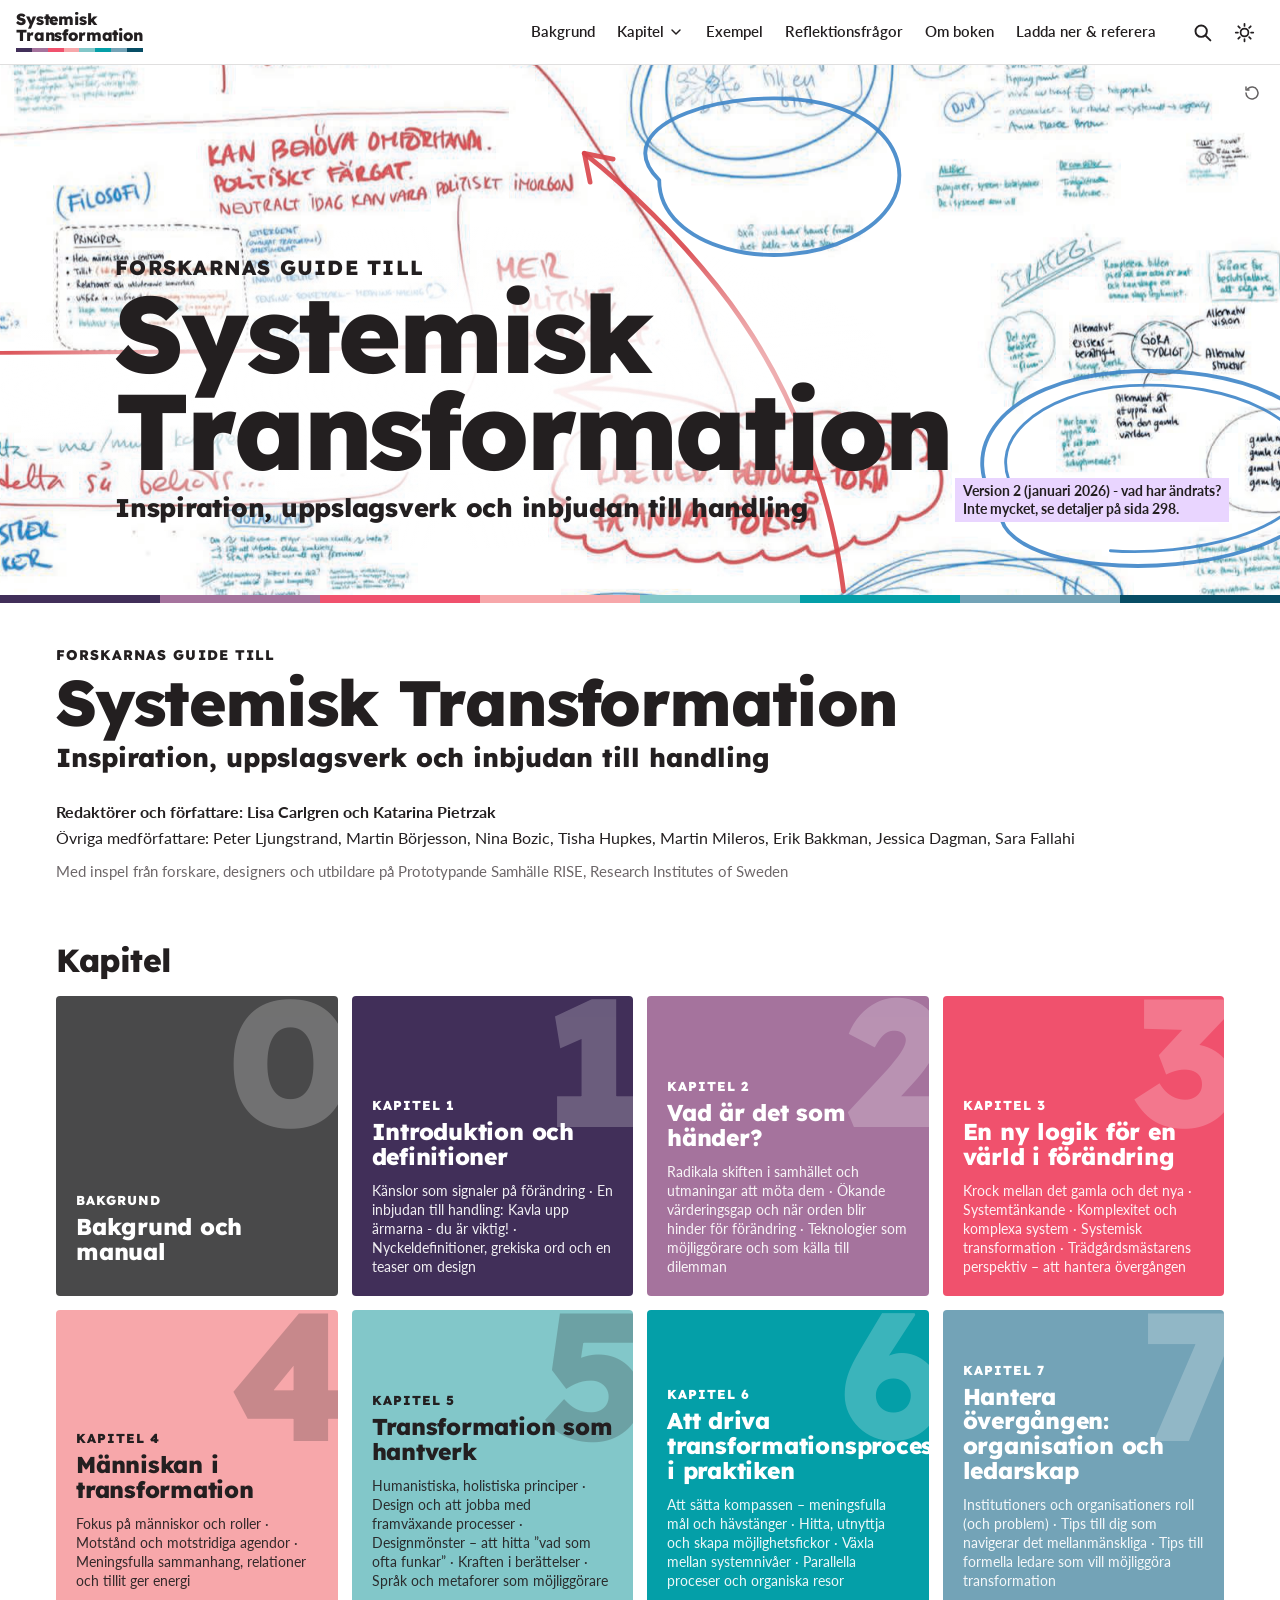
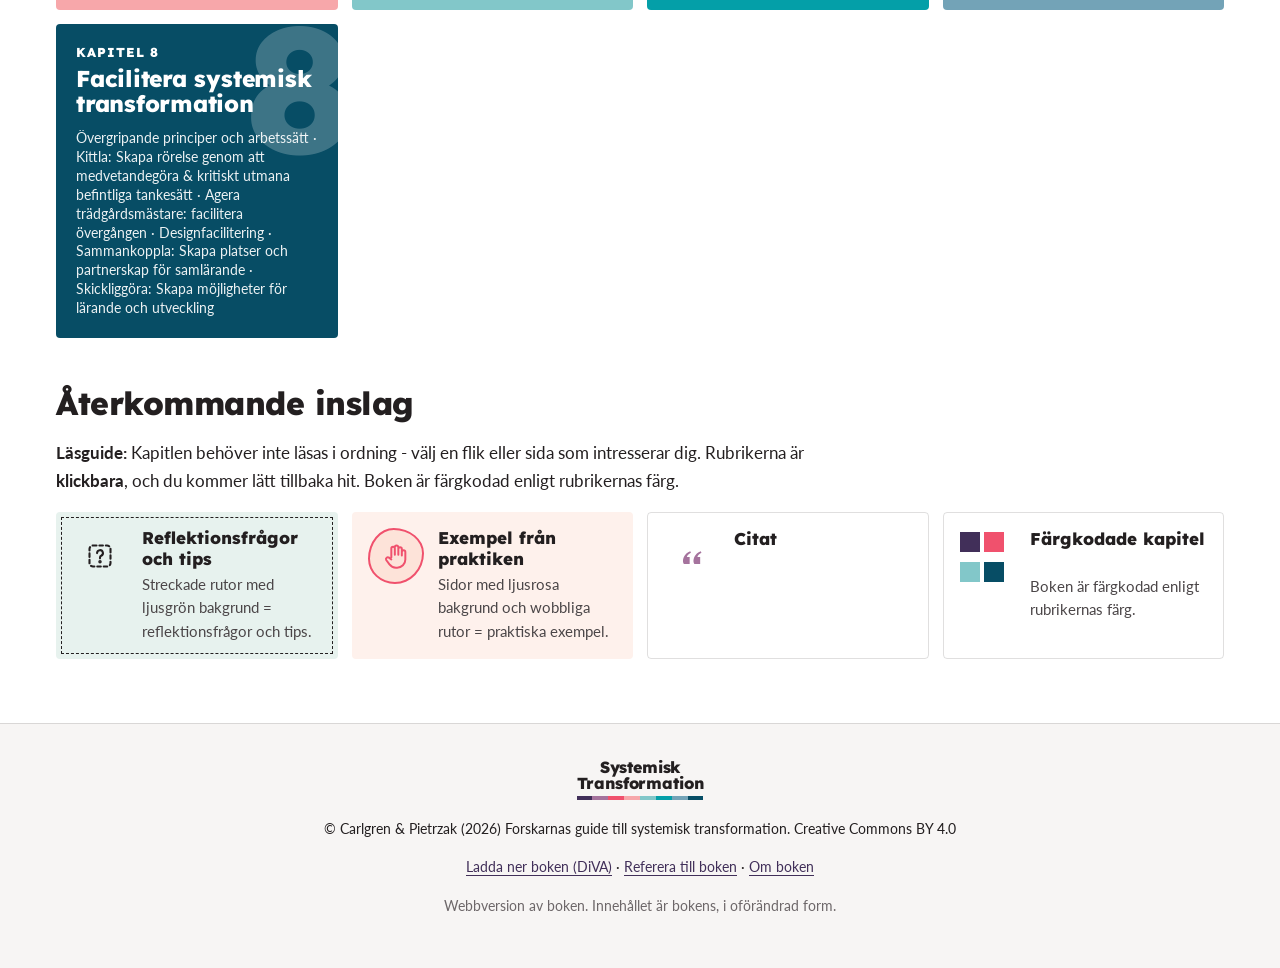
<file: index.html>
<!doctype html>
<html lang="sv">
<head>
<meta charset="utf-8">
<meta name="viewport" content="width=device-width, initial-scale=1">
<title>Systemisk Transformation – Forskarnas guide</title>
<meta name="description" content="Webbversion av Forskarnas guide till Systemisk Transformation: Inspiration, uppslagsverk och inbjudan till handling (RISE).">
<meta name="color-scheme" content="light dark">
<script>try{var t=localStorage.getItem('st-tema');if(t)document.documentElement.dataset.theme=t;}catch(e){}</script>
<link rel="preconnect" href="https://fonts.googleapis.com">
<link rel="preconnect" href="https://fonts.gstatic.com" crossorigin>
<link href="https://fonts.googleapis.com/css2?family=Lato:ital,wght@0,400;0,700;1,400;1,700&family=Lexend:wght@600;800&family=Roboto+Mono:wght@400;500&family=Caveat:wght@600&display=swap" rel="stylesheet">
<link rel="stylesheet" href="assets/style.css">
<link rel="icon" href="assets/favicon.svg" type="image/svg+xml">
</head>
<body class="hem-sida">
<svg xmlns="http://www.w3.org/2000/svg" style="display:none" aria-hidden="true">
<symbol id="i-chev" viewBox="0 0 24 24"><path d="M6 9l6 6 6-6" fill="none" stroke="currentColor" stroke-width="2.2" stroke-linecap="round" stroke-linejoin="round"/></symbol>
<symbol id="i-sok" viewBox="0 0 24 24"><g fill="none" stroke="currentColor" stroke-width="2.2" stroke-linecap="round"><circle cx="10.5" cy="10.5" r="6.5"/><path d="M15.5 15.5L21 21"/></g></symbol>
<symbol id="i-sol" viewBox="0 0 24 24"><g fill="none" stroke="currentColor" stroke-width="2" stroke-linecap="round"><circle cx="12" cy="12" r="4.5"/><path d="M12 2v2.5M12 19.5V22M2 12h2.5M19.5 12H22M4.9 4.9l1.8 1.8M17.3 17.3l1.8 1.8M4.9 19.1l1.8-1.8M17.3 6.7l1.8-1.8"/></g></symbol>
<symbol id="i-mane" viewBox="0 0 24 24"><path d="M20 14.5A8.5 8.5 0 0 1 9.5 4a8.5 8.5 0 1 0 10.5 10.5z" fill="none" stroke="currentColor" stroke-width="2" stroke-linejoin="round"/></symbol>
<symbol id="i-meny" viewBox="0 0 24 24"><path d="M4 7h16M4 12h16M4 17h16" fill="none" stroke="currentColor" stroke-width="2.2" stroke-linecap="round"/></symbol>
<symbol id="i-x" viewBox="0 0 24 24"><path d="M6 6l12 12M18 6L6 18" fill="none" stroke="currentColor" stroke-width="2.2" stroke-linecap="round"/></symbol>
<symbol id="i-kopia" viewBox="0 0 24 24"><g fill="none" stroke="currentColor" stroke-width="2" stroke-linejoin="round"><rect x="8" y="8" width="12" height="12" rx="2"/><path d="M16 8V5a1 1 0 0 0-1-1H5a1 1 0 0 0-1 1v10a1 1 0 0 0 1 1h3"/></g></symbol>
<symbol id="i-bock" viewBox="0 0 24 24"><path d="M5 12.5l4.5 4.5L19 7" fill="none" stroke="currentColor" stroke-width="2.6" stroke-linecap="round" stroke-linejoin="round"/></symbol>
<symbol id="i-hand" viewBox="0 0 24 24"><path d="M8 13V5.5a1.5 1.5 0 0 1 3 0V11m0-6.5a1.5 1.5 0 0 1 3 0V11m0-5a1.5 1.5 0 0 1 3 0v5.5m0-3a1.5 1.5 0 0 1 3 0V15a7 7 0 0 1-7 7h-1a7 7 0 0 1-5.6-2.8L3.6 15.4a1.6 1.6 0 0 1 2.4-2l2 1.6" fill="none" stroke="currentColor" stroke-width="1.7" stroke-linecap="round" stroke-linejoin="round"/></symbol>
<symbol id="i-fraga" viewBox="0 0 24 24"><g fill="none" stroke="currentColor" stroke-width="1.8" stroke-linecap="round"><rect x="3" y="3" width="18" height="18" rx="3" stroke-dasharray="3 2.5"/><path d="M9.5 9.5a2.5 2.5 0 1 1 3.5 2.3c-.7.3-1 .9-1 1.6V14"/><circle cx="12" cy="17" r=".6" fill="currentColor"/></g></symbol>
<symbol id="i-citat" viewBox="0 0 24 24"><path d="M5 18c-1-1.5-1-3.6 0-6 1-2.3 3-4 5.5-5l.6 1.4C9 9.4 8 10.6 7.6 12H10v6zm9 0c-1-1.5-1-3.6 0-6 1-2.3 3-4 5.5-5l.6 1.4C18 9.4 17 10.6 16.6 12H19v6z" fill="currentColor"/></symbol>
<symbol id="i-ner" viewBox="0 0 24 24"><path d="M12 4v11m-5-5l5 5 5-5M5 20h14" fill="none" stroke="currentColor" stroke-width="2.2" stroke-linecap="round" stroke-linejoin="round"/></symbol>
<symbol id="i-ut" viewBox="0 0 24 24"><path d="M14 4h6v6M20 4l-9 9M18 14v5a1 1 0 0 1-1 1H5a1 1 0 0 1-1-1V7a1 1 0 0 1 1-1h5" fill="none" stroke="currentColor" stroke-width="2" stroke-linecap="round" stroke-linejoin="round"/></symbol>
<symbol id="i-spela" viewBox="0 0 24 24"><path d="M4 12a8 8 0 1 0 2.4-5.7M4 4v4h4" fill="none" stroke="currentColor" stroke-width="2" stroke-linecap="round" stroke-linejoin="round"/></symbol>
<symbol id="i-pil-v" viewBox="0 0 24 24"><path d="M19 12H5m6-6l-6 6 6 6" fill="none" stroke="currentColor" stroke-width="2.2" stroke-linecap="round" stroke-linejoin="round"/></symbol>
<symbol id="i-pil-h" viewBox="0 0 24 24"><path d="M5 12h14m-6-6l6 6-6 6" fill="none" stroke="currentColor" stroke-width="2.2" stroke-linecap="round" stroke-linejoin="round"/></symbol>
</svg>
<a class="skip" href="#main">Hoppa till innehållet</a>
<header class="topbar">
<div class="topbar-in">
<a class="logo" href="index.html" aria-label="Systemisk Transformation, startsida"><span class="logo-w">Systemisk<br>Transformation</span><span class="logo-bar" aria-hidden="true"><i style="background:#412f59"></i><i style="background:#a5739d"></i><i style="background:#f0516d"></i><i style="background:#f7a7aa"></i><i style="background:#82c7c9"></i><i style="background:#049fa8"></i><i style="background:#73a3b7"></i><i style="background:#074d65"></i></span></a>
<nav class="mainnav" aria-label="Huvudmeny">
<a href="bakgrund.html" class="">Bakgrund</a>
<div class="dd"><button class="dd-btn" aria-expanded="false" aria-controls="dd-kap">Kapitel<svg aria-hidden="true"><use href="#i-chev"/></svg></button>
<ul class="dd-menu" id="dd-kap"><li><a href="bakgrund.html" style="--kap:#49494a;--on-kap:#ffffff"><span class="dd-num">0</span><span>Bakgrund och manual</span></a></li><li><a href="kapitel-1.html" style="--kap:#412f59;--on-kap:#ffffff"><span class="dd-num">1</span><span>Introduktion och definitioner</span></a></li><li><a href="kapitel-2.html" style="--kap:#a5739d;--on-kap:#ffffff"><span class="dd-num">2</span><span>Vad är det som händer?</span></a></li><li><a href="kapitel-3.html" style="--kap:#f0516d;--on-kap:#ffffff"><span class="dd-num">3</span><span>En ny logik för en värld i förändring</span></a></li><li><a href="kapitel-4.html" style="--kap:#f7a7aa;--on-kap:#231f20"><span class="dd-num">4</span><span>Människan i transformation</span></a></li><li><a href="kapitel-5.html" style="--kap:#82c7c9;--on-kap:#231f20"><span class="dd-num">5</span><span>Transformation som hantverk</span></a></li><li><a href="kapitel-6.html" style="--kap:#049fa8;--on-kap:#ffffff"><span class="dd-num">6</span><span>Att driva transformationsprocesser i praktiken</span></a></li><li><a href="kapitel-7.html" style="--kap:#73a3b7;--on-kap:#ffffff"><span class="dd-num">7</span><span>Hantera övergången: organisation och ledarskap</span></a></li><li><a href="kapitel-8.html" style="--kap:#074d65;--on-kap:#ffffff"><span class="dd-num">8</span><span>Facilitera systemisk transformation</span></a></li></ul></div>
<a href="exempel.html" class="">Exempel</a><a href="reflektion.html" class="">Reflektionsfrågor</a><a href="om.html" class="">Om boken</a><a href="ladda-ner.html" class="">Ladda ner &amp; referera</a>
</nav>
<div class="tools">
<button class="icon-btn sok-btn" aria-label="Sök i boken" title="Sök i boken (/)"><svg aria-hidden="true"><use href="#i-sok"/></svg></button>
<button class="icon-btn tema-btn" aria-label="Byt mellan ljust och mörkt tema" title="Byt mellan ljust och mörkt tema"><svg class="sun" aria-hidden="true"><use href="#i-sol"/></svg><svg class="moon" aria-hidden="true"><use href="#i-mane"/></svg></button>
<button class="icon-btn meny-btn" aria-label="Meny" aria-expanded="false" aria-controls="mobilmeny"><svg aria-hidden="true"><use href="#i-meny"/></svg></button>
</div>
</div>
<div class="progress" aria-hidden="true"><i></i></div>
</header>
<div class="mobilmeny" id="mobilmeny" hidden>
<nav aria-label="Meny">
<a href="index.html">Startsida</a>
<p class="mm-h">Kapitel</p>
<ul><li><a href="bakgrund.html" style="--kap:#49494a;--on-kap:#ffffff"><span class="dd-num">0</span><span>Bakgrund och manual</span></a></li><li><a href="kapitel-1.html" style="--kap:#412f59;--on-kap:#ffffff"><span class="dd-num">1</span><span>Introduktion och definitioner</span></a></li><li><a href="kapitel-2.html" style="--kap:#a5739d;--on-kap:#ffffff"><span class="dd-num">2</span><span>Vad är det som händer?</span></a></li><li><a href="kapitel-3.html" style="--kap:#f0516d;--on-kap:#ffffff"><span class="dd-num">3</span><span>En ny logik för en värld i förändring</span></a></li><li><a href="kapitel-4.html" style="--kap:#f7a7aa;--on-kap:#231f20"><span class="dd-num">4</span><span>Människan i transformation</span></a></li><li><a href="kapitel-5.html" style="--kap:#82c7c9;--on-kap:#231f20"><span class="dd-num">5</span><span>Transformation som hantverk</span></a></li><li><a href="kapitel-6.html" style="--kap:#049fa8;--on-kap:#ffffff"><span class="dd-num">6</span><span>Att driva transformationsprocesser i praktiken</span></a></li><li><a href="kapitel-7.html" style="--kap:#73a3b7;--on-kap:#ffffff"><span class="dd-num">7</span><span>Hantera övergången: organisation och ledarskap</span></a></li><li><a href="kapitel-8.html" style="--kap:#074d65;--on-kap:#ffffff"><span class="dd-num">8</span><span>Facilitera systemisk transformation</span></a></li></ul>
<p class="mm-h">Mer</p>
<a href="exempel.html">Exempel från praktiken</a>
<a href="reflektion.html">Reflektionsfrågor</a>
<a href="om.html">Om boken</a>
<a href="ladda-ner.html">Ladda ner &amp; referera</a>
</nav>
</div>
<div class="sok" id="sok" hidden role="dialog" aria-modal="true" aria-label="Sök i boken">
<div class="sok-panel">
<div class="sok-rad"><svg aria-hidden="true"><use href="#i-sok"/></svg><input type="search" id="sok-in" placeholder="Sök i boken, t.ex. möjlighetsfickor" autocomplete="off" aria-label="Sökord"><button class="icon-btn sok-stang" aria-label="Stäng"><svg aria-hidden="true"><use href="#i-x"/></svg></button></div>
<p class="sok-info" id="sok-info" aria-live="polite"></p>
<ol class="sok-res" id="sok-res"></ol>
</div></div>
<main id="main" class="hem">
<section class="omslag" aria-label="Bokens omslag">
<div class="omslag-skiss" role="img" aria-label="Whiteboardskiss med anteckningar i rött och blått, bakgrunden på bokens omslag"></div>
<svg class="omslag-drag" viewBox="0 0 1600 560" preserveAspectRatio="xMidYMid slice" aria-hidden="true">
<g fill="none" stroke-linecap="round" stroke-linejoin="round">
<path class="d d1" pathLength="1" stroke="#d9454b" stroke-width="5" d="M1012 548 C 1000 450, 960 330, 880 230 C 840 180, 790 130, 742 92"/>
<path class="d d2" pathLength="1" stroke="#d9454b" stroke-width="5" d="M742 92 L 772 98 M742 92 L 748 122"/>
<path class="d d3" pathLength="1" stroke="#3f86c8" stroke-width="4" d="M1180 470 C 1120 400, 1180 330, 1300 320 C 1430 310, 1530 360, 1520 430 C 1510 500, 1380 530, 1280 520 C 1200 512, 1150 480, 1190 440"/>
<path class="d d4" pathLength="1" stroke="#3f86c8" stroke-width="3" d="M1196 452 C 1150 395, 1215 340, 1310 334 C 1420 328, 1505 372, 1498 428 C 1490 488, 1370 512, 1290 506"/>
<path class="d d5" pathLength="1" stroke="#d9454b" stroke-width="4" d="M60 300 C 300 300, 520 296, 690 290"/>
<path class="d d6" pathLength="1" stroke="#3f86c8" stroke-width="4" d="M820 120 C 760 60, 900 20, 990 40 C 1080 60, 1100 140, 1020 180 C 940 220, 820 190, 820 120"/>
</g>
</svg>
<div class="omslag-glow" aria-hidden="true"></div>
<div class="omslag-text" aria-hidden="true">
<p class="omslag-kicker">FORSKARNAS GUIDE TILL</p>
<p class="omslag-titel"><span class="ord"><span style="--i:0">S</span><span style="--i:1">y</span><span style="--i:2">s</span><span style="--i:3">t</span><span style="--i:4">e</span><span style="--i:5">m</span><span style="--i:6">i</span><span style="--i:7">s</span><span style="--i:8">k</span></span><span class="ord"><span style="--i:9">T</span><span style="--i:10">r</span><span style="--i:11">a</span><span style="--i:12">n</span><span style="--i:13">s</span><span style="--i:14">f</span><span style="--i:15">o</span><span style="--i:16">r</span><span style="--i:17">m</span><span style="--i:18">a</span><span style="--i:19">t</span><span style="--i:20">i</span><span style="--i:21">o</span><span style="--i:22">n</span></span></p>
<p class="omslag-sub">Inspiration, uppslagsverk och inbjudan till handling</p>
</div>
<a class="omslag-version" href="om.html#bollen-ar-i-rullning">Version 2 (januari 2026) - vad har ändrats?<br>Inte mycket, se detaljer på sida 298.</a>
<button class="omslag-spela" type="button" aria-label="Spela omslagets animation igen" title="Spela igen"><svg aria-hidden="true"><use href="#i-spela"/></svg></button>
<div class="omslag-band" aria-hidden="true"><i></i><i></i><i></i><i></i><i></i><i></i><i></i><i></i></div>
</section>

<section class="hem-intro">
<p class="kicker">Forskarnas guide till</p>
<h1>Systemisk Transformation</h1>
<p class="hem-sub">Inspiration, uppslagsverk och inbjudan till handling</p>
<p class="hem-auth">Redaktörer och författare: Lisa Carlgren och Katarina Pietrzak<br>Övriga medförfattare: Peter Ljungstrand, Martin Börjesson, Nina Bozic, Tisha Hupkes, Martin Mileros, Erik Bakkman, Jessica Dagman, Sara Fallahi</p>
<p class="hem-inspel">Med inspel från forskare, designers och utbildare på Prototypande Samhälle RISE, Research Institutes of Sweden</p>
</section>
<section class="hem-kap" aria-labelledby="kap-h">
<h2 id="kap-h" class="hem-h">Kapitel</h2>
<ol class="kort-g"><li><a class="kort" href="bakgrund.html" style="--kap:#49494a;--on-kap:#ffffff">
<span class="kort-num" aria-hidden="true">0</span>
<span class="kort-label">Bakgrund</span>
<span class="kort-t">Bakgrund och manual</span>
<span class="kort-s"></span>
</a></li><li><a class="kort" href="kapitel-1.html" style="--kap:#412f59;--on-kap:#ffffff">
<span class="kort-num" aria-hidden="true">1</span>
<span class="kort-label">Kapitel 1</span>
<span class="kort-t">Introduktion och definitioner</span>
<span class="kort-s">Känslor som signaler på förändring · En inbjudan till handling: Kavla upp ärmarna - du är viktig! · Nyckeldefinitioner, grekiska ord och en teaser om design</span>
</a></li><li><a class="kort" href="kapitel-2.html" style="--kap:#a5739d;--on-kap:#ffffff">
<span class="kort-num" aria-hidden="true">2</span>
<span class="kort-label">Kapitel 2</span>
<span class="kort-t">Vad är det som händer?</span>
<span class="kort-s">Radikala skiften i samhället och utmaningar att möta dem · Ökande värderingsgap och när orden blir hinder för förändring · Teknologier som möjliggörare och som källa till dilemman</span>
</a></li><li><a class="kort" href="kapitel-3.html" style="--kap:#f0516d;--on-kap:#ffffff">
<span class="kort-num" aria-hidden="true">3</span>
<span class="kort-label">Kapitel 3</span>
<span class="kort-t">En ny logik för en värld i förändring</span>
<span class="kort-s">Krock mellan det gamla och det nya · Systemtänkande · Komplexitet och komplexa system · Systemisk transformation · Trädgårdsmästarens perspektiv – att hantera övergången</span>
</a></li><li><a class="kort" href="kapitel-4.html" style="--kap:#f7a7aa;--on-kap:#231f20">
<span class="kort-num" aria-hidden="true">4</span>
<span class="kort-label">Kapitel 4</span>
<span class="kort-t">Människan i transformation</span>
<span class="kort-s">Fokus på människor och roller · Motstånd och motstridiga agendor · Meningsfulla sammanhang, relationer och tillit ger energi</span>
</a></li><li><a class="kort" href="kapitel-5.html" style="--kap:#82c7c9;--on-kap:#231f20">
<span class="kort-num" aria-hidden="true">5</span>
<span class="kort-label">Kapitel 5</span>
<span class="kort-t">Transformation som hantverk</span>
<span class="kort-s">Humanistiska, holistiska principer · Design och att jobba med framväxande processer · Designmönster – att hitta ”vad som ofta funkar” · Kraften i berättelser · Språk och metaforer som möjliggörare</span>
</a></li><li><a class="kort" href="kapitel-6.html" style="--kap:#049fa8;--on-kap:#ffffff">
<span class="kort-num" aria-hidden="true">6</span>
<span class="kort-label">Kapitel 6</span>
<span class="kort-t">Att driva transformationsprocesser i praktiken</span>
<span class="kort-s">Att sätta kompassen – meningsfulla mål och hävstänger · Hitta, utnyttja och skapa möjlighetsfickor · Växla mellan systemnivåer · Parallella proceser och organiska resor</span>
</a></li><li><a class="kort" href="kapitel-7.html" style="--kap:#73a3b7;--on-kap:#ffffff">
<span class="kort-num" aria-hidden="true">7</span>
<span class="kort-label">Kapitel 7</span>
<span class="kort-t">Hantera övergången: organisation och ledarskap</span>
<span class="kort-s">Institutioners och organisationers roll (och problem) · Tips till dig som navigerar det mellanmänskliga · Tips till formella ledare som vill möjliggöra transformation</span>
</a></li><li><a class="kort" href="kapitel-8.html" style="--kap:#074d65;--on-kap:#ffffff">
<span class="kort-num" aria-hidden="true">8</span>
<span class="kort-label">Kapitel 8</span>
<span class="kort-t">Facilitera systemisk transformation</span>
<span class="kort-s">Övergripande principer och arbetssätt · Kittla: Skapa rörelse genom att medvetandegöra &amp; kritiskt utmana befintliga tankesätt · Agera trädgårdsmästare: facilitera övergången · Designfacilitering · Sammankoppla: Skapa platser och partnerskap för samlärande · Skickliggöra: Skapa möjligheter för lärande och utveckling</span>
</a></li></ol>
</section>
<section class="legend" aria-labelledby="legend-h">
<h2 id="legend-h" class="hem-h">Återkommande inslag</h2>
<p class="legend-guide"><strong>Läsguide:</strong> Kapitlen behöver inte läsas i ordning - välj en flik eller sida som intresserar dig. Rubrikerna är <strong>klickbara</strong>, och du kommer lätt tillbaka hit. Boken är färgkodad enligt rubrikernas färg.</p>
<ul class="legend-g">
<li><a class="lg lg-reflektion" href="reflektion.html"><span class="lg-prov" aria-hidden="true"><svg><use href="#i-fraga"/></svg></span><span class="lg-t">Reflektionsfrågor och tips</span><span class="lg-d">Streckade rutor med ljusgrön bakgrund = reflektionsfrågor och tips.</span></a></li>
<li><a class="lg lg-exempel" href="exempel.html"><span class="lg-prov" aria-hidden="true"><svg><use href="#i-hand"/></svg></span><span class="lg-t">Exempel från praktiken</span><span class="lg-d">Sidor med ljusrosa bakgrund och wobbliga rutor = praktiska exempel.</span></a></li>
<li><a class="lg lg-citat" href="kapitel-1.html#design-och-konstnarliga-perspektiv-som-aterkommande-teman"><span class="lg-prov" aria-hidden="true"><svg><use href="#i-citat"/></svg></span><span class="lg-t">Citat</span></a></li>
<li><a class="lg lg-farg" href="#kap-h"><span class="lg-prov" aria-hidden="true"><i></i><i></i><i></i><i></i></span><span class="lg-t">Färgkodade kapitel</span><span class="lg-d">Boken är färgkodad enligt rubrikernas färg.</span></a></li>
</ul>
</section>

</main>
<footer class="sidfot">
<div class="sidfot-in">
<a class="logo" href="index.html" aria-label="Systemisk Transformation, startsida"><span class="logo-w">Systemisk<br>Transformation</span><span class="logo-bar" aria-hidden="true"><i style="background:#412f59"></i><i style="background:#a5739d"></i><i style="background:#f0516d"></i><i style="background:#f7a7aa"></i><i style="background:#82c7c9"></i><i style="background:#049fa8"></i><i style="background:#73a3b7"></i><i style="background:#074d65"></i></span></a>
<p>© Carlgren &amp; Pietrzak (2026) Forskarnas guide till systemisk transformation. Creative Commons BY 4.0</p>
<p><a href="ladda-ner.html">Ladda ner boken (DiVA)</a> · <a href="ladda-ner.html#referera">Referera till boken</a> · <a href="om.html">Om boken</a></p>
<p class="liten">Webbversion av boken. Innehållet är bokens, i oförändrad form.</p>
</div>
</footer>
<script src="assets/app.js" defer></script>
<script src="assets/figures.js" defer></script>
</body>
</html>
</file>
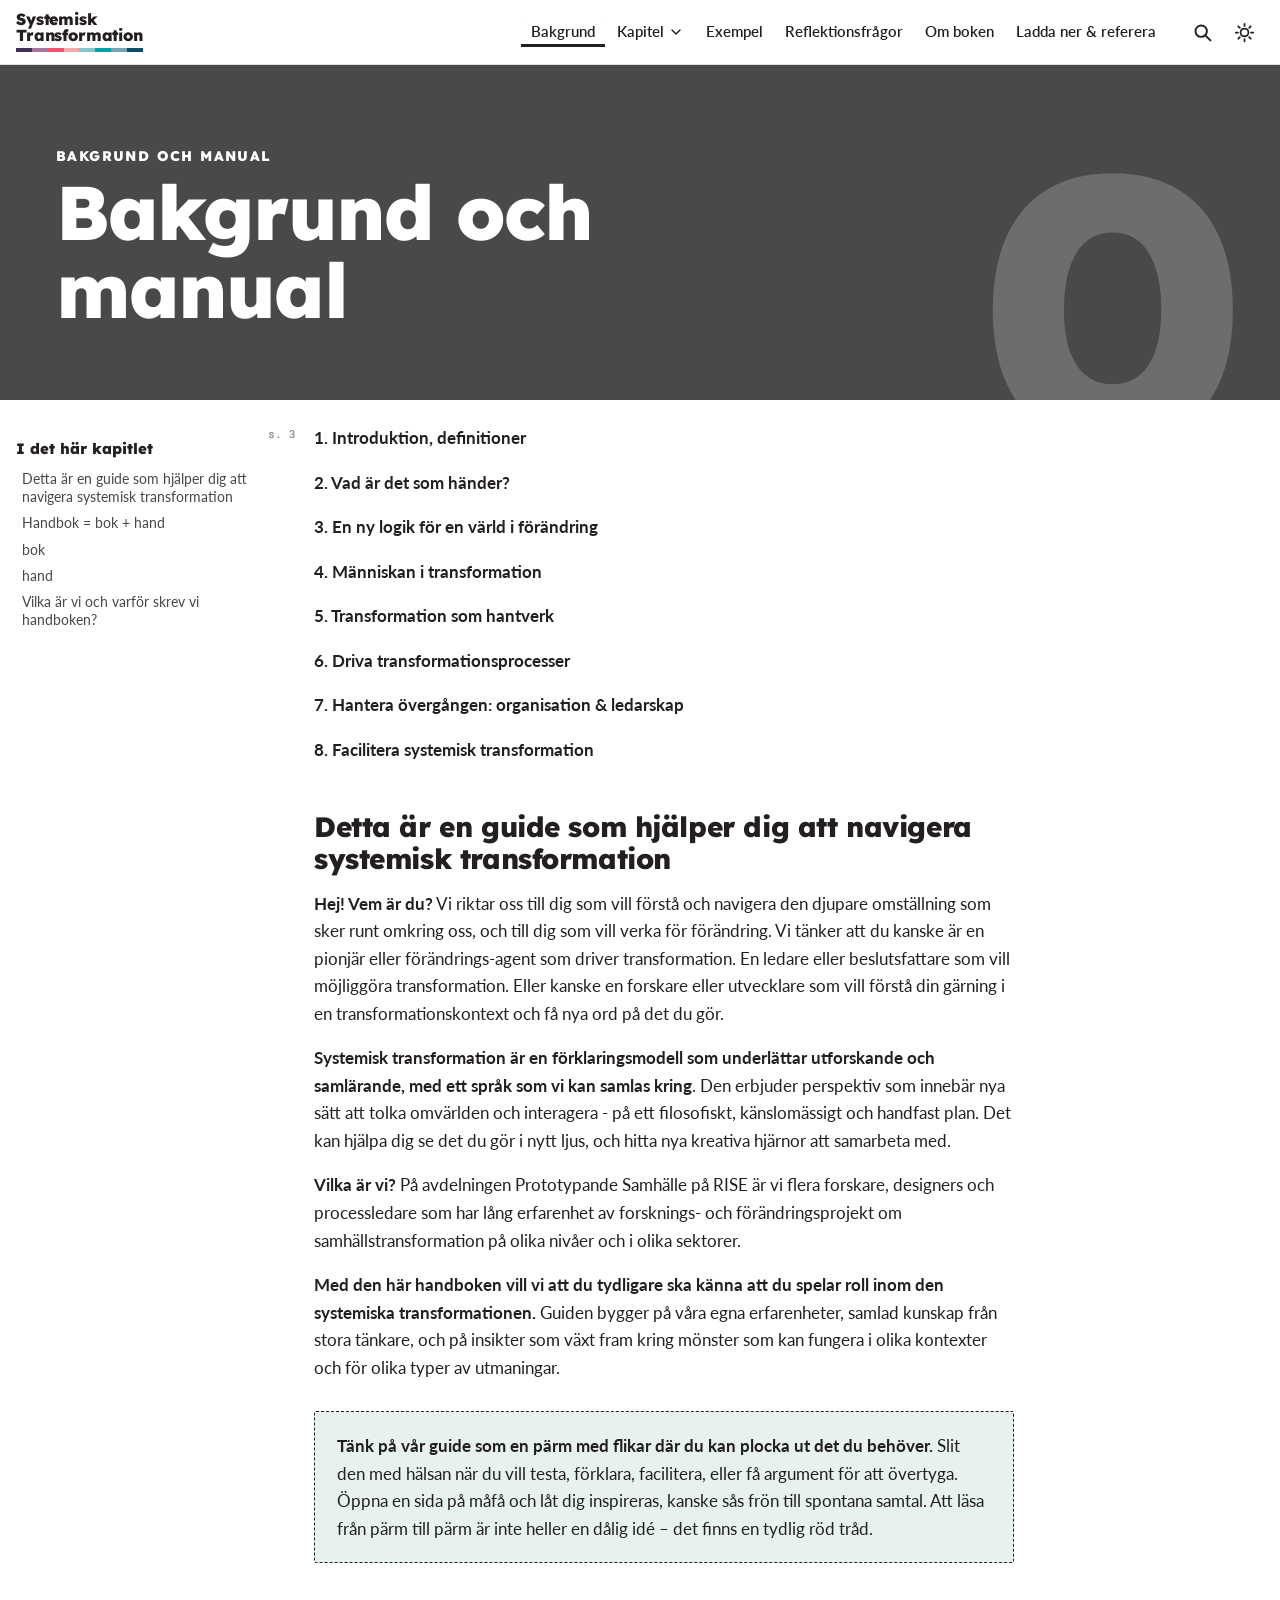
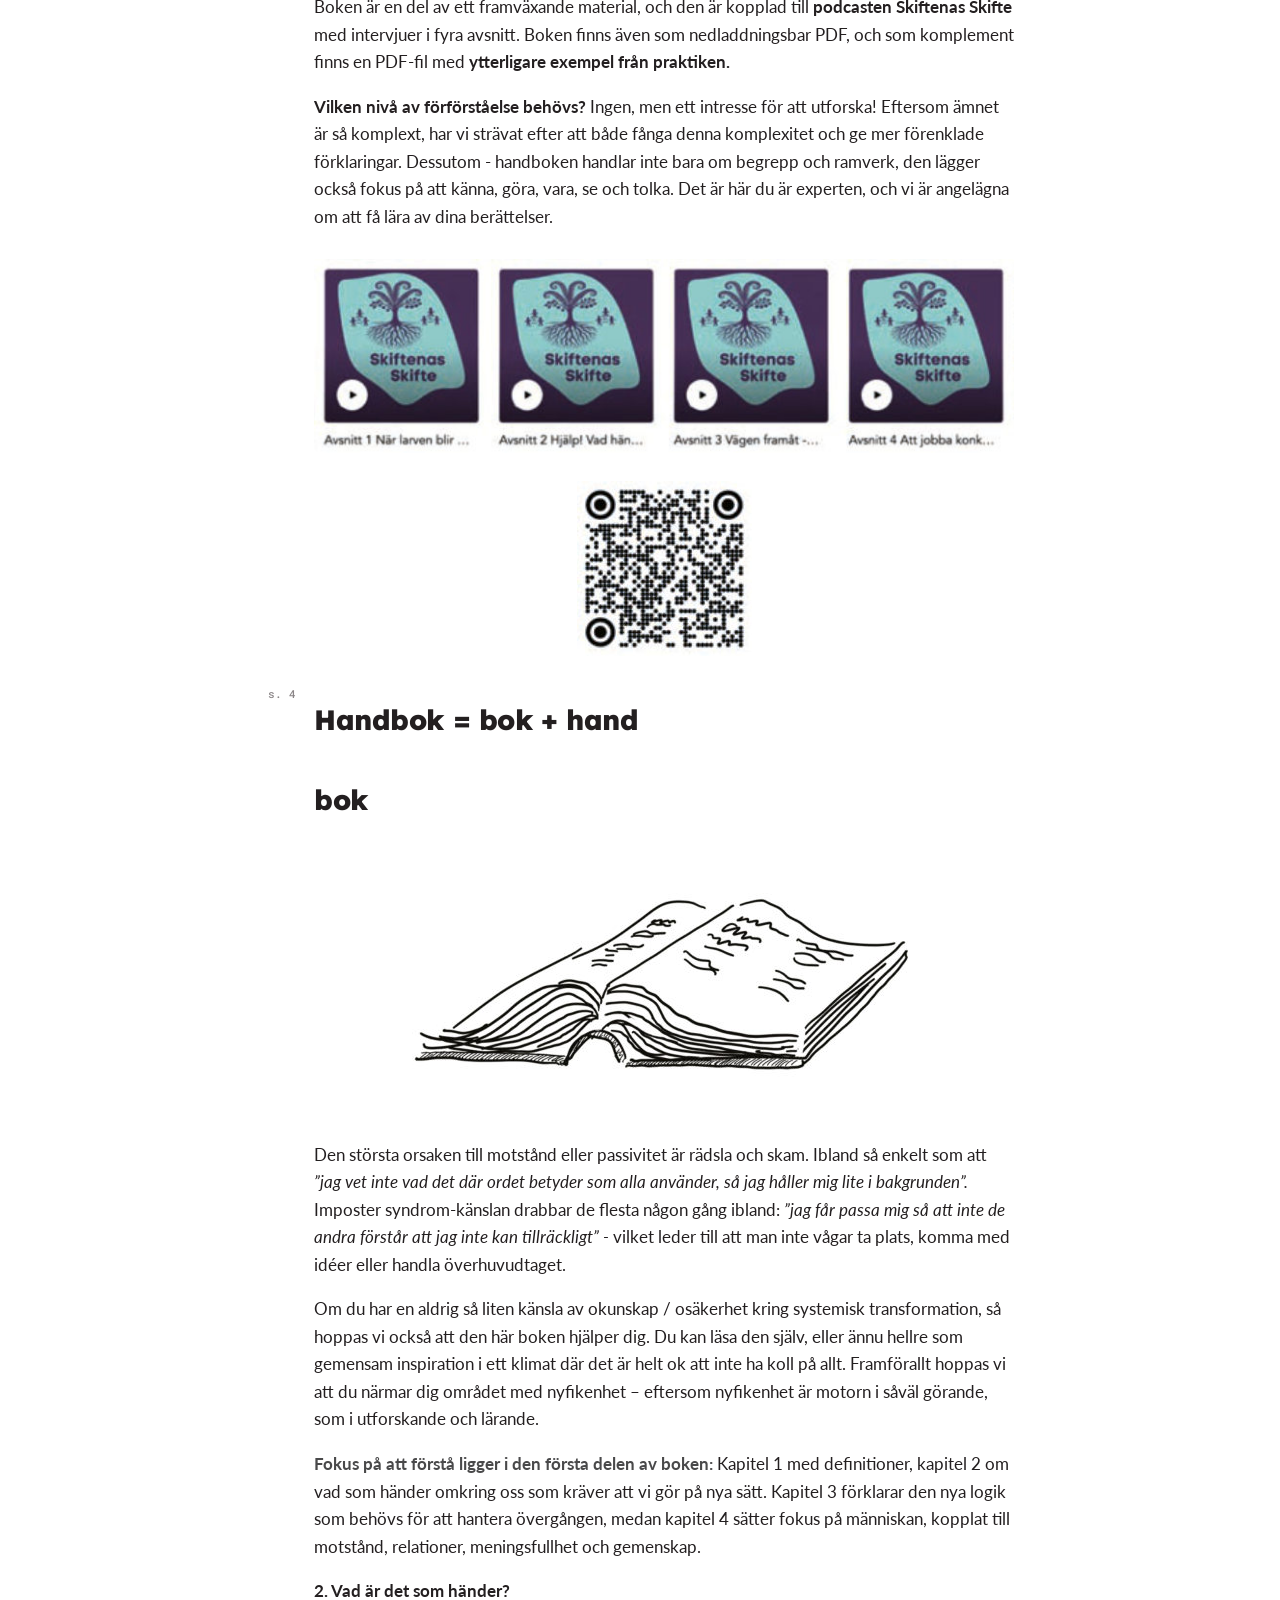
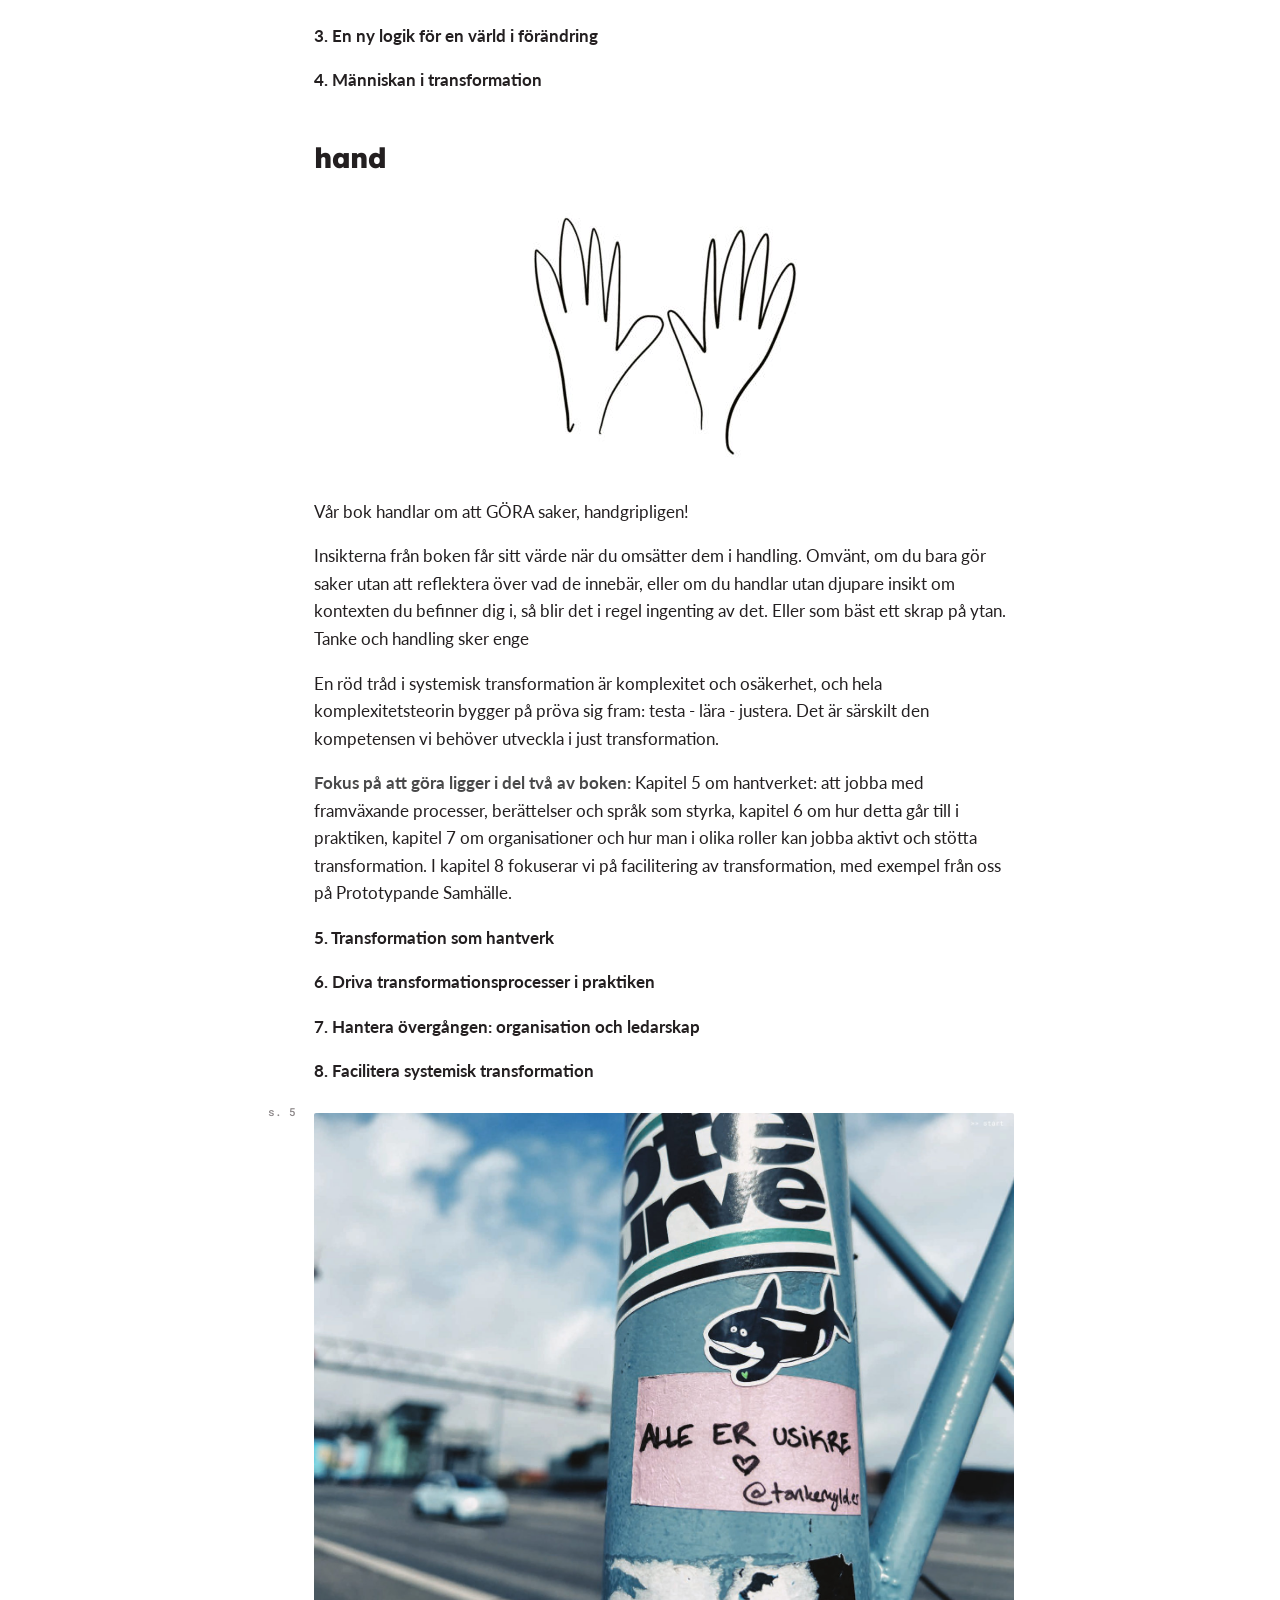
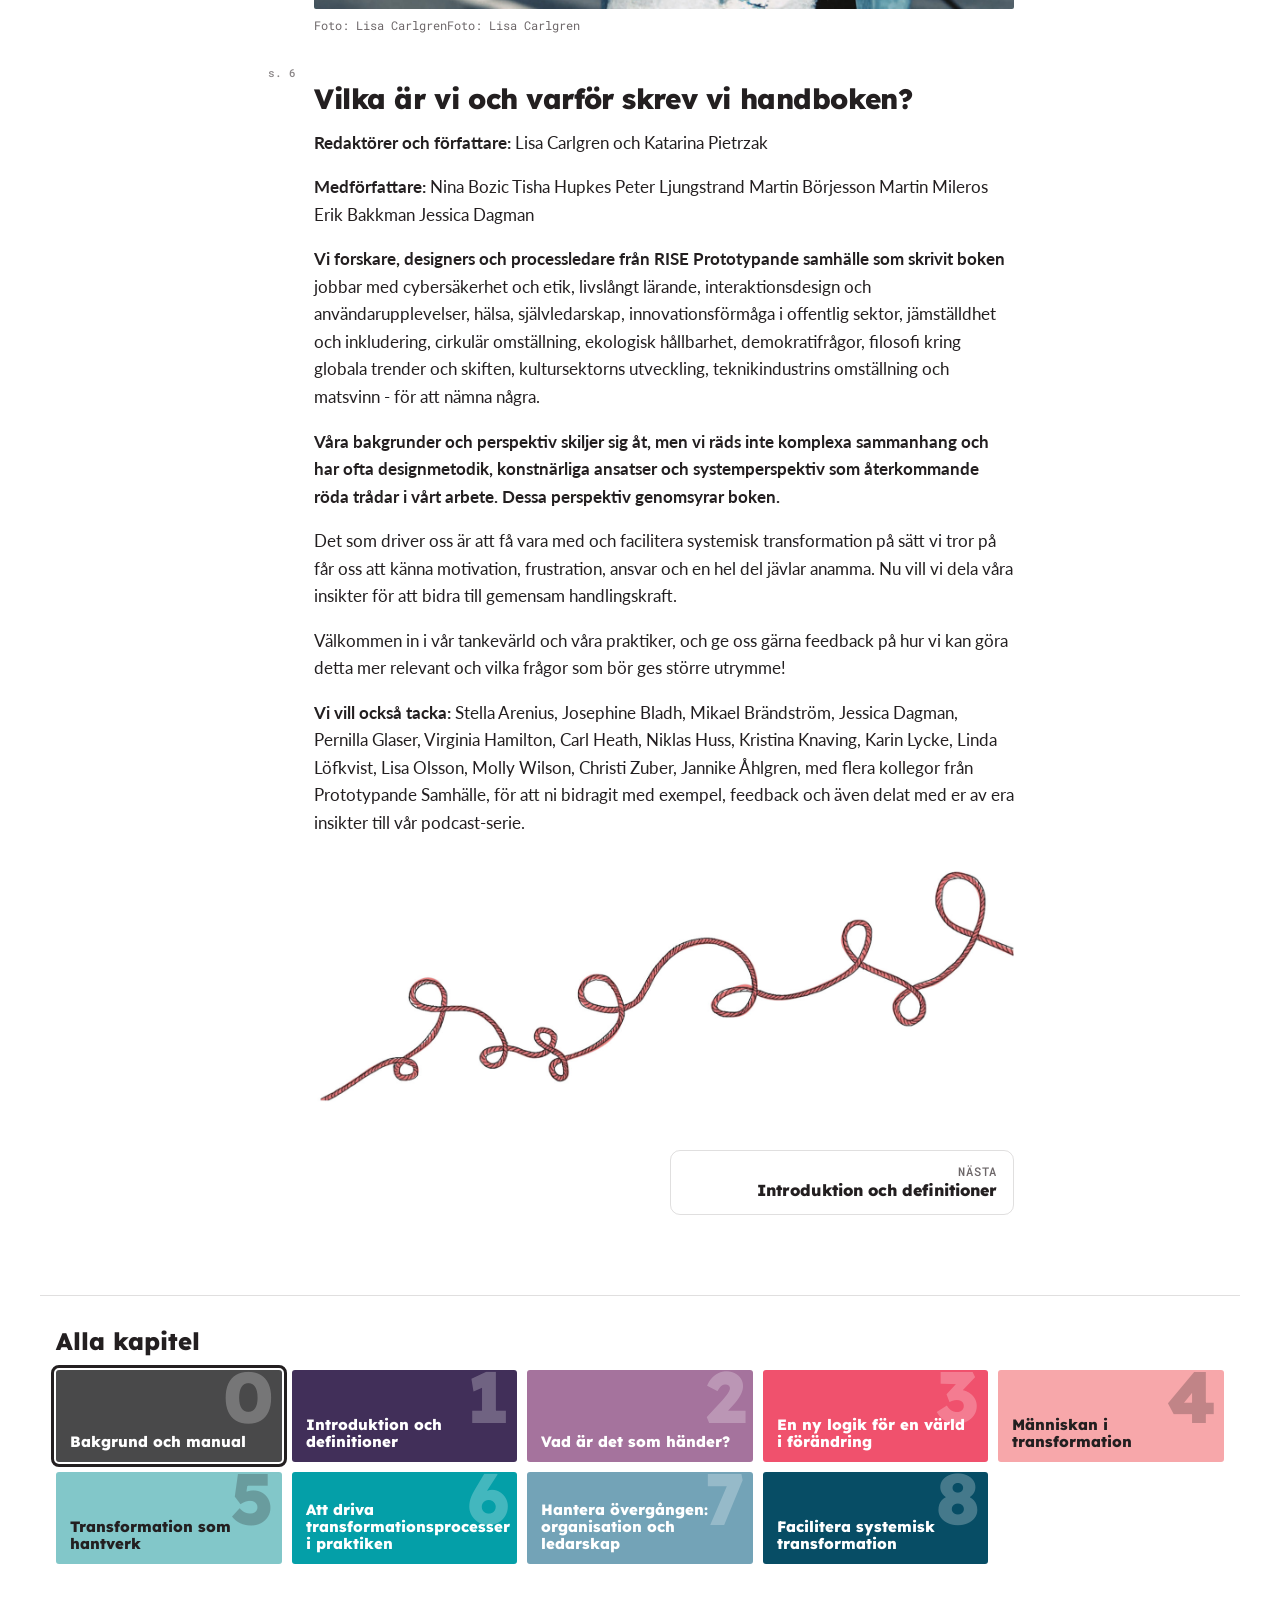
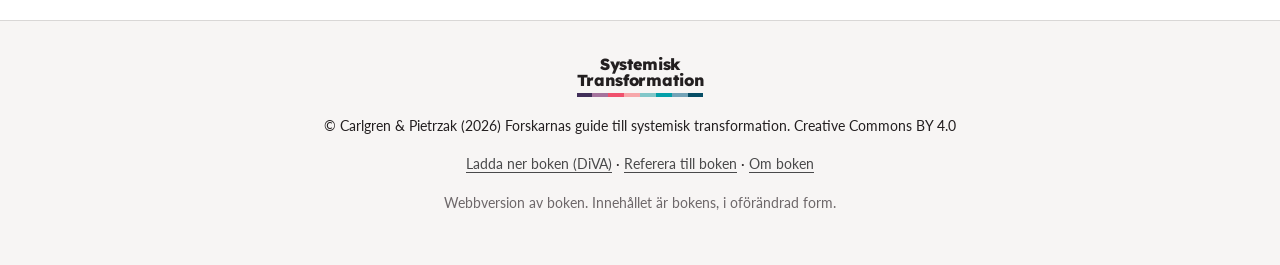
<file: bakgrund.html>
<!doctype html>
<html lang="sv" style="--kap:#49494a;--on-kap:#ffffff;--ink-l:#49494a;--ink-d:#c9c9ca">
<head>
<meta charset="utf-8">
<meta name="viewport" content="width=device-width, initial-scale=1">
<title>Bakgrund och manual – Systemisk Transformation</title>
<meta name="description" content="Bakgrund och manual. Ur Forskarnas guide till Systemisk Transformation.">
<meta name="color-scheme" content="light dark">
<script>try{var t=localStorage.getItem('st-tema');if(t)document.documentElement.dataset.theme=t;}catch(e){}</script>
<link rel="preconnect" href="https://fonts.googleapis.com">
<link rel="preconnect" href="https://fonts.gstatic.com" crossorigin>
<link href="https://fonts.googleapis.com/css2?family=Lato:ital,wght@0,400;0,700;1,400;1,700&family=Lexend:wght@600;800&family=Roboto+Mono:wght@400;500&family=Caveat:wght@600&display=swap" rel="stylesheet">
<link rel="stylesheet" href="assets/style.css">
<link rel="icon" href="assets/favicon.svg" type="image/svg+xml">
</head>
<body class="kap kap-k00">
<svg xmlns="http://www.w3.org/2000/svg" style="display:none" aria-hidden="true">
<symbol id="i-chev" viewBox="0 0 24 24"><path d="M6 9l6 6 6-6" fill="none" stroke="currentColor" stroke-width="2.2" stroke-linecap="round" stroke-linejoin="round"/></symbol>
<symbol id="i-sok" viewBox="0 0 24 24"><g fill="none" stroke="currentColor" stroke-width="2.2" stroke-linecap="round"><circle cx="10.5" cy="10.5" r="6.5"/><path d="M15.5 15.5L21 21"/></g></symbol>
<symbol id="i-sol" viewBox="0 0 24 24"><g fill="none" stroke="currentColor" stroke-width="2" stroke-linecap="round"><circle cx="12" cy="12" r="4.5"/><path d="M12 2v2.5M12 19.5V22M2 12h2.5M19.5 12H22M4.9 4.9l1.8 1.8M17.3 17.3l1.8 1.8M4.9 19.1l1.8-1.8M17.3 6.7l1.8-1.8"/></g></symbol>
<symbol id="i-mane" viewBox="0 0 24 24"><path d="M20 14.5A8.5 8.5 0 0 1 9.5 4a8.5 8.5 0 1 0 10.5 10.5z" fill="none" stroke="currentColor" stroke-width="2" stroke-linejoin="round"/></symbol>
<symbol id="i-meny" viewBox="0 0 24 24"><path d="M4 7h16M4 12h16M4 17h16" fill="none" stroke="currentColor" stroke-width="2.2" stroke-linecap="round"/></symbol>
<symbol id="i-x" viewBox="0 0 24 24"><path d="M6 6l12 12M18 6L6 18" fill="none" stroke="currentColor" stroke-width="2.2" stroke-linecap="round"/></symbol>
<symbol id="i-kopia" viewBox="0 0 24 24"><g fill="none" stroke="currentColor" stroke-width="2" stroke-linejoin="round"><rect x="8" y="8" width="12" height="12" rx="2"/><path d="M16 8V5a1 1 0 0 0-1-1H5a1 1 0 0 0-1 1v10a1 1 0 0 0 1 1h3"/></g></symbol>
<symbol id="i-bock" viewBox="0 0 24 24"><path d="M5 12.5l4.5 4.5L19 7" fill="none" stroke="currentColor" stroke-width="2.6" stroke-linecap="round" stroke-linejoin="round"/></symbol>
<symbol id="i-hand" viewBox="0 0 24 24"><path d="M8 13V5.5a1.5 1.5 0 0 1 3 0V11m0-6.5a1.5 1.5 0 0 1 3 0V11m0-5a1.5 1.5 0 0 1 3 0v5.5m0-3a1.5 1.5 0 0 1 3 0V15a7 7 0 0 1-7 7h-1a7 7 0 0 1-5.6-2.8L3.6 15.4a1.6 1.6 0 0 1 2.4-2l2 1.6" fill="none" stroke="currentColor" stroke-width="1.7" stroke-linecap="round" stroke-linejoin="round"/></symbol>
<symbol id="i-fraga" viewBox="0 0 24 24"><g fill="none" stroke="currentColor" stroke-width="1.8" stroke-linecap="round"><rect x="3" y="3" width="18" height="18" rx="3" stroke-dasharray="3 2.5"/><path d="M9.5 9.5a2.5 2.5 0 1 1 3.5 2.3c-.7.3-1 .9-1 1.6V14"/><circle cx="12" cy="17" r=".6" fill="currentColor"/></g></symbol>
<symbol id="i-citat" viewBox="0 0 24 24"><path d="M5 18c-1-1.5-1-3.6 0-6 1-2.3 3-4 5.5-5l.6 1.4C9 9.4 8 10.6 7.6 12H10v6zm9 0c-1-1.5-1-3.6 0-6 1-2.3 3-4 5.5-5l.6 1.4C18 9.4 17 10.6 16.6 12H19v6z" fill="currentColor"/></symbol>
<symbol id="i-ner" viewBox="0 0 24 24"><path d="M12 4v11m-5-5l5 5 5-5M5 20h14" fill="none" stroke="currentColor" stroke-width="2.2" stroke-linecap="round" stroke-linejoin="round"/></symbol>
<symbol id="i-ut" viewBox="0 0 24 24"><path d="M14 4h6v6M20 4l-9 9M18 14v5a1 1 0 0 1-1 1H5a1 1 0 0 1-1-1V7a1 1 0 0 1 1-1h5" fill="none" stroke="currentColor" stroke-width="2" stroke-linecap="round" stroke-linejoin="round"/></symbol>
<symbol id="i-spela" viewBox="0 0 24 24"><path d="M4 12a8 8 0 1 0 2.4-5.7M4 4v4h4" fill="none" stroke="currentColor" stroke-width="2" stroke-linecap="round" stroke-linejoin="round"/></symbol>
<symbol id="i-pil-v" viewBox="0 0 24 24"><path d="M19 12H5m6-6l-6 6 6 6" fill="none" stroke="currentColor" stroke-width="2.2" stroke-linecap="round" stroke-linejoin="round"/></symbol>
<symbol id="i-pil-h" viewBox="0 0 24 24"><path d="M5 12h14m-6-6l6 6-6 6" fill="none" stroke="currentColor" stroke-width="2.2" stroke-linecap="round" stroke-linejoin="round"/></symbol>
</svg>
<a class="skip" href="#main">Hoppa till innehållet</a>
<header class="topbar">
<div class="topbar-in">
<a class="logo" href="index.html" aria-label="Systemisk Transformation, startsida"><span class="logo-w">Systemisk<br>Transformation</span><span class="logo-bar" aria-hidden="true"><i style="background:#412f59"></i><i style="background:#a5739d"></i><i style="background:#f0516d"></i><i style="background:#f7a7aa"></i><i style="background:#82c7c9"></i><i style="background:#049fa8"></i><i style="background:#73a3b7"></i><i style="background:#074d65"></i></span></a>
<nav class="mainnav" aria-label="Huvudmeny">
<a href="bakgrund.html" class="" aria-current="page">Bakgrund</a>
<div class="dd"><button class="dd-btn" aria-expanded="false" aria-controls="dd-kap">Kapitel<svg aria-hidden="true"><use href="#i-chev"/></svg></button>
<ul class="dd-menu" id="dd-kap"><li><a href="bakgrund.html" aria-current="page" style="--kap:#49494a;--on-kap:#ffffff"><span class="dd-num">0</span><span>Bakgrund och manual</span></a></li><li><a href="kapitel-1.html" style="--kap:#412f59;--on-kap:#ffffff"><span class="dd-num">1</span><span>Introduktion och definitioner</span></a></li><li><a href="kapitel-2.html" style="--kap:#a5739d;--on-kap:#ffffff"><span class="dd-num">2</span><span>Vad är det som händer?</span></a></li><li><a href="kapitel-3.html" style="--kap:#f0516d;--on-kap:#ffffff"><span class="dd-num">3</span><span>En ny logik för en värld i förändring</span></a></li><li><a href="kapitel-4.html" style="--kap:#f7a7aa;--on-kap:#231f20"><span class="dd-num">4</span><span>Människan i transformation</span></a></li><li><a href="kapitel-5.html" style="--kap:#82c7c9;--on-kap:#231f20"><span class="dd-num">5</span><span>Transformation som hantverk</span></a></li><li><a href="kapitel-6.html" style="--kap:#049fa8;--on-kap:#ffffff"><span class="dd-num">6</span><span>Att driva transformationsprocesser i praktiken</span></a></li><li><a href="kapitel-7.html" style="--kap:#73a3b7;--on-kap:#ffffff"><span class="dd-num">7</span><span>Hantera övergången: organisation och ledarskap</span></a></li><li><a href="kapitel-8.html" style="--kap:#074d65;--on-kap:#ffffff"><span class="dd-num">8</span><span>Facilitera systemisk transformation</span></a></li></ul></div>
<a href="exempel.html" class="">Exempel</a><a href="reflektion.html" class="">Reflektionsfrågor</a><a href="om.html" class="">Om boken</a><a href="ladda-ner.html" class="">Ladda ner &amp; referera</a>
</nav>
<div class="tools">
<button class="icon-btn sok-btn" aria-label="Sök i boken" title="Sök i boken (/)"><svg aria-hidden="true"><use href="#i-sok"/></svg></button>
<button class="icon-btn tema-btn" aria-label="Byt mellan ljust och mörkt tema" title="Byt mellan ljust och mörkt tema"><svg class="sun" aria-hidden="true"><use href="#i-sol"/></svg><svg class="moon" aria-hidden="true"><use href="#i-mane"/></svg></button>
<button class="icon-btn meny-btn" aria-label="Meny" aria-expanded="false" aria-controls="mobilmeny"><svg aria-hidden="true"><use href="#i-meny"/></svg></button>
</div>
</div>
<div class="progress" aria-hidden="true"><i></i></div>
</header>
<div class="mobilmeny" id="mobilmeny" hidden>
<nav aria-label="Meny">
<a href="index.html">Startsida</a>
<p class="mm-h">Kapitel</p>
<ul><li><a href="bakgrund.html" aria-current="page" style="--kap:#49494a;--on-kap:#ffffff"><span class="dd-num">0</span><span>Bakgrund och manual</span></a></li><li><a href="kapitel-1.html" style="--kap:#412f59;--on-kap:#ffffff"><span class="dd-num">1</span><span>Introduktion och definitioner</span></a></li><li><a href="kapitel-2.html" style="--kap:#a5739d;--on-kap:#ffffff"><span class="dd-num">2</span><span>Vad är det som händer?</span></a></li><li><a href="kapitel-3.html" style="--kap:#f0516d;--on-kap:#ffffff"><span class="dd-num">3</span><span>En ny logik för en värld i förändring</span></a></li><li><a href="kapitel-4.html" style="--kap:#f7a7aa;--on-kap:#231f20"><span class="dd-num">4</span><span>Människan i transformation</span></a></li><li><a href="kapitel-5.html" style="--kap:#82c7c9;--on-kap:#231f20"><span class="dd-num">5</span><span>Transformation som hantverk</span></a></li><li><a href="kapitel-6.html" style="--kap:#049fa8;--on-kap:#ffffff"><span class="dd-num">6</span><span>Att driva transformationsprocesser i praktiken</span></a></li><li><a href="kapitel-7.html" style="--kap:#73a3b7;--on-kap:#ffffff"><span class="dd-num">7</span><span>Hantera övergången: organisation och ledarskap</span></a></li><li><a href="kapitel-8.html" style="--kap:#074d65;--on-kap:#ffffff"><span class="dd-num">8</span><span>Facilitera systemisk transformation</span></a></li></ul>
<p class="mm-h">Mer</p>
<a href="exempel.html">Exempel från praktiken</a>
<a href="reflektion.html">Reflektionsfrågor</a>
<a href="om.html">Om boken</a>
<a href="ladda-ner.html">Ladda ner &amp; referera</a>
</nav>
</div>
<div class="sok" id="sok" hidden role="dialog" aria-modal="true" aria-label="Sök i boken">
<div class="sok-panel">
<div class="sok-rad"><svg aria-hidden="true"><use href="#i-sok"/></svg><input type="search" id="sok-in" placeholder="Sök i boken, t.ex. möjlighetsfickor" autocomplete="off" aria-label="Sökord"><button class="icon-btn sok-stang" aria-label="Stäng"><svg aria-hidden="true"><use href="#i-x"/></svg></button></div>
<p class="sok-info" id="sok-info" aria-live="polite"></p>
<ol class="sok-res" id="sok-res"></ol>
</div></div>
<main id="main" class="kapitel">
<header class="kap-hero">
<div class="kap-hero-in">
<p class="kap-label">Bakgrund och manual</p>
<h1>Bakgrund och manual</h1>
<p class="kap-num" aria-hidden="true">0</p>
</div>
</header>
<div class="las">
<aside class="sidtoc" aria-label="Innehåll i kapitlet"><details open><summary>I det här kapitlet</summary><ol><li class="t3"><a href="#detta-ar-en-guide-som-hjalper-dig-att-navigera-systemisk-tra">Detta är en guide som hjälper dig att navigera systemisk transformation</a></li><li class="t3"><a href="#handbok-bok-hand">Handbok = bok + hand</a></li><li class="t3"><a href="#bok">bok</a></li><li class="t3"><a href="#hand">hand</a></li><li class="t3"><a href="#vilka-ar-vi-och-varfor-skrev-vi-handboken">Vilka är vi och varför skrev vi handboken?</a></li></ol></details></aside>
<article class="text">
<span class="sidmark" id="s-3" data-s="3" aria-hidden="true"></span>
<p><strong>1. Introduktion, definitioner</strong></p>
<p><strong>2. Vad är det som händer?</strong></p>
<p><strong>3. En ny logik för en värld i förändring</strong></p>
<p><strong>4. Människan i transformation</strong></p>
<p><strong>5. Transformation som hantverk</strong></p>
<p><strong>6. Driva transformationsprocesser</strong></p>
<p><strong>7. Hantera övergången: organisation &amp; ledarskap</strong></p>
<p><strong>8. Facilitera systemisk transformation</strong></p>
<h3 id="detta-ar-en-guide-som-hjalper-dig-att-navigera-systemisk-tra">Detta är en guide som hjälper dig att navigera systemisk transformation</h3>
<p><strong>Hej! Vem är du?</strong> Vi riktar oss till dig som vill förstå och navigera den djupare omställning som sker runt omkring oss, och till dig som vill verka för förändring. Vi tänker att du kanske är en pionjär eller förändrings-agent som driver transformation. En ledare eller beslutsfattare som vill möjliggöra transformation. Eller kanske en forskare eller utvecklare som vill förstå din gärning i en transformationskontext och få nya ord på det du gör.</p>
<p><strong>Systemisk transformation är en förklaringsmodell som underlättar utforskande och samlärande, med ett språk som vi kan samlas kring</strong>. Den erbjuder perspektiv som innebär nya sätt att tolka omvärlden och interagera - på ett filosofiskt, känslomässigt och handfast plan. Det kan hjälpa dig se det du gör i nytt ljus, och hitta nya kreativa hjärnor att samarbeta med.</p>
<p><strong>Vilka är vi?</strong> På avdelningen Prototypande Samhälle på RISE är vi flera forskare, designers och processledare som har lång erfarenhet av forsknings- och förändringsprojekt om samhällstransformation på olika nivåer och i olika sektorer.</p>
<p><strong>Med den här handboken vill vi att du tydligare ska känna att du spelar roll inom den systemiska transformationen.</strong> Guiden bygger på våra egna erfarenheter, samlad kunskap från stora tänkare, och på insikter som växt fram kring mönster som kan fungera i olika kontexter och för olika typer av utmaningar.</p>
<aside class="reflektion"><p><strong>Tänk på vår guide som en pärm med flikar där du kan plocka ut det du behöver.</strong> Slit den med hälsan när du vill testa, förklara, facilitera, eller få argument för att övertyga. Öppna en sida på måfå och låt dig inspireras, kanske sås frön till spontana samtal. Att läsa från pärm till pärm är inte heller en dålig idé – det finns en tydlig röd tråd.</p></aside>
<p>Boken är en del av ett framväxande material, och den är kopplad till <strong>podcasten Skiftenas Skifte</strong> med intervjuer i fyra avsnitt. Boken finns även som nedladdningsbar PDF, och som komplement finns en PDF-fil med <strong>ytterligare exempel från praktiken.</strong></p>
<p><strong>Vilken nivå av förförståelse behövs?</strong> Ingen, men ett intresse för att utforska! Eftersom ämnet är så komplext, har vi strävat efter att både fånga denna komplexitet och ge mer förenklade förklaringar. Dessutom - handboken handlar inte bara om begrepp och ramverk, den lägger också fokus på att känna, göra, vara, se och tolka. Det är här du är experten, och vi är angelägna om att få lära av dina berättelser.</p>
<figure class="bild "><img src="img/s003-1.jpg" alt="" loading="lazy"></figure>
<figure class="bild "><img src="img/s003-2.jpg" alt="" loading="lazy"></figure>
<span class="sidmark" id="s-4" data-s="4" aria-hidden="true"></span>
<h3 id="handbok-bok-hand">Handbok = bok + hand</h3>
<h3 id="bok">bok</h3>
<figure class="bild "><img src="img/s004-2.jpg" alt="" loading="lazy"></figure>
<p>Den största orsaken till motstånd eller passivitet är rädsla och skam. Ibland så enkelt som att <em>”jag vet inte vad det där ordet betyder som alla använder, så jag håller mig lite i bakgrunden”.</em> Imposter syndrom-känslan drabbar de flesta någon gång ibland: <em>”jag får passa mig så att inte de andra förstår att jag inte kan tillräckligt” -</em> vilket leder till att man inte vågar ta plats, komma med idéer eller handla överhuvudtaget.</p>
<p>Om du har en aldrig så liten känsla av okunskap / osäkerhet kring systemisk transformation, så hoppas vi också att den här boken hjälper dig. Du kan läsa den själv, eller ännu hellre som gemensam inspiration i ett klimat där det är helt ok att inte ha koll på allt. Framförallt hoppas vi att du närmar dig området med nyfikenhet – eftersom nyfikenhet är motorn i såväl görande, som i utforskande och lärande.</p>
<p><strong><span class="acc">Fokus på att förstå ligger i den första delen av boken:</span></strong> Kapitel 1 med definitioner, kapitel 2 om vad som händer omkring oss som kräver att vi gör på nya sätt. Kapitel 3 förklarar den nya logik som behövs för att hantera övergången, medan kapitel 4 sätter fokus på människan, kopplat till motstånd, relationer, meningsfullhet och gemenskap.</p>
<p><strong>2. Vad är det som händer?</strong></p>
<p><strong>3. En ny logik för en värld i förändring</strong></p>
<p><strong>4. Människan i transformation</strong></p>
<h3 id="hand">hand</h3>
<figure class="bild "><img src="img/s004-1.jpg" alt="" loading="lazy"></figure>
<p>Vår bok handlar om att GÖRA saker, handgripligen!</p>
<p>Insikterna från boken får sitt värde när du omsätter dem i handling. Omvänt, om du bara gör saker utan att reflektera över vad de innebär, eller om du handlar utan djupare insikt om kontexten du befinner dig i, så blir det i regel ingenting av det. Eller som bäst ett skrap på ytan. Tanke och handling sker enge</p>
<p>En röd tråd i systemisk transformation är komplexitet och osäkerhet, och hela komplexitetsteorin bygger på pröva sig fram: testa - lära - justera. Det är särskilt den kompetensen vi behöver utveckla i just transformation.</p>
<p><strong><span class="acc">Fokus på att göra ligger i del två av boken:</span></strong> Kapitel 5 om hantverket: att jobba med framväxande processer, berättelser och språk som styrka, kapitel 6 om hur detta går till i praktiken, kapitel 7 om organisationer och hur man i olika roller kan jobba aktivt och stötta transformation. I kapitel 8 fokuserar vi på facilitering av transformation, med exempel från oss på Prototypande Samhälle.</p>
<p><strong>5. Transformation som hantverk</strong></p>
<p><strong>6. Driva transformationsprocesser i praktiken</strong></p>
<p><strong>7. Hantera övergången: organisation och ledarskap</strong></p>
<p><strong>8. Facilitera systemisk transformation</strong></p>
<span class="sidmark" id="s-5" data-s="5" aria-hidden="true"></span>
<figure class="bild "><img src="img/s005-1.jpg" alt="" loading="lazy"><figcaption>Foto: Lisa CarlgrenFoto: Lisa Carlgren</figcaption></figure>
<span class="sidmark" id="s-6" data-s="6" aria-hidden="true"></span>
<h3 id="vilka-ar-vi-och-varfor-skrev-vi-handboken">Vilka är vi och varför skrev vi handboken?</h3>
<p><strong>Redaktörer och författare:</strong> Lisa Carlgren och Katarina Pietrzak</p>
<p><strong>Medförfattare:</strong> Nina Bozic Tisha Hupkes Peter Ljungstrand Martin Börjesson Martin Mileros Erik Bakkman Jessica Dagman</p>
<p><strong>Vi forskare, designers och processledare från RISE Prototypande samhälle som skrivit boken</strong> jobbar med cybersäkerhet och etik, livslångt lärande, interaktionsdesign och användarupplevelser, hälsa, självledarskap, innovationsförmåga i offentlig sektor, jämställdhet och inkludering, cirkulär omställning, ekologisk hållbarhet, demokratifrågor, filosofi kring globala trender och skiften, kultursektorns utveckling, teknikindustrins omställning och matsvinn - för att nämna några.</p>
<p><strong>Våra bakgrunder och perspektiv skiljer sig åt, men vi räds inte komplexa sammanhang och har ofta designmetodik, konstnärliga ansatser och systemperspektiv som återkommande röda trådar i vårt arbete. Dessa perspektiv genomsyrar boken.</strong></p>
<p>Det som driver oss är att få vara med och facilitera systemisk transformation på sätt vi tror på får oss att känna motivation, frustration, ansvar och en hel del jävlar anamma. Nu vill vi dela våra insikter för att bidra till gemensam handlingskraft.</p>
<p>Välkommen in i vår tankevärld och våra praktiker, och ge oss gärna feedback på hur vi kan göra detta mer relevant och vilka frågor som bör ges större utrymme!</p>
<p><strong>Vi vill också tacka:</strong> Stella Arenius, Josephine Bladh, Mikael Brändström, Jessica Dagman, Pernilla Glaser, Virginia Hamilton, Carl Heath, Niklas Huss, Kristina Knaving, Karin Lycke, Linda Löfkvist, Lisa Olsson, Molly Wilson, Christi Zuber, Jannike Åhlgren, med flera kollegor från Prototypande Samhälle, för att ni bidragit med exempel, feedback och även delat med er av era insikter till vår podcast-serie.</p>
<figure class="bild "><img src="img/s006-1.jpg" alt="" loading="lazy"></figure>
<nav class="prevnext" aria-label="Föregående och nästa"><span></span><a class="pn-next" href="kapitel-1.html"><span>Nästa</span><strong>Introduktion och definitioner</strong></a></nav>
</article>
</div>
<section class="allakap" aria-labelledby="allakap-h"><h2 id="allakap-h">Alla kapitel</h2><ol class="allakap-g"><li><a href="bakgrund.html" aria-current="page" style="--kap:#49494a;--on-kap:#ffffff"><span class="g-num">0</span><span class="g-t">Bakgrund och manual</span></a></li><li><a href="kapitel-1.html" style="--kap:#412f59;--on-kap:#ffffff"><span class="g-num">1</span><span class="g-t">Introduktion och definitioner</span></a></li><li><a href="kapitel-2.html" style="--kap:#a5739d;--on-kap:#ffffff"><span class="g-num">2</span><span class="g-t">Vad är det som händer?</span></a></li><li><a href="kapitel-3.html" style="--kap:#f0516d;--on-kap:#ffffff"><span class="g-num">3</span><span class="g-t">En ny logik för en värld i förändring</span></a></li><li><a href="kapitel-4.html" style="--kap:#f7a7aa;--on-kap:#231f20"><span class="g-num">4</span><span class="g-t">Människan i transformation</span></a></li><li><a href="kapitel-5.html" style="--kap:#82c7c9;--on-kap:#231f20"><span class="g-num">5</span><span class="g-t">Transformation som hantverk</span></a></li><li><a href="kapitel-6.html" style="--kap:#049fa8;--on-kap:#ffffff"><span class="g-num">6</span><span class="g-t">Att driva transformationsprocesser i praktiken</span></a></li><li><a href="kapitel-7.html" style="--kap:#73a3b7;--on-kap:#ffffff"><span class="g-num">7</span><span class="g-t">Hantera övergången: organisation och ledarskap</span></a></li><li><a href="kapitel-8.html" style="--kap:#074d65;--on-kap:#ffffff"><span class="g-num">8</span><span class="g-t">Facilitera systemisk transformation</span></a></li></ol></section>
</main>
<footer class="sidfot">
<div class="sidfot-in">
<a class="logo" href="index.html" aria-label="Systemisk Transformation, startsida"><span class="logo-w">Systemisk<br>Transformation</span><span class="logo-bar" aria-hidden="true"><i style="background:#412f59"></i><i style="background:#a5739d"></i><i style="background:#f0516d"></i><i style="background:#f7a7aa"></i><i style="background:#82c7c9"></i><i style="background:#049fa8"></i><i style="background:#73a3b7"></i><i style="background:#074d65"></i></span></a>
<p>© Carlgren &amp; Pietrzak (2026) Forskarnas guide till systemisk transformation. Creative Commons BY 4.0</p>
<p><a href="ladda-ner.html">Ladda ner boken (DiVA)</a> · <a href="ladda-ner.html#referera">Referera till boken</a> · <a href="om.html">Om boken</a></p>
<p class="liten">Webbversion av boken. Innehållet är bokens, i oförändrad form.</p>
</div>
</footer>
<script src="assets/app.js" defer></script>
<script src="assets/figures.js" defer></script>
</body>
</html>
</file>
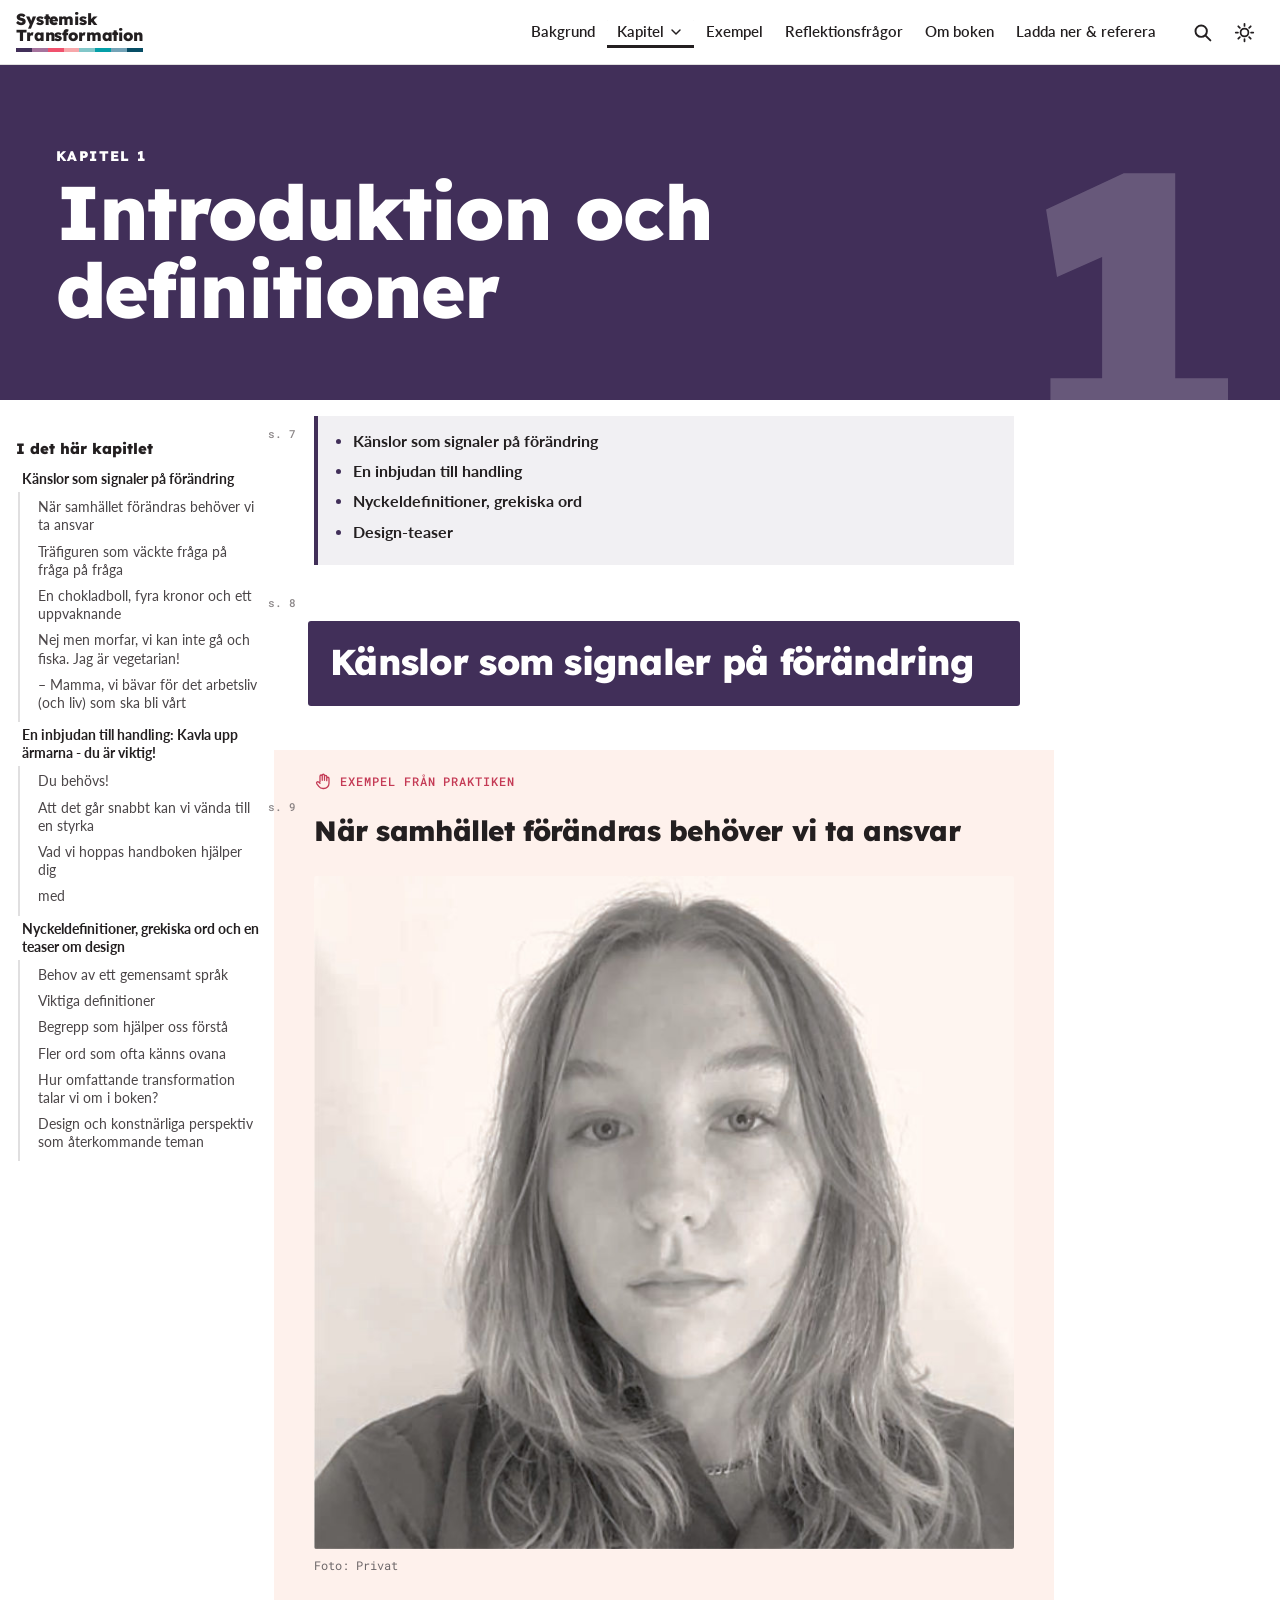
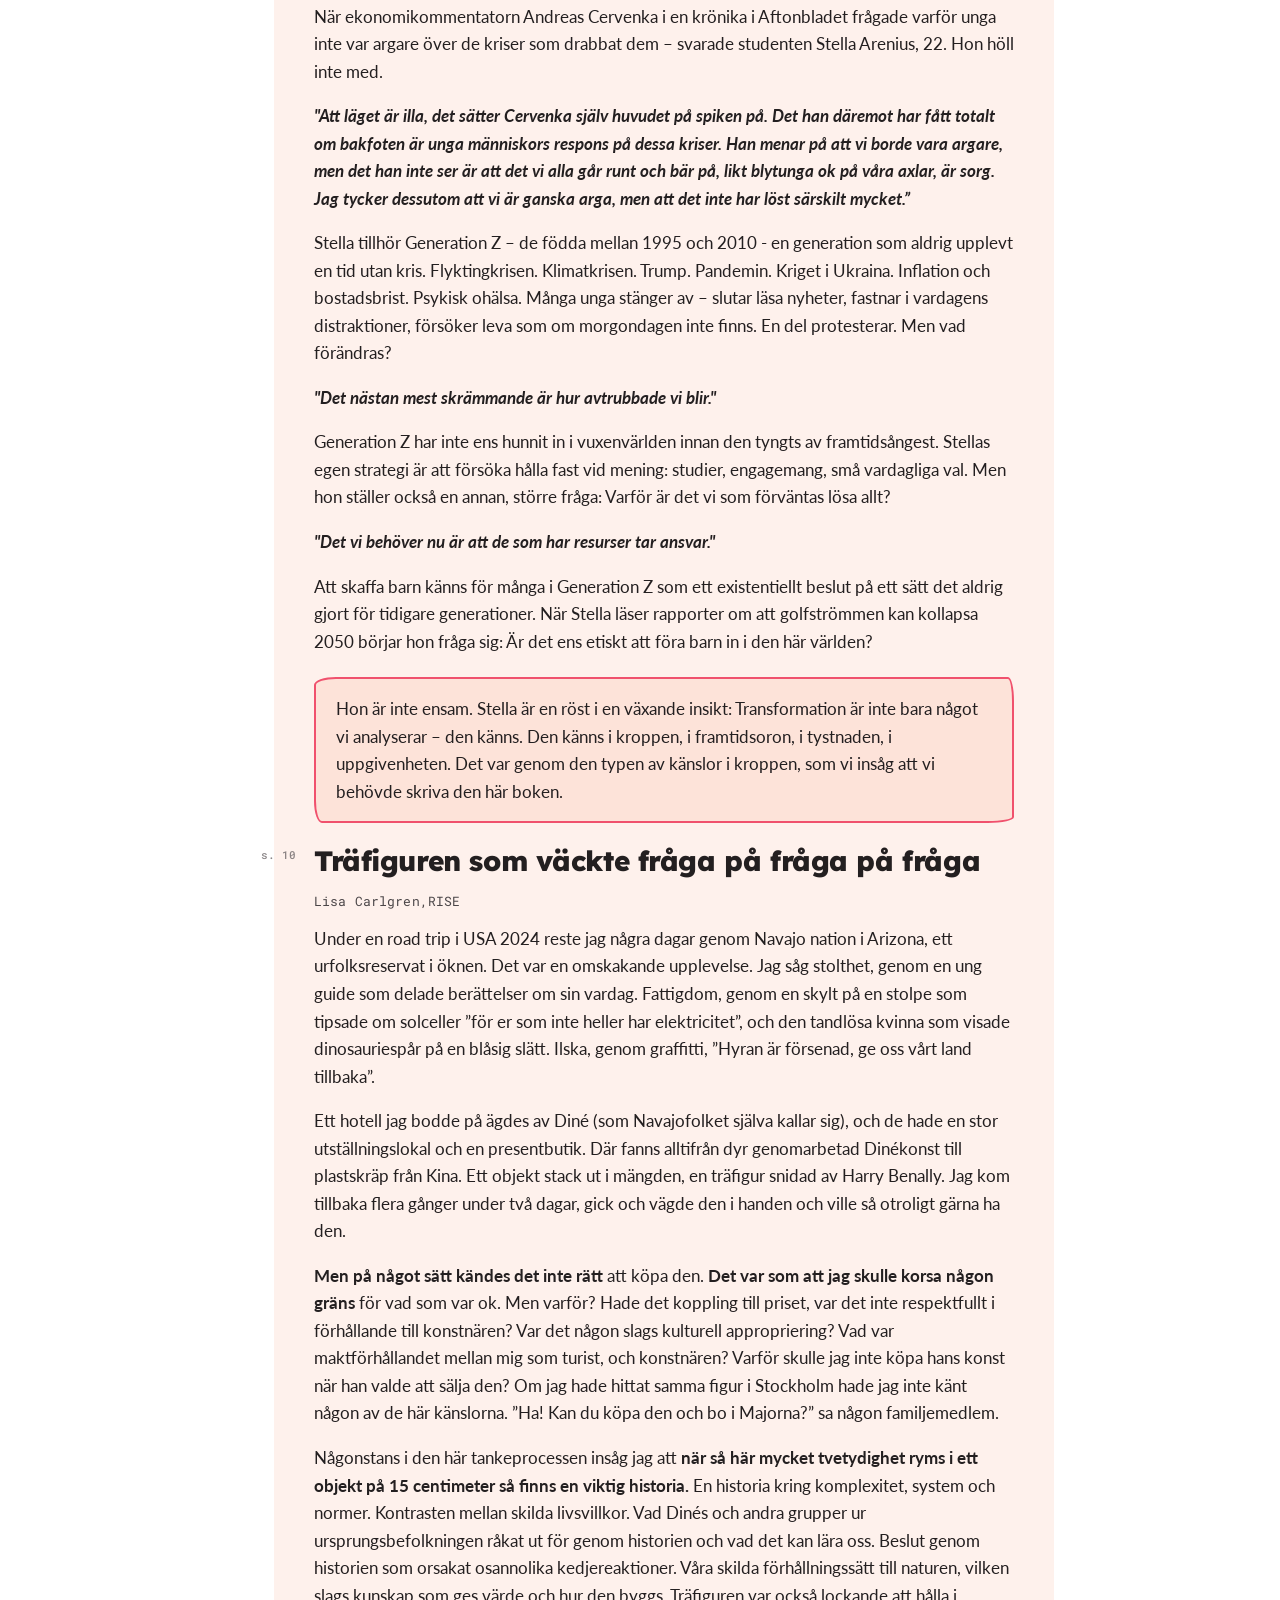
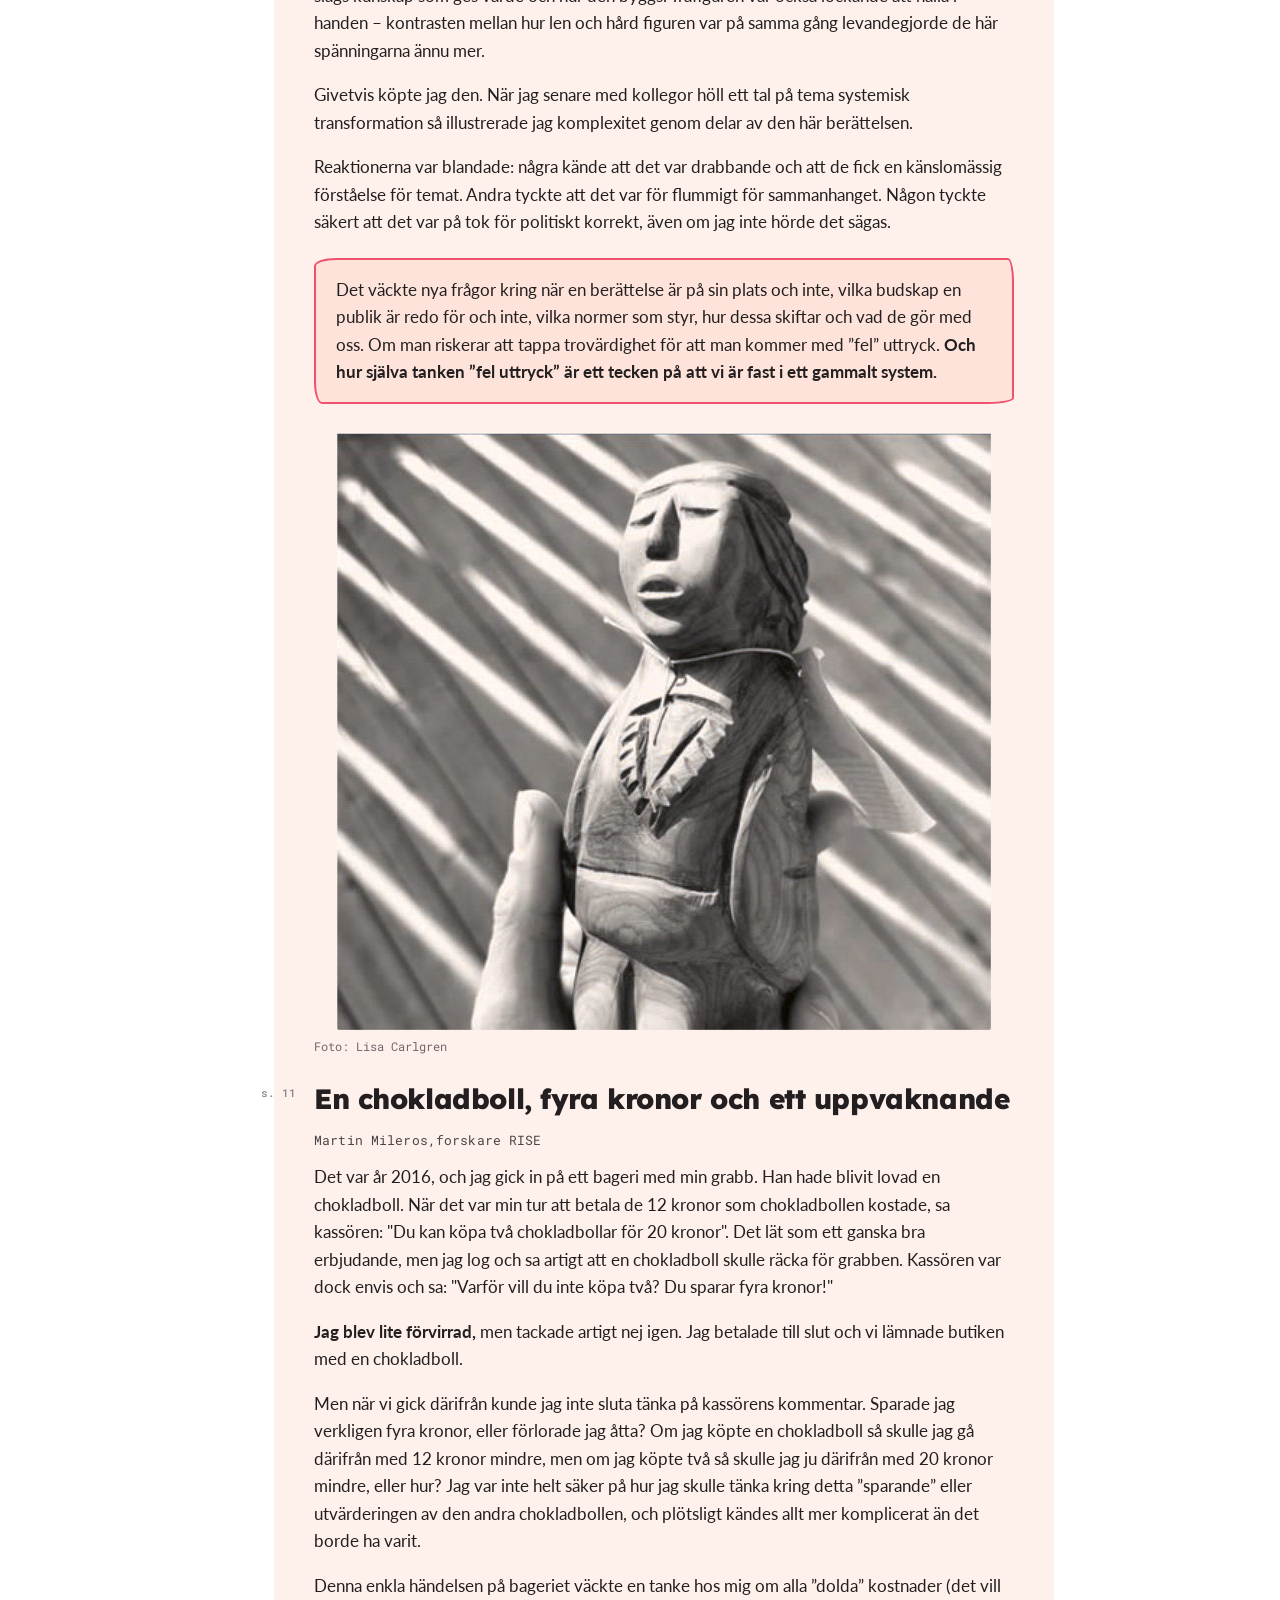
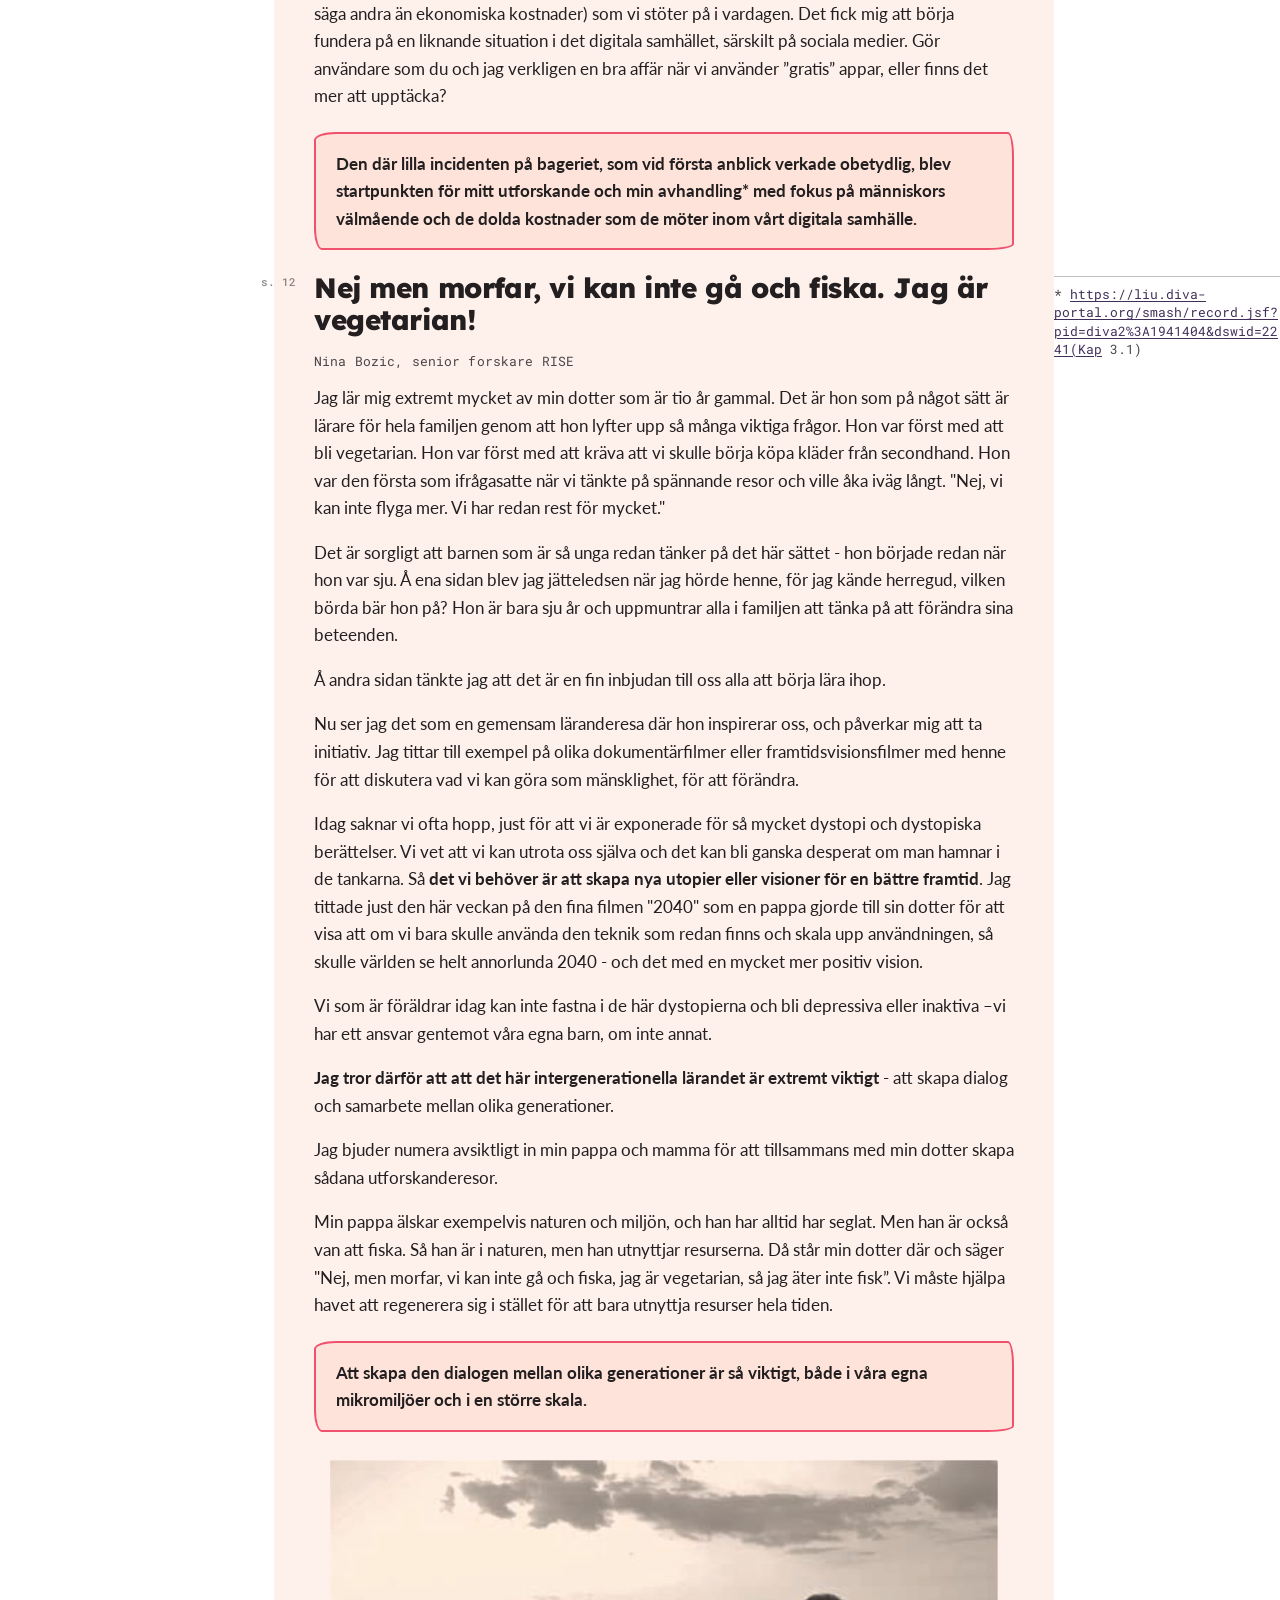
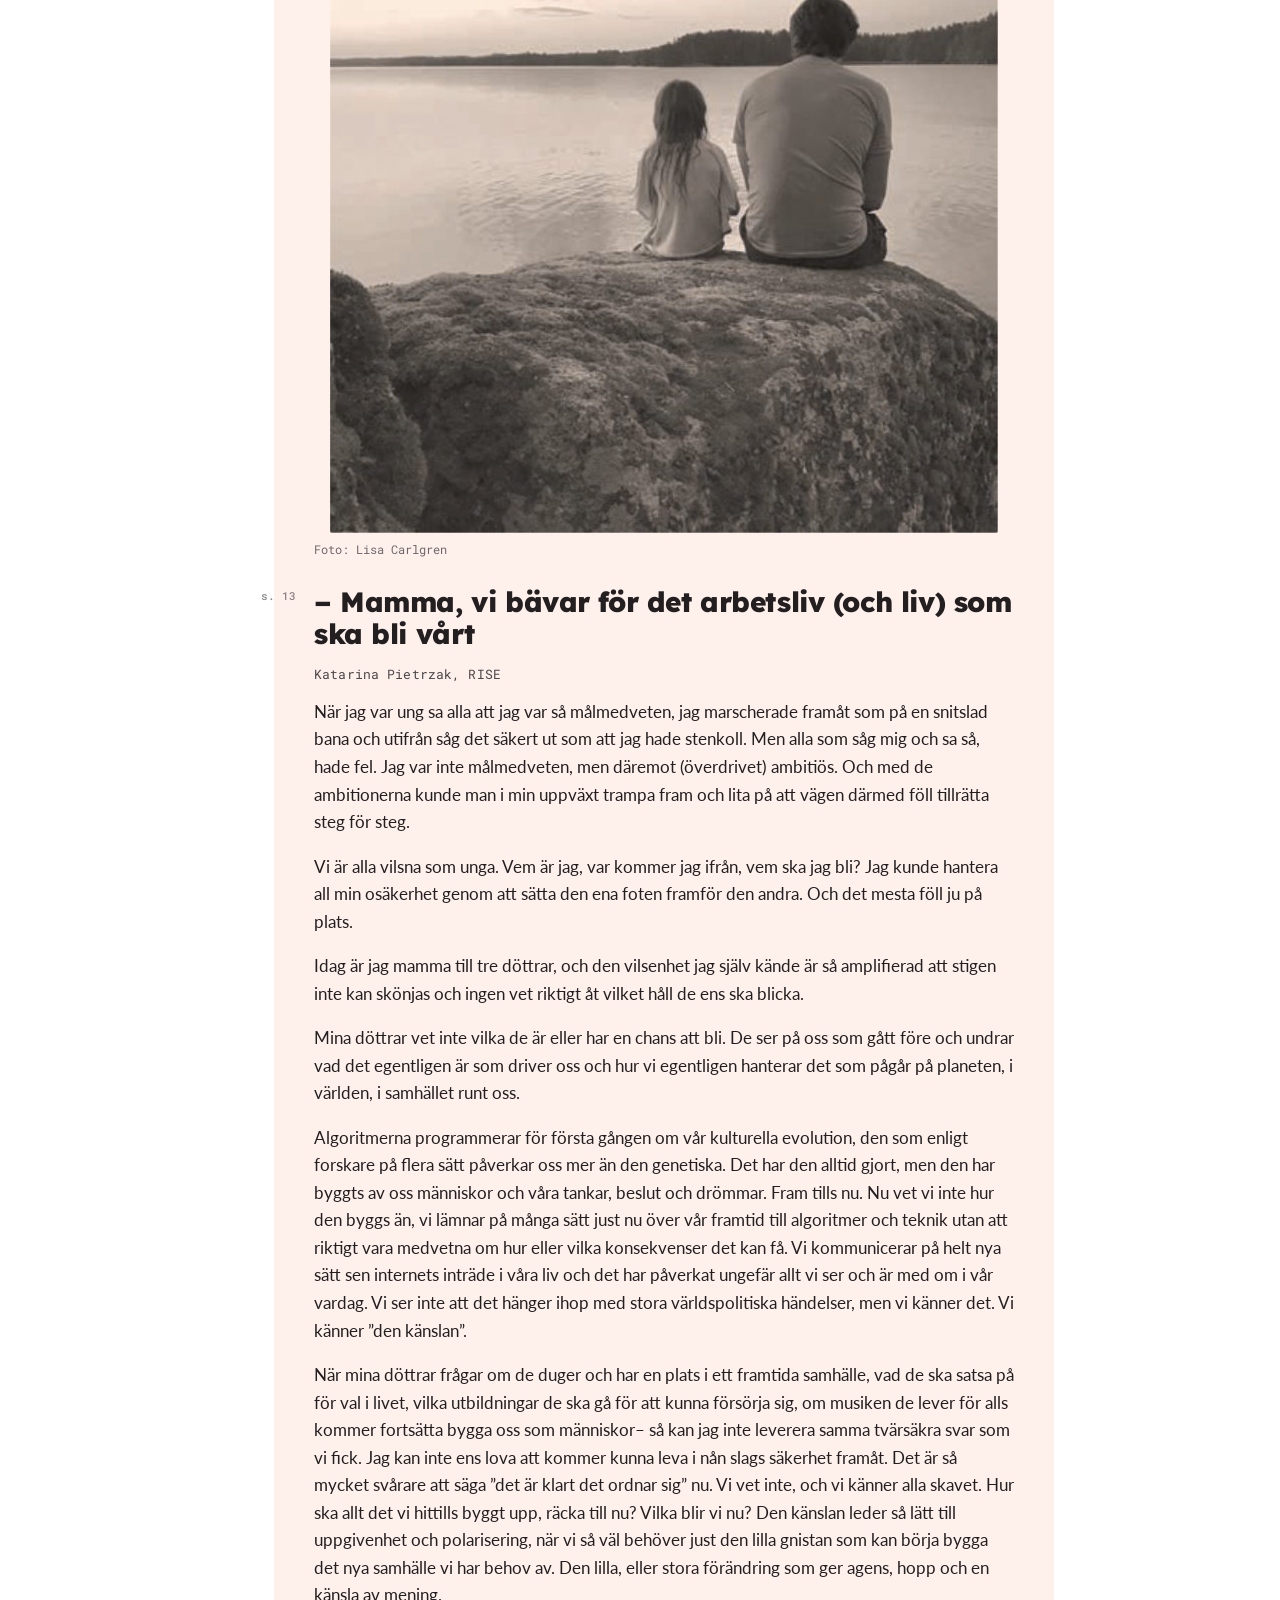
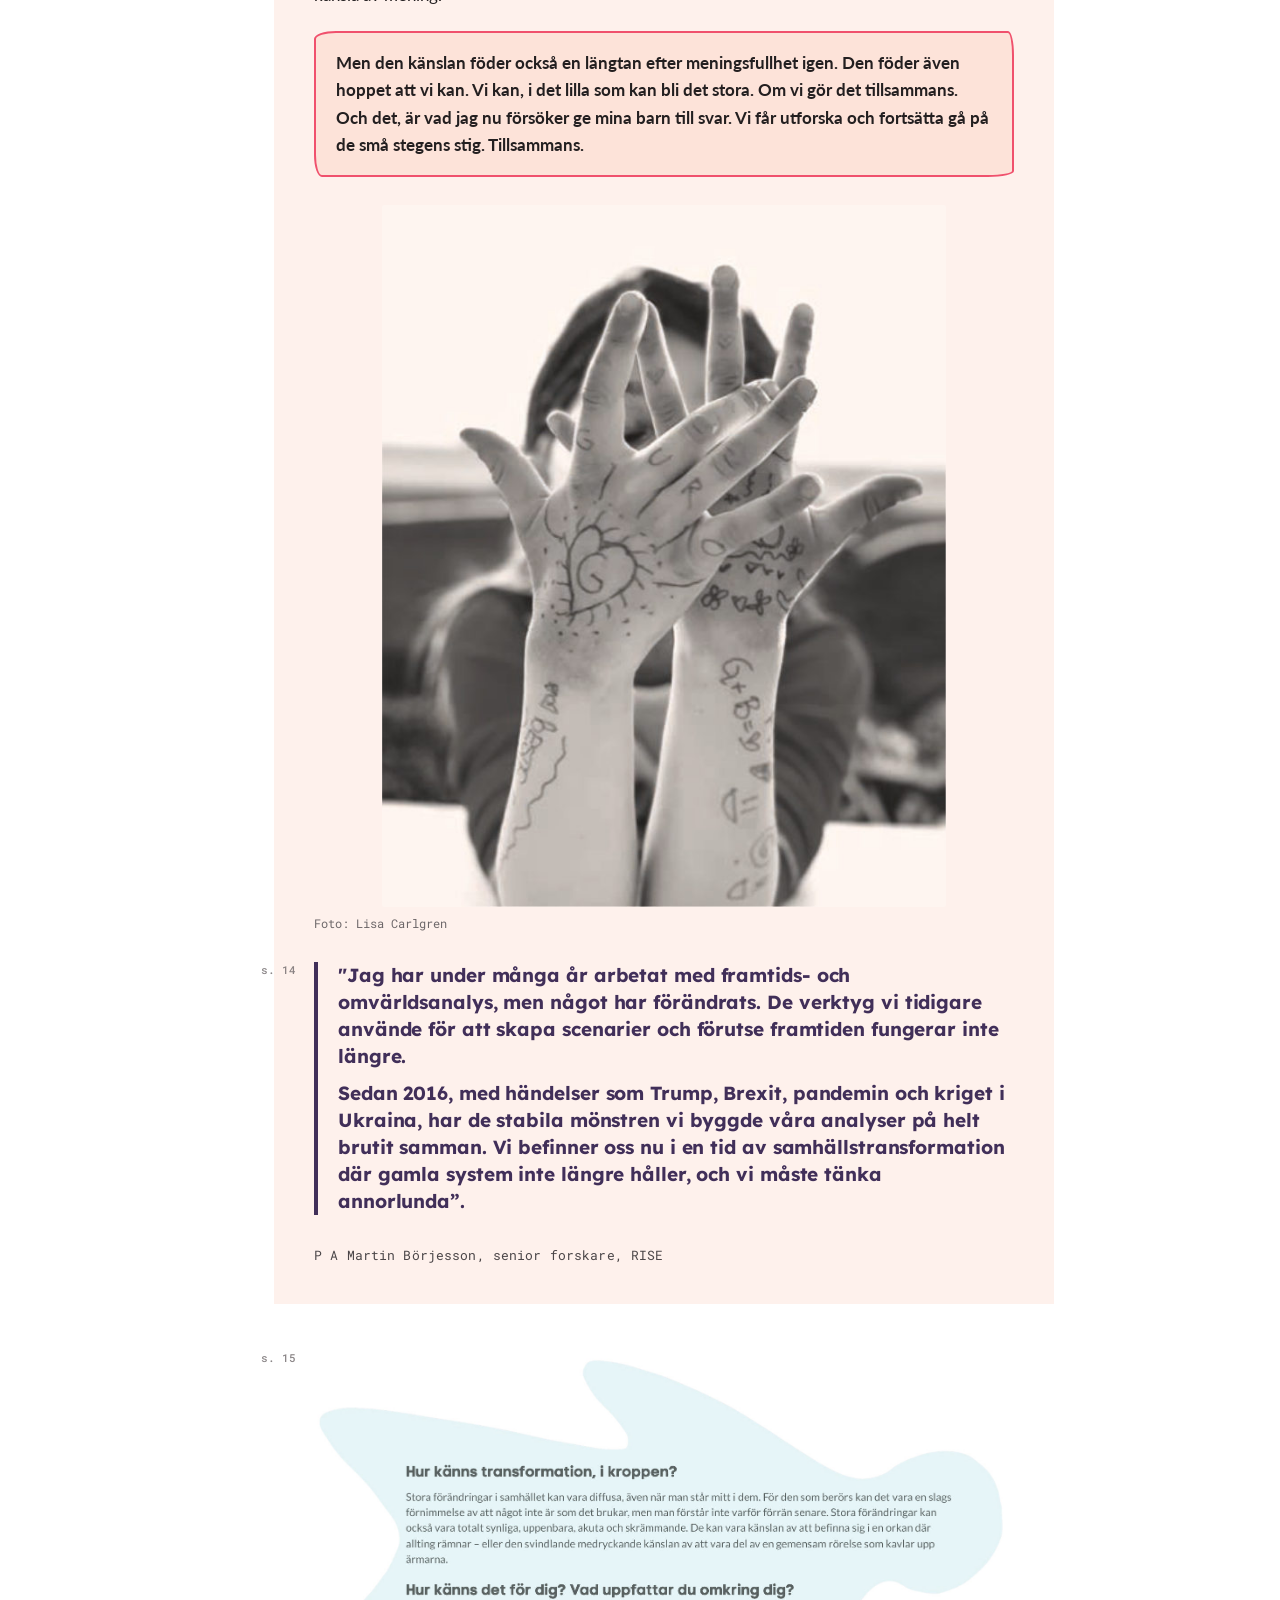
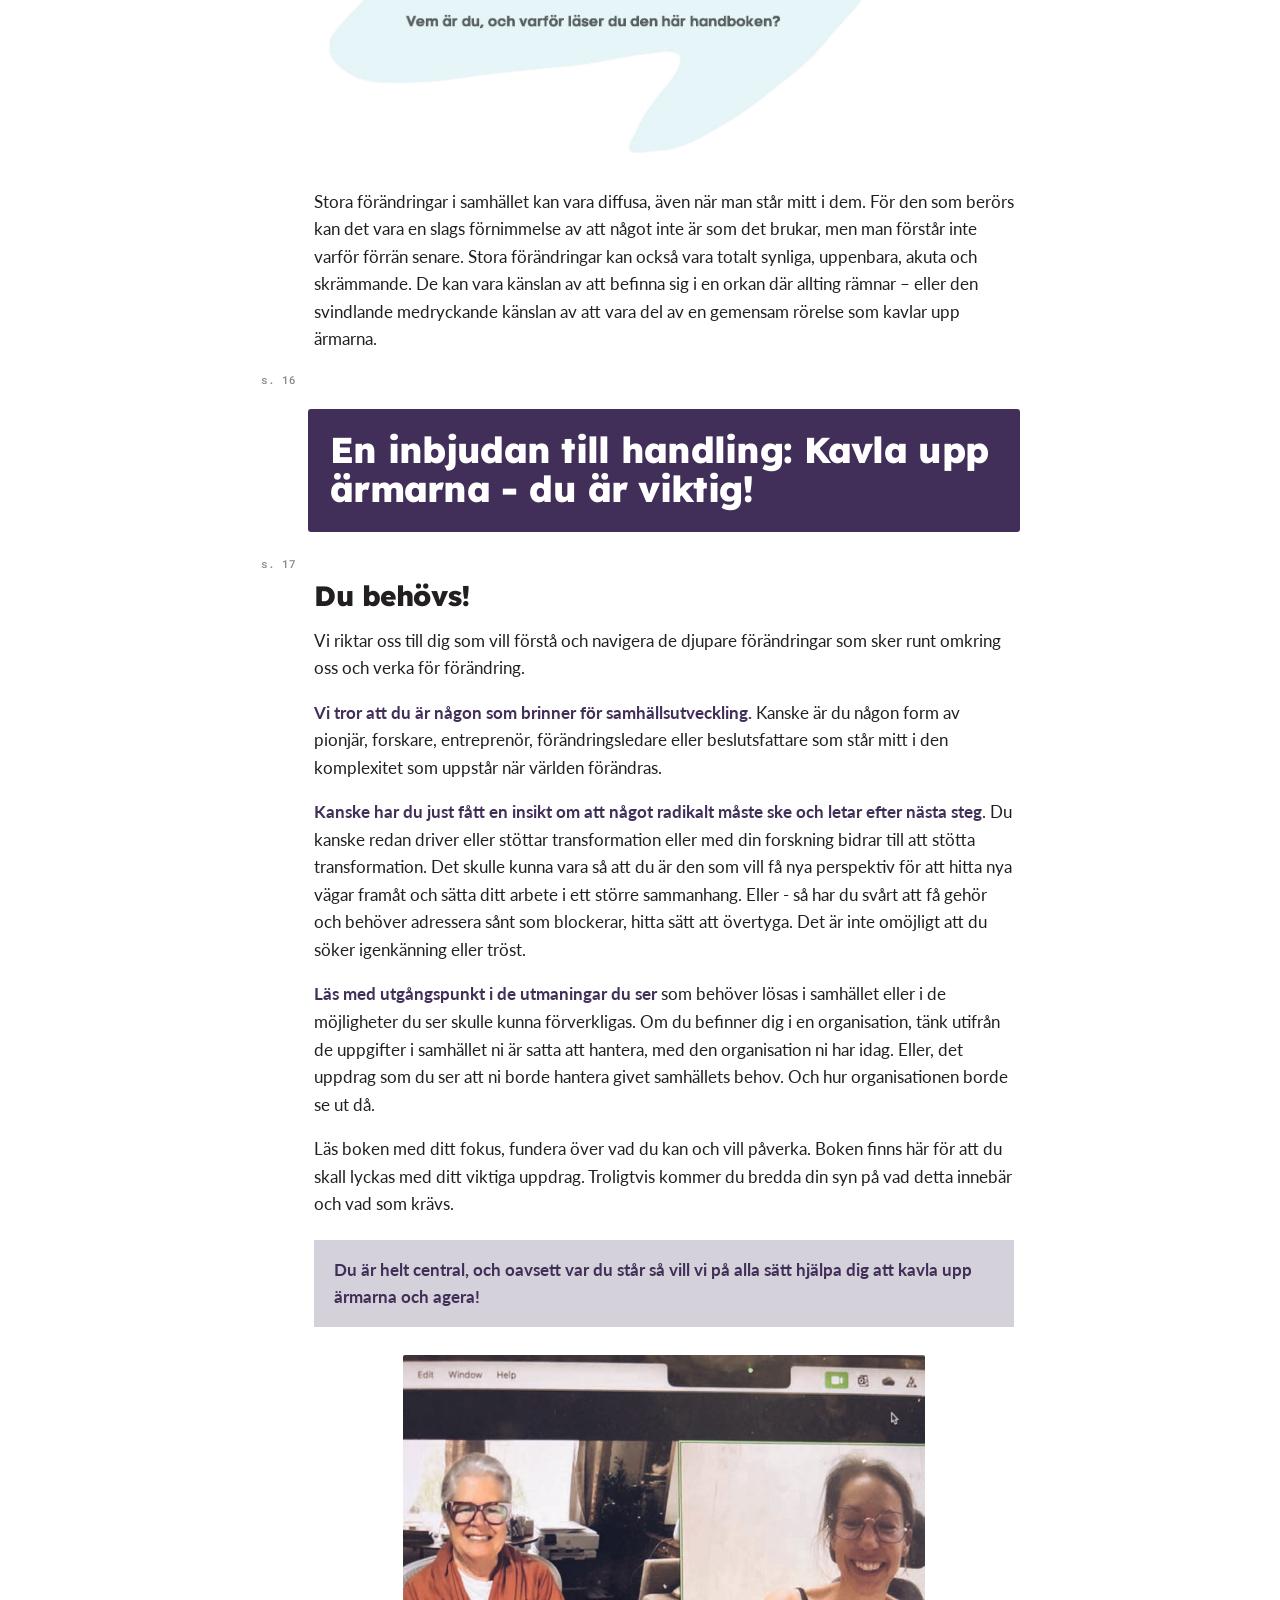
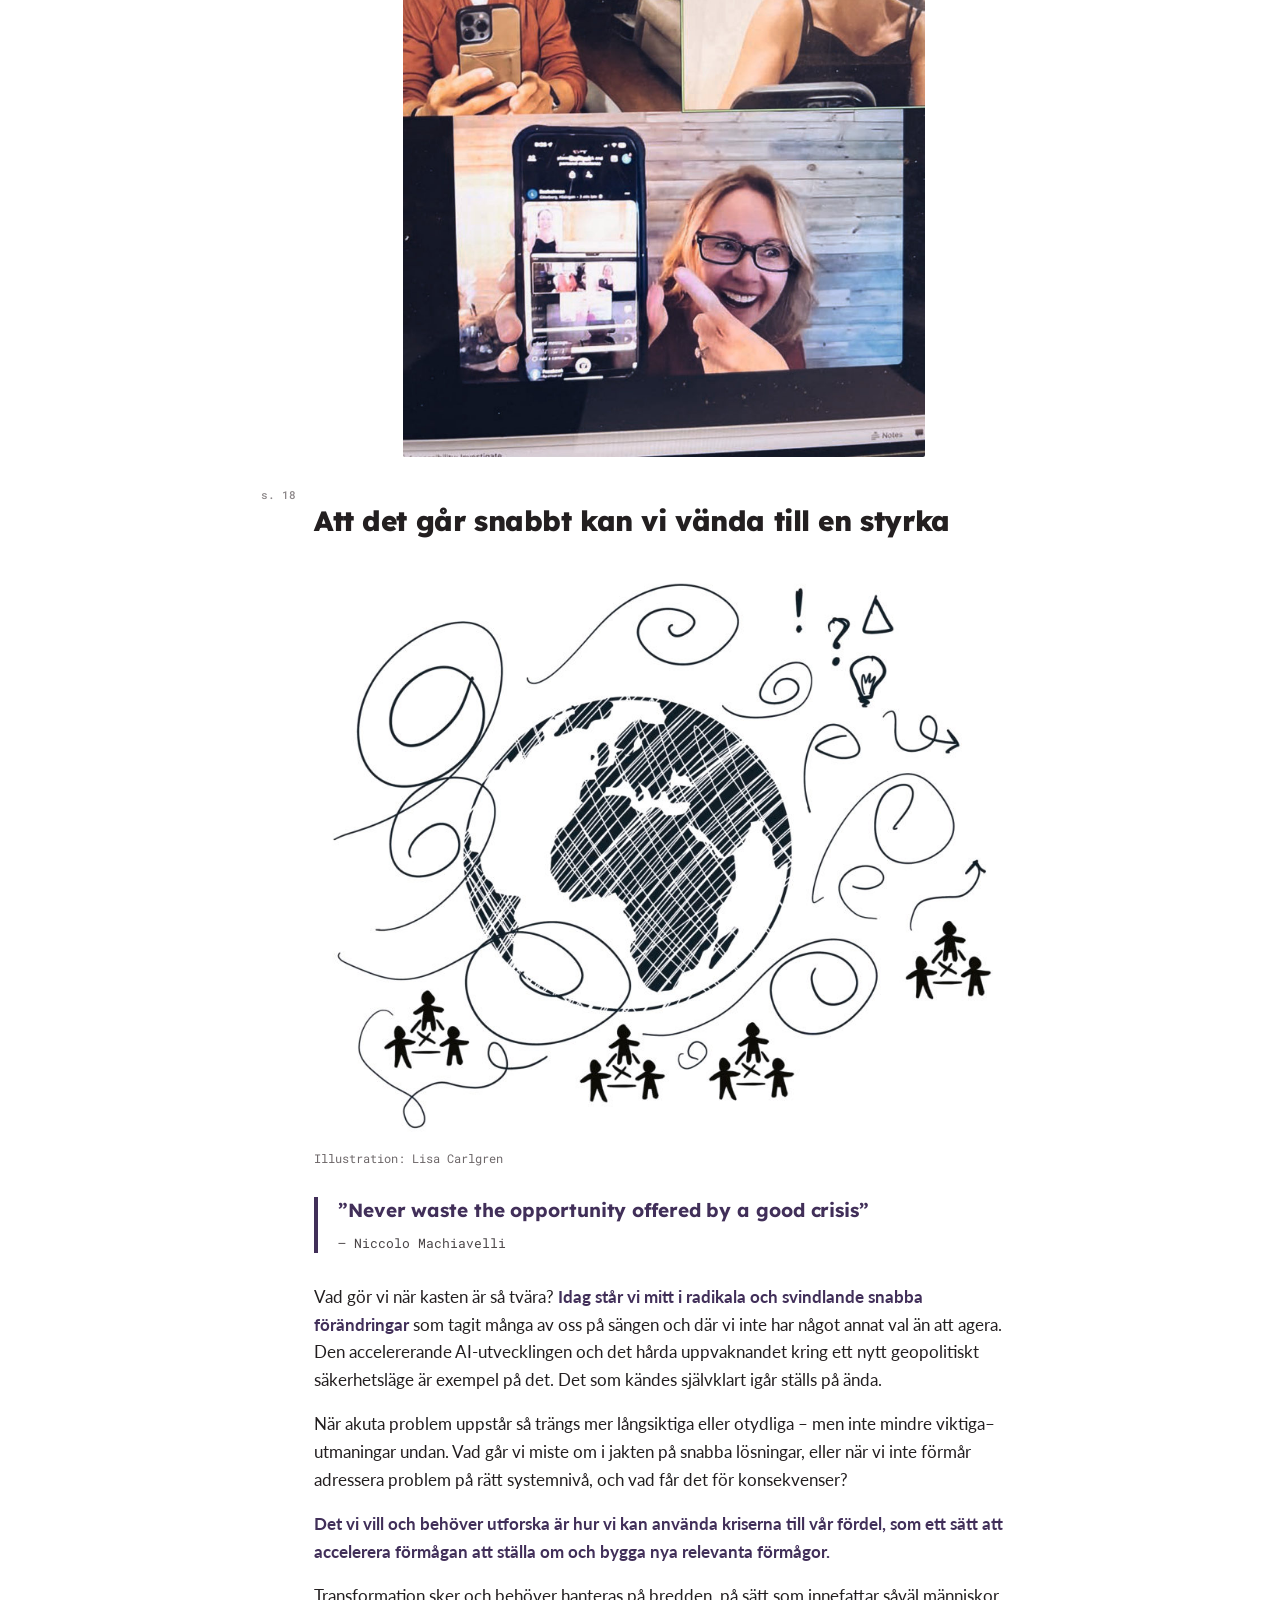
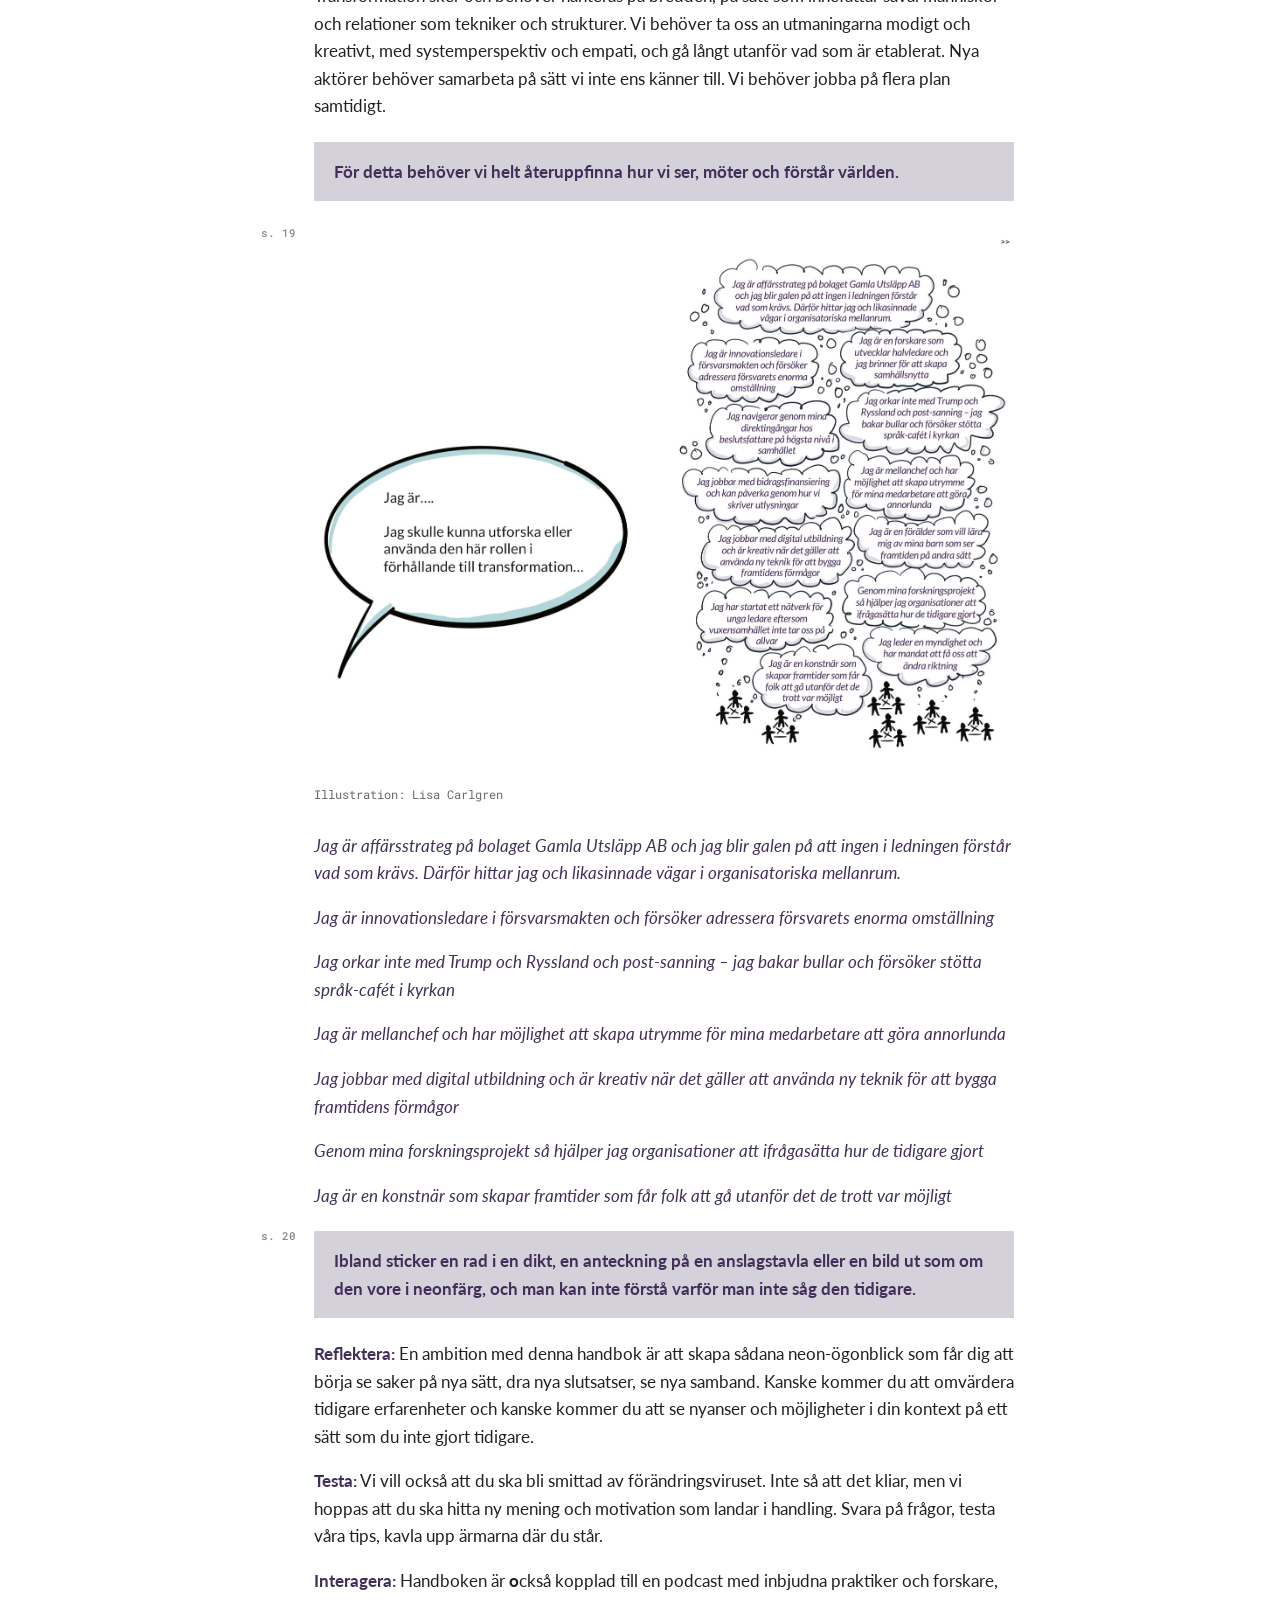
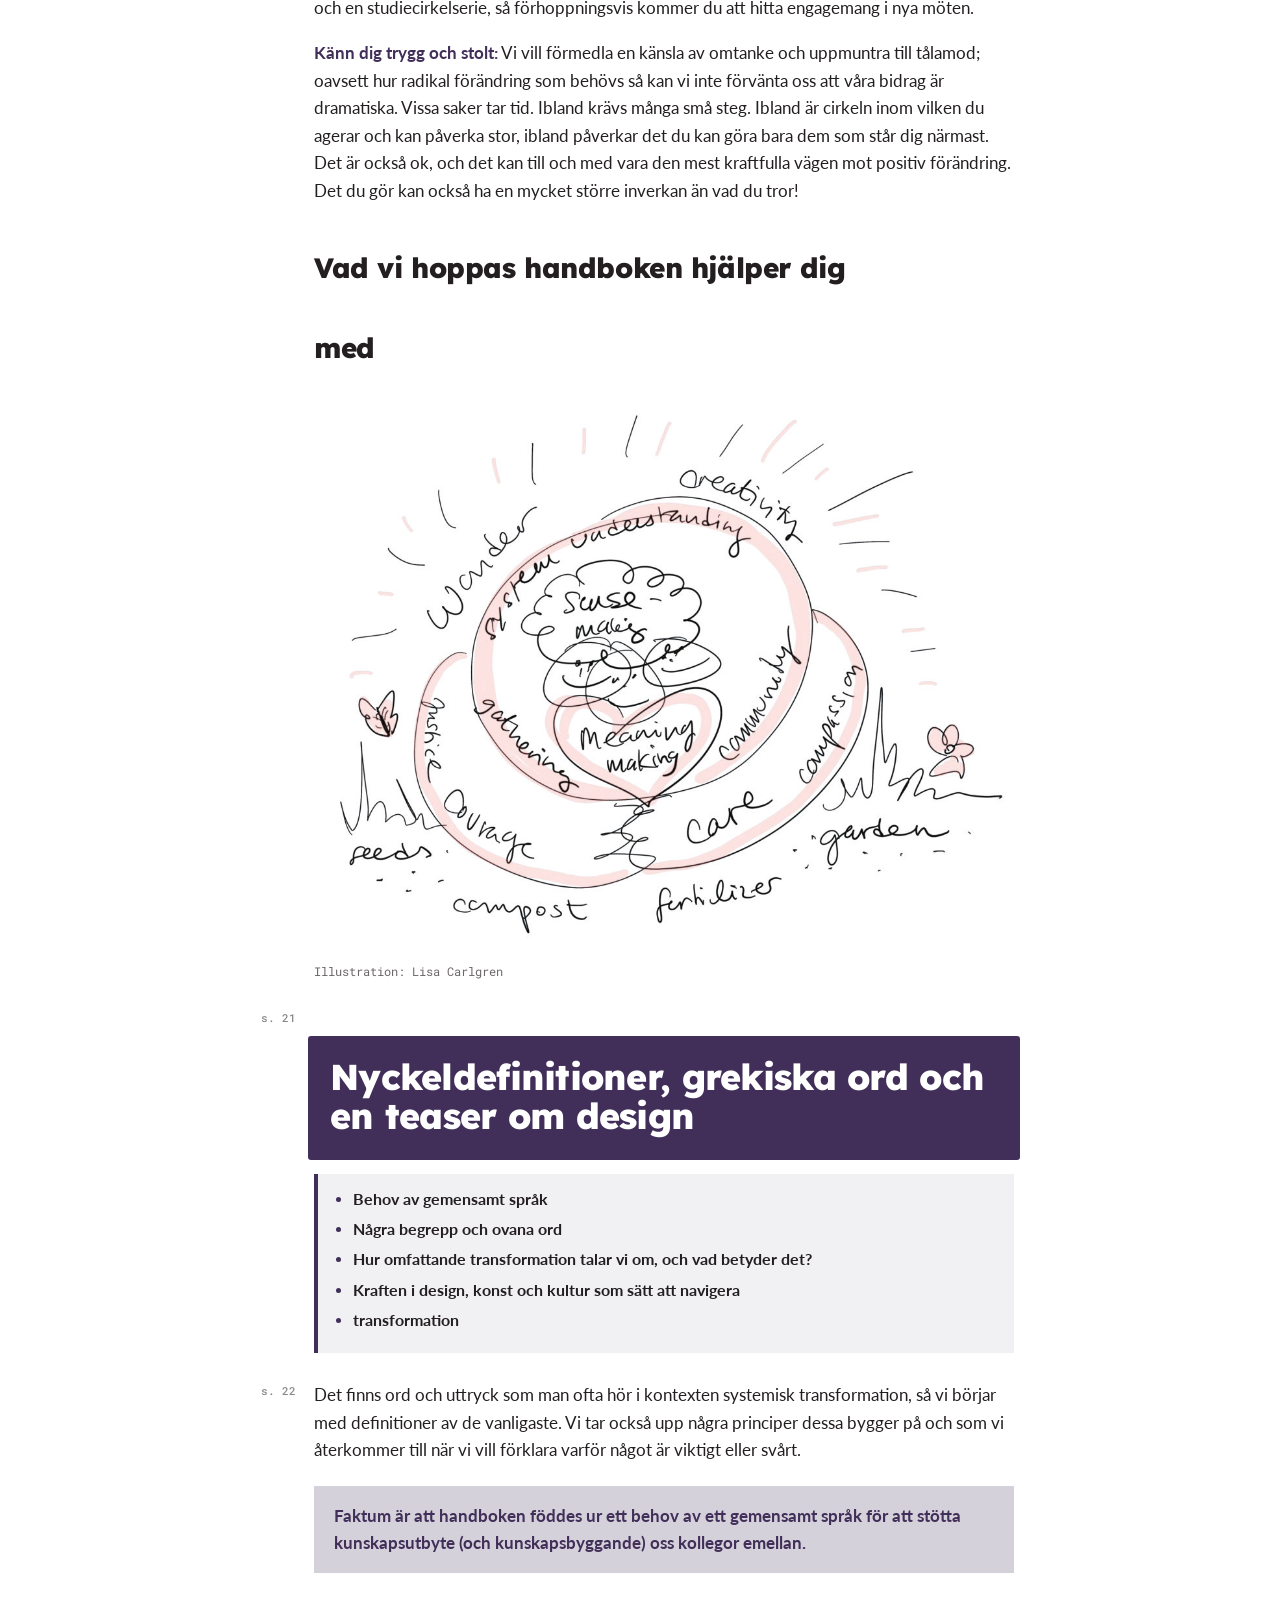
<file: kapitel-1.html>
<!doctype html>
<html lang="sv" style="--kap:#412f59;--on-kap:#ffffff;--ink-l:#412f59;--ink-d:#c3b1dc">
<head>
<meta charset="utf-8">
<meta name="viewport" content="width=device-width, initial-scale=1">
<title>Introduktion och definitioner – Systemisk Transformation</title>
<meta name="description" content="Introduktion och definitioner. Ur Forskarnas guide till Systemisk Transformation.">
<meta name="color-scheme" content="light dark">
<script>try{var t=localStorage.getItem('st-tema');if(t)document.documentElement.dataset.theme=t;}catch(e){}</script>
<link rel="preconnect" href="https://fonts.googleapis.com">
<link rel="preconnect" href="https://fonts.gstatic.com" crossorigin>
<link href="https://fonts.googleapis.com/css2?family=Lato:ital,wght@0,400;0,700;1,400;1,700&family=Lexend:wght@600;800&family=Roboto+Mono:wght@400;500&family=Caveat:wght@600&display=swap" rel="stylesheet">
<link rel="stylesheet" href="assets/style.css">
<link rel="icon" href="assets/favicon.svg" type="image/svg+xml">
</head>
<body class="kap kap-k01">
<svg xmlns="http://www.w3.org/2000/svg" style="display:none" aria-hidden="true">
<symbol id="i-chev" viewBox="0 0 24 24"><path d="M6 9l6 6 6-6" fill="none" stroke="currentColor" stroke-width="2.2" stroke-linecap="round" stroke-linejoin="round"/></symbol>
<symbol id="i-sok" viewBox="0 0 24 24"><g fill="none" stroke="currentColor" stroke-width="2.2" stroke-linecap="round"><circle cx="10.5" cy="10.5" r="6.5"/><path d="M15.5 15.5L21 21"/></g></symbol>
<symbol id="i-sol" viewBox="0 0 24 24"><g fill="none" stroke="currentColor" stroke-width="2" stroke-linecap="round"><circle cx="12" cy="12" r="4.5"/><path d="M12 2v2.5M12 19.5V22M2 12h2.5M19.5 12H22M4.9 4.9l1.8 1.8M17.3 17.3l1.8 1.8M4.9 19.1l1.8-1.8M17.3 6.7l1.8-1.8"/></g></symbol>
<symbol id="i-mane" viewBox="0 0 24 24"><path d="M20 14.5A8.5 8.5 0 0 1 9.5 4a8.5 8.5 0 1 0 10.5 10.5z" fill="none" stroke="currentColor" stroke-width="2" stroke-linejoin="round"/></symbol>
<symbol id="i-meny" viewBox="0 0 24 24"><path d="M4 7h16M4 12h16M4 17h16" fill="none" stroke="currentColor" stroke-width="2.2" stroke-linecap="round"/></symbol>
<symbol id="i-x" viewBox="0 0 24 24"><path d="M6 6l12 12M18 6L6 18" fill="none" stroke="currentColor" stroke-width="2.2" stroke-linecap="round"/></symbol>
<symbol id="i-kopia" viewBox="0 0 24 24"><g fill="none" stroke="currentColor" stroke-width="2" stroke-linejoin="round"><rect x="8" y="8" width="12" height="12" rx="2"/><path d="M16 8V5a1 1 0 0 0-1-1H5a1 1 0 0 0-1 1v10a1 1 0 0 0 1 1h3"/></g></symbol>
<symbol id="i-bock" viewBox="0 0 24 24"><path d="M5 12.5l4.5 4.5L19 7" fill="none" stroke="currentColor" stroke-width="2.6" stroke-linecap="round" stroke-linejoin="round"/></symbol>
<symbol id="i-hand" viewBox="0 0 24 24"><path d="M8 13V5.5a1.5 1.5 0 0 1 3 0V11m0-6.5a1.5 1.5 0 0 1 3 0V11m0-5a1.5 1.5 0 0 1 3 0v5.5m0-3a1.5 1.5 0 0 1 3 0V15a7 7 0 0 1-7 7h-1a7 7 0 0 1-5.6-2.8L3.6 15.4a1.6 1.6 0 0 1 2.4-2l2 1.6" fill="none" stroke="currentColor" stroke-width="1.7" stroke-linecap="round" stroke-linejoin="round"/></symbol>
<symbol id="i-fraga" viewBox="0 0 24 24"><g fill="none" stroke="currentColor" stroke-width="1.8" stroke-linecap="round"><rect x="3" y="3" width="18" height="18" rx="3" stroke-dasharray="3 2.5"/><path d="M9.5 9.5a2.5 2.5 0 1 1 3.5 2.3c-.7.3-1 .9-1 1.6V14"/><circle cx="12" cy="17" r=".6" fill="currentColor"/></g></symbol>
<symbol id="i-citat" viewBox="0 0 24 24"><path d="M5 18c-1-1.5-1-3.6 0-6 1-2.3 3-4 5.5-5l.6 1.4C9 9.4 8 10.6 7.6 12H10v6zm9 0c-1-1.5-1-3.6 0-6 1-2.3 3-4 5.5-5l.6 1.4C18 9.4 17 10.6 16.6 12H19v6z" fill="currentColor"/></symbol>
<symbol id="i-ner" viewBox="0 0 24 24"><path d="M12 4v11m-5-5l5 5 5-5M5 20h14" fill="none" stroke="currentColor" stroke-width="2.2" stroke-linecap="round" stroke-linejoin="round"/></symbol>
<symbol id="i-ut" viewBox="0 0 24 24"><path d="M14 4h6v6M20 4l-9 9M18 14v5a1 1 0 0 1-1 1H5a1 1 0 0 1-1-1V7a1 1 0 0 1 1-1h5" fill="none" stroke="currentColor" stroke-width="2" stroke-linecap="round" stroke-linejoin="round"/></symbol>
<symbol id="i-spela" viewBox="0 0 24 24"><path d="M4 12a8 8 0 1 0 2.4-5.7M4 4v4h4" fill="none" stroke="currentColor" stroke-width="2" stroke-linecap="round" stroke-linejoin="round"/></symbol>
<symbol id="i-pil-v" viewBox="0 0 24 24"><path d="M19 12H5m6-6l-6 6 6 6" fill="none" stroke="currentColor" stroke-width="2.2" stroke-linecap="round" stroke-linejoin="round"/></symbol>
<symbol id="i-pil-h" viewBox="0 0 24 24"><path d="M5 12h14m-6-6l6 6-6 6" fill="none" stroke="currentColor" stroke-width="2.2" stroke-linecap="round" stroke-linejoin="round"/></symbol>
</svg>
<a class="skip" href="#main">Hoppa till innehållet</a>
<header class="topbar">
<div class="topbar-in">
<a class="logo" href="index.html" aria-label="Systemisk Transformation, startsida"><span class="logo-w">Systemisk<br>Transformation</span><span class="logo-bar" aria-hidden="true"><i style="background:#412f59"></i><i style="background:#a5739d"></i><i style="background:#f0516d"></i><i style="background:#f7a7aa"></i><i style="background:#82c7c9"></i><i style="background:#049fa8"></i><i style="background:#73a3b7"></i><i style="background:#074d65"></i></span></a>
<nav class="mainnav" aria-label="Huvudmeny">
<a href="bakgrund.html" class="">Bakgrund</a>
<div class="dd is-current"><button class="dd-btn" aria-expanded="false" aria-controls="dd-kap">Kapitel<svg aria-hidden="true"><use href="#i-chev"/></svg></button>
<ul class="dd-menu" id="dd-kap"><li><a href="bakgrund.html" style="--kap:#49494a;--on-kap:#ffffff"><span class="dd-num">0</span><span>Bakgrund och manual</span></a></li><li><a href="kapitel-1.html" aria-current="page" style="--kap:#412f59;--on-kap:#ffffff"><span class="dd-num">1</span><span>Introduktion och definitioner</span></a></li><li><a href="kapitel-2.html" style="--kap:#a5739d;--on-kap:#ffffff"><span class="dd-num">2</span><span>Vad är det som händer?</span></a></li><li><a href="kapitel-3.html" style="--kap:#f0516d;--on-kap:#ffffff"><span class="dd-num">3</span><span>En ny logik för en värld i förändring</span></a></li><li><a href="kapitel-4.html" style="--kap:#f7a7aa;--on-kap:#231f20"><span class="dd-num">4</span><span>Människan i transformation</span></a></li><li><a href="kapitel-5.html" style="--kap:#82c7c9;--on-kap:#231f20"><span class="dd-num">5</span><span>Transformation som hantverk</span></a></li><li><a href="kapitel-6.html" style="--kap:#049fa8;--on-kap:#ffffff"><span class="dd-num">6</span><span>Att driva transformationsprocesser i praktiken</span></a></li><li><a href="kapitel-7.html" style="--kap:#73a3b7;--on-kap:#ffffff"><span class="dd-num">7</span><span>Hantera övergången: organisation och ledarskap</span></a></li><li><a href="kapitel-8.html" style="--kap:#074d65;--on-kap:#ffffff"><span class="dd-num">8</span><span>Facilitera systemisk transformation</span></a></li></ul></div>
<a href="exempel.html" class="">Exempel</a><a href="reflektion.html" class="">Reflektionsfrågor</a><a href="om.html" class="">Om boken</a><a href="ladda-ner.html" class="">Ladda ner &amp; referera</a>
</nav>
<div class="tools">
<button class="icon-btn sok-btn" aria-label="Sök i boken" title="Sök i boken (/)"><svg aria-hidden="true"><use href="#i-sok"/></svg></button>
<button class="icon-btn tema-btn" aria-label="Byt mellan ljust och mörkt tema" title="Byt mellan ljust och mörkt tema"><svg class="sun" aria-hidden="true"><use href="#i-sol"/></svg><svg class="moon" aria-hidden="true"><use href="#i-mane"/></svg></button>
<button class="icon-btn meny-btn" aria-label="Meny" aria-expanded="false" aria-controls="mobilmeny"><svg aria-hidden="true"><use href="#i-meny"/></svg></button>
</div>
</div>
<div class="progress" aria-hidden="true"><i></i></div>
</header>
<div class="mobilmeny" id="mobilmeny" hidden>
<nav aria-label="Meny">
<a href="index.html">Startsida</a>
<p class="mm-h">Kapitel</p>
<ul><li><a href="bakgrund.html" style="--kap:#49494a;--on-kap:#ffffff"><span class="dd-num">0</span><span>Bakgrund och manual</span></a></li><li><a href="kapitel-1.html" aria-current="page" style="--kap:#412f59;--on-kap:#ffffff"><span class="dd-num">1</span><span>Introduktion och definitioner</span></a></li><li><a href="kapitel-2.html" style="--kap:#a5739d;--on-kap:#ffffff"><span class="dd-num">2</span><span>Vad är det som händer?</span></a></li><li><a href="kapitel-3.html" style="--kap:#f0516d;--on-kap:#ffffff"><span class="dd-num">3</span><span>En ny logik för en värld i förändring</span></a></li><li><a href="kapitel-4.html" style="--kap:#f7a7aa;--on-kap:#231f20"><span class="dd-num">4</span><span>Människan i transformation</span></a></li><li><a href="kapitel-5.html" style="--kap:#82c7c9;--on-kap:#231f20"><span class="dd-num">5</span><span>Transformation som hantverk</span></a></li><li><a href="kapitel-6.html" style="--kap:#049fa8;--on-kap:#ffffff"><span class="dd-num">6</span><span>Att driva transformationsprocesser i praktiken</span></a></li><li><a href="kapitel-7.html" style="--kap:#73a3b7;--on-kap:#ffffff"><span class="dd-num">7</span><span>Hantera övergången: organisation och ledarskap</span></a></li><li><a href="kapitel-8.html" style="--kap:#074d65;--on-kap:#ffffff"><span class="dd-num">8</span><span>Facilitera systemisk transformation</span></a></li></ul>
<p class="mm-h">Mer</p>
<a href="exempel.html">Exempel från praktiken</a>
<a href="reflektion.html">Reflektionsfrågor</a>
<a href="om.html">Om boken</a>
<a href="ladda-ner.html">Ladda ner &amp; referera</a>
</nav>
</div>
<div class="sok" id="sok" hidden role="dialog" aria-modal="true" aria-label="Sök i boken">
<div class="sok-panel">
<div class="sok-rad"><svg aria-hidden="true"><use href="#i-sok"/></svg><input type="search" id="sok-in" placeholder="Sök i boken, t.ex. möjlighetsfickor" autocomplete="off" aria-label="Sökord"><button class="icon-btn sok-stang" aria-label="Stäng"><svg aria-hidden="true"><use href="#i-x"/></svg></button></div>
<p class="sok-info" id="sok-info" aria-live="polite"></p>
<ol class="sok-res" id="sok-res"></ol>
</div></div>
<main id="main" class="kapitel">
<header class="kap-hero">
<div class="kap-hero-in">
<p class="kap-label">KAPITEL 1</p>
<h1>Introduktion och definitioner</h1>
<p class="kap-num" aria-hidden="true">1</p>
</div>
</header>
<div class="las">
<aside class="sidtoc" aria-label="Innehåll i kapitlet"><details open><summary>I det här kapitlet</summary><ol><li class="t2"><a href="#kanslor-som-signaler-pa-forandring">Känslor som signaler på förändring</a><ol><li class="t3"><a href="#nar-samhallet-forandras-behover-vi-ta-ansvar">När samhället förändras behöver vi ta ansvar</a></li><li class="t3"><a href="#trafiguren-som-vackte-fraga-pa-fraga-pa-fraga">Träfiguren som väckte fråga på fråga på fråga</a></li><li class="t3"><a href="#en-chokladboll-fyra-kronor-och-ett-uppvaknande">En chokladboll, fyra kronor och ett uppvaknande</a></li><li class="t3"><a href="#nej-men-morfar-vi-kan-inte-ga-och-fiska-jag-ar-vegetarian">Nej men morfar, vi kan inte gå och fiska. Jag är vegetarian!</a></li><li class="t3"><a href="#mamma-vi-bavar-for-det-arbetsliv-och-liv-som-ska-bli-vart">– Mamma, vi bävar för det arbetsliv (och liv) som ska bli vårt</a></li></ol></li><li class="t2"><a href="#en-inbjudan-till-handling-kavla-upp-armarna-du-ar-viktig">En inbjudan till handling: Kavla upp ärmarna - du är viktig!</a><ol><li class="t3"><a href="#du-behovs">Du behövs!</a></li><li class="t3"><a href="#att-det-gar-snabbt-kan-vi-vanda-till-en-styrka">Att det går snabbt kan vi vända till en styrka</a></li><li class="t3"><a href="#vad-vi-hoppas-handboken-hjalper-dig">Vad vi hoppas handboken hjälper dig</a></li><li class="t3"><a href="#med">med</a></li></ol></li><li class="t2"><a href="#nyckeldefinitioner-grekiska-ord-och-en-teaser-om-design">Nyckeldefinitioner, grekiska ord och en teaser om design</a><ol><li class="t3"><a href="#behov-av-ett-gemensamt-sprak">Behov av ett gemensamt språk</a></li><li class="t3"><a href="#viktiga-definitioner">Viktiga definitioner</a></li><li class="t3"><a href="#begrepp-som-hjalper-oss-forsta">Begrepp som hjälper oss förstå</a></li><li class="t3"><a href="#fler-ord-som-ofta-kanns-ovana">Fler ord som ofta känns ovana</a></li><li class="t3"><a href="#hur-omfattande-transformation-talar-vi-om-i-boken">Hur omfattande transformation talar vi om i boken?</a></li><li class="t3"><a href="#design-och-konstnarliga-perspektiv-som-aterkommande-teman">Design och konstnärliga perspektiv som återkommande teman</a></li></ol></li></ol></details></aside>
<article class="text">
<span class="sidmark" id="s-7" data-s="7" aria-hidden="true"></span>
<nav class="innehall" aria-label="I det här avsnittet"><ul><li>Känslor som signaler på förändring</li><li>En inbjudan till handling</li><li>Nyckeldefinitioner, grekiska ord</li><li>Design-teaser</li></ul></nav>
<span class="sidmark" id="s-8" data-s="8" aria-hidden="true"></span>
<h2 id="kanslor-som-signaler-pa-forandring" class="sec"><span>Känslor som signaler på förändring</span></h2>
<section class="exempel" id="exempel-s9"><div class="exempel-in"><p class="exempel-tag"><svg aria-hidden="true"><use href="#i-hand"/></svg>Exempel från praktiken</p>
<span class="sidmark" id="s-9" data-s="9" aria-hidden="true"></span>
<h3 id="nar-samhallet-forandras-behover-vi-ta-ansvar">När samhället förändras behöver vi ta ansvar</h3>
<figure class="bild "><img src="img/s009-1.jpg" alt="" loading="lazy"><figcaption>Foto: Privat</figcaption></figure>
<p>När ekonomikommentatorn Andreas Cervenka i en krönika i Aftonbladet frågade varför unga inte var argare över de kriser som drabbat dem – svarade studenten Stella Arenius, 22. Hon höll inte med.</p>
<p><strong><em>"Att läget är illa, det sätter Cervenka själv huvudet på spiken på. Det han däremot har fått totalt om bakfoten är unga människors respons på dessa kriser. Han menar på att vi borde vara argare, men det han inte ser är att det vi alla går runt och bär på, likt blytunga ok på våra axlar, är sorg. Jag tycker dessutom att vi är ganska arga, men att det inte har löst särskilt mycket.”</em></strong></p>
<p>Stella tillhör Generation Z – de födda mellan 1995 och 2010 - en generation som aldrig upplevt en tid utan kris. Flyktingkrisen. Klimatkrisen. Trump. Pandemin. Kriget i Ukraina. Inflation och bostadsbrist. Psykisk ohälsa. Många unga stänger av – slutar läsa nyheter, fastnar i vardagens distraktioner, försöker leva som om morgondagen inte finns. En del protesterar. Men vad förändras?</p>
<p><strong><em>"Det nästan mest skrämmande är hur avtrubbade vi blir."</em></strong></p>
<p>Generation Z har inte ens hunnit in i vuxenvärlden innan den tyngts av framtidsångest. Stellas egen strategi är att försöka hålla fast vid mening: studier, engagemang, små vardagliga val. Men hon ställer också en annan, större fråga: Varför är det vi som förväntas lösa allt?</p>
<p><strong><em>"Det vi behöver nu är att de som har resurser tar ansvar."</em></strong></p>
<p>Att skaffa barn känns för många i Generation Z som ett existentiellt beslut på ett sätt det aldrig gjort för tidigare generationer. När Stella läser rapporter om att golfströmmen kan kollapsa 2050 börjar hon fråga sig: Är det ens etiskt att föra barn in i den här världen?</p>
<div class="markering"><p>Hon är inte ensam. Stella är en röst i en växande insikt: Transformation är inte bara något vi analyserar – den känns. Den känns i kroppen, i framtidsoron, i tystnaden, i uppgivenheten. Det var genom den typen av känslor i kroppen, som vi insåg att vi behövde skriva den här boken.</p></div>
<span class="sidmark" id="s-10" data-s="10" aria-hidden="true"></span>
<h3 id="trafiguren-som-vackte-fraga-pa-fraga-pa-fraga">Träfiguren som väckte fråga på fråga på fråga</h3>
<p class="mono">Lisa Carlgren,RISE</p>
<p>Under en road trip i USA 2024 reste jag några dagar genom Navajo nation i Arizona, ett urfolksreservat i öknen. Det var en omskakande upplevelse. Jag såg stolthet, genom en ung guide som delade berättelser om sin vardag. Fattigdom, genom en skylt på en stolpe som tipsade om solceller ”för er som inte heller har elektricitet”, och den tandlösa kvinna som visade dinosauriespår på en blåsig slätt. Ilska, genom graffitti, ”Hyran är försenad, ge oss vårt land tillbaka”.</p>
<p>Ett hotell jag bodde på ägdes av Diné (som Navajofolket själva kallar sig), och de hade en stor utställningslokal och en presentbutik. Där fanns alltifrån dyr genomarbetad Dinékonst till plastskräp från Kina. Ett objekt stack ut i mängden, en träfigur snidad av Harry Benally. Jag kom tillbaka flera gånger under två dagar, gick och vägde den i handen och ville så otroligt gärna ha den.</p>
<p><strong>Men på något sätt kändes det inte rätt</strong> att köpa den. <strong>Det var som att jag skulle korsa någon gräns</strong> för vad som var ok. Men varför? Hade det koppling till priset, var det inte respektfullt i förhållande till konstnären? Var det någon slags kulturell appropriering? Vad var maktförhållandet mellan mig som turist, och konstnären? Varför skulle jag inte köpa hans konst när han valde att sälja den? Om jag hade hittat samma figur i Stockholm hade jag inte känt någon av de här känslorna. ”Ha! Kan du köpa den och bo i Majorna?” sa någon familjemedlem.</p>
<p>Någonstans i den här tankeprocessen insåg jag att <strong>när så här mycket tvetydighet ryms i ett objekt på 15 centimeter så finns en viktig historia.</strong> En historia kring komplexitet, system och normer. Kontrasten mellan skilda livsvillkor. Vad Dinés och andra grupper ur ursprungsbefolkningen råkat ut för genom historien och vad det kan lära oss. Beslut genom historien som orsakat osannolika kedjereaktioner. Våra skilda förhållningssätt till naturen, vilken slags kunskap som ges värde och hur den byggs. Träfiguren var också lockande att hålla i handen – kontrasten mellan hur len och hård figuren var på samma gång levandegjorde de här spänningarna ännu mer.</p>
<p>Givetvis köpte jag den. När jag senare med kollegor höll ett tal på tema systemisk transformation så illustrerade jag komplexitet genom delar av den här berättelsen.</p>
<p>Reaktionerna var blandade: några kände att det var drabbande och att de fick en känslomässig förståelse för temat. Andra tyckte att det var för flummigt för sammanhanget. Någon tyckte säkert att det var på tok för politiskt korrekt, även om jag inte hörde det sägas.</p>
<div class="markering"><p>Det väckte nya frågor kring när en berättelse är på sin plats och inte, vilka budskap en publik är redo för och inte, vilka normer som styr, hur dessa skiftar och vad de gör med oss. Om man riskerar att tappa trovärdighet för att man kommer med ”fel” uttryck. <strong>Och hur själva tanken ”fel uttryck” är ett tecken på att vi är fast i ett gammalt system.</strong></p></div>
<figure class="bild "><img src="img/s010-1.jpg" alt="" loading="lazy"><figcaption>Foto: Lisa Carlgren</figcaption></figure>
<span class="sidmark" id="s-11" data-s="11" aria-hidden="true"></span>
<h3 id="en-chokladboll-fyra-kronor-och-ett-uppvaknande">En chokladboll, fyra kronor och ett uppvaknande</h3>
<p class="mono">Martin Mileros,forskare RISE</p>
<p>Det var år 2016, och jag gick in på ett bageri med min grabb. Han hade blivit lovad en chokladboll. När det var min tur att betala de 12 kronor som chokladbollen kostade, sa kassören: "Du kan köpa två chokladbollar för 20 kronor". Det lät som ett ganska bra erbjudande, men jag log och sa artigt att en chokladboll skulle räcka för grabben. Kassören var dock envis och sa: "Varför vill du inte köpa två? Du sparar fyra kronor!"</p>
<p><strong>Jag blev lite förvirrad,</strong> men tackade artigt nej igen. Jag betalade till slut och vi lämnade butiken med en chokladboll.</p>
<p>Men när vi gick därifrån kunde jag inte sluta tänka på kassörens kommentar. Sparade jag verkligen fyra kronor, eller förlorade jag åtta? Om jag köpte en chokladboll så skulle jag gå därifrån med 12 kronor mindre, men om jag köpte två så skulle jag ju därifrån med 20 kronor mindre, eller hur? Jag var inte helt säker på hur jag skulle tänka kring detta ”sparande” eller utvärderingen av den andra chokladbollen, och plötsligt kändes allt mer komplicerat än det borde ha varit.</p>
<p>Denna enkla händelsen på bageriet väckte en tanke hos mig om alla ”dolda” kostnader (det vill säga andra än ekonomiska kostnader) som vi stöter på i vardagen. Det fick mig att börja fundera på en liknande situation i det digitala samhället, särskilt på sociala medier. Gör användare som du och jag verkligen en bra affär när vi använder ”gratis” appar, eller finns det mer att upptäcka?</p>
<div class="markering"><p><strong>Den där lilla incidenten på bageriet, som vid första anblick verkade obetydlig, blev startpunkten för mitt utforskande och min avhandling* med fokus på människors välmående och de dolda kostnader som de möter inom vårt digitala samhälle.</strong></p></div>
<aside class="not"><p>* <a href="https://liu.diva-portal.org/smash/record.jsf?pid=diva2%3A1941404&amp;amp;dswid=2241(Kap" target="_blank" rel="noopener">https://liu.diva-portal.org/smash/record.jsf?pid=diva2%3A1941404&amp;dswid=2241(Kap</a> 3.1)</p></aside>
<span class="sidmark" id="s-12" data-s="12" aria-hidden="true"></span>
<h3 id="nej-men-morfar-vi-kan-inte-ga-och-fiska-jag-ar-vegetarian">Nej men morfar, vi kan inte gå och fiska. Jag är vegetarian!</h3>
<p class="mono">Nina Bozic, senior forskare RISE</p>
<p>Jag lär mig extremt mycket av min dotter som är tio år gammal. Det är hon som på något sätt är lärare för hela familjen genom att hon lyfter upp så många viktiga frågor. Hon var först med att bli vegetarian. Hon var först med att kräva att vi skulle börja köpa kläder från secondhand. Hon var den första som ifrågasatte när vi tänkte på spännande resor och ville åka iväg långt. "Nej, vi kan inte flyga mer. Vi har redan rest för mycket."</p>
<p>Det är sorgligt att barnen som är så unga redan tänker på det här sättet - hon började redan när hon var sju. Å ena sidan blev jag jätteledsen när jag hörde henne, för jag kände herregud, vilken börda bär hon på? Hon är bara sju år och uppmuntrar alla i familjen att tänka på att förändra sina beteenden.</p>
<p>Å andra sidan tänkte jag att det är en fin inbjudan till oss alla att börja lära ihop.</p>
<p>Nu ser jag det som en gemensam läranderesa där hon inspirerar oss, och påverkar mig att ta initiativ. Jag tittar till exempel på olika dokumentärfilmer eller framtidsvisionsfilmer med henne för att diskutera vad vi kan göra som mänsklighet, för att förändra.</p>
<p>Idag saknar vi ofta hopp, just för att vi är exponerade för så mycket dystopi och dystopiska berättelser. Vi vet att vi kan utrota oss själva och det kan bli ganska desperat om man hamnar i de tankarna. Så <strong>det vi behöver är att skapa nya utopier eller visioner för en bättre framtid</strong>. Jag tittade just den här veckan på den fina filmen "2040" som en pappa gjorde till sin dotter för att visa att om vi bara skulle använda den teknik som redan finns och skala upp användningen, så skulle världen se helt annorlunda 2040 - och det med en mycket mer positiv vision.</p>
<p>Vi som är föräldrar idag kan inte fastna i de här dystopierna och bli depressiva eller inaktiva –vi har ett ansvar gentemot våra egna barn, om inte annat.</p>
<p><strong>Jag tror därför att att det här intergenerationella lärandet är extremt viktigt</strong> - att skapa dialog och samarbete mellan olika generationer.</p>
<p>Jag bjuder numera avsiktligt in min pappa och mamma för att tillsammans med min dotter skapa sådana utforskanderesor.</p>
<p>Min pappa älskar exempelvis naturen och miljön, och han har alltid har seglat. Men han är också van att fiska. Så han är i naturen, men han utnyttjar resurserna. Då står min dotter där och säger "Nej, men morfar, vi kan inte gå och fiska, jag är vegetarian, så jag äter inte fisk”. Vi måste hjälpa havet att regenerera sig i stället för att bara utnyttja resurser hela tiden.</p>
<div class="markering"><p><strong>Att skapa den dialogen mellan olika generationer är så viktigt, både i våra egna mikromiljöer och i en större skala.</strong></p></div>
<figure class="bild "><img src="img/s012-1.jpg" alt="" loading="lazy"><figcaption>Foto: Lisa Carlgren</figcaption></figure>
<span class="sidmark" id="s-13" data-s="13" aria-hidden="true"></span>
<h3 id="mamma-vi-bavar-for-det-arbetsliv-och-liv-som-ska-bli-vart">– Mamma, vi bävar för det arbetsliv (och liv) som ska bli vårt</h3>
<p class="mono">Katarina Pietrzak, RISE</p>
<p>När jag var ung sa alla att jag var så målmedveten, jag marscherade framåt som på en snitslad bana och utifrån såg det säkert ut som att jag hade stenkoll. Men alla som såg mig och sa så, hade fel. Jag var inte målmedveten, men däremot (överdrivet) ambitiös. Och med de ambitionerna kunde man i min uppväxt trampa fram och lita på att vägen därmed föll tillrätta steg för steg.</p>
<p>Vi är alla vilsna som unga. Vem är jag, var kommer jag ifrån, vem ska jag bli? Jag kunde hantera all min osäkerhet genom att sätta den ena foten framför den andra. Och det mesta föll ju på plats.</p>
<p>Idag är jag mamma till tre döttrar, och den vilsenhet jag själv kände är så amplifierad att stigen inte kan skönjas och ingen vet riktigt åt vilket håll de ens ska blicka.</p>
<p>Mina döttrar vet inte vilka de är eller har en chans att bli. De ser på oss som gått före och undrar vad det egentligen är som driver oss och hur vi egentligen hanterar det som pågår på planeten, i världen, i samhället runt oss.</p>
<p>Algoritmerna programmerar för första gången om vår kulturella evolution, den som enligt forskare på flera sätt påverkar oss mer än den genetiska. Det har den alltid gjort, men den har byggts av oss människor och våra tankar, beslut och drömmar. Fram tills nu. Nu vet vi inte hur den byggs än, vi lämnar på många sätt just nu över vår framtid till algoritmer och teknik utan att riktigt vara medvetna om hur eller vilka konsekvenser det kan få. Vi kommunicerar på helt nya sätt sen internets inträde i våra liv och det har påverkat ungefär allt vi ser och är med om i vår vardag. Vi ser inte att det hänger ihop med stora världspolitiska händelser, men vi känner det. Vi känner ”den känslan”.</p>
<p>När mina döttrar frågar om de duger och har en plats i ett framtida samhälle, vad de ska satsa på för val i livet, vilka utbildningar de ska gå för att kunna försörja sig, om musiken de lever för alls kommer fortsätta bygga oss som människor– så kan jag inte leverera samma tvärsäkra svar som vi fick. Jag kan inte ens lova att kommer kunna leva i nån slags säkerhet framåt. Det är så mycket svårare att säga ”det är klart det ordnar sig” nu. Vi vet inte, och vi känner alla skavet. Hur ska allt det vi hittills byggt upp, räcka till nu? Vilka blir vi nu? Den känslan leder så lätt till uppgivenhet och polarisering, när vi så väl behöver just den lilla gnistan som kan börja bygga det nya samhälle vi har behov av. Den lilla, eller stora förändring som ger agens, hopp och en känsla av mening.</p>
<div class="markering"><p><strong>Men den känslan föder också en längtan efter meningsfullhet igen. Den föder även hoppet att vi kan. Vi kan, i det lilla som kan bli det stora. Om vi gör det tillsammans. Och det, är vad jag nu försöker ge mina barn till svar. Vi får utforska och fortsätta gå på de små stegens stig. Tillsammans.</strong></p></div>
<figure class="bild "><img src="img/s013-1.jpg" alt="" loading="lazy"><figcaption>Foto: Lisa Carlgren</figcaption></figure>
<span class="sidmark" id="s-14" data-s="14" aria-hidden="true"></span>
<blockquote class="citat"><p>"Jag har under många år arbetat med framtids- och omvärldsanalys, men något har förändrats. De verktyg vi tidigare använde för att skapa scenarier och förutse framtiden fungerar inte längre.</p><p>Sedan 2016, med händelser som Trump, Brexit, pandemin och kriget i Ukraina, har de stabila mönstren vi byggde våra analyser på helt brutit samman. Vi befinner oss nu i en tid av samhällstransformation där gamla system inte längre håller, och vi måste tänka annorlunda”.</p></blockquote>
<p class="mono">P A Martin Börjesson, senior forskare, RISE</p>
</div></section>
<span class="sidmark" id="s-15" data-s="15" aria-hidden="true"></span>
<figure class="bild "><img src="img/s015-1.jpg" alt="" loading="lazy"></figure>
<p>Stora förändringar i samhället kan vara diffusa, även när man står mitt i dem. För den som berörs kan det vara en slags förnimmelse av att något inte är som det brukar, men man förstår inte varför förrän senare. Stora förändringar kan också vara totalt synliga, uppenbara, akuta och skrämmande. De kan vara känslan av att befinna sig i en orkan där allting rämnar – eller den svindlande medryckande känslan av att vara del av en gemensam rörelse som kavlar upp ärmarna.</p>
<span class="sidmark" id="s-16" data-s="16" aria-hidden="true"></span>
<h2 id="en-inbjudan-till-handling-kavla-upp-armarna-du-ar-viktig" class="sec"><span>En inbjudan till handling: Kavla upp ärmarna - du är viktig!</span></h2>
<span class="sidmark" id="s-17" data-s="17" aria-hidden="true"></span>
<h3 id="du-behovs">Du behövs!</h3>
<p>Vi riktar oss till dig som vill förstå och navigera de djupare förändringar som sker runt omkring oss och verka för förändring.</p>
<p><strong><span class="acc">Vi tror att du är någon som brinner för samhällsutveckling.</span></strong> Kanske är du någon form av pionjär, forskare, entreprenör, förändringsledare eller beslutsfattare som står mitt i den komplexitet som uppstår när världen förändras.</p>
<p><strong><span class="acc">Kanske har du just fått en insikt om att något radikalt måste ske och letar efter nästa steg</span></strong>. Du kanske redan driver eller stöttar transformation eller med din forskning bidrar till att stötta transformation. Det skulle kunna vara så att du är den som vill få nya perspektiv för att hitta nya vägar framåt och sätta ditt arbete i ett större sammanhang. Eller - så har du svårt att få gehör och behöver adressera sånt som blockerar, hitta sätt att övertyga. Det är inte omöjligt att du söker igenkänning eller tröst.</p>
<p><strong><span class="acc">Läs med utgångspunkt i de utmaningar du ser</span></strong> som behöver lösas i samhället eller i de möjligheter du ser skulle kunna förverkligas. Om du befinner dig i en organisation, tänk utifrån de uppgifter i samhället ni är satta att hantera, med den organisation ni har idag. Eller, det uppdrag som du ser att ni borde hantera givet samhällets behov. Och hur organisationen borde se ut då.</p>
<p>Läs boken med ditt fokus, fundera över vad du kan och vill påverka. Boken finns här för att du skall lyckas med ditt viktiga uppdrag. Troligtvis kommer du bredda din syn på vad detta innebär och vad som krävs.</p>
<div class="markering"><p><strong><span class="acc">Du är helt central, och oavsett var du står så vill vi på alla sätt hjälpa dig att kavla upp ärmarna och agera!</span></strong></p></div>
<figure class="bild "><img src="img/s017-1.jpg" alt="" loading="lazy"></figure>
<span class="sidmark" id="s-18" data-s="18" aria-hidden="true"></span>
<h3 id="att-det-gar-snabbt-kan-vi-vanda-till-en-styrka">Att det går snabbt kan vi vända till en styrka</h3>
<figure class="bild "><img src="img/s018-1.jpg" alt="" loading="lazy"><figcaption>Illustration: Lisa Carlgren</figcaption></figure>
<blockquote class="citat"><p>”Never waste the opportunity offered by a good crisis”</p><footer>Niccolo Machiavelli</footer></blockquote>
<p>Vad gör vi när kasten är så tvära? <strong><span class="acc">Idag står vi mitt i radikala och svindlande snabba förändringar</span></strong> som tagit många av oss på sängen och där vi inte har något annat val än att agera. Den accelererande AI-utvecklingen och det hårda uppvaknandet kring ett nytt geopolitiskt säkerhetsläge är exempel på det. Det som kändes självklart igår ställs på ända.</p>
<p>När akuta problem uppstår så trängs mer långsiktiga eller otydliga – men inte mindre viktiga– utmaningar undan. Vad går vi miste om i jakten på snabba lösningar, eller när vi inte förmår adressera problem på rätt systemnivå, och vad får det för konsekvenser?</p>
<p><strong><span class="acc">Det vi vill och behöver utforska är hur vi kan använda kriserna till vår fördel, som ett sätt att accelerera förmågan att ställa om och bygga nya relevanta förmågor.</span></strong></p>
<p>Transformation sker och behöver hanteras på bredden, på sätt som innefattar såväl människor och relationer som tekniker och strukturer. Vi behöver ta oss an utmaningarna modigt och kreativt, med systemperspektiv och empati, och gå långt utanför vad som är etablerat. Nya aktörer behöver samarbeta på sätt vi inte ens känner till. Vi behöver jobba på flera plan samtidigt.</p>
<div class="markering"><p><strong><span class="acc">För detta behöver vi helt återuppfinna hur vi ser, möter och förstår världen.</span></strong></p></div>
<span class="sidmark" id="s-19" data-s="19" aria-hidden="true"></span>
<figure class="bild "><img src="img/s019-1.jpg" alt="" loading="lazy"><figcaption>Illustration: Lisa Carlgren</figcaption></figure>
<p><em><span class="acc">Jag är affärsstrateg på bolaget Gamla Utsläpp AB och jag blir galen på att ingen i ledningen förstår vad som krävs. Därför hittar jag och likasinnade vägar i organisatoriska mellanrum.</span></em></p>
<p><em><span class="acc">Jag är innovationsledare i försvarsmakten och försöker adressera försvarets enorma omställning</span></em></p>
<p><em><span class="acc">Jag orkar inte med Trump och Ryssland och post-sanning – jag bakar bullar och försöker stötta språk-cafét i kyrkan</span></em></p>
<p><em><span class="acc">Jag är mellanchef och har möjlighet att skapa utrymme för mina medarbetare att göra annorlunda</span></em></p>
<p><em><span class="acc">Jag jobbar med digital utbildning och är kreativ när det gäller att använda ny teknik för att bygga framtidens förmågor</span></em></p>
<p><em><span class="acc">Genom mina forskningsprojekt så hjälper jag organisationer att ifrågasätta hur de tidigare gjort</span></em></p>
<p><em><span class="acc">Jag är en konstnär som skapar framtider som får folk att gå utanför det de trott var möjligt</span></em></p>
<span class="sidmark" id="s-20" data-s="20" aria-hidden="true"></span>
<div class="markering"><p><strong><span class="acc">Ibland sticker en rad i en dikt, en anteckning på en anslagstavla eller en bild ut som om den vore i neonfärg, och man kan inte förstå varför man inte såg den tidigare.</span></strong></p></div>
<p><strong><span class="acc">Reflektera:</span></strong> En ambition med denna handbok är att skapa sådana neon-ögonblick som får dig att börja se saker på nya sätt, dra nya slutsatser, se nya samband. Kanske kommer du att omvärdera tidigare erfarenheter och kanske kommer du att se nyanser och möjligheter i din kontext på ett sätt som du inte gjort tidigare.</p>
<p><strong><span class="acc">Testa:</span></strong> Vi vill också att du ska bli smittad av förändringsviruset. Inte så att det kliar, men vi hoppas att du ska hitta ny mening och motivation som landar i handling. Svara på frågor, testa våra tips, kavla upp ärmarna där du står.</p>
<p><strong><span class="acc">Interagera:</span></strong> Handboken är <strong>o</strong>ckså kopplad till en podcast med inbjudna praktiker och forskare, och en studiecirkelserie, så förhoppningsvis kommer du att hitta engagemang i nya möten.</p>
<p><strong><span class="acc">Känn dig trygg och stolt:</span></strong> Vi vill förmedla en känsla av omtanke och uppmuntra till tålamod; oavsett hur radikal förändring som behövs så kan vi inte förvänta oss att våra bidrag är dramatiska. Vissa saker tar tid. Ibland krävs många små steg. Ibland är cirkeln inom vilken du agerar och kan påverka stor, ibland påverkar det du kan göra bara dem som står dig närmast. Det är också ok, och det kan till och med vara den mest kraftfulla vägen mot positiv förändring. Det du gör kan också ha en mycket större inverkan än vad du tror!</p>
<h3 id="vad-vi-hoppas-handboken-hjalper-dig">Vad vi hoppas handboken hjälper dig</h3>
<h3 id="med">med</h3>
<figure class="bild "><img src="img/s020-1.jpg" alt="" loading="lazy"><figcaption>Illustration: Lisa Carlgren</figcaption></figure>
<span class="sidmark" id="s-21" data-s="21" aria-hidden="true"></span>
<h2 id="nyckeldefinitioner-grekiska-ord-och-en-teaser-om-design" class="sec"><span>Nyckeldefinitioner, grekiska ord och en teaser om design</span></h2>
<nav class="innehall" aria-label="I det här avsnittet"><ul><li>Behov av gemensamt språk</li><li>Några begrepp och ovana ord</li><li>Hur omfattande transformation talar vi om, och vad betyder det?</li><li>Kraften i design, konst och kultur som sätt att navigera</li><li>transformation</li></ul></nav>
<span class="sidmark" id="s-22" data-s="22" aria-hidden="true"></span>
<p>Det finns ord och uttryck som man ofta hör i kontexten systemisk transformation, så vi börjar med definitioner av de vanligaste. Vi tar också upp några principer dessa bygger på och som vi återkommer till när vi vill förklara varför något är viktigt eller svårt.</p>
<div class="markering"><p><strong><span class="acc">Faktum är att handboken föddes ur ett behov av ett gemensamt språk för att stötta kunskapsutbyte (och kunskapsbyggande) oss kollegor emellan.</span></strong></p></div>
<p>Trots att vi författare började träffas genom vårt intresse för systemisk transformation så upplevde vi att vi ofta talade förbi varandra – och att fler än vi förmodligen hade liknande utmaningar och behov. Till exempel kunde vi på grund av våra olika ”språk”, ha svårt att se kopplingar mellan projekt och exempel som egentligen hade allt med varandra att göra.</p>
<p>Vi behöver också aktivt skapa nya ord, begrepp, tankefigurer, modeller och berättelser om det nya som håller på att växa fram, och som vi inte redan har ett språk för sen tidigare. Det vi inte kan uttrycka och förhålla oss till blir ännu svårare att förstå.</p>
<p><strong><span class="acc">Så låt dig inte skrämmas (eller skämmas) om det finns ord som du känner att du borde ha känt till.</span></strong> Vi försöker ta upp dem här, och om det fortfarande känns ovant så beror det inte på dig, utan på oss.</p>
<h3 id="behov-av-ett-gemensamt-sprak">Behov av ett gemensamt språk</h3>
<figure class="bild "><img src="img/s022-1.jpg" alt="" loading="lazy"><figcaption>Illustration: Lisa Carlgren</figcaption></figure>
<span class="sidmark" id="s-23" data-s="23" aria-hidden="true"></span>
<h3 id="viktiga-definitioner">Viktiga definitioner</h3>
<figure class="bild "><img src="img/s023-1.jpg" alt="" loading="lazy"><figcaption>Illustration: Martin Börjesson och Lisa Carlgren</figcaption></figure>
<p>Underliggande strukturer Systemets organisationsprinciper, mål, regler och informationsflöden</p>
<p>Mentala modeller Värderingar, mindset, antaganden, perspektiv och världsbild som strukturen växer fram ur</p>
<h4>System</h4>
<p>Flera delar som är ömsesidigt sammankopplade, beroende av, och med påverkan på varandra. Delar som arbetar tillsammans för att uppnå ett gemensamt mål, exempelvis ett ekosystem, en levande organism eller organisationer. Systemet är större än summan av dess delar, snarare består det av interaktionerna mellan dessa.</p>
<h4>Transformation vs. Transition (omställning)</h4>
<p>Både transition och transformation innebär genomgripande förändringar som kan omfatta alla systemnivåer. Skillnaden ligger i deras natur. <em>Transition</em> är en stegvis övergång från ett känt tillstånd till ett annat, med tydliga mål och definierade steg. <em>Transformation</em> däremot innebär en förändring från något känt till något okänt, där både mål och riktning är osäkra och förändringen sker i en komplex och dynamisk kontext.</p>
<h4>Systemisk transformation</h4>
<p>En djupgående förändring som omformar ett systems strukturer, processer och logik genom ömsesidig påverkan mellan helheten och dess delar. Förändringen är icke-linjär och skapar ett nytt tillstånd där både mål och väg framåt är osäkra. Systemisk transformation innebär att den omfattar hela systemets komplexitet och uppstår genom samspelet mellan många sammanlänkade delsystem på olika nivåer.</p>
<h4>Resiliens</h4>
<p>Ett systems förmåga att motstå, anpassa sig till och återhämta sig från förändringar, störningar eller påfrestningar utan att förlora sin funktion eller identitet. Resiliens handlar inte bara om att återgå till ett tidigare tillstånd, utan också om att utvecklas och förändras genom anpassning och transformation, och bli till något nytt. Resiliensen bygger på samspelet mellan stabilitet och förändring, där återkoppling, diversitet och lärande spelar en central roll i systemets långsiktiga hållbarhet.</p>
<span class="sidmark" id="s-24" data-s="24" aria-hidden="true"></span>
<h3 id="begrepp-som-hjalper-oss-forsta">Begrepp som hjälper oss förstå</h3>
<figure class="bild "><img src="img/s024-2.jpg" alt="" loading="lazy"></figure>
<h4>Modernitetens linjära synsätt</h4>
<p>Tankesätt som dominerar (den västerländska) världsbilden idag och sedan de sista 150 åren. Det är inspirerat av upplysningsfilosofin och natur-vetenskapen, där samband mellan orsak och verkan antas vara tydliga och repeterbara, där parametrar går att isolera och problem går att analysera genom att delas upp i mindre delar. Detta</p>
<h4>Reduktionism</h4>
<p>Också ett grundläggande tankesätt inom västerländsk vetenskap och filosofi, som bygger på antagandet att helheten kan förstås genom att delas upp i sina beståndsdelar. Genom att isolera variabler och studera dem var för sig försöker vi förklara, förutsäga och kontrollera. Reduktionismen har möjliggjort stora framsteg inom teknik, och medicin – men synsätt utgör grunden för ett samhälle som bygger på idéer om mätbarhet och tenderar att förbise relationer, sammanhang och systemdynamik. Synsättet leder ofta till förenklade lösningar på komplexa problem, där det som inte är mätbart ofta betraktas som oväsentligt.</p>
<figure class="bild "><img src="img/s024-1.jpg" alt="" loading="lazy"><figcaption>Illustration: Lisa Carlgren</figcaption></figure>
<h4>Emergens</h4>
<p>En framväxande process där nya mönster, strukturer eller egenskaper växer fram genom samspelet mellan ett systems delar och helhet, utan att vara direkt styrda eller planerade. Emergenta fenomen uppstår ur relationer, återkoppling och dynamisk anpassning inom systemet. De förändras och utvecklas över tid genom interaktioner, där små variationer kan ge upphov till genomgripande systemförändringar. Det går inte att förstå emergens genom reduktionism eller determinism, då fenomenet inte går att spåra till en enskild grundorsak.</p>
<h4>Komplexitet</h4>
<p>Ett tillstånd där många samman-länkade delar samverkar på ett sätt som skapar ickelinjära och oförutsägbara mönster. Orsak och verkan är ofta svåra att överblicka, och små förändringar kan få stora system-effekter. Typexempel är biologiska ekosystem, men också samhällen och sociala system. Att hantera komplexitet handlar därför mindre om att kontrollera och styra, och mer om att förstå, navigera och anpassa i ett system av relationer och ömsesidig påverkan. Ofta fungerar berättelser och metaforer bättre än försök till tydlighet och kontroll.</p>
<h4>Wicked Problems</h4>
<p>Komplexa problem utan enkla lösningar, där orsak och verkan är svåra att urskilja och varje åtgärd förändrar problemet. De kräver både insikter om alla som påverkas och ett systemiskt perspektiv som ser hur olika nivåer samspelar. Framgång handlar inte om kontroll, utan om att navigera komplexiteten och hitta hävstångspunkter för verklig förändring.</p>
<span class="sidmark" id="s-25" data-s="25" aria-hidden="true"></span>
<h3 id="fler-ord-som-ofta-kanns-ovana">Fler ord som ofta känns ovana</h3>
<figure class="bild "><img src="img/s025-1.jpg" alt="" loading="lazy"></figure>
<p><strong>Systemlogik</strong> De underliggande principer, samband och dynamiker som formar ett systems beteende, vad som uppfattas som möjligt, effektfullt och rationellt inom dess ramar, samt hur inblandade aktörer agerar. Systemlogiken är emergent och kontextbunden och förändras när strukturer, relationer eller yttre förutsättningar skiftar, vilket kan omforma hela systemets funktion och riktning. <strong><span class="acc">Till exempel idén om universella mänskliga</span></strong></p>
<p><strong><span class="acc">rättigheter, eller logiken bakom NPM – new public management.</span></strong></p>
<p><strong>Paradigm</strong> Ett ramverk av grundläggande antaganden, perspektiv och samband som formar hur vi uppfattar, tolkar och organiserar världen. <strong><span class="acc">Till exempel liberal demokrati, kapitalism.</span></strong></p>
<p>Paradigm avgör vad som ses som relevant kunskap och vilka lösningar som är tänkbara inom en given kontext. De är inte statiska – när befintliga sätt att förstå verkligheten blir otillräckliga, kan ett paradigmskifte uppstå där en ny logik omformar hur vi ser och agerar i världen.</p>
<p><strong>Adaptiv</strong> Förmågan att anpassa sig efter nya förutsättningar. Komplexa adaptiva system är system som anpassar sig och utvecklas över tid som svar på förändringar i omgivningen – vilket i sig ger upphov till ny komplexitet.</p>
<p><strong>Praktik</strong> En (de facto) etablerad form för hur man gör något, i en viss social och domänkontext. Ofta kopplad till tyst kunskap, erfarenhet, och något som växt fram under en längre tid i ett visst socialt och domän-kopplat sammanhang. Jämför med t ex ”communities of practice” och fack-kunskap inom ett visst område. <strong><span class="acc">Till exempel snickares och hantverkares</span></strong></p>
<p><strong><span class="acc">etablerade sätt att bygga hus.</span></strong></p>
<p><strong>Institutioner</strong> Stabila normer, strukturer och regler som formar samhällets funktion, såsom <strong><span class="acc">vården, kyrkan och skolsystemet</span></strong>. Institutioner är inte enbart formella, som myndigheter, utan även kan även bestå av informella praktiker och system som har institutional-iserats genom förväntningar och etablerade beteendemönster. Institutioner utvecklas i samspel med samhället och kan förändras när normer, maktförhållanden eller yttre förutsättningar skiftar.</p>
<p><strong>Intermediär</strong> Något som befinner sig mellan två tillstånd: exempelvis olika tidpunkter, nivåer, aktörer, men också organisatoriskt och begreppsligt. En intermediär lösning är lämplig i stunden och under vissa förutsättningar, men ersätts sedan av något annat.</p>
<span class="sidmark" id="s-26" data-s="26" aria-hidden="true"></span>
<figure class="bild "><img src="img/s026-1.jpg" alt="" loading="lazy"><figcaption>Foto: Lisa Carlgren</figcaption></figure>
<p>Berlinmuren, West Side Gallery</p>
<span class="sidmark" id="s-27" data-s="27" aria-hidden="true"></span>
<h3 id="hur-omfattande-transformation-talar-vi-om-i-boken">Hur omfattande transformation talar vi om i boken?</h3>
<figure class="bild "><img src="img/s027-1.jpg" alt="" loading="lazy"></figure>
<p><strong><span class="acc">Vi är intresserade av systemisk förändring som tar hänsyn till systemens hela komplexitet</span></strong> - som innefattar strukturer, beteenden, tankesätt, hur vi organiserar – och hur allt det här interagerar. Ju mer komplex fråga, desto mer blir de här nivåerna intrasslade och fler aktörer blir inblandade.</p>
<p><strong><span class="acc">Ibland handlar transformation om det lokala, det som ligger nära,</span></strong> om det lilla just där man står - som man kanske inte alls upplever som en del av hela det här komplexa systemet. Trots detta så kan man genom att se på sin fråga ur ett systemperspektiv, inse att den är en del av hela den komplexa väven.</p>
<p><strong><span class="acc">Vi människor vet inte hur radikal utveckling våra olika ansträngningar så småningom kommer att landa i,</span></strong> men där det finns mycket komplexitet och osäkerhet, där behöver vi också börja göra och tänka helt annorlunda. Med det sagt:</p>
<ul><li>Förändring kan ske med olika magnitud, med olika hastighet, i stora kliv eller många pyttesmå steg. Det som är omvälvande på ett ställe behöver inte kännas så i andra sammanhang.</li><li>Den omgivning du agerar i och har möjlighet att påverka, kan handla om mindre eller större cirklar – och det du gör kommer i sin tur påverka andra cirklar genom ringar på vattnet som rör sig i olika hastighet. Emergenta fenomen som interferens och resonans kan uppstå, som förvränger eller förstärker effekten.</li><li>Förändring kan ske i flera lager samtidigt, och beroende på perspektiv så kan något framstå som antingen futtigt eller enormt. Förmodligen kommer man i efterhand att se att helt andra saker påverkade, än det man trodde när man stod mitt uppe i det.</li><li>Ofta ligger nyckeln till de största, mest komplexa frågorna i hur vi tänker och handlar i vardagen – vilka perspektiv, tankefigurer och ramar vi använder för att förhålla oss till världen.</li></ul>
<span class="sidmark" id="s-28" data-s="28" aria-hidden="true"></span>
<h3 id="design-och-konstnarliga-perspektiv-som-aterkommande-teman">Design och konstnärliga perspektiv som återkommande teman</h3>
<p>Utan att ha gått in på några detaljer så har vi redan nu – genom ordlistan - antytt att linjära och reduktionistiska tankesätt inte passar när verkligheten är alltmer komplex och föränderlig. När den är präglad av ”wicked problems” och systeminteraktioner som inte går att greppa. <strong><span class="acc">Så hur kan man tänka och göra annorlunda?</span></strong></p>
<div class="markering"><p>Vi vill redan nu lyfta design och konst som inspiration till hur du kan närma dig transformation, vilket styrks av forskning och går som en röd tråd genom våra sätt att göra.</p></div>
<p><span class="acc">Det innebär inte att de som inte har kunskap om eller är ointresserade av design inte skulle kunna jobba med transformation – men att</span> <strong><span class="acc">det finns ett spännande befintligt fält att lära från, och som är långt ifrån flummigt.</span></strong></p>
<blockquote class="citat"><p>“Konsten erbjuder språk, arbetssätt och förhållningssätt till det komplexa, suddiga och motsägelsefulla – precis det som ofta</p><p>saknas i organisationssystemen. Genom konsten kommer vi åt vår mänskliga kreativitet, vår nyfikenhet, våra frågor. Inte för att det är</p></blockquote>
<h4>effektivt, utan för att det är meningsfullt”.</h4>
<blockquote class="citat"><footer>Pernilla Glaser, processledare, författare och terapeut</footer></blockquote>
<p><strong><span class="acc">Vad menar vi med design och varför passar det in i sammanhanget systemisk transformation?</span></strong></p>
<ul><li><strong><span class="acc">Design och konst hjälper oss att förflytta oss</span></strong> in i det nya: det handlar om arbetssätt och förhållningssätt som passar de utmaningar vi står inför kopplat till komplexitet och osäkerhet.</li><li>Design, som kortfattat kan beskrivas som <em>framväxande, experimenterande angreppssätt, kritiskt ifrågasättande och fokus på människor i system,</em> passar därför utmärkt.</li><li><strong><span class="acc">Design är också en representation av det som kan vara det nya:</span></strong> de humanistiska, hållbara, systemorienterande tankemodeller som ligger till grund för design är i sig själva en del av det vi vill luta oss mot i det nya.</li></ul>
<p><strong><span class="acc">Design och konst i boken:</span></strong></p>
<ul><li><strong><span class="acc">I kapitel 5</span></strong> ger vi fördjupning och förklaringar kring design när vi talar om framväxande processer, prototypande och systemförståelse. (s. 117)</li><li><strong>Hela kapitel 6</strong> är egentligen en beskrivning av designmetodik i praktiken, även om rubrikerna inte heter något med design. (s. 159)</li><li><strong><span class="acc">I kapitel 7</span></strong> nämner vi Schibbolet-metoden som bjuder in konst i ledarskapsutbildning, (s. 223)</li><li><strong><span class="acc">I kapitel 8</span></strong> ger vi flera exempel på hur vi på Prototypande Samhälle på RISE jobbar med eller lyfter fram design, konst och kultur, till exempel genom framtidsprototyper. Vi beskriver också (kort) design thinking, designfacilitering och systemisk design. (s. 227)</li></ul>
<nav class="prevnext" aria-label="Föregående och nästa"><a class="pn-prev" href="bakgrund.html"><span>Föregående</span><strong>Bakgrund och manual</strong></a><a class="pn-next" href="kapitel-2.html"><span>Nästa</span><strong>Vad är det som händer?</strong></a></nav>
</article>
</div>
<section class="allakap" aria-labelledby="allakap-h"><h2 id="allakap-h">Alla kapitel</h2><ol class="allakap-g"><li><a href="bakgrund.html" style="--kap:#49494a;--on-kap:#ffffff"><span class="g-num">0</span><span class="g-t">Bakgrund och manual</span></a></li><li><a href="kapitel-1.html" aria-current="page" style="--kap:#412f59;--on-kap:#ffffff"><span class="g-num">1</span><span class="g-t">Introduktion och definitioner</span></a></li><li><a href="kapitel-2.html" style="--kap:#a5739d;--on-kap:#ffffff"><span class="g-num">2</span><span class="g-t">Vad är det som händer?</span></a></li><li><a href="kapitel-3.html" style="--kap:#f0516d;--on-kap:#ffffff"><span class="g-num">3</span><span class="g-t">En ny logik för en värld i förändring</span></a></li><li><a href="kapitel-4.html" style="--kap:#f7a7aa;--on-kap:#231f20"><span class="g-num">4</span><span class="g-t">Människan i transformation</span></a></li><li><a href="kapitel-5.html" style="--kap:#82c7c9;--on-kap:#231f20"><span class="g-num">5</span><span class="g-t">Transformation som hantverk</span></a></li><li><a href="kapitel-6.html" style="--kap:#049fa8;--on-kap:#ffffff"><span class="g-num">6</span><span class="g-t">Att driva transformationsprocesser i praktiken</span></a></li><li><a href="kapitel-7.html" style="--kap:#73a3b7;--on-kap:#ffffff"><span class="g-num">7</span><span class="g-t">Hantera övergången: organisation och ledarskap</span></a></li><li><a href="kapitel-8.html" style="--kap:#074d65;--on-kap:#ffffff"><span class="g-num">8</span><span class="g-t">Facilitera systemisk transformation</span></a></li></ol></section>
</main>
<footer class="sidfot">
<div class="sidfot-in">
<a class="logo" href="index.html" aria-label="Systemisk Transformation, startsida"><span class="logo-w">Systemisk<br>Transformation</span><span class="logo-bar" aria-hidden="true"><i style="background:#412f59"></i><i style="background:#a5739d"></i><i style="background:#f0516d"></i><i style="background:#f7a7aa"></i><i style="background:#82c7c9"></i><i style="background:#049fa8"></i><i style="background:#73a3b7"></i><i style="background:#074d65"></i></span></a>
<p>© Carlgren &amp; Pietrzak (2026) Forskarnas guide till systemisk transformation. Creative Commons BY 4.0</p>
<p><a href="ladda-ner.html">Ladda ner boken (DiVA)</a> · <a href="ladda-ner.html#referera">Referera till boken</a> · <a href="om.html">Om boken</a></p>
<p class="liten">Webbversion av boken. Innehållet är bokens, i oförändrad form.</p>
</div>
</footer>
<script src="assets/app.js" defer></script>
<script src="assets/figures.js" defer></script>
</body>
</html>
</file>
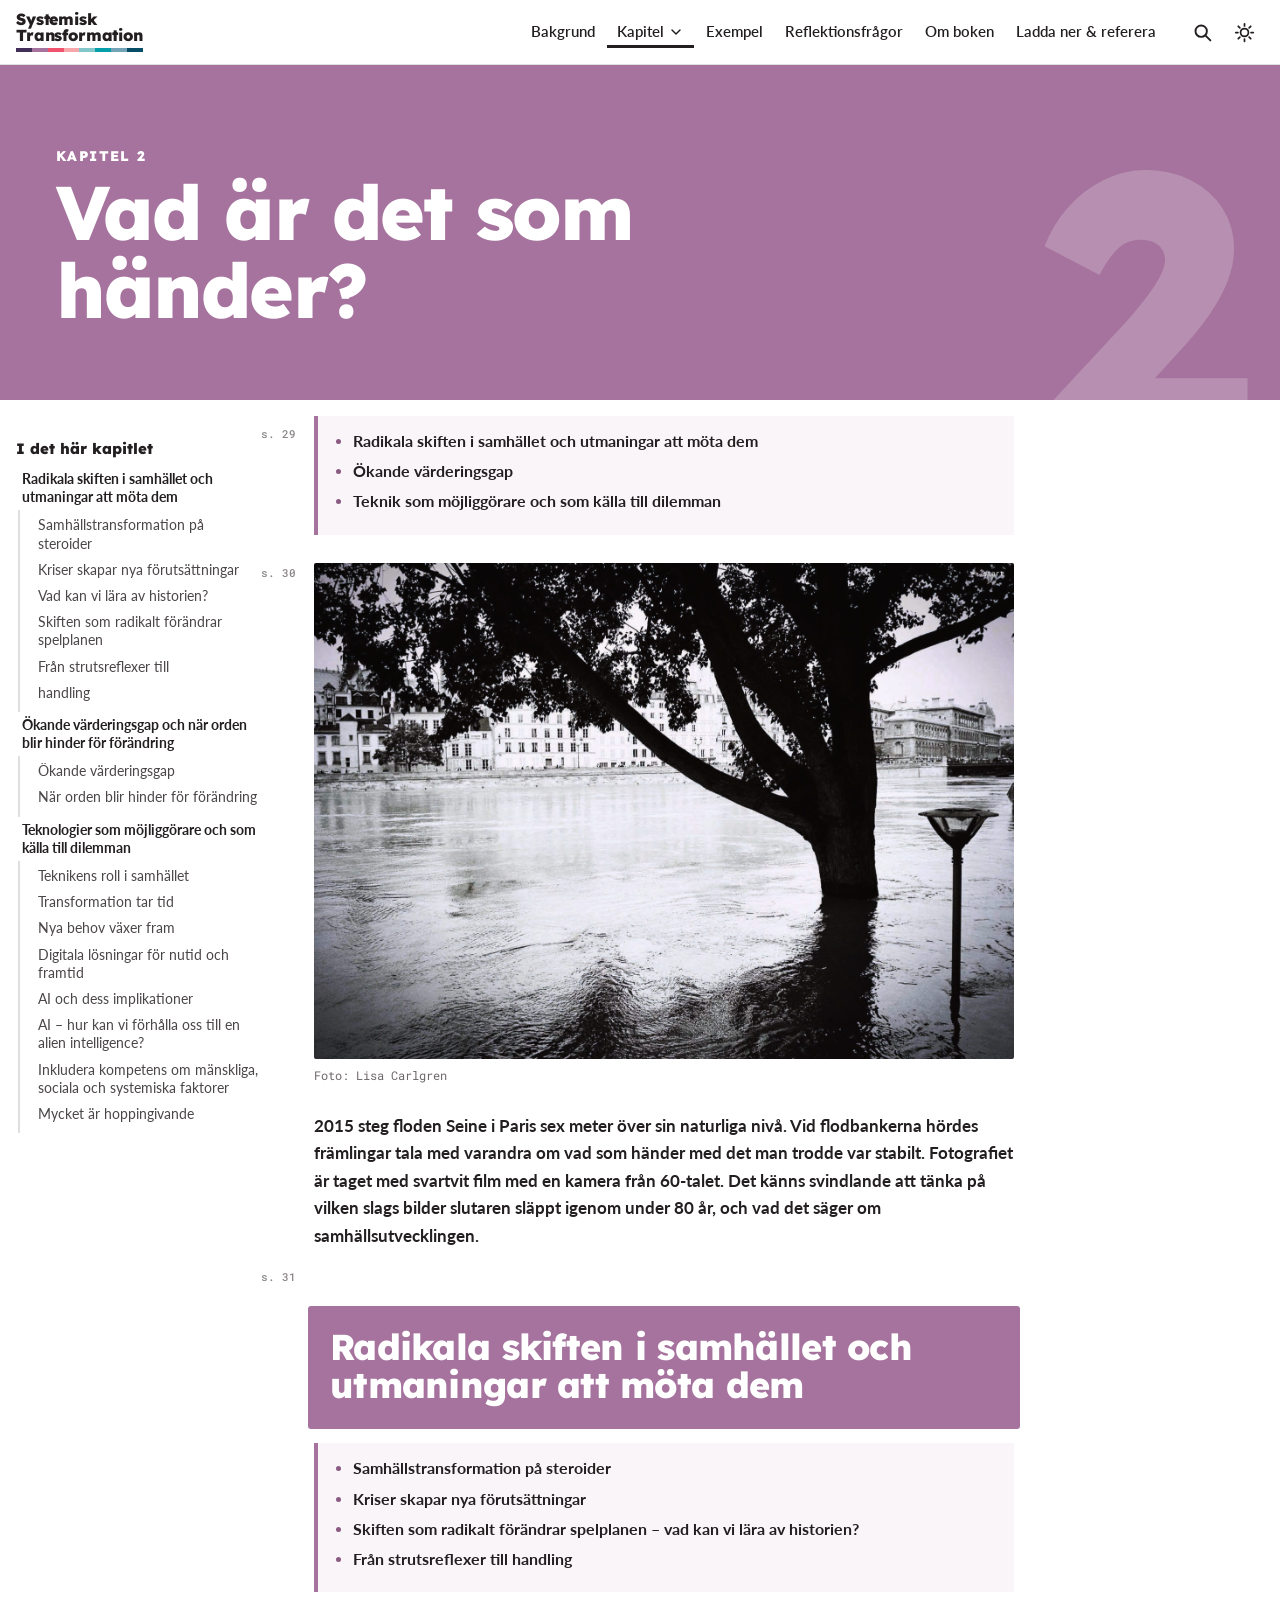
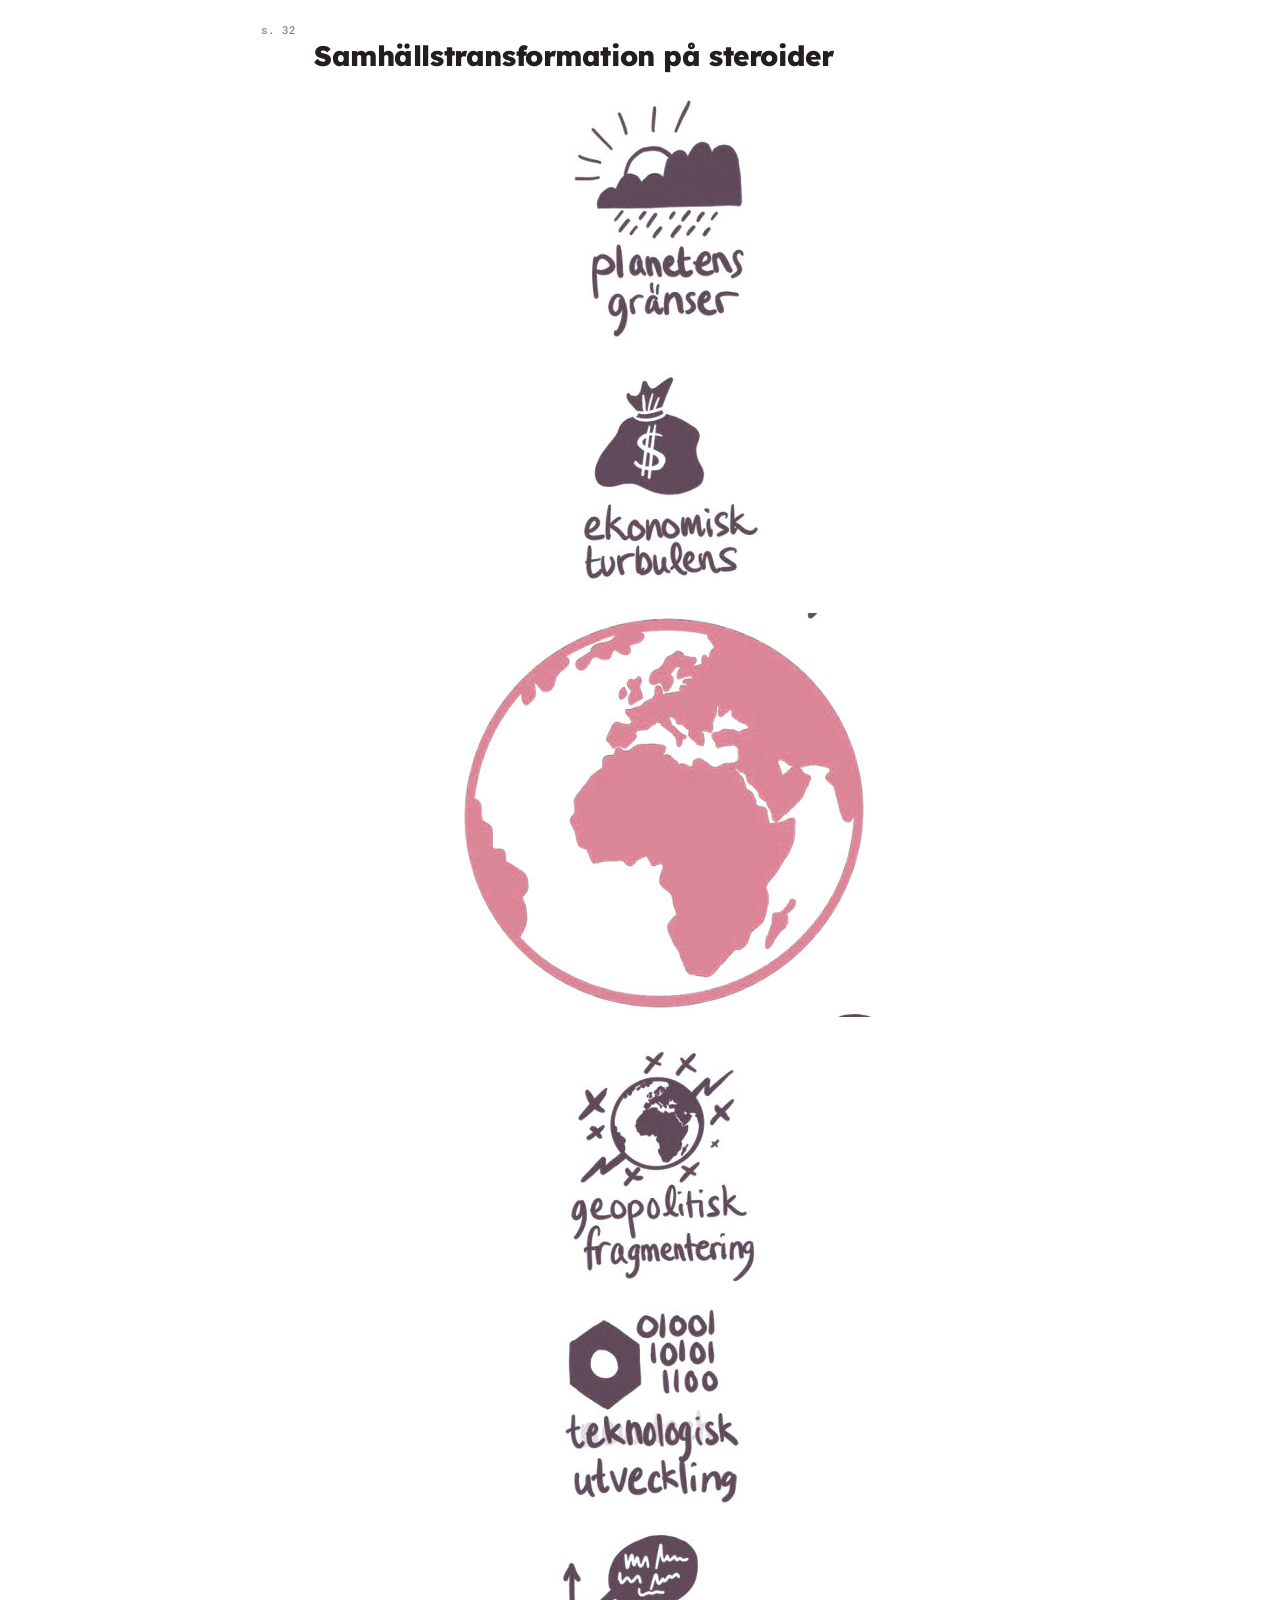
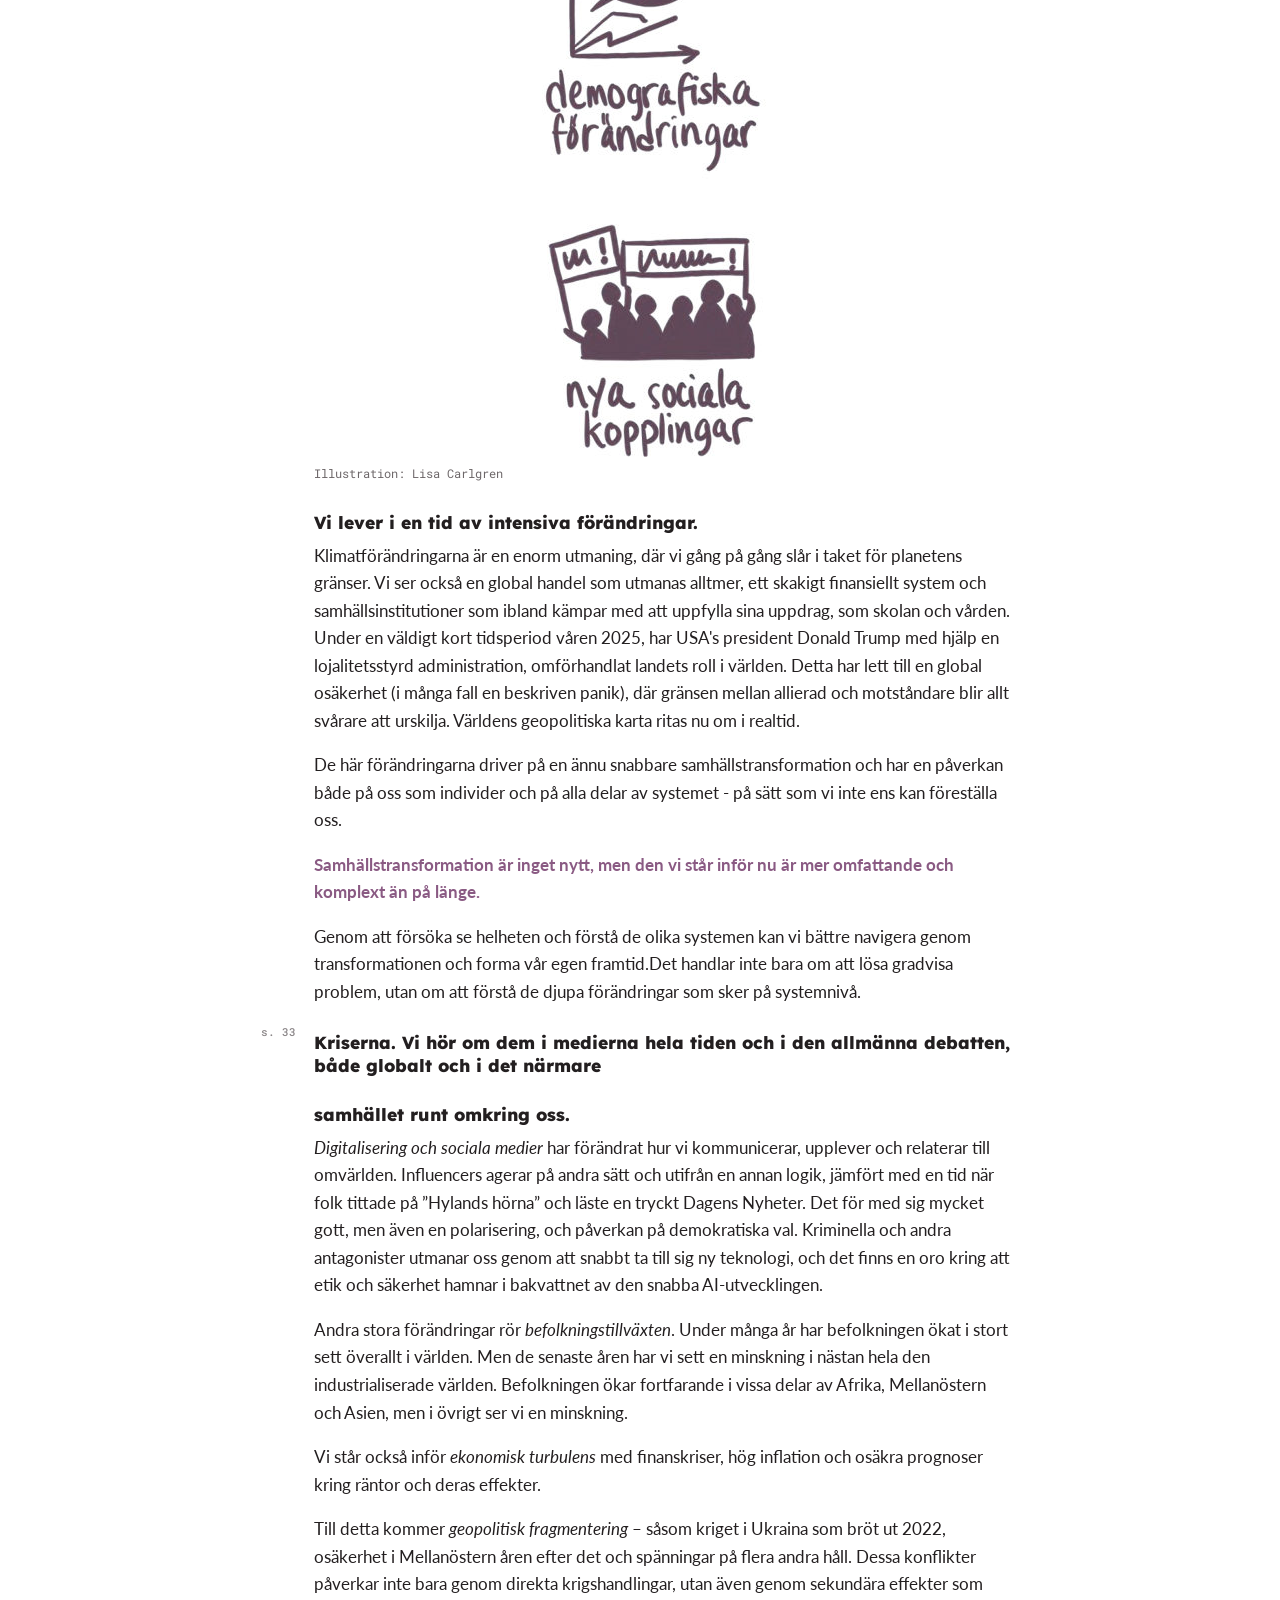
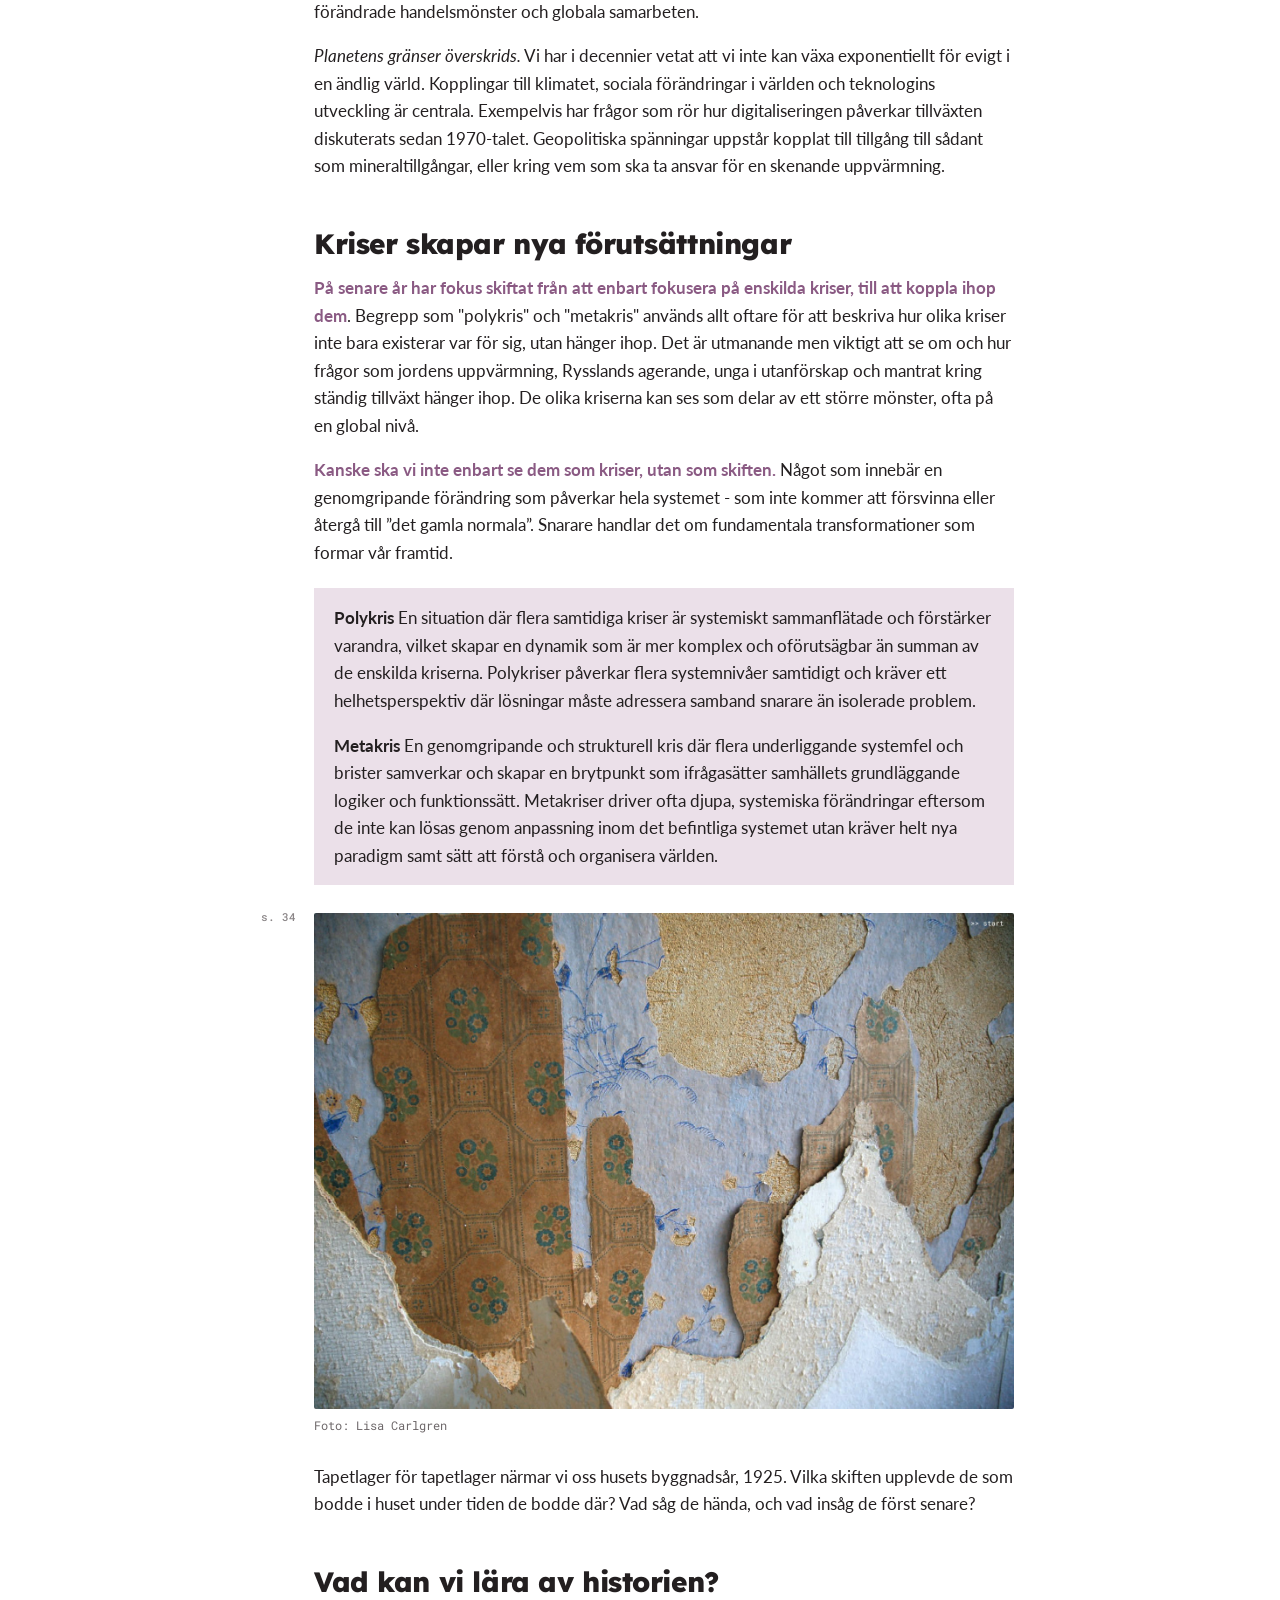
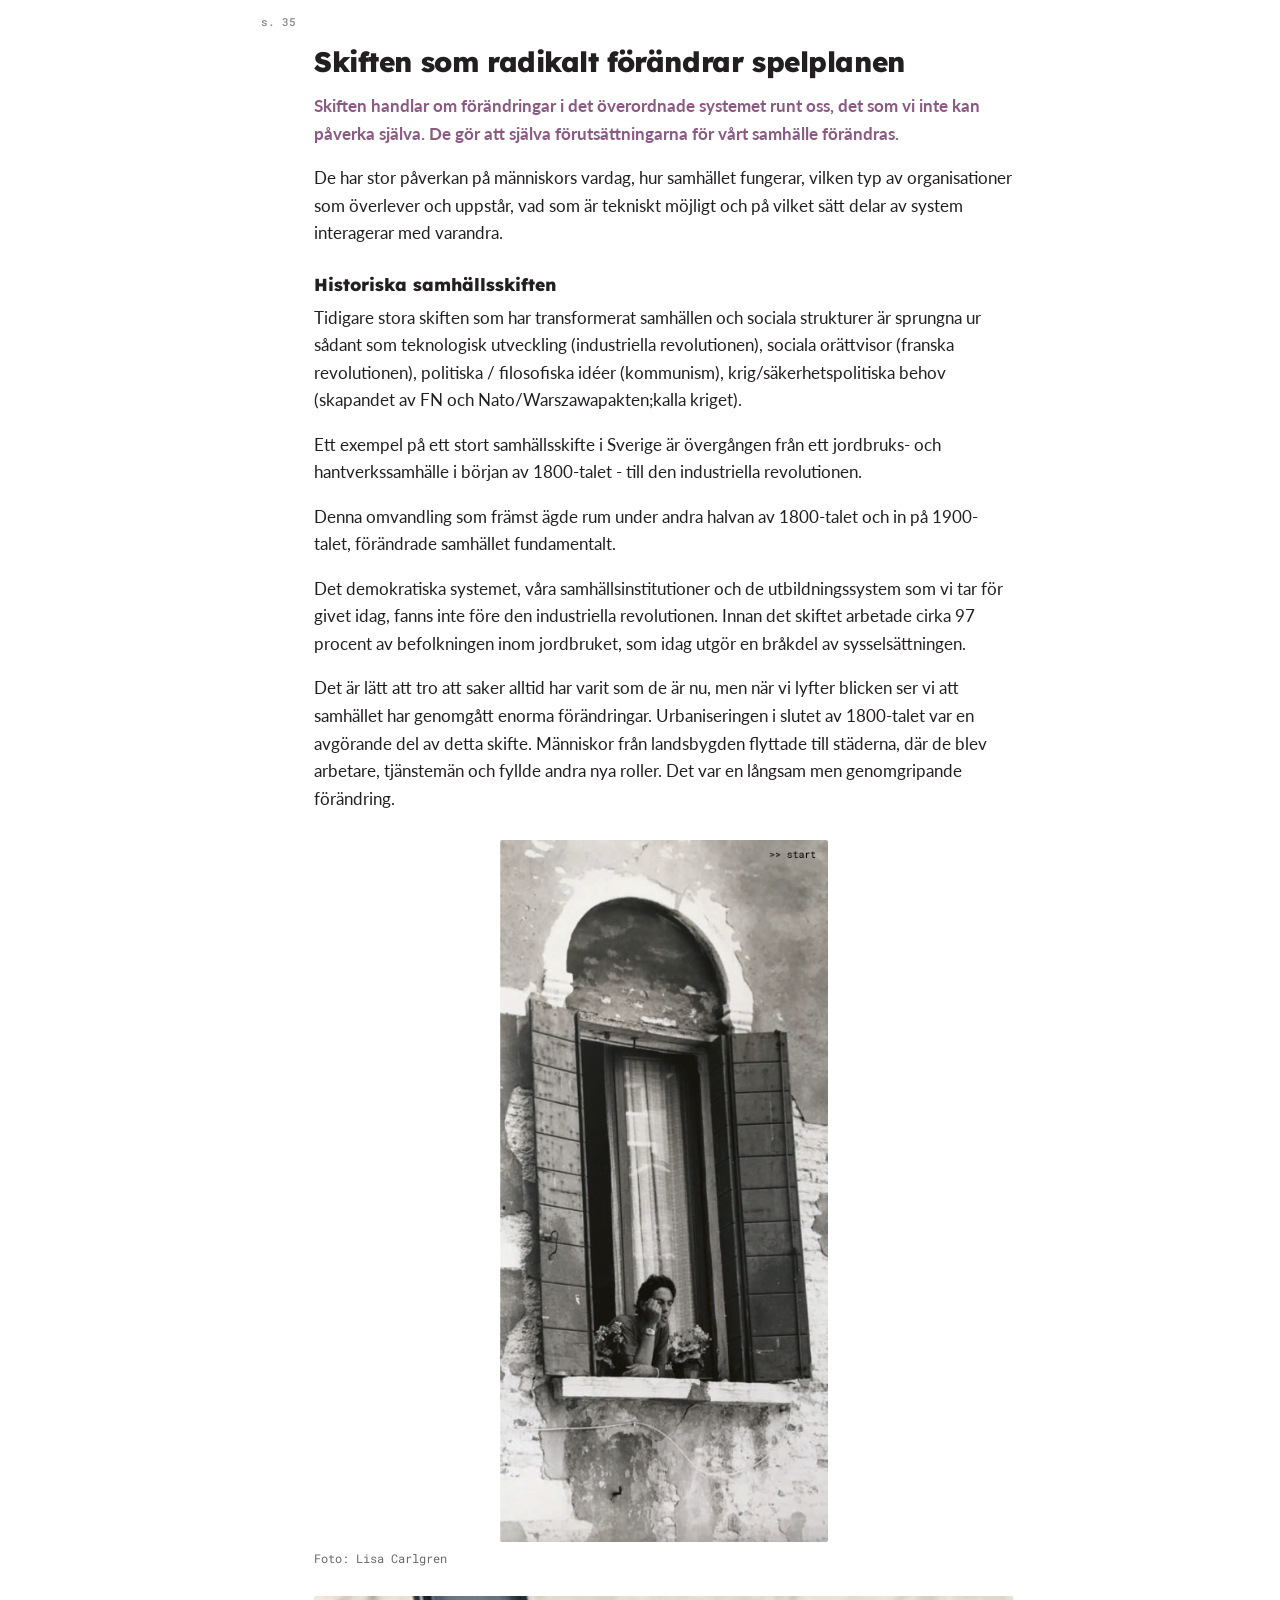
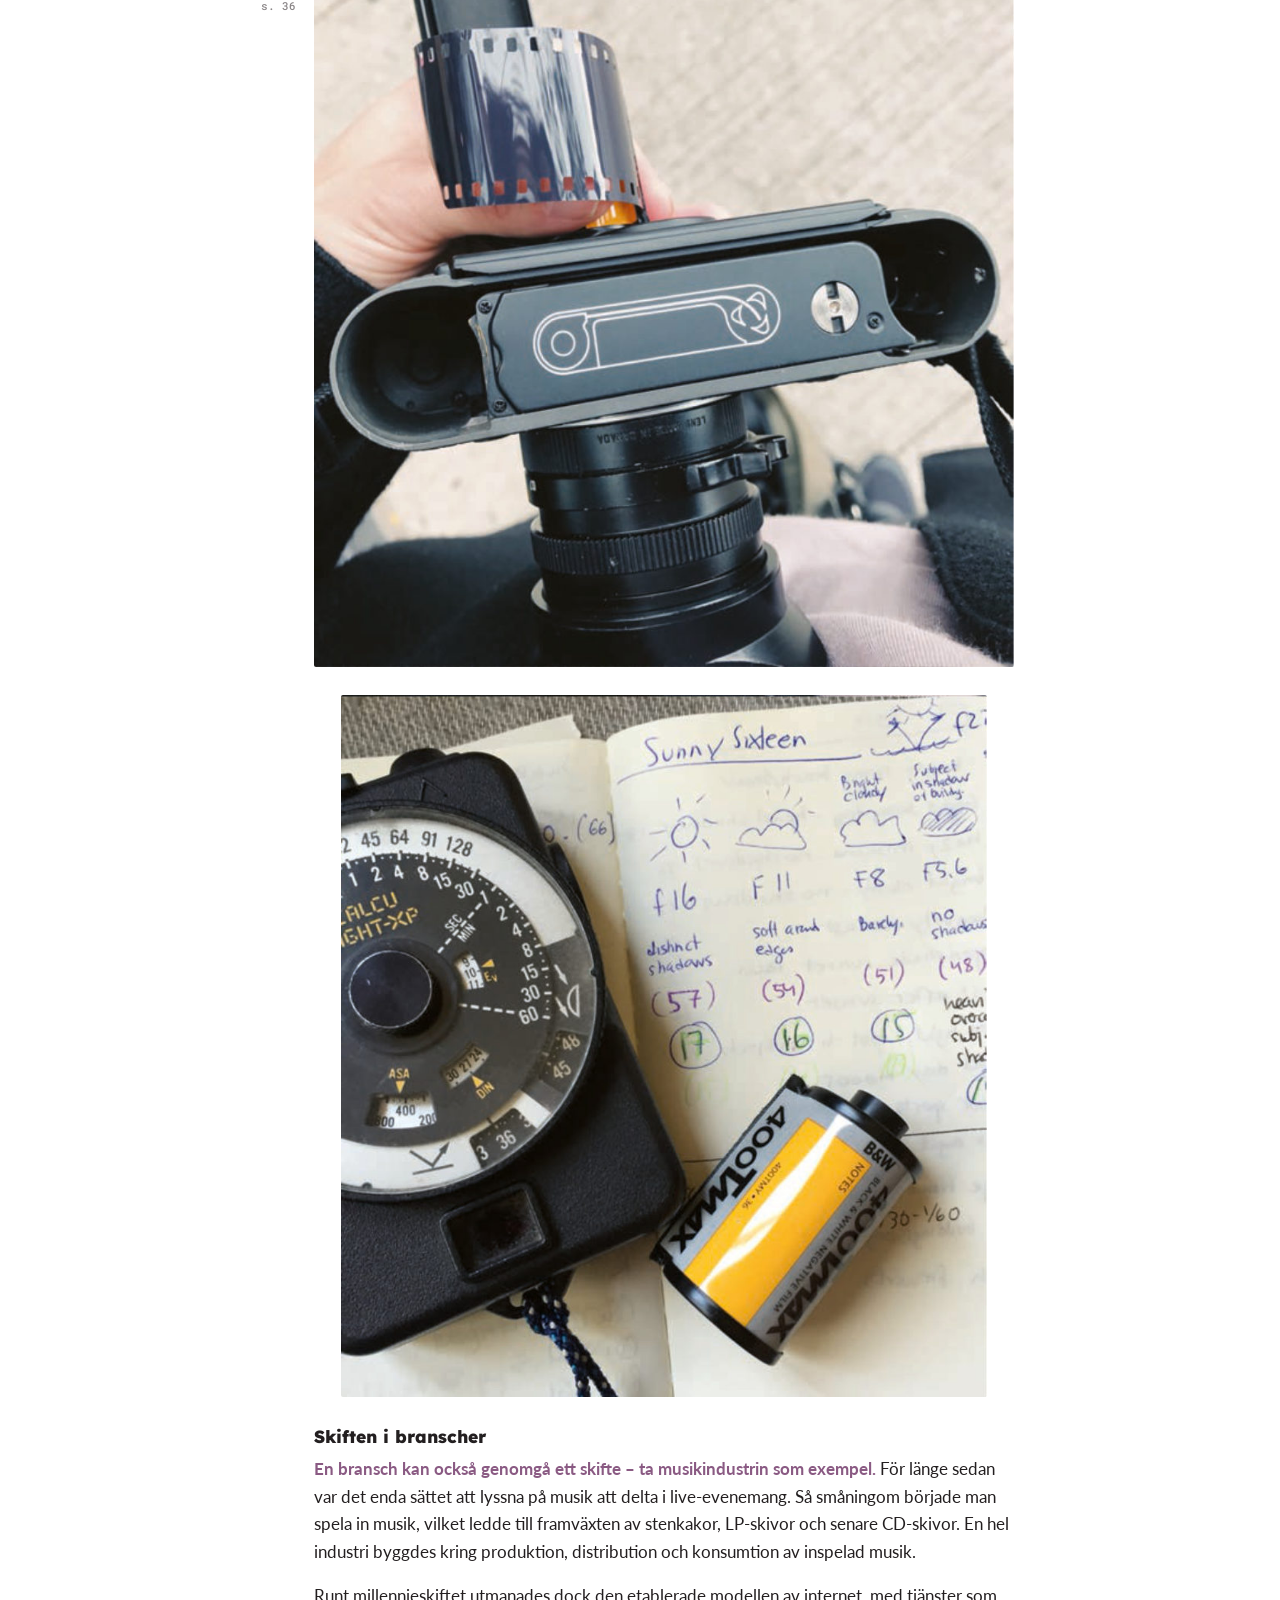
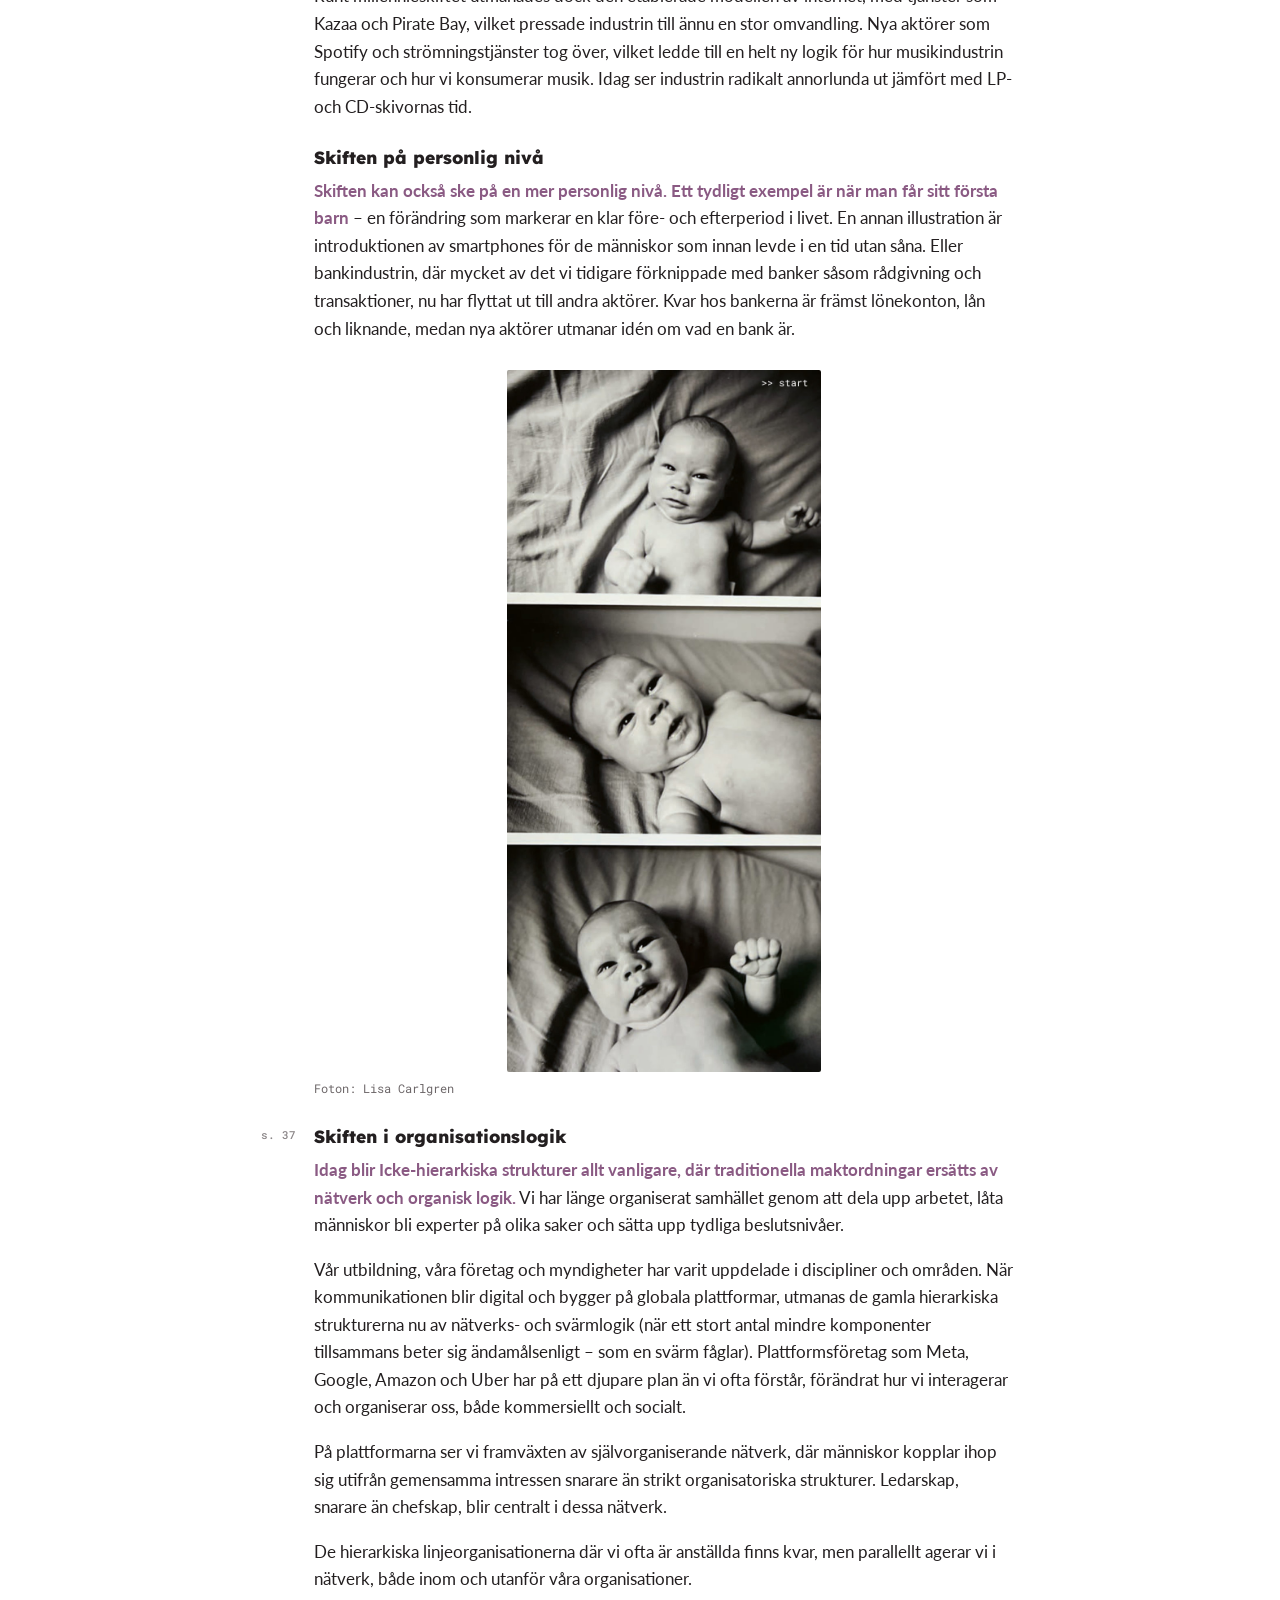
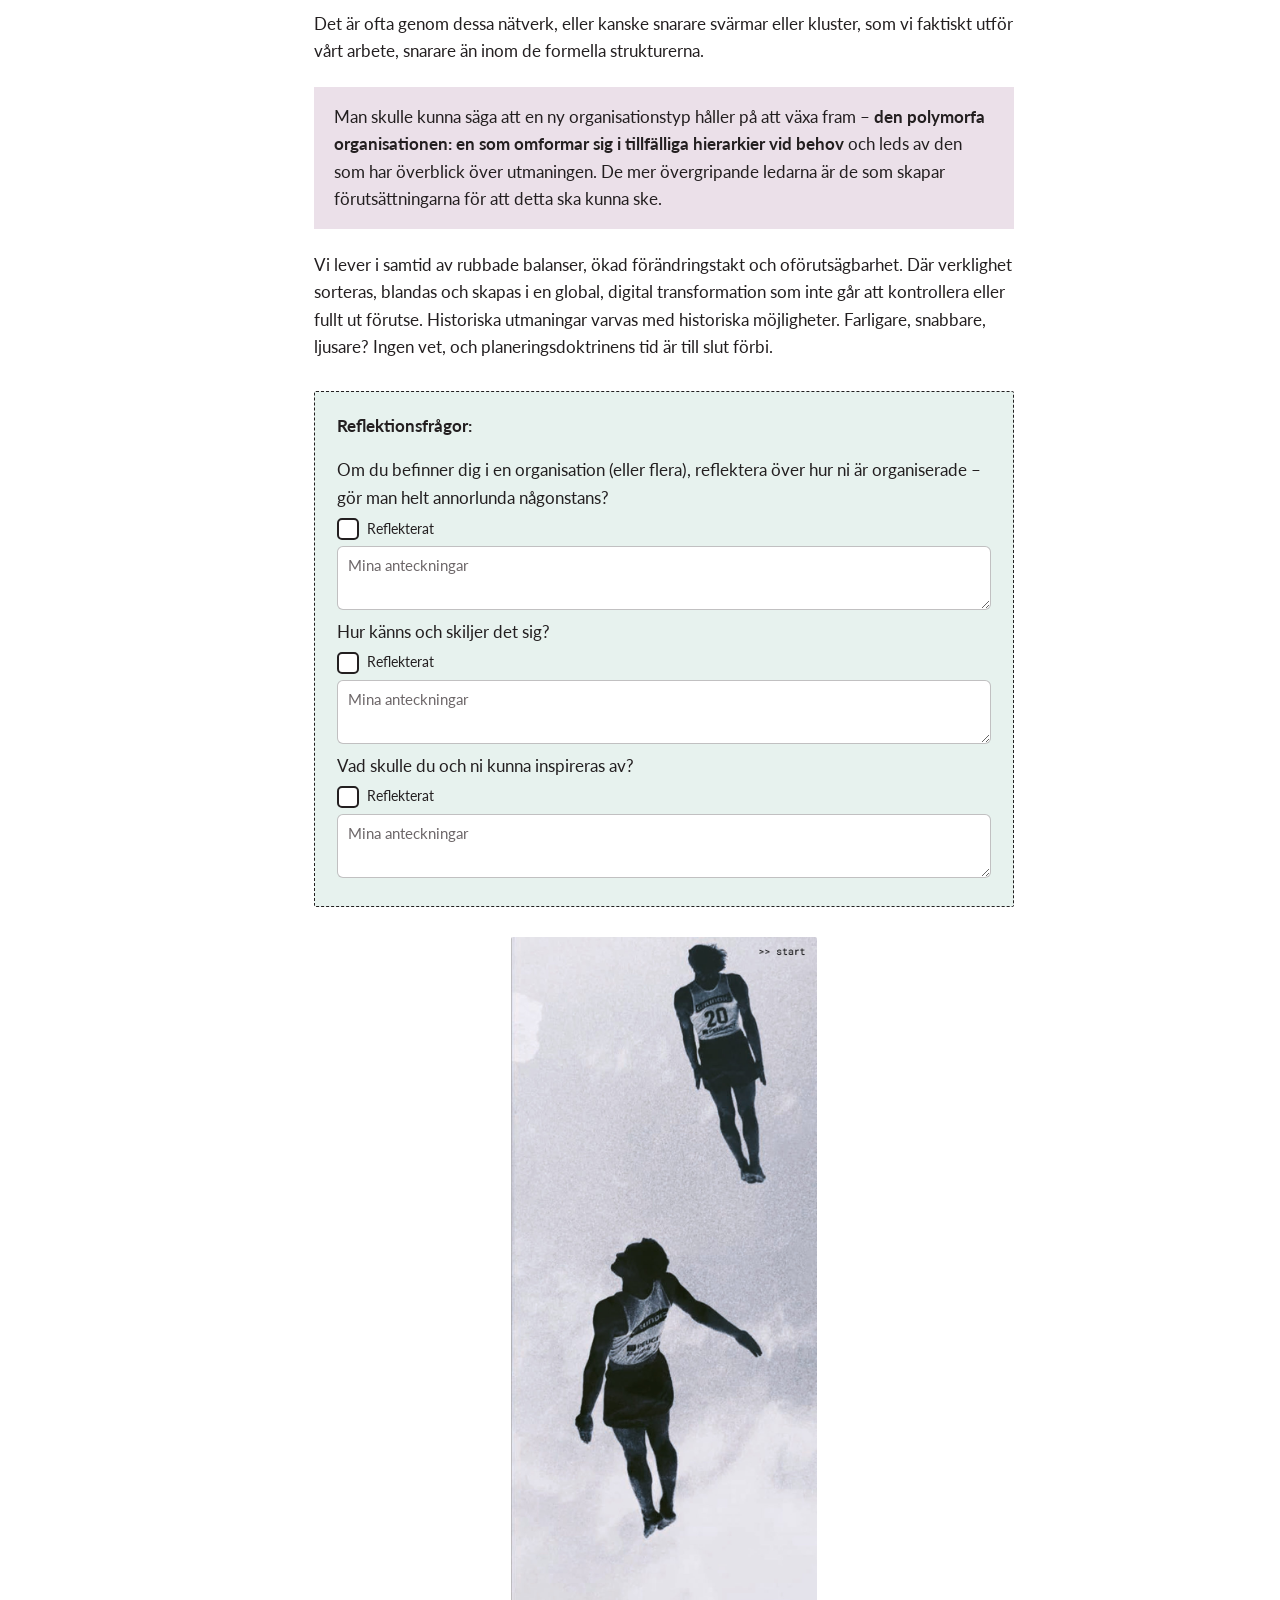
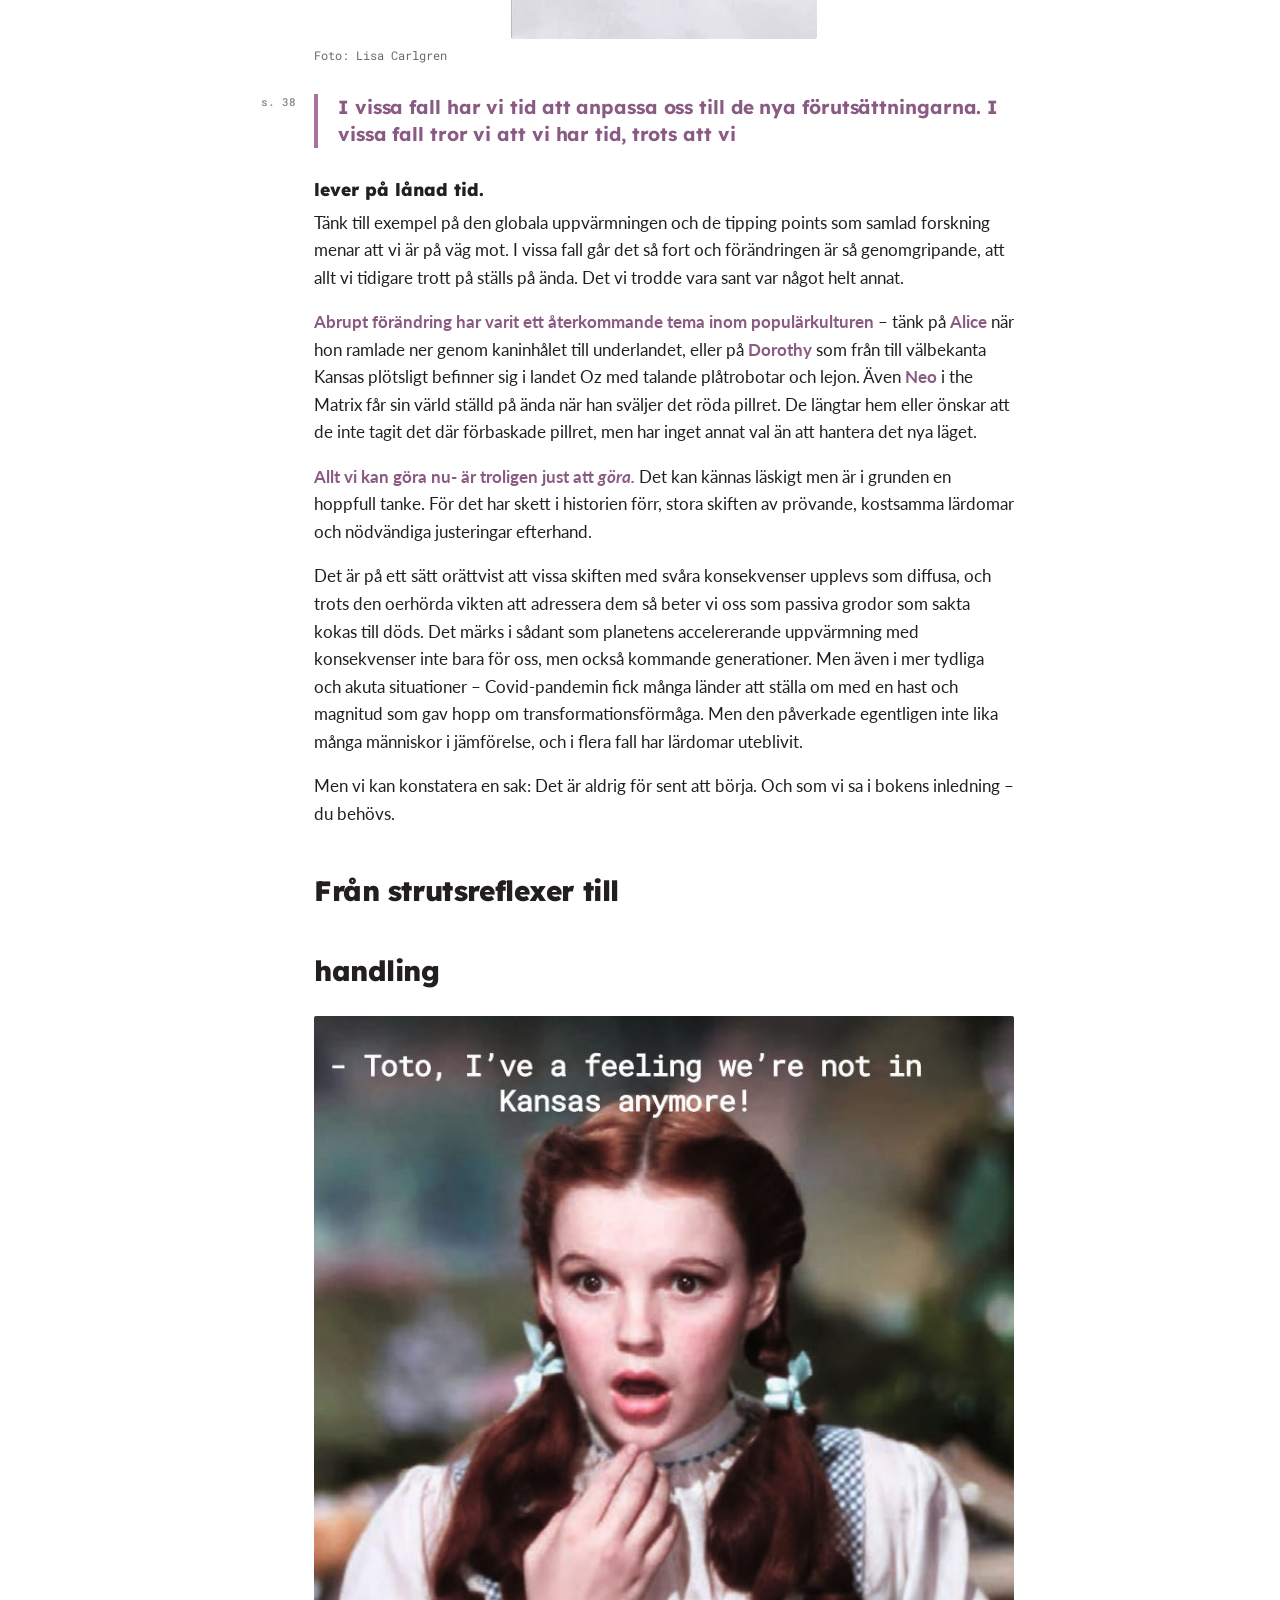
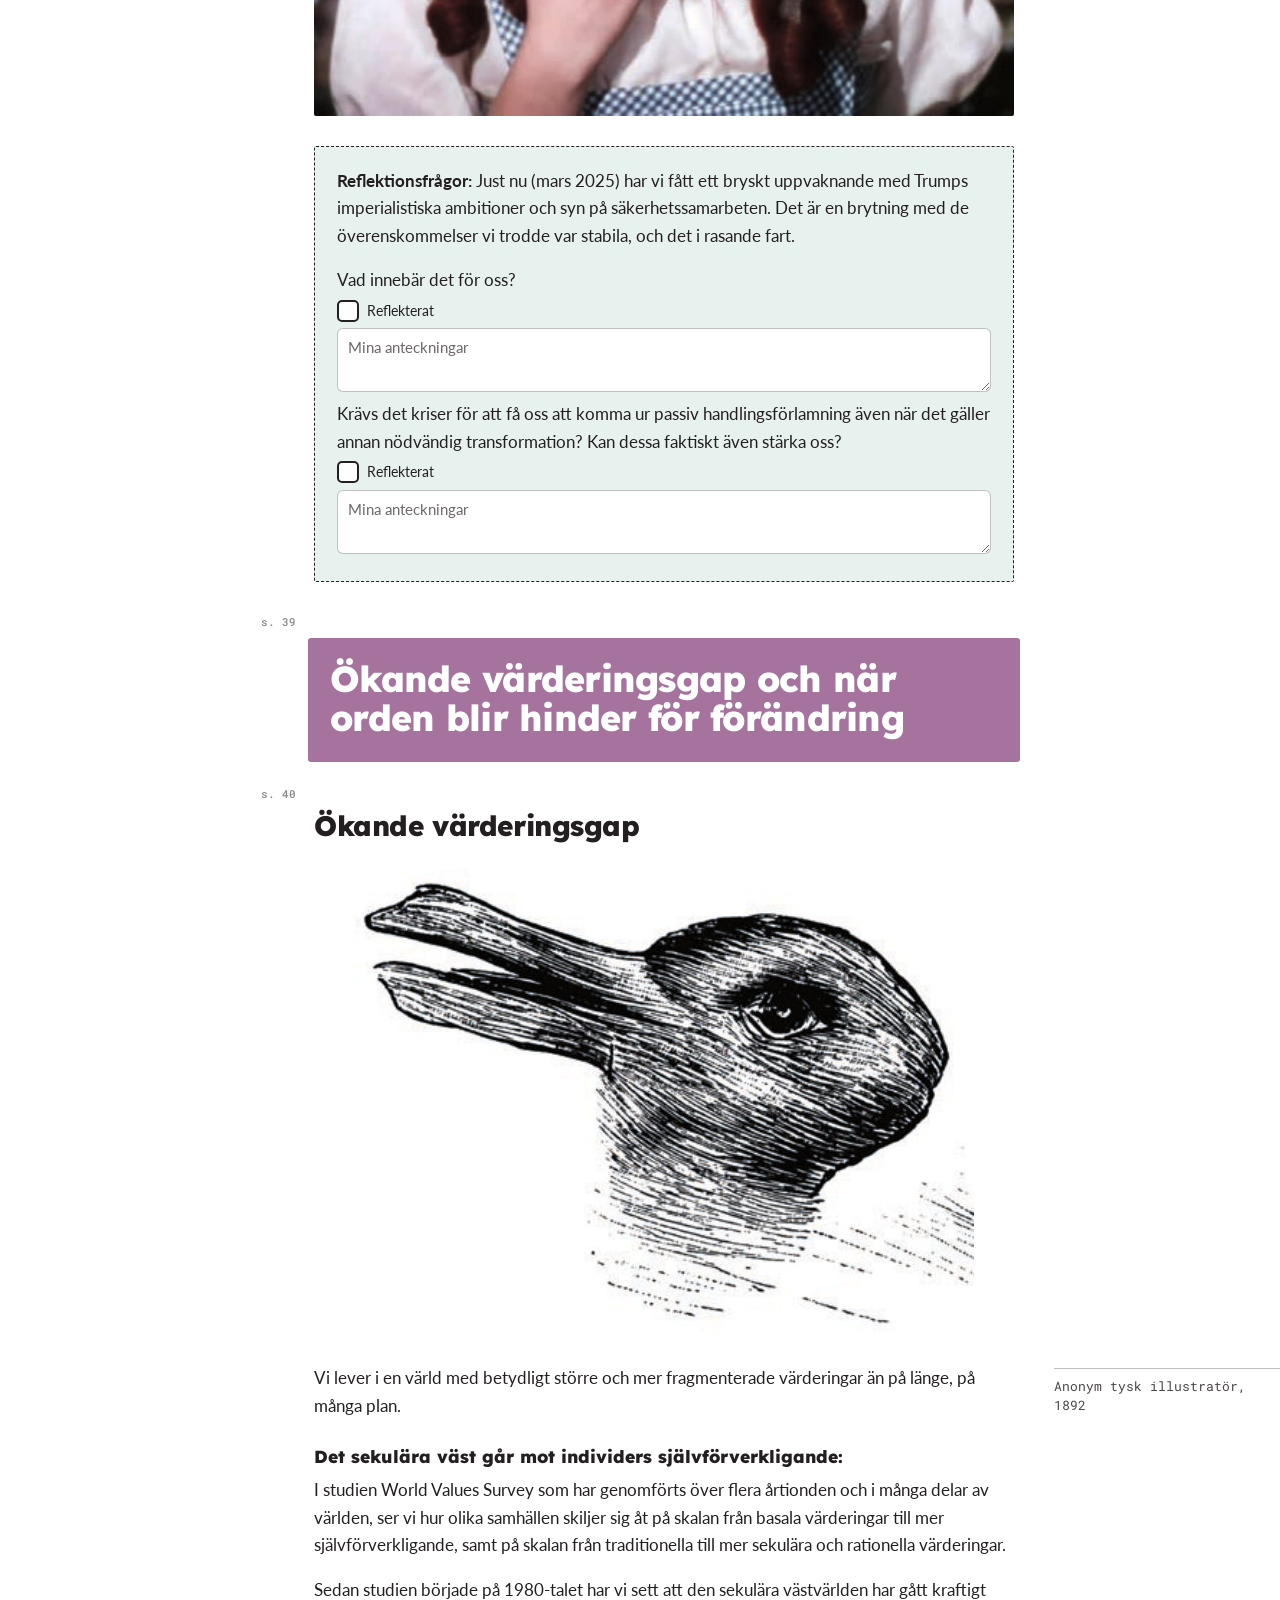
<file: kapitel-2.html>
<!doctype html>
<html lang="sv" style="--kap:#a5739d;--on-kap:#ffffff;--ink-l:#8a5a83;--ink-d:#dcb0d5">
<head>
<meta charset="utf-8">
<meta name="viewport" content="width=device-width, initial-scale=1">
<title>Vad är det som händer? – Systemisk Transformation</title>
<meta name="description" content="Vad är det som händer?. Ur Forskarnas guide till Systemisk Transformation.">
<meta name="color-scheme" content="light dark">
<script>try{var t=localStorage.getItem('st-tema');if(t)document.documentElement.dataset.theme=t;}catch(e){}</script>
<link rel="preconnect" href="https://fonts.googleapis.com">
<link rel="preconnect" href="https://fonts.gstatic.com" crossorigin>
<link href="https://fonts.googleapis.com/css2?family=Lato:ital,wght@0,400;0,700;1,400;1,700&family=Lexend:wght@600;800&family=Roboto+Mono:wght@400;500&family=Caveat:wght@600&display=swap" rel="stylesheet">
<link rel="stylesheet" href="assets/style.css">
<link rel="icon" href="assets/favicon.svg" type="image/svg+xml">
</head>
<body class="kap kap-k02">
<svg xmlns="http://www.w3.org/2000/svg" style="display:none" aria-hidden="true">
<symbol id="i-chev" viewBox="0 0 24 24"><path d="M6 9l6 6 6-6" fill="none" stroke="currentColor" stroke-width="2.2" stroke-linecap="round" stroke-linejoin="round"/></symbol>
<symbol id="i-sok" viewBox="0 0 24 24"><g fill="none" stroke="currentColor" stroke-width="2.2" stroke-linecap="round"><circle cx="10.5" cy="10.5" r="6.5"/><path d="M15.5 15.5L21 21"/></g></symbol>
<symbol id="i-sol" viewBox="0 0 24 24"><g fill="none" stroke="currentColor" stroke-width="2" stroke-linecap="round"><circle cx="12" cy="12" r="4.5"/><path d="M12 2v2.5M12 19.5V22M2 12h2.5M19.5 12H22M4.9 4.9l1.8 1.8M17.3 17.3l1.8 1.8M4.9 19.1l1.8-1.8M17.3 6.7l1.8-1.8"/></g></symbol>
<symbol id="i-mane" viewBox="0 0 24 24"><path d="M20 14.5A8.5 8.5 0 0 1 9.5 4a8.5 8.5 0 1 0 10.5 10.5z" fill="none" stroke="currentColor" stroke-width="2" stroke-linejoin="round"/></symbol>
<symbol id="i-meny" viewBox="0 0 24 24"><path d="M4 7h16M4 12h16M4 17h16" fill="none" stroke="currentColor" stroke-width="2.2" stroke-linecap="round"/></symbol>
<symbol id="i-x" viewBox="0 0 24 24"><path d="M6 6l12 12M18 6L6 18" fill="none" stroke="currentColor" stroke-width="2.2" stroke-linecap="round"/></symbol>
<symbol id="i-kopia" viewBox="0 0 24 24"><g fill="none" stroke="currentColor" stroke-width="2" stroke-linejoin="round"><rect x="8" y="8" width="12" height="12" rx="2"/><path d="M16 8V5a1 1 0 0 0-1-1H5a1 1 0 0 0-1 1v10a1 1 0 0 0 1 1h3"/></g></symbol>
<symbol id="i-bock" viewBox="0 0 24 24"><path d="M5 12.5l4.5 4.5L19 7" fill="none" stroke="currentColor" stroke-width="2.6" stroke-linecap="round" stroke-linejoin="round"/></symbol>
<symbol id="i-hand" viewBox="0 0 24 24"><path d="M8 13V5.5a1.5 1.5 0 0 1 3 0V11m0-6.5a1.5 1.5 0 0 1 3 0V11m0-5a1.5 1.5 0 0 1 3 0v5.5m0-3a1.5 1.5 0 0 1 3 0V15a7 7 0 0 1-7 7h-1a7 7 0 0 1-5.6-2.8L3.6 15.4a1.6 1.6 0 0 1 2.4-2l2 1.6" fill="none" stroke="currentColor" stroke-width="1.7" stroke-linecap="round" stroke-linejoin="round"/></symbol>
<symbol id="i-fraga" viewBox="0 0 24 24"><g fill="none" stroke="currentColor" stroke-width="1.8" stroke-linecap="round"><rect x="3" y="3" width="18" height="18" rx="3" stroke-dasharray="3 2.5"/><path d="M9.5 9.5a2.5 2.5 0 1 1 3.5 2.3c-.7.3-1 .9-1 1.6V14"/><circle cx="12" cy="17" r=".6" fill="currentColor"/></g></symbol>
<symbol id="i-citat" viewBox="0 0 24 24"><path d="M5 18c-1-1.5-1-3.6 0-6 1-2.3 3-4 5.5-5l.6 1.4C9 9.4 8 10.6 7.6 12H10v6zm9 0c-1-1.5-1-3.6 0-6 1-2.3 3-4 5.5-5l.6 1.4C18 9.4 17 10.6 16.6 12H19v6z" fill="currentColor"/></symbol>
<symbol id="i-ner" viewBox="0 0 24 24"><path d="M12 4v11m-5-5l5 5 5-5M5 20h14" fill="none" stroke="currentColor" stroke-width="2.2" stroke-linecap="round" stroke-linejoin="round"/></symbol>
<symbol id="i-ut" viewBox="0 0 24 24"><path d="M14 4h6v6M20 4l-9 9M18 14v5a1 1 0 0 1-1 1H5a1 1 0 0 1-1-1V7a1 1 0 0 1 1-1h5" fill="none" stroke="currentColor" stroke-width="2" stroke-linecap="round" stroke-linejoin="round"/></symbol>
<symbol id="i-spela" viewBox="0 0 24 24"><path d="M4 12a8 8 0 1 0 2.4-5.7M4 4v4h4" fill="none" stroke="currentColor" stroke-width="2" stroke-linecap="round" stroke-linejoin="round"/></symbol>
<symbol id="i-pil-v" viewBox="0 0 24 24"><path d="M19 12H5m6-6l-6 6 6 6" fill="none" stroke="currentColor" stroke-width="2.2" stroke-linecap="round" stroke-linejoin="round"/></symbol>
<symbol id="i-pil-h" viewBox="0 0 24 24"><path d="M5 12h14m-6-6l6 6-6 6" fill="none" stroke="currentColor" stroke-width="2.2" stroke-linecap="round" stroke-linejoin="round"/></symbol>
</svg>
<a class="skip" href="#main">Hoppa till innehållet</a>
<header class="topbar">
<div class="topbar-in">
<a class="logo" href="index.html" aria-label="Systemisk Transformation, startsida"><span class="logo-w">Systemisk<br>Transformation</span><span class="logo-bar" aria-hidden="true"><i style="background:#412f59"></i><i style="background:#a5739d"></i><i style="background:#f0516d"></i><i style="background:#f7a7aa"></i><i style="background:#82c7c9"></i><i style="background:#049fa8"></i><i style="background:#73a3b7"></i><i style="background:#074d65"></i></span></a>
<nav class="mainnav" aria-label="Huvudmeny">
<a href="bakgrund.html" class="">Bakgrund</a>
<div class="dd is-current"><button class="dd-btn" aria-expanded="false" aria-controls="dd-kap">Kapitel<svg aria-hidden="true"><use href="#i-chev"/></svg></button>
<ul class="dd-menu" id="dd-kap"><li><a href="bakgrund.html" style="--kap:#49494a;--on-kap:#ffffff"><span class="dd-num">0</span><span>Bakgrund och manual</span></a></li><li><a href="kapitel-1.html" style="--kap:#412f59;--on-kap:#ffffff"><span class="dd-num">1</span><span>Introduktion och definitioner</span></a></li><li><a href="kapitel-2.html" aria-current="page" style="--kap:#a5739d;--on-kap:#ffffff"><span class="dd-num">2</span><span>Vad är det som händer?</span></a></li><li><a href="kapitel-3.html" style="--kap:#f0516d;--on-kap:#ffffff"><span class="dd-num">3</span><span>En ny logik för en värld i förändring</span></a></li><li><a href="kapitel-4.html" style="--kap:#f7a7aa;--on-kap:#231f20"><span class="dd-num">4</span><span>Människan i transformation</span></a></li><li><a href="kapitel-5.html" style="--kap:#82c7c9;--on-kap:#231f20"><span class="dd-num">5</span><span>Transformation som hantverk</span></a></li><li><a href="kapitel-6.html" style="--kap:#049fa8;--on-kap:#ffffff"><span class="dd-num">6</span><span>Att driva transformationsprocesser i praktiken</span></a></li><li><a href="kapitel-7.html" style="--kap:#73a3b7;--on-kap:#ffffff"><span class="dd-num">7</span><span>Hantera övergången: organisation och ledarskap</span></a></li><li><a href="kapitel-8.html" style="--kap:#074d65;--on-kap:#ffffff"><span class="dd-num">8</span><span>Facilitera systemisk transformation</span></a></li></ul></div>
<a href="exempel.html" class="">Exempel</a><a href="reflektion.html" class="">Reflektionsfrågor</a><a href="om.html" class="">Om boken</a><a href="ladda-ner.html" class="">Ladda ner &amp; referera</a>
</nav>
<div class="tools">
<button class="icon-btn sok-btn" aria-label="Sök i boken" title="Sök i boken (/)"><svg aria-hidden="true"><use href="#i-sok"/></svg></button>
<button class="icon-btn tema-btn" aria-label="Byt mellan ljust och mörkt tema" title="Byt mellan ljust och mörkt tema"><svg class="sun" aria-hidden="true"><use href="#i-sol"/></svg><svg class="moon" aria-hidden="true"><use href="#i-mane"/></svg></button>
<button class="icon-btn meny-btn" aria-label="Meny" aria-expanded="false" aria-controls="mobilmeny"><svg aria-hidden="true"><use href="#i-meny"/></svg></button>
</div>
</div>
<div class="progress" aria-hidden="true"><i></i></div>
</header>
<div class="mobilmeny" id="mobilmeny" hidden>
<nav aria-label="Meny">
<a href="index.html">Startsida</a>
<p class="mm-h">Kapitel</p>
<ul><li><a href="bakgrund.html" style="--kap:#49494a;--on-kap:#ffffff"><span class="dd-num">0</span><span>Bakgrund och manual</span></a></li><li><a href="kapitel-1.html" style="--kap:#412f59;--on-kap:#ffffff"><span class="dd-num">1</span><span>Introduktion och definitioner</span></a></li><li><a href="kapitel-2.html" aria-current="page" style="--kap:#a5739d;--on-kap:#ffffff"><span class="dd-num">2</span><span>Vad är det som händer?</span></a></li><li><a href="kapitel-3.html" style="--kap:#f0516d;--on-kap:#ffffff"><span class="dd-num">3</span><span>En ny logik för en värld i förändring</span></a></li><li><a href="kapitel-4.html" style="--kap:#f7a7aa;--on-kap:#231f20"><span class="dd-num">4</span><span>Människan i transformation</span></a></li><li><a href="kapitel-5.html" style="--kap:#82c7c9;--on-kap:#231f20"><span class="dd-num">5</span><span>Transformation som hantverk</span></a></li><li><a href="kapitel-6.html" style="--kap:#049fa8;--on-kap:#ffffff"><span class="dd-num">6</span><span>Att driva transformationsprocesser i praktiken</span></a></li><li><a href="kapitel-7.html" style="--kap:#73a3b7;--on-kap:#ffffff"><span class="dd-num">7</span><span>Hantera övergången: organisation och ledarskap</span></a></li><li><a href="kapitel-8.html" style="--kap:#074d65;--on-kap:#ffffff"><span class="dd-num">8</span><span>Facilitera systemisk transformation</span></a></li></ul>
<p class="mm-h">Mer</p>
<a href="exempel.html">Exempel från praktiken</a>
<a href="reflektion.html">Reflektionsfrågor</a>
<a href="om.html">Om boken</a>
<a href="ladda-ner.html">Ladda ner &amp; referera</a>
</nav>
</div>
<div class="sok" id="sok" hidden role="dialog" aria-modal="true" aria-label="Sök i boken">
<div class="sok-panel">
<div class="sok-rad"><svg aria-hidden="true"><use href="#i-sok"/></svg><input type="search" id="sok-in" placeholder="Sök i boken, t.ex. möjlighetsfickor" autocomplete="off" aria-label="Sökord"><button class="icon-btn sok-stang" aria-label="Stäng"><svg aria-hidden="true"><use href="#i-x"/></svg></button></div>
<p class="sok-info" id="sok-info" aria-live="polite"></p>
<ol class="sok-res" id="sok-res"></ol>
</div></div>
<main id="main" class="kapitel">
<header class="kap-hero">
<div class="kap-hero-in">
<p class="kap-label">KAPITEL 2</p>
<h1>Vad är det som händer?</h1>
<p class="kap-num" aria-hidden="true">2</p>
</div>
</header>
<div class="las">
<aside class="sidtoc" aria-label="Innehåll i kapitlet"><details open><summary>I det här kapitlet</summary><ol><li class="t2"><a href="#radikala-skiften-i-samhallet-och-utmaningar-att-mota-dem">Radikala skiften i samhället och utmaningar att möta dem</a><ol><li class="t3"><a href="#samhallstransformation-pa-steroider">Samhällstransformation på steroider</a></li><li class="t3"><a href="#kriser-skapar-nya-forutsattningar">Kriser skapar nya förutsättningar</a></li><li class="t3"><a href="#vad-kan-vi-lara-av-historien">Vad kan vi lära av historien?</a></li><li class="t3"><a href="#skiften-som-radikalt-forandrar-spelplanen">Skiften som radikalt förändrar spelplanen</a></li><li class="t3"><a href="#fran-strutsreflexer-till">Från strutsreflexer till</a></li><li class="t3"><a href="#handling">handling</a></li></ol></li><li class="t2"><a href="#okande-varderingsgap-och-nar-orden-blir-hinder-for-forandrin">Ökande värderingsgap och när orden blir hinder för förändring</a><ol><li class="t3"><a href="#okande-varderingsgap">Ökande värderingsgap</a></li><li class="t3"><a href="#nar-orden-blir-hinder-for-forandring">När orden blir hinder för förändring</a></li></ol></li><li class="t2"><a href="#teknologier-som-mojliggorare-och-som-kalla-till-dilemman">Teknologier som möjliggörare och som källa till dilemman</a><ol><li class="t3"><a href="#teknikens-roll-i-samhallet">Teknikens roll i samhället</a></li><li class="t3"><a href="#transformation-tar-tid">Transformation tar tid</a></li><li class="t3"><a href="#nya-behov-vaxer-fram">Nya behov växer fram</a></li><li class="t3"><a href="#digitala-losningar-for-nutid-och-framtid">Digitala lösningar för nutid och framtid</a></li><li class="t3"><a href="#ai-och-dess-implikationer">AI och dess implikationer</a></li><li class="t3"><a href="#ai-hur-kan-vi-forhalla-oss-till-en-alien-intelligence">AI – hur kan vi förhålla oss till en alien intelligence?</a></li><li class="t3"><a href="#inkludera-kompetens-om-manskliga-sociala-och-systemiska-fakt">Inkludera kompetens om mänskliga, sociala och systemiska faktorer</a></li><li class="t3"><a href="#mycket-ar-hoppingivande">Mycket är hoppingivande</a></li></ol></li></ol></details></aside>
<article class="text">
<span class="sidmark" id="s-29" data-s="29" aria-hidden="true"></span>
<nav class="innehall" aria-label="I det här avsnittet"><ul><li>Radikala skiften i samhället och utmaningar att möta dem</li><li>Ökande värderingsgap</li><li>Teknik som möjliggörare och som källa till dilemman</li></ul></nav>
<span class="sidmark" id="s-30" data-s="30" aria-hidden="true"></span>
<figure class="bild "><img src="img/s030-1.jpg" alt="" loading="lazy"><figcaption>Foto: Lisa Carlgren</figcaption></figure>
<p><strong>2015 steg floden Seine i Paris sex meter över sin naturliga nivå. Vid flodbankerna hördes främlingar tala med varandra om vad som händer med det man trodde var stabilt. Fotografiet är taget med svartvit film med en kamera från 60-talet. Det känns svindlande att tänka på vilken slags bilder slutaren släppt igenom under 80 år, och vad det säger om samhällsutvecklingen.</strong></p>
<span class="sidmark" id="s-31" data-s="31" aria-hidden="true"></span>
<h2 id="radikala-skiften-i-samhallet-och-utmaningar-att-mota-dem" class="sec"><span>Radikala skiften i samhället och utmaningar att möta dem</span></h2>
<nav class="innehall" aria-label="I det här avsnittet"><ul><li>Samhällstransformation på steroider</li><li>Kriser skapar nya förutsättningar</li><li>Skiften som radikalt förändrar spelplanen – vad kan vi lära av historien?</li><li>Från strutsreflexer till handling</li></ul></nav>
<span class="sidmark" id="s-32" data-s="32" aria-hidden="true"></span>
<h3 id="samhallstransformation-pa-steroider">Samhällstransformation på steroider</h3>
<figure class="bild "><img src="img/s032-6.jpg" alt="" loading="lazy"></figure>
<figure class="bild "><img src="img/s032-5.jpg" alt="" loading="lazy"></figure>
<figure class="bild "><img src="img/s032-1.jpg" alt="" loading="lazy"></figure>
<figure class="bild "><img src="img/s032-7.jpg" alt="" loading="lazy"></figure>
<figure class="bild "><img src="img/s032-2.jpg" alt="" loading="lazy"></figure>
<figure class="bild "><img src="img/s032-4.jpg" alt="" loading="lazy"></figure>
<figure class="bild "><img src="img/s032-3.jpg" alt="" loading="lazy"><figcaption>Illustration: Lisa Carlgren</figcaption></figure>
<h4>Vi lever i en tid av intensiva förändringar.</h4>
<p>Klimatförändringarna är en enorm utmaning, där vi gång på gång slår i taket för planetens gränser. Vi ser också en global handel som utmanas alltmer, ett skakigt finansiellt system och samhällsinstitutioner som ibland kämpar med att uppfylla sina uppdrag, som skolan och vården. Under en väldigt kort tidsperiod våren 2025, har USA's president Donald Trump med hjälp en lojalitetsstyrd administration, omförhandlat landets roll i världen. Detta har lett till en global osäkerhet (i många fall en beskriven panik), där gränsen mellan allierad och motståndare blir allt svårare att urskilja. Världens geopolitiska karta ritas nu om i realtid.</p>
<p>De här förändringarna driver på en ännu snabbare samhällstransformation och har en påverkan både på oss som individer och på alla delar av systemet - på sätt som vi inte ens kan föreställa oss.</p>
<p><strong><span class="acc">Samhällstransformation är inget nytt, men den vi står inför nu är mer omfattande och komplext än på länge.</span></strong></p>
<p>Genom att försöka se helheten och förstå de olika systemen kan vi bättre navigera genom transformationen och forma vår egen framtid.Det handlar inte bara om att lösa gradvisa problem, utan om att förstå de djupa förändringar som sker på systemnivå.</p>
<span class="sidmark" id="s-33" data-s="33" aria-hidden="true"></span>
<h4>Kriserna. Vi hör om dem i medierna hela tiden och i den allmänna debatten, både globalt och i det närmare</h4>
<h4>samhället runt omkring oss.</h4>
<p><em>Digitalisering och sociala medier</em> har förändrat hur vi kommunicerar, upplever och relaterar till omvärlden. Influencers agerar på andra sätt och utifrån en annan logik, jämfört med en tid när folk tittade på ”Hylands hörna” och läste en tryckt Dagens Nyheter. Det för med sig mycket gott, men även en polarisering, och påverkan på demokratiska val. Kriminella och andra antagonister utmanar oss genom att snabbt ta till sig ny teknologi, och det finns en oro kring att etik och säkerhet hamnar i bakvattnet av den snabba AI-utvecklingen.</p>
<p>Andra stora förändringar rör <em>befolkningstillväxten</em>. Under många år har befolkningen ökat i stort sett överallt i världen. Men de senaste åren har vi sett en minskning i nästan hela den industrialiserade världen. Befolkningen ökar fortfarande i vissa delar av Afrika, Mellanöstern och Asien, men i övrigt ser vi en minskning.</p>
<p>Vi står också inför <em>ekonomisk turbulens</em> med finanskriser, hög inflation och osäkra prognoser kring räntor och deras effekter.</p>
<p>Till detta kommer <em>geopolitisk fragmentering</em> – såsom kriget i Ukraina som bröt ut 2022, osäkerhet i Mellanöstern åren efter det och spänningar på flera andra håll. Dessa konflikter påverkar inte bara genom direkta krigshandlingar, utan även genom sekundära effekter som förändrade handelsmönster och globala samarbeten.</p>
<p><em>Planetens gränser överskrids.</em> Vi har i decennier vetat att vi inte kan växa exponentiellt för evigt i en ändlig värld. Kopplingar till klimatet, sociala förändringar i världen och teknologins utveckling är centrala. Exempelvis har frågor som rör hur digitaliseringen påverkar tillväxten diskuterats sedan 1970-talet. Geopolitiska spänningar uppstår kopplat till tillgång till sådant som mineraltillgångar, eller kring vem som ska ta ansvar för en skenande uppvärmning.</p>
<h3 id="kriser-skapar-nya-forutsattningar">Kriser skapar nya förutsättningar</h3>
<p><strong><span class="acc">På senare år har fokus skiftat från att enbart fokusera på enskilda kriser, till att koppla ihop dem</span></strong>. Begrepp som "polykris" och "metakris" används allt oftare för att beskriva hur olika kriser inte bara existerar var för sig, utan hänger ihop. Det är utmanande men viktigt att se om och hur frågor som jordens uppvärmning, Rysslands agerande, unga i utanförskap och mantrat kring ständig tillväxt hänger ihop. De olika kriserna kan ses som delar av ett större mönster, ofta på en global nivå.</p>
<p><strong><span class="acc">Kanske ska vi inte enbart se dem som kriser, utan som skiften.</span></strong> Något som innebär en genomgripande förändring som påverkar hela systemet - som inte kommer att försvinna eller återgå till ”det gamla normala”. Snarare handlar det om fundamentala transformationer som formar vår framtid.</p>
<div class="markering"><p><strong>Polykris</strong> En situation där flera samtidiga kriser är systemiskt sammanflätade och förstärker varandra, vilket skapar en dynamik som är mer komplex och oförutsägbar än summan av de enskilda kriserna. Polykriser påverkar flera systemnivåer samtidigt och kräver ett helhetsperspektiv där lösningar måste adressera samband snarare än isolerade problem.</p><p><strong>Metakris</strong> En genomgripande och strukturell kris där flera underliggande systemfel och brister samverkar och skapar en brytpunkt som ifrågasätter samhällets grundläggande logiker och funktionssätt. Metakriser driver ofta djupa, systemiska förändringar eftersom de inte kan lösas genom anpassning inom det befintliga systemet utan kräver helt nya paradigm samt sätt att förstå och organisera världen.</p></div>
<span class="sidmark" id="s-34" data-s="34" aria-hidden="true"></span>
<figure class="bild "><img src="img/s034-1.jpg" alt="" loading="lazy"><figcaption>Foto: Lisa Carlgren</figcaption></figure>
<p>Tapetlager för tapetlager närmar vi oss husets byggnadsår, 1925. Vilka skiften upplevde de som bodde i huset under tiden de bodde där? Vad såg de hända, och vad insåg de först senare?</p>
<h3 id="vad-kan-vi-lara-av-historien">Vad kan vi lära av historien?</h3>
<span class="sidmark" id="s-35" data-s="35" aria-hidden="true"></span>
<h3 id="skiften-som-radikalt-forandrar-spelplanen">Skiften som radikalt förändrar spelplanen</h3>
<p><strong><span class="acc">Skiften handlar om förändringar i det överordnade systemet runt oss, det som vi inte kan påverka själva. De gör att själva förutsättningarna för vårt samhälle förändras.</span></strong></p>
<p>De har stor påverkan på människors vardag, hur samhället fungerar, vilken typ av organisationer som överlever och uppstår, vad som är tekniskt möjligt och på vilket sätt delar av system interagerar med varandra.</p>
<h4>Historiska samhällsskiften</h4>
<p>Tidigare stora skiften som har transformerat samhällen och sociala strukturer är sprungna ur sådant som teknologisk utveckling (industriella revolutionen), sociala orättvisor (franska revolutionen), politiska / filosofiska idéer (kommunism), krig/säkerhetspolitiska behov (skapandet av FN och Nato/Warszawapakten;kalla kriget).</p>
<p>Ett exempel på ett stort samhällsskifte i Sverige är övergången från ett jordbruks- och hantverkssamhälle i början av 1800-talet - till den industriella revolutionen.</p>
<p>Denna omvandling som främst ägde rum under andra halvan av 1800-talet och in på 1900- talet, förändrade samhället fundamentalt.</p>
<p>Det demokratiska systemet, våra samhällsinstitutioner och de utbildningssystem som vi tar för givet idag, fanns inte före den industriella revolutionen. Innan det skiftet arbetade cirka 97 procent av befolkningen inom jordbruket, som idag utgör en bråkdel av sysselsättningen.</p>
<p>Det är lätt att tro att saker alltid har varit som de är nu, men när vi lyfter blicken ser vi att samhället har genomgått enorma förändringar. Urbaniseringen i slutet av 1800-talet var en avgörande del av detta skifte. Människor från landsbygden flyttade till städerna, där de blev arbetare, tjänstemän och fyllde andra nya roller. Det var en långsam men genomgripande förändring.</p>
<figure class="bild "><img src="img/s035-1.jpg" alt="" loading="lazy"><figcaption>Foto: Lisa Carlgren</figcaption></figure>
<span class="sidmark" id="s-36" data-s="36" aria-hidden="true"></span>
<figure class="bild "><img src="img/s036-3.jpg" alt="" loading="lazy"></figure>
<figure class="bild "><img src="img/s036-2.jpg" alt="" loading="lazy"></figure>
<h4>Skiften i branscher</h4>
<p><strong><span class="acc">En bransch kan också genomgå ett skifte – ta musikindustrin som exempel.</span></strong> För länge sedan var det enda sättet att lyssna på musik att delta i live-evenemang. Så småningom började man spela in musik, vilket ledde till framväxten av stenkakor, LP-skivor och senare CD-skivor. En hel industri byggdes kring produktion, distribution och konsumtion av inspelad musik.</p>
<p>Runt millennieskiftet utmanades dock den etablerade modellen av internet, med tjänster som Kazaa och Pirate Bay, vilket pressade industrin till ännu en stor omvandling. Nya aktörer som Spotify och strömningstjänster tog över, vilket ledde till en helt ny logik för hur musikindustrin fungerar och hur vi konsumerar musik. Idag ser industrin radikalt annorlunda ut jämfört med LP- och CD-skivornas tid.</p>
<h4>Skiften på personlig nivå</h4>
<p><strong><span class="acc">Skiften kan också ske på en mer personlig nivå. Ett tydligt exempel är när man får sitt första barn</span></strong> – en förändring som markerar en klar före- och efterperiod i livet. En annan illustration är introduktionen av smartphones för de människor som innan levde i en tid utan såna. Eller bankindustrin, där mycket av det vi tidigare förknippade med banker såsom rådgivning och transaktioner, nu har flyttat ut till andra aktörer. Kvar hos bankerna är främst lönekonton, lån och liknande, medan nya aktörer utmanar idén om vad en bank är.</p>
<figure class="bild "><img src="img/s036-1.jpg" alt="" loading="lazy"><figcaption>Foton: Lisa Carlgren</figcaption></figure>
<span class="sidmark" id="s-37" data-s="37" aria-hidden="true"></span>
<h4>Skiften i organisationslogik</h4>
<p><strong><span class="acc">Idag blir Icke-hierarkiska strukturer allt vanligare, där traditionella maktordningar ersätts av nätverk och organisk logik.</span></strong> Vi har länge organiserat samhället genom att dela upp arbetet, låta människor bli experter på olika saker och sätta upp tydliga beslutsnivåer.</p>
<p>Vår utbildning, våra företag och myndigheter har varit uppdelade i discipliner och områden. När kommunikationen blir digital och bygger på globala plattformar, utmanas de gamla hierarkiska strukturerna nu av nätverks- och svärmlogik (när ett stort antal mindre komponenter tillsammans beter sig ändamålsenligt – som en svärm fåglar). Plattformsföretag som Meta, Google, Amazon och Uber har på ett djupare plan än vi ofta förstår, förändrat hur vi interagerar och organiserar oss, både kommersiellt och socialt.</p>
<p>På plattformarna ser vi framväxten av självorganiserande nätverk, där människor kopplar ihop sig utifrån gemensamma intressen snarare än strikt organisatoriska strukturer. Ledarskap, snarare än chefskap, blir centralt i dessa nätverk.</p>
<p>De hierarkiska linjeorganisationerna där vi ofta är anställda finns kvar, men parallellt agerar vi i nätverk, både inom och utanför våra organisationer.</p>
<p>Det är ofta genom dessa nätverk, eller kanske snarare svärmar eller kluster, som vi faktiskt utför vårt arbete, snarare än inom de formella strukturerna.</p>
<div class="markering"><p>Man skulle kunna säga att en ny organisationstyp håller på att växa fram – <strong>den polymorfa organisationen: en som omformar sig i tillfälliga hierarkier vid behov</strong> och leds av den som har överblick över utmaningen. De mer övergripande ledarna är de som skapar förutsättningarna för att detta ska kunna ske.</p></div>
<p>Vi lever i samtid av rubbade balanser, ökad förändringstakt och oförutsägbarhet. Där verklighet sorteras, blandas och skapas i en global, digital transformation som inte går att kontrollera eller fullt ut förutse. Historiska utmaningar varvas med historiska möjligheter. Farligare, snabbare, ljusare? Ingen vet, och planeringsdoktrinens tid är till slut förbi.</p>
<aside class="reflektion"><p><strong>Reflektionsfrågor:</strong></p><ul><li class="fraga" id="k02-6f3714f8" data-q="k02-6f3714f8"><span class="q">Om du befinner dig i en organisation (eller flera), reflektera över hur ni är organiserade – gör man helt annorlunda någonstans?</span></li><li class="fraga" id="k02-5957e015" data-q="k02-5957e015"><span class="q">Hur känns och skiljer det sig?</span></li><li class="fraga" id="k02-5836dbf3" data-q="k02-5836dbf3"><span class="q">Vad skulle du och ni kunna inspireras av?</span></li></ul></aside>
<figure class="bild "><img src="img/s037-1.jpg" alt="" loading="lazy"><figcaption>Foto: Lisa Carlgren</figcaption></figure>
<span class="sidmark" id="s-38" data-s="38" aria-hidden="true"></span>
<blockquote class="citat"><p>I vissa fall har vi tid att anpassa oss till de nya förutsättningarna. I vissa fall tror vi att vi har tid, trots att vi</p></blockquote>
<h4>lever på lånad tid.</h4>
<p>Tänk till exempel på den globala uppvärmningen och de tipping points som samlad forskning menar att vi är på väg mot. I vissa fall går det så fort och förändringen är så genomgripande, att allt vi tidigare trott på ställs på ända. Det vi trodde vara sant var något helt annat.</p>
<p><strong><span class="acc">Abrupt förändring har varit ett återkommande tema inom populärkulturen</span></strong> – tänk på <strong><span class="acc">Alice</span></strong> när hon ramlade ner genom kaninhålet till underlandet, eller på <strong><span class="acc">Dorothy</span></strong> som från till välbekanta Kansas plötsligt befinner sig i landet Oz med talande plåtrobotar och lejon. Även <strong><span class="acc">Neo</span></strong> i the Matrix får sin värld ställd på ända när han sväljer det röda pillret. De längtar hem eller önskar att de inte tagit det där förbaskade pillret, men har inget annat val än att hantera det nya läget.</p>
<p><strong><span class="acc">Allt vi kan göra nu- är troligen just att</span> <em><span class="acc">göra.</span></em></strong> Det kan kännas läskigt men är i grunden en hoppfull tanke. För det har skett i historien förr, stora skiften av prövande, kostsamma lärdomar och nödvändiga justeringar efterhand.</p>
<p>Det är på ett sätt orättvist att vissa skiften med svåra konsekvenser upplevs som diffusa, och trots den oerhörda vikten att adressera dem så beter vi oss som passiva grodor som sakta kokas till döds. Det märks i sådant som planetens accelererande uppvärmning med konsekvenser inte bara för oss, men också kommande generationer. Men även i mer tydliga och akuta situationer – Covid-pandemin fick många länder att ställa om med en hast och magnitud som gav hopp om transformationsförmåga. Men den påverkade egentligen inte lika många människor i jämförelse, och i flera fall har lärdomar uteblivit.</p>
<p>Men vi kan konstatera en sak: Det är aldrig för sent att börja. Och som vi sa i bokens inledning – du behövs.</p>
<h3 id="fran-strutsreflexer-till">Från strutsreflexer till</h3>
<h3 id="handling">handling</h3>
<figure class="bild "><img src="img/s038-1.jpg" alt="" loading="lazy"></figure>
<aside class="reflektion"><p><strong>Reflektionsfrågor:</strong> Just nu (mars 2025) har vi fått ett bryskt uppvaknande med Trumps imperialistiska ambitioner och syn på säkerhetssamarbeten. Det är en brytning med de överenskommelser vi trodde var stabila, och det i rasande fart.</p><ul><li class="fraga" id="k02-f725730f" data-q="k02-f725730f"><span class="q">Vad innebär det för oss?</span></li><li class="fraga" id="k02-4885a4a8" data-q="k02-4885a4a8"><span class="q">Krävs det kriser för att få oss att komma ur passiv handlingsförlamning även när det gäller annan nödvändig transformation? Kan dessa faktiskt även stärka oss?</span></li></ul></aside>
<span class="sidmark" id="s-39" data-s="39" aria-hidden="true"></span>
<h2 id="okande-varderingsgap-och-nar-orden-blir-hinder-for-forandrin" class="sec"><span>Ökande värderingsgap och när orden blir hinder för förändring</span></h2>
<span class="sidmark" id="s-40" data-s="40" aria-hidden="true"></span>
<h3 id="okande-varderingsgap">Ökande värderingsgap</h3>
<figure class="bild "><img src="img/s040-1.jpg" alt="" loading="lazy"></figure>
<aside class="not"><p>Anonym tysk illustratör, 1892</p></aside>
<p>Vi lever i en värld med betydligt större och mer fragmenterade värderingar än på länge, på många plan.</p>
<h4>Det sekulära väst går mot individers självförverkligande:</h4>
<p>I studien World Values Survey som har genomförts över flera årtionden och i många delar av världen, ser vi hur olika samhällen skiljer sig åt på skalan från basala värderingar till mer självförverkligande, samt på skalan från traditionella till mer sekulära och rationella värderingar.</p>
<p>Sedan studien började på 1980-talet har vi sett att den sekulära västvärlden har gått kraftigt mot individers önskan om självförverkligande (”innervärldsstyrt”) medan de andra delarna i världen följt andra mönster. Detta innebär dels att det sekulära väst blivit mycket mer innervärldsstyrt men också att världens värderingar har fragmenterats markant.</p>
<p>Om våra samhällen i väst tidigare stagades upp av en bred medelklass med ”yttervärldsstyrda värderingar” - dvs mellannivåerna i Maslows behovshierarki (t ex grupptillhörighet och självkänsla) – så har stora grupper flyttat sig högre upp och strävar allt mer efter självförverkligande. Detta har lett till ökad fragmentering av perspektiv, till den grad att förtroendet för institutioner rasat och den gemensamma berättelse som binder oss samman, har kollapsat.</p>
<p>På det globala planet ser vi hur geopolitiska spänningar och konflikter också speglar denna fragmentering av värderingar, vilket inneburit att <strong>vår bild av att vi alla tillsammans strävar mot en ökad sekulär, liberal demokrati med mänskliga rättigheter - inte är lika självklar längre.</strong></p>
<h4>Idésprickor mellan USA och Europa</h4>
<p>Statsvetaren Gina Gustavsson skriver i Dagens Nyheter (2025-03-18) om efterspelet till den infamösa presskonferensen där Trump och Vance förnedrade Ukrainas president Zelenzkyj i USA, och hur Frankrikes president i ett tal efteråt tog upp de värden som nu står på spel – respekt och humanism. Sprickan blir tydlig om man ser på yttrandefriheten. I USA prioriteras yttrandefrihet i absolut form, även på bekostnad av sanning och social sammanhållning. I Europa balanseras yttrandefriheten ofta mot andra principer som integritet, värdighet och heder.</p>
<div class="markering"><p><strong>Vad händer när själva fundamenten för samhällsdebatten – sådana som värdighet, respekt, sanning och yttrandefrihet – tolkas olika</strong>? När sådana värden kolliderar påverkar det vilken typ av förändring som anses legitim, eftersträvansvärd – eller ens möjlig. För systemisk transformation innebär detta att transformationens språk och idéer inte kan tas för givna – de tolkas genom helt olika kulturella filter.</p></div>
<span class="sidmark" id="s-41" data-s="41" aria-hidden="true"></span>
<blockquote class="citat"><p>”Det verkar intressant men väldigt politiskt korrekt - det är nog orden ni använder. Ansvar. Radikala skiften. Människor och känslor. Kraften”.</p></blockquote>
<p><strong><span class="acc">Det här var en 19-åring killes spontana reaktion när han läste handbokens innehållsförteckning.</span></strong></p>
<p>Hans reaktion på dessa vanliga ord träffade något viktigt som påverkar hur vi som kollektiv hanterar och navigerar transformation. För även om hans reaktion var en personlig kommentar, så uppstår inte känslor, uppfattningar och erfarenheter i ett vakuum.</p>
<p>19-åringen reagerade på orden vi använder – "ansvar", "radikala skiften", "känslor", "kraften" – som politiskt korrekta, men kanske också som också inlärda och urvattnade.</p>
<p>Många unga vuxna idag har vuxit upp i en värld där de konstant ser kriser och där <strong><span class="acc">vuxenvärlden ofta pratar mycket, men verkar göra väldigt lite</span></strong>. Dessa unga kan ha en hög tröskel för att anamma det som är välformulerat, men som känns ideologiskt eller som vuxenvärldens försök att sälja in något. Känslan är ”visa mig vad ni faktiskt gör", snarare än "säg rätt saker”.</p>
<p>Att något som uppfattas som ”politiskt korrekt” är också ett uttryck för ett störrre skifte vi ser, där <strong>begrepp som under ett par decennier uppfattades som neutrala – som solidaritet, empati eller transformation – nu i vissa kretsar tolkas som uttryck för en viss ideologi.</strong></p>
<h4>Unga män rör sig i konservativ, anti-progressiv riktning</h4>
<p>Just unga män är en växande grupp som verkar känna sig alltmer skeptiska till värden som för oss varit självklara - inte bara i vårt språkbruk utan i hela samhällsdebatten.</p>
<p>Flera studier och forskningsöversikter* visar på en värderingsmässig polarisering bland unga. Särskilt bland unga män i västvärlden ser vi en rörelse i mer konservativ eller traditionell riktning, ibland med inslag av öppen kritik mot det som tidigare betraktats som progressiva grundvärden.</p>
<p>Jämfört med unga kvinnor håller de unga männen i mindre utsträckning med om påståenden som rör jämställdhet, antirasism och LGBTQ+-rättigheter, och de är mer benägna att uppfatta frågor om jämlikhet, mångfald och klimat som politiskt vinklade och överdrivna.</p>
<p>Sociologen Jonathan Haidt, advokaten Greg Lukianoff och psykologen Jean Twenge har pekat på att unga män ofta reagerar negativt på vad de uppfattar som ett samhällsklimat där det finns en <strong><span class="acc">"rätt" åsikt eller ett "rätt" känslospråk – något som kan upplevas som moralisk dominans snarare än genuin dialog.</span></strong></p>
<p><strong><span class="acc">I vissa länder mobiliserar politiker väljare genom att rentav spela på antifeministiska värderingar, vilket lett till ytterligare polarisering.</span></strong> Ett exempel är Sydkorea där man lockat män genom att underblåsa känslor kopplade till ekonomisk osäkerhet och det man uppfattar som omvänd diskriminering. Analyser efter intervjuer med influencers från ”manosfären”(som den bland flera unga män omåttligt populära Joe Rogan), pekar på att USA:s president Trump hade framgång bland unga manliga väljare.</p>
<aside class="not"><p>* Unga och värderingar i förändring, MUCF (Myndigheten för ungdoms- och civilsamhällesfrågor) 2023</p><p>Haidt, J., &amp; Lukianoff, G. (2018). The coddling of the American mind: How good intentions and bad ideas are setting up a generation for failure. New York, NY: Penguin Press.</p><p>Twenge, J. M. (2023). Generations: The Real Differences between Gen Z, Millennials, Gen X, Boomers, and Silents—and What They Mean for America's Future. New York: Atria Books.</p></aside>
<span class="sidmark" id="s-42" data-s="42" aria-hidden="true"></span>
<h3 id="nar-orden-blir-hinder-for-forandring">När orden blir hinder för förändring</h3>
<aside class="reflektion"><p><strong>Reflektionsfrågor:</strong></p><ul><li class="fraga" id="k02-d9cb9718" data-q="k02-d9cb9718"><span class="q">Om du stöter på ökande värderingsgap kring frågorna du jobbar med eller är engagerad i, hur kan det då se ut?</span></li><li class="fraga" id="k02-4e7b07f7" data-q="k02-4e7b07f7"><span class="q">Hur har du/ni bemött det hittills?</span></li><li class="fraga" id="k02-acd6532f" data-q="k02-acd6532f"><span class="q">Vad tänker du att du skulle kunna göra för att överbrygga gapen?</span></li></ul></aside>
<p><strong>Språk och värderingar kommer alltså att ifrågasättas än mer</strong>: Begrepp som “hållbarhet”, “ansvar”, “inkludering” eller “systemförändring” kommer inte längre ses som självklara eller neutrala. De kommer kräva tydligare förankring och konkretisering, annars riskerar de att uppfattas som ideologiska eller elitistiska markörer.</p>
<p><strong>Tillitsgapet ökar och olika grupper kan känna sig marginaliserade</strong>: Om några upplever att samhällsdiskussionen förs över deras huvuden eller “inte är för dem”, kan detta leda till ett tyst utanförskap eller aktivt motstånd. Det blir svårare att skapa bred rörelse i en gemensam riktning, om en växande grupp känner sig marginaliserad av just sättet vi talar om förändring.</p>
<p><strong>Framväxt av parallella rörelser.</strong> Det kan uppstå två parallella förändringskulturer. En som fortsätter att drivas av progressiva ideal, ofta akademiskt och konstnärligt orienterad. Och en annan som växer underifrån, ibland ur frustration, ibland ur en vilja till handlingskraft, där språket och symbolerna är annorlunda men behovet av förändring ändå finns. Frågan är om dessa kan mötas – eller om de utvecklas som motkrafter till varandra.</p>
<p><strong>Det vi skriver om i den här boken är på sätt och vis "politiskt korrekt" – men inte i bemärkelsen slätstruket.</strong></p>
<ul><li>Vågar vi tala om ansvar och rättigheter, om känslor och mänsklighet, saker som ibland förlöjligas i ett klimat där det är lättare att vara cynisk än hoppfull?</li><li>Kan vi se att språket vi använder kan kännas distanserat eller som “någon annans projekt”? Särskilt för en generation som kanske är trött på visioner, som efterfrågar handling, ärlighet och ofiltrerad verklighet.</li><li>Kan vi kommunicera på sätt som bjuder in utan att mästra? Som skapar nyfikenhet snarare än lojalitet, och som är öppna för olika erfarenheter – även de obekväma?</li></ul>
<div class="markering"><p><strong>Det här ställer oss inför ett viktigt val:</strong> Antingen skyddar vi vår diskurs och riskerar att förstärka avståndet. Eller så lyssnar vi och tar samtalet på allvar. För i varje motreaktion finns också en signal: om tillhörighet, om att vilja bli förstådd, om att ha en given plats i framtidsbygget. Det är inte alltid enkelt, men om vi menar allvar med transformation behöver vi förstå att även de reaktioner som skaver kan visa vägen.</p></div>
<span class="sidmark" id="s-43" data-s="43" aria-hidden="true"></span>
<blockquote class="citat"><p>"Jag ser ett växande värderingsgap som försvårar samhällstransformationen. Unga ledare organiserar sig demokratiskt, kollektivt och utan ersättning – och bygger framtiden i det tysta. Samtidigt får de som ropar högst, ofta i motstånd mot förändring, mest utrymme. Det skapar en snedfördelning i vilka berättelser som formar framtiden.</p><p>Alla kommer inte vilja, kunna eller våga göra arbetet som transformation kräver. Det kan kännas tungt, men vi måste acceptera det. Därför måste vi ge stöd och bygga vidare där förändring faktiskt är möjlig – för att inte tappa kraft i motståndet.</p></blockquote>
<h4>Det handlar om att skapa fickor av framtiden i det nuvarande, och låta dem växa.”.</h4>
<p class="mono">-Josephine Bladh, Konung Gustav V:s 90-årsfond</p>
<span class="sidmark" id="s-44" data-s="44" aria-hidden="true"></span>
<figure class="bild "><img src="img/s044-1.jpg" alt="" loading="lazy"><figcaption>Foto: Lisa Carlgren</figcaption></figure>
<div class="markering"><p>Civilsamhällets kraft: Engagerade ledare för ungdomsorganisationer som utforskar samtidens utmaningar för de ungdomar de riktar sig till – utmaningar som ofta är kopplade till värderingsgap av olika slag.</p></div>
<span class="sidmark" id="s-45" data-s="45" aria-hidden="true"></span>
<h2 id="teknologier-som-mojliggorare-och-som-kalla-till-dilemman" class="sec"><span>Teknologier som möjliggörare och som källa till dilemman</span></h2>
<nav class="innehall" aria-label="I det här avsnittet"><ul><li>Teknikens roll i samhället</li><li>Transformation tar tid</li><li>Nya behov växer fram</li><li>Digitala lösningar för nutid och framtid</li><li>AI och dess implikationer</li><li>Inkludera kompetens om mänskliga, sociala och systemiska faktorer</li><li>Mycket är hoppingivande</li></ul></nav>
<span class="sidmark" id="s-46" data-s="46" aria-hidden="true"></span>
<blockquote class="citat"><p>"Teknologin fungerar som en ständig katalysator för förändring, vilket tvingar oss att ställa oss frågan: Hur kan vi bäst använda dess potential för att möta våra största samhällsutmaningar?"</p><p>“De mest intressanta lösningarna är de som förenar teknologiska framsteg med mänsklig kreativitet och samhällsnytta."</p><footer>Carl Heath, senior forskare, RISE</footer></blockquote>
<span class="sidmark" id="s-47" data-s="47" aria-hidden="true"></span>
<h3 id="teknikens-roll-i-samhallet">Teknikens roll i samhället</h3>
<p>Tekniken är mer integrerad i våra liv och samhälle än vi ofta tänker på. När teknik förändras ändras samtidigt strukturer och beteenden. Ibland är förändringarna så djupa att de ändrar förutsättningar för hela samhället.</p>
<p>AI i form av autonoma och självlärande entiteter, är exempel på en teknologi som konkurrerar med våra egna förmågor på ett sätt vi tidigare aldrig varit med om. Vi anar redan att detta är en teknologi som förändrar vår civilisation på djupet, men också hur vi människor påverkar naturens ordning.</p>
<p><strong><span class="acc">Vi behöver förstå vilken roll tekniken spelar, och framförallt vad den medför för förändringar på de olika systemnivåerna. Utan detta får vi svårt att designa de tekniska tillämpningarna så att de är robusta och bidrar till mänsklighetens positiva utveckling.</span></strong></p>
<p><strong><span class="acc">Risken just nu är ett alltför instrumentellt tankesätt där vi bara ser den ytliga verktygsaspekten av teknologier som i själva verket har systemtransformerande effekter.</span></strong></p>
<h3 id="transformation-tar-tid">Transformation tar tid</h3>
<p>När teknologier transformerar samhällen sker detta varken enkelt eller snabbt. Kanske har du sett bilder som illustrerar olika faser av industriell utveckling. Poängen med dessa är ofta att visa hur lång tid det tar innan en teknologisk förändring leder till en märkbar samhällseffekt. Spinning Jenny uppfanns redan på 1700-talet, men det var först med elektriciteten, Henry Fords introduktion av löpande bandet och scientific management under 1900-talet, som industrialiseringen tog fart på riktigt och omformade hela samhället.</p>
<p>På samma sätt såg vi de första mikroprocessorerna och den tidiga digitaliseringen redan på 1960-, 70- och 80-talen, men dessa förändrade inte världen på ett strukturellt sätt. Det var inte förrän en bit in på 2000-talet, med framväxten av sociala medier, plattformsföretag, smartphones och AI, som digitaliseringen började förändra samhället på riktigt. Idag har den tekniskt drivna accelererande transformationsvågen fått upp farten och omvandlar område efter område.</p>
<h3 id="nya-behov-vaxer-fram">Nya behov växer fram</h3>
<p>Transformationen vi befinner oss i idag är till stor del en effekt av de nya tankemodeller och förutsättningar som växt fram i kölvattnet av den nya digitala tekniken. Detta utmanar på ett djupt plan befintliga arbetssätt och system och ställer nya krav på både ledarskap som skall navigera igenom förändringen. Det skapar också behov av nya strukturer för att stödja övergången och nya sätt att arbeta.</p>
<p>Transformationen kan alltså inte enbart mötas med tekniska anpassningar, utan innebär fundamentala förändringar av strukturer, strategier och arbetssätt.</p>
<p><strong><span class="acc">Vi behöver förstå att de tekniska lösningarna inte kan hanteras separat. De behöver växa fram tillsammans med mänskliga och organisatoriska mål och värden för att fungera och leda till samhället vi vill ha; ett samhälle som är uppbyggt runt dynamiska och resilienta system. Ett samhälle som har förmågan att hantera och återhämta sig från omedelbara kriser och samtidigt främja långsiktig innovation och förändring.</span></strong></p>
<span class="sidmark" id="s-48" data-s="48" aria-hidden="true"></span>
<h3 id="digitala-losningar-for-nutid-och-framtid">Digitala lösningar för nutid och framtid</h3>
<p>Enligt Carl Heath, forskare på RISE, så är i dagsläget (2025) de mest hoppingivande tekniska lösningarna bland annat digitala plattformar för medborgardialog, automatisering av rutinuppgifter och teknologier som förstärker mänskliga förmågor. Dessa teknologier kan förbättra transparens, effektivitet och medborgarengagemang, vilket kan stärka individers rådighet.</p>
<p><strong><span class="acc">Innovativa tekniska lösningar inkluderar:</span></strong></p>
<ul><li><em>AI och maskininlärning</em>: För beslutsstöd och automatisering.</li><li><em>Öppna plattformar och datadelning</em>: Möjliggör samarbete och innovation över sektorer.</li><li><em>Hållbar teknik</em>: För cirkulära lösningar och förnybar energi.</li><li><em>Internet of Things (IoT) och blockchain:</em> Erbjuder möjligheter för ökad spårbarhet, säkerhet och transparens i datautbyte, vilket förbättrar övervakning och kontroll av processer.</li><li><em>Augmented reality (AR) och virtual reality (VR):</em> Har potentialen att revolutionera hur vi interagerar med digitala miljöer, vilket kan förbättra både medborgardialogen och utbildningsinsatser genom mer immersiva och engagerande upplevelser.</li></ul>
<figure class="bild "><img src="img/s048-1.jpg" alt="AI-genererad illustration" loading="lazy"><figcaption>AI-genererad illustration</figcaption></figure>
<span class="sidmark" id="s-49" data-s="49" aria-hidden="true"></span>
<h3 id="ai-och-dess-implikationer">AI och dess implikationer</h3>
<p>AI är en av de mest genomgripande teknologierna i vår tid, och dess utveckling påverkar alla nivåer av samhället – från hur vi arbetar till hur vi fattar beslut. Självlärande system förändrar gränserna mellan människa och maskin, och vi ser redan idag hur AI kan ta över uppgifter som tidigare varit reserverade för mänsklig kognition.</p>
<p>Samtidigt innebär AI både möjligheter och risker. Exempelvis har automatiserade beslutsstödsystem potential att effektivisera organisationer och minska mänskliga bias, men de kan också förstärka ojämlikheter och brist på transparens om de används fel. Ett tydligt exempel är hur AI kan påverka rekrytering, där algoritmer kan både minska och förstärka diskriminering beroende på hur de tränats.</p>
<div class="markering"><p>För att hantera dessa utmaningar behöver vi en kritisk diskussion om hur AI utvecklas och används. Vi måste fråga oss: Vem tränar systemen? Vilka data används? Och hur säkerställer vi att AI inte blir en förstärkare av befintliga maktstrukturer?</p><p>I en värld där AI blir allt mer integrerad i beslutsfattande processer, krävs en större medvetenhet om dess systemiska effekter. Att förstå AI handlar inte bara om teknik – det handlar om etik, samhälle och människans roll i en digital era.</p></div>
<figure class="bild "><img src="img/s049-1.jpg" alt="" loading="lazy"><figcaption>Illustration: Lisa Carlgren</figcaption></figure>
<span class="sidmark" id="s-50" data-s="50" aria-hidden="true"></span>
<h3 id="ai-hur-kan-vi-forhalla-oss-till-en-alien-intelligence">AI – hur kan vi förhålla oss till en alien intelligence?</h3>
<p>När vi tittar på AI är det svårt att fullt ut förstå vad tekniken innebär och hur vi ska förhålla oss till den. AI-system lär sig analysera och agera med övermänsklig hastighet och kapacitet. De är självlärande och fungerar på sätt som vi människor inte riktigt kan greppa. Vi har redan gett AI-system tillgång till stora mängder data – allt från språk till mänsklig kunskap – vilket har möjliggjort deras enorma framsteg.</p>
<p>AI kan beskrivas som något som animerar döda ting och ger dem en form av organisations-, handlings- och beslutsförmåga. Även om detta inte är biologiskt liv, påminner det om liv på vissa sätt. Den här utvecklingen är en av de mest omvälvande förändringarna vi står inför.</p>
<p>Herbert Simon, Nobelpristagare och forskare vid MIT, påpekade redan på 1960-talet att vi lever i en alltmer artificiell värld. Även om vi påverkas av naturens lagar, är det mesta av det vi interagerar med i vardagen konstruerat – från städer till sociala system. För att förstå och hantera detta har vi utvecklat designvetenskap och ingenjörsvetenskap, som kompletterar naturvetenskapen.</p>
<p>Men när vi nu går mot en värld där självlärande och autonoma system agerar i svärmar, ställs vi inför nya utmaningar. När en självkörande Tesla stöter på ett hinder, lär sig alla Tesla-bilar något av den erfarenheten. Detta skiljer sig fundamentalt från hur vi människor lär oss, eftersom AI-system lär sig kollektivt och i realtid, på sätt som vi inte har några motsvarigheter till, och som kan verka utomjordiska.</p>
<div class="markering"><p><strong>En personlig reflektion och dilemma:</strong> Att interagera med självlärande system som en ”buddy” eller ”personlig assistent” hjälper oss att bli mer effektiva, produktiva och kanske till och med mer kreativa. Såklart man inte vill hamna på efterkälken. Men det gör något med ens identitet, och vi känner det redan. Var går gränsen för vad som är jag och inte, hur jag bidrar? Det som verkar vara en enorm möjlighet har också potential att skapa en avgrund av självtvivel och identitetskris.</p><p>Vi ser också hur det påverkar dynamiken i samarbeten, när individer tar till sig tekniken på olika sätt och den här förvirringen kring vem man egentligen jobbar med uppstår. Det gör mig lite orolig eftersom relationer och tillit är så centrala för att få till transformation på flera systemnivåer – men kanske är det bara ett barndomsproblem i utvecklingen? Oavsett vilket så är den typen av svaga signaler något som man behöver ta på allvar”.</p><blockquote class="citat"><p>— Lisa Carlgren, RISE</p></blockquote></div>
<aside class="not"><p>Simon, H, (1969). The Sciences of the Artificial. MIT Press.</p></aside>
<span class="sidmark" id="s-51" data-s="51" aria-hidden="true"></span>
<div class="markering"><p>Använder vi orden teknik, teknologi eller rent av techno? Att teknologier är systemrelevanta har vi lyft, men vi talar senare också om upplevelser och konstens roll. Exempelvis hur sci-fi författare bidrar till transformation genom framtidsvisioner och kritiska samhällsreflektioner– ofta kopplat till teknologi.</p></div>
<figure class="bild "><img src="img/s051-1.jpg" alt="" loading="lazy"><figcaption>Foto: Lisa Carlgren</figcaption></figure>
<span class="sidmark" id="s-52" data-s="52" aria-hidden="true"></span>
<h3 id="inkludera-kompetens-om-manskliga-sociala-och-systemiska-fakt">Inkludera kompetens om mänskliga, sociala och systemiska faktorer</h3>
<p>Det finns en risk för överdrivna förväntningar på teknikens förmåga att lösa alla problem, och för att bli blind för fallgropar kopplade till människa och maskin.</p>
<p>Carl Heath ger ett exempel från kommunernas värld:</p>
<p>”Det är viktigt att komma ihåg att innovation och förändring i kommunal verksamhet inte enbart handlar om att introducera ny teknik eller implementera nya arbetsmetoder. Det handlar också om att skapa en organisationskultur som främjar kreativitet, samverkan och lärande. Motstånd mot förändring kan vara både rationellt och känslomässigt motiverat, och det kan finnas osäkerhet inför ny teknik, rädsla för att förlora kontroll eller oro för ökade krav på anställda. Därför är det viktigt att inte enbart förlita sig på tekniska lösningar utan också adressera kulturella och affektiva faktorer”.</p>
<p>Det är till och med så att alla organisationer är i grunden sociala system där teknik och mänskliga beteenden samspelar och integreras i ett komplext mönster – en kultur. När en ny teknik eller metod skall ”införas” handlar det alltid om att förändra ett sammankopplat komplext system, där mänskliga beteenden och föreställningar formats tillsammans med och sedermera växt ihop med en uppsättning tekniska verktyg.</p>
<blockquote class="citat"><p>”Motivation att skapa förändring och lära nytt föds i såväl nyfikenhet som i psykologisk trygghet. Människors behov av meningsskapande behöver designas in i systemet och inkludera alla som ingår i det”.</p><p>”Teknik är aldrig neutral och måste förstås och tillämpas i sitt sammanhang. För att undvika fallgropar krävs en kritisk analys av hur tekniska lösningar påverkar människor och samhällen. Teknik måste ses som en del av ett större ekosystem som inkluderar mänskliga, sociala och politiska faktorer”.</p><footer>Katarina Pietrzak RISE<br>Carl Heath RISE</footer></blockquote>
<figure class="bild "><img src="img/s052-1.jpg" alt="" loading="lazy"><figcaption>Foto: Lisa Carlgren</figcaption></figure>
<span class="sidmark" id="s-53" data-s="53" aria-hidden="true"></span>
<h3 id="mycket-ar-hoppingivande">Mycket är hoppingivande</h3>
<p><strong><span class="acc">Trots osäkerheten och orosmoln finns det mycket hopp. Inom många områden börjar vi förstå att vi behöver arbeta på nya sätt.</span></strong> Agil utveckling, användarcentrering och tjänstedesign är exempel på metoder som hjälper oss att sätta användarens behov snarare än tekniken, i centrum. Testbäddar och experimenterande arbetssätt har blivit viktiga verktyg för att gradvis skala upp lösningar som faktiskt fungerar, istället för att tvinga fram linjära modeller.</p>
<p><strong><span class="acc">Vi ser hur digitala plattformar används för att koordinera hjälpinsatser vid kriser,</span></strong> och hur människor tillsammans skapar lösningar som är snabbare och mer effektiva än traditionella system, som t.ex. den <em>Öppna Skolplattformen</em> i Stockholm. Det visar att förändring är möjlig, men den måste börja hos oss själva och i vår direkta omgivning. Det handlar om att balansera mellan att bevara det gamla och att bygga det nya, och om att själv ta på sig ansvar för att driva förändring och föregå med goda exempel.</p>
<div class="markering"><p>V<strong>i märker i vårt arbete med den här boken att det hjälper många att få ta del av modeller och historiska exempel</strong> för att förstå olika typer av skiften. Det kan handla om samhällsnivån, men också om mer personliga förändringar. När vi lever i ett system som dominerar vår vardag utgör detta ofta gränsen för vårt synfält. Det är svårt att föreställa sig något utanför det systemet, och allt som följer en annan logik kan kännas främmande.</p></div>
<blockquote class="citat"><p>"Att bygga nya strukturer och gemenskaper på det lilla planet är det som kommer att forma morgondagens samhälle."</p></blockquote>
<p class="mono">- P A Martin Börjesson, RISE</p>
<figure class="bild "><img src="img/s053-1.jpg" alt="" loading="lazy"><figcaption>Foto: Lisa Carlgren</figcaption></figure>
<section class="exempel" id="exempel-s54"><div class="exempel-in"><p class="exempel-tag"><svg aria-hidden="true"><use href="#i-hand"/></svg>Exempel från praktiken</p>
<span class="sidmark" id="s-54" data-s="54" aria-hidden="true"></span>
<h4>Salt Tech – teknik för transformation och demokrati</h4>
<figure class="bild "><img src="img/s054-1.jpg" alt="" loading="lazy"><figcaption>Foto: Privat</figcaption></figure>
<p class="mono">William Asefaw, ung entreprenör Örebro</p>
<p>När teknik utvecklas i nära relation till verkliga behov och lokala sammanhang, kan den bli ett avgörande verktyg i omställningen mot en mer rättvis och hållbar värld. Innovation handlar då inte om nya produkter i sig, utan om nya möjligheter för människor att leva, arbeta och känna sig trygga – även där systemen brister.</p>
<p><strong>Salt Tech</strong> är ett exempel på detta. Det är en belysningslösning som drivs med hjälp av saltvatten, framtagen av William Asefaw i Örebro. Lamporna är tänkta att fungera i nödsituationer och i delar av världen där elektricitet är instabilt, dyrt eller obefintligt. Målet är att erbjuda en prisvärd, robust och miljövänlig lösning som inte förutsätter tillgång till elnät.</p>
<p>Idén föddes under en resa till Kenya och Eritrea, där William såg hur gatubelysning släcks tidigt på kvällen och där strömavbrott ofta förlamar vardagen. Upplevelsen av mörker och utsatthet blev en drivkraft för innovation: kan man skapa ljus med hjälp av det som redan finns – som vatten och salt?</p>
<p>Tillsammans med sin bror började William utveckla prototyper som idag är under patentskydd. Tekniken bygger på elektrolyter och kemisk reaktion mellan salt och vatten.</p>
<p>På så vis skapas ljus som kan användas oberoende av extern elförsörjning – något som kan spela en avgörande roll i humanitära insatser, i utsatta områden eller i klimatrelaterade kriser.</p>
<p>Genom stöd från innovationsmiljöer och genom priser och stipendier från bland annat XO Foundation och familjen Spendrup, har William också fått tillgång till verktyg, handledare och tekniskt kunnande inom exempelvis CAD, 3D-design och produktutveckling. I detta möte mellan idé, teknik och lokal infrastruktur har något tagit form – inte bara en lösning, utan en framtidsriktad förmåga att tänka nytt där behoven är störst.</p>
<p>Salt Tech visar att <strong>omställning inte bara handlar om stora systemskiften</strong>, utan också om unga människors vilja att förändra världen – en lampa i taget.</p>
<span class="sidmark" id="s-55" data-s="55" aria-hidden="true"></span>
<h4>Från havets botten till byggbranschens framtid</h4>
<p>När teknik utvecklas i samklang med naturen och i syfte att lösa verkliga samhällsutmaningar, kan den bli en katalysator för hållbar transformation. Alga Insulation är ett exempel på detta – ett företag som omvandlar alger och tång, ofta betraktade som avfall, till miljövänligt isoleringsmaterial för byggbranschen.</p>
<p>Företaget är grundat av 20-åriga Janna Naser under hennes gymnasietid i Örebro. Sen dess har Alga Insulation vuxit från en idé inom Ung Företagsamhet till ett lovande företag med ambitionen att revolutionera hela byggindustrin. Genom att använda alger som råmaterial adresserar företaget både problemet med övergödning i haven och behovet av hållbara byggmaterial.</p>
<p>Janna har mottagit flera utmärkelser för sitt arbete, inklusive Anders Walls Ung Företagsamhets-stipendium och Frodas stipendium "Framtidens kvinnliga företagare”. Dessa erkännanden har möjliggjort vidare forskning och utveckling i samarbete med forskare på RISE, med målet att lansera produkten på marknaden inom två år.</p>
<p>Alga Insulation exemplifierar hur unga entreprenörer kan driva systemförändring genom att kombinera vetenskaplig kunskap med ett starkt engagemang för hållbarhet. Genom att förvandla ett miljöproblem till en resurs visar företaget vägen mot en mer cirkulär och hållbar framtid.</p>
<figure class="bild "><img src="img/s055-1.jpg" alt="" loading="lazy"><figcaption>Foto: Privat</figcaption></figure>
<p class="mono">Janna Naser, ung entreprenör Götborg</p>
</div></section>
<span class="sidmark" id="s-56" data-s="56" aria-hidden="true"></span>
<figure class="bild "><img src="img/s056-1.jpg" alt="" loading="lazy"><figcaption>Foto: Lisa Carlgren</figcaption></figure>
<nav class="prevnext" aria-label="Föregående och nästa"><a class="pn-prev" href="kapitel-1.html"><span>Föregående</span><strong>Introduktion och definitioner</strong></a><a class="pn-next" href="kapitel-3.html"><span>Nästa</span><strong>En ny logik för en värld i förändring</strong></a></nav>
</article>
</div>
<section class="allakap" aria-labelledby="allakap-h"><h2 id="allakap-h">Alla kapitel</h2><ol class="allakap-g"><li><a href="bakgrund.html" style="--kap:#49494a;--on-kap:#ffffff"><span class="g-num">0</span><span class="g-t">Bakgrund och manual</span></a></li><li><a href="kapitel-1.html" style="--kap:#412f59;--on-kap:#ffffff"><span class="g-num">1</span><span class="g-t">Introduktion och definitioner</span></a></li><li><a href="kapitel-2.html" aria-current="page" style="--kap:#a5739d;--on-kap:#ffffff"><span class="g-num">2</span><span class="g-t">Vad är det som händer?</span></a></li><li><a href="kapitel-3.html" style="--kap:#f0516d;--on-kap:#ffffff"><span class="g-num">3</span><span class="g-t">En ny logik för en värld i förändring</span></a></li><li><a href="kapitel-4.html" style="--kap:#f7a7aa;--on-kap:#231f20"><span class="g-num">4</span><span class="g-t">Människan i transformation</span></a></li><li><a href="kapitel-5.html" style="--kap:#82c7c9;--on-kap:#231f20"><span class="g-num">5</span><span class="g-t">Transformation som hantverk</span></a></li><li><a href="kapitel-6.html" style="--kap:#049fa8;--on-kap:#ffffff"><span class="g-num">6</span><span class="g-t">Att driva transformationsprocesser i praktiken</span></a></li><li><a href="kapitel-7.html" style="--kap:#73a3b7;--on-kap:#ffffff"><span class="g-num">7</span><span class="g-t">Hantera övergången: organisation och ledarskap</span></a></li><li><a href="kapitel-8.html" style="--kap:#074d65;--on-kap:#ffffff"><span class="g-num">8</span><span class="g-t">Facilitera systemisk transformation</span></a></li></ol></section>
</main>
<footer class="sidfot">
<div class="sidfot-in">
<a class="logo" href="index.html" aria-label="Systemisk Transformation, startsida"><span class="logo-w">Systemisk<br>Transformation</span><span class="logo-bar" aria-hidden="true"><i style="background:#412f59"></i><i style="background:#a5739d"></i><i style="background:#f0516d"></i><i style="background:#f7a7aa"></i><i style="background:#82c7c9"></i><i style="background:#049fa8"></i><i style="background:#73a3b7"></i><i style="background:#074d65"></i></span></a>
<p>© Carlgren &amp; Pietrzak (2026) Forskarnas guide till systemisk transformation. Creative Commons BY 4.0</p>
<p><a href="ladda-ner.html">Ladda ner boken (DiVA)</a> · <a href="ladda-ner.html#referera">Referera till boken</a> · <a href="om.html">Om boken</a></p>
<p class="liten">Webbversion av boken. Innehållet är bokens, i oförändrad form.</p>
</div>
</footer>
<script src="assets/app.js" defer></script>
<script src="assets/figures.js" defer></script>
</body>
</html>
</file>
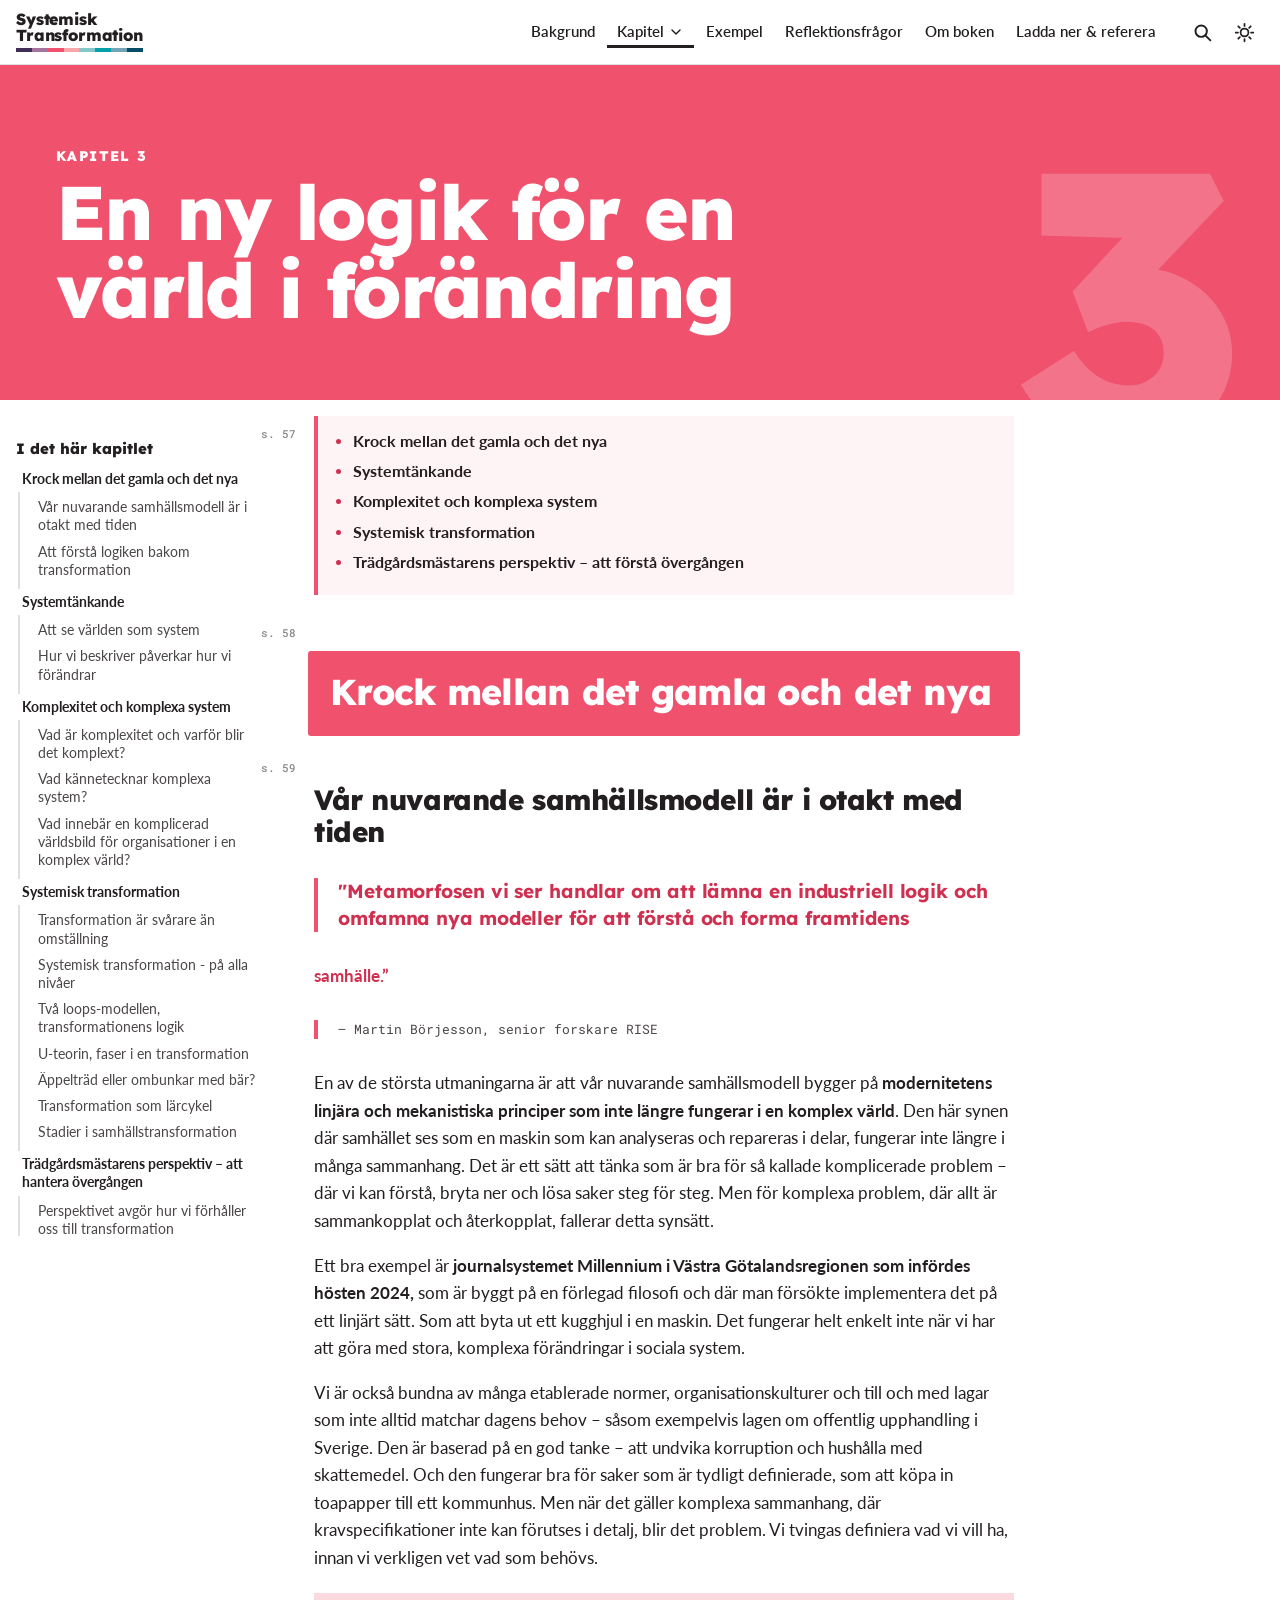
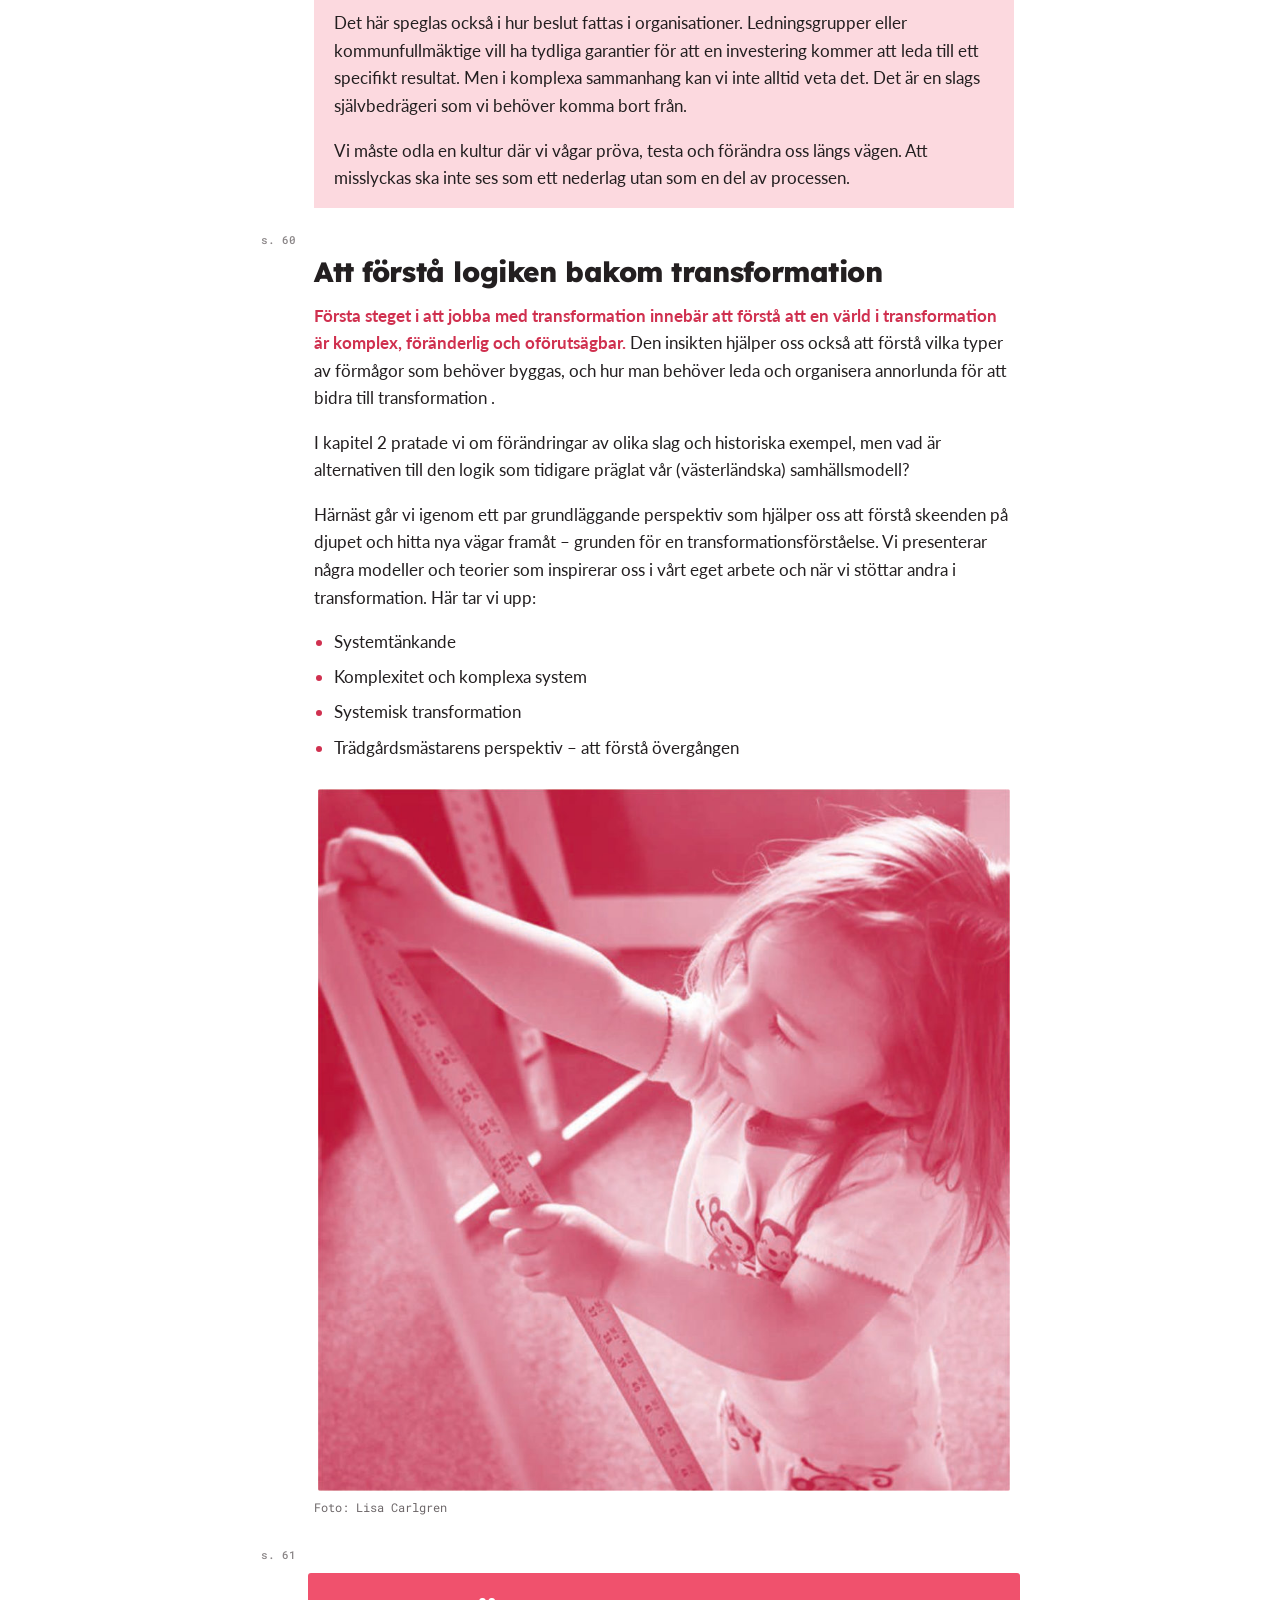
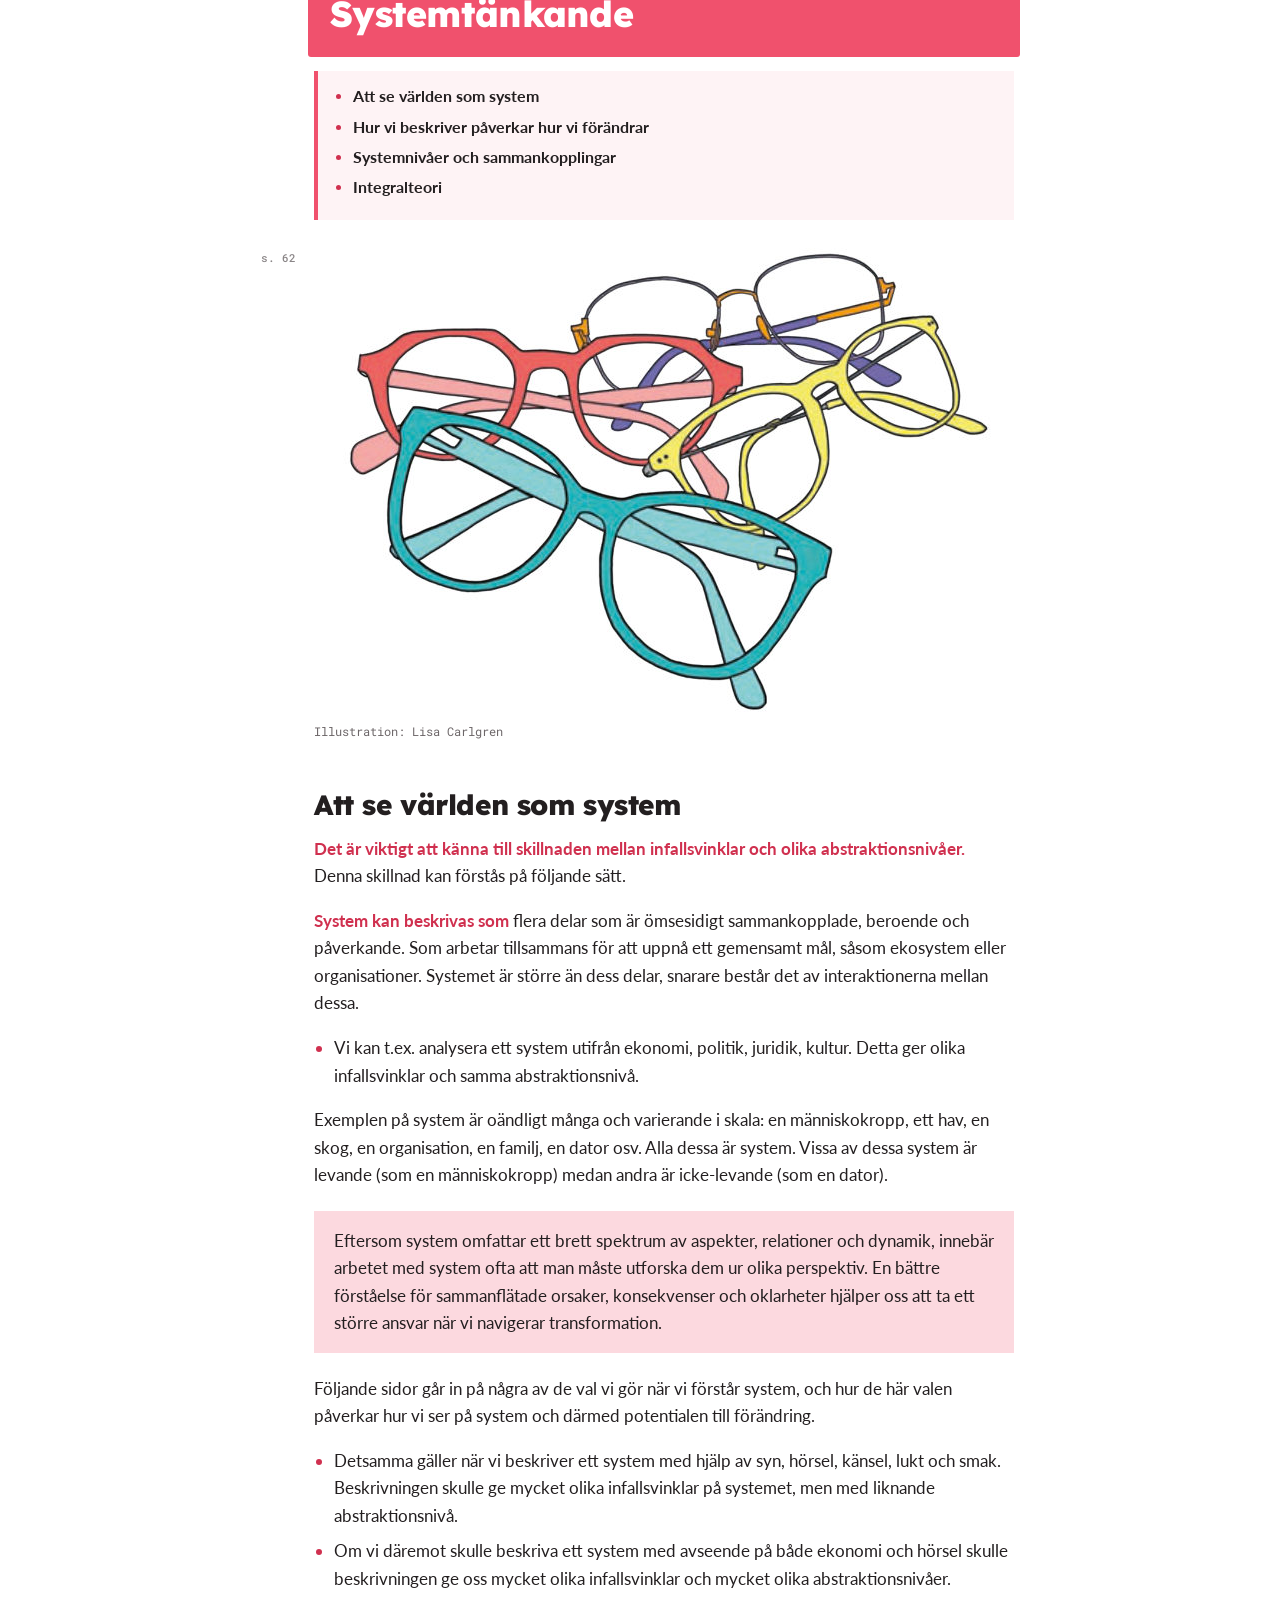
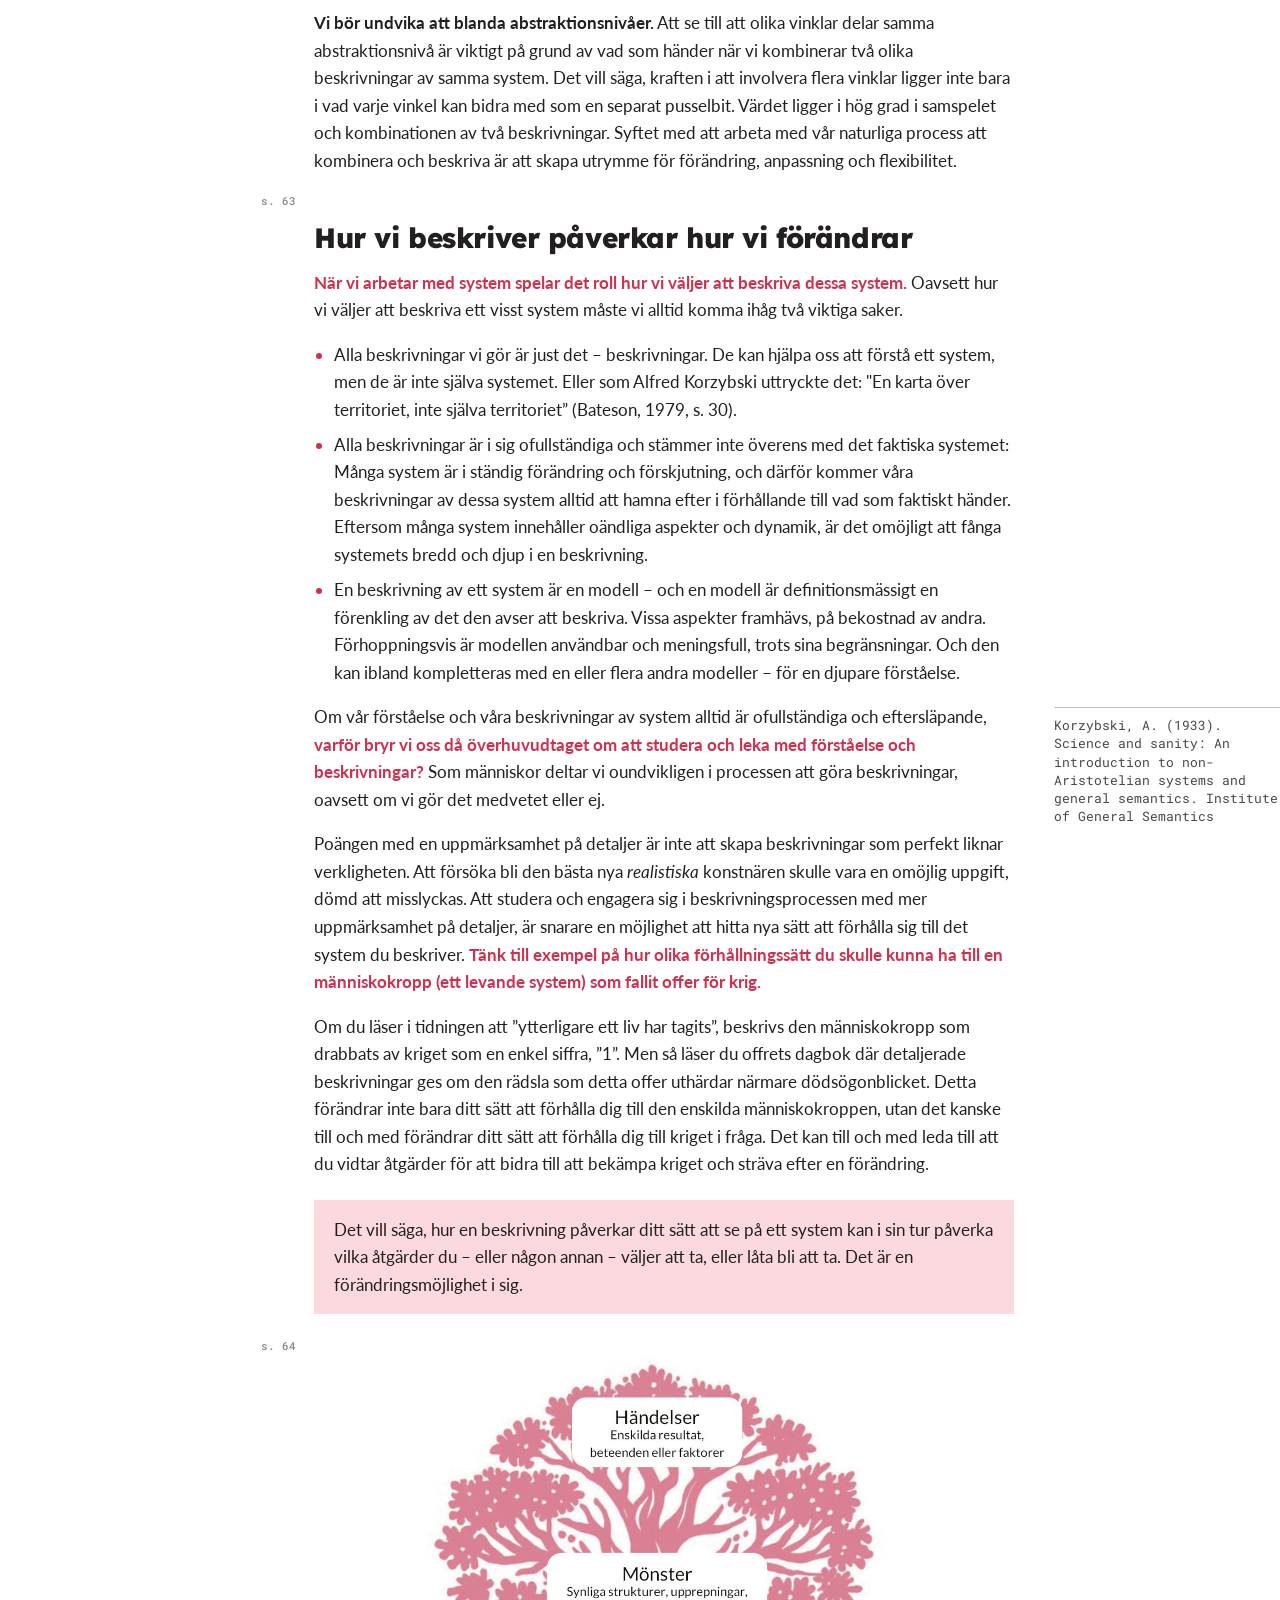
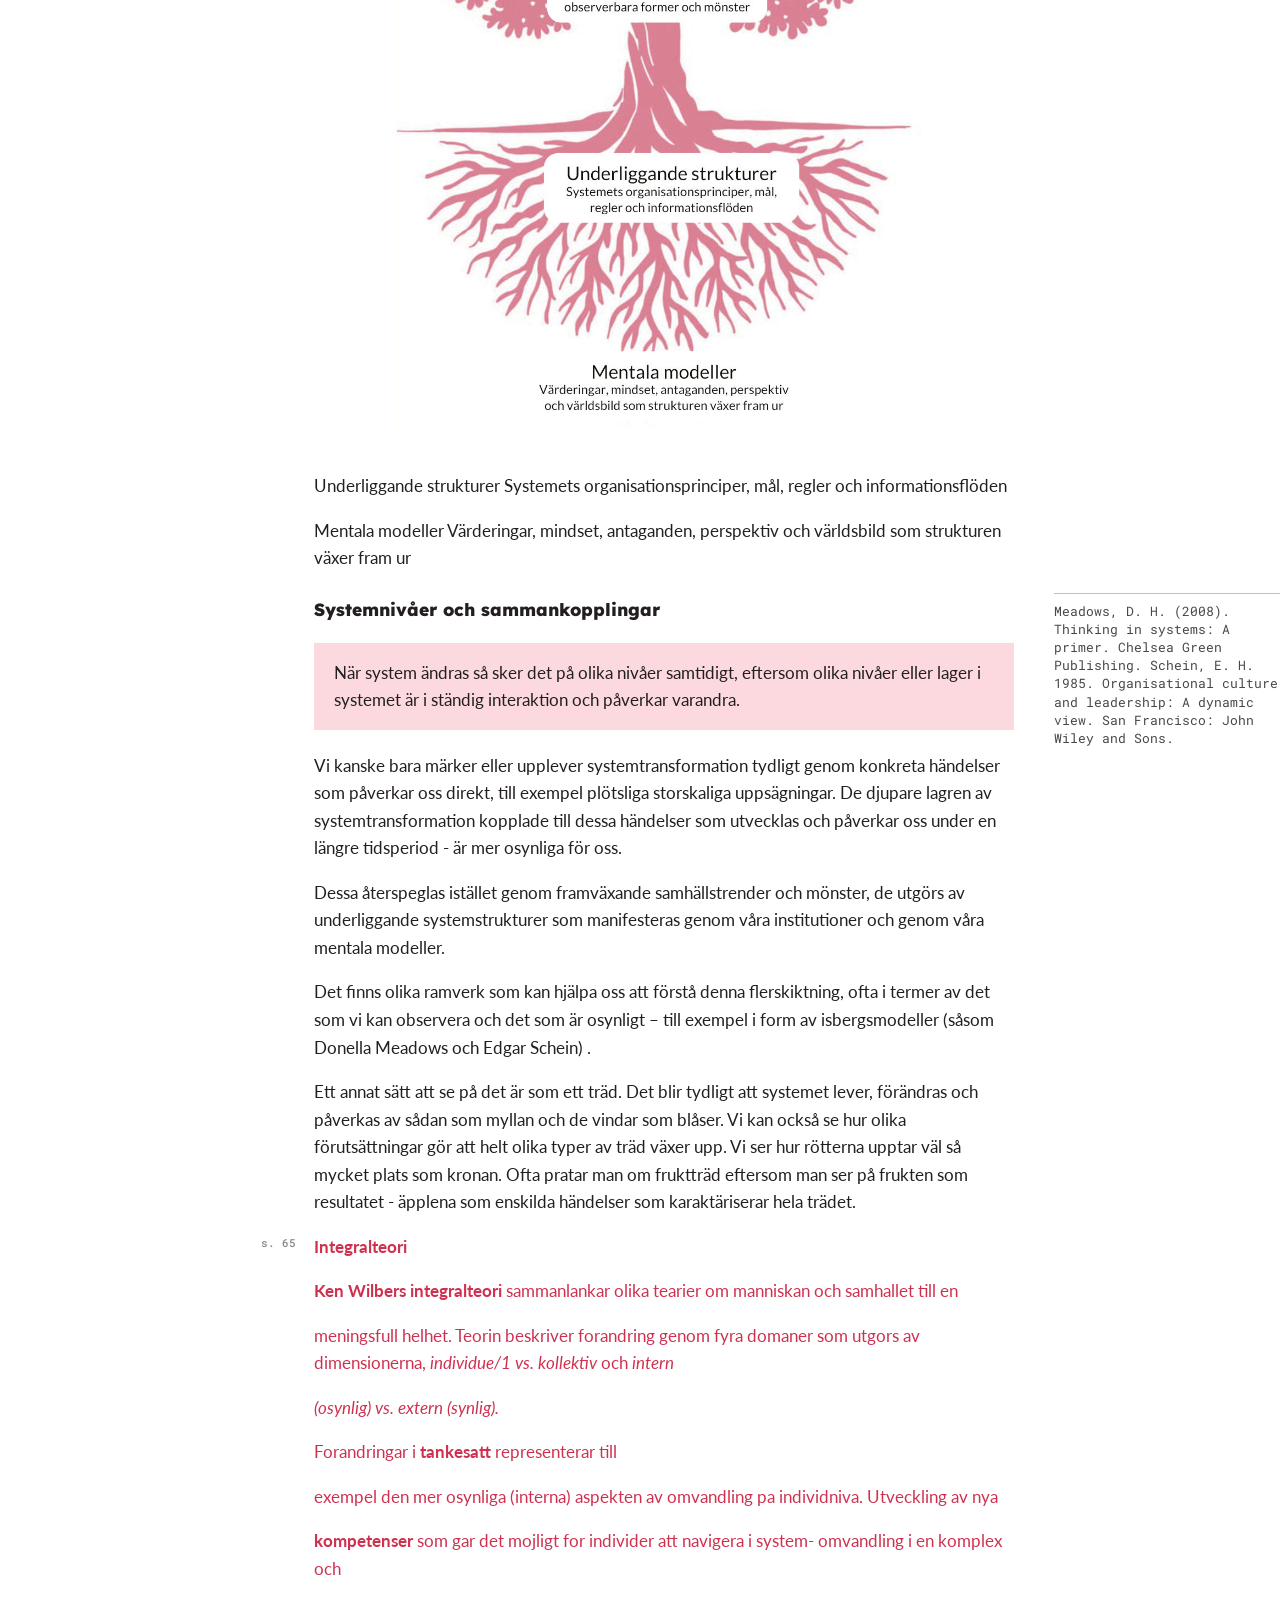
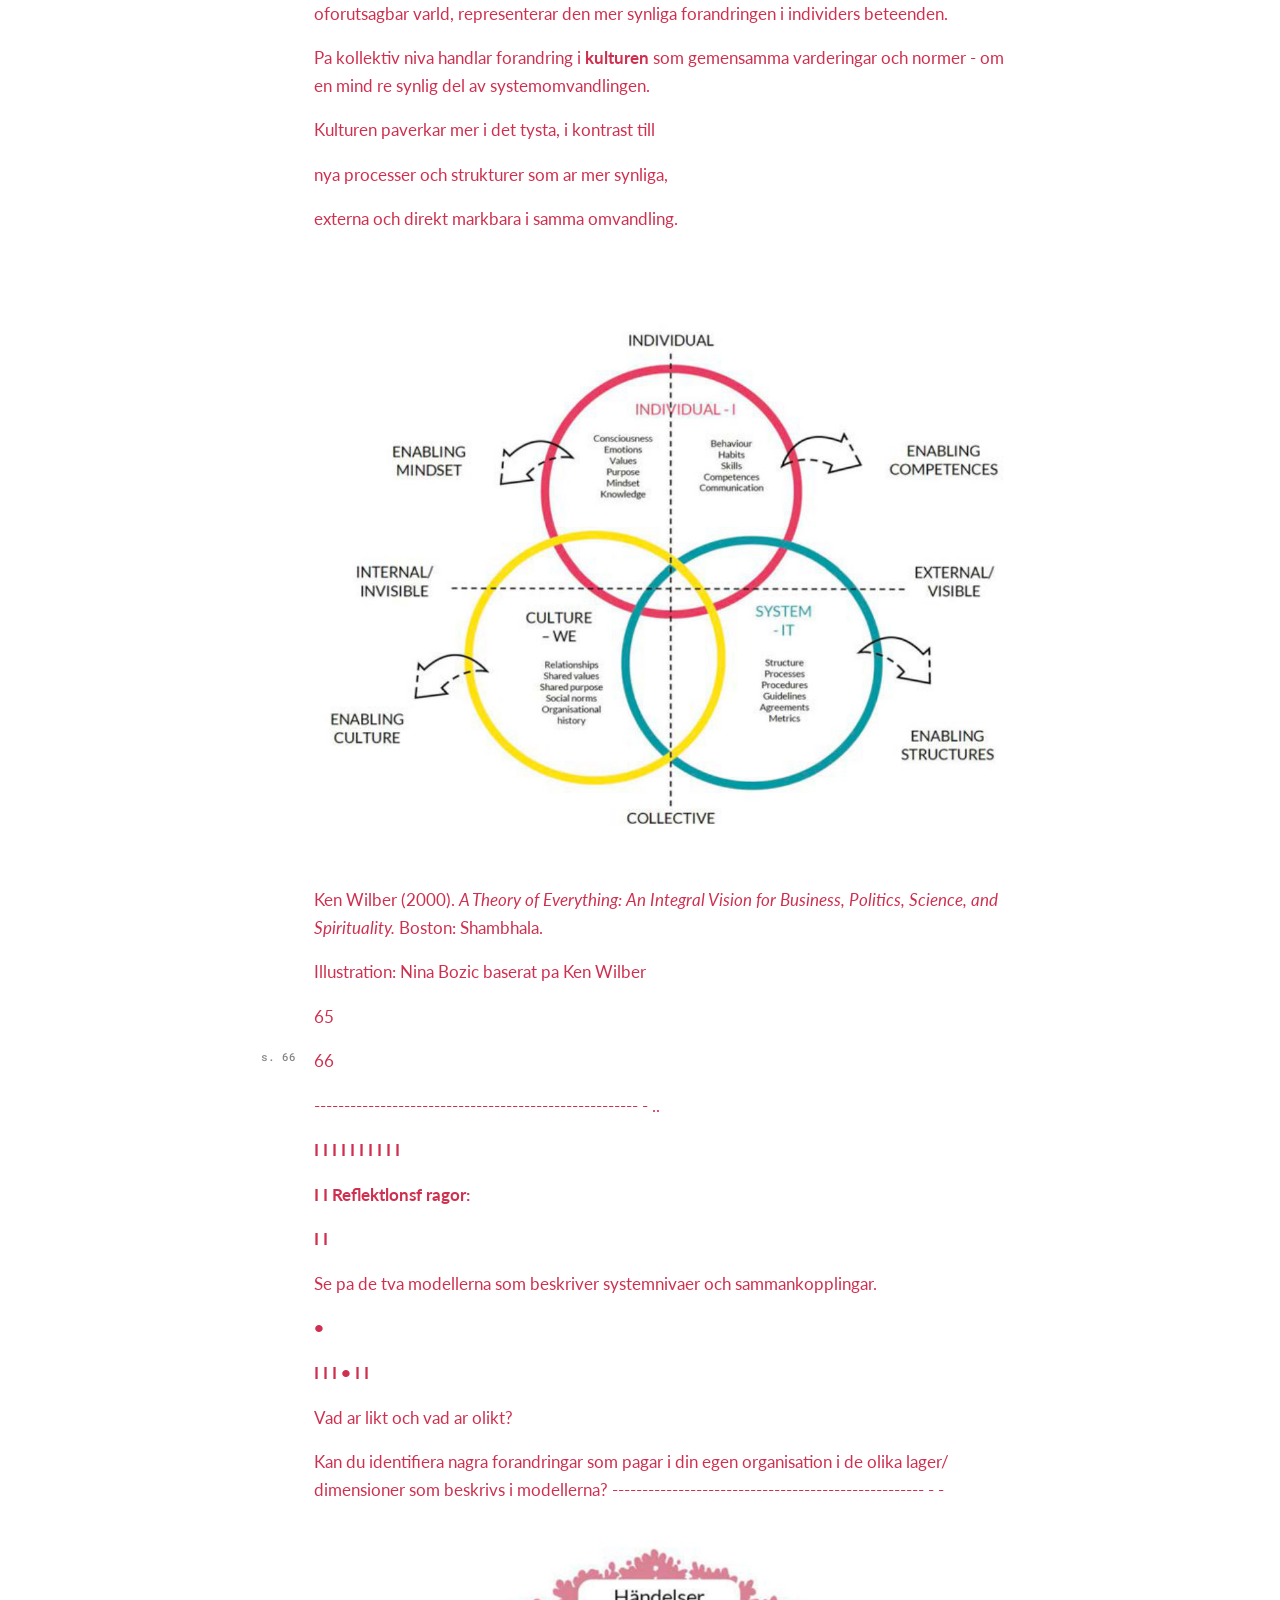
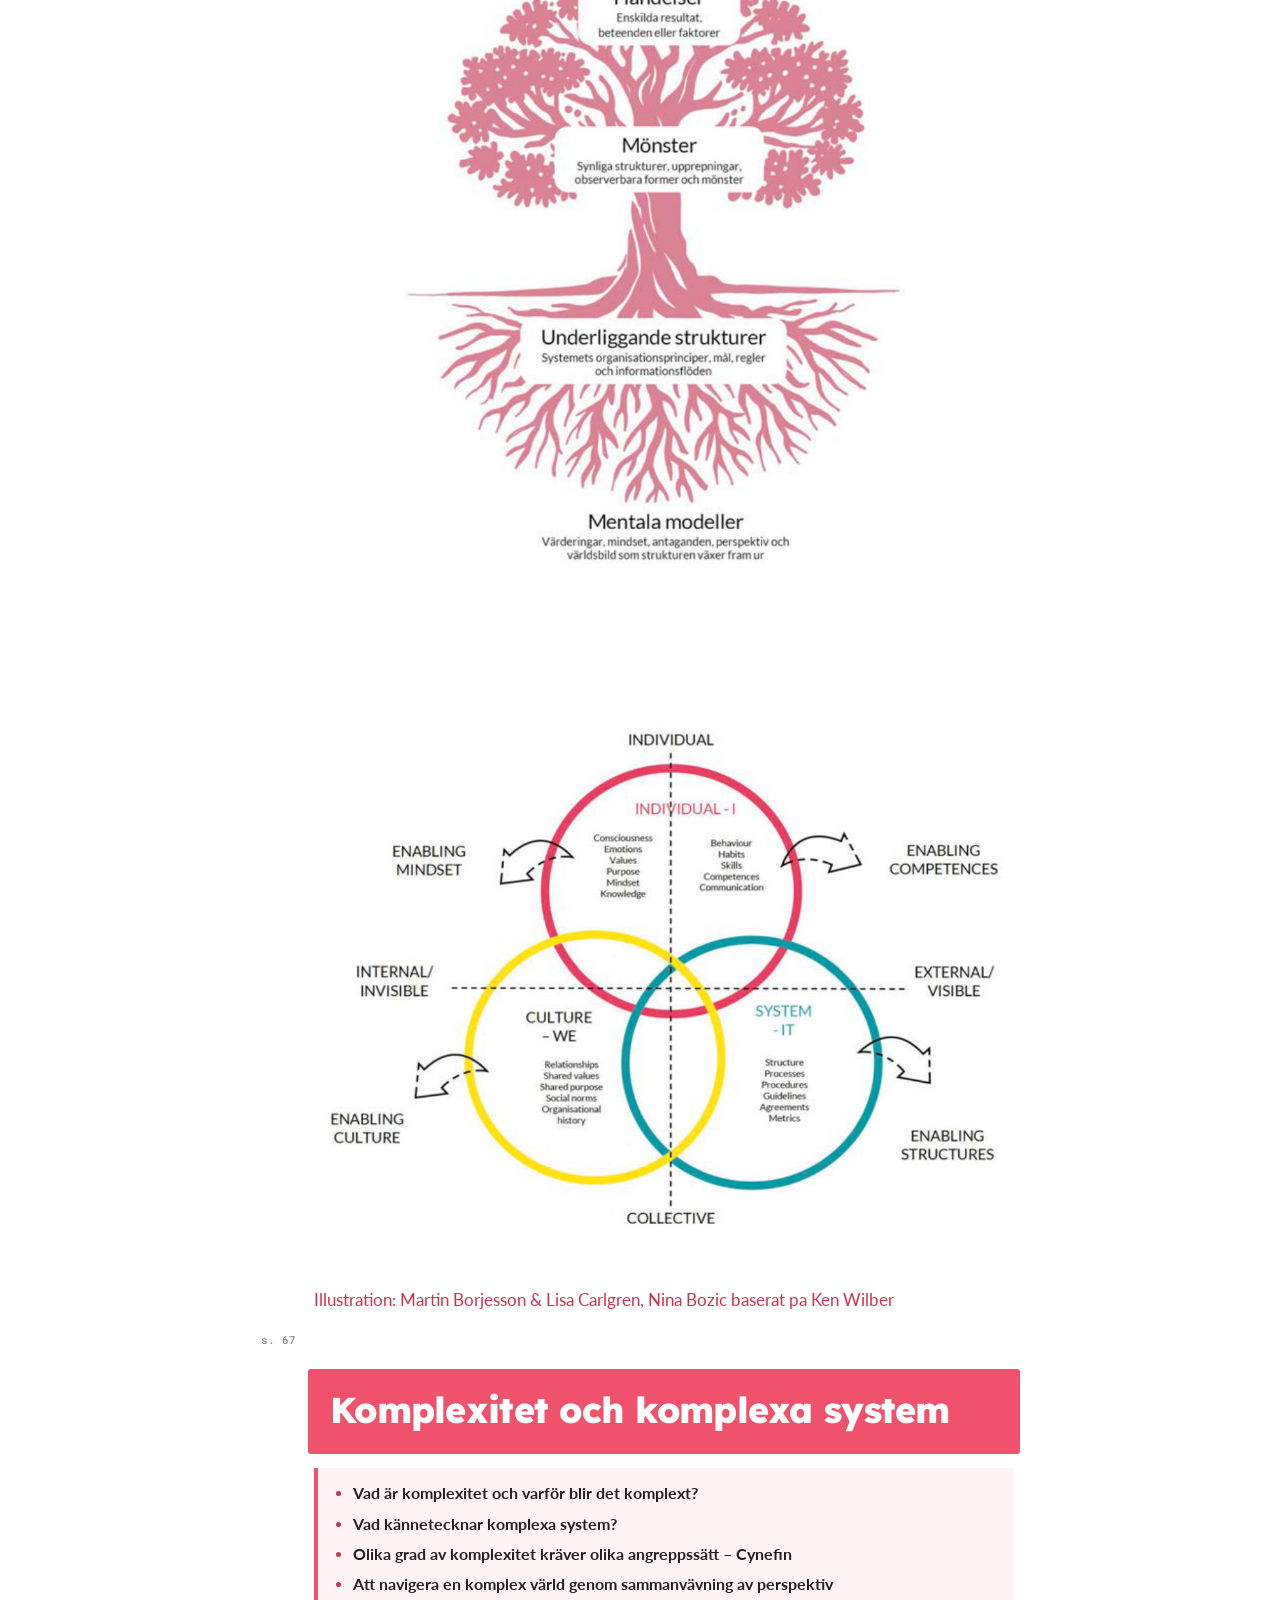
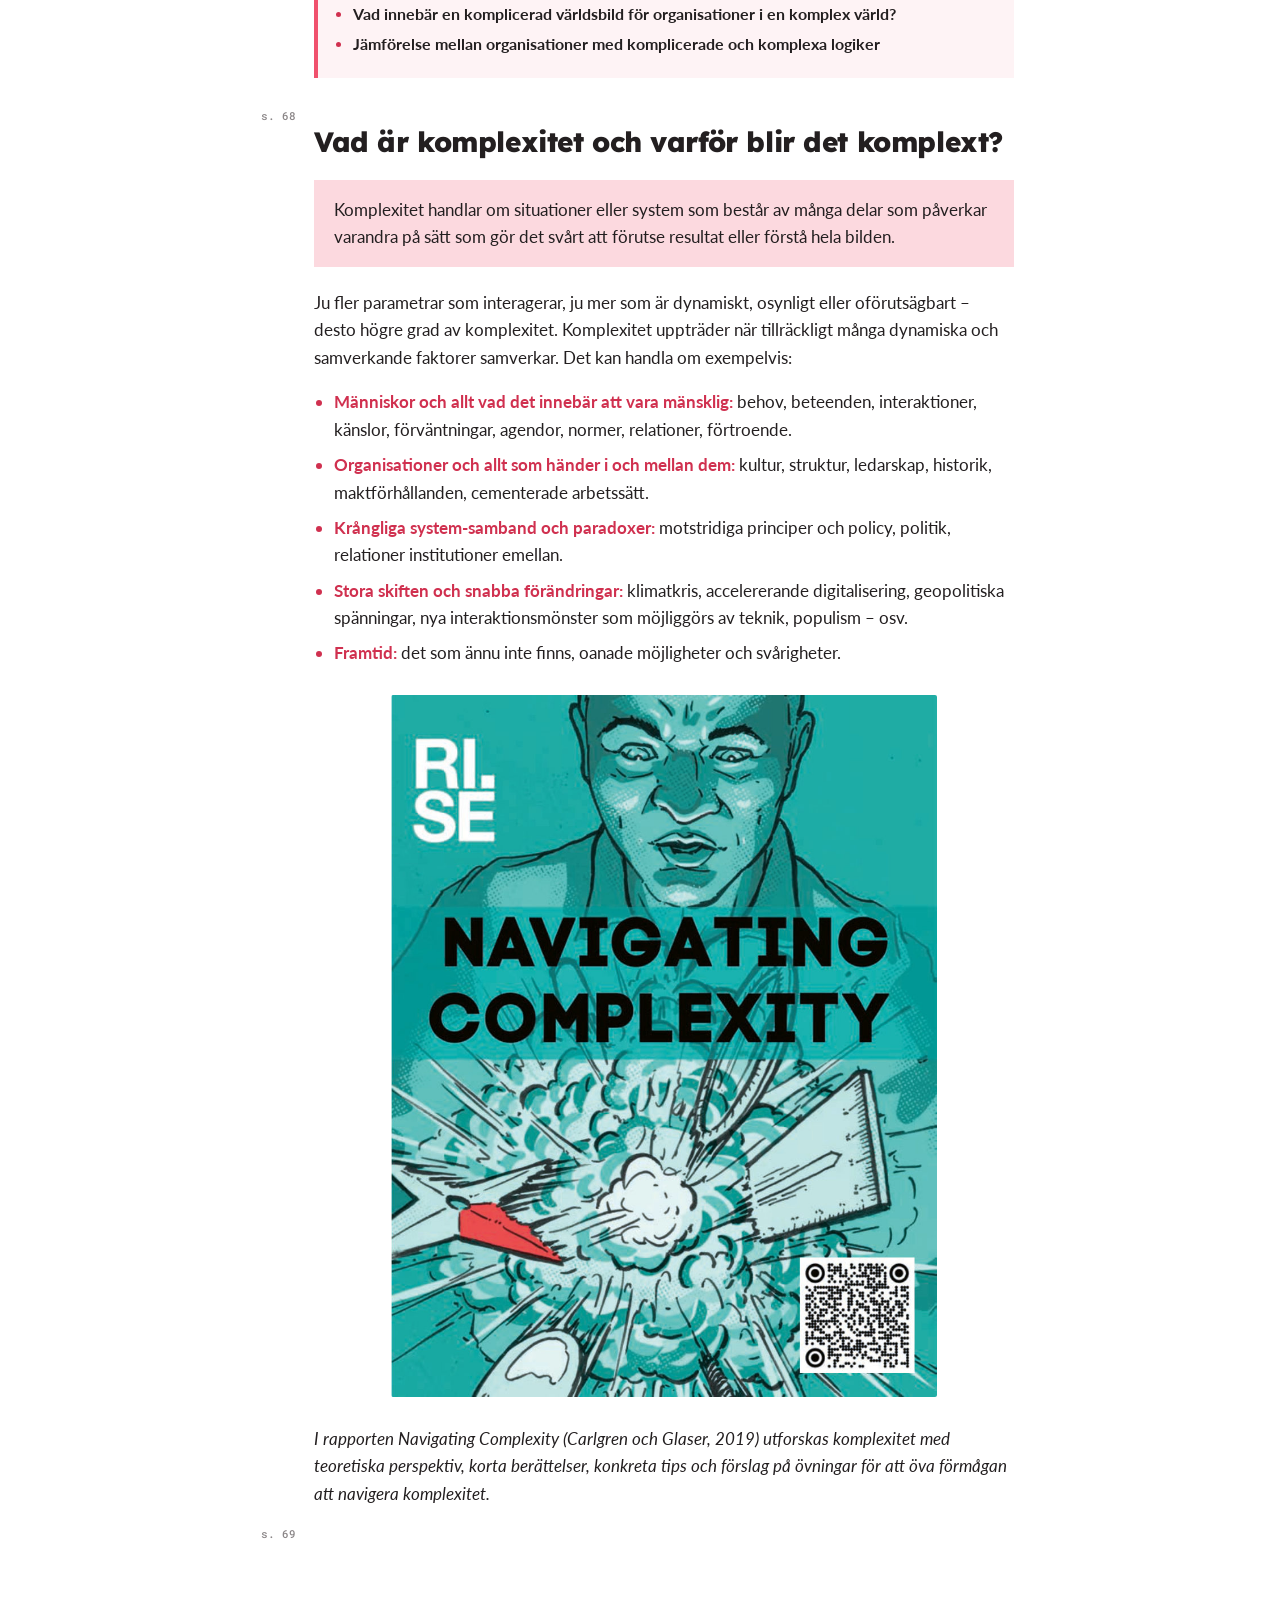
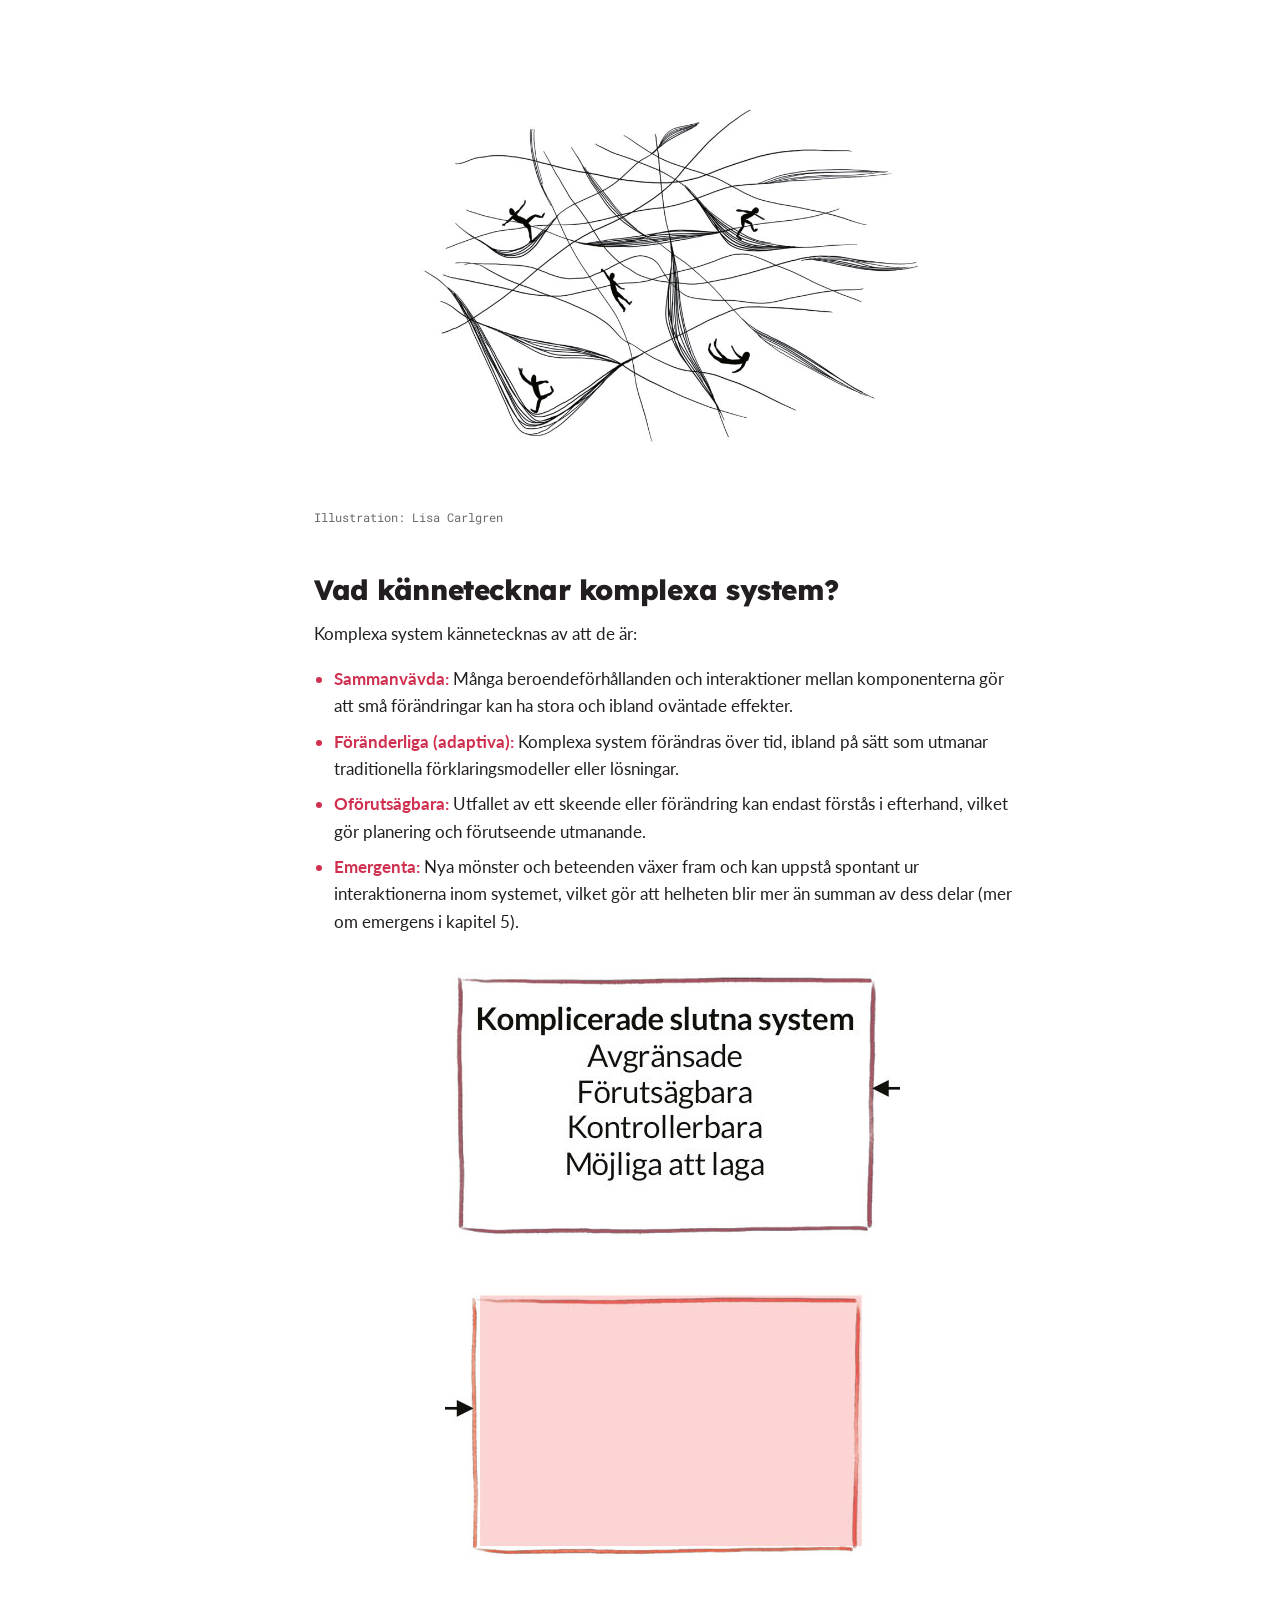
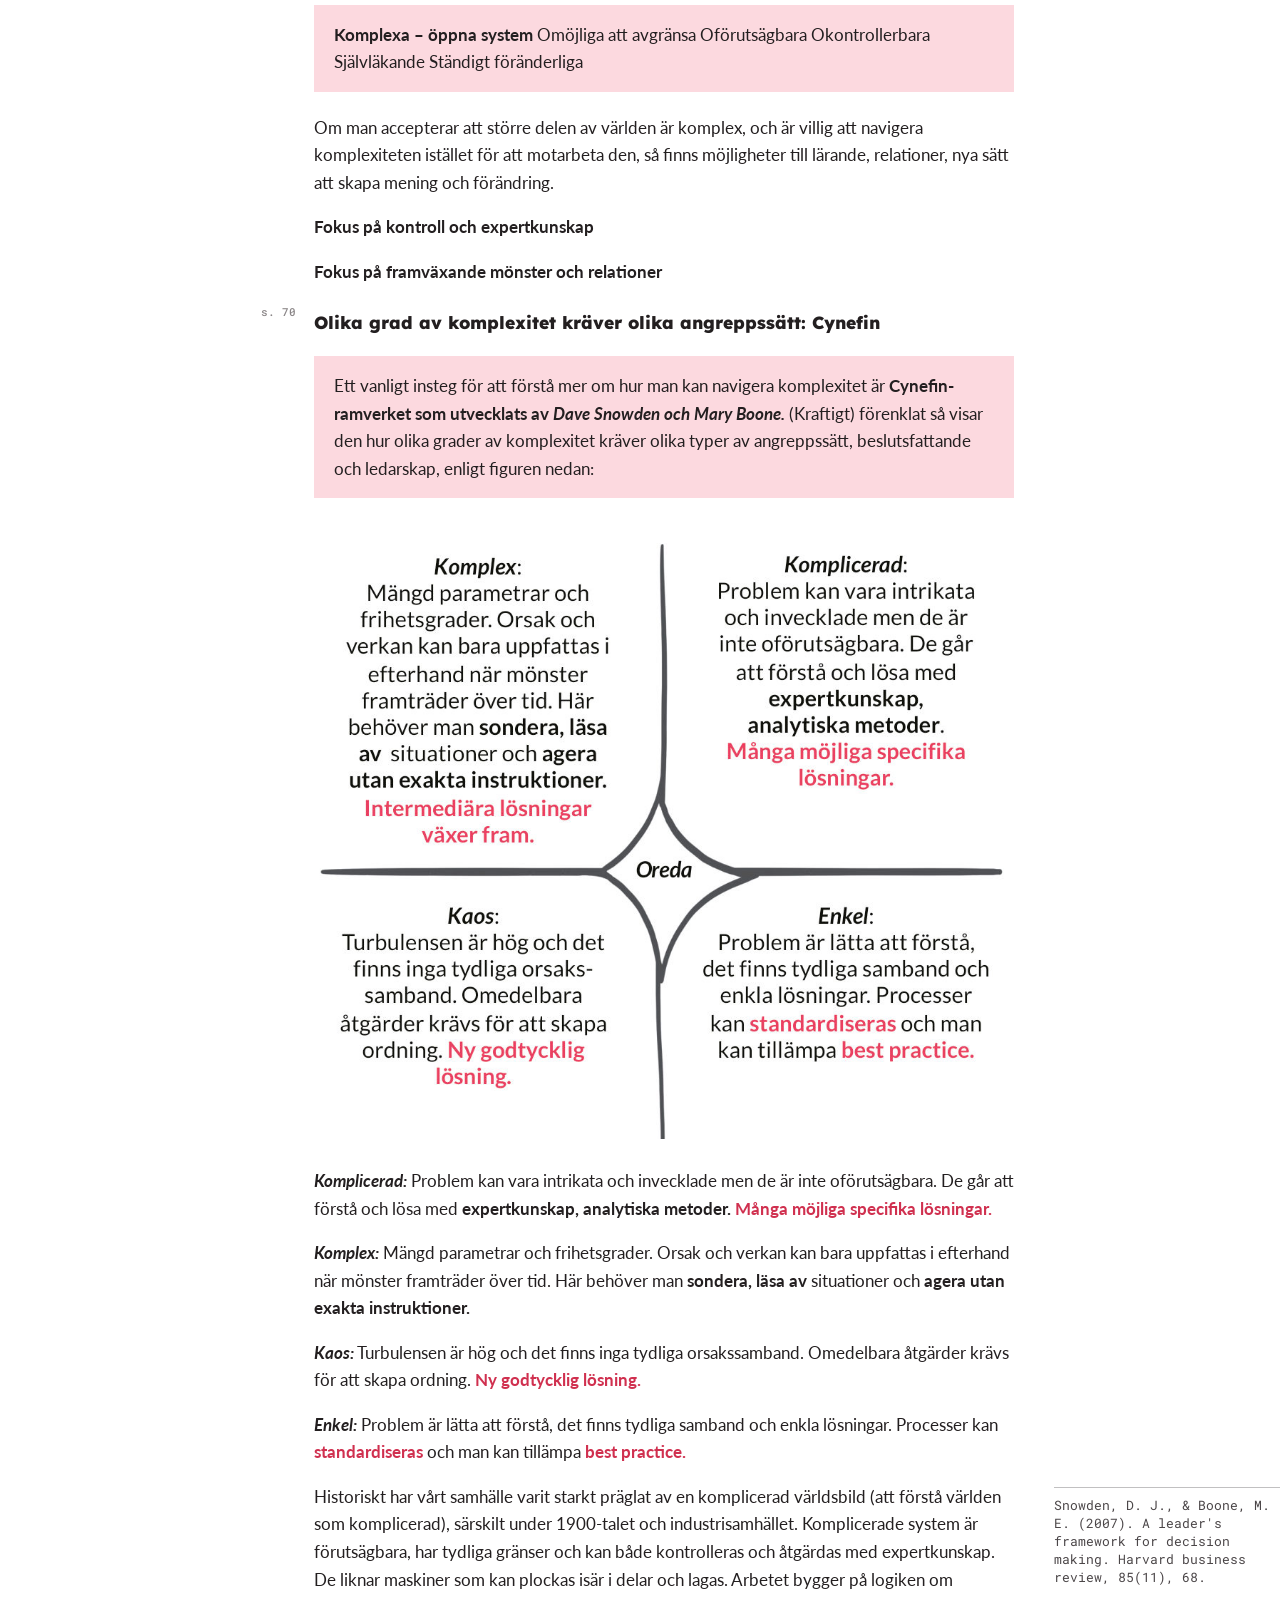
<file: kapitel-3.html>
<!doctype html>
<html lang="sv" style="--kap:#f0516d;--on-kap:#ffffff;--ink-l:#d0304f;--ink-d:#ff8da1">
<head>
<meta charset="utf-8">
<meta name="viewport" content="width=device-width, initial-scale=1">
<title>En ny logik för en värld i förändring – Systemisk Transformation</title>
<meta name="description" content="En ny logik för en värld i förändring. Ur Forskarnas guide till Systemisk Transformation.">
<meta name="color-scheme" content="light dark">
<script>try{var t=localStorage.getItem('st-tema');if(t)document.documentElement.dataset.theme=t;}catch(e){}</script>
<link rel="preconnect" href="https://fonts.googleapis.com">
<link rel="preconnect" href="https://fonts.gstatic.com" crossorigin>
<link href="https://fonts.googleapis.com/css2?family=Lato:ital,wght@0,400;0,700;1,400;1,700&family=Lexend:wght@600;800&family=Roboto+Mono:wght@400;500&family=Caveat:wght@600&display=swap" rel="stylesheet">
<link rel="stylesheet" href="assets/style.css">
<link rel="icon" href="assets/favicon.svg" type="image/svg+xml">
</head>
<body class="kap kap-k03">
<svg xmlns="http://www.w3.org/2000/svg" style="display:none" aria-hidden="true">
<symbol id="i-chev" viewBox="0 0 24 24"><path d="M6 9l6 6 6-6" fill="none" stroke="currentColor" stroke-width="2.2" stroke-linecap="round" stroke-linejoin="round"/></symbol>
<symbol id="i-sok" viewBox="0 0 24 24"><g fill="none" stroke="currentColor" stroke-width="2.2" stroke-linecap="round"><circle cx="10.5" cy="10.5" r="6.5"/><path d="M15.5 15.5L21 21"/></g></symbol>
<symbol id="i-sol" viewBox="0 0 24 24"><g fill="none" stroke="currentColor" stroke-width="2" stroke-linecap="round"><circle cx="12" cy="12" r="4.5"/><path d="M12 2v2.5M12 19.5V22M2 12h2.5M19.5 12H22M4.9 4.9l1.8 1.8M17.3 17.3l1.8 1.8M4.9 19.1l1.8-1.8M17.3 6.7l1.8-1.8"/></g></symbol>
<symbol id="i-mane" viewBox="0 0 24 24"><path d="M20 14.5A8.5 8.5 0 0 1 9.5 4a8.5 8.5 0 1 0 10.5 10.5z" fill="none" stroke="currentColor" stroke-width="2" stroke-linejoin="round"/></symbol>
<symbol id="i-meny" viewBox="0 0 24 24"><path d="M4 7h16M4 12h16M4 17h16" fill="none" stroke="currentColor" stroke-width="2.2" stroke-linecap="round"/></symbol>
<symbol id="i-x" viewBox="0 0 24 24"><path d="M6 6l12 12M18 6L6 18" fill="none" stroke="currentColor" stroke-width="2.2" stroke-linecap="round"/></symbol>
<symbol id="i-kopia" viewBox="0 0 24 24"><g fill="none" stroke="currentColor" stroke-width="2" stroke-linejoin="round"><rect x="8" y="8" width="12" height="12" rx="2"/><path d="M16 8V5a1 1 0 0 0-1-1H5a1 1 0 0 0-1 1v10a1 1 0 0 0 1 1h3"/></g></symbol>
<symbol id="i-bock" viewBox="0 0 24 24"><path d="M5 12.5l4.5 4.5L19 7" fill="none" stroke="currentColor" stroke-width="2.6" stroke-linecap="round" stroke-linejoin="round"/></symbol>
<symbol id="i-hand" viewBox="0 0 24 24"><path d="M8 13V5.5a1.5 1.5 0 0 1 3 0V11m0-6.5a1.5 1.5 0 0 1 3 0V11m0-5a1.5 1.5 0 0 1 3 0v5.5m0-3a1.5 1.5 0 0 1 3 0V15a7 7 0 0 1-7 7h-1a7 7 0 0 1-5.6-2.8L3.6 15.4a1.6 1.6 0 0 1 2.4-2l2 1.6" fill="none" stroke="currentColor" stroke-width="1.7" stroke-linecap="round" stroke-linejoin="round"/></symbol>
<symbol id="i-fraga" viewBox="0 0 24 24"><g fill="none" stroke="currentColor" stroke-width="1.8" stroke-linecap="round"><rect x="3" y="3" width="18" height="18" rx="3" stroke-dasharray="3 2.5"/><path d="M9.5 9.5a2.5 2.5 0 1 1 3.5 2.3c-.7.3-1 .9-1 1.6V14"/><circle cx="12" cy="17" r=".6" fill="currentColor"/></g></symbol>
<symbol id="i-citat" viewBox="0 0 24 24"><path d="M5 18c-1-1.5-1-3.6 0-6 1-2.3 3-4 5.5-5l.6 1.4C9 9.4 8 10.6 7.6 12H10v6zm9 0c-1-1.5-1-3.6 0-6 1-2.3 3-4 5.5-5l.6 1.4C18 9.4 17 10.6 16.6 12H19v6z" fill="currentColor"/></symbol>
<symbol id="i-ner" viewBox="0 0 24 24"><path d="M12 4v11m-5-5l5 5 5-5M5 20h14" fill="none" stroke="currentColor" stroke-width="2.2" stroke-linecap="round" stroke-linejoin="round"/></symbol>
<symbol id="i-ut" viewBox="0 0 24 24"><path d="M14 4h6v6M20 4l-9 9M18 14v5a1 1 0 0 1-1 1H5a1 1 0 0 1-1-1V7a1 1 0 0 1 1-1h5" fill="none" stroke="currentColor" stroke-width="2" stroke-linecap="round" stroke-linejoin="round"/></symbol>
<symbol id="i-spela" viewBox="0 0 24 24"><path d="M4 12a8 8 0 1 0 2.4-5.7M4 4v4h4" fill="none" stroke="currentColor" stroke-width="2" stroke-linecap="round" stroke-linejoin="round"/></symbol>
<symbol id="i-pil-v" viewBox="0 0 24 24"><path d="M19 12H5m6-6l-6 6 6 6" fill="none" stroke="currentColor" stroke-width="2.2" stroke-linecap="round" stroke-linejoin="round"/></symbol>
<symbol id="i-pil-h" viewBox="0 0 24 24"><path d="M5 12h14m-6-6l6 6-6 6" fill="none" stroke="currentColor" stroke-width="2.2" stroke-linecap="round" stroke-linejoin="round"/></symbol>
</svg>
<a class="skip" href="#main">Hoppa till innehållet</a>
<header class="topbar">
<div class="topbar-in">
<a class="logo" href="index.html" aria-label="Systemisk Transformation, startsida"><span class="logo-w">Systemisk<br>Transformation</span><span class="logo-bar" aria-hidden="true"><i style="background:#412f59"></i><i style="background:#a5739d"></i><i style="background:#f0516d"></i><i style="background:#f7a7aa"></i><i style="background:#82c7c9"></i><i style="background:#049fa8"></i><i style="background:#73a3b7"></i><i style="background:#074d65"></i></span></a>
<nav class="mainnav" aria-label="Huvudmeny">
<a href="bakgrund.html" class="">Bakgrund</a>
<div class="dd is-current"><button class="dd-btn" aria-expanded="false" aria-controls="dd-kap">Kapitel<svg aria-hidden="true"><use href="#i-chev"/></svg></button>
<ul class="dd-menu" id="dd-kap"><li><a href="bakgrund.html" style="--kap:#49494a;--on-kap:#ffffff"><span class="dd-num">0</span><span>Bakgrund och manual</span></a></li><li><a href="kapitel-1.html" style="--kap:#412f59;--on-kap:#ffffff"><span class="dd-num">1</span><span>Introduktion och definitioner</span></a></li><li><a href="kapitel-2.html" style="--kap:#a5739d;--on-kap:#ffffff"><span class="dd-num">2</span><span>Vad är det som händer?</span></a></li><li><a href="kapitel-3.html" aria-current="page" style="--kap:#f0516d;--on-kap:#ffffff"><span class="dd-num">3</span><span>En ny logik för en värld i förändring</span></a></li><li><a href="kapitel-4.html" style="--kap:#f7a7aa;--on-kap:#231f20"><span class="dd-num">4</span><span>Människan i transformation</span></a></li><li><a href="kapitel-5.html" style="--kap:#82c7c9;--on-kap:#231f20"><span class="dd-num">5</span><span>Transformation som hantverk</span></a></li><li><a href="kapitel-6.html" style="--kap:#049fa8;--on-kap:#ffffff"><span class="dd-num">6</span><span>Att driva transformationsprocesser i praktiken</span></a></li><li><a href="kapitel-7.html" style="--kap:#73a3b7;--on-kap:#ffffff"><span class="dd-num">7</span><span>Hantera övergången: organisation och ledarskap</span></a></li><li><a href="kapitel-8.html" style="--kap:#074d65;--on-kap:#ffffff"><span class="dd-num">8</span><span>Facilitera systemisk transformation</span></a></li></ul></div>
<a href="exempel.html" class="">Exempel</a><a href="reflektion.html" class="">Reflektionsfrågor</a><a href="om.html" class="">Om boken</a><a href="ladda-ner.html" class="">Ladda ner &amp; referera</a>
</nav>
<div class="tools">
<button class="icon-btn sok-btn" aria-label="Sök i boken" title="Sök i boken (/)"><svg aria-hidden="true"><use href="#i-sok"/></svg></button>
<button class="icon-btn tema-btn" aria-label="Byt mellan ljust och mörkt tema" title="Byt mellan ljust och mörkt tema"><svg class="sun" aria-hidden="true"><use href="#i-sol"/></svg><svg class="moon" aria-hidden="true"><use href="#i-mane"/></svg></button>
<button class="icon-btn meny-btn" aria-label="Meny" aria-expanded="false" aria-controls="mobilmeny"><svg aria-hidden="true"><use href="#i-meny"/></svg></button>
</div>
</div>
<div class="progress" aria-hidden="true"><i></i></div>
</header>
<div class="mobilmeny" id="mobilmeny" hidden>
<nav aria-label="Meny">
<a href="index.html">Startsida</a>
<p class="mm-h">Kapitel</p>
<ul><li><a href="bakgrund.html" style="--kap:#49494a;--on-kap:#ffffff"><span class="dd-num">0</span><span>Bakgrund och manual</span></a></li><li><a href="kapitel-1.html" style="--kap:#412f59;--on-kap:#ffffff"><span class="dd-num">1</span><span>Introduktion och definitioner</span></a></li><li><a href="kapitel-2.html" style="--kap:#a5739d;--on-kap:#ffffff"><span class="dd-num">2</span><span>Vad är det som händer?</span></a></li><li><a href="kapitel-3.html" aria-current="page" style="--kap:#f0516d;--on-kap:#ffffff"><span class="dd-num">3</span><span>En ny logik för en värld i förändring</span></a></li><li><a href="kapitel-4.html" style="--kap:#f7a7aa;--on-kap:#231f20"><span class="dd-num">4</span><span>Människan i transformation</span></a></li><li><a href="kapitel-5.html" style="--kap:#82c7c9;--on-kap:#231f20"><span class="dd-num">5</span><span>Transformation som hantverk</span></a></li><li><a href="kapitel-6.html" style="--kap:#049fa8;--on-kap:#ffffff"><span class="dd-num">6</span><span>Att driva transformationsprocesser i praktiken</span></a></li><li><a href="kapitel-7.html" style="--kap:#73a3b7;--on-kap:#ffffff"><span class="dd-num">7</span><span>Hantera övergången: organisation och ledarskap</span></a></li><li><a href="kapitel-8.html" style="--kap:#074d65;--on-kap:#ffffff"><span class="dd-num">8</span><span>Facilitera systemisk transformation</span></a></li></ul>
<p class="mm-h">Mer</p>
<a href="exempel.html">Exempel från praktiken</a>
<a href="reflektion.html">Reflektionsfrågor</a>
<a href="om.html">Om boken</a>
<a href="ladda-ner.html">Ladda ner &amp; referera</a>
</nav>
</div>
<div class="sok" id="sok" hidden role="dialog" aria-modal="true" aria-label="Sök i boken">
<div class="sok-panel">
<div class="sok-rad"><svg aria-hidden="true"><use href="#i-sok"/></svg><input type="search" id="sok-in" placeholder="Sök i boken, t.ex. möjlighetsfickor" autocomplete="off" aria-label="Sökord"><button class="icon-btn sok-stang" aria-label="Stäng"><svg aria-hidden="true"><use href="#i-x"/></svg></button></div>
<p class="sok-info" id="sok-info" aria-live="polite"></p>
<ol class="sok-res" id="sok-res"></ol>
</div></div>
<main id="main" class="kapitel">
<header class="kap-hero">
<div class="kap-hero-in">
<p class="kap-label">KAPITEL 3</p>
<h1>En ny logik för en värld i förändring</h1>
<p class="kap-num" aria-hidden="true">3</p>
</div>
</header>
<div class="las">
<aside class="sidtoc" aria-label="Innehåll i kapitlet"><details open><summary>I det här kapitlet</summary><ol><li class="t2"><a href="#krock-mellan-det-gamla-och-det-nya">Krock mellan det gamla och det nya</a><ol><li class="t3"><a href="#var-nuvarande-samhallsmodell-ar-i-otakt-med-tiden">Vår nuvarande samhällsmodell är i otakt med tiden</a></li><li class="t3"><a href="#att-forsta-logiken-bakom-transformation">Att förstå logiken bakom transformation</a></li></ol></li><li class="t2"><a href="#systemtankande">Systemtänkande</a><ol><li class="t3"><a href="#att-se-varlden-som-system">Att se världen som system</a></li><li class="t3"><a href="#hur-vi-beskriver-paverkar-hur-vi-forandrar">Hur vi beskriver påverkar hur vi förändrar</a></li></ol></li><li class="t2"><a href="#komplexitet-och-komplexa-system">Komplexitet och komplexa system</a><ol><li class="t3"><a href="#vad-ar-komplexitet-och-varfor-blir-det-komplext">Vad är komplexitet och varför blir det komplext?</a></li><li class="t3"><a href="#vad-kannetecknar-komplexa-system">Vad kännetecknar komplexa system?</a></li><li class="t3"><a href="#vad-innebar-en-komplicerad-varldsbild-for-organisationer-i-e">Vad innebär en komplicerad världsbild för organisationer i en komplex värld?</a></li></ol></li><li class="t2"><a href="#systemisk-transformation">Systemisk transformation</a><ol><li class="t3"><a href="#transformation-ar-svarare-an-omstallning">Transformation är svårare än omställning</a></li><li class="t3"><a href="#systemisk-transformation-pa-alla-nivaer">Systemisk transformation - på alla nivåer</a></li><li class="t3"><a href="#tva-loops-modellen-transformationens-logik">Två loops-modellen, transformationens logik</a></li><li class="t3"><a href="#u-teorin-faser-i-en-transformation">U-teorin, faser i en transformation</a></li><li class="t3"><a href="#appeltrad-eller-ombunkar-med-bar">Äppelträd eller ombunkar med bär?</a></li><li class="t3"><a href="#transformation-som-larcykel">Transformation som lärcykel</a></li><li class="t3"><a href="#stadier-i-samhallstransformation">Stadier i samhällstransformation</a></li></ol></li><li class="t2"><a href="#tradgardsmastarens-perspektiv-att-hantera-overgangen">Trädgårdsmästarens perspektiv – att hantera övergången</a><ol><li class="t3"><a href="#perspektivet-avgor-hur-vi-forhaller-oss-till-transformation">Perspektivet avgör hur vi förhåller oss till transformation</a></li><li class="t3"><a href="#tradgardsmastarens-perspektiv">Trädgårdsmästarens perspektiv</a></li></ol></li></ol></details></aside>
<article class="text">
<span class="sidmark" id="s-57" data-s="57" aria-hidden="true"></span>
<nav class="innehall" aria-label="I det här avsnittet"><ul><li>Krock mellan det gamla och det nya</li><li>Systemtänkande</li><li>Komplexitet och komplexa system</li><li>Systemisk transformation</li><li>Trädgårdsmästarens perspektiv – att förstå övergången</li></ul></nav>
<span class="sidmark" id="s-58" data-s="58" aria-hidden="true"></span>
<h2 id="krock-mellan-det-gamla-och-det-nya" class="sec"><span>Krock mellan det gamla och det nya</span></h2>
<span class="sidmark" id="s-59" data-s="59" aria-hidden="true"></span>
<h3 id="var-nuvarande-samhallsmodell-ar-i-otakt-med-tiden">Vår nuvarande samhällsmodell är i otakt med tiden</h3>
<blockquote class="citat"><p>"Metamorfosen vi ser handlar om att lämna en industriell logik och omfamna nya modeller för att förstå och forma framtidens</p></blockquote>
<p><strong><span class="acc">samhälle.”</span></strong></p>
<blockquote class="citat"><footer>Martin Börjesson, senior forskare RISE</footer></blockquote>
<p>En av de största utmaningarna är att vår nuvarande samhällsmodell bygger på <strong>modernitetens linjära och mekanistiska principer som inte längre fungerar i en komplex värld</strong>. Den här synen där samhället ses som en maskin som kan analyseras och repareras i delar, fungerar inte längre i många sammanhang. Det är ett sätt att tänka som är bra för så kallade komplicerade problem – där vi kan förstå, bryta ner och lösa saker steg för steg. Men för komplexa problem, där allt är sammankopplat och återkopplat, fallerar detta synsätt.</p>
<p>Ett bra exempel är <strong>journalsystemet Millennium i Västra Götalandsregionen som infördes hösten 2024,</strong> som är byggt på en förlegad filosofi och där man försökte implementera det på ett linjärt sätt. Som att byta ut ett kugghjul i en maskin. Det fungerar helt enkelt inte när vi har att göra med stora, komplexa förändringar i sociala system.</p>
<p>Vi är också bundna av många etablerade normer, organisationskulturer och till och med lagar som inte alltid matchar dagens behov – såsom exempelvis lagen om offentlig upphandling i Sverige. Den är baserad på en god tanke – att undvika korruption och hushålla med skattemedel. Och den fungerar bra för saker som är tydligt definierade, som att köpa in toapapper till ett kommunhus. Men när det gäller komplexa sammanhang, där kravspecifikationer inte kan förutses i detalj, blir det problem. Vi tvingas definiera vad vi vill ha, innan vi verkligen vet vad som behövs.</p>
<div class="markering"><p>Det här speglas också i hur beslut fattas i organisationer. Ledningsgrupper eller kommunfullmäktige vill ha tydliga garantier för att en investering kommer att leda till ett specifikt resultat. Men i komplexa sammanhang kan vi inte alltid veta det. Det är en slags självbedrägeri som vi behöver komma bort från.</p><p>Vi måste odla en kultur där vi vågar pröva, testa och förändra oss längs vägen. Att misslyckas ska inte ses som ett nederlag utan som en del av processen.</p></div>
<span class="sidmark" id="s-60" data-s="60" aria-hidden="true"></span>
<h3 id="att-forsta-logiken-bakom-transformation">Att förstå logiken bakom transformation</h3>
<p><strong><span class="acc">Första steget i att jobba med transformation innebär att förstå att en värld i transformation är komplex, föränderlig och oförutsägbar.</span></strong> Den insikten hjälper oss också att förstå vilka typer av förmågor som behöver byggas, och hur man behöver leda och organisera annorlunda för att bidra till transformation .</p>
<p>I kapitel 2 pratade vi om förändringar av olika slag och historiska exempel, men vad är alternativen till den logik som tidigare präglat vår (västerländska) samhällsmodell?</p>
<p>Härnäst går vi igenom ett par grundläggande perspektiv som hjälper oss att förstå skeenden på djupet och hitta nya vägar framåt – grunden för en transformationsförståelse. Vi presenterar några modeller och teorier som inspirerar oss i vårt eget arbete och när vi stöttar andra i transformation. Här tar vi upp:</p>
<ul><li>Systemtänkande</li><li>Komplexitet och komplexa system</li><li>Systemisk transformation</li><li>Trädgårdsmästarens perspektiv – att förstå övergången</li></ul>
<figure class="bild "><img src="img/s060-1.jpg" alt="" loading="lazy"><figcaption>Foto: Lisa Carlgren</figcaption></figure>
<span class="sidmark" id="s-61" data-s="61" aria-hidden="true"></span>
<h2 id="systemtankande" class="sec"><span>Systemtänkande</span></h2>
<nav class="innehall" aria-label="I det här avsnittet"><ul><li>Att se världen som system</li><li>Hur vi beskriver påverkar hur vi förändrar</li><li>Systemnivåer och sammankopplingar</li><li>Integralteori</li></ul></nav>
<span class="sidmark" id="s-62" data-s="62" aria-hidden="true"></span>
<figure class="bild "><img src="img/s062-1.jpg" alt="" loading="lazy"><figcaption>Illustration: Lisa Carlgren</figcaption></figure>
<h3 id="att-se-varlden-som-system">Att se världen som system</h3>
<p><strong><span class="acc">Det är viktigt att känna till skillnaden mellan infallsvinklar och olika abstraktionsnivåer.</span></strong> Denna skillnad kan förstås på följande sätt.</p>
<p><strong><span class="acc">System kan beskrivas som</span></strong> flera delar som är ömsesidigt sammankopplade, beroende och påverkande. Som arbetar tillsammans för att uppnå ett gemensamt mål, såsom ekosystem eller organisationer. Systemet är större än dess delar, snarare består det av interaktionerna mellan dessa.</p>
<ul><li>Vi kan t.ex. analysera ett system utifrån ekonomi, politik, juridik, kultur. Detta ger olika infallsvinklar och samma abstraktionsnivå.</li></ul>
<p>Exemplen på system är oändligt många och varierande i skala: en människokropp, ett hav, en skog, en organisation, en familj, en dator osv. Alla dessa är system. Vissa av dessa system är levande (som en människokropp) medan andra är icke-levande (som en dator).</p>
<div class="markering"><p>Eftersom system omfattar ett brett spektrum av aspekter, relationer och dynamik, innebär arbetet med system ofta att man måste utforska dem ur olika perspektiv. En bättre förståelse för sammanflätade orsaker, konsekvenser och oklarheter hjälper oss att ta ett större ansvar när vi navigerar transformation.</p></div>
<p>Följande sidor går in på några av de val vi gör när vi förstår system, och hur de här valen påverkar hur vi ser på system och därmed potentialen till förändring.</p>
<ul><li>Detsamma gäller när vi beskriver ett system med hjälp av syn, hörsel, känsel, lukt och smak. Beskrivningen skulle ge mycket olika infallsvinklar på systemet, men med liknande abstraktionsnivå.</li><li>Om vi däremot skulle beskriva ett system med avseende på både ekonomi och hörsel skulle beskrivningen ge oss mycket olika infallsvinklar och mycket olika abstraktionsnivåer.</li></ul>
<p><strong>Vi bör undvika att blanda abstraktionsnivåer.</strong> Att se till att olika vinklar delar samma abstraktionsnivå är viktigt på grund av vad som händer när vi kombinerar två olika beskrivningar av samma system. Det vill säga, kraften i att involvera flera vinklar ligger inte bara i vad varje vinkel kan bidra med som en separat pusselbit. Värdet ligger i hög grad i samspelet och kombinationen av två beskrivningar. Syftet med att arbeta med vår naturliga process att kombinera och beskriva är att skapa utrymme för förändring, anpassning och flexibilitet.</p>
<span class="sidmark" id="s-63" data-s="63" aria-hidden="true"></span>
<h3 id="hur-vi-beskriver-paverkar-hur-vi-forandrar">Hur vi beskriver påverkar hur vi förändrar</h3>
<p><strong><span class="acc">När vi arbetar med system spelar det roll hur vi väljer att beskriva dessa system.</span></strong> Oavsett hur vi väljer att beskriva ett visst system måste vi alltid komma ihåg två viktiga saker.</p>
<ul><li>Alla beskrivningar vi gör är just det – beskrivningar. De kan hjälpa oss att förstå ett system, men de är inte själva systemet. Eller som Alfred Korzybski uttryckte det: "En karta över territoriet, inte själva territoriet” (Bateson, 1979, s. 30).</li><li>Alla beskrivningar är i sig ofullständiga och stämmer inte överens med det faktiska systemet: Många system är i ständig förändring och förskjutning, och därför kommer våra beskrivningar av dessa system alltid att hamna efter i förhållande till vad som faktiskt händer. Eftersom många system innehåller oändliga aspekter och dynamik, är det omöjligt att fånga systemets bredd och djup i en beskrivning.</li><li>En beskrivning av ett system är en modell – och en modell är definitionsmässigt en förenkling av det den avser att beskriva. Vissa aspekter framhävs, på bekostnad av andra. Förhoppningsvis är modellen användbar och meningsfull, trots sina begränsningar. Och den kan ibland kompletteras med en eller flera andra modeller – för en djupare förståelse.</li></ul>
<aside class="not"><p>Korzybski, A. (1933). Science and sanity: An introduction to non-Aristotelian systems and general semantics. Institute of General Semantics</p></aside>
<p>Om vår förståelse och våra beskrivningar av system alltid är ofullständiga och eftersläpande, <strong><span class="acc">varför bryr vi oss då överhuvudtaget om att studera och leka med förståelse och beskrivningar?</span></strong> Som människor deltar vi oundvikligen i processen att göra beskrivningar, oavsett om vi gör det medvetet eller ej.</p>
<p>Poängen med en uppmärksamhet på detaljer är inte att skapa beskrivningar som perfekt liknar verkligheten. Att försöka bli den bästa nya <em>realistiska</em> konstnären skulle vara en omöjlig uppgift, dömd att misslyckas. Att studera och engagera sig i beskrivningsprocessen med mer uppmärksamhet på detaljer, är snarare en möjlighet att hitta nya sätt att förhålla sig till det system du beskriver. <strong><span class="acc">Tänk till exempel på hur olika förhållningssätt du skulle kunna ha till en människokropp (ett levande system) som fallit offer för krig.</span></strong></p>
<p>Om du läser i tidningen att ”ytterligare ett liv har tagits”, beskrivs den människokropp som drabbats av kriget som en enkel siffra, ”1”. Men så läser du offrets dagbok där detaljerade beskrivningar ges om den rädsla som detta offer uthärdar närmare dödsögonblicket. Detta förändrar inte bara ditt sätt att förhålla dig till den enskilda människokroppen, utan det kanske till och med förändrar ditt sätt att förhålla dig till kriget i fråga. Det kan till och med leda till att du vidtar åtgärder för att bidra till att bekämpa kriget och sträva efter en förändring.</p>
<div class="markering"><p>Det vill säga, hur en beskrivning påverkar ditt sätt att se på ett system kan i sin tur påverka vilka åtgärder du – eller någon annan – väljer att ta, eller låta bli att ta. Det är en förändringsmöjlighet i sig.</p></div>
<span class="sidmark" id="s-64" data-s="64" aria-hidden="true"></span>
<figure class="bild "><img src="img/s064-1.jpg" alt="" loading="lazy"></figure>
<p>Underliggande strukturer Systemets organisationsprinciper, mål, regler och informationsflöden</p>
<p>Mentala modeller Värderingar, mindset, antaganden, perspektiv och världsbild som strukturen växer fram ur</p>
<aside class="not"><p>Meadows, D. H. (2008). Thinking in systems: A primer. Chelsea Green Publishing. Schein, E. H. 1985. Organisational culture and leadership: A dynamic view. San Francisco: John Wiley and Sons.</p></aside>
<h4>Systemnivåer och sammankopplingar</h4>
<div class="markering"><p>När system ändras så sker det på olika nivåer samtidigt, eftersom olika nivåer eller lager i systemet är i ständig interaktion och påverkar varandra.</p></div>
<p>Vi kanske bara märker eller upplever systemtransformation tydligt genom konkreta händelser som påverkar oss direkt, till exempel plötsliga storskaliga uppsägningar. De djupare lagren av systemtransformation kopplade till dessa händelser som utvecklas och påverkar oss under en längre tidsperiod - är mer osynliga för oss.</p>
<p>Dessa återspeglas istället genom framväxande samhällstrender och mönster, de utgörs av underliggande systemstrukturer som manifesteras genom våra institutioner och genom våra mentala modeller.</p>
<p>Det finns olika ramverk som kan hjälpa oss att förstå denna flerskiktning, ofta i termer av det som vi kan observera och det som är osynligt – till exempel i form av isbergsmodeller (såsom Donella Meadows och Edgar Schein) .</p>
<p>Ett annat sätt att se på det är som ett träd. Det blir tydligt att systemet lever, förändras och påverkas av sådan som myllan och de vindar som blåser. Vi kan också se hur olika förutsättningar gör att helt olika typer av träd växer upp. Vi ser hur rötterna upptar väl så mycket plats som kronan. Ofta pratar man om fruktträd eftersom man ser på frukten som resultatet - äpplena som enskilda händelser som karaktäriserar hela trädet.</p>
<span class="sidmark" id="s-65" data-s="65" aria-hidden="true"></span>
<p><strong><span class="acc">Integralteori</span></strong></p>
<p><strong><span class="acc">Ken Wilbers integralteori</span></strong> <span class="acc">sammanlankar olika tearier om manniskan och samhallet till en</span></p>
<p><span class="acc">meningsfull helhet. Teorin beskriver forandring genom fyra domaner som utgors av dimensionerna,</span> <em><span class="acc">individue/1 vs. kollektiv</span></em> <span class="acc">och</span> <em><span class="acc">intern</span></em></p>
<p><em><span class="acc">(osynlig) vs. extern (synlig).</span></em></p>
<p><span class="acc">Forandringar i</span> <strong><span class="acc">tankesatt</span></strong> <span class="acc">representerar till</span></p>
<p><span class="acc">exempel den mer osynliga (interna) aspekten av omvandling pa individniva. Utveckling av nya</span></p>
<p><strong><span class="acc">kompetenser</span></strong> <span class="acc">som gar det mojligt for individer att navigera i system- omvandling i en komplex och</span></p>
<p><span class="acc">oforutsagbar varld, representerar den mer synliga forandringen i individers beteenden.</span></p>
<p><span class="acc">Pa kollektiv niva handlar forandring i</span> <strong><span class="acc">kulturen</span></strong> <span class="acc">som gemensamma varderingar och normer - om en mind re synlig del av systemomvandlingen.</span></p>
<p><span class="acc">Kulturen paverkar mer i det tysta, i kontrast till</span></p>
<p><span class="acc">nya processer och strukturer som ar mer synliga,</span></p>
<p><span class="acc">externa och direkt markbara i samma omvandling.</span></p>
<figure class="bild "><img src="img/s065-1.jpg" alt="" loading="lazy"></figure>
<p><span class="acc">Ken Wilber (2000).</span> <em><span class="acc">A Theory of Everything: An Integral Vision for Business, Politics, Science, and Spirituality.</span></em> <span class="acc">Boston: Shambhala.</span></p>
<p><span class="acc">Illustration: Nina Bozic baserat pa Ken Wilber</span></p>
<p><span class="acc">65</span></p>
<span class="sidmark" id="s-66" data-s="66" aria-hidden="true"></span>
<p><span class="acc">66</span></p>
<p><span class="acc">------------------------------------------------------ - ..</span></p>
<p><strong><span class="acc">I I I I I I I I I I</span></strong></p>
<p><strong><span class="acc">I I Reflektlonsf ragor:</span></strong></p>
<p><strong><span class="acc">I I</span></strong></p>
<p><span class="acc">Se pa de tva modellerna som beskriver systemnivaer och sammankopplingar.</span></p>
<p><strong><span class="acc">•</span></strong></p>
<p><strong><span class="acc">I I I • I I</span></strong></p>
<p><span class="acc">Vad ar likt och vad ar olikt?</span></p>
<p><span class="acc">Kan du identifiera nagra forandringar som pagar i din egen organisation i de olika lager/ dimensioner som beskrivs i modellerna? ---------------------------------------------------- - -</span></p>
<figure class="bild "><img src="img/s066-2.jpg" alt="" loading="lazy"></figure>
<figure class="bild "><img src="img/s066-1.jpg" alt="" loading="lazy"></figure>
<p><span class="acc">Illustration: Martin Borjesson &amp; Lisa Carlgren, Nina Bozic baserat pa Ken Wilber</span></p>
<span class="sidmark" id="s-67" data-s="67" aria-hidden="true"></span>
<h2 id="komplexitet-och-komplexa-system" class="sec"><span>Komplexitet och komplexa system</span></h2>
<nav class="innehall" aria-label="I det här avsnittet"><ul><li>Vad är komplexitet och varför blir det komplext?</li><li>Vad kännetecknar komplexa system?</li><li>Olika grad av komplexitet kräver olika angreppssätt – Cynefin</li><li>Att navigera en komplex värld genom sammanvävning av perspektiv</li><li>Vad innebär en komplicerad världsbild för organisationer i en komplex värld?</li><li>Jämförelse mellan organisationer med komplicerade och komplexa logiker</li></ul></nav>
<span class="sidmark" id="s-68" data-s="68" aria-hidden="true"></span>
<h3 id="vad-ar-komplexitet-och-varfor-blir-det-komplext">Vad är komplexitet och varför blir det komplext?</h3>
<div class="markering"><p>Komplexitet handlar om situationer eller system som består av många delar som påverkar varandra på sätt som gör det svårt att förutse resultat eller förstå hela bilden.</p></div>
<p>Ju fler parametrar som interagerar, ju mer som är dynamiskt, osynligt eller oförutsägbart – desto högre grad av komplexitet. Komplexitet uppträder när tillräckligt många dynamiska och samverkande faktorer samverkar. Det kan handla om exempelvis:</p>
<ul><li><strong><span class="acc">Människor och allt vad det innebär att vara mänsklig:</span></strong> behov, beteenden, interaktioner, känslor, förväntningar, agendor, normer, relationer, förtroende.</li><li><strong><span class="acc">Organisationer och allt som händer i och mellan dem:</span></strong> kultur, struktur, ledarskap, historik, maktförhållanden, cementerade arbetssätt.</li><li><strong><span class="acc">Krångliga system-samband och paradoxer:</span></strong> motstridiga principer och policy, politik, relationer institutioner emellan.</li><li><strong><span class="acc">Stora skiften och snabba förändringar:</span></strong> klimatkris, accelererande digitalisering, geopolitiska spänningar, nya interaktionsmönster som möjliggörs av teknik, populism – osv.</li><li><strong><span class="acc">Framtid:</span></strong> det som ännu inte finns, oanade möjligheter och svårigheter.</li></ul>
<figure class="bild "><img src="img/s068-1.jpg" alt="" loading="lazy"></figure>
<p><em>I rapporten Navigating Complexity (Carlgren och Glaser, 2019) utforskas komplexitet med teoretiska perspektiv, korta berättelser, konkreta tips och förslag på övningar för att öva förmågan att navigera komplexitet.</em></p>
<span class="sidmark" id="s-69" data-s="69" aria-hidden="true"></span>
<figure class="bild "><img src="img/s069-3.jpg" alt="" loading="lazy"><figcaption>Illustration: Lisa Carlgren</figcaption></figure>
<h3 id="vad-kannetecknar-komplexa-system">Vad kännetecknar komplexa system?</h3>
<p>Komplexa system kännetecknas av att de är:</p>
<ul><li><strong><span class="acc">Sammanvävda:</span></strong> Många beroendeförhållanden och interaktioner mellan komponenterna gör att små förändringar kan ha stora och ibland oväntade effekter.</li><li><strong><span class="acc">Föränderliga (adaptiva):</span></strong> Komplexa system förändras över tid, ibland på sätt som utmanar traditionella förklaringsmodeller eller lösningar.</li><li><strong><span class="acc">Oförutsägbara:</span></strong> Utfallet av ett skeende eller förändring kan endast förstås i efterhand, vilket gör planering och förutseende utmanande.</li><li><strong><span class="acc">Emergenta:</span></strong> Nya mönster och beteenden växer fram och kan uppstå spontant ur interaktionerna inom systemet, vilket gör att helheten blir mer än summan av dess delar (mer om emergens i kapitel 5).</li></ul>
<figure class="bild "><img src="img/s069-2.jpg" alt="" loading="lazy"></figure>
<figure class="bild "><img src="img/s069-1.jpg" alt="" loading="lazy"></figure>
<div class="markering"><p><strong>Komplexa – öppna system</strong> Omöjliga att avgränsa Oförutsägbara Okontrollerbara Självläkande Ständigt föränderliga</p></div>
<p>Om man accepterar att större delen av världen är komplex, och är villig att navigera komplexiteten istället för att motarbeta den, så finns möjligheter till lärande, relationer, nya sätt att skapa mening och förändring.</p>
<p><strong>Fokus på kontroll och expertkunskap</strong></p>
<p><strong>Fokus på framväxande mönster och relationer</strong></p>
<span class="sidmark" id="s-70" data-s="70" aria-hidden="true"></span>
<h4>Olika grad av komplexitet kräver olika angreppssätt: Cynefin</h4>
<div class="markering"><p>Ett vanligt insteg för att förstå mer om hur man kan navigera komplexitet är <strong>Cynefin-ramverket som utvecklats av <em>Dave Snowden och Mary Boone.</em></strong> (Kraftigt) förenklat så visar den hur olika grader av komplexitet kräver olika typer av angreppssätt, beslutsfattande och ledarskap, enligt figuren nedan:</p></div>
<figure class="bild "><img src="img/s070-1.jpg" alt="" loading="lazy"></figure>
<p><strong><em>Komplicerad:</em></strong> Problem kan vara intrikata och invecklade men de är inte oförutsägbara. De går att förstå och lösa med <strong>expertkunskap, analytiska metoder. <span class="acc">Många möjliga specifika lösningar.</span></strong></p>
<p><strong><em>Komplex:</em></strong> Mängd parametrar och frihetsgrader. Orsak och verkan kan bara uppfattas i efterhand när mönster framträder över tid. Här behöver man <strong>sondera, läsa av</strong> situationer och <strong>agera utan exakta instruktioner.</strong></p>
<p><strong><em>Kaos:</em></strong> Turbulensen är hög och det finns inga tydliga orsakssamband. Omedelbara åtgärder krävs för att skapa ordning. <strong><span class="acc">Ny godtycklig lösning.</span></strong></p>
<p><strong><em>Enkel:</em></strong> Problem är lätta att förstå, det finns tydliga samband och enkla lösningar. Processer kan <strong><span class="acc">standardiseras</span></strong> och man kan tillämpa <strong><span class="acc">best practice.</span></strong></p>
<aside class="not"><p>Snowden, D. J., &amp; Boone, M. E. (2007). A leader's framework for decision making. Harvard business review, 85(11), 68.</p></aside>
<p>Historiskt har vårt samhälle varit starkt präglat av en komplicerad världsbild (att förstå världen som komplicerad), särskilt under 1900-talet och industrisamhället. Komplicerade system är förutsägbara, har tydliga gränser och kan både kontrolleras och åtgärdas med expertkunskap. De liknar maskiner som kan plockas isär i delar och lagas. Arbetet bygger på logiken om separerade delar och på tydliga, linjära samband mellan orsak och verkan. Detta synsätt har genomsyrat inte bara industrin utan även skapandet av offentlig sektor, utbildningssystem och andra institutioner.</p>
<p><strong><span class="acc">Med en komplicerad världsbild löser man svåra problem med hjälp av kunnigare experter, djupare analys, fler verktyg, mer resurser, och genom att dela upp problemen i mindre delar.</span></strong></p>
<p>Men idag rör vi oss alltså mot en värld som präglas av ökande komplexitet. <em>Komplexa adaptiva system</em> är just det: oförutsägbara, okontrollerbara och ständigt föränderliga. Det finns inga garantier för resultaten och vi kan inte förutse exakt vad vi kommer att behöva på förhand. Osynliga parametrar och samband slår undan benen för analytiskt tänkande, vi kan inte längre dela upp problem i isolerade beståndsdelar. Det komplicerade sättet att förhålla sig till problem och system fallerar.</p>
<p><strong><span class="acc">I komplexa adaptiva system och situationer behöver utmaningar adresseras med flexibla, iterativa tillvägagångssätt och en medvetenhet om att varje ingripande kan få oväntade konsekvenser.</span></strong></p>
<p>Både Cynefin-ramverket och sättet vi beskriver den på är förenklade. De flesta situationer inte är så lätta att kategorisera, och de kan ändra karaktär längs vägen. De kan bestå av lager med olika grad av komplexitet, mer eller mindre synliga beroende på perspektiv och hur man interagerar med situationen. Till exempel, att hantera en komplex situation med spända relationer som något som enkelt kan lösas, kan skapa ännu mer spänning.</p>
<span class="sidmark" id="s-71" data-s="71" aria-hidden="true"></span>
<figure class="bild "><img src="img/s071-1.jpg" alt="" loading="lazy"><figcaption>Foto: Erik Carlgren, Lisa Carlgren</figcaption></figure>
<p>Sarek, sent 1960-tal. Skulle det gå att förstå komplexiteten och problematiken kring urfolk och deras rättigheter genom att dela upp situationen i delar, och öppna en låda i taget tills man hittar den rätta?</p>
<span class="sidmark" id="s-72" data-s="72" aria-hidden="true"></span>
<h4>Att navigera en komplex värld genom sammanvävning av perspektiv (combining)</h4>
<p><strong><span class="acc">I komplexa levande system kan vi inte få de direkta resultat vi kanske hoppats på, eftersom vi inte kan laga enskilda delar för att åtgärda helheten – så som vi kan i komplicerade system, exempelvis maskiner.</span></strong></p>
<p>Det innebär att i komplexa system kommer saker att ske som en följd av våra handlingar, utan att vi alltid kan spåra eller koppla dem till specifika orsaker. Vissa variabler påverkar andra i kedjor av händelser som är ömsesidigt beroende av varandra, vilket i sin tur skapar nya möjligheter vi inte kan förutse i förväg.</p>
<p><strong><span class="acc">Nora Bateson skriver om</span> <em><span class="acc">combining</span></em><span class="acc">, eller sammanvävning.</span></strong> För att kunna hantera komplexitet krävs nya sätt att kombinera perspektiv och sammanhang. Det går inte att göra utifrån statiska, beräknade eller förutbestämda lösningar. Vi behöver istället möta variabler i ständig rörelse från en plats av personlig och nära förståelse. Vi behöver aktivera alla våra sinnen och känslor för att kunna ta in de många lager av komplexitet som finns, utan att reducera dem till något förenklat.</p>
<p>Nora Bateson tar människor på flykt som exempel och poängterar att vi måste kunna möta flyktingar som människor, snarare än att avhumanisera dem eller reducera dem till ”de där” eller ”andra”, som utgör enbart en kostnad för samhället eller som konkurrerar om ”våra” jobb.</p>
<aside class="not"><p>Nora Bateson, Cmbining (2024) Axminster, Triarchy Press</p></aside>
<figure class="bild "><img src="img/s072-1.jpg" alt="" loading="lazy"></figure>
<p>Att fastna i sådana förenklingar gör att vi blundar för att miljontals människor kommer att fortsätta tvingas fly på grund av miljömässiga, ekonomiska och politiska omvälvningar – och att ”de där andra” en dag kan vara vi själva. Att skapa fiendebilder, särskilt av människor med behov, leder sällan någonstans. Vi kan bara möta den typen av komplexa utmaningar om vi ser varandra som faktiska människor, inte som kategorier av människor. Om vi ser varandra som individer med berättelser och erfarenheter – och om vi har en vilja att hjälpa varandra.</p>
<div class="markering"><blockquote class="citat"><p>”Preparation for future events is not a matter of knowing or planning what will happen, but of learning to be flexible to respond as needed in context”</p></blockquote><p class="mono">Nora Bateson, Combining: p.13.</p></div>
<span class="sidmark" id="s-73" data-s="73" aria-hidden="true"></span>
<blockquote class="citat"><p>“To live in another way.</p></blockquote>
<p><strong>At first, it appears that it is the parts of the system that must be made better or fixed.</strong></p>
<p><strong>Then, it becomes clear that the system is not in the parts – it is in the relationships between them.</strong></p>
<p><strong>So, it seems like it is the relationships that need to be made better or fixed.</strong></p>
<p><strong>But relationships, it turns out, are made of communication.</strong></p>
<p><strong>And then – The communication becomes the place to address the needed adaptations.</strong></p>
<p><strong>And then – you realize</strong></p>
<p><strong>what is communicated is not what is expressed or even what is not expressed</strong></p>
<p><strong>– it is what it is possible to express.</strong></p>
<p><strong>That is where the limits move, in the combining.</strong></p>
<p><strong>How shall I tend to the premises of what is possible to communicate?”</strong></p>
<p class="mono">Nora Bateson, Combining: p.5</p>
<aside class="not"><p>Guilbaud, S. (2024). Combining: by Nora Bateson, Axminster, Triarchy Press</p></aside>
<span class="sidmark" id="s-74" data-s="74" aria-hidden="true"></span>
<figure class="bild "><img src="img/s074-1.jpg" alt="" loading="lazy"><figcaption>Foto Patrik Johansson</figcaption></figure>
<span class="sidmark" id="s-75" data-s="75" aria-hidden="true"></span>
<h3 id="vad-innebar-en-komplicerad-varldsbild-for-organisationer-i-e">Vad innebär en komplicerad världsbild för organisationer i en komplex värld?</h3>
<p><strong><span class="acc">När vi förstår våra organisationer som komplicerade system så leder det till en specifik typ av organisationsstruktur, ledningsstil och syn på medarbetare.</span></strong> Vi kommer att fokusera på optimering och effektivitet, mäta output per timme, tillämpa ett kortsiktigt perspektiv och lägga fokus på att lösa problem när de uppstår. Detta synsätt har sina rötter i moderniteten, och grunden för att hantera organisationer utifrån denna logik lades av taylorismen eller det vetenskapliga ledarskapet som utvecklades av Frederick Taylor*.</p>
<p><strong><span class="acc">I ett samhälle som är byggt på det komplicerade paradigmet – med tydliga regler, mätbara resultat och strukturerade lösningar</span></strong> <span class="acc">–</span> <strong><span class="acc">blir komplexa problem en stor utmaning.</span></strong> Vi saknar metoder för att hantera dessa så kallade ”wicked problems”**, eftersom de inte går att definiera eller mäta på samma sätt som komplicerade problem.</p>
<p>Att hantera en komplex situation som om den vore komplicerad är dömt att misslyckas. Därför behövs en medvetenhet om komplexitet, och sätt att hantera komplexa problem och situationer.</p>
<aside class="not"><p>Taylor, F. W. (1911). The principles of scientific management. New York: Harper Bros.</p><p>**Rittel , H.J. and Webber , M.M. 1973 . Dilemmas in the general theory of planning . Policy Science , 4 : 155 – 169 .</p></aside>
<p>Forskning om designpraktik och komplexa adaptiva system visar oss att vi för att för att kunna orientera oss i komplexa system och komplexa organisationer - behöver bland annat följande:</p>
<div class="markering"><ul><li>Fokusera på framväxande mönster och relationer. Navigera genom att prova någonting, se hur systemet reagerar, göra en förändring och prova igen.</li><li>Jobba med systemperspektiv: Lösningar kräver att man ser systemet som en helhet snarare än att fokusera på dess enskilda delar.</li></ul></div>
<p>Hur förändras organisationsstrukturer om vi istället börjar betrakta organisationer som komplexa system, och riktar fokus mot de andra typer av förmågor som behöver byggas? Nästa sida visar en jämförelse.</p>
<span class="sidmark" id="s-76" data-s="76" aria-hidden="true"></span>
<h4>Organisationer som styrs som komplicerade system</h4>
<h4>Organisationer som styrs som komplexa system</h4>
<h4>Organisation</h4>
<h4>Ledarskap</h4>
<h4>Medarbetare</h4>
<p><strong>Toppstyrd hierarki (reaktiv)</strong></p>
<p>Effektivitet / Planera-kontrollera-mäta</p>
<p>Kortsiktigt perspektiv</p>
<p>Funktionsuppdelning / Homogena silos</p>
<p>Fast struktur / Byråkratisk styrning</p>
<p>Konkurrens</p>
<p><strong>Makt utgår från toppen / centrum</strong></p>
<p>Styrning</p>
<p>Universella lösningar</p>
<p>Formellt</p>
<p>Individfokus</p>
<p>Säkerställa tydlighet, stabilitet och förutsägbarhet</p>
<p><strong>Medarbetare som passiva produktionsenheter</strong></p>
<p>Tydligt definierade arbetsbeskrivningar</p>
<p>Formell utbildning</p>
<p>Kognitiva färdigheter i fokus</p>
<p>Stämpla in och ut</p>
<p><strong><span class="acc">Nedifrån-och-upp-emergens (experimenterande)</span></strong></p>
<p><span class="acc">Relationer, mening, syfte och värdeskapande i fokus</span></p>
<p><span class="acc">Balanserar kortsiktigt och långsiktigt perspektiv</span></p>
<p><span class="acc">Multifunktionellt, holistiskt och integrerat</span></p>
<p><span class="acc">Adaptiv struktur med många perspektiv</span></p>
<p><span class="acc">Samarbete</span></p>
<p><strong><span class="acc">Flera samverkande maktcentra</span></strong></p>
<p><span class="acc">Möjliggörande snarare än styrande</span></p>
<p><span class="acc">Kontextsberoende</span></p>
<p><span class="acc">Informellt</span></p>
<p><span class="acc">Delat / kollektivt / distribuerat ledarskap</span></p>
<p><span class="acc">Omfamnar tvetydighet, osäkerhet och förändring</span></p>
<p><strong><span class="acc">Medlemmar / samskapande partners</span></strong></p>
<p><span class="acc">Flytande roller</span></p>
<p><span class="acc">Kontinuerligt lärande i arbetet</span></p>
<p><span class="acc">Människan som helhet i fokus</span></p>
<p><span class="acc">Syftesdrivet arbete</span></p>
<p>Illustration: Nina Bozic</p>
<aside class="reflektion"><h4>Reflektionsfråga:</h4><ul><li class="fraga" id="k03-8fdd9573" data-q="k03-8fdd9573"><span class="q">Vilka aspekter av de två paradigmen kan du identifiera i din egen organisation?</span></li></ul></aside>
<span class="sidmark" id="s-77" data-s="77" aria-hidden="true"></span>
<h2 id="systemisk-transformation" class="sec"><span>Systemisk transformation</span></h2>
<nav class="innehall" aria-label="I det här avsnittet"><ul><li>Transformation är svårare än omställning</li><li>Systemisk transformation - på alla nivåer</li><li>Två loops-modellen, transformationens logik</li><li>U-teorin, faser i en transformation</li><li>Äppelträd eller ormbunkar med bär?</li><li>Transformation som lärcykel</li></ul></nav>
<span class="sidmark" id="s-78" data-s="78" aria-hidden="true"></span>
<h3 id="transformation-ar-svarare-an-omstallning">Transformation är svårare än omställning</h3>
<figure class="bild "><img src="img/s078-1.jpg" alt="" loading="lazy"><figcaption>Foto: Lisa Carlgren</figcaption></figure>
<p><strong><span class="acc">En omställning eller transition handlar om en övergång från ett tillstånd till ett annat, där båda är väldefinierade och kända.</span></strong></p>
<p>Det gamla lever kvar i hög grad, om än förändrat. Logikerna – de underliggande tankesätten - är liknande och kommer till hög grad att samexistera. Ett bra exempel är fossildriven till grön energi - och materialproduktion.</p>
<p><strong><span class="acc">Transformation handlar om ett genomgripande skifte från något som vi känner till väl, till något nytt som är mycket mer okänt.</span></strong></p>
<p>På förhand har vi inte de begrepp, modeller och tankefigurer som behövs för att förstå eller ens uttrycka vart vi är på väg. När vi står mitt i transformationen har vi bara en rudimentär och fragmentarisk bild av vart vi är på väg – målbilden är något som kommer att växa fram och utvecklas på sikt, parallellt med att det nya tar form. Det nya växer fram medan det gamla omstöps eller försvinner, själva logiken som samhället bygger på blir radikalt annorlunda. Det gamla kommer inte leva kvar, men delar kan ha förändrats och har en roll i det nya.</p>
<span class="sidmark" id="s-79" data-s="79" aria-hidden="true"></span>
<h3 id="systemisk-transformation-pa-alla-nivaer">Systemisk transformation - på alla nivåer</h3>
<p><strong><span class="acc">Systemisk transformation är en djupgående förändring på djupet</span></strong> som omformar ett systems strukturer, processer och underliggande logik. Att den är systemisk innebär att det inte bara handlar om förändring av enskilda delar, utan att förändringen påverkar hela systemets funktion, komplexitet och dynamik.</p>
<p><strong><span class="acc">Förändringen utgår från och inkluderar skiften på systemets djupaste nivåer.</span></strong> Det som ändras är systemets underliggande förutsättningar vilket ger upphov till en helt ny systemlogik.</p>
<p>Systemisk transformation kan ske på flera nivåer men i olika takt och ofta asynkront. Små, till synes inkrementella steg som sprider sig till systemets djupare nivå kan resultera i en radikal transformation. Förändringens frön kan sås på olika nivåer – till exempel kan det visa sig att nya begrepp och språkbruk på djupet förändrar hur vi interagerar, vilket i sin tur omformar våra logiker, normer och till slut även strukturer och policyer.</p>
<p>Systemisk transformation handlar därför inte bara om att ändra regler eller organisationer – det handlar om djupgående förändringar som har effekter på hela systemet.</p>
<p>En ny kultur framträder som ett mönster i samspelet mellan underliggande strukturer och mentala modeller, och det är därför den är så svår att ändra. Men för att etablera en ny kultur måste dessa två växa ihop på ett nytt sätt.</p>
<figure class="bild "><img src="img/s079-1.jpg" alt="" loading="lazy"><figcaption>Illustration: Lisa Carlgren</figcaption></figure>
<div class="markering"><p>Ett trestegsexempel från den digitala världen:</p><h4>1. Digitisering:</h4><p>Handlar om att omvandla analoga processer eller material till digitalt format. Ett exempel är att skanna in papper för att få texten i digitalt format.</p><h4>2. Digitalisering:</h4><p>Går ett steg längre och fokuserar på att använda teknik för att förbättra och automatisera processer. Här handlar det om att koppla samman system så att de fungerar smidigare, både internt inom organisationer och mellan företag. Det kan även inkludera att nyttja teknik för att effektivisera ekonomiska kedjor.</p><h4>3. Digital transformation:</h4><p>Är den mest omfattande och handlar om en förändring som påverkar hela samhället eller systemet. Det är inte bara en teknisk förändring, utan även en kulturell och beteendemässig omvandling som kan involvera både medvetna och omedvetna förändringar.</p><p>Transformationen påverkar både strukturer och individer och drivs och möjliggörs av digitalisering, men innefattar också hur vi anpassar oss till nya modeller. Processen har inte alltid en tydlig riktning och den involverar både medvetna och omedvetna förändringar.</p></div>
<span class="sidmark" id="s-80" data-s="80" aria-hidden="true"></span>
<h3 id="tva-loops-modellen-transformationens-logik">Två loops-modellen, transformationens logik</h3>
<p>Transformation för ofta tankarna till det nya som växer fram, men handlar lika mycket om det gamla som faller sönder. Framväxt och sönderfall sker nästan alltid parallellt, men på olika nivåer och i olika tidscykler. Vissa processer rör sig snabbt, medan andra dröjer sig kvar eller omformas i nya skepnader.</p>
<p><strong><span class="acc">Meg Wheatley och Deborah Frieze vid Berkana-institutet</span></strong> har utvecklat en förenklad modell för systemskiften, som illustrerar hur transformation består av två överlappande rörelser: det gamla som förlorar sin relevans och det nya som växer fram i dess ställe.</p>
<p>Två-loopsmodellen är en abstrakt och generisk modell som kan användas för att förstå systemiska transformationer på olika nivåer, allt från samhällsskiften, paradigmskiften till betydligt mindre skiften.</p>
<p>Samhällssystem börjar ofta krackelera <strong><span class="acc">när deras interna logik inte längre är i samklang med omvärldens förändringar.</span></strong> Nya teknologier, skiftande sociala mönster och generationsväxlingar kan vara katalysatorer, men processen kan också ske när existerande aktörer omvärderar, experimenterar och förändrar inifrån.</p>
<p>Det är då <strong><span class="acc">nya pionjärer träder fram</span></strong> och börjar betrakta det gamla med nya ögon, utvecklar nya metoder och sätter igång förändringsprocesser. Dessa pionjärer <strong><span class="acc">formar så småningom nätverk</span></strong>, lär av varandra och <strong><span class="acc">utvecklar nya praktiker</span></strong> och idéer. Gradvis växer ett nytt system, med nya strukturer och arbetssätt fram.</p>
<p><strong><span class="acc">När ett nytt system börjar ta form och dess logiker, strukturer och praktiker får allt bredare genomslag, anar vi att ett framväxande system som kan ersätta det gamla.</span></strong> Övergången går till en början långsamt, men när nedmonteringen nått en viss punkt och förtroendet flyttar, hoppar den stora massan snabbt till det nya.</p>
<p><strong><span class="acc">Det etablerade systemet är en kraftfull motpol till förändring</span></strong> eftersom det sitter på resurser, infrastruktur och institutionell legitimitet. Detta fungerar som en hämmande faktor eftersom människor tenderar att följa det som är känt, stabilt och tydligt, vilket skapar en asymmetri mellan det trygga och det som ännu inte tagit form. Att navigera mot ett framväxande system kräver därför inte bara mod, utan också förmågan att skapa tillit till något som ännu är under uppbyggnad.</p>
<p>Spänningen mellan de två looparna ger dessutom upphov till en enorm komplexitet, vilket gör det svårt att bara förstå vad som händer.</p>
<p>Att navigera igenom en transformation handlar alltså både om att <strong><span class="acc">fokusera på det som dör, och på det som växer fram.</span></strong> Att någonting dör betyder inte att det försvinner helt – tvärtom kan delar omvandlas och återuppstå i ändrad form.</p>
<aside class="not"><p>Wheatley, M., &amp; Frieze, D. (2006). Using Emergence to Take Social Innovation to Scale. The Berkana Institute.</p></aside>
<span class="sidmark" id="s-81" data-s="81" aria-hidden="true"></span>
<p class="mono">Stabilisatorer</p>
<figure class="bild "><img src="img/s081-1.jpg" alt="" loading="lazy"><figcaption>Illustration: Lisa Carlgren, inspirerat av Wheatly &amp; Frieze</figcaption></figure>
<section class="exempel" id="exempel-s82"><div class="exempel-in"><p class="exempel-tag"><svg aria-hidden="true"><use href="#i-hand"/></svg>Exempel från praktiken</p>
<span class="sidmark" id="s-82" data-s="82" aria-hidden="true"></span>
<h4>System som hindrar cirkulär omställning</h4>
<p><strong>Cirkulär transformation</strong> handlar om att lämna en filosofi där man utnyttjar planeten genom att gräva upp, använda och slänga material, för en där man fokuserar på att återvinna och återbruka material och produkter så långt det går.</p>
<p><strong>Men det kan vara svårt för ett företag som gör stora vinster i det gamla systemet att överge sin affärsmodell till förmån till något där roller, nya marknader och intäktsmöjligheter är oklara, och där få av systemets nya pusselbitar finns på plats.</strong></p>
<figure class="bild "><img src="img/s082-1.jpg" alt="" loading="lazy"></figure>
<p>Det kan också handla om en kortsiktig syn på värdeskapande, intäkter och utgifter, där ett specifikt årligt vinstmål eller en redan slimmad budgetkostym blir viktigare att uppnå, än att se på det värde man kan skapa över tid med ett annat sätt att tänka. Ett där det kanske finns större vinster om man bara har tålamod.</p>
<p>Få politiker och företagsägare har mod tänka nytt kring vinster och kostnader där planetens välbefinnande och gränser räknas in. Om det gjordes skulle inte en ny dörr på Bauhaus kosta 400 kr medan en återbrukad kostar det mångdubbla - förutom allt extra tid och krångel som krävs för hanteringen av en sådan. Men när ingen är beredd att betala, är det svårt att vara föregångare.</p>
<p>Om man ser på instanser som <strong>skola, hälso-sjukvård, polisen och andra myndigheter</strong> där new public managementlogiken och det filosofen Jonna Bornemark kallar förpappring brett ut sig, så är det svårt att släppa idén om kontroll och detaljer. Det har då blivit en del av ryggraden i systemet – även om alla ser att orimlig tid går åt till att fylla i dokument eller att själva filosofin förhindrar reflektion, kunskapsutveckling och fördjupade relationer. Där värderingsdrivna medarbetare med djup passion för sitt yrke och expertis om vad som är viktigt - inte får vara autonoma eller lägga kraften där de ser att den bäst behövs.</p>
<p>Vem vågar börja nedmontera det som är skadligt men som sitter i väggarna nästan överallt?</p>
<aside class="not"><p>Bornemark, Jonna (2018). Det omätbaras renässans – en uppgörelse med pedanternas världsherravälde. Stockholm: Volante</p></aside>
</div></section>
<span class="sidmark" id="s-83" data-s="83" aria-hidden="true"></span>
<h3 id="u-teorin-faser-i-en-transformation">U-teorin, faser i en transformation</h3>
<p>En modell som är användbar för att förklara olika faser i transformationsprocesser – oavsett om det handlar om individ, grupp, organisation eller samhälle – är U-teorin, utvecklad av <strong><span class="acc">Otto Scharmer</span></strong> vid MIT. <strong><span class="acc">Denna modell beskriver fem transformativa rörelser:</span></strong> co-initiating, co-sensing, presencing, co-creating och co-evolving.</p>
<ul><li><strong>Co-initiating</strong> (sam-initiera) hjälper oss att sluta använda invanda tankemönster, att tillfälligt lägga våra bedömningar åt sidan. Genom att öppna vårt sinne samt lyssna på andra börjar vi se med nya ögon och upptäcka en gemensam intention.</li><li><strong>Co-sensing</strong> (sam-känna) bjuder in oss att fördjupa kontakten med olika människor och miljöer för att ta in flera perspektiv och uppleva systemet genom dess olika lager. Detta sker genom att vi öppnar våra sinnen och vårt hjärta.</li><li><strong>Presencing</strong> (sam-vara) låter oss gå ännu djupare genom att vända fokus inåt och släppa taget i en plats av tystnad. Här kopplar vi an till vår vilja och låter en inre förståelse växa fram kring frågor som: Vem är jag? Vad är mitt arbete?</li><li>Från denna plats av inre insikt och presencing kan en ny vision och intention utkristalliseras, vilket leder oss in i <strong>co-creating</strong> (samskapa), där vi utforskar framtiden genom att pröva nya arbetssätt och experimentera med prototyper i praktiken.</li><li>Detta för oss vidare till <strong>co-evolving</strong>, där vi börjar förkroppsliga det nya genom att institutionalisera nya metoder och koppla samman förändring på mikro- (individ), meso- (grupp, organisation) och makronivå (samhälle).</li></ul>
<figure class="bild "><img src="img/s083-1.jpg" alt="" loading="lazy"></figure>
<p><strong><span class="acc">1. Co-Initiating: Uncover Common intent Stop and listen to others and to what life calls you to do</span></strong></p>
<p><strong><span class="acc">2. Co-Sensing: Observe, observe observe Connect with diverse people and places to sense the system from the whole</span></strong></p>
<p><strong><span class="acc">3. Presencing: Connect to the source of inspiration and will Go to the place of silence and allow the inner knowing to emerge</span></strong></p>
<aside class="not"><p>Theory U: 1 process, 5 rörelser. Scharmer, C. Otto. (2009). Theory U: Leading from the Future as It Emerges. Berrett-Koehler Publishers.</p></aside>
<span class="sidmark" id="s-84" data-s="84" aria-hidden="true"></span>
<figure class="bild "><img src="img/s084-1.jpg" alt="" loading="lazy"><figcaption>Illustration: Lisa Carlgren och Martin Börjesson</figcaption></figure>
<h3 id="appeltrad-eller-ombunkar-med-bar">Äppelträd eller ombunkar med bär?</h3>
<p><strong><span class="acc">Vi kan även koppla U-teorin för förändring till metaforen om träd.</span></strong> Ett äppleträd är till största delen en konsekvens av flera förutsättningar som är dolda under mark och i trädets gener. Om dessa förutsättningar ändras, till exempel om genernas kombination ändras, kommer de nya förutsättningarna då att producera olivträd? Eller konstiga ormbunkar eller svampmycel med skumma bär vi inte känner till? Oavsett kommer det att ge upphov till en väldigt annorlunda ekologi.</p>
<p><strong><span class="acc">Industrisamhällets framväxande och nu dominerande logik ersatte inte jordbrukslogiken.</span></strong> Den kapslades snarare in i en industriell form och marginaliserades på ett sätt som gjorde den osynlig för nästan hela samhället. Vad vi ser växa fram idag, är ett samhälle där algoritmer och plattformar kapslar in och formar om den industriella logiken. Kommer förändringarna i de underliggande strukturerna förändra samhället så att dagens industriella samhällsform marginaliseras och kapslas in på samma sätt som jordbrukslogiken försvann i den industriella logiken under förra århundradet?</p>
<p>Liksom jordbrukssamhällets (jordens) logik gav upphov till furstendömen och kolonialisering, så gjorde vetenskapens och fabrikernas intåg att förutsättningarna förändrades. Utifrån de nya underliggande förutsättningarna växte ett industrisamhälle fram och marginaliserade jordbrukslogiken. Ur det värdeskapande som tidigare byggde på extraktion av värde från jorden, formades industrisamhällets värdeskapande och sociala organisation runt fabrikens och de välutvecklade transportsystemens logik.</p>
<span class="sidmark" id="s-85" data-s="85" aria-hidden="true"></span>
<figure class="bild "><img src="img/s085-1.jpg" alt="" loading="lazy"><figcaption>Foto: Lisa Carlgren</figcaption></figure>
<p><strong>Träd som anpassat sig efter förutsättningarna. Över tid växer här bara träd som klarar av den hårda blåsten på Point Reyes på Stilla havets kust. När klimatet värms upp och vindarna slutar blåsa kanske vi ser en skog med ormbunkar som på dinosauriernas tid?</strong></p>
<span class="sidmark" id="s-86" data-s="86" aria-hidden="true"></span>
<h3 id="transformation-som-larcykel">Transformation som lärcykel</h3>
<p>En annan modell som är användbar för att förstå olika faser i systemtransformation är <strong><span class="acc">Human Learning Systems Cycle</span></strong> (se bild på nästa uppslag) som utvecklats av Toby Lowe med kollegor.</p>
<p>På liknande sätt som Scharmers U-teori inleds denna cykel med att <strong><span class="acc">förstå systemet och etablera ett gemensamt syfte</span></strong> (co-initiating och co-sensing i Scharmers termer). I denna fas kartläggs systemet och dess gränser – vem ingår och vem gör det inte? Här handlar det om att bygga relationer och förtroende mellan aktörer, forma ett gemensamt syfte och synliggöra systemet för dess deltagare. Det handlar också om att möjliggöra ett samskapande lärande om systemet och de faktorer som påverkar det – hur påverkar systemets olika nivåer varandra?</p>
<p>När aktörerna enas om gemensamma principer, värderingar och önskade beteenden (hur vill vi möta varandra?), rör de sig in i en <strong><span class="acc">co-designfas</span></strong> (co-creating i Scharmers termer). Här sker olika iterativa cykler av prototypande, där aktörerna lär genom experimenterande, utforskande, reflektion och omdesign. De olika prototyperna som utvecklas parallellt bidrar till att utkristallisera vilka nya arbetssätt och lärdomar om systemet, dess syfte, aktörer och faktorer som aktörerna vill integrera i systemet. Detta är det som co-evolving innebär i Scharmers teori, innan cykeln går in i en ny fas av lärande och utveckling.</p>
<aside class="not"><p>Lowe, T., Padmanabhan, C., McCart, D., McNeill, K., Brogan, A., &amp; Smith, M. (2022). Human Learning Systems: A practical guide for the curious. Centre for Public Impact.</p></aside>
<figure class="bild "><img src="img/s086-1.jpg" alt="" loading="lazy"><figcaption>Foto: Lisa Carlgren</figcaption></figure>
<span class="sidmark" id="s-87" data-s="87" aria-hidden="true"></span>
<figure class="bild "><img src="img/s087-1.jpg" alt="" loading="lazy"></figure>
<aside class="not"><p>Lowe, T., Padmanabhan, C., McCart, D., McNeill, K., Brogan, A., &amp; Smith, M. (2022). Human Learning Systems: A practical guide for the curious. Centre for Public Impact.</p></aside>
<aside class="reflektion"><h4>Reflektionsfrågor:</h4><ul><li class="fraga" id="k03-d15af2ae" data-q="k03-d15af2ae"><span class="q">Vad är likt och vad är olikt mellan modellerna U-teorin och Human learning systems?</span></li><li class="fraga" id="k03-f64e37e6" data-q="k03-f64e37e6"><span class="q">På vilket sätt kan du använda dessa modeller för att förklara förändringsprocesser som du är/har varit en del av?</span></li></ul></aside>
<span class="sidmark" id="s-88" data-s="88" aria-hidden="true"></span>
<p><strong><span class="acc">Historiskt sett har samhällen utvecklats genom olika stadier, där en av förändringarna har varit rörelsen från en statligt styrd ekonomi till en mer marknadsdriven ekonomi och vidare mot en ekonomi som drivs av intressenter och systemperspektiv.</span></strong></p>
<p>Dessa stadier kan existera parallellt inom ett land, och olika länder befinner sig i olika faser vid olika tidpunkter.</p>
<p>I Sverige kan vi till exempel se en tydlig dominans av en intressentdriven socialmarknadsekonomi, samtidigt som vissa delar av samhället strävar mot en mer marknadsorienterad modell. Ytterligare andra rör sig mot en ekonomi som i högre grad bygger på systemperspektiv och samverkan mellan aktörer.</p>
<p>I olika typer av samhällen finns det olika centrala aktörer, samordningsmekanismer och drivande teknologier, vilket i sin tur leder till skilda sätt att organisera samhället och utöva ledarskap.</p>
<p>Till exempel, i ett statligt styrt samhälle är staten eller regeringen den primära aktören, där styrning sker genom hierarkiska strukturer. Den huvudsakliga samordningsmekanismen bygger på ordergivning, och ledarskapet utövas genom centraliserad kontroll, ofta i en auktoritär form.</p>
<p>I en systemdriven ekonomi däremot, är samverkan mellan civilsamhälle, privata och offentliga aktörer central. Här sker samordning genom samskapande och kollektivt ledarskap, där kreativitet och gemensamt ansvarstagande spelar en avgörande roll. Detta möjliggörs av människocentrerade teknologier och självorganisering, snarare än av toppstyrd kontroll.</p>
<h3 id="stadier-i-samhallstransformation">Stadier i samhällstransformation</h3>
<figure class="bild "><img src="img/s088-2.jpg" alt="" loading="lazy"></figure>
<p>Society 3.0: <em>Stakeholder</em>-Driven, Social-Market Economy</p>
<p>Society 1.0: <em>State</em>-Driven, Mercantilism, Socialism</p>
<p>Society 4.0: <em>Eco-system</em> Driven, Economy</p>
<figure class="bild "><img src="img/s088-1.jpg" alt="" loading="lazy"><figcaption>Illustration: Nina Bozic</figcaption></figure>
<p>Society 2.0: <em>Free-Market</em>- Driven, Laissez-Faire</p>
<p class="mono">Scharmer and Kaufer, 2013</p>
<span class="sidmark" id="s-89" data-s="89" aria-hidden="true"></span>
<h2 id="tradgardsmastarens-perspektiv-att-hantera-overgangen" class="sec"><span>Trädgårdsmästarens perspektiv – att hantera övergången</span></h2>
<nav class="innehall" aria-label="I det här avsnittet"><ul><li>Perspektivet avgör hur vi förhåller oss till transformation</li></ul></nav>
<span class="sidmark" id="s-90" data-s="90" aria-hidden="true"></span>
<figure class="bild "><img src="img/s090-1.jpg" alt="" loading="lazy"><figcaption>Foto: Lisa Carlgren</figcaption></figure>
<span class="sidmark" id="s-91" data-s="91" aria-hidden="true"></span>
<h3 id="perspektivet-avgor-hur-vi-forhaller-oss-till-transformation">Perspektivet avgör hur vi förhåller oss till transformation</h3>
<h4>Trädgårdsmästarens perspektiv</h4>
<ul><li>Ställer kursen mot det övergripande målet</li><li>Utanför och ovanför system</li></ul>
<figure class="bild "><img src="img/s091-1.jpg" alt="" loading="lazy"><figcaption>Illustration: Lisa Carlgren</figcaption></figure>
<h4>Det dominanta perspektivet</h4>
<ul><li>Systemets överlevnad</li><li>Justera och anpassa</li><li>Mätning och resultat</li><li>Nya tankar och idéer</li><li>Byta ut det gamla</li></ul>
<span class="sidmark" id="s-92" data-s="92" aria-hidden="true"></span>
<h3 id="tradgardsmastarens-perspektiv">Trädgårdsmästarens perspektiv</h3>
<p>Transformationsfilosofin handlar om att försöka förstå och klargöra för oss själva vilket utvecklingsstadium vi egentligen befinner oss i. Här är något vi kallar trädgårdsmästarens perspektiv centralt. I dennes perspektiv ryms <strong><span class="acc">den övergripande förståelsen för vad som är det nya och vad som är det gamla, och för transformationsprocesser i sig.</span></strong> Men också en förståelse för vad man vill med sin trädgård. Det handlar om att se när växter behöver dö med värdighet och vilka nya som ska ersätta dem.</p>
<p>Att omsätta perspektivet i praktiken handlar om:</p>
<ul><li><strong><span class="acc">Att lära sig att utforska och forma det nya.</span></strong></li><li><strong><span class="acc">Att längs vägen upprätta riktningen och vart vi vill</span></strong> – söka, formulera och härbärgera engagerande och attraktiva bilder och berättelser.</li><li><strong><span class="acc">Att medvetet demontera och dekonstruera de strukturer som inte funkar,</span></strong> de kan komposteras och ge näring åt det nya som kan växa på de fria ytor som öppnas upp. Ett exempel är att arbeta med ”exnovation” (se exempel på sida 252).</li></ul>
<p>Trädgårdsmästaren förstår att en transformation inte kan ske över en natt. De gamla strukturerna är ofta värdefulla, och ibland kanske helt essentiella då de ger oss mat och husrum. Och dessa kan vi inte ha ihjäl – inte förrän det finns nya strukturer på plats.</p>
<blockquote class="citat"><p>”Om vi inte aktivt plockar ner dem, så kommer de - liksom i vilken trädgård som helst - att falla ner, och</p></blockquote>
<p><strong><span class="acc">det blir farligt. Den stora ruttna eken kommer att ramla ner och skada någon. Men om vi i stället inser att eken är rutten och börjar bygga i det lilla - då kan vi kanske till och med se till att den här eken kan</span></strong></p>
<p><strong><span class="acc">monteras ner bit för bit - på ett sunt och balanserat sätt.”</span></strong></p>
<blockquote class="citat"><footer>Martin Börjesson, RISE</footer></blockquote>
<figure class="bild "><img src="img/s092-1.jpg" alt="AI-genererad illustration" loading="lazy"><figcaption>AI-genererad illustration</figcaption></figure>
<nav class="prevnext" aria-label="Föregående och nästa"><a class="pn-prev" href="kapitel-2.html"><span>Föregående</span><strong>Vad är det som händer?</strong></a><a class="pn-next" href="kapitel-4.html"><span>Nästa</span><strong>Människan i transformation</strong></a></nav>
</article>
</div>
<section class="allakap" aria-labelledby="allakap-h"><h2 id="allakap-h">Alla kapitel</h2><ol class="allakap-g"><li><a href="bakgrund.html" style="--kap:#49494a;--on-kap:#ffffff"><span class="g-num">0</span><span class="g-t">Bakgrund och manual</span></a></li><li><a href="kapitel-1.html" style="--kap:#412f59;--on-kap:#ffffff"><span class="g-num">1</span><span class="g-t">Introduktion och definitioner</span></a></li><li><a href="kapitel-2.html" style="--kap:#a5739d;--on-kap:#ffffff"><span class="g-num">2</span><span class="g-t">Vad är det som händer?</span></a></li><li><a href="kapitel-3.html" aria-current="page" style="--kap:#f0516d;--on-kap:#ffffff"><span class="g-num">3</span><span class="g-t">En ny logik för en värld i förändring</span></a></li><li><a href="kapitel-4.html" style="--kap:#f7a7aa;--on-kap:#231f20"><span class="g-num">4</span><span class="g-t">Människan i transformation</span></a></li><li><a href="kapitel-5.html" style="--kap:#82c7c9;--on-kap:#231f20"><span class="g-num">5</span><span class="g-t">Transformation som hantverk</span></a></li><li><a href="kapitel-6.html" style="--kap:#049fa8;--on-kap:#ffffff"><span class="g-num">6</span><span class="g-t">Att driva transformationsprocesser i praktiken</span></a></li><li><a href="kapitel-7.html" style="--kap:#73a3b7;--on-kap:#ffffff"><span class="g-num">7</span><span class="g-t">Hantera övergången: organisation och ledarskap</span></a></li><li><a href="kapitel-8.html" style="--kap:#074d65;--on-kap:#ffffff"><span class="g-num">8</span><span class="g-t">Facilitera systemisk transformation</span></a></li></ol></section>
</main>
<footer class="sidfot">
<div class="sidfot-in">
<a class="logo" href="index.html" aria-label="Systemisk Transformation, startsida"><span class="logo-w">Systemisk<br>Transformation</span><span class="logo-bar" aria-hidden="true"><i style="background:#412f59"></i><i style="background:#a5739d"></i><i style="background:#f0516d"></i><i style="background:#f7a7aa"></i><i style="background:#82c7c9"></i><i style="background:#049fa8"></i><i style="background:#73a3b7"></i><i style="background:#074d65"></i></span></a>
<p>© Carlgren &amp; Pietrzak (2026) Forskarnas guide till systemisk transformation. Creative Commons BY 4.0</p>
<p><a href="ladda-ner.html">Ladda ner boken (DiVA)</a> · <a href="ladda-ner.html#referera">Referera till boken</a> · <a href="om.html">Om boken</a></p>
<p class="liten">Webbversion av boken. Innehållet är bokens, i oförändrad form.</p>
</div>
</footer>
<script src="assets/app.js" defer></script>
<script src="assets/figures.js" defer></script>
</body>
</html>
</file>
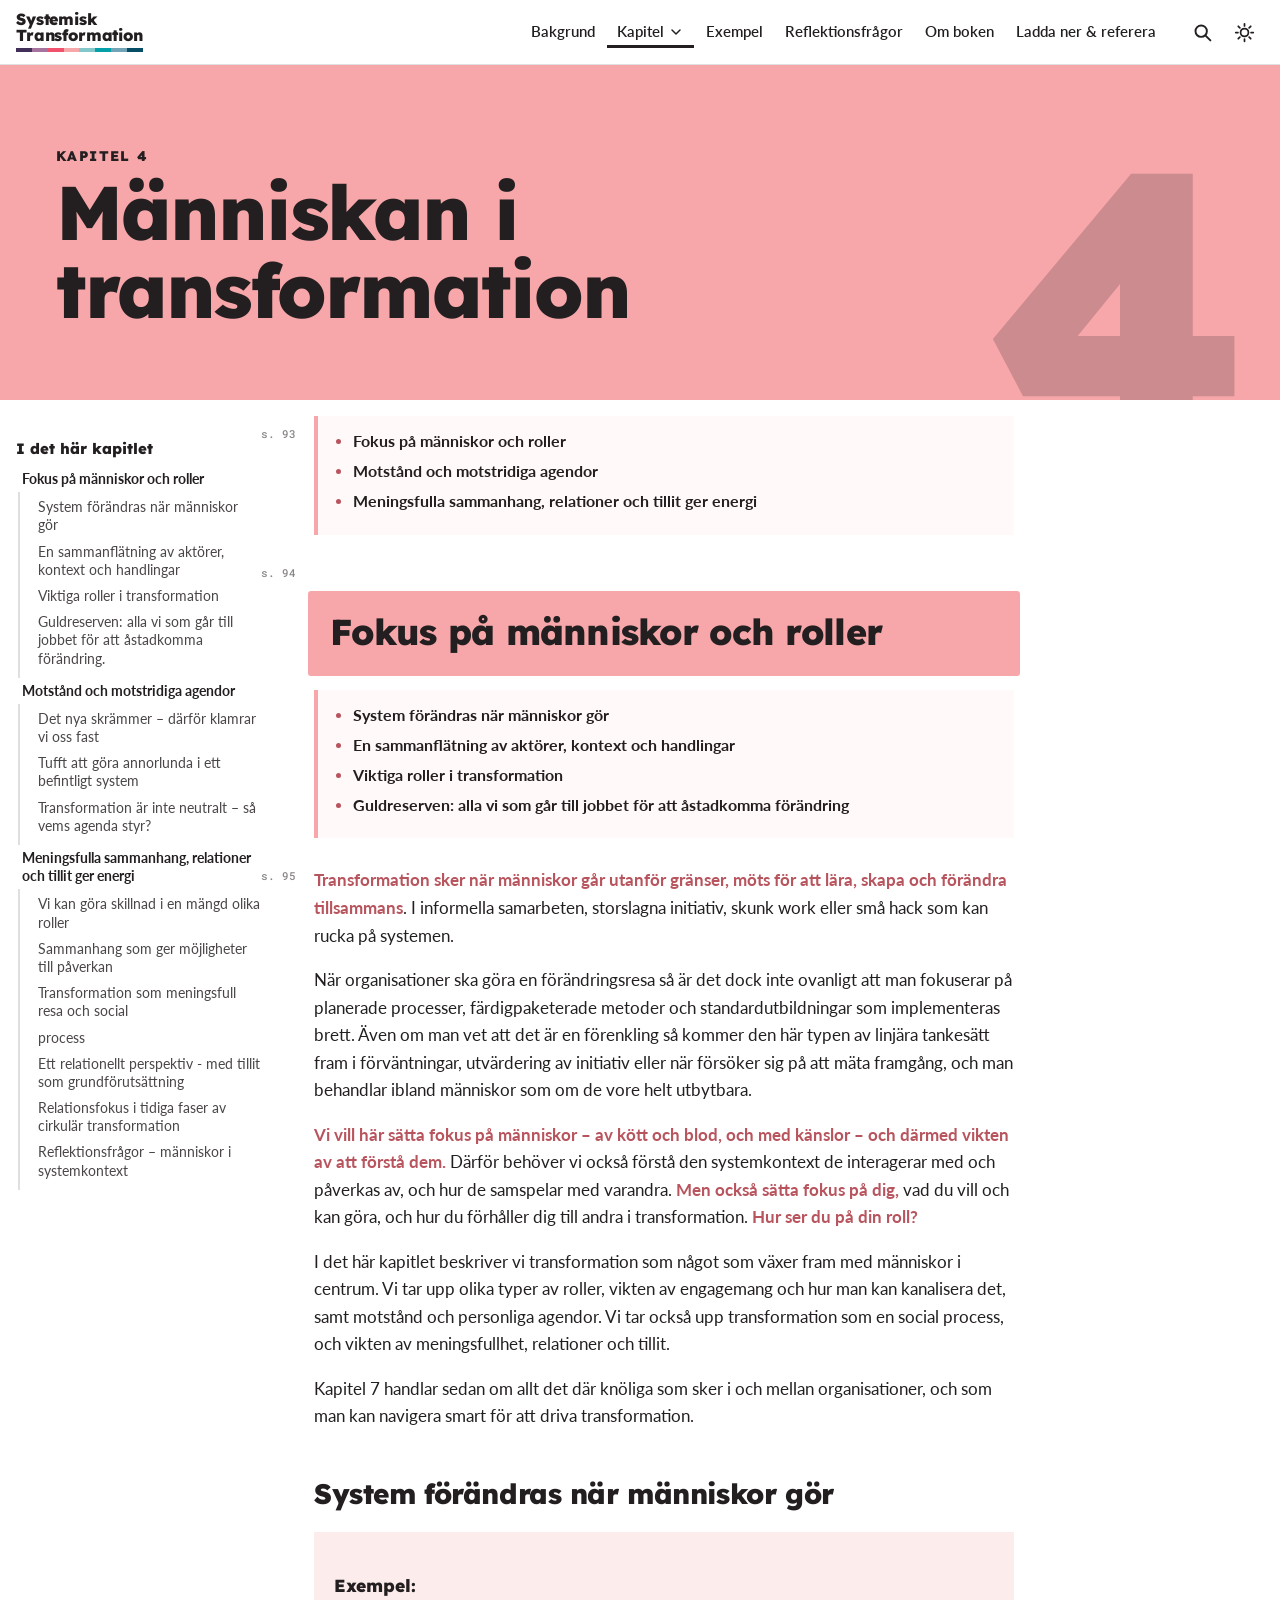
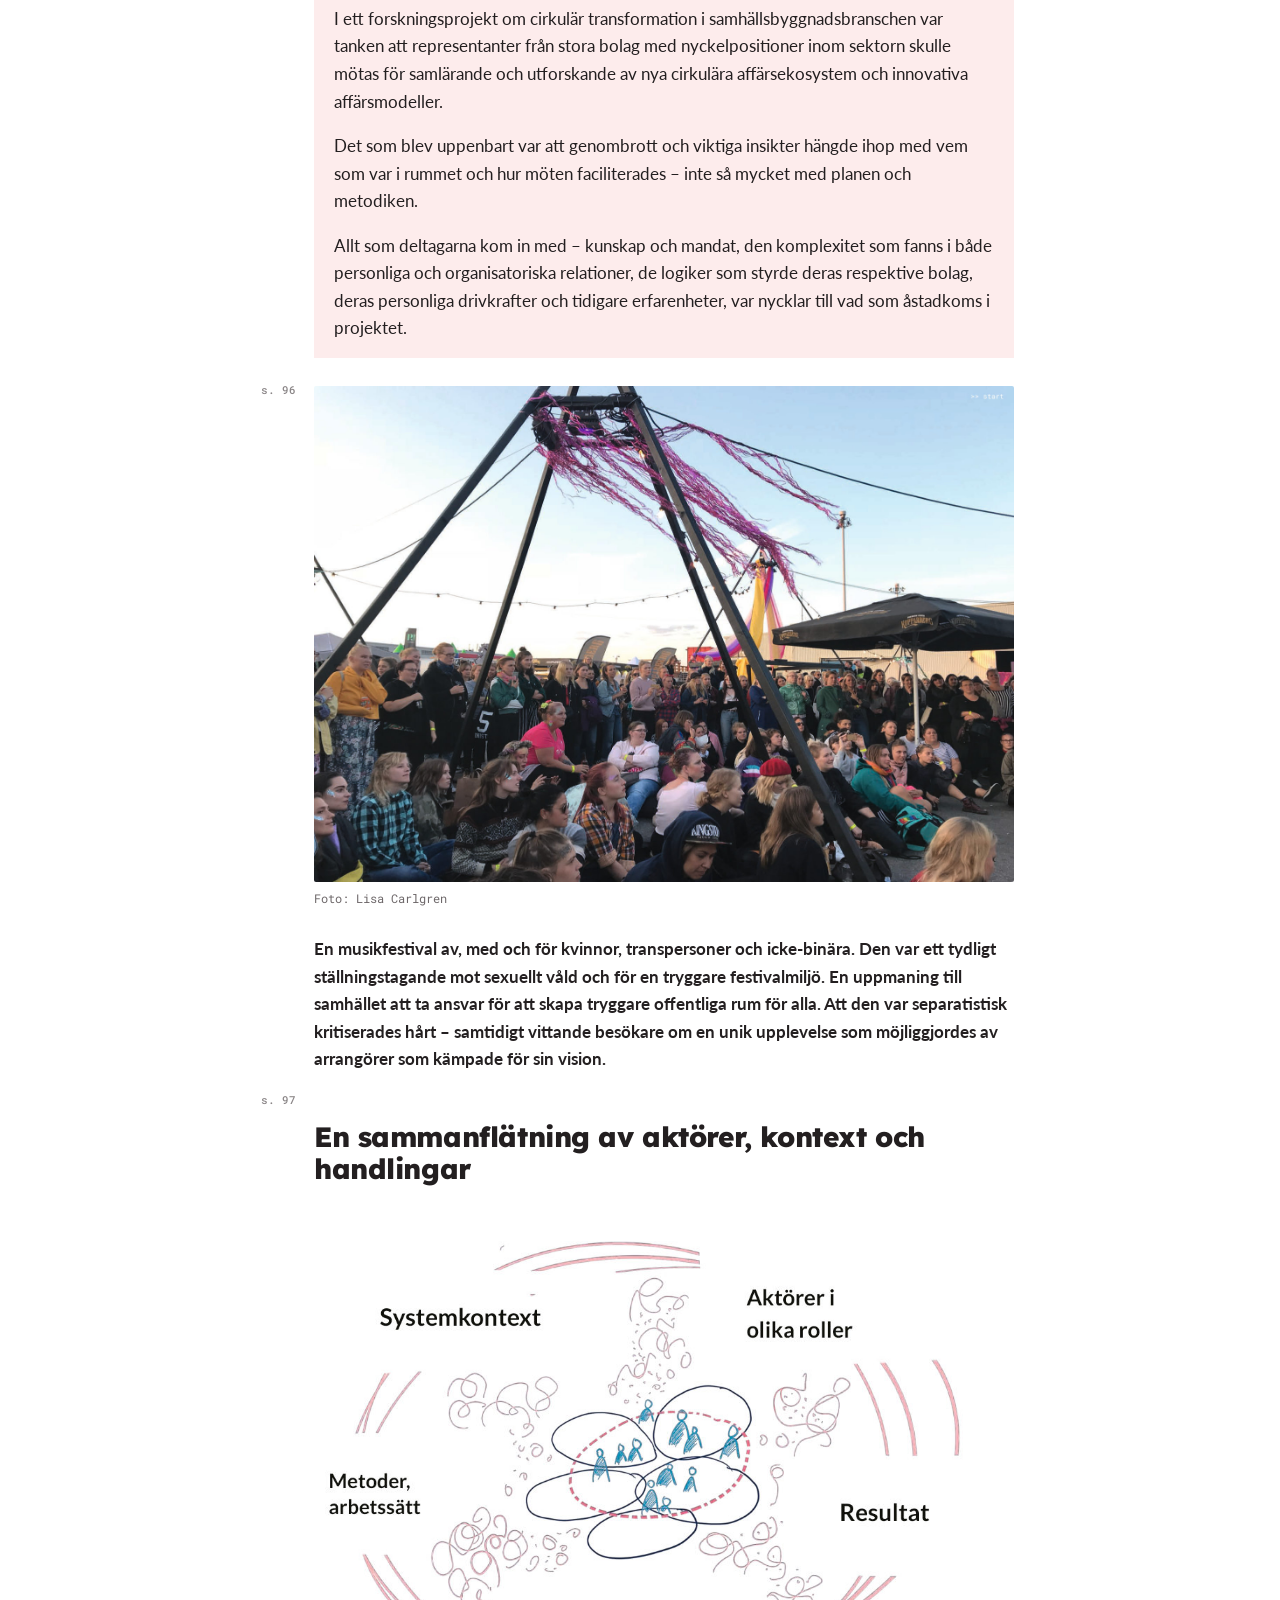
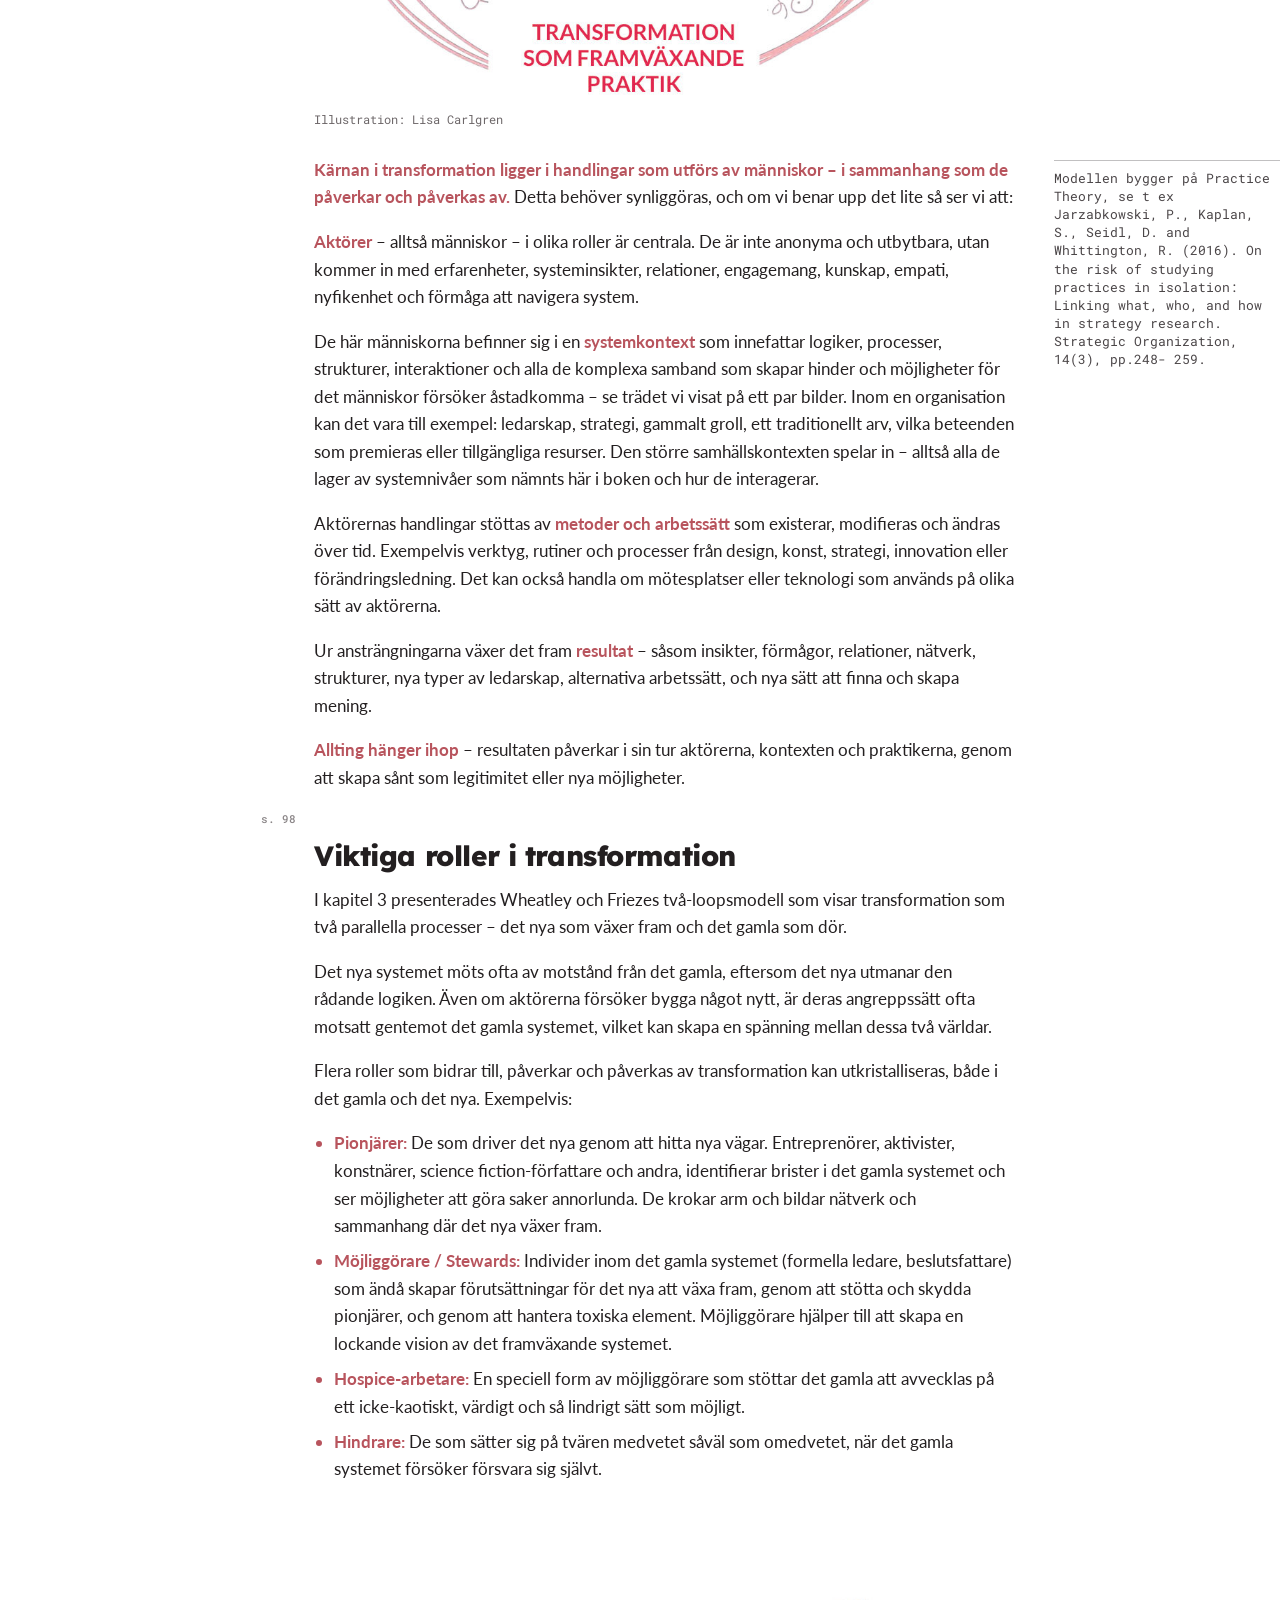
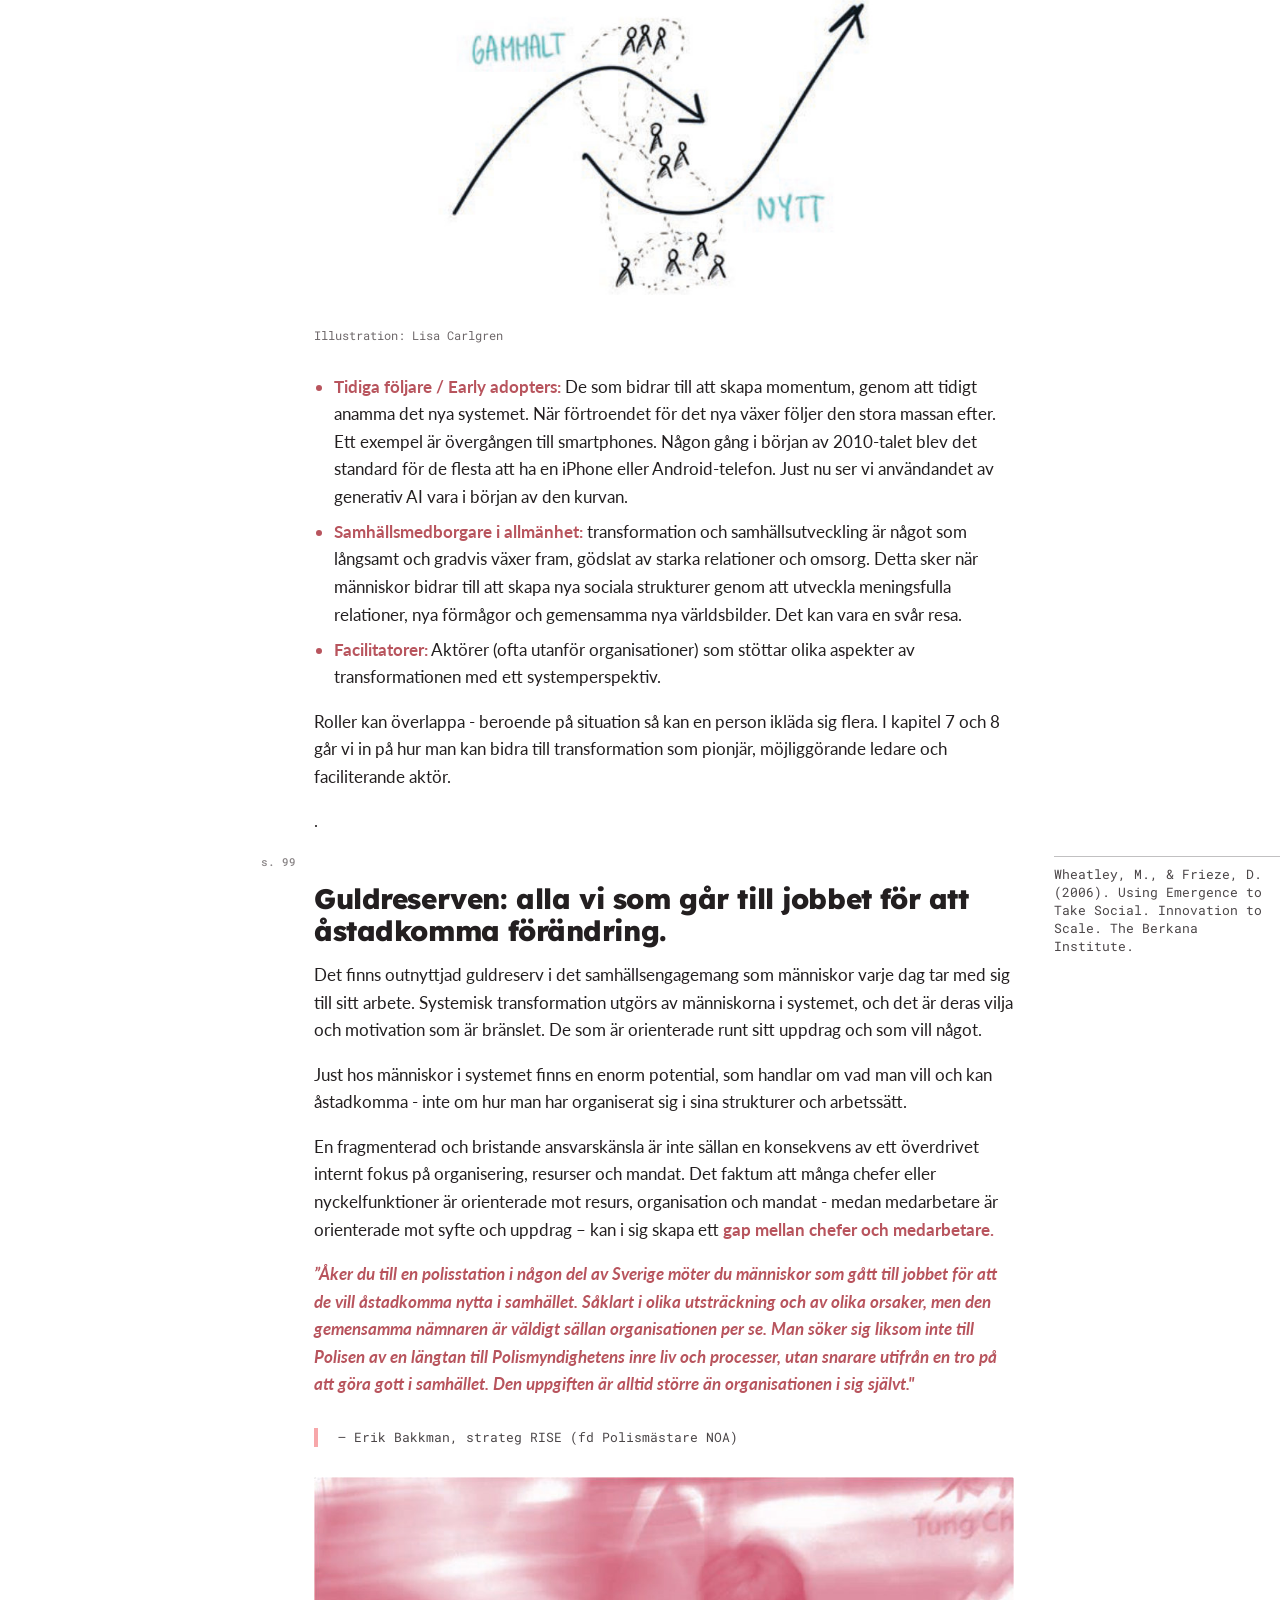
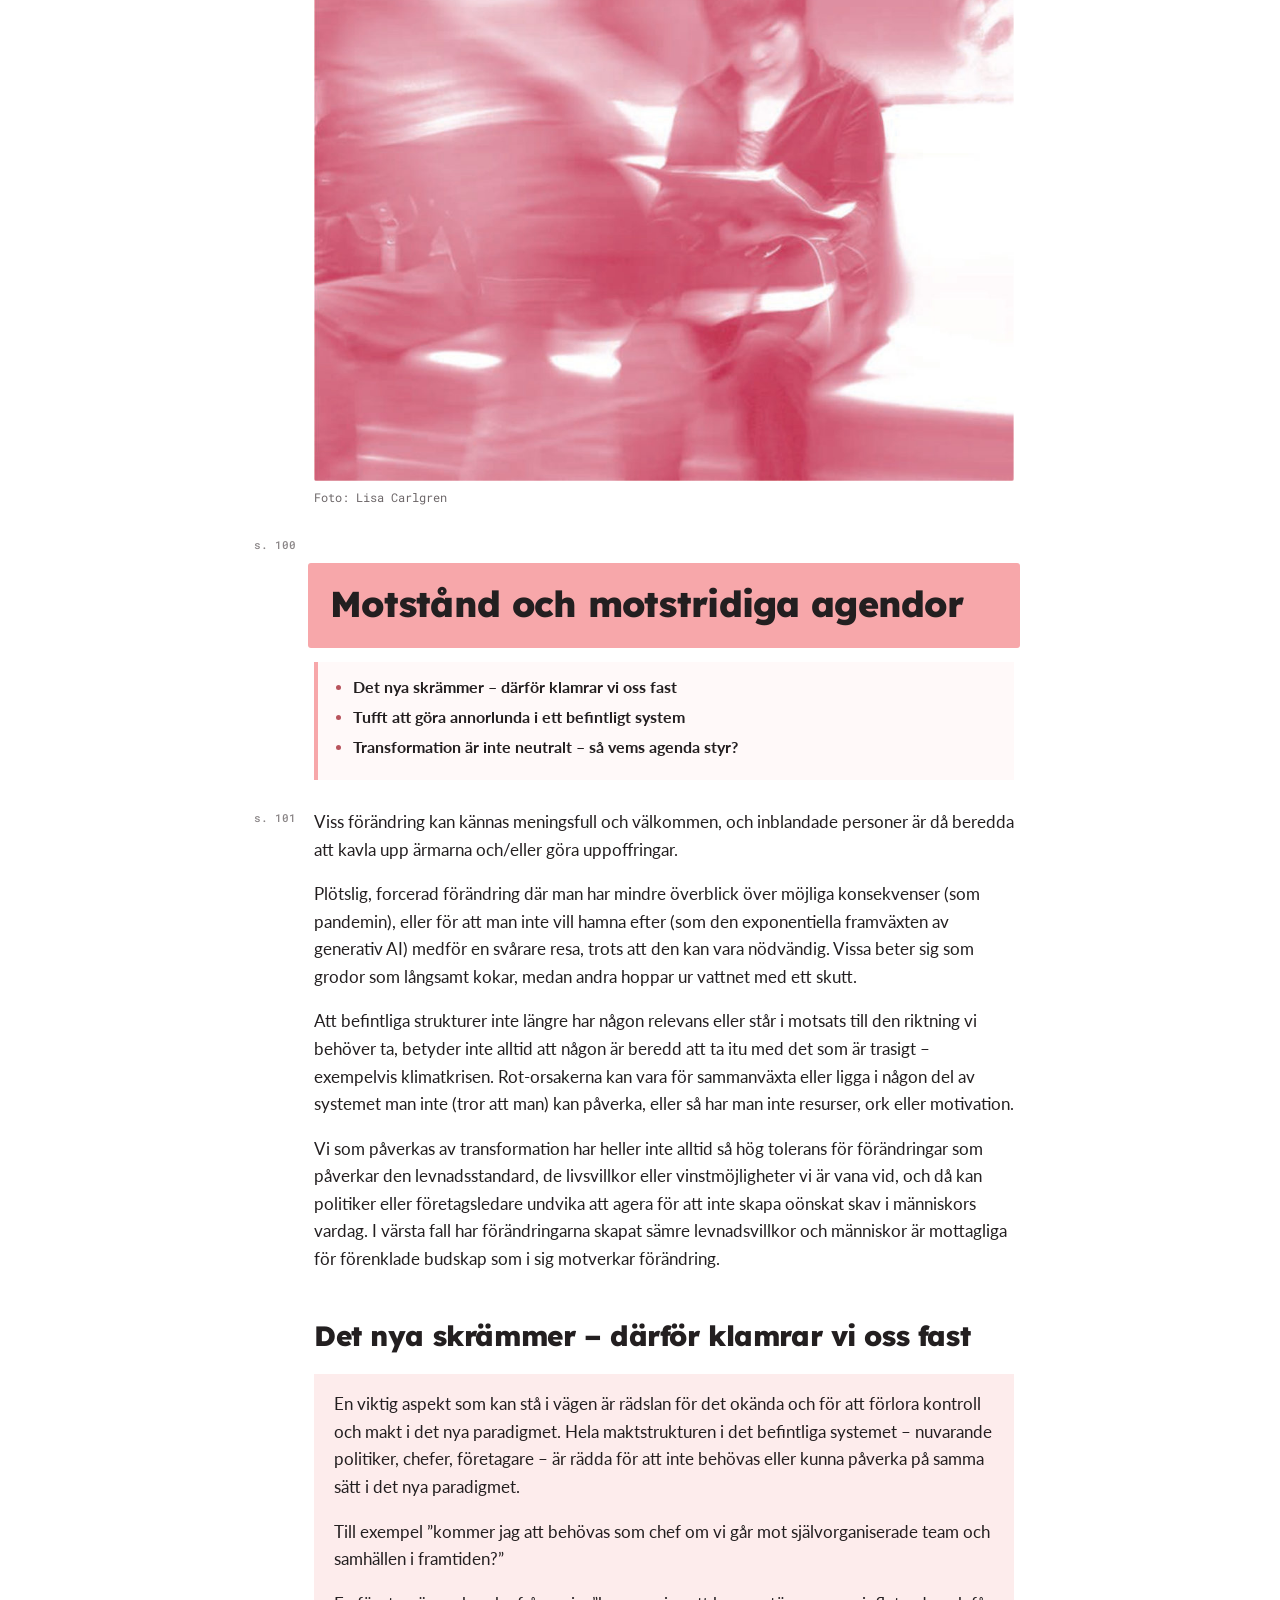
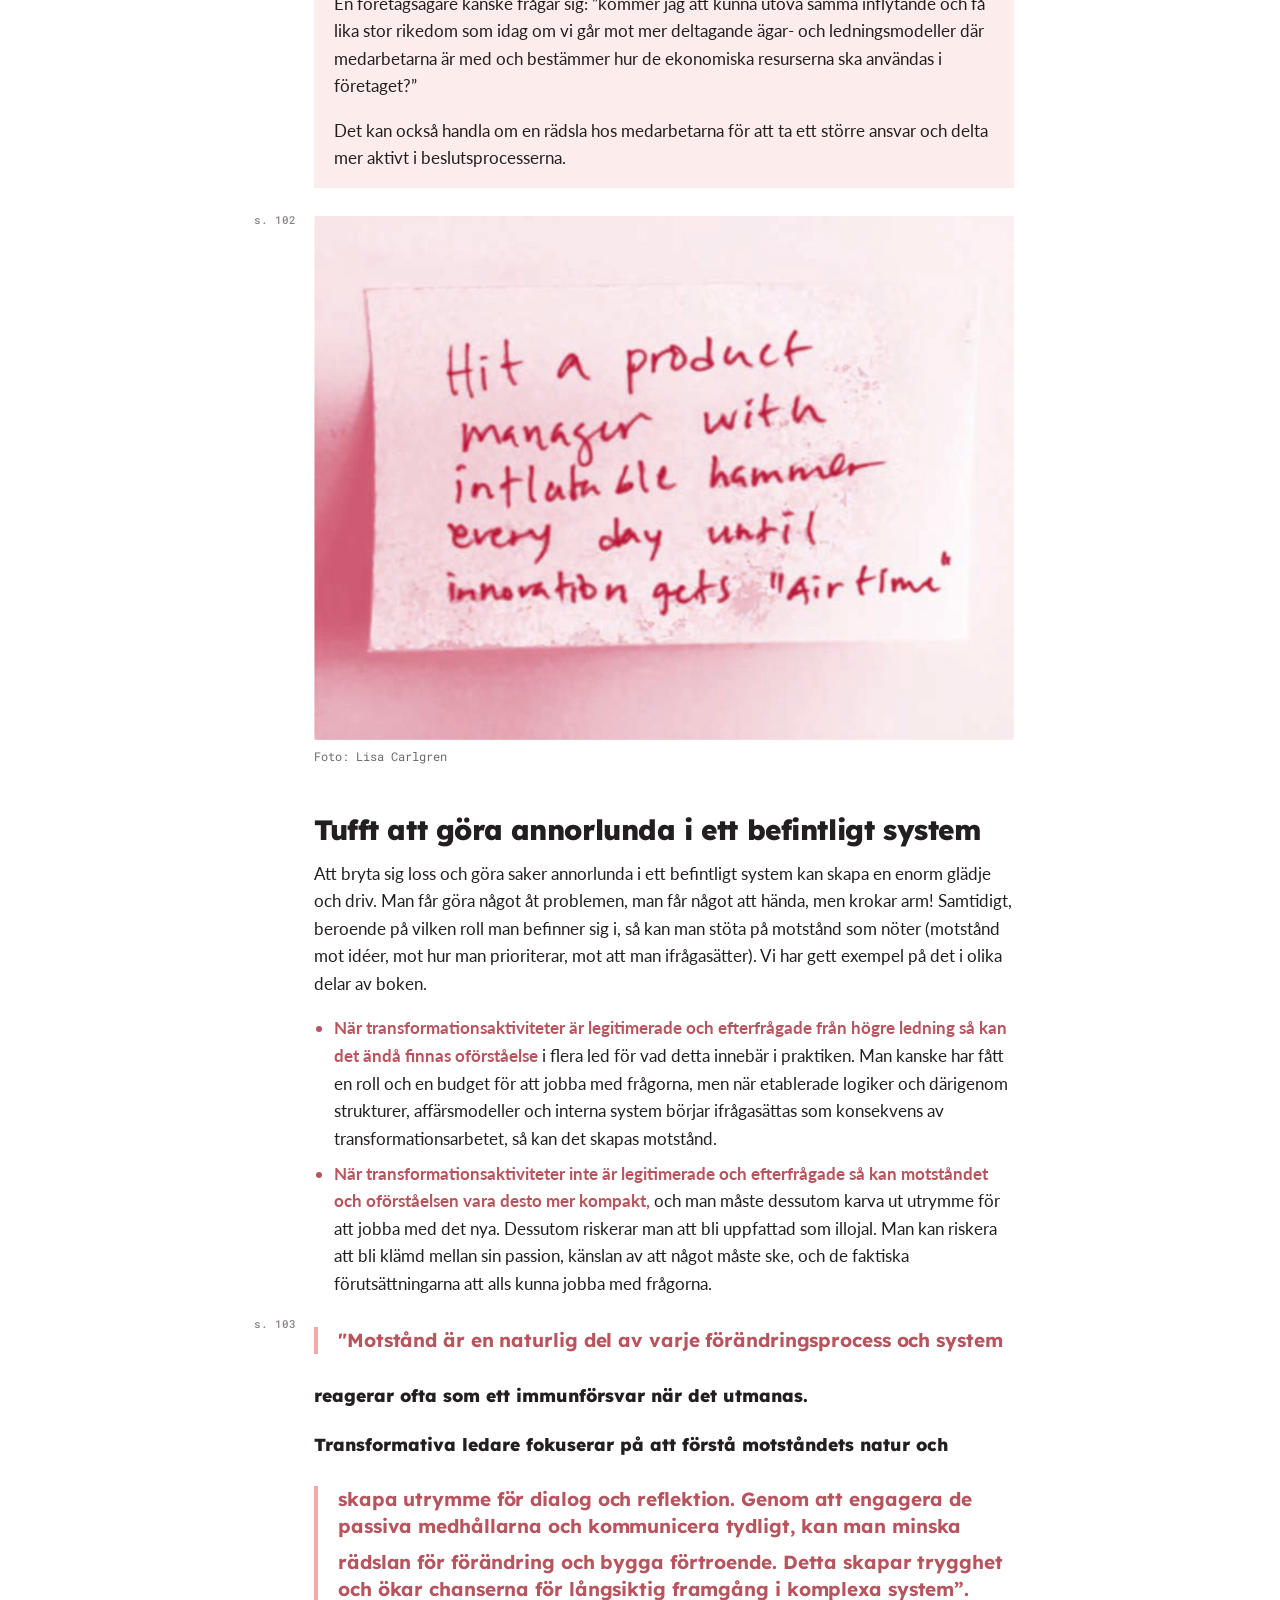
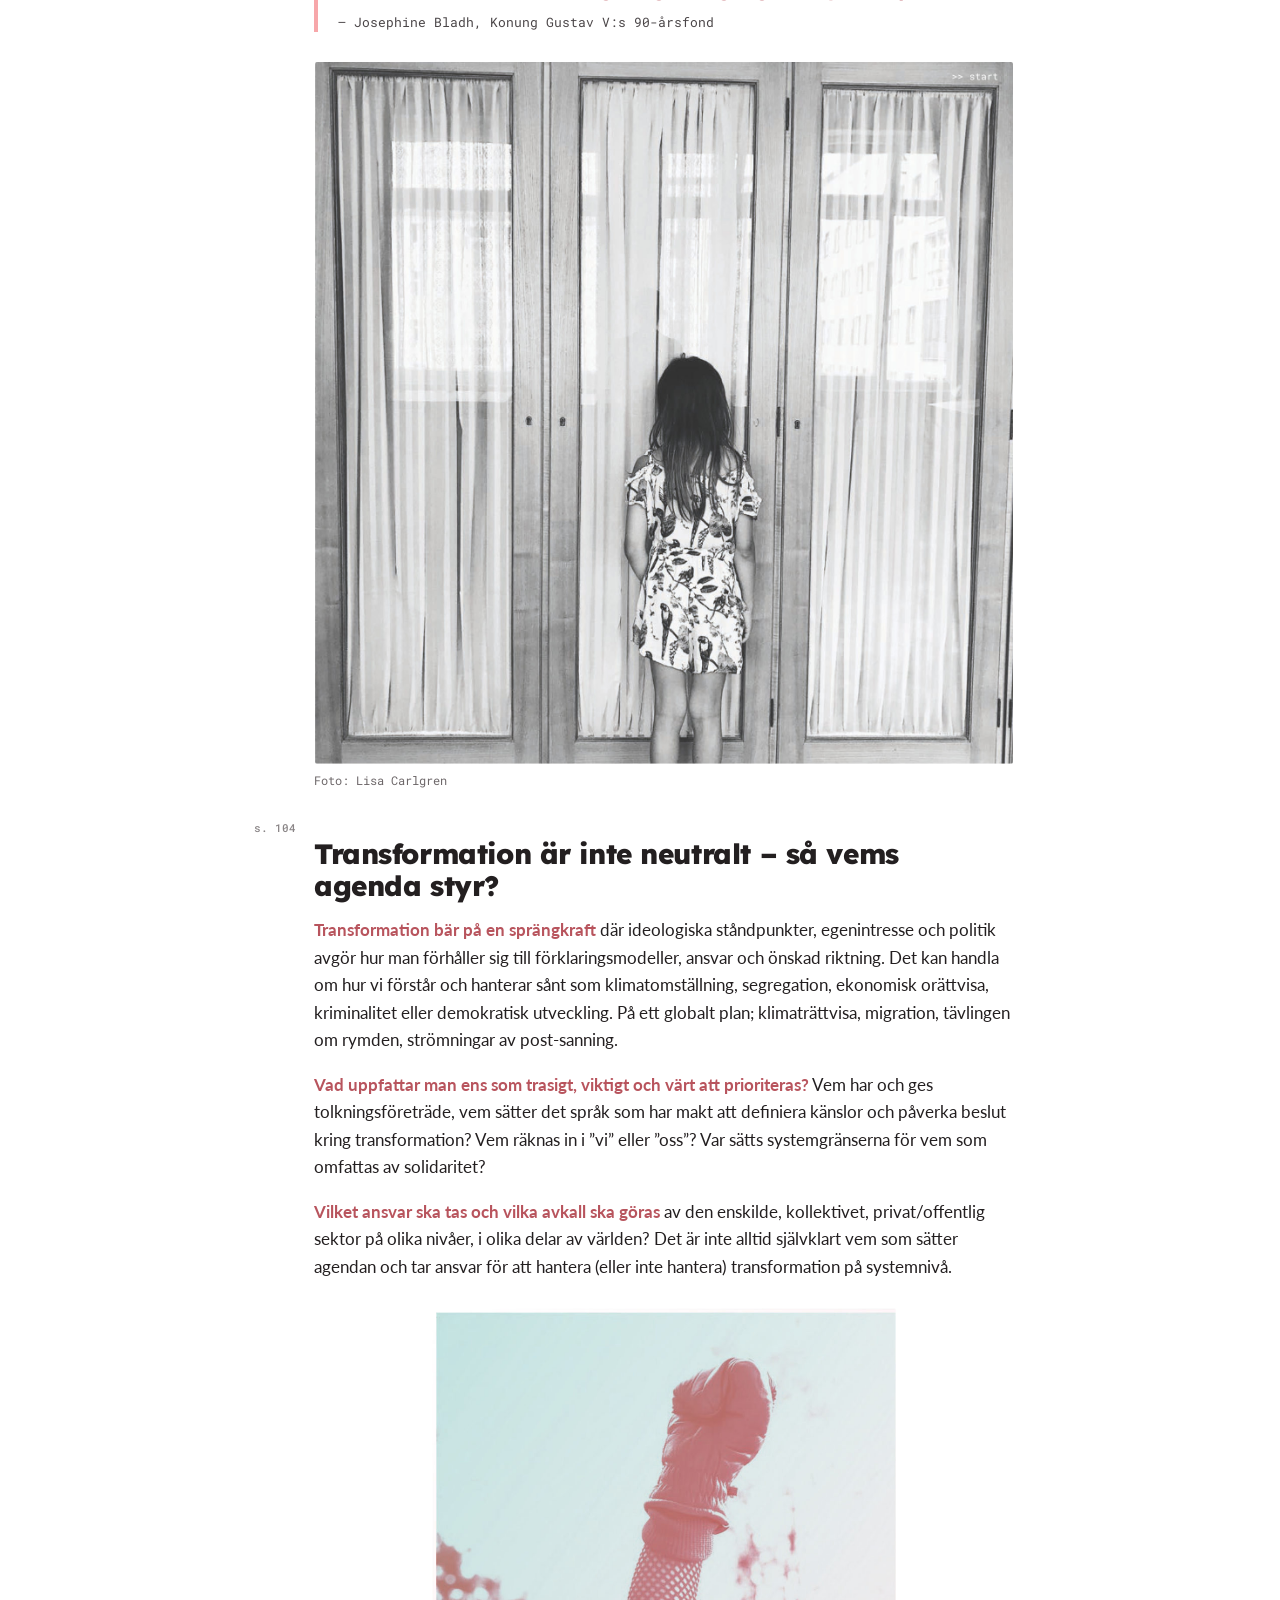
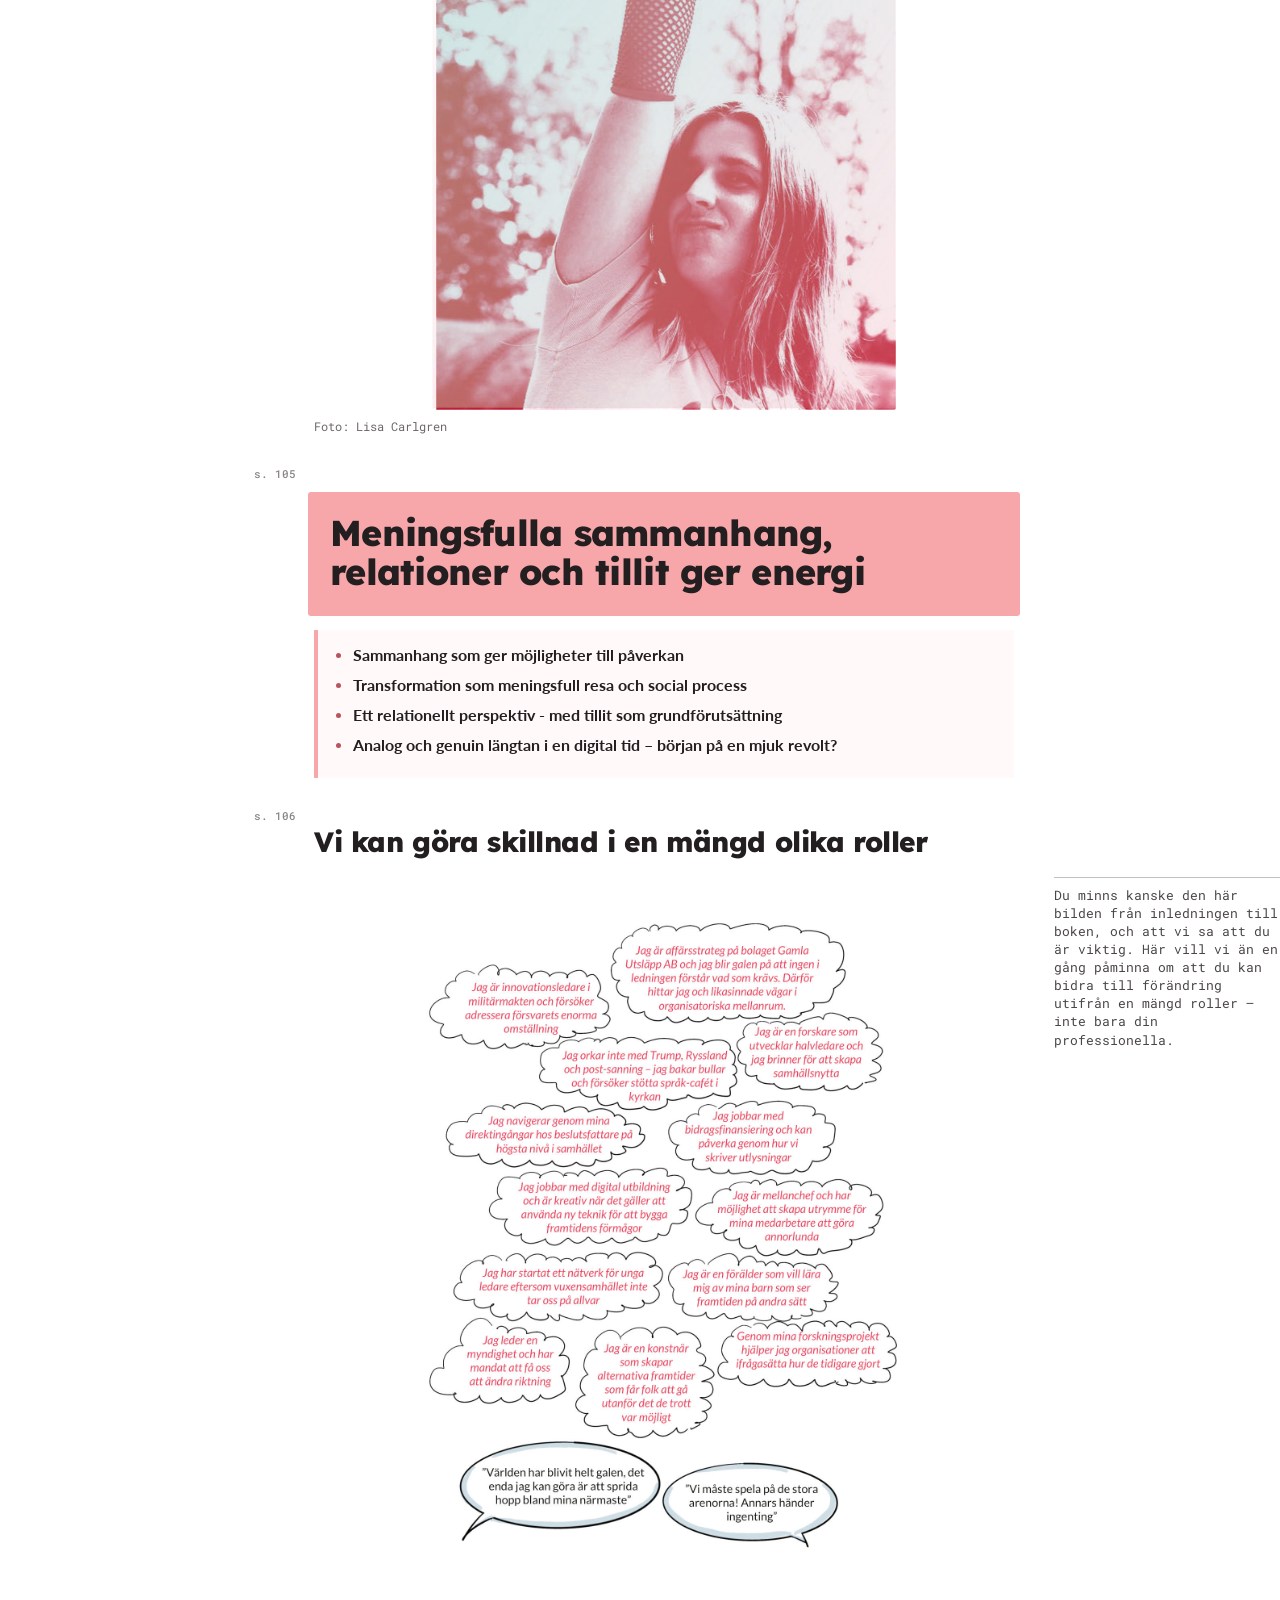
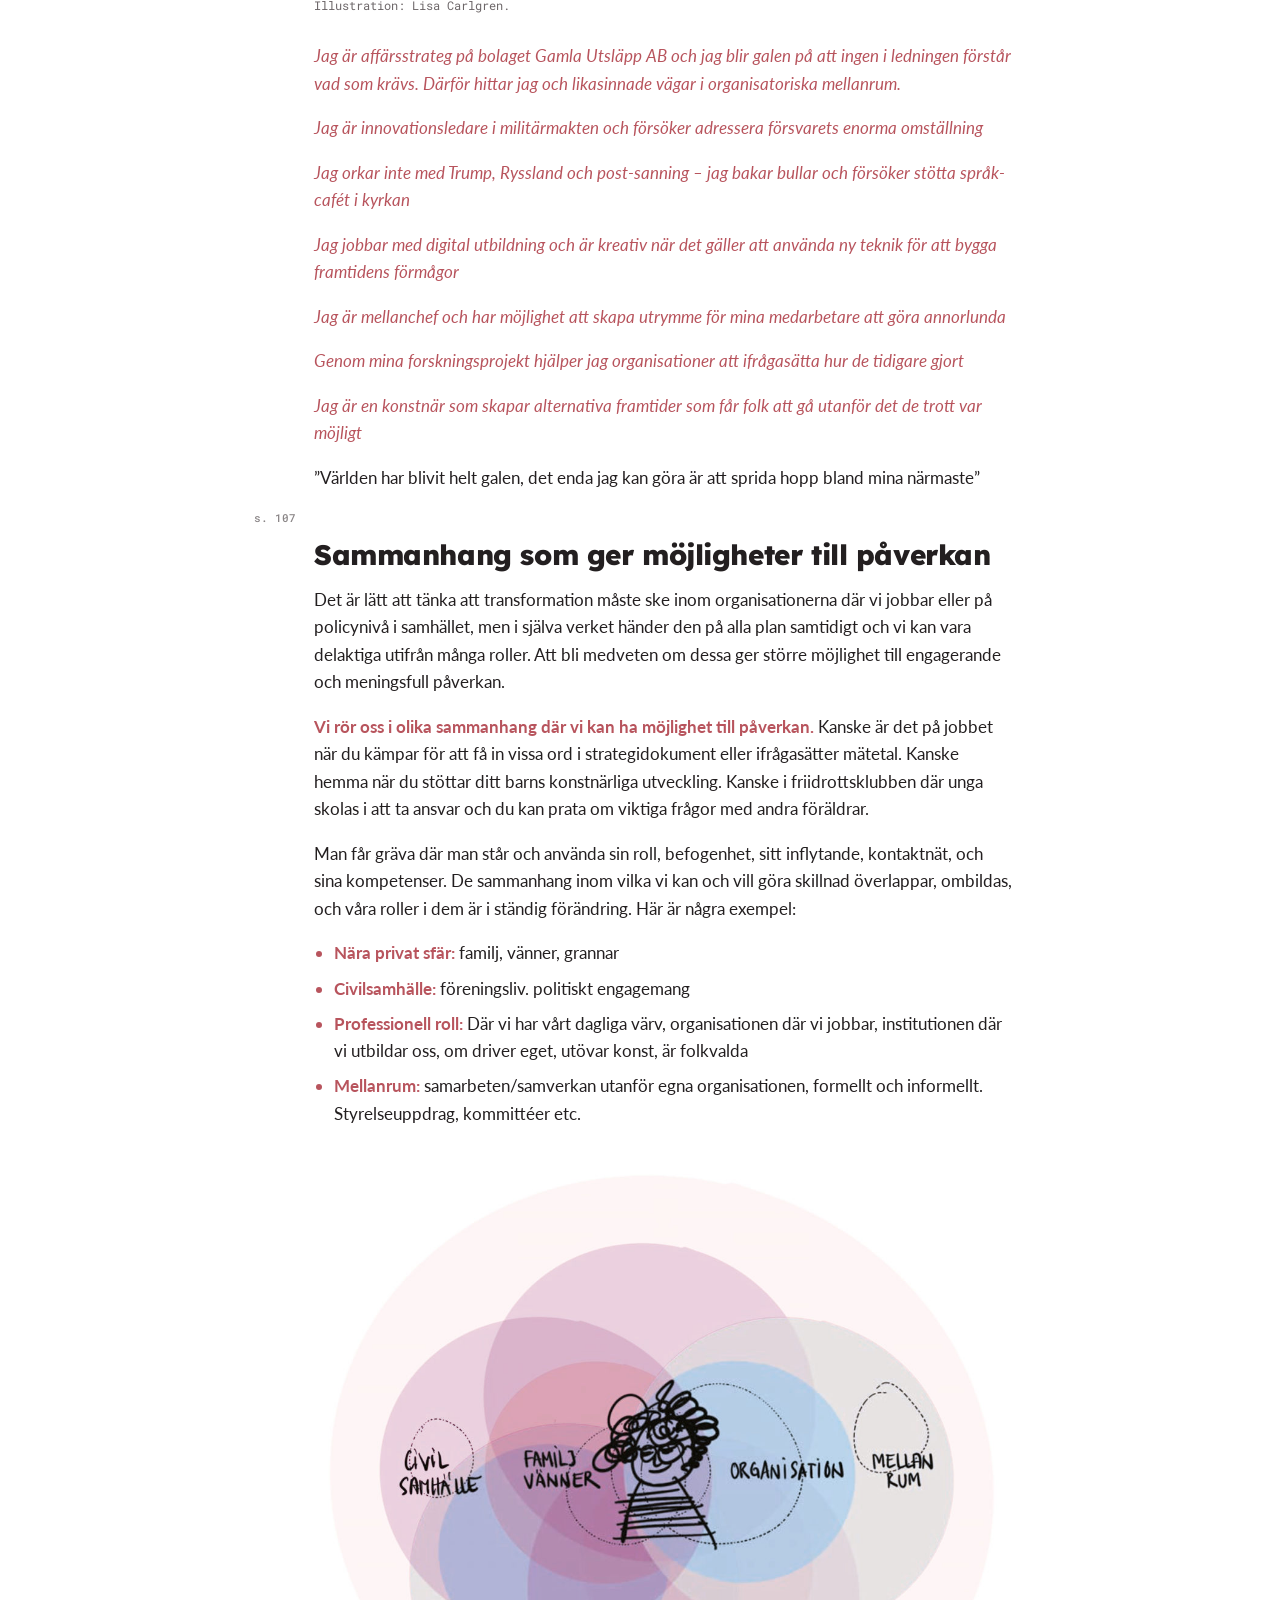
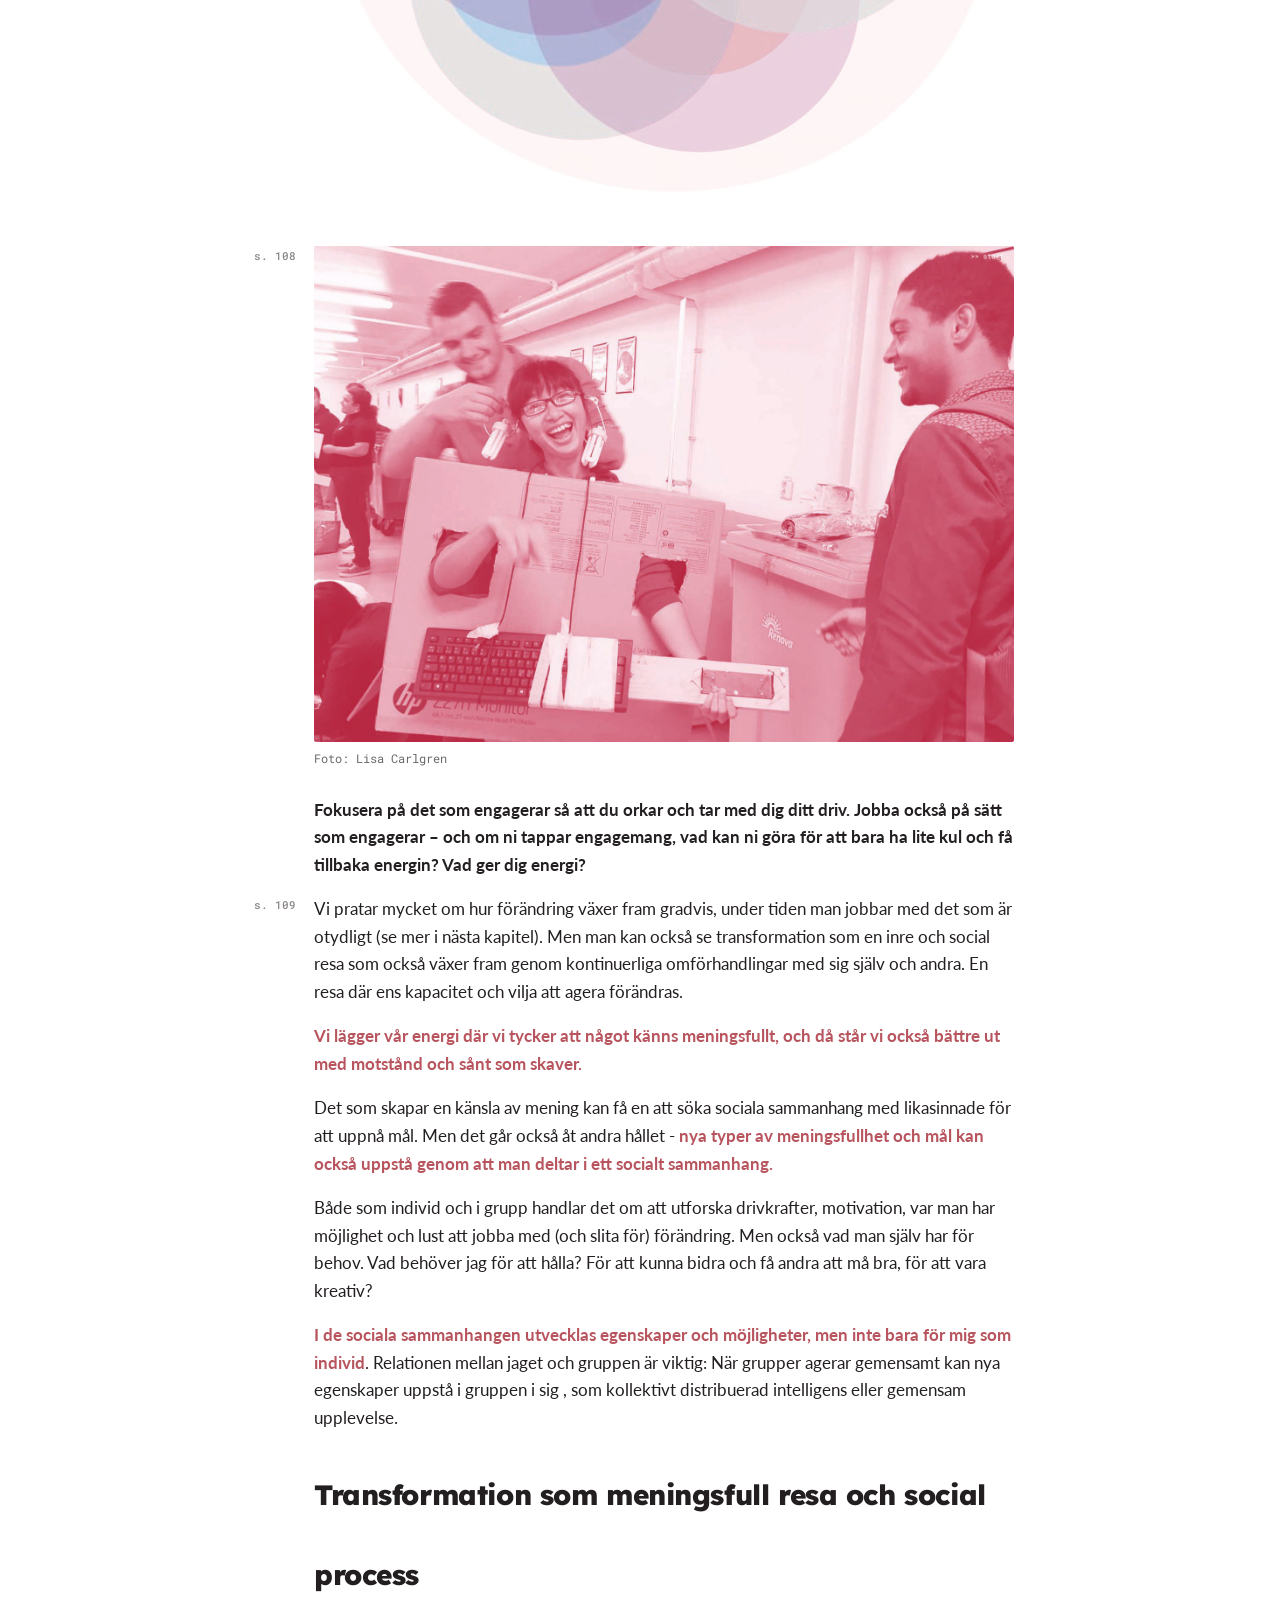
<file: kapitel-4.html>
<!doctype html>
<html lang="sv" style="--kap:#f7a7aa;--on-kap:#231f20;--ink-l:#b8545d;--ink-d:#f7a7aa">
<head>
<meta charset="utf-8">
<meta name="viewport" content="width=device-width, initial-scale=1">
<title>Människan i transformation – Systemisk Transformation</title>
<meta name="description" content="Människan i transformation. Ur Forskarnas guide till Systemisk Transformation.">
<meta name="color-scheme" content="light dark">
<script>try{var t=localStorage.getItem('st-tema');if(t)document.documentElement.dataset.theme=t;}catch(e){}</script>
<link rel="preconnect" href="https://fonts.googleapis.com">
<link rel="preconnect" href="https://fonts.gstatic.com" crossorigin>
<link href="https://fonts.googleapis.com/css2?family=Lato:ital,wght@0,400;0,700;1,400;1,700&family=Lexend:wght@600;800&family=Roboto+Mono:wght@400;500&family=Caveat:wght@600&display=swap" rel="stylesheet">
<link rel="stylesheet" href="assets/style.css">
<link rel="icon" href="assets/favicon.svg" type="image/svg+xml">
</head>
<body class="kap kap-k04">
<svg xmlns="http://www.w3.org/2000/svg" style="display:none" aria-hidden="true">
<symbol id="i-chev" viewBox="0 0 24 24"><path d="M6 9l6 6 6-6" fill="none" stroke="currentColor" stroke-width="2.2" stroke-linecap="round" stroke-linejoin="round"/></symbol>
<symbol id="i-sok" viewBox="0 0 24 24"><g fill="none" stroke="currentColor" stroke-width="2.2" stroke-linecap="round"><circle cx="10.5" cy="10.5" r="6.5"/><path d="M15.5 15.5L21 21"/></g></symbol>
<symbol id="i-sol" viewBox="0 0 24 24"><g fill="none" stroke="currentColor" stroke-width="2" stroke-linecap="round"><circle cx="12" cy="12" r="4.5"/><path d="M12 2v2.5M12 19.5V22M2 12h2.5M19.5 12H22M4.9 4.9l1.8 1.8M17.3 17.3l1.8 1.8M4.9 19.1l1.8-1.8M17.3 6.7l1.8-1.8"/></g></symbol>
<symbol id="i-mane" viewBox="0 0 24 24"><path d="M20 14.5A8.5 8.5 0 0 1 9.5 4a8.5 8.5 0 1 0 10.5 10.5z" fill="none" stroke="currentColor" stroke-width="2" stroke-linejoin="round"/></symbol>
<symbol id="i-meny" viewBox="0 0 24 24"><path d="M4 7h16M4 12h16M4 17h16" fill="none" stroke="currentColor" stroke-width="2.2" stroke-linecap="round"/></symbol>
<symbol id="i-x" viewBox="0 0 24 24"><path d="M6 6l12 12M18 6L6 18" fill="none" stroke="currentColor" stroke-width="2.2" stroke-linecap="round"/></symbol>
<symbol id="i-kopia" viewBox="0 0 24 24"><g fill="none" stroke="currentColor" stroke-width="2" stroke-linejoin="round"><rect x="8" y="8" width="12" height="12" rx="2"/><path d="M16 8V5a1 1 0 0 0-1-1H5a1 1 0 0 0-1 1v10a1 1 0 0 0 1 1h3"/></g></symbol>
<symbol id="i-bock" viewBox="0 0 24 24"><path d="M5 12.5l4.5 4.5L19 7" fill="none" stroke="currentColor" stroke-width="2.6" stroke-linecap="round" stroke-linejoin="round"/></symbol>
<symbol id="i-hand" viewBox="0 0 24 24"><path d="M8 13V5.5a1.5 1.5 0 0 1 3 0V11m0-6.5a1.5 1.5 0 0 1 3 0V11m0-5a1.5 1.5 0 0 1 3 0v5.5m0-3a1.5 1.5 0 0 1 3 0V15a7 7 0 0 1-7 7h-1a7 7 0 0 1-5.6-2.8L3.6 15.4a1.6 1.6 0 0 1 2.4-2l2 1.6" fill="none" stroke="currentColor" stroke-width="1.7" stroke-linecap="round" stroke-linejoin="round"/></symbol>
<symbol id="i-fraga" viewBox="0 0 24 24"><g fill="none" stroke="currentColor" stroke-width="1.8" stroke-linecap="round"><rect x="3" y="3" width="18" height="18" rx="3" stroke-dasharray="3 2.5"/><path d="M9.5 9.5a2.5 2.5 0 1 1 3.5 2.3c-.7.3-1 .9-1 1.6V14"/><circle cx="12" cy="17" r=".6" fill="currentColor"/></g></symbol>
<symbol id="i-citat" viewBox="0 0 24 24"><path d="M5 18c-1-1.5-1-3.6 0-6 1-2.3 3-4 5.5-5l.6 1.4C9 9.4 8 10.6 7.6 12H10v6zm9 0c-1-1.5-1-3.6 0-6 1-2.3 3-4 5.5-5l.6 1.4C18 9.4 17 10.6 16.6 12H19v6z" fill="currentColor"/></symbol>
<symbol id="i-ner" viewBox="0 0 24 24"><path d="M12 4v11m-5-5l5 5 5-5M5 20h14" fill="none" stroke="currentColor" stroke-width="2.2" stroke-linecap="round" stroke-linejoin="round"/></symbol>
<symbol id="i-ut" viewBox="0 0 24 24"><path d="M14 4h6v6M20 4l-9 9M18 14v5a1 1 0 0 1-1 1H5a1 1 0 0 1-1-1V7a1 1 0 0 1 1-1h5" fill="none" stroke="currentColor" stroke-width="2" stroke-linecap="round" stroke-linejoin="round"/></symbol>
<symbol id="i-spela" viewBox="0 0 24 24"><path d="M4 12a8 8 0 1 0 2.4-5.7M4 4v4h4" fill="none" stroke="currentColor" stroke-width="2" stroke-linecap="round" stroke-linejoin="round"/></symbol>
<symbol id="i-pil-v" viewBox="0 0 24 24"><path d="M19 12H5m6-6l-6 6 6 6" fill="none" stroke="currentColor" stroke-width="2.2" stroke-linecap="round" stroke-linejoin="round"/></symbol>
<symbol id="i-pil-h" viewBox="0 0 24 24"><path d="M5 12h14m-6-6l6 6-6 6" fill="none" stroke="currentColor" stroke-width="2.2" stroke-linecap="round" stroke-linejoin="round"/></symbol>
</svg>
<a class="skip" href="#main">Hoppa till innehållet</a>
<header class="topbar">
<div class="topbar-in">
<a class="logo" href="index.html" aria-label="Systemisk Transformation, startsida"><span class="logo-w">Systemisk<br>Transformation</span><span class="logo-bar" aria-hidden="true"><i style="background:#412f59"></i><i style="background:#a5739d"></i><i style="background:#f0516d"></i><i style="background:#f7a7aa"></i><i style="background:#82c7c9"></i><i style="background:#049fa8"></i><i style="background:#73a3b7"></i><i style="background:#074d65"></i></span></a>
<nav class="mainnav" aria-label="Huvudmeny">
<a href="bakgrund.html" class="">Bakgrund</a>
<div class="dd is-current"><button class="dd-btn" aria-expanded="false" aria-controls="dd-kap">Kapitel<svg aria-hidden="true"><use href="#i-chev"/></svg></button>
<ul class="dd-menu" id="dd-kap"><li><a href="bakgrund.html" style="--kap:#49494a;--on-kap:#ffffff"><span class="dd-num">0</span><span>Bakgrund och manual</span></a></li><li><a href="kapitel-1.html" style="--kap:#412f59;--on-kap:#ffffff"><span class="dd-num">1</span><span>Introduktion och definitioner</span></a></li><li><a href="kapitel-2.html" style="--kap:#a5739d;--on-kap:#ffffff"><span class="dd-num">2</span><span>Vad är det som händer?</span></a></li><li><a href="kapitel-3.html" style="--kap:#f0516d;--on-kap:#ffffff"><span class="dd-num">3</span><span>En ny logik för en värld i förändring</span></a></li><li><a href="kapitel-4.html" aria-current="page" style="--kap:#f7a7aa;--on-kap:#231f20"><span class="dd-num">4</span><span>Människan i transformation</span></a></li><li><a href="kapitel-5.html" style="--kap:#82c7c9;--on-kap:#231f20"><span class="dd-num">5</span><span>Transformation som hantverk</span></a></li><li><a href="kapitel-6.html" style="--kap:#049fa8;--on-kap:#ffffff"><span class="dd-num">6</span><span>Att driva transformationsprocesser i praktiken</span></a></li><li><a href="kapitel-7.html" style="--kap:#73a3b7;--on-kap:#ffffff"><span class="dd-num">7</span><span>Hantera övergången: organisation och ledarskap</span></a></li><li><a href="kapitel-8.html" style="--kap:#074d65;--on-kap:#ffffff"><span class="dd-num">8</span><span>Facilitera systemisk transformation</span></a></li></ul></div>
<a href="exempel.html" class="">Exempel</a><a href="reflektion.html" class="">Reflektionsfrågor</a><a href="om.html" class="">Om boken</a><a href="ladda-ner.html" class="">Ladda ner &amp; referera</a>
</nav>
<div class="tools">
<button class="icon-btn sok-btn" aria-label="Sök i boken" title="Sök i boken (/)"><svg aria-hidden="true"><use href="#i-sok"/></svg></button>
<button class="icon-btn tema-btn" aria-label="Byt mellan ljust och mörkt tema" title="Byt mellan ljust och mörkt tema"><svg class="sun" aria-hidden="true"><use href="#i-sol"/></svg><svg class="moon" aria-hidden="true"><use href="#i-mane"/></svg></button>
<button class="icon-btn meny-btn" aria-label="Meny" aria-expanded="false" aria-controls="mobilmeny"><svg aria-hidden="true"><use href="#i-meny"/></svg></button>
</div>
</div>
<div class="progress" aria-hidden="true"><i></i></div>
</header>
<div class="mobilmeny" id="mobilmeny" hidden>
<nav aria-label="Meny">
<a href="index.html">Startsida</a>
<p class="mm-h">Kapitel</p>
<ul><li><a href="bakgrund.html" style="--kap:#49494a;--on-kap:#ffffff"><span class="dd-num">0</span><span>Bakgrund och manual</span></a></li><li><a href="kapitel-1.html" style="--kap:#412f59;--on-kap:#ffffff"><span class="dd-num">1</span><span>Introduktion och definitioner</span></a></li><li><a href="kapitel-2.html" style="--kap:#a5739d;--on-kap:#ffffff"><span class="dd-num">2</span><span>Vad är det som händer?</span></a></li><li><a href="kapitel-3.html" style="--kap:#f0516d;--on-kap:#ffffff"><span class="dd-num">3</span><span>En ny logik för en värld i förändring</span></a></li><li><a href="kapitel-4.html" aria-current="page" style="--kap:#f7a7aa;--on-kap:#231f20"><span class="dd-num">4</span><span>Människan i transformation</span></a></li><li><a href="kapitel-5.html" style="--kap:#82c7c9;--on-kap:#231f20"><span class="dd-num">5</span><span>Transformation som hantverk</span></a></li><li><a href="kapitel-6.html" style="--kap:#049fa8;--on-kap:#ffffff"><span class="dd-num">6</span><span>Att driva transformationsprocesser i praktiken</span></a></li><li><a href="kapitel-7.html" style="--kap:#73a3b7;--on-kap:#ffffff"><span class="dd-num">7</span><span>Hantera övergången: organisation och ledarskap</span></a></li><li><a href="kapitel-8.html" style="--kap:#074d65;--on-kap:#ffffff"><span class="dd-num">8</span><span>Facilitera systemisk transformation</span></a></li></ul>
<p class="mm-h">Mer</p>
<a href="exempel.html">Exempel från praktiken</a>
<a href="reflektion.html">Reflektionsfrågor</a>
<a href="om.html">Om boken</a>
<a href="ladda-ner.html">Ladda ner &amp; referera</a>
</nav>
</div>
<div class="sok" id="sok" hidden role="dialog" aria-modal="true" aria-label="Sök i boken">
<div class="sok-panel">
<div class="sok-rad"><svg aria-hidden="true"><use href="#i-sok"/></svg><input type="search" id="sok-in" placeholder="Sök i boken, t.ex. möjlighetsfickor" autocomplete="off" aria-label="Sökord"><button class="icon-btn sok-stang" aria-label="Stäng"><svg aria-hidden="true"><use href="#i-x"/></svg></button></div>
<p class="sok-info" id="sok-info" aria-live="polite"></p>
<ol class="sok-res" id="sok-res"></ol>
</div></div>
<main id="main" class="kapitel">
<header class="kap-hero">
<div class="kap-hero-in">
<p class="kap-label">KAPITEL 4</p>
<h1>Människan i transformation</h1>
<p class="kap-num" aria-hidden="true">4</p>
</div>
</header>
<div class="las">
<aside class="sidtoc" aria-label="Innehåll i kapitlet"><details open><summary>I det här kapitlet</summary><ol><li class="t2"><a href="#fokus-pa-manniskor-och-roller">Fokus på människor och roller</a><ol><li class="t3"><a href="#system-forandras-nar-manniskor-gor">System förändras när människor gör</a></li><li class="t3"><a href="#en-sammanflatning-av-aktorer-kontext-och-handlingar">En sammanflätning av aktörer, kontext och handlingar</a></li><li class="t3"><a href="#viktiga-roller-i-transformation">Viktiga roller i transformation</a></li><li class="t3"><a href="#guldreserven-alla-vi-som-gar-till-jobbet-for-att-astadkomma-">Guldreserven: alla vi som går till jobbet för att åstadkomma förändring.</a></li></ol></li><li class="t2"><a href="#motstand-och-motstridiga-agendor">Motstånd och motstridiga agendor</a><ol><li class="t3"><a href="#det-nya-skrammer-darfor-klamrar-vi-oss-fast">Det nya skrämmer – därför klamrar vi oss fast</a></li><li class="t3"><a href="#tufft-att-gora-annorlunda-i-ett-befintligt-system">Tufft att göra annorlunda i ett befintligt system</a></li><li class="t3"><a href="#transformation-ar-inte-neutralt-sa-vems-agenda-styr">Transformation är inte neutralt – så vems agenda styr?</a></li></ol></li><li class="t2"><a href="#meningsfulla-sammanhang-relationer-och-tillit-ger-energi">Meningsfulla sammanhang, relationer och tillit ger energi</a><ol><li class="t3"><a href="#vi-kan-gora-skillnad-i-en-mangd-olika-roller">Vi kan göra skillnad i en mängd olika roller</a></li><li class="t3"><a href="#sammanhang-som-ger-mojligheter-till-paverkan">Sammanhang som ger möjligheter till påverkan</a></li><li class="t3"><a href="#transformation-som-meningsfull-resa-och-social">Transformation som meningsfull resa och social</a></li><li class="t3"><a href="#process">process</a></li><li class="t3"><a href="#ett-relationellt-perspektiv-med-tillit-som-grundforutsattnin">Ett relationellt perspektiv - med tillit som grundförutsättning</a></li><li class="t3"><a href="#relationsfokus-i-tidiga-faser-av-cirkular-transformation">Relationsfokus i tidiga faser av cirkulär transformation</a></li><li class="t3"><a href="#reflektionsfragor-manniskor-i-systemkontext">Reflektionsfrågor – människor i systemkontext</a></li></ol></li></ol></details></aside>
<article class="text">
<span class="sidmark" id="s-93" data-s="93" aria-hidden="true"></span>
<nav class="innehall" aria-label="I det här avsnittet"><ul><li>Fokus på människor och roller</li><li>Motstånd och motstridiga agendor</li><li>Meningsfulla sammanhang, relationer och tillit ger energi</li></ul></nav>
<span class="sidmark" id="s-94" data-s="94" aria-hidden="true"></span>
<h2 id="fokus-pa-manniskor-och-roller" class="sec"><span>Fokus på människor och roller</span></h2>
<nav class="innehall" aria-label="I det här avsnittet"><ul><li>System förändras när människor gör</li><li>En sammanflätning av aktörer, kontext och handlingar</li><li>Viktiga roller i transformation</li><li>Guldreserven: alla vi som går till jobbet för att åstadkomma förändring</li></ul></nav>
<span class="sidmark" id="s-95" data-s="95" aria-hidden="true"></span>
<p><strong><span class="acc">Transformation sker när människor går utanför gränser, möts för att lära, skapa och förändra tillsammans</span></strong>. I informella samarbeten, storslagna initiativ, skunk work eller små hack som kan rucka på systemen.</p>
<p>När organisationer ska göra en förändringsresa så är det dock inte ovanligt att man fokuserar på planerade processer, färdigpaketerade metoder och standardutbildningar som implementeras brett. Även om man vet att det är en förenkling så kommer den här typen av linjära tankesätt fram i förväntningar, utvärdering av initiativ eller när försöker sig på att mäta framgång, och man behandlar ibland människor som om de vore helt utbytbara.</p>
<p><strong><span class="acc">Vi vill här sätta fokus på människor – av kött och blod, och med känslor – och därmed vikten av att förstå dem.</span></strong> Därför behöver vi också förstå den systemkontext de interagerar med och påverkas av, och hur de samspelar med varandra. <strong><span class="acc">Men också sätta fokus på dig,</span></strong> vad du vill och kan göra, och hur du förhåller dig till andra i transformation. <strong><span class="acc">Hur ser du på din roll?</span></strong></p>
<p>I det här kapitlet beskriver vi transformation som något som växer fram med människor i centrum. Vi tar upp olika typer av roller, vikten av engagemang och hur man kan kanalisera det, samt motstånd och personliga agendor. Vi tar också upp transformation som en social process, och vikten av meningsfullhet, relationer och tillit.</p>
<p>Kapitel 7 handlar sedan om allt det där knöliga som sker i och mellan organisationer, och som man kan navigera smart för att driva transformation.</p>
<h3 id="system-forandras-nar-manniskor-gor">System förändras när människor gör</h3>
<div class="markering"><h4>Exempel:</h4><p>I ett forskningsprojekt om cirkulär transformation i samhällsbyggnadsbranschen var tanken att representanter från stora bolag med nyckelpositioner inom sektorn skulle mötas för samlärande och utforskande av nya cirkulära affärsekosystem och innovativa affärsmodeller.</p><p>Det som blev uppenbart var att genombrott och viktiga insikter hängde ihop med vem som var i rummet och hur möten faciliterades – inte så mycket med planen och metodiken.</p><p>Allt som deltagarna kom in med – kunskap och mandat, den komplexitet som fanns i både personliga och organisatoriska relationer, de logiker som styrde deras respektive bolag, deras personliga drivkrafter och tidigare erfarenheter, var nycklar till vad som åstadkoms i projektet.</p></div>
<span class="sidmark" id="s-96" data-s="96" aria-hidden="true"></span>
<figure class="bild "><img src="img/s096-1.jpg" alt="" loading="lazy"><figcaption>Foto: Lisa Carlgren</figcaption></figure>
<p><strong>En musikfestival av, med och för kvinnor, transpersoner och icke-binära. Den var ett tydligt ställningstagande mot sexuellt våld och för en tryggare festivalmiljö. En uppmaning till samhället att ta ansvar för att skapa tryggare offentliga rum för alla. Att den var separatistisk kritiserades hårt – samtidigt vittande besökare om en unik upplevelse som möjliggjordes av arrangörer som kämpade för sin vision.</strong></p>
<span class="sidmark" id="s-97" data-s="97" aria-hidden="true"></span>
<h3 id="en-sammanflatning-av-aktorer-kontext-och-handlingar">En sammanflätning av aktörer, kontext och handlingar</h3>
<figure class="bild "><img src="img/s097-1.jpg" alt="" loading="lazy"><figcaption>Illustration: Lisa Carlgren</figcaption></figure>
<aside class="not"><p>Modellen bygger på Practice Theory, se t ex Jarzabkowski, P., Kaplan, S., Seidl, D. and Whittington, R. (2016). On the risk of studying practices in isolation: Linking what, who, and how in strategy research. Strategic Organization, 14(3), pp.248- 259.</p></aside>
<p><strong><span class="acc">Kärnan i transformation ligger i handlingar som utförs av människor – i sammanhang som de påverkar och påverkas av.</span></strong> Detta behöver synliggöras, och om vi benar upp det lite så ser vi att:</p>
<p><strong><span class="acc">Aktörer</span></strong> – alltså människor – i olika roller är centrala. De är inte anonyma och utbytbara, utan kommer in med erfarenheter, systeminsikter, relationer, engagemang, kunskap, empati, nyfikenhet och förmåga att navigera system.</p>
<p>De här människorna befinner sig i en <strong><span class="acc">systemkontext</span></strong> som innefattar logiker, processer, strukturer, interaktioner och alla de komplexa samband som skapar hinder och möjligheter för det människor försöker åstadkomma – se trädet vi visat på ett par bilder. Inom en organisation kan det vara till exempel: ledarskap, strategi, gammalt groll, ett traditionellt arv, vilka beteenden som premieras eller tillgängliga resurser. Den större samhällskontexten spelar in – alltså alla de lager av systemnivåer som nämnts här i boken och hur de interagerar.</p>
<p>Aktörernas handlingar stöttas av <strong><span class="acc">metoder och arbetssätt</span></strong> som existerar, modifieras och ändras över tid. Exempelvis verktyg, rutiner och processer från design, konst, strategi, innovation eller förändringsledning. Det kan också handla om mötesplatser eller teknologi som används på olika sätt av aktörerna.</p>
<p>Ur ansträngningarna växer det fram <strong><span class="acc">resultat</span></strong> – såsom insikter, förmågor, relationer, nätverk, strukturer, nya typer av ledarskap, alternativa arbetssätt, och nya sätt att finna och skapa mening.</p>
<p><strong><span class="acc">Allting hänger ihop</span></strong> – resultaten påverkar i sin tur aktörerna, kontexten och praktikerna, genom att skapa sånt som legitimitet eller nya möjligheter.</p>
<span class="sidmark" id="s-98" data-s="98" aria-hidden="true"></span>
<h3 id="viktiga-roller-i-transformation">Viktiga roller i transformation</h3>
<p>I kapitel 3 presenterades Wheatley och Friezes två-loopsmodell som visar transformation som två parallella processer – det nya som växer fram och det gamla som dör.</p>
<p>Det nya systemet möts ofta av motstånd från det gamla, eftersom det nya utmanar den rådande logiken. Även om aktörerna försöker bygga något nytt, är deras angreppssätt ofta motsatt gentemot det gamla systemet, vilket kan skapa en spänning mellan dessa två världar.</p>
<p>Flera roller som bidrar till, påverkar och påverkas av transformation kan utkristalliseras, både i det gamla och det nya. Exempelvis:</p>
<ul><li><strong><span class="acc">Pionjärer:</span></strong> De som driver det nya genom att hitta nya vägar. Entreprenörer, aktivister, konstnärer, science fiction-författare och andra, identifierar brister i det gamla systemet och ser möjligheter att göra saker annorlunda. De krokar arm och bildar nätverk och sammanhang där det nya växer fram.</li><li><strong><span class="acc">Möjliggörare / Stewards:</span></strong> Individer inom det gamla systemet (formella ledare, beslutsfattare) som ändå skapar förutsättningar för det nya att växa fram, genom att stötta och skydda pionjärer, och genom att hantera toxiska element. Möjliggörare hjälper till att skapa en lockande vision av det framväxande systemet.</li><li><strong><span class="acc">Hospice-arbetare:</span></strong> En speciell form av möjliggörare som stöttar det gamla att avvecklas på ett icke-kaotiskt, värdigt och så lindrigt sätt som möjligt.</li><li><strong><span class="acc">Hindrare:</span></strong> De som sätter sig på tvären medvetet såväl som omedvetet, när det gamla systemet försöker försvara sig självt.</li></ul>
<figure class="bild "><img src="img/s098-1.jpg" alt="" loading="lazy"><figcaption>Illustration: Lisa Carlgren</figcaption></figure>
<ul><li><strong><span class="acc">Tidiga följare / Early adopters:</span></strong> De som bidrar till att skapa momentum, genom att tidigt anamma det nya systemet. När förtroendet för det nya växer följer den stora massan efter. Ett exempel är övergången till smartphones. Någon gång i början av 2010-talet blev det standard för de flesta att ha en iPhone eller Android-telefon. Just nu ser vi användandet av generativ AI vara i början av den kurvan.</li><li><strong><span class="acc">Samhällsmedborgare i allmänhet:</span></strong> transformation och samhällsutveckling är något som långsamt och gradvis växer fram, gödslat av starka relationer och omsorg. Detta sker när människor bidrar till att skapa nya sociala strukturer genom att utveckla meningsfulla relationer, nya förmågor och gemensamma nya världsbilder. Det kan vara en svår resa.</li><li><strong><span class="acc">Facilitatorer:</span></strong> Aktörer (ofta utanför organisationer) som stöttar olika aspekter av transformationen med ett systemperspektiv.</li></ul>
<p>Roller kan överlappa - beroende på situation så kan en person ikläda sig flera. I kapitel 7 och 8 går vi in på hur man kan bidra till transformation som pionjär, möjliggörande ledare och faciliterande aktör.</p>
<p>.</p>
<aside class="not"><p>Wheatley, M., &amp; Frieze, D. (2006). Using Emergence to Take Social. Innovation to Scale. The Berkana Institute.</p></aside>
<span class="sidmark" id="s-99" data-s="99" aria-hidden="true"></span>
<h3 id="guldreserven-alla-vi-som-gar-till-jobbet-for-att-astadkomma-">Guldreserven: alla vi som går till jobbet för att åstadkomma förändring.</h3>
<p>Det finns outnyttjad guldreserv i det samhällsengagemang som människor varje dag tar med sig till sitt arbete. Systemisk transformation utgörs av människorna i systemet, och det är deras vilja och motivation som är bränslet. De som är orienterade runt sitt uppdrag och som vill något.</p>
<p>Just hos människor i systemet finns en enorm potential, som handlar om vad man vill och kan åstadkomma - inte om hur man har organiserat sig i sina strukturer och arbetssätt.</p>
<p>En fragmenterad och bristande ansvarskänsla är inte sällan en konsekvens av ett överdrivet internt fokus på organisering, resurser och mandat. Det faktum att många chefer eller nyckelfunktioner är orienterade mot resurs, organisation och mandat - medan medarbetare är orienterade mot syfte och uppdrag – kan i sig skapa ett <strong><span class="acc">gap mellan chefer och medarbetare.</span></strong></p>
<p><strong><em><span class="acc">”Åker du till en polisstation i någon del av Sverige möter du människor som gått till jobbet för att de vill åstadkomma nytta i samhället. Såklart i olika utsträckning och av olika orsaker, men den gemensamma nämnaren är väldigt sällan organisationen per se. Man söker sig liksom inte till Polisen av en längtan till Polismyndighetens inre liv och processer, utan snarare utifrån en tro på att göra gott i samhället. Den uppgiften är alltid större än organisationen i sig självt."</span></em></strong></p>
<blockquote class="citat"><footer>Erik Bakkman, strateg RISE (fd Polismästare NOA)</footer></blockquote>
<figure class="bild "><img src="img/s099-1.jpg" alt="" loading="lazy"><figcaption>Foto: Lisa Carlgren</figcaption></figure>
<span class="sidmark" id="s-100" data-s="100" aria-hidden="true"></span>
<h2 id="motstand-och-motstridiga-agendor" class="sec"><span>Motstånd och motstridiga agendor</span></h2>
<nav class="innehall" aria-label="I det här avsnittet"><ul><li>Det nya skrämmer – därför klamrar vi oss fast</li><li>Tufft att göra annorlunda i ett befintligt system</li><li>Transformation är inte neutralt – så vems agenda styr?</li></ul></nav>
<span class="sidmark" id="s-101" data-s="101" aria-hidden="true"></span>
<p>Viss förändring kan kännas meningsfull och välkommen, och inblandade personer är då beredda att kavla upp ärmarna och/eller göra uppoffringar.</p>
<p>Plötslig, forcerad förändring där man har mindre överblick över möjliga konsekvenser (som pandemin), eller för att man inte vill hamna efter (som den exponentiella framväxten av generativ AI) medför en svårare resa, trots att den kan vara nödvändig. Vissa beter sig som grodor som långsamt kokar, medan andra hoppar ur vattnet med ett skutt.</p>
<p>Att befintliga strukturer inte längre har någon relevans eller står i motsats till den riktning vi behöver ta, betyder inte alltid att någon är beredd att ta itu med det som är trasigt – exempelvis klimatkrisen. Rot-orsakerna kan vara för sammanväxta eller ligga i någon del av systemet man inte (tror att man) kan påverka, eller så har man inte resurser, ork eller motivation.</p>
<p>Vi som påverkas av transformation har heller inte alltid så hög tolerans för förändringar som påverkar den levnadsstandard, de livsvillkor eller vinstmöjligheter vi är vana vid, och då kan politiker eller företagsledare undvika att agera för att inte skapa oönskat skav i människors vardag. I värsta fall har förändringarna skapat sämre levnadsvillkor och människor är mottagliga för förenklade budskap som i sig motverkar förändring.</p>
<h3 id="det-nya-skrammer-darfor-klamrar-vi-oss-fast">Det nya skrämmer – därför klamrar vi oss fast</h3>
<div class="markering"><p>En viktig aspekt som kan stå i vägen är rädslan för det okända och för att förlora kontroll och makt i det nya paradigmet. Hela maktstrukturen i det befintliga systemet – nuvarande politiker, chefer, företagare – är rädda för att inte behövas eller kunna påverka på samma sätt i det nya paradigmet.</p><p>Till exempel ”kommer jag att behövas som chef om vi går mot självorganiserade team och samhällen i framtiden?”</p><p>En företagsägare kanske frågar sig: ”kommer jag att kunna utöva samma inflytande och få lika stor rikedom som idag om vi går mot mer deltagande ägar- och ledningsmodeller där medarbetarna är med och bestämmer hur de ekonomiska resurserna ska användas i företaget?”</p><p>Det kan också handla om en rädsla hos medarbetarna för att ta ett större ansvar och delta mer aktivt i beslutsprocesserna.</p></div>
<span class="sidmark" id="s-102" data-s="102" aria-hidden="true"></span>
<figure class="bild "><img src="img/s102-1.jpg" alt="" loading="lazy"><figcaption>Foto: Lisa Carlgren</figcaption></figure>
<h3 id="tufft-att-gora-annorlunda-i-ett-befintligt-system">Tufft att göra annorlunda i ett befintligt system</h3>
<p>Att bryta sig loss och göra saker annorlunda i ett befintligt system kan skapa en enorm glädje och driv. Man får göra något åt problemen, man får något att hända, men krokar arm! Samtidigt, beroende på vilken roll man befinner sig i, så kan man stöta på motstånd som nöter (motstånd mot idéer, mot hur man prioriterar, mot att man ifrågasätter). Vi har gett exempel på det i olika delar av boken.</p>
<ul><li><strong><span class="acc">När transformationsaktiviteter är legitimerade och efterfrågade från högre ledning så kan det ändå finnas oförståelse</span></strong> i flera led för vad detta innebär i praktiken. Man kanske har fått en roll och en budget för att jobba med frågorna, men när etablerade logiker och därigenom strukturer, affärsmodeller och interna system börjar ifrågasättas som konsekvens av transformationsarbetet, så kan det skapas motstånd.</li><li><strong><span class="acc">När transformationsaktiviteter inte är legitimerade och efterfrågade så kan motståndet och oförståelsen vara desto mer kompakt,</span></strong> och man måste dessutom karva ut utrymme för att jobba med det nya. Dessutom riskerar man att bli uppfattad som illojal. Man kan riskera att bli klämd mellan sin passion, känslan av att något måste ske, och de faktiska förutsättningarna att alls kunna jobba med frågorna.</li></ul>
<span class="sidmark" id="s-103" data-s="103" aria-hidden="true"></span>
<blockquote class="citat"><p>"Motstånd är en naturlig del av varje förändringsprocess och system</p></blockquote>
<h4>reagerar ofta som ett immunförsvar när det utmanas.</h4>
<h4>Transformativa ledare fokuserar på att förstå motståndets natur och</h4>
<blockquote class="citat"><p>skapa utrymme för dialog och reflektion. Genom att engagera de passiva medhållarna och kommunicera tydligt, kan man minska</p><p>rädslan för förändring och bygga förtroende. Detta skapar trygghet och ökar chanserna för långsiktig framgång i komplexa system”.</p><footer>Josephine Bladh, Konung Gustav V:s 90-årsfond</footer></blockquote>
<figure class="bild "><img src="img/s103-1.jpg" alt="" loading="lazy"><figcaption>Foto: Lisa Carlgren</figcaption></figure>
<span class="sidmark" id="s-104" data-s="104" aria-hidden="true"></span>
<h3 id="transformation-ar-inte-neutralt-sa-vems-agenda-styr">Transformation är inte neutralt – så vems agenda styr?</h3>
<p><strong><span class="acc">Transformation bär på en sprängkraft</span></strong> där ideologiska ståndpunkter, egenintresse och politik avgör hur man förhåller sig till förklaringsmodeller, ansvar och önskad riktning. Det kan handla om hur vi förstår och hanterar sånt som klimatomställning, segregation, ekonomisk orättvisa, kriminalitet eller demokratisk utveckling. På ett globalt plan; klimaträttvisa, migration, tävlingen om rymden, strömningar av post-sanning.</p>
<p><strong><span class="acc">Vad uppfattar man ens som trasigt, viktigt och värt att prioriteras?</span></strong> Vem har och ges tolkningsföreträde, vem sätter det språk som har makt att definiera känslor och påverka beslut kring transformation? Vem räknas in i ”vi” eller ”oss”? Var sätts systemgränserna för vem som omfattas av solidaritet?</p>
<p><strong><span class="acc">Vilket ansvar ska tas och vilka avkall ska göras</span></strong> av den enskilde, kollektivet, privat/offentlig sektor på olika nivåer, i olika delar av världen? Det är inte alltid självklart vem som sätter agendan och tar ansvar för att hantera (eller inte hantera) transformation på systemnivå.</p>
<figure class="bild "><img src="img/s104-1.jpg" alt="" loading="lazy"><figcaption>Foto: Lisa Carlgren</figcaption></figure>
<span class="sidmark" id="s-105" data-s="105" aria-hidden="true"></span>
<h2 id="meningsfulla-sammanhang-relationer-och-tillit-ger-energi" class="sec"><span>Meningsfulla sammanhang, relationer och tillit ger energi</span></h2>
<nav class="innehall" aria-label="I det här avsnittet"><ul><li>Sammanhang som ger möjligheter till påverkan</li><li>Transformation som meningsfull resa och social process</li><li>Ett relationellt perspektiv - med tillit som grundförutsättning</li><li>Analog och genuin längtan i en digital tid – början på en mjuk revolt?</li></ul></nav>
<span class="sidmark" id="s-106" data-s="106" aria-hidden="true"></span>
<h3 id="vi-kan-gora-skillnad-i-en-mangd-olika-roller">Vi kan göra skillnad i en mängd olika roller</h3>
<aside class="not"><p>Du minns kanske den här bilden från inledningen till boken, och att vi sa att du är viktig. Här vill vi än en gång påminna om att du kan bidra till förändring utifrån en mängd roller – inte bara din professionella.</p></aside>
<figure class="bild "><img src="img/s106-1.jpg" alt="" loading="lazy"><figcaption>Illustration: Lisa Carlgren.</figcaption></figure>
<p><em><span class="acc">Jag är affärsstrateg på bolaget Gamla Utsläpp AB och jag blir galen på att ingen i ledningen förstår vad som krävs. Därför hittar jag och likasinnade vägar i organisatoriska mellanrum.</span></em></p>
<p><em><span class="acc">Jag är innovationsledare i militärmakten och försöker adressera försvarets enorma omställning</span></em></p>
<p><em><span class="acc">Jag orkar inte med Trump, Ryssland och post-sanning – jag bakar bullar och försöker stötta språk-cafét i kyrkan</span></em></p>
<p><em><span class="acc">Jag jobbar med digital utbildning och är kreativ när det gäller att använda ny teknik för att bygga framtidens förmågor</span></em></p>
<p><em><span class="acc">Jag är mellanchef och har möjlighet att skapa utrymme för mina medarbetare att göra annorlunda</span></em></p>
<p><em><span class="acc">Genom mina forskningsprojekt hjälper jag organisationer att ifrågasätta hur de tidigare gjort</span></em></p>
<p><em><span class="acc">Jag är en konstnär som skapar alternativa framtider som får folk att gå utanför det de trott var möjligt</span></em></p>
<p>”Världen har blivit helt galen, det enda jag kan göra är att sprida hopp bland mina närmaste”</p>
<span class="sidmark" id="s-107" data-s="107" aria-hidden="true"></span>
<h3 id="sammanhang-som-ger-mojligheter-till-paverkan">Sammanhang som ger möjligheter till påverkan</h3>
<p>Det är lätt att tänka att transformation måste ske inom organisationerna där vi jobbar eller på policynivå i samhället, men i själva verket händer den på alla plan samtidigt och vi kan vara delaktiga utifrån många roller. Att bli medveten om dessa ger större möjlighet till engagerande och meningsfull påverkan.</p>
<p><strong><span class="acc">Vi rör oss i olika sammanhang där vi kan ha möjlighet till påverkan.</span></strong> Kanske är det på jobbet när du kämpar för att få in vissa ord i strategidokument eller ifrågasätter mätetal. Kanske hemma när du stöttar ditt barns konstnärliga utveckling. Kanske i friidrottsklubben där unga skolas i att ta ansvar och du kan prata om viktiga frågor med andra föräldrar.</p>
<p>Man får gräva där man står och använda sin roll, befogenhet, sitt inflytande, kontaktnät, och sina kompetenser. De sammanhang inom vilka vi kan och vill göra skillnad överlappar, ombildas, och våra roller i dem är i ständig förändring. Här är några exempel:</p>
<ul><li><strong><span class="acc">Nära privat sfär:</span></strong> familj, vänner, grannar</li><li><strong><span class="acc">Civilsamhälle:</span></strong> föreningsliv. politiskt engagemang</li><li><strong><span class="acc">Professionell roll:</span></strong> Där vi har vårt dagliga värv, organisationen där vi jobbar, institutionen där vi utbildar oss, om driver eget, utövar konst, är folkvalda</li><li><strong><span class="acc">Mellanrum:</span></strong> samarbeten/samverkan utanför egna organisationen, formellt och informellt. Styrelseuppdrag, kommittéer etc.</li></ul>
<figure class="bild "><img src="img/s107-1.jpg" alt="" loading="lazy"></figure>
<span class="sidmark" id="s-108" data-s="108" aria-hidden="true"></span>
<figure class="bild "><img src="img/s108-1.jpg" alt="" loading="lazy"><figcaption>Foto: Lisa Carlgren</figcaption></figure>
<p><strong>Fokusera på det som engagerar så att du orkar och tar med dig ditt driv. Jobba också på sätt som engagerar – och om ni tappar engagemang, vad kan ni göra för att bara ha lite kul och få tillbaka energin? Vad ger dig energi?</strong></p>
<span class="sidmark" id="s-109" data-s="109" aria-hidden="true"></span>
<p>Vi pratar mycket om hur förändring växer fram gradvis, under tiden man jobbar med det som är otydligt (se mer i nästa kapitel). Men man kan också se transformation som en inre och social resa som också växer fram genom kontinuerliga omförhandlingar med sig själv och andra. En resa där ens kapacitet och vilja att agera förändras.</p>
<p><strong><span class="acc">Vi lägger vår energi där vi tycker att något känns meningsfullt, och då står vi också bättre ut med motstånd och sånt som skaver.</span></strong></p>
<p>Det som skapar en känsla av mening kan få en att söka sociala sammanhang med likasinnade för att uppnå mål. Men det går också åt andra hållet - <strong><span class="acc">nya typer av meningsfullhet och mål kan också uppstå genom att man deltar i ett socialt sammanhang.</span></strong></p>
<p>Både som individ och i grupp handlar det om att utforska drivkrafter, motivation, var man har möjlighet och lust att jobba med (och slita för) förändring. Men också vad man själv har för behov. Vad behöver jag för att hålla? För att kunna bidra och få andra att må bra, för att vara kreativ?</p>
<p><strong><span class="acc">I de sociala sammanhangen utvecklas egenskaper och möjligheter, men inte bara för mig som individ</span></strong>. Relationen mellan jaget och gruppen är viktig: När grupper agerar gemensamt kan nya egenskaper uppstå i gruppen i sig , som kollektivt distribuerad intelligens eller gemensam upplevelse.</p>
<h3 id="transformation-som-meningsfull-resa-och-social">Transformation som meningsfull resa och social</h3>
<h3 id="process">process</h3>
<figure class="bild "><img src="img/s109-1.jpg" alt="" loading="lazy"><figcaption>Illustration: Lisa Carlgren</figcaption></figure>
<h4>Riktning, roller och sammanhang omdefinieras och omförhandlas kontinuerligt</h4>
<ul><li>Vad är min och våra roller i transformation, vem är jag och vi i förhållande till varandra?</li><li>Hur vill jag/vi fortsätta, Vad behöver jag/vi för att agera, för att utvecklas?</li></ul>
<span class="sidmark" id="s-110" data-s="110" aria-hidden="true"></span>
<h3 id="ett-relationellt-perspektiv-med-tillit-som-grundforutsattnin">Ett relationellt perspektiv - med tillit som grundförutsättning</h3>
<p>Tillit handlar om både individer och organisationer. Tilliten kan vara till den egna förmågan och till andras, till transformationsprocessen, och till de institutioner som har inflytande och agens.</p>
<p>Tillit och mod går hand i hand, vilket är centralt för att montera ner och bygga upp, och för att våga ta täten. Tillit behövs för att bygga nödvändiga relationer för nya paradigm. När man vågar blotta sig och vara ärlig är det lättare att tillsammans förstå rotorsaker, komplexa samband och att hitta kreativa vägar framåt. Det gäller på individ - såväl som på organisations- och institutionsnivå.</p>
<p>Tillit hänger också nära ihop med trygghet – i ett psykologiskt tryggt klimat kan det vara lättare att hantera den ovisshet och det obehag som kan följa med transformation. En stor del av arbetet med att facilitera transformation handlar därför om att bygga och vårda tillit på olika plan.</p>
<blockquote class="citat"><p>”Ett företag valde att dela sina utmaningar öppet istället för att arbeta bakom stängda dörrar. Det resulterade i oväntade samarbeten och innovationer, vilket visade vilken kraft som finns i radikal öppenhet. Att våga vara öppen och nyfiken kan öppna dörrar till nya möjligheter, särskilt i en snabbt föränderlig värld."</p><footer>Nina Bozic, Senior forskare – RISE</footer></blockquote>
<figure class="bild "><img src="img/s110-1.jpg" alt="" loading="lazy"><figcaption>Foto: Lisa Carlgren</figcaption></figure>
<section class="exempel" id="exempel-s111"><div class="exempel-in"><p class="exempel-tag"><svg aria-hidden="true"><use href="#i-hand"/></svg>Exempel från praktiken</p>
<span class="sidmark" id="s-111" data-s="111" aria-hidden="true"></span>
<h3 id="relationsfokus-i-tidiga-faser-av-cirkular-transformation">Relationsfokus i tidiga faser av cirkulär transformation</h3>
<p>I det Vinnova-finansierade projektet Prototypa Digitala Cirkulära Affärsekosystem (PDCA,) utforskades den tidiga fasen av att bilda cirkulära affärsekosystem i ett faciliterat samarbete mellan tre stora aktörer inom systemet.</p>
<p><strong>I en så här tidig fasen är i princip allting luddigt</strong> – det finns inga branschöverenskommelser, standarder för informationsdelning och ansvarsfördelning, ingen logistisk infrastruktur, ingen marknadsplats. Dessutom är nyproducerade byggelement eller material både billigare att köpa in och enklare att hantera enligt den gamla logiken, så i övergångsskedet måste det finnas andra incitament. Att gå från en linjär till en cirkulär affärsmodell kan strida mot hela den logik ens företag bygger på, och man måste kanske överge den affärsmodell man idag tjänar pengar på.</p>
<p>De pionjärer som engagerade sig i projektet kämpade därför mot oförståelse eller ovilja. <strong>De var också beroende av samlärande och att utforska möjligheter ihop med andra aktörer.</strong> Detta behövde också ske på ett trevande sätt där man delar kunskap, testar idéer och partnerskap, utan att veta vem som kommer vara en stark aktör (eller ens finnas) i det nya systemet. Flera var pressade av sina egna organisationer.</p>
<p>För att kunna få till både ett öppet utforskande och möjliga framtida partnerskap, låg fokus på att bygga upp förtroende, upprätthålla engagemang och skapa ett tryggt och kreativt utrymme för gemensamt lärande, utbyte av perspektiv och ärlig dialog.</p>
<p><strong>Under de 18 månader som projektet pågick så var processen framför allt social och relationell</strong>, och det var viktigt att de som faciliterade tog hänsyn till denna dynamik. Att spela med öppna kort och släppa sitt eget fasta fokus i ett tidigt skede sågs som avgörande för att uppnå ömsesidigt förtroende. Samtidigt var alla deltagare medvetna om sina respektive intressen av att hitta möjligheter för de egna företagen, utöver de potentiella möjligheter som fanns i framtida samarbeten. Det var inte otänkbart att aktörerna kunde komma att konkurrera om samma roll i det framtida systemet. Därför var det viktigt att skapa förtroende och en respektfull balans.</p>
<p><strong>Mot slutet kunde deltagarna dela med sig av ärliga frustrationer</strong> relaterade till cirkulär omvandling i sina företag och ge varandra råd om hur man kunde hantera dessa. Flera uttryckte vikten av den här relationsskapande delen av utforskande faser och hur den ofta glöms bort helt, både praktiskt och i forskning om cirkulär transformation. Att springa rakt på den konkreta bollen för att jaga möjligheter kan skapa otålighet och missförstånd, - och missade möjligheter.</p>
<span class="sidmark" id="s-112" data-s="112" aria-hidden="true"></span>
<h4>BTS ARMY: Kollektiv omtanke - när fanskaran blir en förändringskraft</h4>
<p><strong>BTS (방탄소년단Bangtan Sonyeondan)</strong> är en sydkoreansk musikgrupp som sedan starten 2013 vuxit till ett globalt fenomen. Genom känsloladdade texter, inkluderande budskap och stark närvaro i sociala medier, har de byggt en nära och lojal relation till sin publik. Fansen, kallade ARMY (”Adorable Representative M.C. for Youth”, uppskattade till mellan 50 och 80 miljoner medlemmar), är idag mer än ett fan-community – de är en global, mångfacetterad rörelse som spänner över generationer, språk och nationella gränser.</p>
<p><strong>I en digital värld där många upplever internet som hårt, tomt, ytligt eller splittrande, har ARMY format något annat: en gemenskap präglad av omsorg, tillhörighet och emotionellt stöd.</strong></p>
<p>Genom sociala medier har de samskapat ett mjukare rum online, där det är tillåtet att visa känslor, uttrycka uppskattning och stå upp för varandra. Genom omsorgsfulla interaktioner, delade normer och viljan att lyfta varandra, visar ARMY hur digitala rum kan bli platser där omtanke blir handling, och gemenskap ett aktivt val.</p>
<p><strong>ARMY har också utvecklat en förmåga till självorganisering.</strong> När BTS donerade en miljon dollar till Black Lives Matter 2020, tog det bara 25 timmar för fanskaran ARMY att samla in lika mycket genom kampanjen #MatchAMillion – utan någon uppmaning från själva bandet. Initiativet koordinerades av det frivilliga nätverket One In An ARMY, som tillhandahöll tydliga mål, delningsbart material och enkla verktyg för deltagande.</p>
<p><strong>Forskare har nyligen visat hur ARMYs struktur liknar ett livskraftigt system,</strong> där olika roller – som översättare, kampanj-konton och medieproducenter – <strong>samverkar utan central styrning, men med tydlig effektivitet.</strong> Den starka samhörigheten i nätverket bygger på att människor med liknande värderingar och intressen söker sig till varandra. Detta skapar hög tillit och snabb spridning av information över gränser.</p>
<p><strong>ARMY är inte bara fans – de är en kulturell kraft. Deras organisering illustrerar en ny typ av global påverkan och kulturell sammanhållning,</strong> där digital infrastruktur, emotionell samhörighet och kollektiva handlingar samverkar. Det är ett exempel på hur förändring kan börja i det oväntade – men få kraft genom sammanhang där människor känner igen sig i varandra, där omtanke står i centrum och där kulturen bär på systempåverkande potential.</p>
<figure class="bild "><img src="img/s112-2.jpg" alt="" loading="lazy"></figure>
<figure class="bild "><img src="img/s112-3.jpg" alt="" loading="lazy"></figure>
<figure class="bild "><img src="img/s112-1.jpg" alt="" loading="lazy"></figure>
<aside class="not"><p>Nam, K., Kim, H., Kang, S., &amp; Kim, H. J. (2024). The BTS ARMY on Twitter flocks together: How transnational fandom on social media build a viable system.</p><p>Park, S. Y., Santero, N. K., Kaneshiro, B., &amp; Lee, J. H. (2021, May). Armed in ARMY: A case study of how BTS fans successfully collaborated to# MatchAMillion for black lives matter.</p><p>Dokumentärfilm Forever We Are Young, directed by Grace Lee and Patty Ahn</p></aside>
</div></section>
<span class="sidmark" id="s-113" data-s="113" aria-hidden="true"></span>
<h4>Analog och genuin längtan i en digital tid – början på en mjuk revolt?</h4>
<p>Vi ser ett tydligt skifte bland unga, inte minst bland unga kvinnor och icke-binära som söker andra vägar: bort från perfektion – mot närvaro, mening och gemenskap. En trötthet på ytliga ideal och det perfekta Instagram-livet börjar bli påtaglig.</p>
<p>Freya India, en generation Z*-skribent som har uppmärksammats i the Guardian, the Atlantic och New York Times, skriver träffsäkert och lyhört om unga människors längtan efter mening, sårbarhet och verklig närvaro*. Hon visar hur denna längtan – mitt i en digital tidsålder – kan bli en drivkraft för gemenskap och förändring. Det handlar om att återknyta till något mänskligt, och där kan en ny sorts rörelse ta form.</p>
<p>74 % av unga känner stress över skärmtid*. Allt fler väljer att kliva ur flödet och in i något annat – naturen, vänskap, analoga aktiviteter, spiritualitet. Clean girl-estetikens släta yta ersätts av stökigare, ärligare uttryck. DIY (Do It Yourself), grunge och second hand blandas med handskrivna dagböcker och knapptelefoner. Det analoga blir trendigt – men också meningsfullt. I musik och andra kulturyttringar får de unga dela känslan av mening. Intresset för andlighet och tro ökar, särskilt bland unga kvinnor.</p>
<div class="markering"><p><strong>Exempel:</strong> Artister och influencers som Billie Eilish och Charli XCX står för en annan rörelse än den vi sett de senaste åren. De skalar av, vågar vara sårbara, dansar i mjukisshorts. När tusentals unga på Billies Europaturné 2025 ropar att de älskar henne, är det inte för att hon glänser i snygga klädbyten eller avancerad scenteknik., Det är för att hon får dem att känna. För att de identifierar sig, för att hon erkänner det svåra i att vara ung människa idag, men samtidigt talar om hopp. Om hur vi kan hjälpas åt med klimatutmaningar, om hur det är att vara ung tjej i USA idag. Det är mitt i transformationen.</p><p>Det här är – medvetet eller inte – en motrörelse mot samtidens hårda ideal. En viskning mitt i allt skrik. I en värld där makt ofta har mansröst och muskler, väljer många unga något annat: det mjuka, det gemensamma, det ofiltrerade.</p></div>
<p>Det finns något djupt paradoxalt här. Samma generation som vuxit upp helt uppkopplad, drömmer nu om tystnad och tillhörighet. Det är en stillsam revolution pågående på skogsstigar, i syjuntor, i terapi-rum och vinylskivbutiker. Och den påminner oss alla om att mitt i det ständiga bruset finns det något ovärderligt i att då och då stanna upp, andas in, och återknyta till något grundläggande.</p>
<p><strong><span class="acc">Medan BTS ARMY är en globalt uppkopplad rörelse byggd på tillit, är den jordnära, analoga längtan hos unga av en annan frekvens – men den klingar i samma tonart: en längtan efter mening, äkthet och gemenskap.</span></strong></p>
<div class="markering"><p>Det som förenar dem är att båda är uttryck för omsorg, samhörighet och kollektiv potential – bara genom olika kanaler. Denna längtan efter närvaro och verklig kontakt bär kanske fröet till ett kulturellt skifte mot djupare, verkliga relationer igen.</p></div>
<p>Som Freya India observerat, finns här en stark möjlighet: när unga börjar agera utifrån sårbarhet och gemenskap, pekar de kanske mot nästa fas av systemisk transformation.</p>
<figure class="bild "><img src="img/s113-1.jpg" alt="" loading="lazy"></figure>
<aside class="not"><p>Ungdomsbarometern, 2025 Freya India (2024) A time we never knew Generation Z – födda mellan 1995 och 2010</p></aside>
<span class="sidmark" id="s-114" data-s="114" aria-hidden="true"></span>
<figure class="bild "><img src="img/s114-2.jpg" alt="" loading="lazy"></figure>
<figure class="bild "><img src="img/s114-1.jpg" alt="" loading="lazy"><figcaption>Foton: Claes Stråle</figcaption></figure>
<section class="exempel" id="exempel-s115"><div class="exempel-in"><p class="exempel-tag"><svg aria-hidden="true"><use href="#i-hand"/></svg>Exempel från praktiken</p>
<span class="sidmark" id="s-115" data-s="115" aria-hidden="true"></span>
<blockquote class="citat"><p>”När vi pratade med en grupp unga ledare kring framtidens utmaningar, beskrev en deltagare hur hon kände sig fast mellan hopp och förtvivlan. Jag ser potentialen i vad vi kan åstadkomma, men ibland känns det som att vi bara springer runt i cirklar.</p><p>Det vi behöver är fler platser där vi kan prata om detta – där det inte handlar om att hitta lösningen direkt, utan om att förstå och</p><p>bearbeta vad vi står inför. Det blev en påminnelse om vikten av samtal som inte bara är praktiska, utan också känslomässiga och reflekterande."</p><footer>Josephine Bladh, Konung Gustav V:s 90-årsfond</footer></blockquote>
</div></section>
<span class="sidmark" id="s-116" data-s="116" aria-hidden="true"></span>
<aside class="reflektion"><p><strong>Reflektionsfrågor:</strong></p><ul><li class="fraga" id="k04-41fe57a9" data-q="k04-41fe57a9"><span class="q">Inom vilka sammanhang kan och vill du själv påverka? Var hittar du energi idag?</span></li><li class="fraga" id="k04-a88fef66" data-q="k04-a88fef66"><span class="q">Vilka aktörer är involverade i transformationsarbete där du befinner dig? Vilka skulle behöva vara med och varför? T ex vilka egenskaper, färdigheter, erfarenheter, nätverk, skulle vara hjälpsamma?</span></li><li class="fraga" id="k04-92e01307" data-q="k04-92e01307"><span class="q">Hur kan nätverk för gemensamt utforskande utvecklas och struktureras, både inom och utanför det nuvarande systemet?</span></li><li class="fraga" id="k04-0f8d5fe7" data-q="k04-0f8d5fe7"><span class="q">Där du befinner dig, vilka aspekter av systemkontexten spelar en betydande roll för möjligheter till transformation?</span></li></ul></aside>
<h3 id="reflektionsfragor-manniskor-i-systemkontext">Reflektionsfrågor – människor i systemkontext</h3>
<figure class="bild "><img src="img/s116-1.jpg" alt="AI-genererad illustration" loading="lazy"><figcaption>AI-genererad illustration</figcaption></figure>
<nav class="prevnext" aria-label="Föregående och nästa"><a class="pn-prev" href="kapitel-3.html"><span>Föregående</span><strong>En ny logik för en värld i förändring</strong></a><a class="pn-next" href="kapitel-5.html"><span>Nästa</span><strong>Transformation som hantverk</strong></a></nav>
</article>
</div>
<section class="allakap" aria-labelledby="allakap-h"><h2 id="allakap-h">Alla kapitel</h2><ol class="allakap-g"><li><a href="bakgrund.html" style="--kap:#49494a;--on-kap:#ffffff"><span class="g-num">0</span><span class="g-t">Bakgrund och manual</span></a></li><li><a href="kapitel-1.html" style="--kap:#412f59;--on-kap:#ffffff"><span class="g-num">1</span><span class="g-t">Introduktion och definitioner</span></a></li><li><a href="kapitel-2.html" style="--kap:#a5739d;--on-kap:#ffffff"><span class="g-num">2</span><span class="g-t">Vad är det som händer?</span></a></li><li><a href="kapitel-3.html" style="--kap:#f0516d;--on-kap:#ffffff"><span class="g-num">3</span><span class="g-t">En ny logik för en värld i förändring</span></a></li><li><a href="kapitel-4.html" aria-current="page" style="--kap:#f7a7aa;--on-kap:#231f20"><span class="g-num">4</span><span class="g-t">Människan i transformation</span></a></li><li><a href="kapitel-5.html" style="--kap:#82c7c9;--on-kap:#231f20"><span class="g-num">5</span><span class="g-t">Transformation som hantverk</span></a></li><li><a href="kapitel-6.html" style="--kap:#049fa8;--on-kap:#ffffff"><span class="g-num">6</span><span class="g-t">Att driva transformationsprocesser i praktiken</span></a></li><li><a href="kapitel-7.html" style="--kap:#73a3b7;--on-kap:#ffffff"><span class="g-num">7</span><span class="g-t">Hantera övergången: organisation och ledarskap</span></a></li><li><a href="kapitel-8.html" style="--kap:#074d65;--on-kap:#ffffff"><span class="g-num">8</span><span class="g-t">Facilitera systemisk transformation</span></a></li></ol></section>
</main>
<footer class="sidfot">
<div class="sidfot-in">
<a class="logo" href="index.html" aria-label="Systemisk Transformation, startsida"><span class="logo-w">Systemisk<br>Transformation</span><span class="logo-bar" aria-hidden="true"><i style="background:#412f59"></i><i style="background:#a5739d"></i><i style="background:#f0516d"></i><i style="background:#f7a7aa"></i><i style="background:#82c7c9"></i><i style="background:#049fa8"></i><i style="background:#73a3b7"></i><i style="background:#074d65"></i></span></a>
<p>© Carlgren &amp; Pietrzak (2026) Forskarnas guide till systemisk transformation. Creative Commons BY 4.0</p>
<p><a href="ladda-ner.html">Ladda ner boken (DiVA)</a> · <a href="ladda-ner.html#referera">Referera till boken</a> · <a href="om.html">Om boken</a></p>
<p class="liten">Webbversion av boken. Innehållet är bokens, i oförändrad form.</p>
</div>
</footer>
<script src="assets/app.js" defer></script>
<script src="assets/figures.js" defer></script>
</body>
</html>
</file>
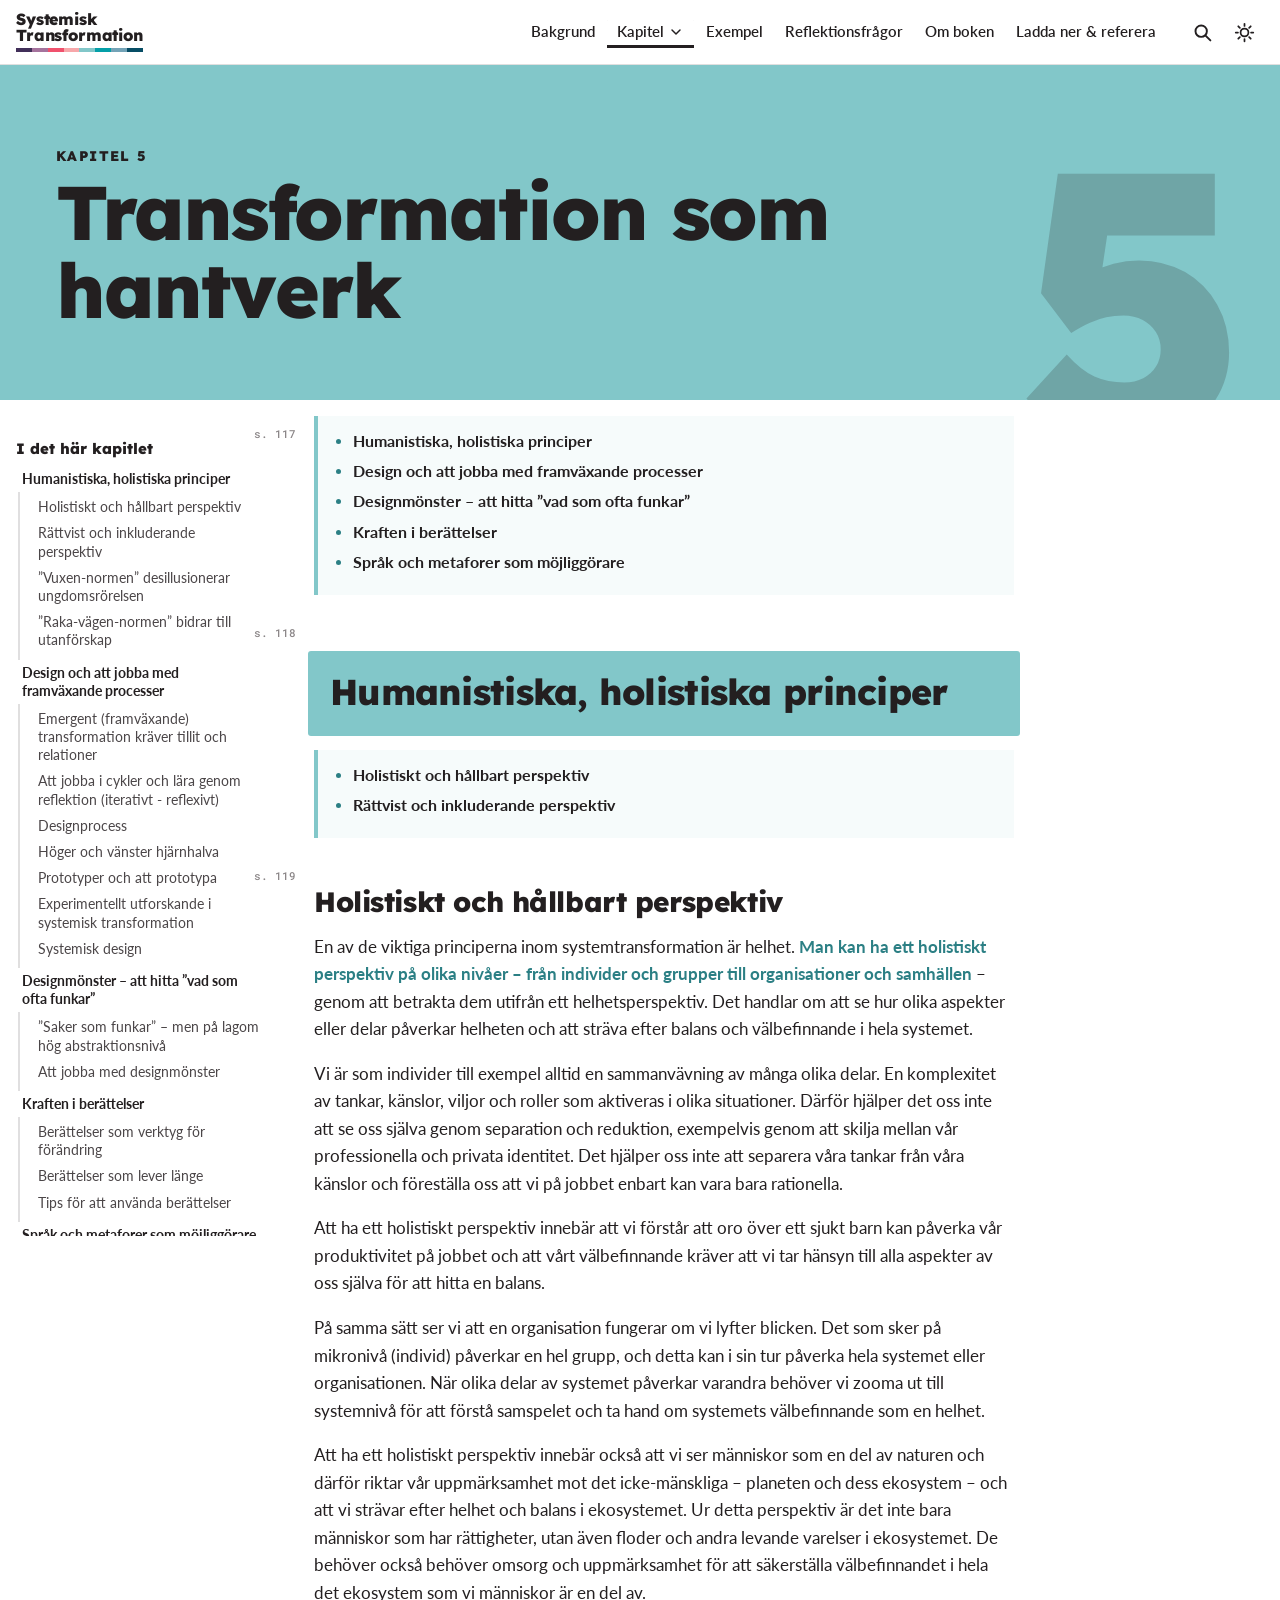
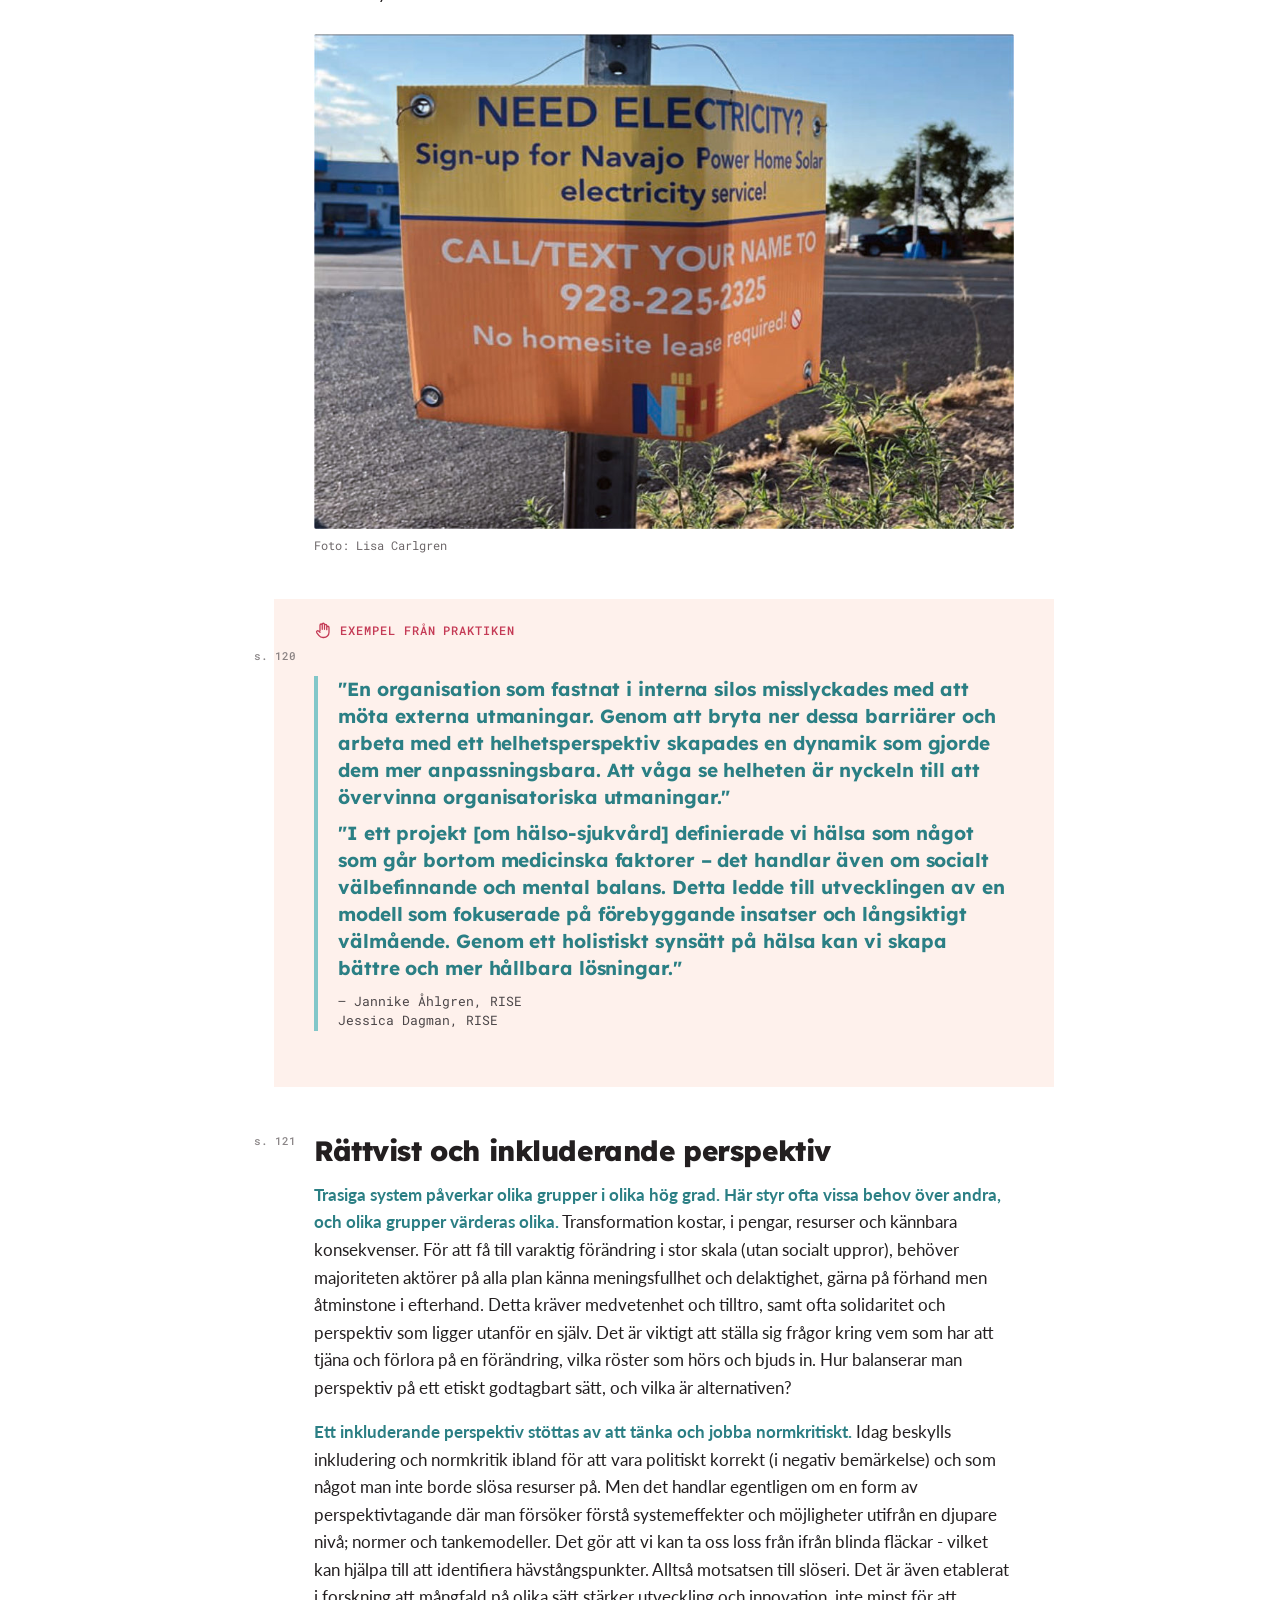
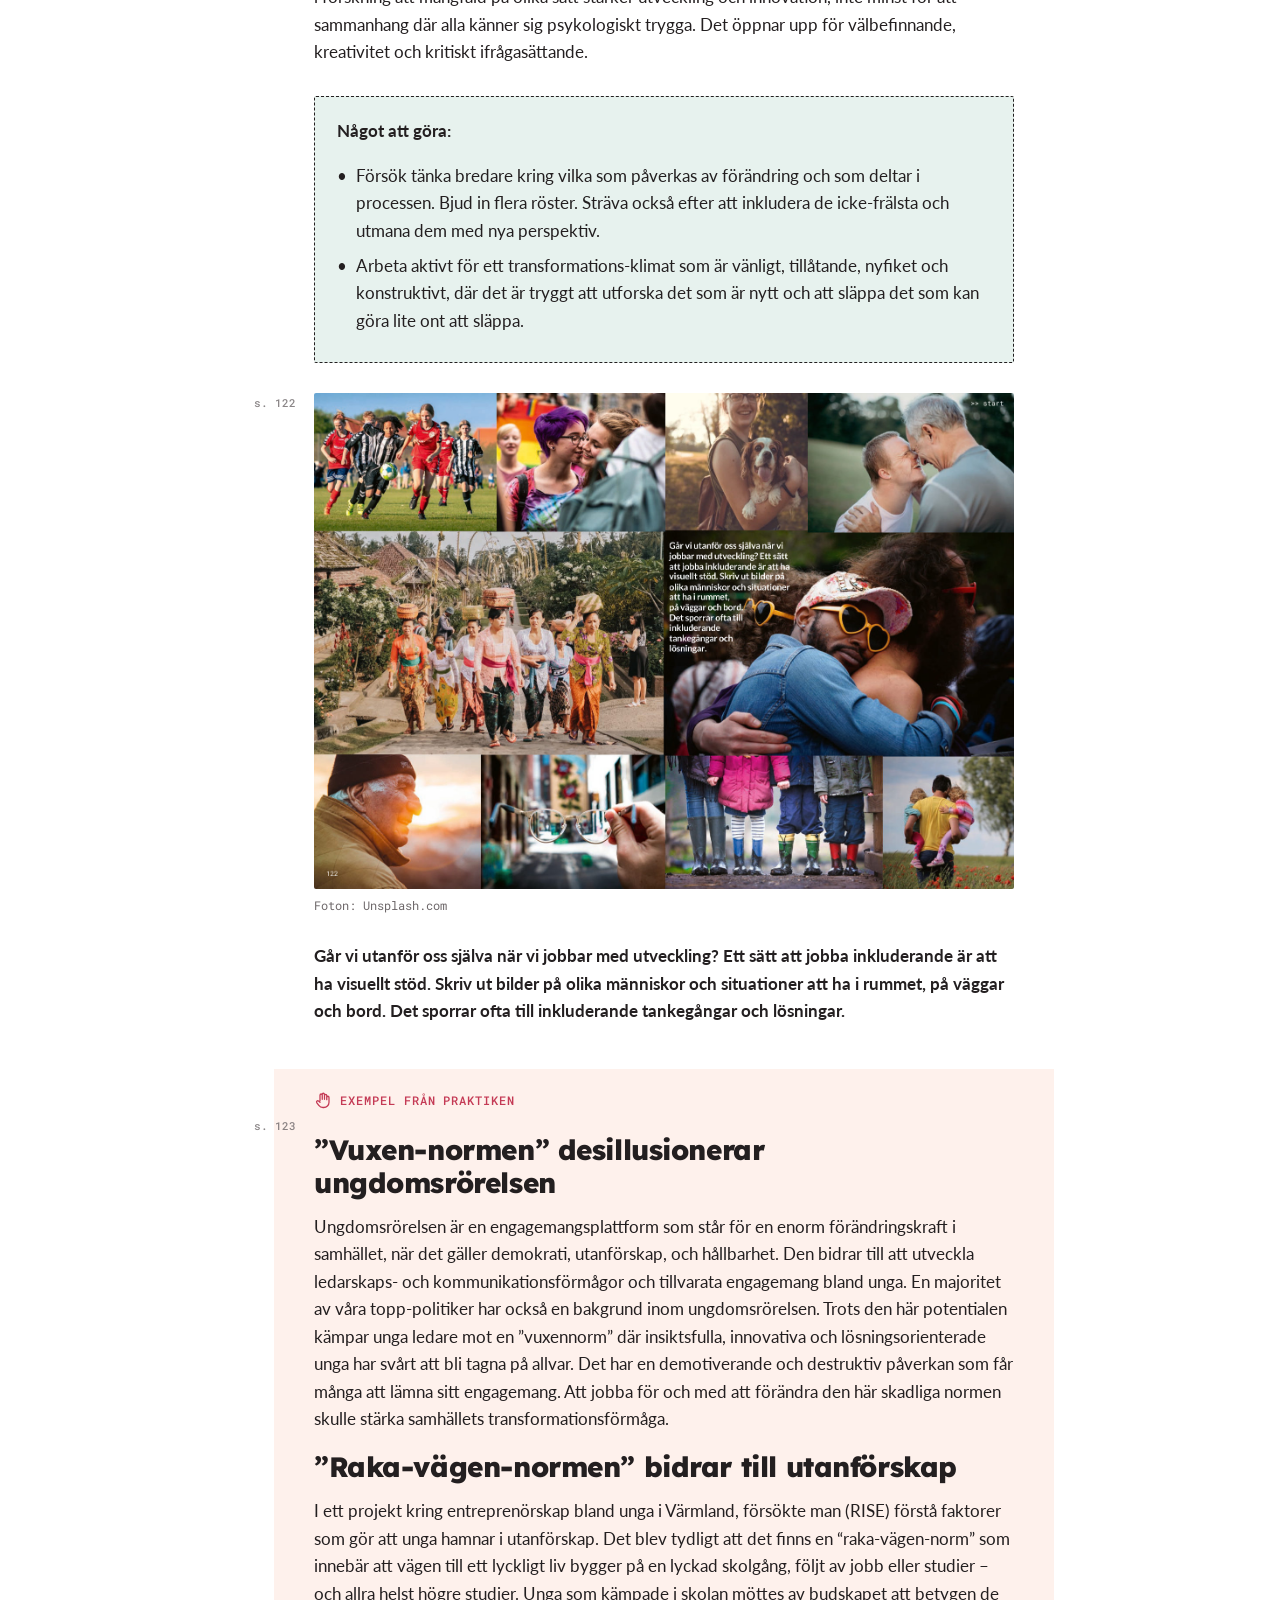
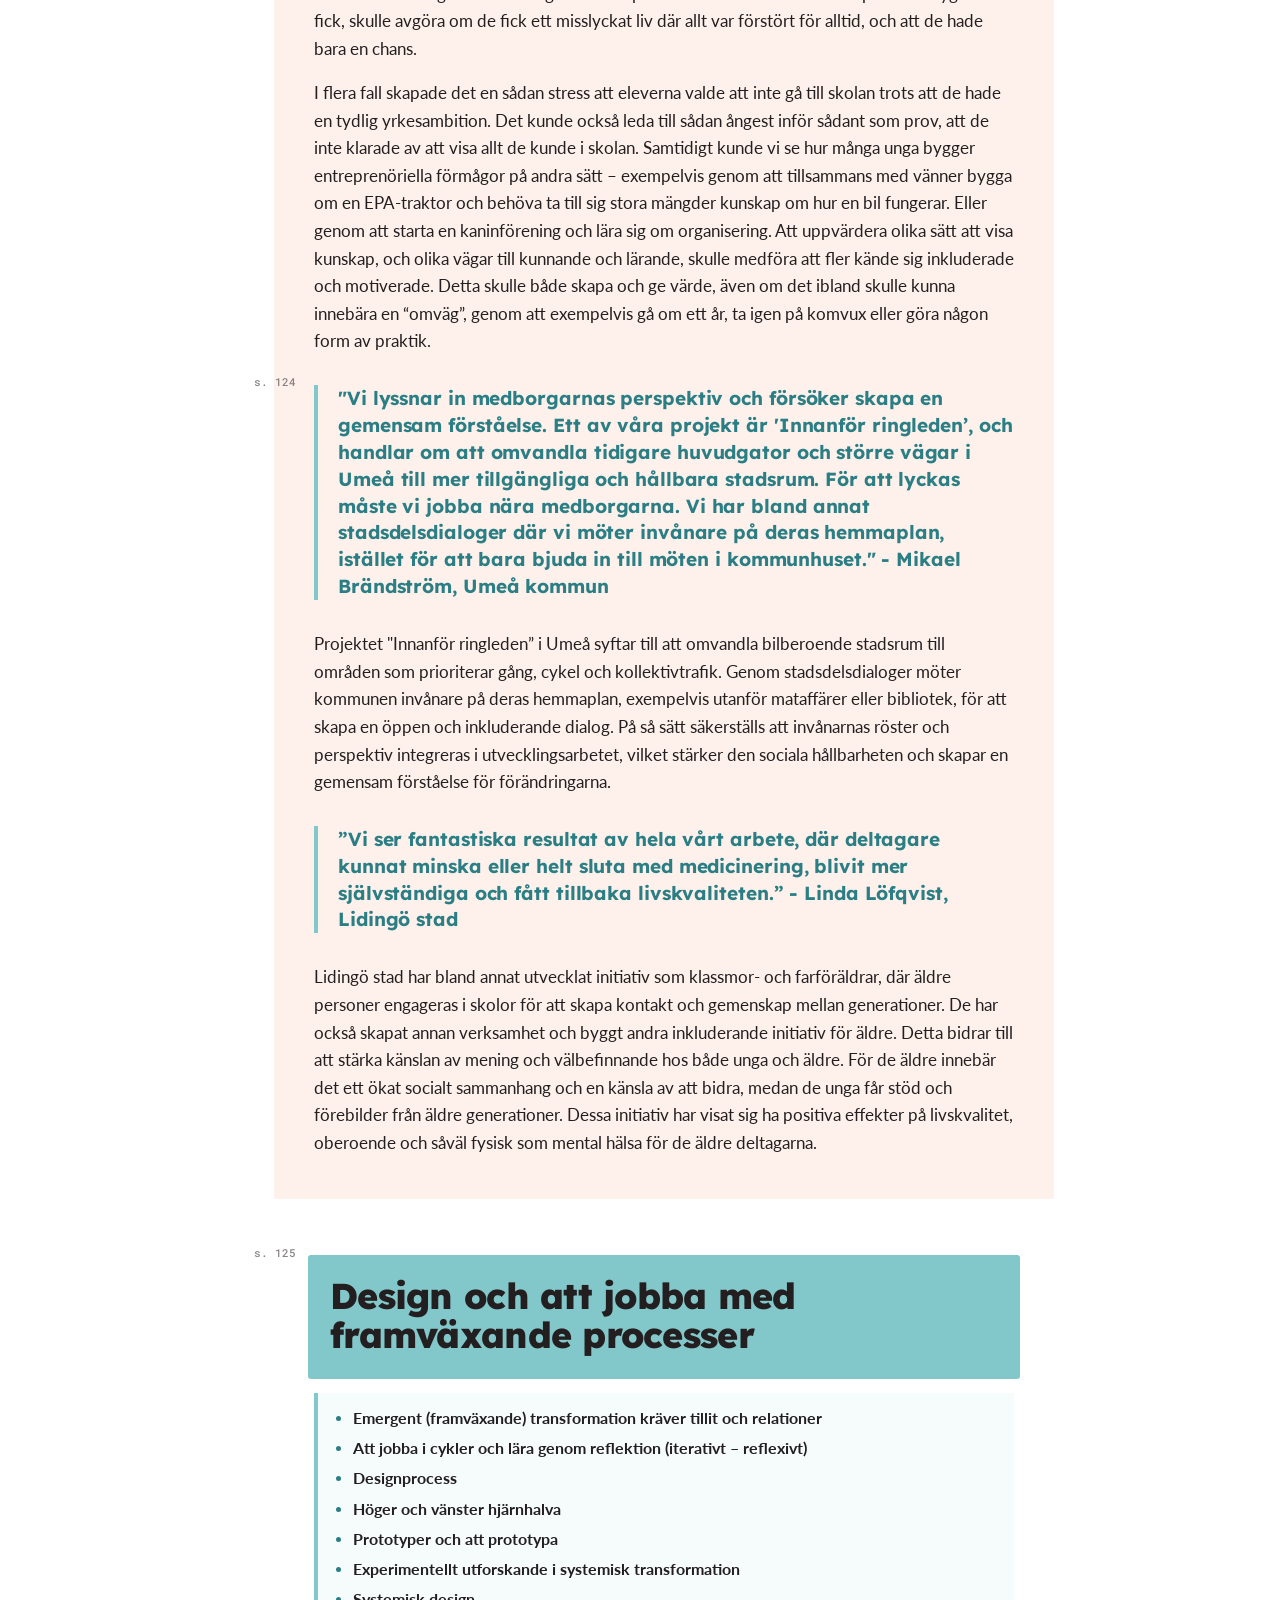
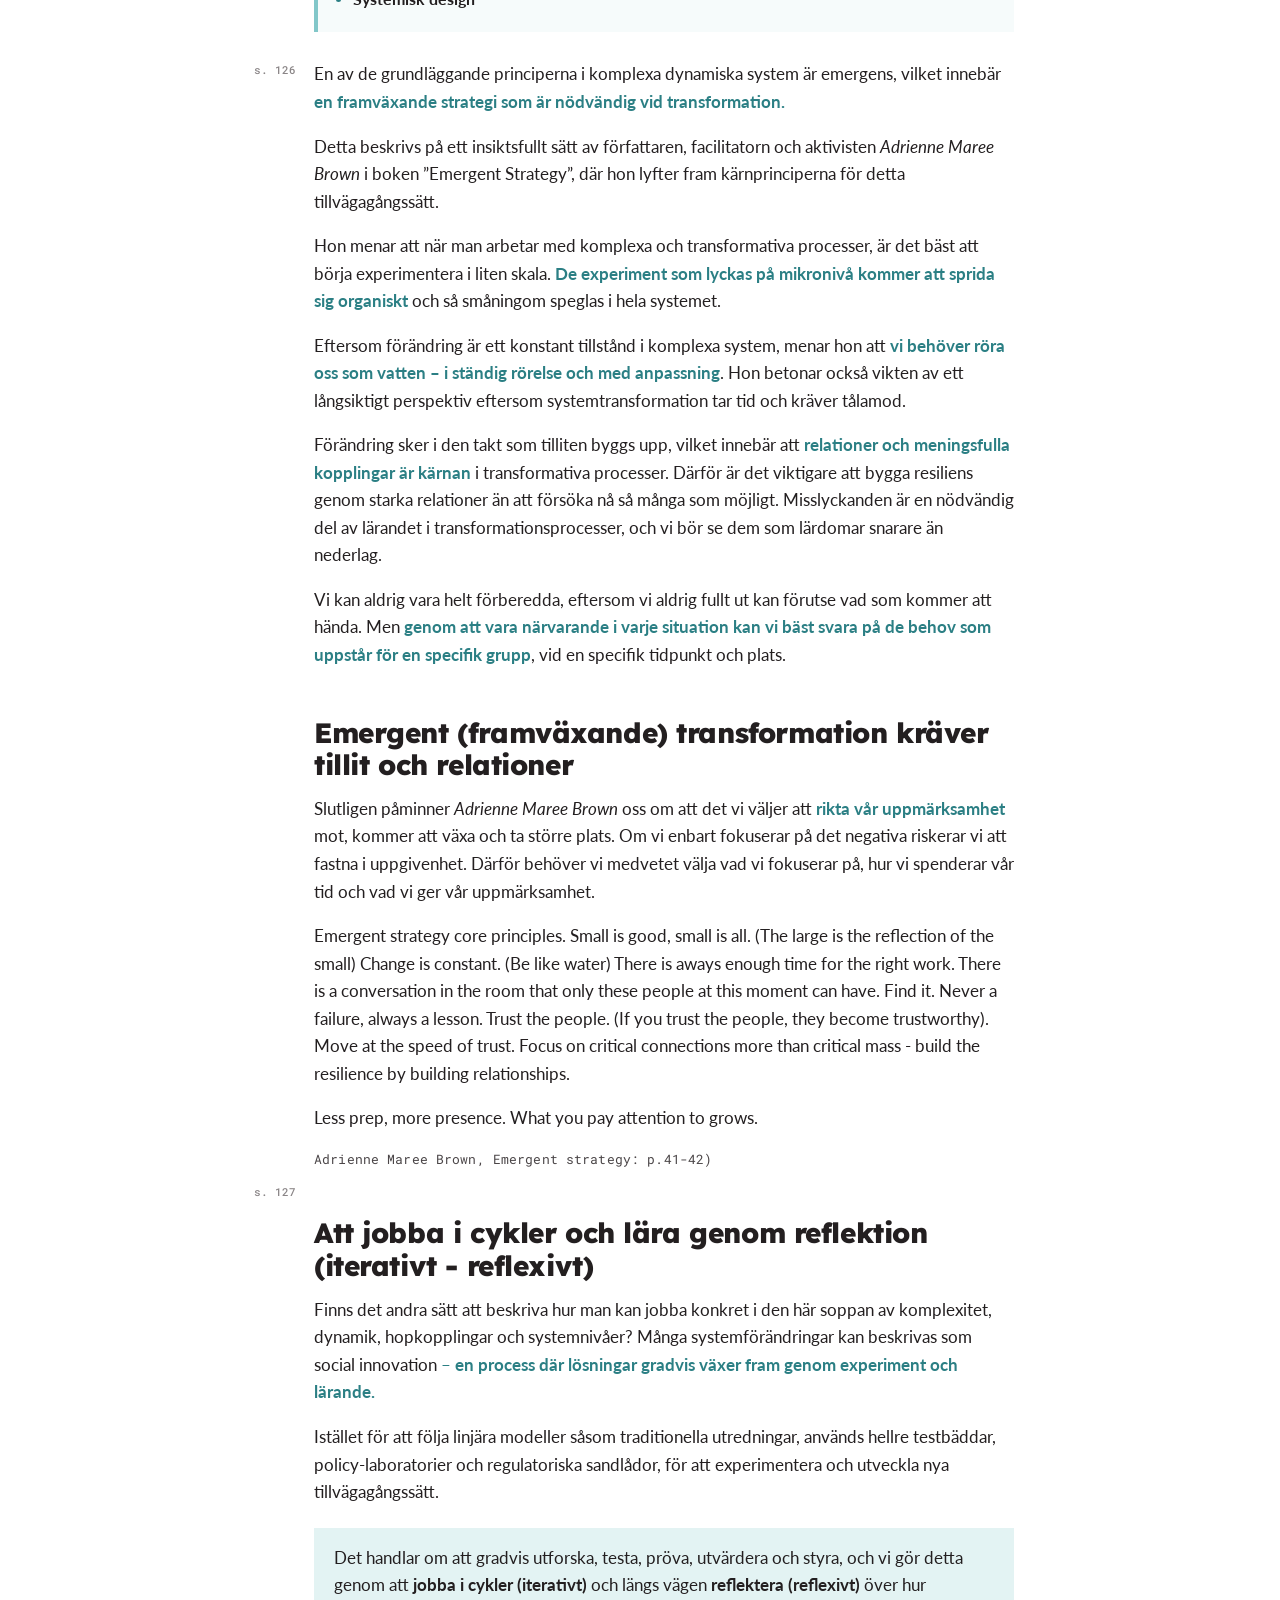
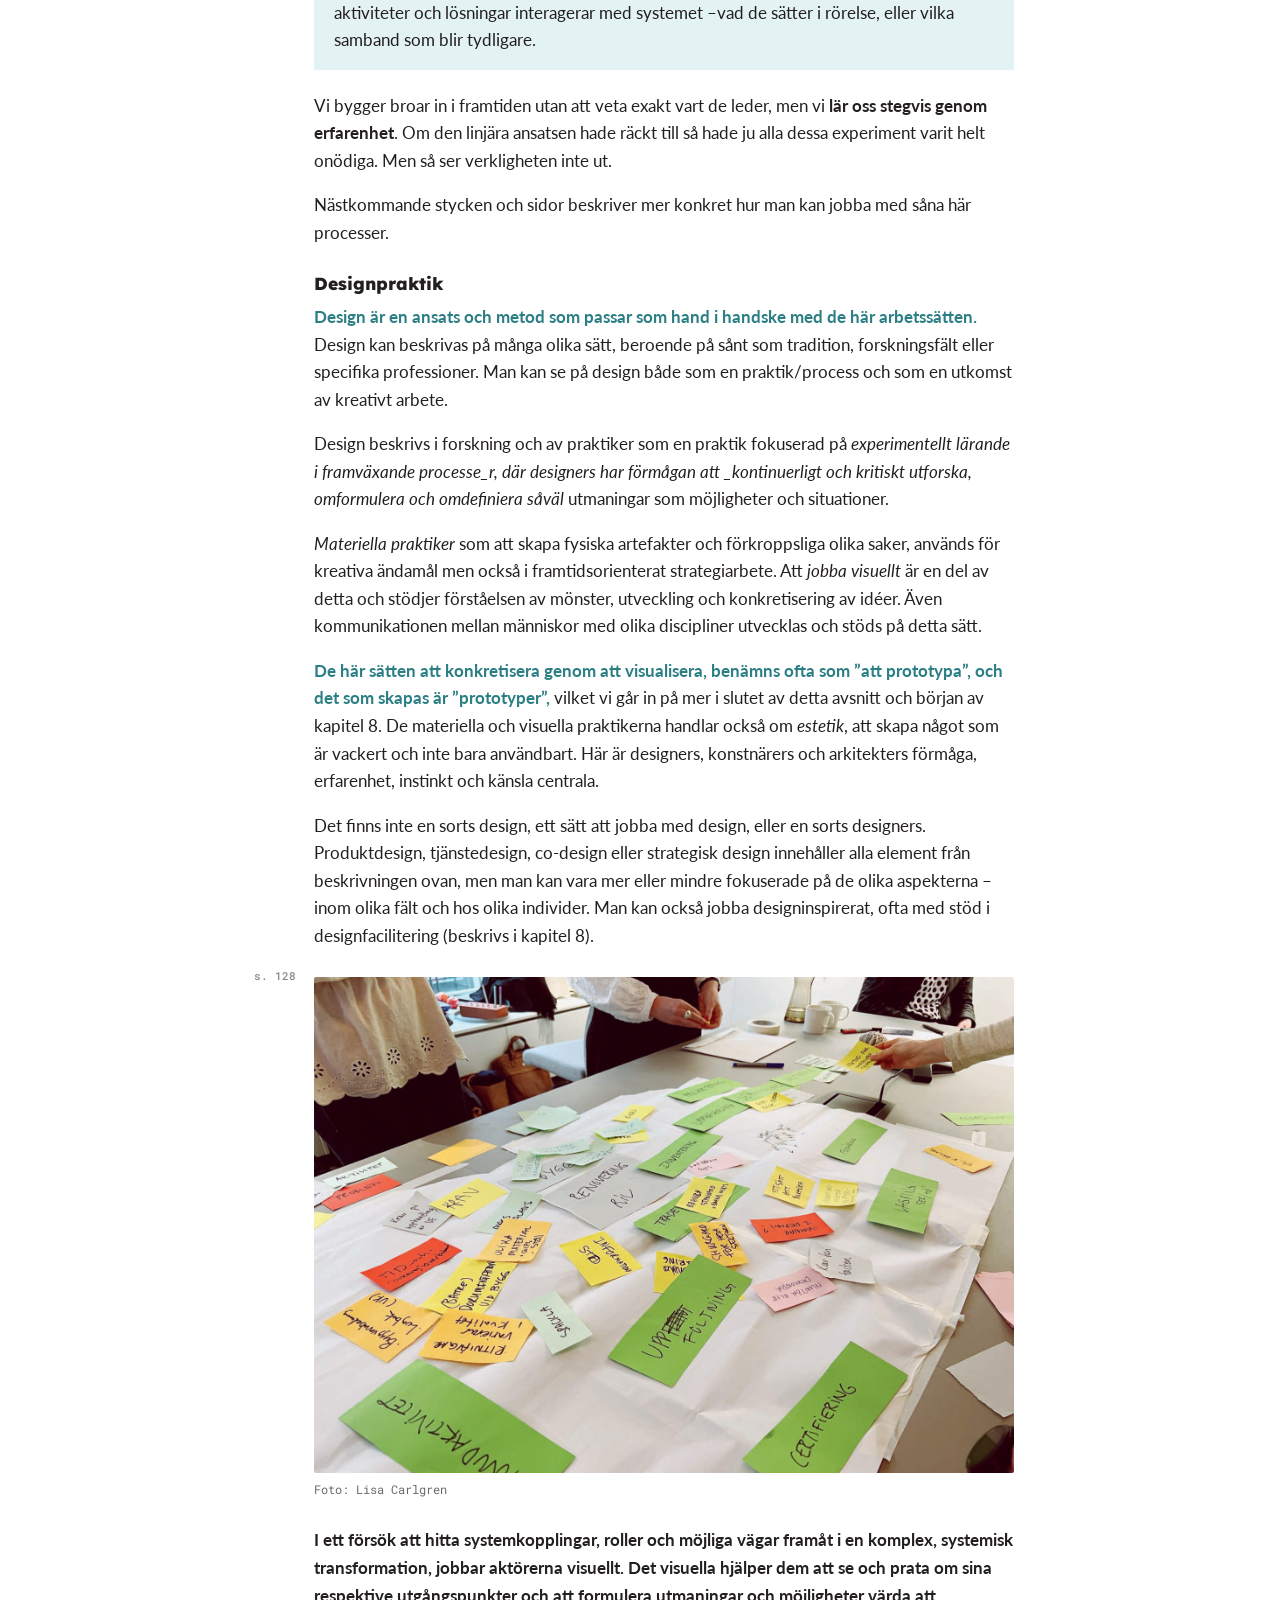
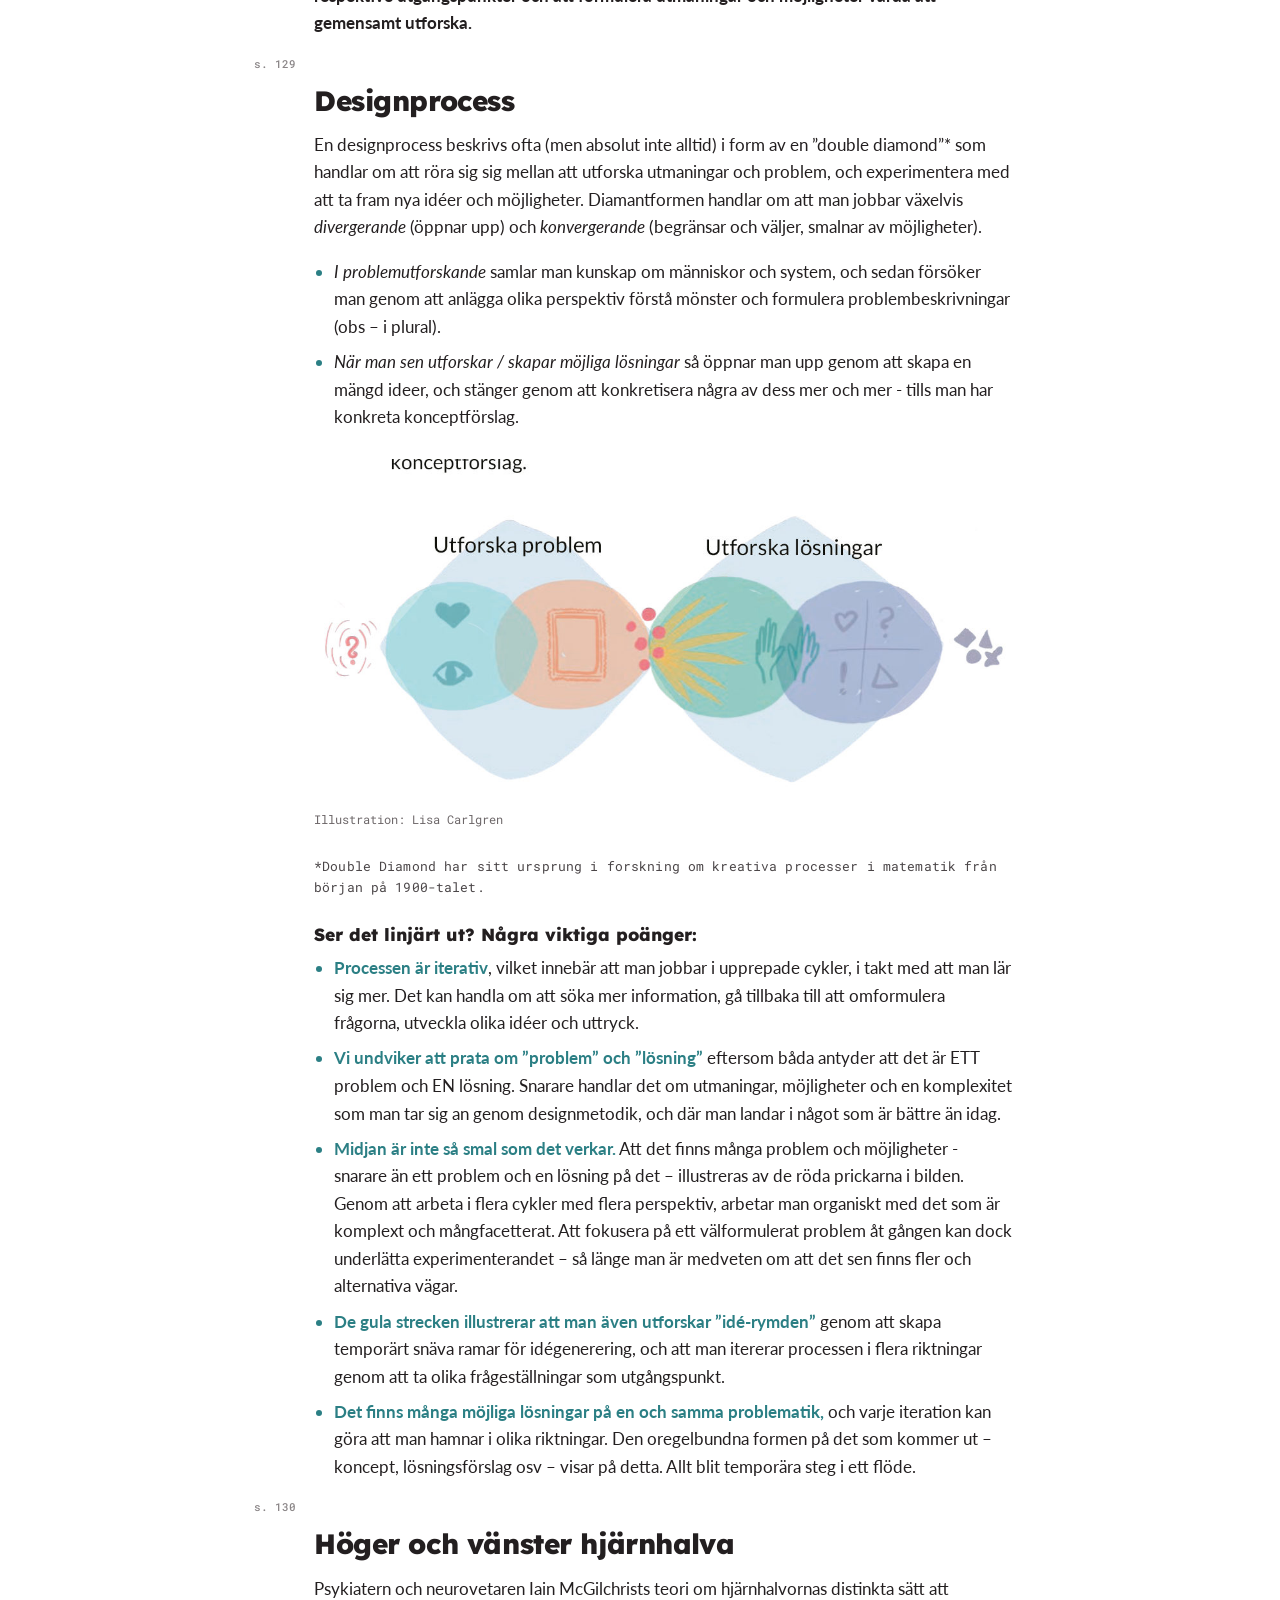
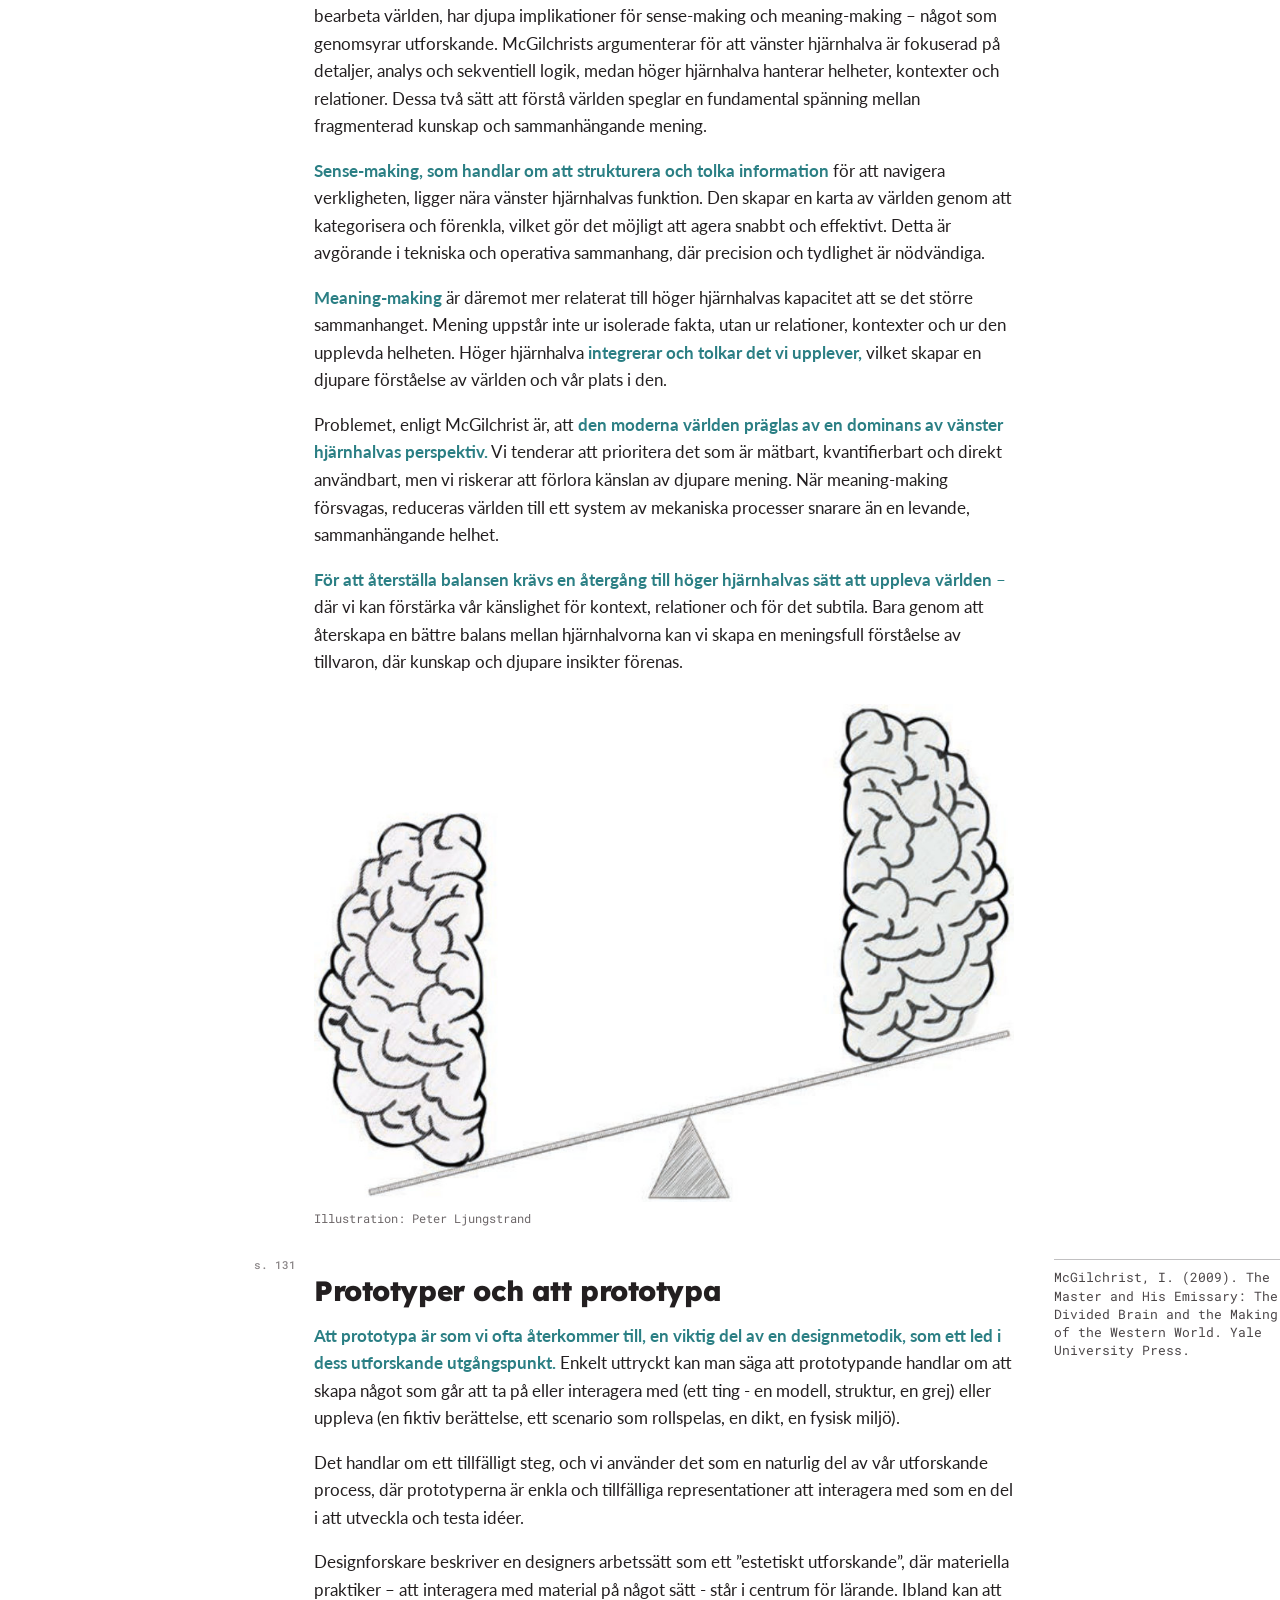
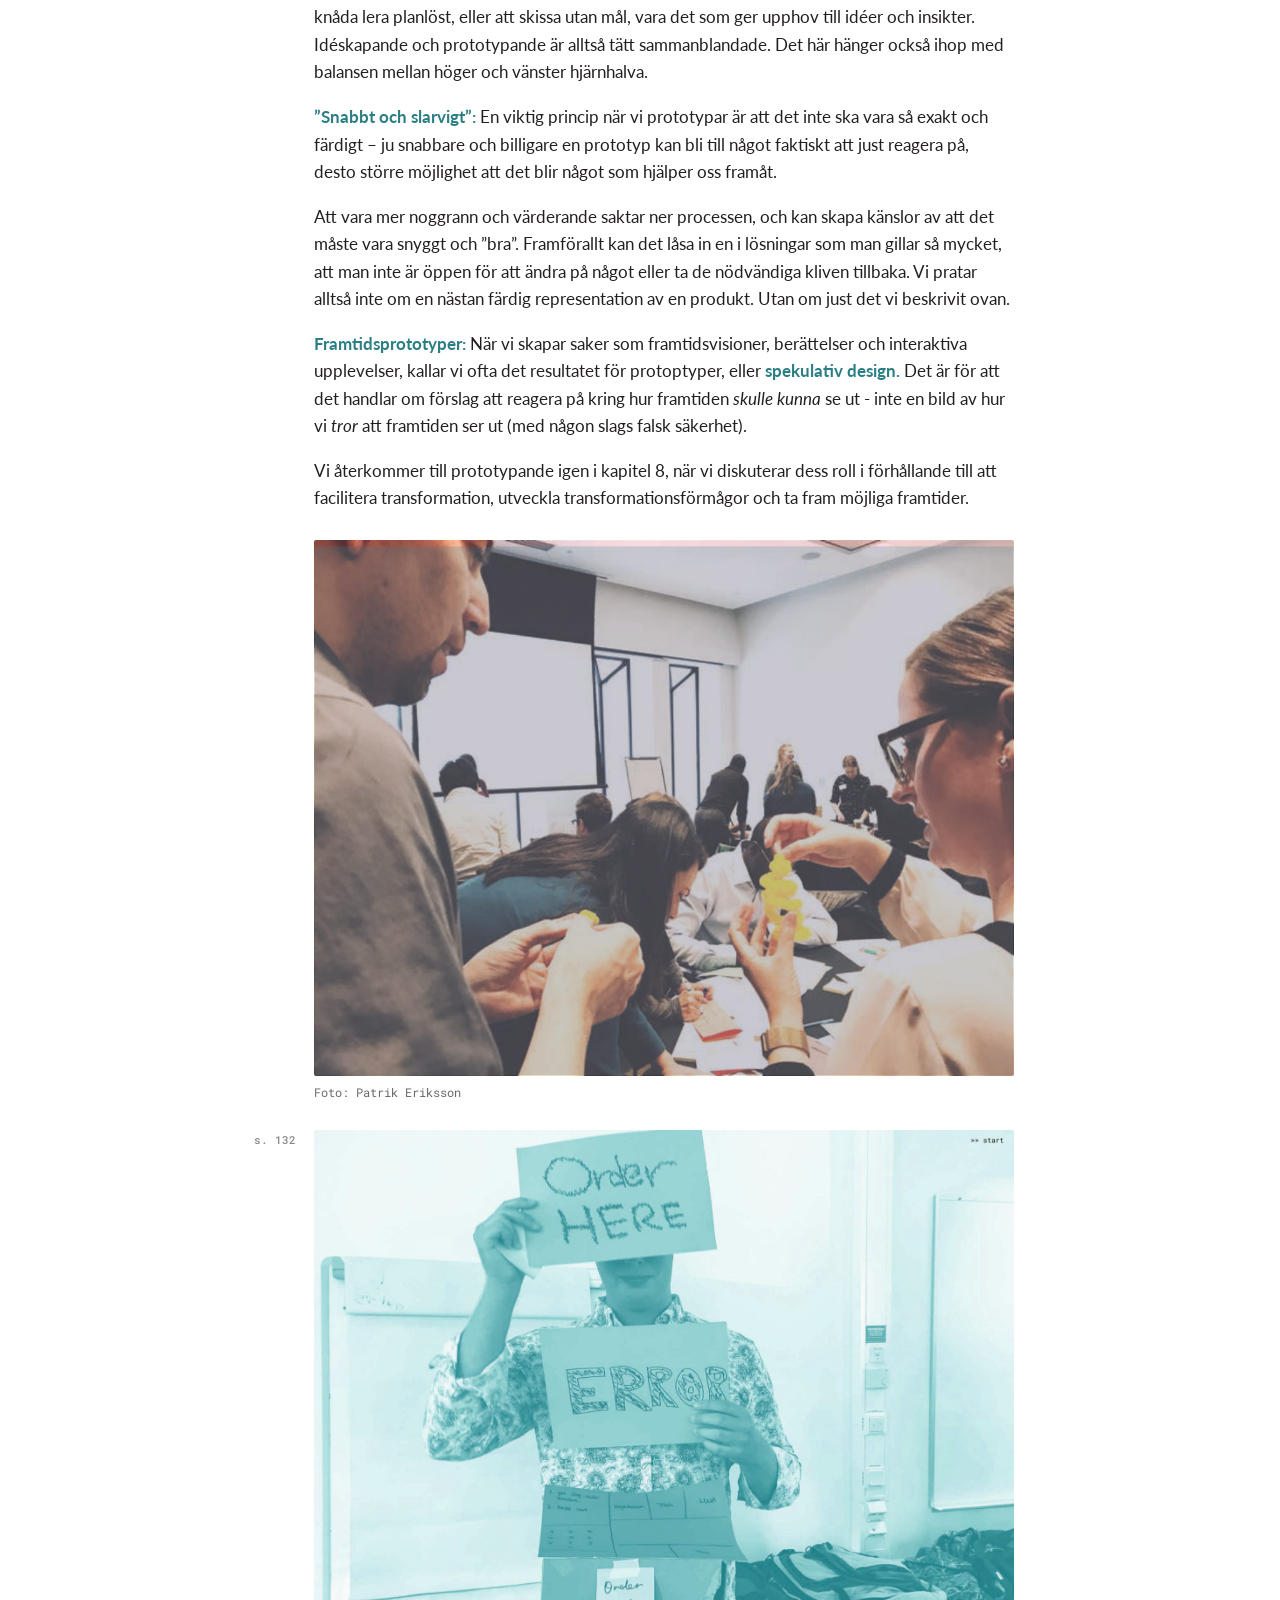
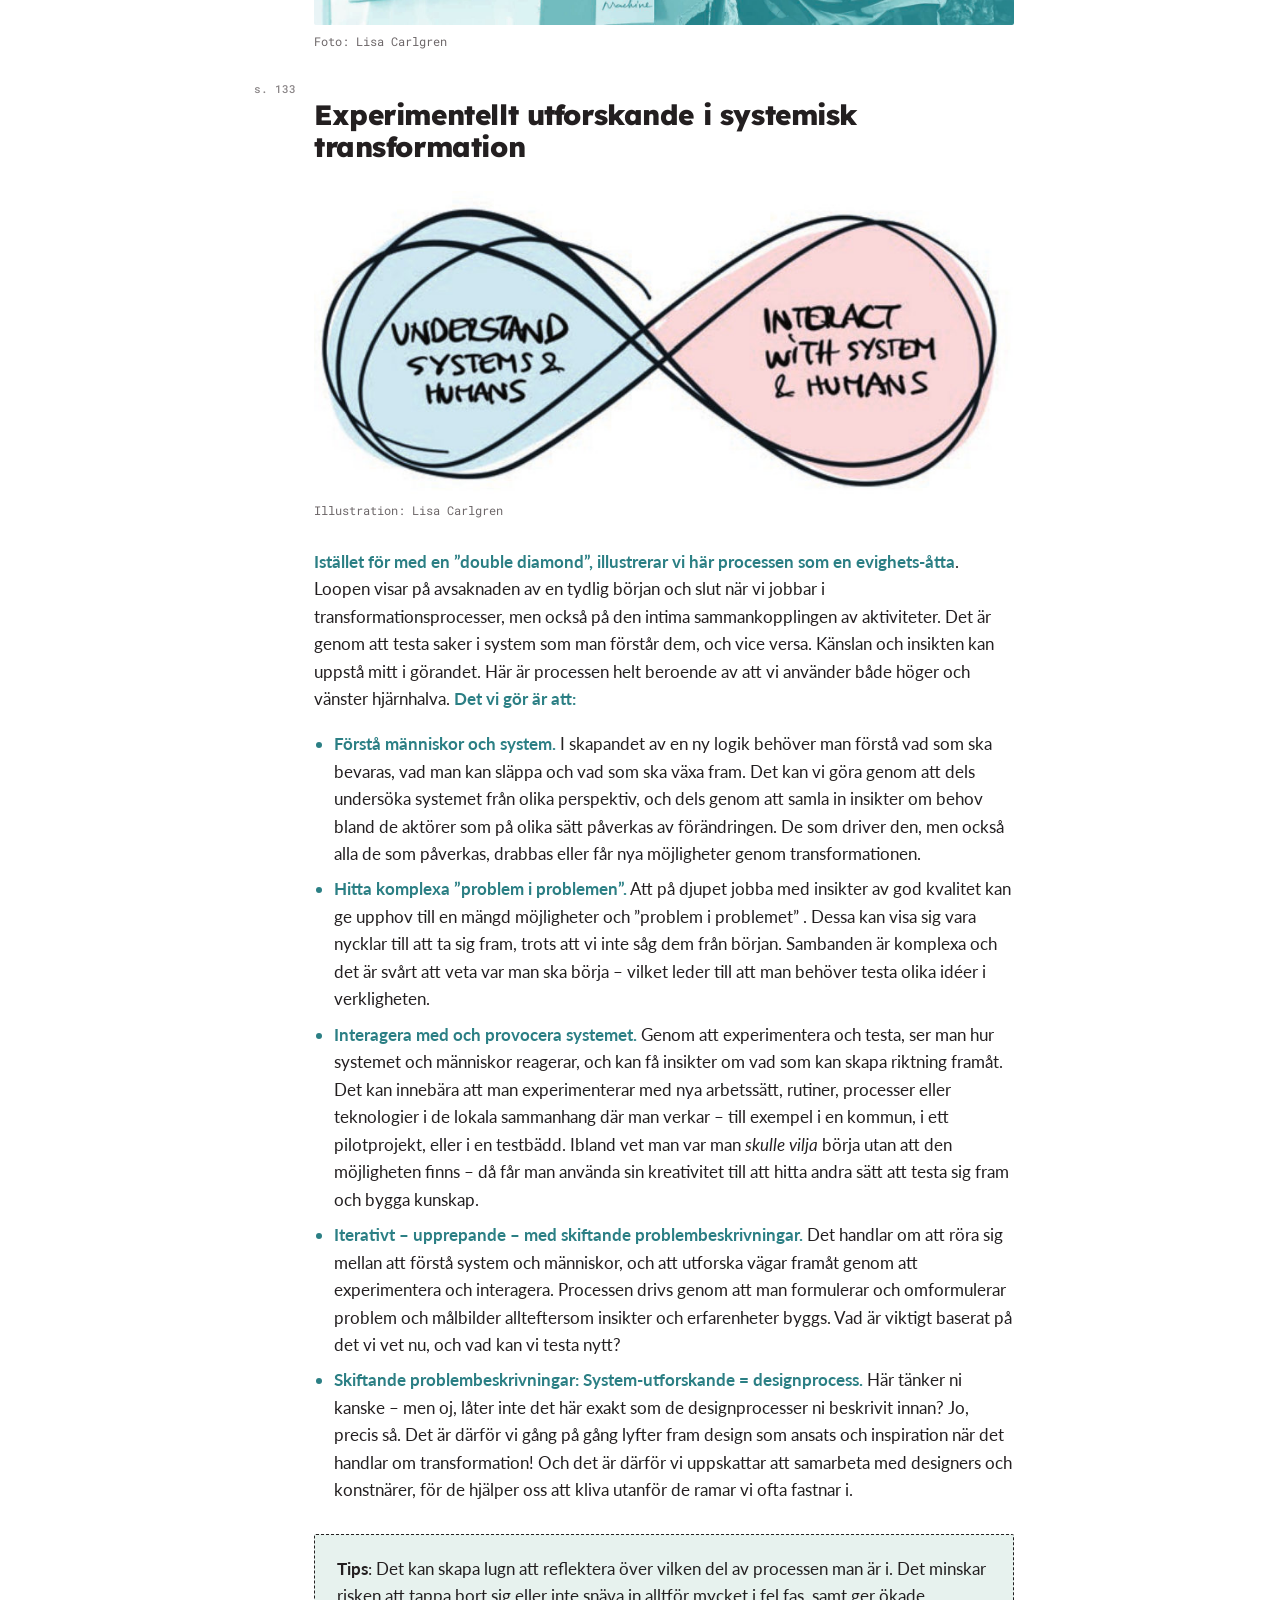
<file: kapitel-5.html>
<!doctype html>
<html lang="sv" style="--kap:#82c7c9;--on-kap:#231f20;--ink-l:#2b7f84;--ink-d:#9fdcde">
<head>
<meta charset="utf-8">
<meta name="viewport" content="width=device-width, initial-scale=1">
<title>Transformation som hantverk – Systemisk Transformation</title>
<meta name="description" content="Transformation som hantverk. Ur Forskarnas guide till Systemisk Transformation.">
<meta name="color-scheme" content="light dark">
<script>try{var t=localStorage.getItem('st-tema');if(t)document.documentElement.dataset.theme=t;}catch(e){}</script>
<link rel="preconnect" href="https://fonts.googleapis.com">
<link rel="preconnect" href="https://fonts.gstatic.com" crossorigin>
<link href="https://fonts.googleapis.com/css2?family=Lato:ital,wght@0,400;0,700;1,400;1,700&family=Lexend:wght@600;800&family=Roboto+Mono:wght@400;500&family=Caveat:wght@600&display=swap" rel="stylesheet">
<link rel="stylesheet" href="assets/style.css">
<link rel="icon" href="assets/favicon.svg" type="image/svg+xml">
</head>
<body class="kap kap-k05">
<svg xmlns="http://www.w3.org/2000/svg" style="display:none" aria-hidden="true">
<symbol id="i-chev" viewBox="0 0 24 24"><path d="M6 9l6 6 6-6" fill="none" stroke="currentColor" stroke-width="2.2" stroke-linecap="round" stroke-linejoin="round"/></symbol>
<symbol id="i-sok" viewBox="0 0 24 24"><g fill="none" stroke="currentColor" stroke-width="2.2" stroke-linecap="round"><circle cx="10.5" cy="10.5" r="6.5"/><path d="M15.5 15.5L21 21"/></g></symbol>
<symbol id="i-sol" viewBox="0 0 24 24"><g fill="none" stroke="currentColor" stroke-width="2" stroke-linecap="round"><circle cx="12" cy="12" r="4.5"/><path d="M12 2v2.5M12 19.5V22M2 12h2.5M19.5 12H22M4.9 4.9l1.8 1.8M17.3 17.3l1.8 1.8M4.9 19.1l1.8-1.8M17.3 6.7l1.8-1.8"/></g></symbol>
<symbol id="i-mane" viewBox="0 0 24 24"><path d="M20 14.5A8.5 8.5 0 0 1 9.5 4a8.5 8.5 0 1 0 10.5 10.5z" fill="none" stroke="currentColor" stroke-width="2" stroke-linejoin="round"/></symbol>
<symbol id="i-meny" viewBox="0 0 24 24"><path d="M4 7h16M4 12h16M4 17h16" fill="none" stroke="currentColor" stroke-width="2.2" stroke-linecap="round"/></symbol>
<symbol id="i-x" viewBox="0 0 24 24"><path d="M6 6l12 12M18 6L6 18" fill="none" stroke="currentColor" stroke-width="2.2" stroke-linecap="round"/></symbol>
<symbol id="i-kopia" viewBox="0 0 24 24"><g fill="none" stroke="currentColor" stroke-width="2" stroke-linejoin="round"><rect x="8" y="8" width="12" height="12" rx="2"/><path d="M16 8V5a1 1 0 0 0-1-1H5a1 1 0 0 0-1 1v10a1 1 0 0 0 1 1h3"/></g></symbol>
<symbol id="i-bock" viewBox="0 0 24 24"><path d="M5 12.5l4.5 4.5L19 7" fill="none" stroke="currentColor" stroke-width="2.6" stroke-linecap="round" stroke-linejoin="round"/></symbol>
<symbol id="i-hand" viewBox="0 0 24 24"><path d="M8 13V5.5a1.5 1.5 0 0 1 3 0V11m0-6.5a1.5 1.5 0 0 1 3 0V11m0-5a1.5 1.5 0 0 1 3 0v5.5m0-3a1.5 1.5 0 0 1 3 0V15a7 7 0 0 1-7 7h-1a7 7 0 0 1-5.6-2.8L3.6 15.4a1.6 1.6 0 0 1 2.4-2l2 1.6" fill="none" stroke="currentColor" stroke-width="1.7" stroke-linecap="round" stroke-linejoin="round"/></symbol>
<symbol id="i-fraga" viewBox="0 0 24 24"><g fill="none" stroke="currentColor" stroke-width="1.8" stroke-linecap="round"><rect x="3" y="3" width="18" height="18" rx="3" stroke-dasharray="3 2.5"/><path d="M9.5 9.5a2.5 2.5 0 1 1 3.5 2.3c-.7.3-1 .9-1 1.6V14"/><circle cx="12" cy="17" r=".6" fill="currentColor"/></g></symbol>
<symbol id="i-citat" viewBox="0 0 24 24"><path d="M5 18c-1-1.5-1-3.6 0-6 1-2.3 3-4 5.5-5l.6 1.4C9 9.4 8 10.6 7.6 12H10v6zm9 0c-1-1.5-1-3.6 0-6 1-2.3 3-4 5.5-5l.6 1.4C18 9.4 17 10.6 16.6 12H19v6z" fill="currentColor"/></symbol>
<symbol id="i-ner" viewBox="0 0 24 24"><path d="M12 4v11m-5-5l5 5 5-5M5 20h14" fill="none" stroke="currentColor" stroke-width="2.2" stroke-linecap="round" stroke-linejoin="round"/></symbol>
<symbol id="i-ut" viewBox="0 0 24 24"><path d="M14 4h6v6M20 4l-9 9M18 14v5a1 1 0 0 1-1 1H5a1 1 0 0 1-1-1V7a1 1 0 0 1 1-1h5" fill="none" stroke="currentColor" stroke-width="2" stroke-linecap="round" stroke-linejoin="round"/></symbol>
<symbol id="i-spela" viewBox="0 0 24 24"><path d="M4 12a8 8 0 1 0 2.4-5.7M4 4v4h4" fill="none" stroke="currentColor" stroke-width="2" stroke-linecap="round" stroke-linejoin="round"/></symbol>
<symbol id="i-pil-v" viewBox="0 0 24 24"><path d="M19 12H5m6-6l-6 6 6 6" fill="none" stroke="currentColor" stroke-width="2.2" stroke-linecap="round" stroke-linejoin="round"/></symbol>
<symbol id="i-pil-h" viewBox="0 0 24 24"><path d="M5 12h14m-6-6l6 6-6 6" fill="none" stroke="currentColor" stroke-width="2.2" stroke-linecap="round" stroke-linejoin="round"/></symbol>
</svg>
<a class="skip" href="#main">Hoppa till innehållet</a>
<header class="topbar">
<div class="topbar-in">
<a class="logo" href="index.html" aria-label="Systemisk Transformation, startsida"><span class="logo-w">Systemisk<br>Transformation</span><span class="logo-bar" aria-hidden="true"><i style="background:#412f59"></i><i style="background:#a5739d"></i><i style="background:#f0516d"></i><i style="background:#f7a7aa"></i><i style="background:#82c7c9"></i><i style="background:#049fa8"></i><i style="background:#73a3b7"></i><i style="background:#074d65"></i></span></a>
<nav class="mainnav" aria-label="Huvudmeny">
<a href="bakgrund.html" class="">Bakgrund</a>
<div class="dd is-current"><button class="dd-btn" aria-expanded="false" aria-controls="dd-kap">Kapitel<svg aria-hidden="true"><use href="#i-chev"/></svg></button>
<ul class="dd-menu" id="dd-kap"><li><a href="bakgrund.html" style="--kap:#49494a;--on-kap:#ffffff"><span class="dd-num">0</span><span>Bakgrund och manual</span></a></li><li><a href="kapitel-1.html" style="--kap:#412f59;--on-kap:#ffffff"><span class="dd-num">1</span><span>Introduktion och definitioner</span></a></li><li><a href="kapitel-2.html" style="--kap:#a5739d;--on-kap:#ffffff"><span class="dd-num">2</span><span>Vad är det som händer?</span></a></li><li><a href="kapitel-3.html" style="--kap:#f0516d;--on-kap:#ffffff"><span class="dd-num">3</span><span>En ny logik för en värld i förändring</span></a></li><li><a href="kapitel-4.html" style="--kap:#f7a7aa;--on-kap:#231f20"><span class="dd-num">4</span><span>Människan i transformation</span></a></li><li><a href="kapitel-5.html" aria-current="page" style="--kap:#82c7c9;--on-kap:#231f20"><span class="dd-num">5</span><span>Transformation som hantverk</span></a></li><li><a href="kapitel-6.html" style="--kap:#049fa8;--on-kap:#ffffff"><span class="dd-num">6</span><span>Att driva transformationsprocesser i praktiken</span></a></li><li><a href="kapitel-7.html" style="--kap:#73a3b7;--on-kap:#ffffff"><span class="dd-num">7</span><span>Hantera övergången: organisation och ledarskap</span></a></li><li><a href="kapitel-8.html" style="--kap:#074d65;--on-kap:#ffffff"><span class="dd-num">8</span><span>Facilitera systemisk transformation</span></a></li></ul></div>
<a href="exempel.html" class="">Exempel</a><a href="reflektion.html" class="">Reflektionsfrågor</a><a href="om.html" class="">Om boken</a><a href="ladda-ner.html" class="">Ladda ner &amp; referera</a>
</nav>
<div class="tools">
<button class="icon-btn sok-btn" aria-label="Sök i boken" title="Sök i boken (/)"><svg aria-hidden="true"><use href="#i-sok"/></svg></button>
<button class="icon-btn tema-btn" aria-label="Byt mellan ljust och mörkt tema" title="Byt mellan ljust och mörkt tema"><svg class="sun" aria-hidden="true"><use href="#i-sol"/></svg><svg class="moon" aria-hidden="true"><use href="#i-mane"/></svg></button>
<button class="icon-btn meny-btn" aria-label="Meny" aria-expanded="false" aria-controls="mobilmeny"><svg aria-hidden="true"><use href="#i-meny"/></svg></button>
</div>
</div>
<div class="progress" aria-hidden="true"><i></i></div>
</header>
<div class="mobilmeny" id="mobilmeny" hidden>
<nav aria-label="Meny">
<a href="index.html">Startsida</a>
<p class="mm-h">Kapitel</p>
<ul><li><a href="bakgrund.html" style="--kap:#49494a;--on-kap:#ffffff"><span class="dd-num">0</span><span>Bakgrund och manual</span></a></li><li><a href="kapitel-1.html" style="--kap:#412f59;--on-kap:#ffffff"><span class="dd-num">1</span><span>Introduktion och definitioner</span></a></li><li><a href="kapitel-2.html" style="--kap:#a5739d;--on-kap:#ffffff"><span class="dd-num">2</span><span>Vad är det som händer?</span></a></li><li><a href="kapitel-3.html" style="--kap:#f0516d;--on-kap:#ffffff"><span class="dd-num">3</span><span>En ny logik för en värld i förändring</span></a></li><li><a href="kapitel-4.html" style="--kap:#f7a7aa;--on-kap:#231f20"><span class="dd-num">4</span><span>Människan i transformation</span></a></li><li><a href="kapitel-5.html" aria-current="page" style="--kap:#82c7c9;--on-kap:#231f20"><span class="dd-num">5</span><span>Transformation som hantverk</span></a></li><li><a href="kapitel-6.html" style="--kap:#049fa8;--on-kap:#ffffff"><span class="dd-num">6</span><span>Att driva transformationsprocesser i praktiken</span></a></li><li><a href="kapitel-7.html" style="--kap:#73a3b7;--on-kap:#ffffff"><span class="dd-num">7</span><span>Hantera övergången: organisation och ledarskap</span></a></li><li><a href="kapitel-8.html" style="--kap:#074d65;--on-kap:#ffffff"><span class="dd-num">8</span><span>Facilitera systemisk transformation</span></a></li></ul>
<p class="mm-h">Mer</p>
<a href="exempel.html">Exempel från praktiken</a>
<a href="reflektion.html">Reflektionsfrågor</a>
<a href="om.html">Om boken</a>
<a href="ladda-ner.html">Ladda ner &amp; referera</a>
</nav>
</div>
<div class="sok" id="sok" hidden role="dialog" aria-modal="true" aria-label="Sök i boken">
<div class="sok-panel">
<div class="sok-rad"><svg aria-hidden="true"><use href="#i-sok"/></svg><input type="search" id="sok-in" placeholder="Sök i boken, t.ex. möjlighetsfickor" autocomplete="off" aria-label="Sökord"><button class="icon-btn sok-stang" aria-label="Stäng"><svg aria-hidden="true"><use href="#i-x"/></svg></button></div>
<p class="sok-info" id="sok-info" aria-live="polite"></p>
<ol class="sok-res" id="sok-res"></ol>
</div></div>
<main id="main" class="kapitel">
<header class="kap-hero">
<div class="kap-hero-in">
<p class="kap-label">KAPITEL 5</p>
<h1>Transformation som hantverk</h1>
<p class="kap-num" aria-hidden="true">5</p>
</div>
</header>
<div class="las">
<aside class="sidtoc" aria-label="Innehåll i kapitlet"><details open><summary>I det här kapitlet</summary><ol><li class="t2"><a href="#humanistiska-holistiska-principer">Humanistiska, holistiska principer</a><ol><li class="t3"><a href="#holistiskt-och-hallbart-perspektiv">Holistiskt och hållbart perspektiv</a></li><li class="t3"><a href="#rattvist-och-inkluderande-perspektiv">Rättvist och inkluderande perspektiv</a></li><li class="t3"><a href="#vuxen-normen-desillusionerar-ungdomsrorelsen">”Vuxen-normen” desillusionerar ungdomsrörelsen</a></li><li class="t3"><a href="#raka-vagen-normen-bidrar-till-utanforskap">”Raka-vägen-normen” bidrar till utanförskap</a></li></ol></li><li class="t2"><a href="#design-och-att-jobba-med-framvaxande-processer">Design och att jobba med framväxande processer</a><ol><li class="t3"><a href="#emergent-framvaxande-transformation-kraver-tillit-och-relati">Emergent (framväxande) transformation kräver tillit och relationer</a></li><li class="t3"><a href="#att-jobba-i-cykler-och-lara-genom-reflektion-iterativt-refle">Att jobba i cykler och lära genom reflektion (iterativt - reflexivt)</a></li><li class="t3"><a href="#designprocess">Designprocess</a></li><li class="t3"><a href="#hoger-och-vanster-hjarnhalva">Höger och vänster hjärnhalva</a></li><li class="t3"><a href="#prototyper-och-att-prototypa">Prototyper och att prototypa</a></li><li class="t3"><a href="#experimentellt-utforskande-i-systemisk-transformation">Experimentellt utforskande i systemisk transformation</a></li><li class="t3"><a href="#systemisk-design">Systemisk design</a></li></ol></li><li class="t2"><a href="#designmonster-att-hitta-vad-som-ofta-funkar">Designmönster – att hitta ”vad som ofta funkar”</a><ol><li class="t3"><a href="#saker-som-funkar-men-pa-lagom-hog-abstraktionsniva">”Saker som funkar” – men på lagom hög abstraktionsnivå</a></li><li class="t3"><a href="#att-jobba-med-designmonster">Att jobba med designmönster</a></li></ol></li><li class="t2"><a href="#kraften-i-berattelser">Kraften i berättelser</a><ol><li class="t3"><a href="#berattelser-som-verktyg-for-forandring">Berättelser som verktyg för förändring</a></li><li class="t3"><a href="#berattelser-som-lever-lange">Berättelser som lever länge</a></li><li class="t3"><a href="#tips-for-att-anvanda-berattelser">Tips för att använda berättelser</a></li></ol></li><li class="t2"><a href="#sprak-och-metaforer-som-mojliggorare">Språk och metaforer som möjliggörare</a><ol><li class="t3"><a href="#sprak-som-mojliggorare">Språk som möjliggörare</a></li><li class="t3"><a href="#kraften-i-metaforer-och-positiva-uttryck">Kraften i metaforer och positiva uttryck</a></li><li class="t3"><a href="#sprak-bar-kultur">Språk bär kultur</a></li><li class="t3"><a href="#sprak-som-stottande-struktur">Språk som stöttande struktur</a></li><li class="t3"><a href="#nytt-sprak-mojliggor">Nytt språk möjliggör</a></li><li class="t3"><a href="#utforskande">utforskande</a></li><li class="t3"><a href="#det-sprakliga-motet-mellan-etablerat-och-nytt">Det språkliga mötet mellan etablerat och nytt</a></li><li class="t3"><a href="#konsten-att-forenkla-lagom-mycket">Konsten att förenkla (lagom mycket)</a></li><li class="t3"><a href="#nar-en-enkel-bild-eller-modell-far-vingar">När en enkel bild eller modell får vingar</a></li></ol></li></ol></details></aside>
<article class="text">
<span class="sidmark" id="s-117" data-s="117" aria-hidden="true"></span>
<nav class="innehall" aria-label="I det här avsnittet"><ul><li>Humanistiska, holistiska principer</li><li>Design och att jobba med framväxande processer</li><li>Designmönster – att hitta ”vad som ofta funkar”</li><li>Kraften i berättelser</li><li>Språk och metaforer som möjliggörare</li></ul></nav>
<span class="sidmark" id="s-118" data-s="118" aria-hidden="true"></span>
<h2 id="humanistiska-holistiska-principer" class="sec"><span>Humanistiska, holistiska principer</span></h2>
<nav class="innehall" aria-label="I det här avsnittet"><ul><li>Holistiskt och hållbart perspektiv</li><li>Rättvist och inkluderande perspektiv</li></ul></nav>
<span class="sidmark" id="s-119" data-s="119" aria-hidden="true"></span>
<h3 id="holistiskt-och-hallbart-perspektiv">Holistiskt och hållbart perspektiv</h3>
<p>En av de viktiga principerna inom systemtransformation är helhet. <strong><span class="acc">Man kan ha ett holistiskt perspektiv på olika nivåer – från individer och grupper till organisationer och samhällen</span></strong> – genom att betrakta dem utifrån ett helhetsperspektiv. Det handlar om att se hur olika aspekter eller delar påverkar helheten och att sträva efter balans och välbefinnande i hela systemet.</p>
<p>Vi är som individer till exempel alltid en sammanvävning av många olika delar. En komplexitet av tankar, känslor, viljor och roller som aktiveras i olika situationer. Därför hjälper det oss inte att se oss själva genom separation och reduktion, exempelvis genom att skilja mellan vår professionella och privata identitet. Det hjälper oss inte att separera våra tankar från våra känslor och föreställa oss att vi på jobbet enbart kan vara bara rationella.</p>
<p>Att ha ett holistiskt perspektiv innebär att vi förstår att oro över ett sjukt barn kan påverka vår produktivitet på jobbet och att vårt välbefinnande kräver att vi tar hänsyn till alla aspekter av oss själva för att hitta en balans.</p>
<p>På samma sätt ser vi att en organisation fungerar om vi lyfter blicken. Det som sker på mikronivå (individ) påverkar en hel grupp, och detta kan i sin tur påverka hela systemet eller organisationen. När olika delar av systemet påverkar varandra behöver vi zooma ut till systemnivå för att förstå samspelet och ta hand om systemets välbefinnande som en helhet.</p>
<p>Att ha ett holistiskt perspektiv innebär också att vi ser människor som en del av naturen och därför riktar vår uppmärksamhet mot det icke-mänskliga – planeten och dess ekosystem – och att vi strävar efter helhet och balans i ekosystemet. Ur detta perspektiv är det inte bara människor som har rättigheter, utan även floder och andra levande varelser i ekosystemet. De behöver också behöver omsorg och uppmärksamhet för att säkerställa välbefinnandet i hela det ekosystem som vi människor är en del av.</p>
<figure class="bild "><img src="img/s119-1.jpg" alt="" loading="lazy"><figcaption>Foto: Lisa Carlgren</figcaption></figure>
<section class="exempel" id="exempel-s120"><div class="exempel-in"><p class="exempel-tag"><svg aria-hidden="true"><use href="#i-hand"/></svg>Exempel från praktiken</p>
<span class="sidmark" id="s-120" data-s="120" aria-hidden="true"></span>
<blockquote class="citat"><p>"En organisation som fastnat i interna silos misslyckades med att möta externa utmaningar. Genom att bryta ner dessa barriärer och arbeta med ett helhetsperspektiv skapades en dynamik som gjorde dem mer anpassningsbara. Att våga se helheten är nyckeln till att övervinna organisatoriska utmaningar."</p><p>"I ett projekt [om hälso-sjukvård] definierade vi hälsa som något som går bortom medicinska faktorer – det handlar även om socialt välbefinnande och mental balans. Detta ledde till utvecklingen av en modell som fokuserade på förebyggande insatser och långsiktigt välmående. Genom ett holistiskt synsätt på hälsa kan vi skapa bättre och mer hållbara lösningar."</p><footer>Jannike Åhlgren, RISE<br>Jessica Dagman, RISE</footer></blockquote>
</div></section>
<span class="sidmark" id="s-121" data-s="121" aria-hidden="true"></span>
<h3 id="rattvist-och-inkluderande-perspektiv">Rättvist och inkluderande perspektiv</h3>
<p><strong><span class="acc">Trasiga system påverkar olika grupper i olika hög grad. Här styr ofta vissa behov över andra, och olika grupper värderas olika.</span></strong> Transformation kostar, i pengar, resurser och kännbara konsekvenser. För att få till varaktig förändring i stor skala (utan socialt uppror), behöver majoriteten aktörer på alla plan känna meningsfullhet och delaktighet, gärna på förhand men åtminstone i efterhand. Detta kräver medvetenhet och tilltro, samt ofta solidaritet och perspektiv som ligger utanför en själv. Det är viktigt att ställa sig frågor kring vem som har att tjäna och förlora på en förändring, vilka röster som hörs och bjuds in. Hur balanserar man perspektiv på ett etiskt godtagbart sätt, och vilka är alternativen?</p>
<p><strong><span class="acc">Ett inkluderande perspektiv stöttas av att tänka och jobba normkritiskt.</span></strong> Idag beskylls inkludering och normkritik ibland för att vara politiskt korrekt (i negativ bemärkelse) och som något man inte borde slösa resurser på. Men det handlar egentligen om en form av perspektivtagande där man försöker förstå systemeffekter och möjligheter utifrån en djupare nivå; normer och tankemodeller. Det gör att vi kan ta oss loss från ifrån blinda fläckar - vilket kan hjälpa till att identifiera hävstångspunkter. Alltså motsatsen till slöseri. Det är även etablerat i forskning att mångfald på olika sätt stärker utveckling och innovation, inte minst för att sammanhang där alla känner sig psykologiskt trygga. Det öppnar upp för välbefinnande, kreativitet och kritiskt ifrågasättande.</p>
<aside class="reflektion"><p><strong>Något att göra:</strong></p><ul><li>Försök tänka bredare kring vilka som påverkas av förändring och som deltar i processen. Bjud in flera röster. Sträva också efter att inkludera de icke-frälsta och utmana dem med nya perspektiv.</li><li>Arbeta aktivt för ett transformations-klimat som är vänligt, tillåtande, nyfiket och konstruktivt, där det är tryggt att utforska det som är nytt och att släppa det som kan göra lite ont att släppa.</li></ul></aside>
<span class="sidmark" id="s-122" data-s="122" aria-hidden="true"></span>
<figure class="bild "><img src="img/s122-1.jpg" alt="" loading="lazy"><figcaption>Foton: Unsplash.com</figcaption></figure>
<p><strong>Går vi utanför oss själva när vi jobbar med utveckling? Ett sätt att jobba inkluderande är att ha visuellt stöd. Skriv ut bilder på olika människor och situationer att ha i rummet, på väggar och bord. Det sporrar ofta till inkluderande tankegångar och lösningar.</strong></p>
<section class="exempel" id="exempel-s123"><div class="exempel-in"><p class="exempel-tag"><svg aria-hidden="true"><use href="#i-hand"/></svg>Exempel från praktiken</p>
<span class="sidmark" id="s-123" data-s="123" aria-hidden="true"></span>
<h3 id="vuxen-normen-desillusionerar-ungdomsrorelsen">”Vuxen-normen” desillusionerar ungdomsrörelsen</h3>
<p>Ungdomsrörelsen är en engagemangsplattform som står för en enorm förändringskraft i samhället, när det gäller demokrati, utanförskap, och hållbarhet. Den bidrar till att utveckla ledarskaps- och kommunikationsförmågor och tillvarata engagemang bland unga. En majoritet av våra topp-politiker har också en bakgrund inom ungdomsrörelsen. Trots den här potentialen kämpar unga ledare mot en ”vuxennorm” där insiktsfulla, innovativa och lösningsorienterade unga har svårt att bli tagna på allvar. Det har en demotiverande och destruktiv påverkan som får många att lämna sitt engagemang. Att jobba för och med att förändra den här skadliga normen skulle stärka samhällets transformationsförmåga.</p>
<h3 id="raka-vagen-normen-bidrar-till-utanforskap">”Raka-vägen-normen” bidrar till utanförskap</h3>
<p>I ett projekt kring entreprenörskap bland unga i Värmland, försökte man (RISE) förstå faktorer som gör att unga hamnar i utanförskap. Det blev tydligt att det finns en “raka-vägen-norm” som innebär att vägen till ett lyckligt liv bygger på en lyckad skolgång, följt av jobb eller studier – och allra helst högre studier. Unga som kämpade i skolan möttes av budskapet att betygen de fick, skulle avgöra om de fick ett misslyckat liv där allt var förstört för alltid, och att de hade bara en chans.</p>
<p>I flera fall skapade det en sådan stress att eleverna valde att inte gå till skolan trots att de hade en tydlig yrkesambition. Det kunde också leda till sådan ångest inför sådant som prov, att de inte klarade av att visa allt de kunde i skolan. Samtidigt kunde vi se hur många unga bygger entreprenöriella förmågor på andra sätt – exempelvis genom att tillsammans med vänner bygga om en EPA-traktor och behöva ta till sig stora mängder kunskap om hur en bil fungerar. Eller genom att starta en kaninförening och lära sig om organisering. Att uppvärdera olika sätt att visa kunskap, och olika vägar till kunnande och lärande, skulle medföra att fler kände sig inkluderade och motiverade. Detta skulle både skapa och ge värde, även om det ibland skulle kunna innebära en “omväg”, genom att exempelvis gå om ett år, ta igen på komvux eller göra någon form av praktik.</p>
<span class="sidmark" id="s-124" data-s="124" aria-hidden="true"></span>
<blockquote class="citat"><p>"Vi lyssnar in medborgarnas perspektiv och försöker skapa en gemensam förståelse. Ett av våra projekt är 'Innanför ringleden’, och handlar om att omvandla tidigare huvudgator och större vägar i Umeå till mer tillgängliga och hållbara stadsrum. För att lyckas måste vi jobba nära medborgarna. Vi har bland annat stadsdelsdialoger där vi möter invånare på deras hemmaplan, istället för att bara bjuda in till möten i kommunhuset." - Mikael Brändström, Umeå kommun</p></blockquote>
<p>Projektet "Innanför ringleden” i Umeå syftar till att omvandla bilberoende stadsrum till områden som prioriterar gång, cykel och kollektivtrafik. Genom stadsdelsdialoger möter kommunen invånare på deras hemmaplan, exempelvis utanför mataffärer eller bibliotek, för att skapa en öppen och inkluderande dialog. På så sätt säkerställs att invånarnas röster och perspektiv integreras i utvecklingsarbetet, vilket stärker den sociala hållbarheten och skapar en gemensam förståelse för förändringarna.</p>
<blockquote class="citat"><p>”Vi ser fantastiska resultat av hela vårt arbete, där deltagare kunnat minska eller helt sluta med medicinering, blivit mer självständiga och fått tillbaka livskvaliteten.” - Linda Löfqvist, Lidingö stad</p></blockquote>
<p>Lidingö stad har bland annat utvecklat initiativ som klassmor- och farföräldrar, där äldre personer engageras i skolor för att skapa kontakt och gemenskap mellan generationer. De har också skapat annan verksamhet och byggt andra inkluderande initiativ för äldre. Detta bidrar till att stärka känslan av mening och välbefinnande hos både unga och äldre. För de äldre innebär det ett ökat socialt sammanhang och en känsla av att bidra, medan de unga får stöd och förebilder från äldre generationer. Dessa initiativ har visat sig ha positiva effekter på livskvalitet, oberoende och såväl fysisk som mental hälsa för de äldre deltagarna.</p>
</div></section>
<span class="sidmark" id="s-125" data-s="125" aria-hidden="true"></span>
<h2 id="design-och-att-jobba-med-framvaxande-processer" class="sec"><span>Design och att jobba med framväxande processer</span></h2>
<nav class="innehall" aria-label="I det här avsnittet"><ul><li>Emergent (framväxande) transformation kräver tillit och relationer</li><li>Att jobba i cykler och lära genom reflektion (iterativt – reflexivt)</li><li>Designprocess</li><li>Höger och vänster hjärnhalva</li><li>Prototyper och att prototypa</li><li>Experimentellt utforskande i systemisk transformation</li><li>Systemisk design</li></ul></nav>
<span class="sidmark" id="s-126" data-s="126" aria-hidden="true"></span>
<p>En av de grundläggande principerna i komplexa dynamiska system är emergens, vilket innebär <strong><span class="acc">en framväxande strategi som är nödvändig vid transformation.</span></strong></p>
<p>Detta beskrivs på ett insiktsfullt sätt av författaren, facilitatorn och aktivisten <em>Adrienne Maree Brown</em> i boken ”Emergent Strategy”, där hon lyfter fram kärnprinciperna för detta tillvägagångssätt.</p>
<p>Hon menar att när man arbetar med komplexa och transformativa processer, är det bäst att börja experimentera i liten skala. <strong><span class="acc">De experiment som lyckas på mikronivå kommer att sprida sig organiskt</span></strong> och så småningom speglas i hela systemet.</p>
<p>Eftersom förändring är ett konstant tillstånd i komplexa system, menar hon att <strong><span class="acc">vi behöver röra oss som vatten – i ständig rörelse och med anpassning</span></strong>. Hon betonar också vikten av ett långsiktigt perspektiv eftersom systemtransformation tar tid och kräver tålamod.</p>
<p>Förändring sker i den takt som tilliten byggs upp, vilket innebär att <strong><span class="acc">relationer och meningsfulla kopplingar är kärnan</span></strong> i transformativa processer. Därför är det viktigare att bygga resiliens genom starka relationer än att försöka nå så många som möjligt. Misslyckanden är en nödvändig del av lärandet i transformationsprocesser, och vi bör se dem som lärdomar snarare än nederlag.</p>
<p>Vi kan aldrig vara helt förberedda, eftersom vi aldrig fullt ut kan förutse vad som kommer att hända. Men <strong><span class="acc">genom att vara närvarande i varje situation kan vi bäst svara på de behov som uppstår för en specifik grupp</span></strong>, vid en specifik tidpunkt och plats.</p>
<h3 id="emergent-framvaxande-transformation-kraver-tillit-och-relati">Emergent (framväxande) transformation kräver tillit och relationer</h3>
<p>Slutligen påminner <em>Adrienne Maree Brown</em> oss om att det vi väljer att <strong><span class="acc">rikta vår uppmärksamhet</span></strong> mot, kommer att växa och ta större plats. Om vi enbart fokuserar på det negativa riskerar vi att fastna i uppgivenhet. Därför behöver vi medvetet välja vad vi fokuserar på, hur vi spenderar vår tid och vad vi ger vår uppmärksamhet.</p>
<p>Emergent strategy core principles. Small is good, small is all. (The large is the reflection of the small) Change is constant. (Be like water) There is aways enough time for the right work. There is a conversation in the room that only these people at this moment can have. Find it. Never a failure, always a lesson. Trust the people. (If you trust the people, they become trustworthy). Move at the speed of trust. Focus on critical connections more than critical mass - build the resilience by building relationships.</p>
<p>Less prep, more presence. What you pay attention to grows.</p>
<p class="mono">Adrienne Maree Brown, Emergent strategy: p.41-42)</p>
<span class="sidmark" id="s-127" data-s="127" aria-hidden="true"></span>
<h3 id="att-jobba-i-cykler-och-lara-genom-reflektion-iterativt-refle">Att jobba i cykler och lära genom reflektion (iterativt - reflexivt)</h3>
<p>Finns det andra sätt att beskriva hur man kan jobba konkret i den här soppan av komplexitet, dynamik, hopkopplingar och systemnivåer? Många systemförändringar kan beskrivas som social innovation <span class="acc">–</span> <strong><span class="acc">en process där lösningar gradvis växer fram genom experiment och lärande.</span></strong></p>
<p>Istället för att följa linjära modeller såsom traditionella utredningar, används hellre testbäddar, policy-laboratorier och regulatoriska sandlådor, för att experimentera och utveckla nya tillvägagångssätt.</p>
<div class="markering"><p>Det handlar om att gradvis utforska, testa, pröva, utvärdera och styra, och vi gör detta genom att <strong>jobba i cykler (iterativt)</strong> och längs vägen <strong>reflektera (reflexivt)</strong> över hur aktiviteter och lösningar interagerar med systemet –vad de sätter i rörelse, eller vilka samband som blir tydligare.</p></div>
<p>Vi bygger broar in i framtiden utan att veta exakt vart de leder, men vi <strong>lär oss stegvis genom erfarenhet</strong>. Om den linjära ansatsen hade räckt till så hade ju alla dessa experiment varit helt onödiga. Men så ser verkligheten inte ut.</p>
<p>Nästkommande stycken och sidor beskriver mer konkret hur man kan jobba med såna här processer.</p>
<h4>Designpraktik</h4>
<p><strong><span class="acc">Design är en ansats och metod som passar som hand i handske med de här arbetssätten.</span></strong> Design kan beskrivas på många olika sätt, beroende på sånt som tradition, forskningsfält eller specifika professioner. Man kan se på design både som en praktik/process och som en utkomst av kreativt arbete.</p>
<p>Design beskrivs i forskning och av praktiker som en praktik fokuserad på <em>experimentellt lärande i framväxande processe_r, där designers har förmågan att _kontinuerligt och kritiskt utforska, omformulera och omdefiniera såväl</em> utmaningar som möjligheter och situationer.</p>
<p><em>Materiella praktiker</em> som att skapa fysiska artefakter och förkroppsliga olika saker, används för kreativa ändamål men också i framtidsorienterat strategiarbete. Att <em>jobba visuellt</em> är en del av detta och stödjer förståelsen av mönster, utveckling och konkretisering av idéer. Även kommunikationen mellan människor med olika discipliner utvecklas och stöds på detta sätt.</p>
<p><strong><span class="acc">De här sätten att konkretisera genom att visualisera, benämns ofta som ”att prototypa”, och det som skapas är ”prototyper”,</span></strong> vilket vi går in på mer i slutet av detta avsnitt och början av kapitel 8. De materiella och visuella praktikerna handlar också om <em>estetik</em>, att skapa något som är vackert och inte bara användbart. Här är designers, konstnärers och arkitekters förmåga, erfarenhet, instinkt och känsla centrala.</p>
<p>Det finns inte en sorts design, ett sätt att jobba med design, eller en sorts designers. Produktdesign, tjänstedesign, co-design eller strategisk design innehåller alla element från beskrivningen ovan, men man kan vara mer eller mindre fokuserade på de olika aspekterna – inom olika fält och hos olika individer. Man kan också jobba designinspirerat, ofta med stöd i designfacilitering (beskrivs i kapitel 8).</p>
<span class="sidmark" id="s-128" data-s="128" aria-hidden="true"></span>
<figure class="bild "><img src="img/s128-1.jpg" alt="" loading="lazy"><figcaption>Foto: Lisa Carlgren</figcaption></figure>
<p><strong>I ett försök att hitta systemkopplingar, roller och möjliga vägar framåt i en komplex, systemisk transformation, jobbar aktörerna visuellt. Det visuella hjälper dem att se och prata om sina respektive utgångspunkter och att formulera utmaningar och möjligheter värda att gemensamt utforska.</strong></p>
<span class="sidmark" id="s-129" data-s="129" aria-hidden="true"></span>
<h3 id="designprocess">Designprocess</h3>
<p>En designprocess beskrivs ofta (men absolut inte alltid) i form av en ”double diamond”* som handlar om att röra sig sig mellan att utforska utmaningar och problem, och experimentera med att ta fram nya idéer och möjligheter. Diamantformen handlar om att man jobbar växelvis <em>divergerande</em> (öppnar upp) och <em>konvergerande</em> (begränsar och väljer, smalnar av möjligheter).</p>
<ul><li><em>I problemutforskande</em> samlar man kunskap om människor och system, och sedan försöker man genom att anlägga olika perspektiv förstå mönster och formulera problembeskrivningar (obs – i plural).</li><li><em>När man sen utforskar / skapar möjliga lösningar</em> så öppnar man upp genom att skapa en mängd ideer, och stänger genom att konkretisera några av dess mer och mer - tills man har konkreta konceptförslag.</li></ul>
<figure class="bild "><img src="img/s129-1.jpg" alt="" loading="lazy"><figcaption>Illustration: Lisa Carlgren</figcaption></figure>
<p class="mono">*Double Diamond har sitt ursprung i forskning om kreativa processer i matematik från början på 1900-talet.</p>
<h4>Ser det linjärt ut? Några viktiga poänger:</h4>
<ul><li><strong><span class="acc">Processen är iterativ</span></strong>, vilket innebär att man jobbar i upprepade cykler, i takt med att man lär sig mer. Det kan handla om att söka mer information, gå tillbaka till att omformulera frågorna, utveckla olika idéer och uttryck.</li><li><strong><span class="acc">Vi undviker att prata om ”problem” och ”lösning”</span></strong> eftersom båda antyder att det är ETT problem och EN lösning. Snarare handlar det om utmaningar, möjligheter och en komplexitet som man tar sig an genom designmetodik, och där man landar i något som är bättre än idag.</li><li><strong><span class="acc">Midjan är inte så smal som det verkar.</span></strong> Att det finns många problem och möjligheter - snarare än ett problem och en lösning på det – illustreras av de röda prickarna i bilden. Genom att arbeta i flera cykler med flera perspektiv, arbetar man organiskt med det som är komplext och mångfacetterat. Att fokusera på ett välformulerat problem åt gången kan dock underlätta experimenterandet – så länge man är medveten om att det sen finns fler och alternativa vägar.</li><li><strong><span class="acc">De gula strecken illustrerar att man även utforskar ”idé-rymden”</span></strong> genom att skapa temporärt snäva ramar för idégenerering, och att man itererar processen i flera riktningar genom att ta olika frågeställningar som utgångspunkt.</li><li><strong><span class="acc">Det finns många möjliga lösningar på en och samma problematik,</span></strong> och varje iteration kan göra att man hamnar i olika riktningar. Den oregelbundna formen på det som kommer ut – koncept, lösningsförslag osv – visar på detta. Allt blit temporära steg i ett flöde.</li></ul>
<span class="sidmark" id="s-130" data-s="130" aria-hidden="true"></span>
<h3 id="hoger-och-vanster-hjarnhalva">Höger och vänster hjärnhalva</h3>
<p>Psykiatern och neurovetaren Iain McGilchrists teori om hjärnhalvornas distinkta sätt att bearbeta världen, har djupa implikationer för sense-making och meaning-making – något som genomsyrar utforskande. McGilchrists argumenterar för att vänster hjärnhalva är fokuserad på detaljer, analys och sekventiell logik, medan höger hjärnhalva hanterar helheter, kontexter och relationer. Dessa två sätt att förstå världen speglar en fundamental spänning mellan fragmenterad kunskap och sammanhängande mening.</p>
<p><strong><span class="acc">Sense-making, som handlar om att strukturera och tolka information</span></strong> för att navigera verkligheten, ligger nära vänster hjärnhalvas funktion. Den skapar en karta av världen genom att kategorisera och förenkla, vilket gör det möjligt att agera snabbt och effektivt. Detta är avgörande i tekniska och operativa sammanhang, där precision och tydlighet är nödvändiga.</p>
<p><strong><span class="acc">Meaning-making</span></strong> är däremot mer relaterat till höger hjärnhalvas kapacitet att se det större sammanhanget. Mening uppstår inte ur isolerade fakta, utan ur relationer, kontexter och ur den upplevda helheten. Höger hjärnhalva <strong><span class="acc">integrerar och tolkar det vi upplever,</span></strong> vilket skapar en djupare förståelse av världen och vår plats i den.</p>
<p>Problemet, enligt McGilchrist är, att <strong><span class="acc">den moderna världen präglas av en dominans av vänster hjärnhalvas perspektiv.</span></strong> Vi tenderar att prioritera det som är mätbart, kvantifierbart och direkt användbart, men vi riskerar att förlora känslan av djupare mening. När meaning-making försvagas, reduceras världen till ett system av mekaniska processer snarare än en levande, sammanhängande helhet.</p>
<p><strong><span class="acc">För att återställa balansen krävs en återgång till höger hjärnhalvas sätt att uppleva världen</span></strong> <span class="acc">–</span> där vi kan förstärka vår känslighet för kontext, relationer och för det subtila. Bara genom att återskapa en bättre balans mellan hjärnhalvorna kan vi skapa en meningsfull förståelse av tillvaron, där kunskap och djupare insikter förenas.</p>
<figure class="bild "><img src="img/s130-1.jpg" alt="" loading="lazy"><figcaption>Illustration: Peter Ljungstrand</figcaption></figure>
<aside class="not"><p>McGilchrist, I. (2009). The Master and His Emissary: The Divided Brain and the Making of the Western World. Yale University Press.</p></aside>
<span class="sidmark" id="s-131" data-s="131" aria-hidden="true"></span>
<h3 id="prototyper-och-att-prototypa">Prototyper och att prototypa</h3>
<p><strong><span class="acc">Att prototypa är som vi ofta återkommer till, en viktig del av en designmetodik, som ett led i dess utforskande utgångspunkt.</span></strong> Enkelt uttryckt kan man säga att prototypande handlar om att skapa något som går att ta på eller interagera med (ett ting - en modell, struktur, en grej) eller uppleva (en fiktiv berättelse, ett scenario som rollspelas, en dikt, en fysisk miljö).</p>
<p>Det handlar om ett tillfälligt steg, och vi använder det som en naturlig del av vår utforskande process, där prototyperna är enkla och tillfälliga representationer att interagera med som en del i att utveckla och testa idéer.</p>
<p>Designforskare beskriver en designers arbetssätt som ett ”estetiskt utforskande”, där materiella praktiker – att interagera med material på något sätt - står i centrum för lärande. Ibland kan att knåda lera planlöst, eller att skissa utan mål, vara det som ger upphov till idéer och insikter. Idéskapande och prototypande är alltså tätt sammanblandade. Det här hänger också ihop med balansen mellan höger och vänster hjärnhalva.</p>
<p><strong><span class="acc">”Snabbt och slarvigt”:</span></strong> En viktig princip när vi prototypar är att det inte ska vara så exakt och färdigt – ju snabbare och billigare en prototyp kan bli till något faktiskt att just reagera på, desto större möjlighet att det blir något som hjälper oss framåt.</p>
<p>Att vara mer noggrann och värderande saktar ner processen, och kan skapa känslor av att det måste vara snyggt och ”bra”. Framförallt kan det låsa in en i lösningar som man gillar så mycket, att man inte är öppen för att ändra på något eller ta de nödvändiga kliven tillbaka. Vi pratar alltså inte om en nästan färdig representation av en produkt. Utan om just det vi beskrivit ovan.</p>
<p><strong><span class="acc">Framtidsprototyper:</span></strong> När vi skapar saker som framtidsvisioner, berättelser och interaktiva upplevelser, kallar vi ofta det resultatet för protoptyper, eller <strong><span class="acc">spekulativ design.</span></strong> Det är för att det handlar om förslag att reagera på kring hur framtiden <em>skulle kunna</em> se ut - inte en bild av hur vi <em>tror</em> att framtiden ser ut (med någon slags falsk säkerhet).</p>
<p>Vi återkommer till prototypande igen i kapitel 8, när vi diskuterar dess roll i förhållande till att facilitera transformation, utveckla transformationsförmågor och ta fram möjliga framtider.</p>
<figure class="bild "><img src="img/s131-1.jpg" alt="" loading="lazy"><figcaption>Foto: Patrik Eriksson</figcaption></figure>
<span class="sidmark" id="s-132" data-s="132" aria-hidden="true"></span>
<figure class="bild "><img src="img/s132-1.jpg" alt="" loading="lazy"><figcaption>Foto: Lisa Carlgren</figcaption></figure>
<span class="sidmark" id="s-133" data-s="133" aria-hidden="true"></span>
<h3 id="experimentellt-utforskande-i-systemisk-transformation">Experimentellt utforskande i systemisk transformation</h3>
<figure class="bild "><img src="img/s133-1.jpg" alt="" loading="lazy"><figcaption>Illustration: Lisa Carlgren</figcaption></figure>
<p><strong><span class="acc">Istället för med en ”double diamond”, illustrerar vi här processen som en evighets-åtta</span></strong>. Loopen visar på avsaknaden av en tydlig början och slut när vi jobbar i transformationsprocesser, men också på den intima sammankopplingen av aktiviteter. Det är genom att testa saker i system som man förstår dem, och vice versa. Känslan och insikten kan uppstå mitt i görandet. Här är processen helt beroende av att vi använder både höger och vänster hjärnhalva. <strong><span class="acc">Det vi gör är att:</span></strong></p>
<ul><li><strong><span class="acc">Förstå människor och system.</span></strong> I skapandet av en ny logik behöver man förstå vad som ska bevaras, vad man kan släppa och vad som ska växa fram. Det kan vi göra genom att dels undersöka systemet från olika perspektiv, och dels genom att samla in insikter om behov bland de aktörer som på olika sätt påverkas av förändringen. De som driver den, men också alla de som påverkas, drabbas eller får nya möjligheter genom transformationen.</li><li><strong><span class="acc">Hitta komplexa ”problem i problemen”.</span></strong> Att på djupet jobba med insikter av god kvalitet kan ge upphov till en mängd möjligheter och ”problem i problemet” . Dessa kan visa sig vara nycklar till att ta sig fram, trots att vi inte såg dem från början. Sambanden är komplexa och det är svårt att veta var man ska börja – vilket leder till att man behöver testa olika idéer i verkligheten.</li><li><strong><span class="acc">Interagera med och provocera systemet.</span></strong> Genom att experimentera och testa, ser man hur systemet och människor reagerar, och kan få insikter om vad som kan skapa riktning framåt. Det kan innebära att man experimenterar med nya arbetssätt, rutiner, processer eller teknologier i de lokala sammanhang där man verkar – till exempel i en kommun, i ett pilotprojekt, eller i en testbädd. Ibland vet man var man <em>skulle vilja</em> börja utan att den möjligheten finns – då får man använda sin kreativitet till att hitta andra sätt att testa sig fram och bygga kunskap.</li><li><strong><span class="acc">Iterativt – upprepande – med skiftande problembeskrivningar.</span></strong> Det handlar om att röra sig mellan att förstå system och människor, och att utforska vägar framåt genom att experimentera och interagera. Processen drivs genom att man formulerar och omformulerar problem och målbilder allteftersom insikter och erfarenheter byggs. Vad är viktigt baserat på det vi vet nu, och vad kan vi testa nytt?</li><li><strong><span class="acc">Skiftande problembeskrivningar: System-utforskande = designprocess.</span></strong> Här tänker ni kanske – men oj, låter inte det här exakt som de designprocesser ni beskrivit innan? Jo, precis så. Det är därför vi gång på gång lyfter fram design som ansats och inspiration när det handlar om transformation! Och det är därför vi uppskattar att samarbeta med designers och konstnärer, för de hjälper oss att kliva utanför de ramar vi ofta fastnar i.</li></ul>
<aside class="reflektion"><p><strong>Tips</strong>: Det kan skapa lugn att reflektera över vilken del av processen man är i. Det minskar risken att tappa bort sig eller inte snäva in alltför mycket i fel fas, samt ger ökade möjligheter att behålla fokus</p></aside>
<span class="sidmark" id="s-134" data-s="134" aria-hidden="true"></span>
<h3 id="systemisk-design">Systemisk design</h3>
<p><strong><span class="acc">Systemisk design bygger på en kombination av designtänkande och systemteori. Vi rör oss mellan båda.</span></strong></p>
<p>Fokus inom systemdesignfältet har ofta legat på att skapa överblick och struktur genom visuella verktyg som systemkartor, aktörsnätverk och feedback-loopar. Designers samlar in flera perspektiv, de modellerar helheter och föreslår lösningar. Även om alla deltagare ofta lyfts som viktiga i exempelvis en transformationsprocess, har det ändå varit experter (såsom designers), som haft makten att definiera system och målbilder. Det här är något som nu har börjat kritiseras och omförhandlas inom fältet.</p>
<p>Josina Vink är forskare och professor i tjänstedesign på Arkitekturhögskolen i Oslo (AHO). Hon har med utgångspunkt i sin långa erfarenhet från arbete med systemisk design inom vården, formulerat ett annorlunda sätt att förstå och använda systemisk design. Hen baserar det på pragmatisk filosofi, feministisk teori och samtida designforskning.</p>
<p><strong><span class="acc">I stället för att börja med abstrakta systemkartor, handlar det om att utgå från det människor redan gör i sin vardag; deras relationer, vanor och kroppsliga sätt att vara i världen.</span></strong> Att fokusera på de här vanorna är något som kan adresseras med design – något att undersöka, förskjuta och forma tillsammans.</p>
<p>Relationer och nya sätt att samspela blir därför centrala – både som metod för att åstadkomma förändring och som mål i sig, kopplat till systemskiften. Josina Vink föreslår att vi använder även sånt som friktion som en resurs: att stanna kvar i det som skaver synliggör normer och öppnar upp för nya möjligheter. <strong><span class="acc">Genom att förstå design som en förkroppsligad, pågående praktik kan fler bidra till transformation, även om de inte nödvändigtvis är designers.</span></strong></p>
<figure class="bild "><img src="img/s134-1.jpg" alt="" loading="lazy"></figure>
<figure class="bild "><img src="img/s134-2.jpg" alt="" loading="lazy"><figcaption>Foton: Lisa Carlgren</figcaption></figure>
<span class="sidmark" id="s-135" data-s="135" aria-hidden="true"></span>
<figure class="bild "><img src="img/s135-1.jpg" alt="" loading="lazy"><figcaption>Foto: Lisa Carlgren</figcaption></figure>
<span class="sidmark" id="s-136" data-s="136" aria-hidden="true"></span>
<h2 id="designmonster-att-hitta-vad-som-ofta-funkar" class="sec"><span>Designmönster – att hitta ”vad som ofta funkar”</span></h2>
<nav class="innehall" aria-label="I det här avsnittet"><ul><li>”Saker som funkar” –men på lagom hög abstraktionsnivå</li><li>Att jobba med designmönster</li><li>Tips: att ”tänka” designmönster och anpassa nivån</li></ul></nav>
<span class="sidmark" id="s-137" data-s="137" aria-hidden="true"></span>
<p>Många av oss är nog överens om att det oftast inte finns någon “one size fits all”, och speciellt inte när det gäller de komplexa frågor vi idag står inför. Trots det finns det kvar starka ideal från naturvetenskapen - att det ska finnas modeller och processer som är universellt tillämpbara för att förklara och förutsäga varför och hur något händer. Sådana modeller kan ha sin plats i redan mogna sammanhang, men inte i såna som växer fram.</p>
<p>Men även i komplexa sammanhang kan utmaningar och förutsättningar som liknar varandra uppstå. Man kan därför <strong><span class="acc">inspireras av tidigare upptrampade spår, väl medveten om att det inte kommer att se exakt likadant ut nästa gång</span></strong>. Det kan också vara så att man i sin egen kontext kan börja skönja mönster kring hur saker hänger ihop, och den kunskapen om den egen organisationen kan man sen använda för att jobba med förändring.</p>
<p>Man kan kalla det här för <strong><span class="acc">designmönster – mellanhöga abstraktioner som ligger någonstans mellan det standardiserade och skräddarsydda.</span></strong></p>
<p>Alla i en kommun behöver kanske inte gå samma standardutbildning, men vi kan inte heller individanpassa allt. Med hjälp av mönster kan vi jämföra och hitta analogier i andra discipliner, andra sätt att prata. <em>“Vad gör en enskild kriminalutredare och hur hjälper det mig att förstå helheten...”. “Vilken generell förmåga kan jag se behövs och hur kan jag utveckla ett spel som bygger den förmågan</em>”.</p>
<p>Med längre erfarenhet blir det lättare att förstå när en standardlösning kan användas som utgångspunkt, och vilka faktorer i kontexten som kommer kräva anpassning.</p>
<h3 id="saker-som-funkar-men-pa-lagom-hog-abstraktionsniva">”Saker som funkar” – men på lagom hög abstraktionsnivå</h3>
<blockquote class="citat"><p><em>”Att vi kallar dem designmönster betyder inte att någon designade dem med ett syfte. Ofta växer de fram organiskt, som när man ser att ett visst tillvägagångssätt ofta fungerar. När andra sen lär sig av detta, så kan mönstren spridas för fler att inspireras av”.</em></p><footer>Peter Ljungstrand, RISE</footer></blockquote>
<figure class="bild "><img src="img/s137-1.jpg" alt="" loading="lazy"><figcaption>Foto: Lisa Carlgren</figcaption></figure>
<span class="sidmark" id="s-138" data-s="138" aria-hidden="true"></span>
<h3 id="att-jobba-med-designmonster">Att jobba med designmönster</h3>
<p>Att jobba med designmönster handlar om att röra sig på den här mellanhöga nivån och såväl observera som analysera återkommande mönster.</p>
<p><strong><span class="acc">Genom att identifiera viktiga elemenet och samband kopplat till en viss typ av fenomen, får man en ny förståelse för problemen och hur man ska ta sig an dem.</span></strong> Man kan sedan hitta kopplingar – se hur allt hänger samman, vad som är förenligt och vad som absolut inte går ihop. Man kan se vilka problem som är de centrala och som andra faktorer beror på.</p>
<p>De problem man försöker lösa har också olika abstraktionsnivåer, och man gör sig själv en tjänst om man precis som med mönstren, formulerar dessa på en ”lagom” nivå. Det blir ett iterativt arbete där olika designverktyg för mappning och problemformulering kan komma väl till pass.</p>
<p><strong><span class="acc">Man hamnar ofta i en kedja av omformulerade problem, där själva försöken att lösa problemet sen skapar nya problem att adressera.</span></strong></p>
<div class="markering"><p>”I en workshop tog vi händelsen i Örebro som exempel för att förstå såväl mönster i fenomenet skolskjutning, som i den efterföljande samhällsdebatten. Vi gjorde liknade med kabelbrotten i Östersjön. För att förstå systemisk komplexitet måsta man utforska flera nivåer och perspektiv samtidigt.</p><p>Om vi inte förstår fenomenen på djupet, är risken överhängande att vi försöker lösa fel problem. Hot och våldsyttringar i samhället är ofta symptom på svårgreppbar komplexitet, och inte sällan fokuserar samhällets problemlösning på att snabbt lösa de synliga delarna av problemen. Men det behövs handlingar och strategier som också adresserar rotorsaker, och som tillsammans med fler tankemodeller skapar förutsättningar för transformation. Det är här man kan använda designmönster för att både förstå - och genomföra - förändringar på systemnivå.</p><blockquote class="citat"><p>— Erik Bakkman, strateg RISE,(fd Polismästare NOA)</p></blockquote></div>
<span class="sidmark" id="s-139" data-s="139" aria-hidden="true"></span>
<h4>Tips: Att ”tänka” designmönster och anpassa nivån</h4>
<p><strong>Skuggning, peer to peer och lära av andra.</strong> En del i att identifiera och skapa designmönster som fungerar, handlar om inspiration och ”datainsamling”. Skuggning och peer-to-peer-coachning är metoder som kan hjälpa till att sprida nya arbetssätt och bygga kapacitet, men de kan också också bygga en förståelse för vad som kan fungera (och inte). Arbetet underlättas när förändringsledare från olika delar av organisationen samverkar.</p>
<p><strong>Var uppmärksam på verktygens abstraktionsnivå och kontextens krav.</strong> Ett arbetssätt som fungerade i en annan organisation, kanske inte passar i din. Var känslig för skillnader i kontext och förutsättningar, när du tar inspiration från arbete som gjorts någon annanstans.</p>
<p><strong>Att tänka i designmönster.</strong> En viktig del av arbetet är att känna igen <em>när</em> en metod du sett fungera någon annanstans, faktiskt passar dig eller din verksamhet. Det handlar om att välja och kombinera aktiviteter från olika sammanhang, utifrån de behov som finns där <em>du</em> arbetar.</p>
<aside class="reflektion"><p><strong>Tips:</strong></p><p><strong>Att hitta mönster i data är lite som ett detektivarbete</strong> – tänk på filmer med poliser som letar seriemördare och har en gigantisk tavla med platser, personer, samband och streck.</p><p><strong>Det är ett arbete som pågår i flera lager.</strong> Man ser på datan med ett par glasögon, arrangerar den på något sätt som hjälper er att se något annat och genom en annan lins, vilket ger nya insikter. Och igen och igen. Så fortsätter det tills man har nog med insikter för att skapa relevanta problemformuleringar.</p><p><strong>Till sin hjälp kan man använda olika framing-verktyg</strong> från design eller design thinking. Det är ett arbete som kan pågå hur länge som helst, så timeboxing, alltså att sätta tidsgränser och deadlines, kan vara till god hjälp.</p></aside>
<figure class="bild "><img src="img/s139-1.jpg" alt="" loading="lazy"><figcaption>Foto: Lisa Carlgren</figcaption></figure>
<span class="sidmark" id="s-140" data-s="140" aria-hidden="true"></span>
<h2 id="kraften-i-berattelser" class="sec"><span>Kraften i berättelser</span></h2>
<nav class="innehall" aria-label="I det här avsnittet"><ul><li>Berättelser som verktyg för förändring</li><li>Exempel och tips</li></ul></nav>
<span class="sidmark" id="s-141" data-s="141" aria-hidden="true"></span>
<h3 id="berattelser-som-verktyg-for-forandring">Berättelser som verktyg för förändring</h3>
<p>Människan har i hundratusentals år använt berättelser för att förstå och navigera komplexa sammanhang – det är <strong><span class="acc">ett kraftfullt verktyg för att göra förändringar begripliga och engagerande.</span></strong> I en alltmer komplex värld är förmågan att kunna skapa och tolka berättelser, en viktig del av hur vi kan hantera framtidens utmaningar.</p>
<ul><li>Det som är nytt och otydligt kan få liv och bli mer konkret genom såväl berättelser om framtiden, som historiska exempel, tillämpningar i både närliggande och ologiska miljöer eller genom analogier.</li><li>Berättelser bär på kunskap och engagerar både förnuft och känslor. Genom berättelser kan man därför skapa emotionell koppling och bygga förståelse för behovet av transformation.</li><li>Berättelser är menings- och sammanhangsskapande, de förkroppsligar perspektiv, och de kan inspirera till mod, handling och enighet. När berättelser upprepas kan de förstärka en gemensam identitet inom en social grupp.</li><li>Berättelser stimulerar de samtal och interaktioner som människor behöver för att kunna att mötas i svåra processer. Det kan handla om att släppa taget eller att hantera allt nytt i det som är ovisst.</li></ul>
<p><strong><span class="acc">Historieberättande är en sällsynt och viktig förmåga</span></strong> som handlar om att förstå, förklara, organisera och relatera. Att se hur skeenden i ett sammanhang kan skapa mening i ett annat, och att kunna ta fram kvaliteter som väcker känslor och associationer. Att skapa en berättelse är ett sätt att intuitivt analysera och syntetisera kunskap och erfarenheter som inte går att sortera in i fack. Berättelser kan också ta sig olika uttryck, i poesi, teater, dans, musik, och i olika visuella och rörliga medium.</p>
<p>Men berättelser är inte ofarliga – de kan vägleda men också manipulera, vilket gör det viktigt att använda dem medvetet och ansvarsfullt.</p>
<blockquote class="citat"><p>”I en tid av osäkerhet är förmågan att skapa mening och riktning avgörande för att ge team och organisationer trygghet under transformationsprocesser. När vi arbetar med organisationer som står inför förändring använder vi berättelser som verktyg för att skapa en gemensam förståelse för vägen framåt”</p><footer>Peter Ljungstrand, RISE</footer></blockquote>
<span class="sidmark" id="s-142" data-s="142" aria-hidden="true"></span>
<h4>När berättande skapar mening och sammanhang</h4>
<ul><li><strong><span class="acc">Berättande och berättelser innebär handling.</span></strong> Vi samlar och skapar berättelser, berättar dem, lyssnar eller tar del av dem – och de handlingar som sker som följd av samma berättande.</li><li>Det handlar om <strong><span class="acc">berättelsen som levande objekt</span></strong>, något som skapas och utvecklas. Som vi interagerar med.</li><li>Det handlar om <strong><span class="acc">individer inblandade i berättandet</span></strong> - de som berättar, lyssnar och agerar. Man kan se berättelser och berättande som ett perspektiv som genomsyrar förändring.</li></ul>
<div class="markering"><p><strong>Exempel:</strong> Vi nämnde tidigare samarbetet med Region Värmland för att få en djupare förståelse av frågor kring ungas entreprenörskap och entreprenöriella förmågor – i relation till den stora andelen unga som faller ur skola och arbetsliv. Vi ville förstå mer om hur de bygger förmågor i hela livet, inte bara i skolan där de ofta upplever misslyckanden.</p><p>Samtidigt ville vi inte samla information på ett sätt som bara skapade värde för oss och vårt projekt. Som undersökningsmetod valde vi därför att samla mikroberättelser, där vi bad respondenterna att dela en berättelse om när de gjort något de var riktigt stolta över, något som hade varit svårt att åstadkomma.</p><p>Vår förhoppning var att respondenterna skulle stärkas – om än på mikronivå – genom att reflektera över och berätta om något de kanske inte annars skulle sett som en styrka hos sig själva. Berättelserna i sig var också ett kraftfullt sätt att förmedla ett alternativt perspektiv på vad det innebär att lyckas och misslyckas, och hur man kan jobba strategiskt för att lyfta det som stärker.</p></div>
<p><em>“En gång var när jag skulle ta mitt AM [EPA] körkort, jag har ju dyslexi och jag fick plugga dubbelt så mycket som alla andra. Och så fick jag höra att alla klarade det på första försöket men det gjorde inte jag. Jag fick göra många omprov och plugga väldigt hårt, men till slut så fick jag kortet”.</em></p>
<figure class="bild "><img src="img/s142-1.jpg" alt="" loading="lazy"></figure>
<p><em>“Jag höll ett tal om kvinnors rättigheter. Sedan sprang jag ut och hade håll; det gjorde ont. Men det gick bra”.</em></p>
<figure class="bild "><img src="img/s142-3.jpg" alt="" loading="lazy"></figure>
<p><em>“Min pappa fick ett cancerbesked och jag var tvungen att hålla hoppet uppe och vara stark. Jag kämpade med min mamma och lillasyster”.</em></p>
<figure class="bild "><img src="img/s142-4.jpg" alt="" loading="lazy"><figcaption>Illustration: Jennie Lindroth</figcaption></figure>
<figure class="bild "><img src="img/s142-2.jpg" alt="" loading="lazy"></figure>
<p><em>“Asså fattar inte direkt vad ni frågar efter men asså jag försökte ta mitt liv och har gått igenom andra hinder med min hälsa genom depression, självskadebeteende å ätstörningar å nu är det väl lite bättre iaf så det så kan väl va lite stolt över det”</em></p>
<p><em>“Igår tog jag till slut tag i och gjorde en uppgift, innan deadline till och med! Jag har extremt lite energi nu för tiden pga sover och äter alldeles för lite så även om det kanske inte låter som ett så stort åstadkommande så är jag faktiskt riktigt nöjd”.</em></p>
<section class="exempel" id="exempel-s143"><div class="exempel-in"><p class="exempel-tag"><svg aria-hidden="true"><use href="#i-hand"/></svg>Exempel från praktiken</p>
<span class="sidmark" id="s-143" data-s="143" aria-hidden="true"></span>
<h4>När vi stör det magiska trädet</h4>
<p><strong><em>Låt barns berättande ta plats</em></strong></p>
<p><em>Att uppmuntra barns och ungas berättande kan hjälpa dem att engagera sig i och förstå transformation, och är en form av intergenerationellt lärande. Den här berättelsen skrevs av 14-åriga Guro Kumar, kopplat till projektet ”Det Immersiva Biblioteket” (kap 8, sidan</em> 29_2). Den hjälpte henne att sätta ord på det hon känner för sin omvärld._</p>
<p><strong>Den magiska planeten</strong> Det här är en annan planet i en annan galax. En planet hundratals mil härifrån, så långt bort att du inte ens kan föreställa dig.</p>
<p>Denna planet bryter mot de naturlagar som vi har på jorden. Här så kommer inte fukten från havet eller vattnet, utan från träden. Det är träden som gör att grönskan kan växa och överleva, att det mest oskyldiga ogräs kan överleva.</p>
<p>Oavsett om en miljö på denna planet har tillgång till vatten eller inte så är det träden som ger liv. Alla träd ger energi och fukt, möjlighet till liv, men det är det enorma moderträdet som gör allt detta möjligt. Det är ett superstort redwood-träd som ger alla andra träd energi. Det har väldiga rötter som sträcker sig över hela planeten.</p>
<p>Man skulle kunna tro att det här är ett paradis i värmen och naturen, men under natten så sänks temperaturen något enormt. Alla djur och växter är helt anpassade till detta klimat. Evolutionen har gjort att allt nu kan leva oavsett temperatur. Blommorna stänger sig och djuren får tjockare päls.</p>
<p><strong>Den förödande kejsaren</strong> För länge sedan var denna planet en fridfull plats. Utan konflikter eller problem. Alla levande och icke levande varelser levde i harmoni tillsammans. Från de högsta bergen mitt ute i oceanen bland vågor och vind, till de minsta små insekterna i de dimmiga träsken. Överallt var det frid och fröjd. Träden gav liv till allt och alla.</p>
<p>Man trodde att historien kunde få sluta så, men så plötsligt bara för några år sedan, kom det en främling till denna planet. Någon som inte var familjär med miljön. Det var en kejsare, van vid att allt och alla lydde honom. Så han reste ett stort tempel på det högsta berget för att säga: “Jag är bäst och störst, ingen kan klå mig”. Det var meningen med templet, och såklart tyckte han att det var skönt med tjänare och innebassänger med inbyggda discolampor.</p>
<p>Han trodde att han var väl förberedd för att flytta till denna nya planet. Men det var en sak han inte hade räknat med, temperaturen! Så när han flyttade dit blev all hans planering förgäves.</p>
<p>Han frös varje natt. I dagar och veckor. Oavsett hur många lager strumpor han hade eller antalet antika filtar, han frös.</p>
<p>Så efter exakt en månad och tolv dagar så började han hugga ner skogen i hopp om att få sova om nätterna. Han visste inte att det skulle störa ekosystemet. Långsamt blev de gräsfyllda vidderna och bergen till en öken. Torrt, utan ett tecken på minsta lilla liv. Alla möjligheter för att liv skulle kunna överleva, försvann.</p>
<p>Kejsaren hade till och med skurit sönder moderrötterna i hopp om att det skulle brinna bättre. Den förödande öknen sträckte sig nu från kejsarens palats och över hela planeten och började långsamt närma sig moderträdet. Dag efter dag så blev öknen större och den levande naturen mindre.</p>
<p>Det hade blivit ett hot mot planeten och ekosystemet. Om kejsaren i vår berättelse fortsätter att hugga ner alla träd och använda dem som bränsle, så kommer planeten som en gång lyste upp universum, att dö.</p>
<p><em>Den här typen av berättelse kan öppna upp för en mängd olika samtal om samhällskritik– och om vad som är viktigt och etiskt, och hur man kan jobba för att undvika en sådan här situation. Genom den här berättelsen kan vi se vad vår 14-åriga skribent har för förståelse och vad hon oroar sig för.</em></p>
</div></section>
<span class="sidmark" id="s-144" data-s="144" aria-hidden="true"></span>
<h4>När berättelsen förändrar allt - universella och lokala berättelser</h4>
<div class="markering"><p><strong>Exempel:</strong> Ett innovationsprojekt på Kaiser Permanente (en av USA:s största idéburna vårdorganisationer) landade i ett nytt arbetssätt. Resultatet blev att sjuksköterskor skulle göra sitt skiftbyte och all informations-överlämning inför patienten, istället för på ett kontor. På så sätt skulle man skapa trygghet för patienten genom att visa att inget fallit mellan stolarna.</p><p>Idén möttes först av kraftig kritik från de anställda. Men så vid ett tillfälle där man just testade det nya arbetssättet, upptäckte sjuksköterskorna att en kateter hade lossnat och att patienten låg och riskerade att förblöda till döds. På grund av det nya arbetssättet kunde den patienten räddas. Berättelsen om den händelsen var så kraftfull att den bidrog till att även de mest hårdhudade skeptikerna var villiga att testa det nya arbetssättet, som sedan implementerades.</p><p>Medan vissa berättelser är universella, såg man i detta exempel att även lokala berättelser var nödvändiga för att få medarbetare att känna att ”det här relaterar till mig, det här kan vi inspireras av på min arbetsplats”. Ofta finns en känsla av att den egna enheten är så unik att det som fungerat någon annanstans, inte kan fungera i den egna hemvisten. Eller att man har svårt att se hur en erfarenhet i ett sammanhang kan omtolkas till ett annat. Därför är den här ”narrativa intelligensen” någonting som behöver odlas brett.</p></div>
<figure class="bild "><img src="img/s144-1.jpg" alt="" loading="lazy"><figcaption>Foto: Lisa Carlgren</figcaption></figure>
<p><strong><span class="acc">Det är lätt att tänka att berättelser måste berättas med ord. Men de kan bäras av olika medier</span></strong>: talade, nedskrivna, som poesi, musikstycken, dramer som uppförs eller improviseras, som dans, eller i bilder. Moderna berättelser finner vi i exempelvis i hiphop och graffiti. Hur tas olika typer av berättelser emot, och vad väcker de hos oss?</p>
<span class="sidmark" id="s-145" data-s="145" aria-hidden="true"></span>
<figure class="bild "><img src="img/s145-2.jpg" alt="" loading="lazy"></figure>
<figure class="bild "><img src="img/s145-1.jpg" alt="" loading="lazy"><figcaption>Foton: Lisa Carlgren</figcaption></figure>
<p><strong>Vad betyder en berättelse för olika mottagare, och vilka berättelser påverkar våra beteenden? Stenålderskonst i Utah, konst som beskjutits med pistol och taggats med namn och tillägg. Vi kan dels lära av berättelsen som vi tror den är tänkt, genom belysning av olika perspektiv. Eller genom att undersöka människors beteenden i relation till berättelsen.</strong></p>
<h3 id="berattelser-som-lever-lange">Berättelser som lever länge</h3>
<p><strong>Tusenåriga handmålningar av Pueblo-folket i Arizona. Vad händer med berättelser och symboler som glöms bort? Dessa skapades av ursprungsfolk vars ättlingar under århundraden tolkat, omtolkat och levandegjort. Det har byggt en kunskap som gått i arv och som fått ny mening när livsvillkor förändrats.</strong></p>
<span class="sidmark" id="s-146" data-s="146" aria-hidden="true"></span>
<figure class="bild "><img src="img/s146-1.jpg" alt="AI-genererad illustration" loading="lazy"><figcaption>AI-genererad illustration</figcaption></figure>
<figure class="bild "><img src="img/s146-2.jpg" alt="" loading="lazy"></figure>
<h3 id="tips-for-att-anvanda-berattelser">Tips för att använda berättelser</h3>
<aside class="reflektion"><p><strong>Visa på effekter.</strong> En stark berättelse är ett bra sätt att kommunicera resultat och ger möjlighet att visa på mer nyanserade och kvalitativa effekter, än opersonliga siffror (som sällan får med hela bilden).</p><p><strong>Samla berättelser.</strong> Planera för berättande genom att söka aktivt efter berättelser! När någon säger ”det var bra för oss i organisationen att…” eller uttrycker att en insats varit meningsfull – ta för vana att fråga lite mer och efter specifika exempel. ”Vad var det som hjälpte er, på vilket sätt, vad var meningsfullt, hur märkte ni det? ”</p><p><strong>Återkoppla insikter från användarstudier - som berättelser.</strong> Genom en kort berättelse kan andra snabbt sätta sig in i utmaningar och möjligheter.</p><p><strong>Speculative fictions:</strong> Ett sätt att utforska det nya är att skapa ”speculative fictions” – berättelser om hur framtiden ser ut. Vem är där, vad gör de, varför, vad hjälper dem att göra det de vill osv. Intermediära (överbryggande) målbilder kan skapas genom att skapa sådant som en tidningsartikel från framtiden med något positivt som redan hänt 20 år fram i tiden.</p></aside>
<span class="sidmark" id="s-147" data-s="147" aria-hidden="true"></span>
<h2 id="sprak-och-metaforer-som-mojliggorare" class="sec"><span>Språk och metaforer som möjliggörare</span></h2>
<nav class="innehall" aria-label="I det här avsnittet"><ul><li>Språk som möjliggörare</li><li>Kraften i metaforer och positiva uttryck</li><li>Språk bär kultur</li><li>Språk som stöttande struktur</li><li>Nytt språk möjliggör utforskande</li><li>Det språkliga mötet mellan etablerat och nytt</li><li>Konsten att förenkla (lagom mycket)</li><li>När en enkel bild eller modell får vingar</li></ul></nav>
<span class="sidmark" id="s-148" data-s="148" aria-hidden="true"></span>
<h3 id="sprak-som-mojliggorare">Språk som möjliggörare</h3>
<p>Genom att använda nya uttryck kan vi inte bara beskriva komplexa sammanhang, utan också påverka hur vi förstår och agerar i dem. Att prata om samskapande, resiliens och transformation signalerar en rörelse bort från gamla förvaltningsmodeller, mot en mer inkluderande och dynamisk framtid.</p>
<p>Hur ord uppfattas ändras hela tiden och ibland går det fort när ord som tidigare känts neutrala laddas med politisk innebörd. Det kan vara givande att reflektera över sådant som:</p>
<ul><li>Hur bidrar ord och uttryck i sig till förändring?</li><li>Vad signalerar det när vanliga, etablerade ord ges en ny innebörd?</li><li>Vilka är de nya orden som signalerar att något ändras?</li><li>Hur förhåller vi oss till kunskap när världen skapas?</li><li>Hur uppstår språk och fackspråk kopplade till praktiker?</li></ul>
<div class="markering"><p><strong>Exempel: Genom att Skatteverket bytte ett enda ord</strong> i sin syftesbeskrivning – från "Sveriges medborgare skall betala skatt" till "Sveriges medborgare vill betala skatt" så lyckades Skatteverket katalysera en stor kulturell och strukturell förändring och effekt inom myndigheten.</p></div>
<blockquote class="citat"><p>”Språket vi använder speglar våra tankemodeller och formar hur vi ser på världen.”</p><footer>Karin Lycke, Kungsbacka kommun</footer></blockquote>
<figure class="bild "><img src="img/s148-1.jpg" alt="" loading="lazy"><figcaption>Foto: Martin Jordan</figcaption></figure>
<section class="exempel" id="exempel-s149"><div class="exempel-in"><p class="exempel-tag"><svg aria-hidden="true"><use href="#i-hand"/></svg>Exempel från praktiken</p>
<span class="sidmark" id="s-149" data-s="149" aria-hidden="true"></span>
<h4>Vem tjänar på din uppmärksamhet?</h4>
<h4>Osynliga villkor kräver nya begrepp</h4>
<p><strong>Exempel begreppet användardriven dataekonomi:</strong> Traditionella perspektiv har ofta betraktat konsumenter som passiva mottagare av varor och tjänster. Utvecklingen av sociala medier har dock förändrat detta synsätt. Idag deltar användare aktivt i att skapa, dela och forma innehåll, vilket har möjliggjort framväxten av en användardriven dataekonomi. Här är individer inte bara konsumenter, utan även producenter av värde, exempelvis genom att bidra med personlig data och engagemang.</p>
<p>Sociala medier erbjuder "gratis" tjänster där användare betalar med sin tid, sin uppmärksamhet och sina personliga data istället för pengar. Dessa resurser är avgörande för sociala medieplattformarnas affärsmodeller och har gjort att individer blivit centrala aktörer inom plattformsekosystemen. För att förstå och analysera dessa förändringar krävs att vi identifierar nya begrepp och tydligt definierar dem.</p>
<p>Begrepp som "användardriven dataekonomi" och "nollprisanvändare" hjälper oss att belysa hur makt och värdeskapande fördelas i den digitala ekonomin.</p>
<p>à Digitala system kan hålla kvar makten genom att dölja hur data används – och gör det svårt för användare att ta kontroll.</p>
<figure class="bild "><img src="img/s149-1.jpg" alt="" loading="lazy"></figure>
<p>_(Läs mer i Martin Mileros avhandling <a href="https://liu.diva-portal.org/smash/record.jsf?pid=diva2%3A1941404&amp;amp;dswid=2241)_" target="_blank" rel="noopener">https://liu.diva-portal.org/smash/record.jsf?pid=diva2%3A1941404&amp;dswid=2241)_</a></p>
</div></section>
<span class="sidmark" id="s-150" data-s="150" aria-hidden="true"></span>
<h3 id="kraften-i-metaforer-och-positiva-uttryck">Kraften i metaforer och positiva uttryck</h3>
<p><strong><span class="acc">En metafor är som ett mellanting mellan en bild och ord – den skapar ofta en bild i medvetandet, och kan också trigga igång associationsprocesser och därmed kreativitet.</span></strong></p>
<p>Professorerna i lingvistik, filosofi &amp; kognitiv vetenskap; George Lakoff och Mark Johnson, skriver om hur olika kulturer har sina egna metaforer som också påverkar tankemönster och logiker:</p>
<p>I USA finns uttryck som; ”tid är pengar”, ”slösa tid”, ”spendera tid”. Detta kan göra att vi börjar se tid som en resurs eller valuta – något man äger eller investerar, snarare än upplever. Tiden kan också genom den typen av uttryck bli något man bara mäter i effektivitet, vilket förstärker ett produktivitetsideal.</p>
<p><strong><span class="acc">”Jag upplever att man behöver vara försiktig med vilka ord man använder, eftersom orden påverkar människor mer än man tror. Sök efter positiva metaforer, såna som öppnar upp för lekfullhet eller för att övervinna hinder. Om man använder uttryck som ”svarta hål” när man talar om hinder, riskerar man att förlora det som är spännande med att ta sig runt dem. Man kan till och med fastna i gnäll. Om man istället söker ord som för tanken till att jobba</span> <em><span class="acc">runt</span></em> <span class="acc">hinder, kan man ta fasta på det som är smidigt. Kanske kan man koppla det till lurendrejare, som Loke-figuren i Marvel. Andra uttryck som ger energi kan vara att spinna vidare, rida på vågen, hitta kryphål osv.”</span></strong> - Christi Zuber, Aspen Labs – ett nätverk för designdriven innovation i komplexa system.</p>
<aside class="not"><p>Lakoff, G., &amp; Johnson, M. (2008). Metaphors we live by. University of Chicago press.</p></aside>
<p><strong><span class="acc">”Jag går i princip alltid på metaforjakt när det gäller bilder. Det kan vara att jag går från jobbet och ser något som kan koppla till en utbildning jag ska hålla, och tar ett foto med telefonen. Det låter kanske tråkigt, men jag tänker ofta i Powerpoints när jag är i ett planeringsstadium, och då går jag omedvetet och letar bilder som kan illustrera det jag vill säga. Att leta de här metaforiska bilderna är också ett sätt att själv förstå mer kring vad jag vill förmedla, så berättelsen brukar bli bättre när jag hittat rätt bild”.</span></strong></p>
<blockquote class="citat"><footer>Lisa Carlgren, RISE</footer></blockquote>
<figure class="bild "><img src="img/s150-1.jpg" alt="" loading="lazy"></figure>
<figure class="bild "><img src="img/s150-2.jpg" alt="" loading="lazy"><figcaption>Illustration: Nisa Tokmak</figcaption></figure>
<aside class="reflektion"><p><strong>Reflektionsfråga:</strong></p><ul><li class="fraga" id="k05-115c0ecf" data-q="k05-115c0ecf"><span class="q">Vad skulle bilden kunna representera?</span></li></ul></aside>
<section class="exempel" id="exempel-s151"><div class="exempel-in"><p class="exempel-tag"><svg aria-hidden="true"><use href="#i-hand"/></svg>Exempel från praktiken</p>
<span class="sidmark" id="s-151" data-s="151" aria-hidden="true"></span>
<h4>Exempel: Kryssningsfartyg, expedition och snabbspår</h4>
<p><strong>Karin Lycke, innovationsledare på Kungsbacka Kommun, berättar:</strong></p>
<p>”Vi började använda språk mer medvetet när vi tog fram en modell för förnyelse och missionsdriven innovation i offentlig sektor. Vi ville hitta ord som kunde skapa energi, inte bara beskriva processer. Metaforer blev ett verktyg för att hjälpa andra att förstå – och vilja vara med.</p>
<p>Ett exempel är <strong>expeditionen</strong>. Vi ser kärnverksamheten som ett tryggt kryssningsfartyg – men ibland måste vi lämna det och ge oss ut i okänt vatten, på en expedition. Vi söker, provar, hittar nya vägar – och dockar sedan tillbaka med det vi lärt oss.</p>
<p>Men alla utmaningar kräver inte en expedition. Därför utvecklade vi också “<strong>snabbspåret</strong>” – en ingång där vi kan identifiera om någon annan redan har löst ett liknande problem. Det är lockande att ta “snabbspåret”, men för att få göra det måste man svara på ett antal frågor. Hur stort är problemet? Vem upplever eller äger det? Har någon redan testat en lösning? Vi kallar det att “<strong>glo och sno</strong>”. Det handlar inte om att kopiera slentrianmässigt, utan om att lära smart – och hållbart.</p>
<p>Vi behöver tänka på att det vi skapar ska kunna användas av andra i nya sammanhang. Det kräver tid för att berätta vad man faktiskt har gjort. Och det kräver ett språk som gör det begripligt. För mig handlar det om att <strong>skapa berättelser och begrepp som både håller i praktiken och väcker engagemang.</strong> Språket är inte bara ett verktyg för att förklara – det formar hur vi ser på allt vi gör.</p>
<figure class="bild "><img src="img/s151-1.jpg" alt="" loading="lazy"><figcaption>Foto: Lisa Carlgren</figcaption></figure>
<span class="sidmark" id="s-152" data-s="152" aria-hidden="true"></span>
<h4>Exempel: bildspråk som formar arbetssätt</h4>
<p><strong>Exempel: På IBM gjorde man en resa i kulturell transformation</strong> under ett antal år. Man ville medvetet gå från en ingenjörstung arbetskraft och kultur, till en som var mer designinriktad och agil. Som del i detta skapade man ett eget designspråk med metaforer som var unika för IBM – här ville man knyta an till IBMs unika logotyp och hur den tagits fram decennier tidigare.</p>
<p>Istället för att prata om sånt som delmål och kundundersökningar, så myntade man bland annat begrepp som ”<strong>hill</strong>” - berget man ser framför sig på vägen. Man tog även fram grafiska ikoner för detta, samt givna format och frågeställningar som distribuerade team kunde samsas om och arbeta med i exempelvis en sprint på sex veckor. ”<strong>Playback”</strong> var ett annat begrepp – som illustrerar ett tillfälle där man delar berättelser från kundinteraktioner, med fokus på att det verkligen handlar om djupare intryck, inte bara på lösryckta insikter. ”The loop” – blev IBMs egen tolkning av metoden design thinking, där hills och playbacks ingår.</p>
<figure class="bild "><img src="img/s152-1.jpg" alt="" loading="lazy"></figure>
<figure class="bild "><img src="img/s152-2.jpg" alt="" loading="lazy"></figure>
<aside class="not"><p>Bildkälla: IBM.com</p></aside>
<span class="sidmark" id="s-153" data-s="153" aria-hidden="true"></span>
<h3 id="sprak-bar-kultur">Språk bär kultur</h3>
<figure class="bild "><img src="img/s153-1.jpg" alt="" loading="lazy"><figcaption>Foto: Lisa Carlgren</figcaption></figure>
<p>Den här illustrationen är målad på en glasvägg på IBMs kontor i Austin, Texas. Bredvid kan man läsa ett citat av Nobelpristagaren G.B. Shaw:</p>
<p>”The reasonable man adapts himself to the world. The unreasonable man persists in trying to adapt the world to himself. Therefore all progress depends upon the unreasonable man.”</p>
<p>IBM skiljer på “tama ankor” (de som gör som de blir tillsagda) och “vilda ankor” (kreativa nytänkare) – och låter de vilda ankorna vara, istället för att försöka tämja dem.</p>
<p><strong>Bilder, metaforer, ord, och hur dessa får ta plats i rummet, är en påminnelse om att kultur är något vi skapar tillsammans.</strong> Hur vi pratar och vilka ord vi använder spelar roll. Vi kan välja hur vi väljer att fylla eller tämja vår anka.</p>
</div></section>
<span class="sidmark" id="s-154" data-s="154" aria-hidden="true"></span>
<h3 id="sprak-som-stottande-struktur">Språk som stöttande struktur</h3>
<figure class="bild "><img src="img/s154-1.jpg" alt="" loading="lazy"></figure>
<p>Att jobba med språk handlar inte bara om vilka ord vi väljer eller skapar. Det handlar också om att skapa eller tillgodogöra sig strukturer och verktyg som sätt att uttrycka sig eller skapa nytt.</p>
<p>Systemet för att skriva och läsa noter är ett sådant språk, grammatik och alfabet är andra.</p>
<p>Oftast lönar det sig att bygga på det som redan finns, men ibland behöver man skapa något helt nytt.</p>
<div class="markering"><p><strong>Exempel</strong>: I nuvarande Sydkorea skapade Kung Sejong själv 1443 ett helt nytt koreanskt skriftspråk - Hangul - som ett sätt att demokratisera skrivande. Han såg att användningen av kinesiska tecken låste in undre klasser i strukturer och informationsunderläge, på ett sätt de inte kunde ta sig ur. Skrivsystemet är mycket enkelt och bygger på munhålans, läpparnas och tungans form vid olika uttal. Under historiens gång förbjöds det här alfabetet av olika kolonisatörer, så det fick en politisk sprängkraft och kopplades starkt till nationell identitet. Idag firas Hangul-dagen som nationell helgdag i Sydkorea.</p></div>
<figure class="bild "><img src="img/s154-2.jpg" alt="" loading="lazy"></figure>
<aside class="not"><p>Bildkälla: Korea’s phonetic alphabet Hunmin Chong-um watercolor 1446</p></aside>
<span class="sidmark" id="s-155" data-s="155" aria-hidden="true"></span>
<figure class="bild "><img src="img/s155-1.jpg" alt="" loading="lazy"></figure>
<h3 id="nytt-sprak-mojliggor">Nytt språk möjliggör</h3>
<h3 id="utforskande">utforskande</h3>
<p><strong><span class="acc">Vi forskare jobbar också med språk genom skapa begrepp, ramverk och modeller</span></strong> som andra kan använda för att uttrycka sig – strukturer och vokabulär som kan skapa ny mening och vidga perspektiv.</p>
<p>I artikeln till vänster gjorde vi precis detta, vi skapade ett ramverk som hjälper organisationsforskare, praktiker och utbildare att tala om arbetssättet Design Thinking (DT) på ett nytt sätt.</p>
<p><strong><span class="acc">När vi skrev artikeln för drygt tio år sedan så saknades ett språk</span></strong> kring DT – de flesta beskrivningar av DT var pedagogiska eller säljande – en schematisk process eller bollar som visade vilket värde som (mystiskt) skulle skapas med hjälp av DT.</p>
<p>Dessa beskrivningar var inte till någon hjälp när det gäller att förstå hur DT kan implementeras och integreras i andra arbetssätt, eller vilka utmaningar som uppstår. De hjälpte inte någon att förstå vad som egentligen händer när DT används.</p>
<p>Baserat på intervjuer i verksamheter med lång erfarenhet av att använda DT, identifierade vi gemensamma nämnare, och <strong><span class="acc">skapade en struktur där vi beskrev DT på ett sätt som inrymde olika typer av praktiker.</span></strong> Exempelvis som ett fokus på specifika verktyg, eller som en tydlig process, eller snarare som ett sätt att tänka.</p>
<aside class="not"><p>Carlgren, L., Elmquist, M., &amp; Rauth, I. (2016). Framing design thinking: The concept in idea and enactment. Creativity and Innovation Management, 25(1), 38–57</p></aside>
<span class="sidmark" id="s-156" data-s="156" aria-hidden="true"></span>
<h3 id="det-sprakliga-motet-mellan-etablerat-och-nytt">Det språkliga mötet mellan etablerat och nytt</h3>
<p>Tänk ett scenario där vi vill införa ett nytt arbetssätt, tankesätt, eller utforska nya möjligheter i en organisation. Om man känner att det nya är för konstigt för att få fäste eller ens förstås i organisationen, så kan man med fingertoppskänslighet anpassa budskapet eller orden man använder så att det bättre kan accepteras. Här finns både dilemman och möjligheter.</p>
<p><strong><span class="acc">Att använda “mottagarnas språk” kan bli ett sätt att skapa legitimitet och förståelse.</span></strong> De som är kulturellt eller ämnesmässigt flerspråkiga har stor potential att skapa kopplingar och bryggor, möjliggöra lärande och katalysera implementering. Det är också en fördel att kunna koppla det nya till något befintligt.</p>
<p>Men mötet mellan något nytt och något etablerat kan gå till på olika sätt vilket är intressant och behöver beaktas. När de kanadensiska forskarna Louzeau, Langley och Denis studerade införande av nya managementkoncept på sjukhus i Montreal, såg de en del risker kopplat till detta. De skrev artikeln <em>“Hur managementidéer förstörs”</em> om hur de ofta såg att förändringar och ”nya” processer “implementerades” – genom att ingenting egentligen förändrades. Man bytte helt enkelt bara namn till något nytt, på befintliga arbets- och tankesätt.</p>
<aside class="not"><p>Lozeau, D., Langley, A., &amp; Denis, J. L. (2002). The corruption of managerial techniques by organizations. Human relations, 55(5), 537-564.</p></aside>
<p>Exempel: ”Nu jobbar vi agilt”, fast man egentligen fortsatt jobba på samma sätt som man alltid gjort. Det var inte riktigt tanken, och framförallt uppnådde man inte den potential som fanns.</p>
<p>Det finns en hel del att reflektera över, vad gäller spänningen i detta. När man inför något nytt för att skapa förändring, måste man balansera de här olika delarna. <strong><span class="acc">Å ena sidan riskerar man att helt alienera sig genom att använda fel språk, där allt nytt blir obegripligt. Å andra sidan kan man också urvattna olika begrepp totalt genom att anpassa dem till rådande situation och kultur</span></strong> – och därigenom gå minste om potentialen till förändring. Skavet här emellan är det som skapar utveckling, men inte om det skaver så mycket så att det stöter bort människor.</p>
<aside class="reflektion"><h4>Reflektionsfrågor:</h4><ul><li class="fraga" id="k05-bf0f1b82" data-q="k05-bf0f1b82"><span class="q">Om du är i en situation där du står mitt i eller faciliterar mötet mellan något nytt och något etablerat – finns det språkliga kopplingar du kan göra för att underlätta? Hur skiljer sig det nya språket från det ni redan använder?</span></li><li class="fraga" id="k05-ddb08e58" data-q="k05-ddb08e58"><span class="q">Finns det samarbeten i befintliga strukturer som skulle kunna hjälpa er att översätta och skapa legitimitet för det nya bland? Finns det något du kan använda som en översättande brygga mellan det gamla och det nya?</span></li></ul></aside>
<span class="sidmark" id="s-157" data-s="157" aria-hidden="true"></span>
<h3 id="konsten-att-forenkla-lagom-mycket">Konsten att förenkla (lagom mycket)</h3>
<figure class="bild "><img src="img/s157-1.jpg" alt="AI-genererad illustration" loading="lazy"><figcaption>AI-genererad illustration</figcaption></figure>
<p><strong><span class="acc">Exemplet Bohrs atom-modell.</span></strong> Under sent 1800- eller tidigt 1900 tal gjordes flera vetenskapliga framsteg för att förstå hur materia är uppbyggt. 1913 presenterade Niels Bohr den modell av en atom som de flesta av oss känner igen från skolan: negativt laddade elektroner som kretsar runt en positivt laddad kärna i bestämda banor med olika avstånd och energinivåer.</p>
<p>Bara 13 år senare, 1926, föreslog Erwin Schrödinger den numera vedertagna kvantfysiska atommodellen där elektroner rör sig i vågor runt kärnan i ”sannolikhetsmoln”, som visar på var man har störst chans att hitta dem. Det går dock aldrig att med säkerhet säga att en elektron är på en viss plats (därav Schrödingers berömda katt).</p>
<p><strong><span class="acc">Trots att Kvantmodellen idag är den mest vedertagna modellen, lärs fortfarande Bohrs modell ut i skolor runt om i världen. Varför?</span></strong></p>
<ul><li>Den är pedagogiskt enkel att förstå och lättare att föreställa sig jämfört med de mer abstrakta begreppen i kvantmekaniken. Samtidigt är den tillräckligt noggrann för många praktiska ändamål inom grundläggande kemi och fysik.</li><li>Den ger en historisk kontext eftersom den representerar ett viktigt steg i utvecklingen av atomteorin, och den hjälper eleverna uppskatta hur vetenskapliga teorier utvecklas och förbättras över tid.</li><li>Den bäddar för stegvis inlärning då den ger grundläggande begrepp som är viktiga för vidare studier inom kemi och fysik.</li></ul>
<p><strong><span class="acc">Att medvetet anpassa förklaringsmodeller – eller språk, resultat, eller insikter – efter mottagaren, ökar möjligheten till lärande, dialog, inspiration och vidare användning. Det är inte alltid enkelt:</span></strong></p>
<ul><li>Det kräver mod att plocka bort nyanser som man själv tycker är oumbärliga (men som riskerar att flyga över huvudet på andra).</li><li>Det kräver empati för mottagarna och förståelse för deras förkunskaper, behov och vad i deras kontext de kanske kommer koppla modellerna till.</li><li>Det kräver tålamod för mottagarens stegvisa lärande.</li><li>Det kräver självinsikt – vad är jag blind för, varför tycker jag att en speciell aspekt är viktig när det bara är ett perspektiv av många?</li></ul>
<p><strong><span class="acc">Det ger också upphov till lärande. När du slentrianmässigt vill förklara något – fundera över vad kärnan i det du vill säga är, och varför du tror just den är viktig i sammanhanget.</span></strong></p>
<span class="sidmark" id="s-158" data-s="158" aria-hidden="true"></span>
<h3 id="nar-en-enkel-bild-eller-modell-far-vingar">När en enkel bild eller modell får vingar</h3>
<div class="markering"><p><strong>Polisen,</strong> som dagligen hanterar komplexitet och föränderlighet med tilltagande gängkriminalitet och våld, har kunnat använda teoretiska modeller för att bättre förstå och beskriva sin vardag. Det har hjälpt dem att utveckla sitt gemensamma språk och ramverk för att resonera om alla utmaningar de står inför.</p><p>Om man vid en förändring etablerar nya uttryck, så kan man genom att lyssna på vilka ord människor använder, förstå hur en förändring fått genomslag. Det samma gäller bilder och visuella representationer av modeller – de kan underlätta en tankeförflyttning.</p></div>
<blockquote class="citat"><p>”Visualisering för förståelse är viktigt. En särskilt viktig bild är tvåloops-modellen. Den kallas "vågenbilden" av somliga och utrycker både ett sammanhang man redan befinner sig i och en uttalad pågående förändring, Det är också en intressant analogi – vågen illustrerar rörelse, vilket är bra. Modeller har annars en tendens att bli stillbilder. I vågen finns ett djup och en rörelse.”</p><footer>Erik Bakkman strateg RISE, (fd Polismästare NOA)</footer></blockquote>
<figure class="bild "><img src="img/s158-1.jpg" alt="" loading="lazy"><figcaption>Illustration: Lisa Carlgren</figcaption></figure>
<nav class="prevnext" aria-label="Föregående och nästa"><a class="pn-prev" href="kapitel-4.html"><span>Föregående</span><strong>Människan i transformation</strong></a><a class="pn-next" href="kapitel-6.html"><span>Nästa</span><strong>Att driva transformationsprocesser i praktiken</strong></a></nav>
</article>
</div>
<section class="allakap" aria-labelledby="allakap-h"><h2 id="allakap-h">Alla kapitel</h2><ol class="allakap-g"><li><a href="bakgrund.html" style="--kap:#49494a;--on-kap:#ffffff"><span class="g-num">0</span><span class="g-t">Bakgrund och manual</span></a></li><li><a href="kapitel-1.html" style="--kap:#412f59;--on-kap:#ffffff"><span class="g-num">1</span><span class="g-t">Introduktion och definitioner</span></a></li><li><a href="kapitel-2.html" style="--kap:#a5739d;--on-kap:#ffffff"><span class="g-num">2</span><span class="g-t">Vad är det som händer?</span></a></li><li><a href="kapitel-3.html" style="--kap:#f0516d;--on-kap:#ffffff"><span class="g-num">3</span><span class="g-t">En ny logik för en värld i förändring</span></a></li><li><a href="kapitel-4.html" style="--kap:#f7a7aa;--on-kap:#231f20"><span class="g-num">4</span><span class="g-t">Människan i transformation</span></a></li><li><a href="kapitel-5.html" aria-current="page" style="--kap:#82c7c9;--on-kap:#231f20"><span class="g-num">5</span><span class="g-t">Transformation som hantverk</span></a></li><li><a href="kapitel-6.html" style="--kap:#049fa8;--on-kap:#ffffff"><span class="g-num">6</span><span class="g-t">Att driva transformationsprocesser i praktiken</span></a></li><li><a href="kapitel-7.html" style="--kap:#73a3b7;--on-kap:#ffffff"><span class="g-num">7</span><span class="g-t">Hantera övergången: organisation och ledarskap</span></a></li><li><a href="kapitel-8.html" style="--kap:#074d65;--on-kap:#ffffff"><span class="g-num">8</span><span class="g-t">Facilitera systemisk transformation</span></a></li></ol></section>
</main>
<footer class="sidfot">
<div class="sidfot-in">
<a class="logo" href="index.html" aria-label="Systemisk Transformation, startsida"><span class="logo-w">Systemisk<br>Transformation</span><span class="logo-bar" aria-hidden="true"><i style="background:#412f59"></i><i style="background:#a5739d"></i><i style="background:#f0516d"></i><i style="background:#f7a7aa"></i><i style="background:#82c7c9"></i><i style="background:#049fa8"></i><i style="background:#73a3b7"></i><i style="background:#074d65"></i></span></a>
<p>© Carlgren &amp; Pietrzak (2026) Forskarnas guide till systemisk transformation. Creative Commons BY 4.0</p>
<p><a href="ladda-ner.html">Ladda ner boken (DiVA)</a> · <a href="ladda-ner.html#referera">Referera till boken</a> · <a href="om.html">Om boken</a></p>
<p class="liten">Webbversion av boken. Innehållet är bokens, i oförändrad form.</p>
</div>
</footer>
<script src="assets/app.js" defer></script>
<script src="assets/figures.js" defer></script>
</body>
</html>
</file>
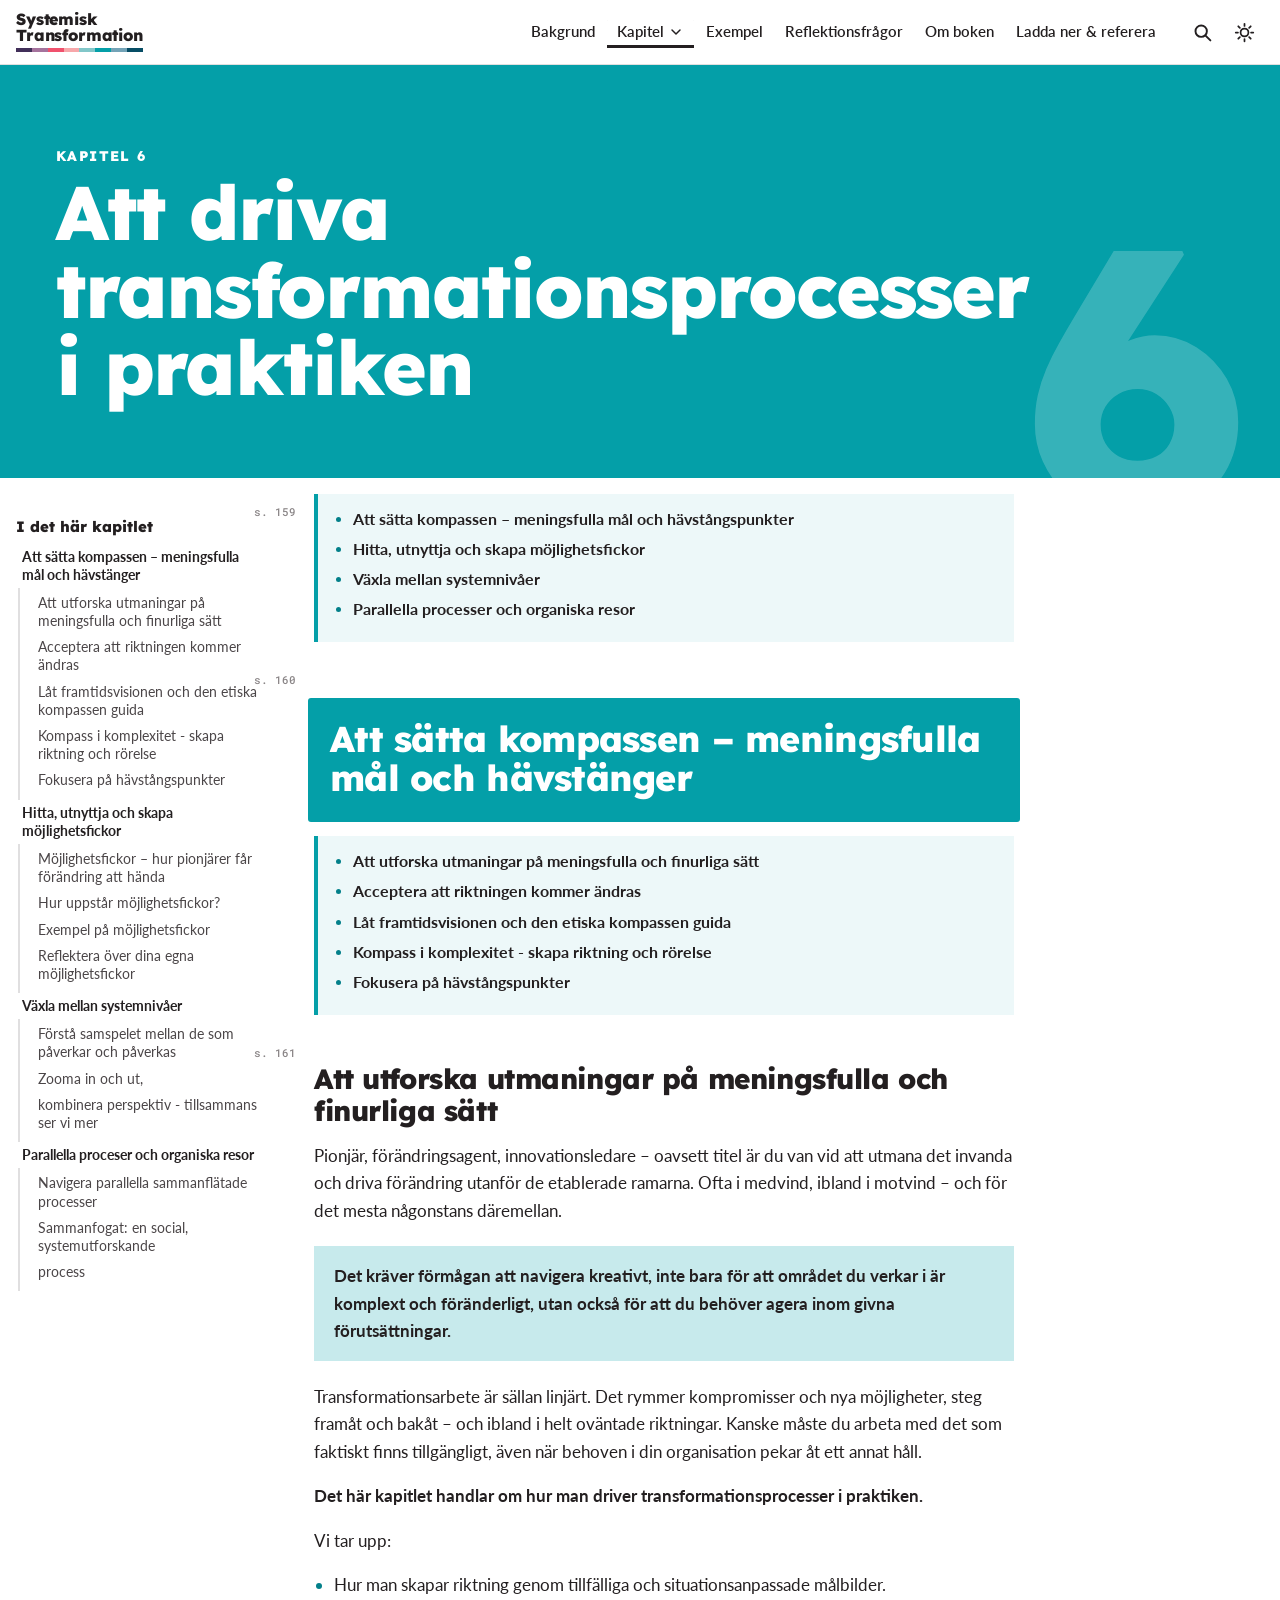
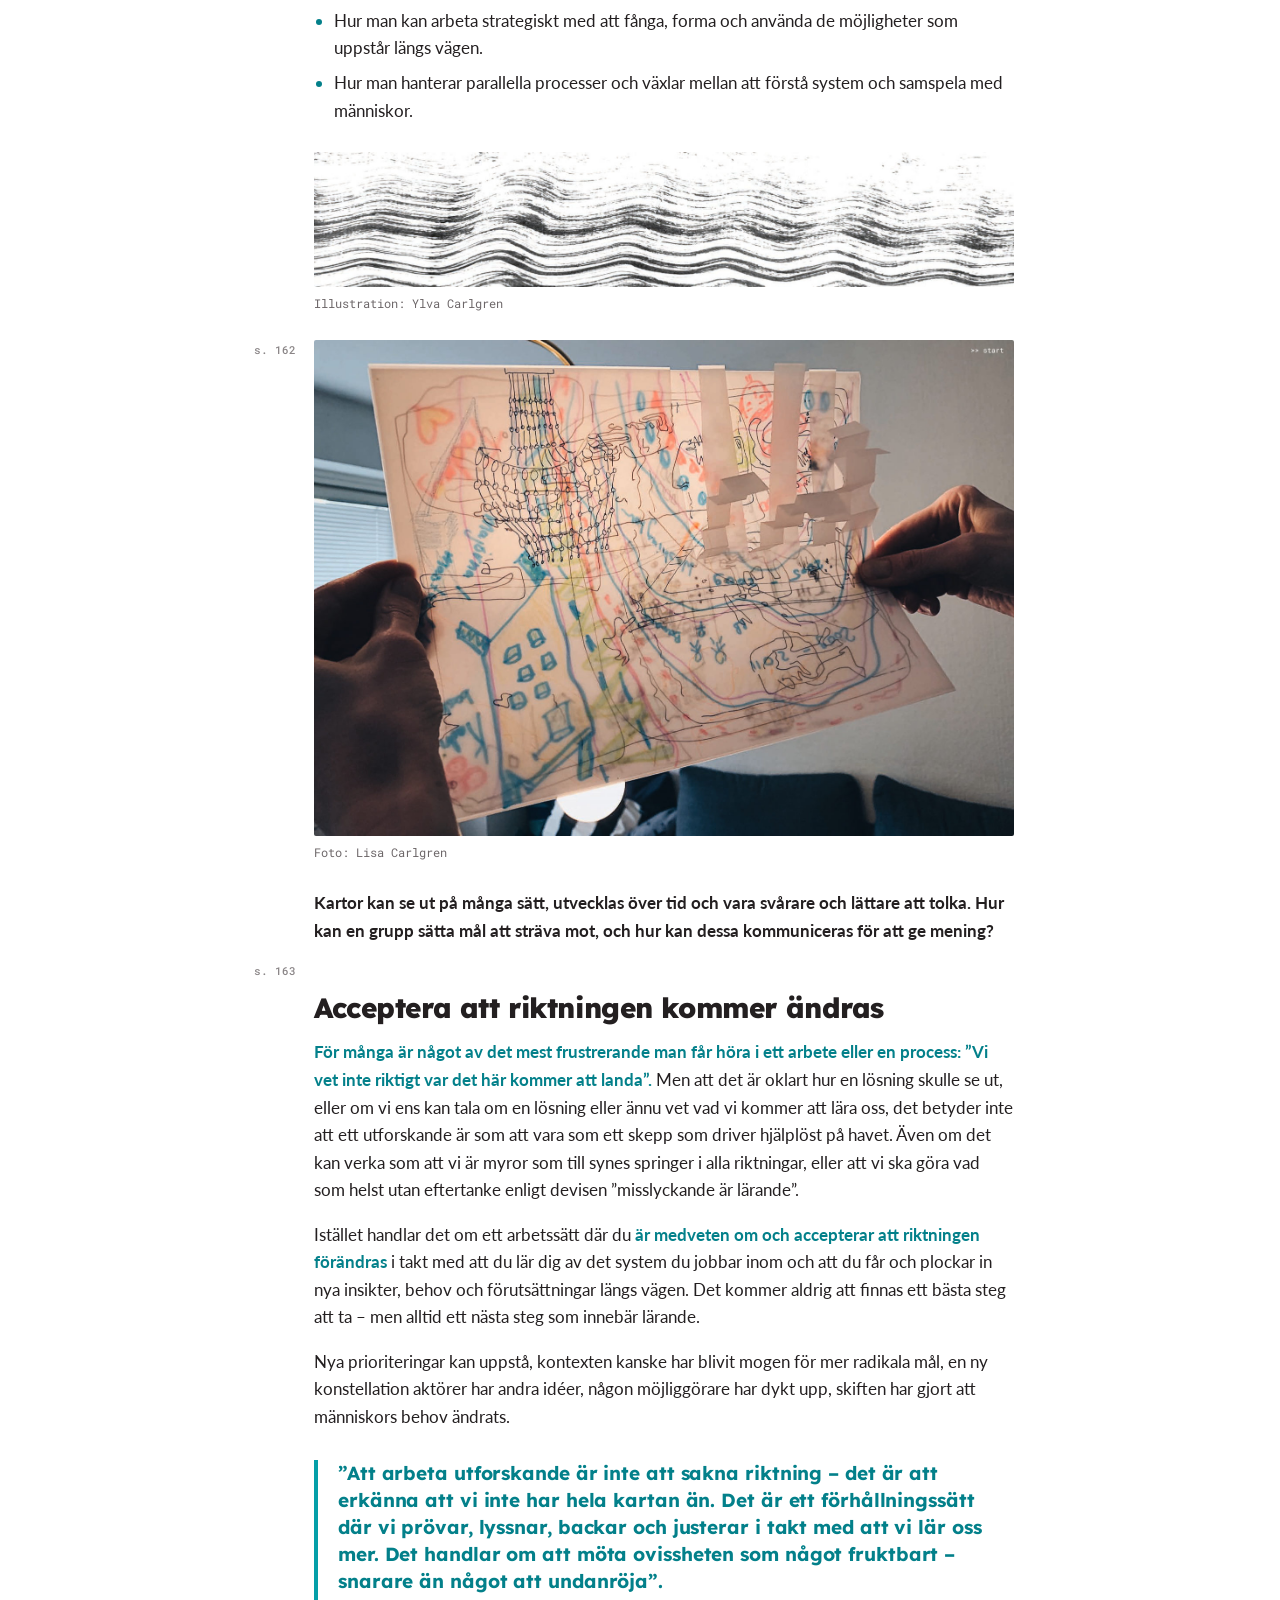
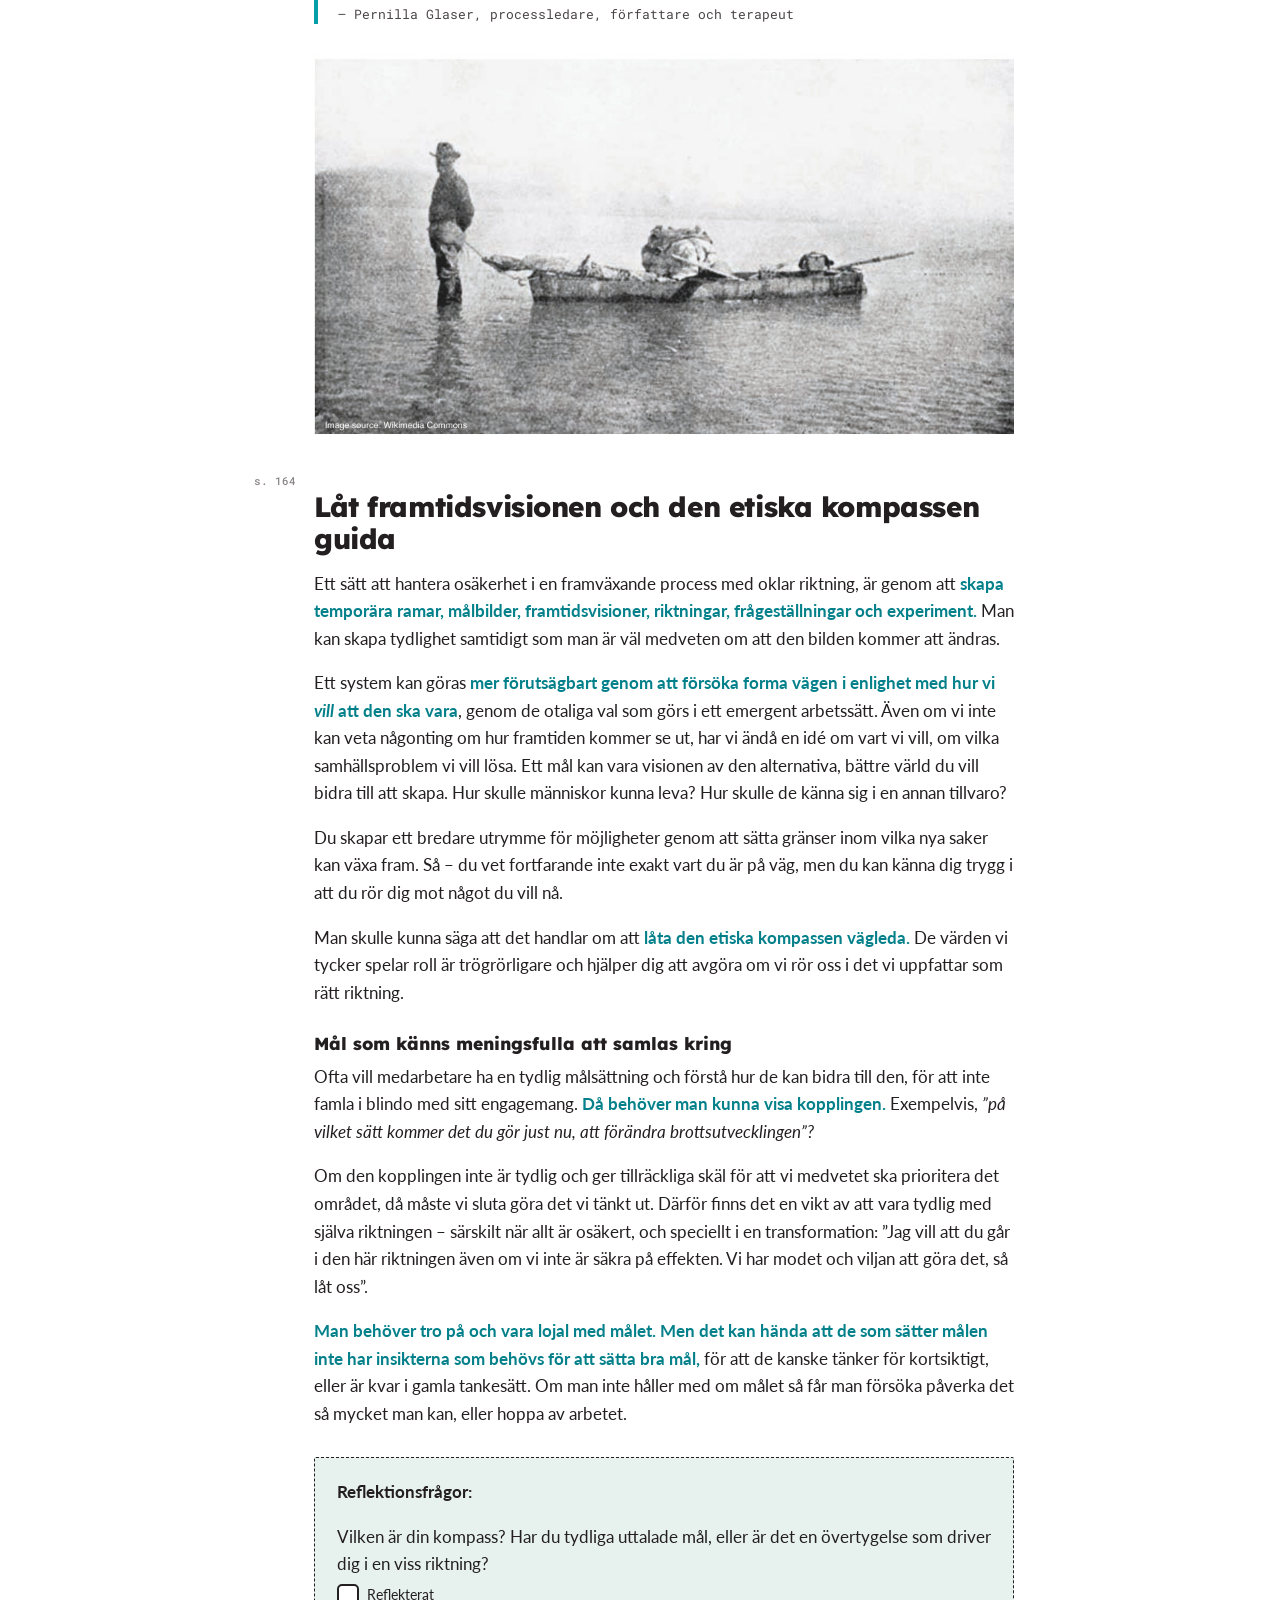
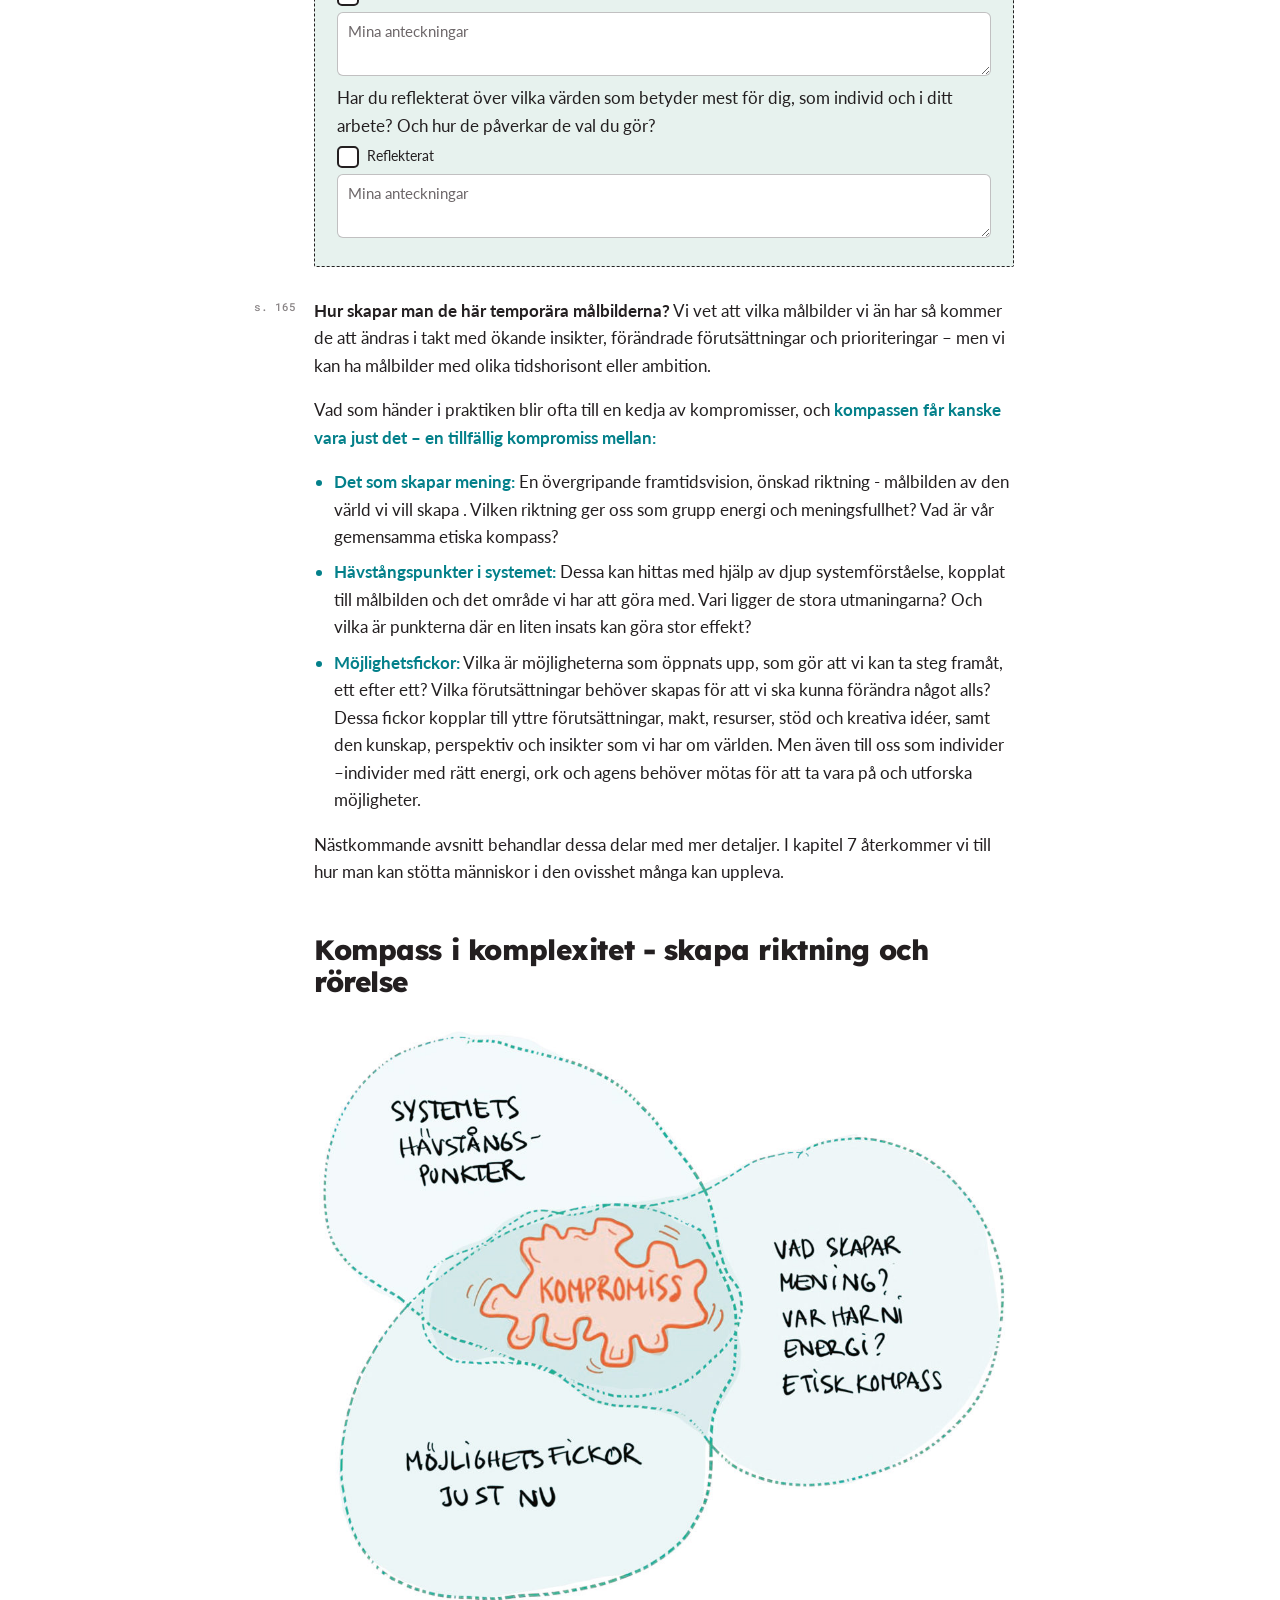
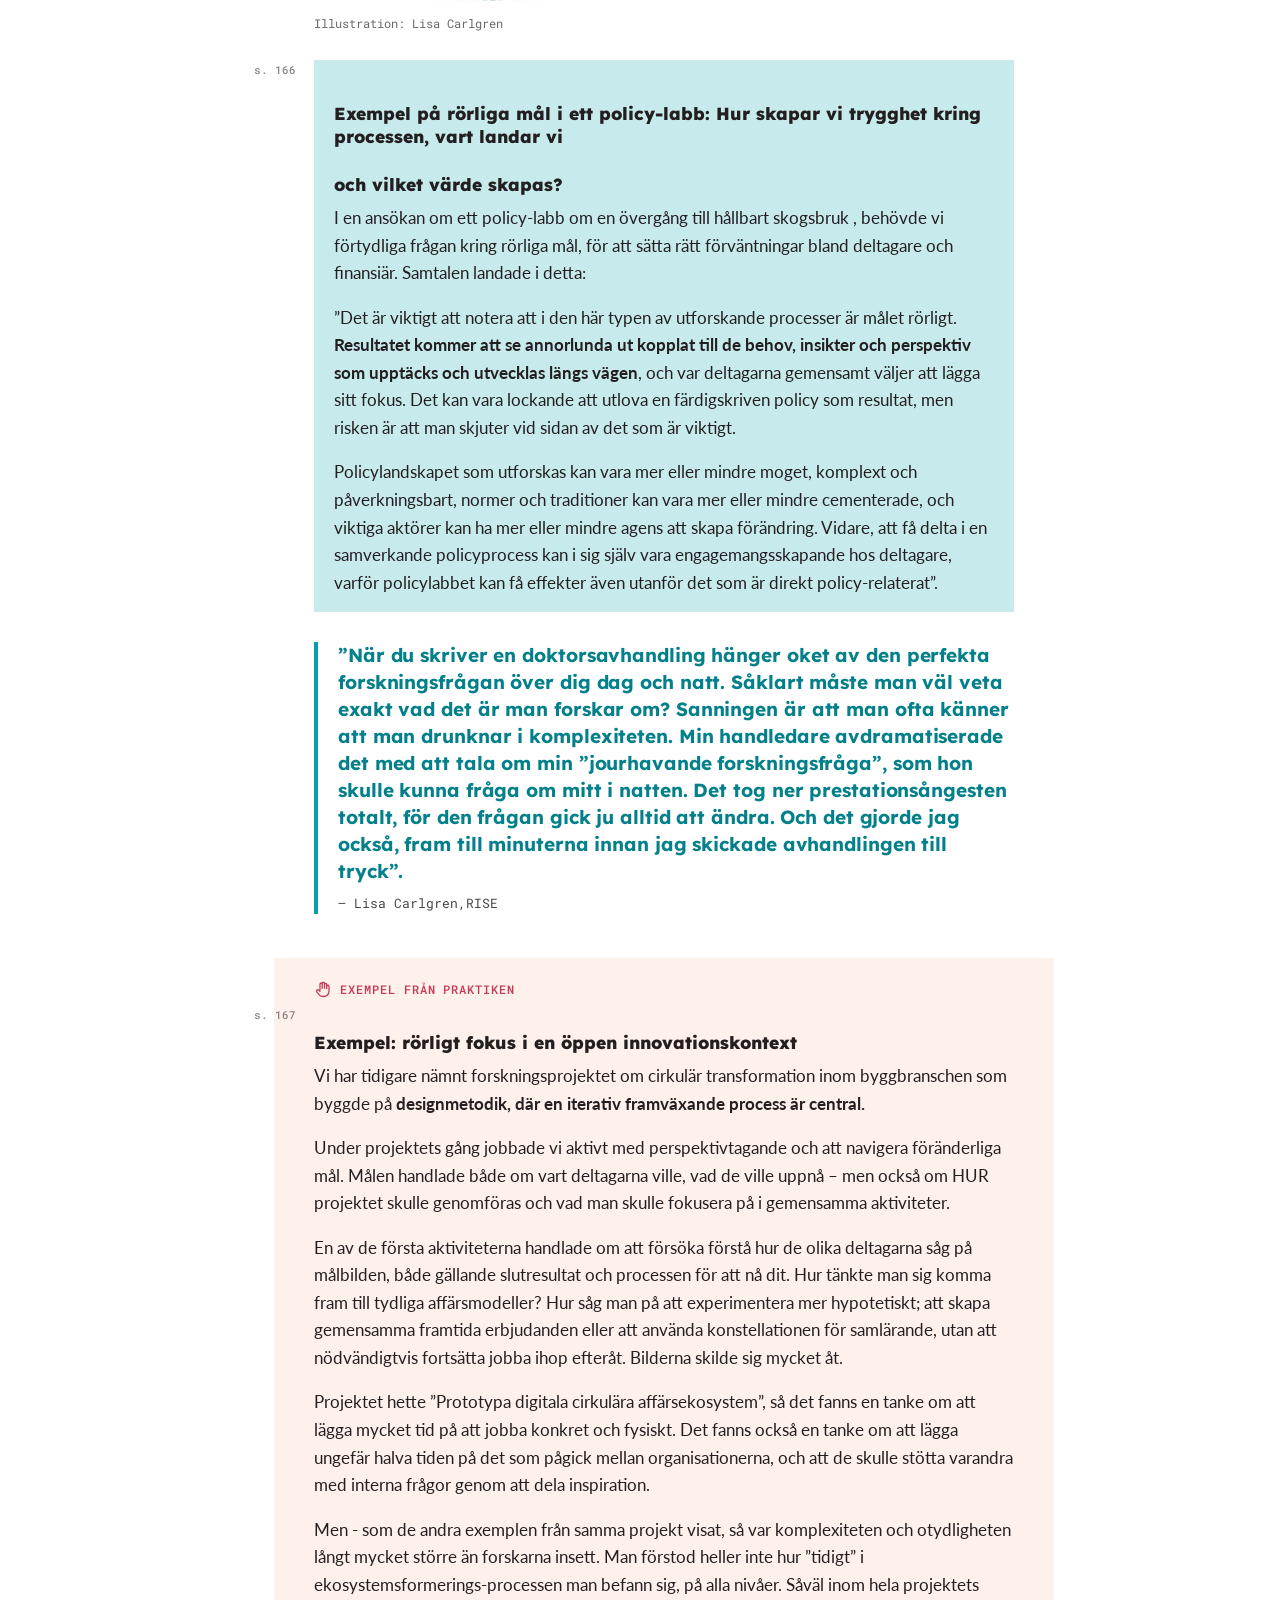
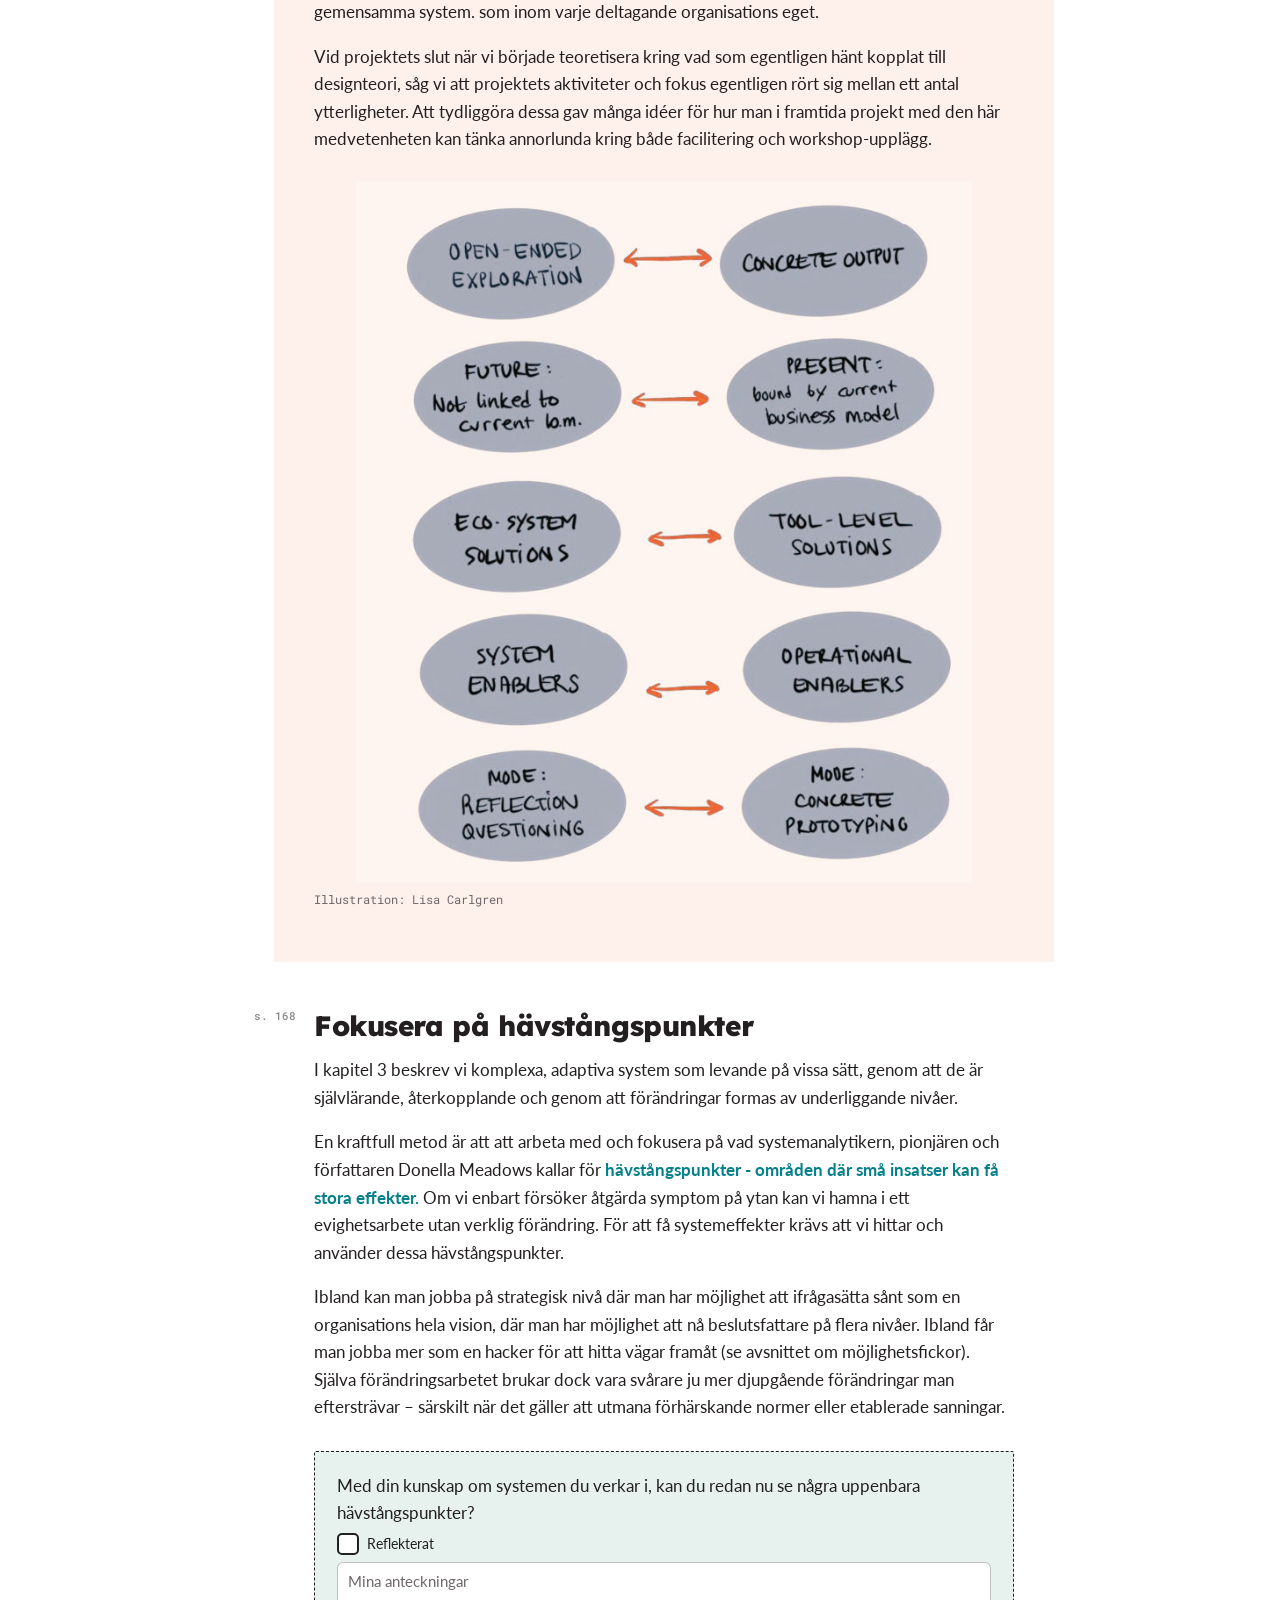
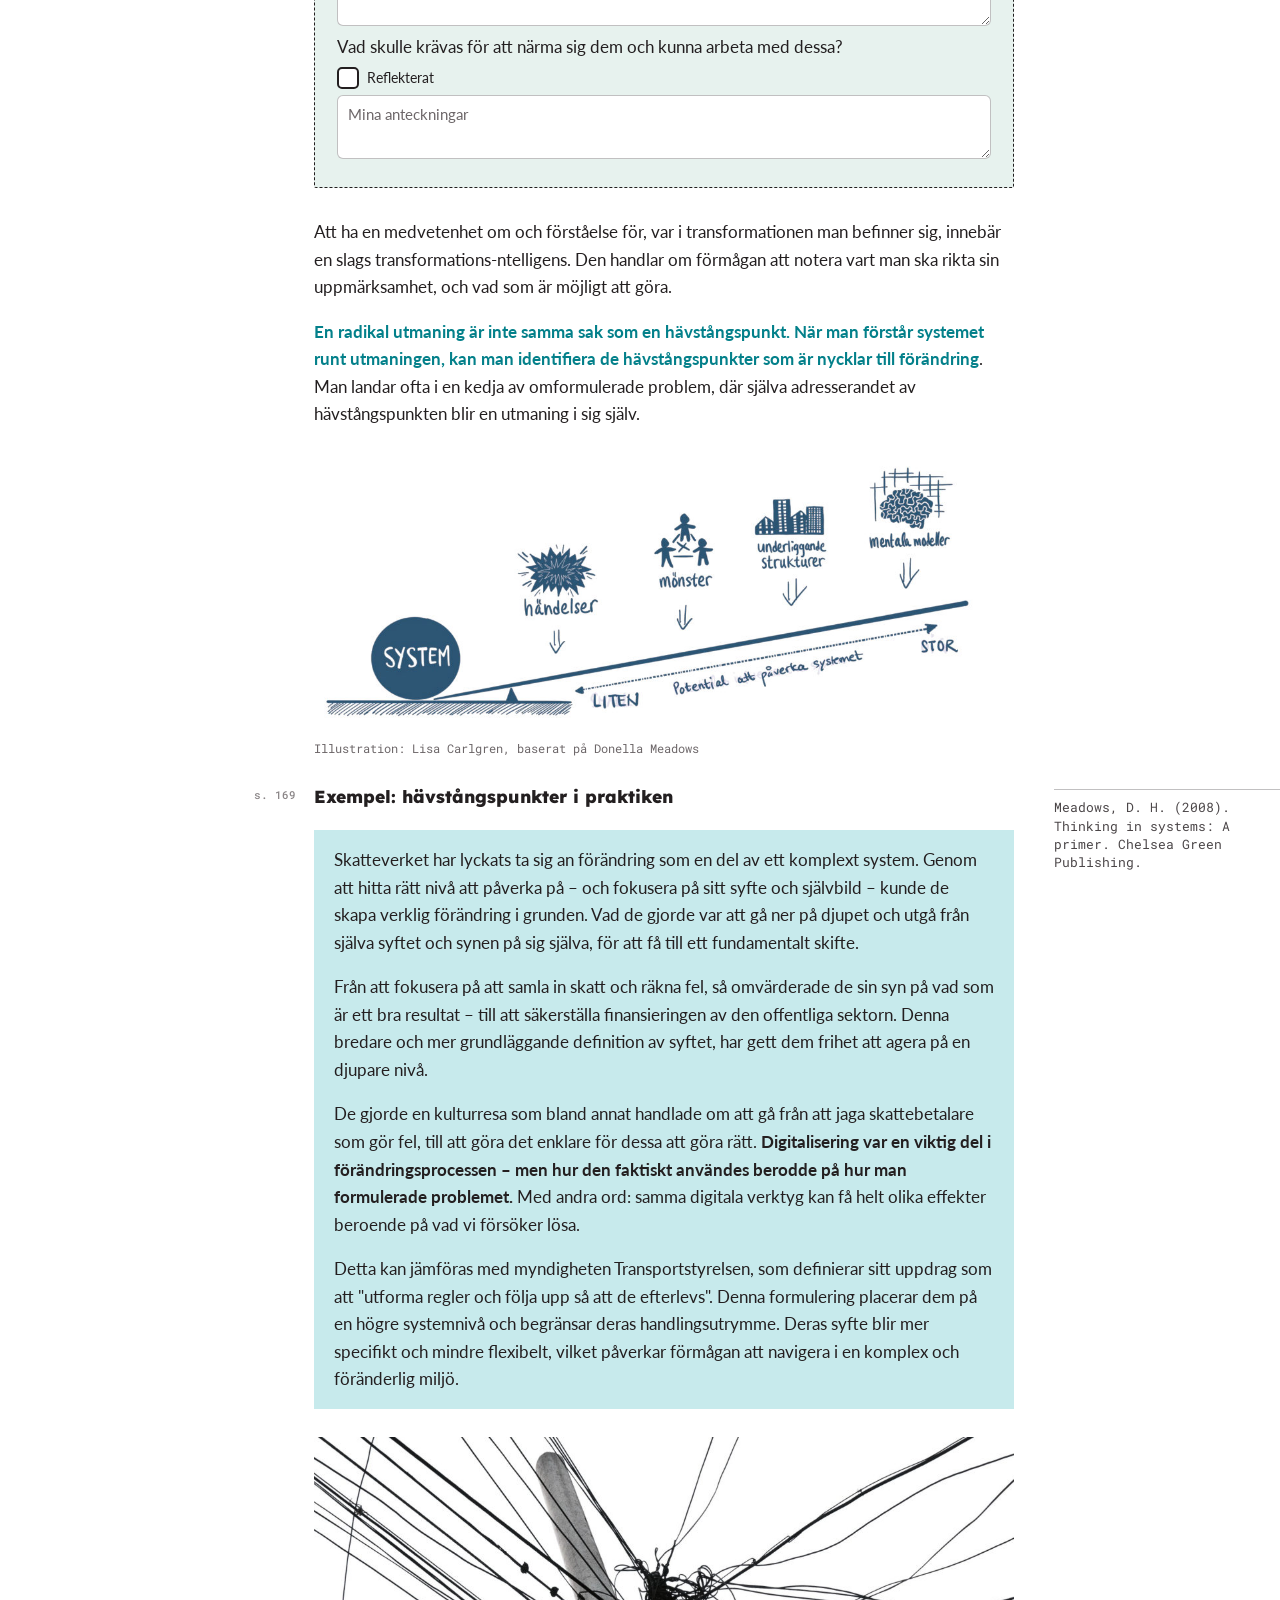
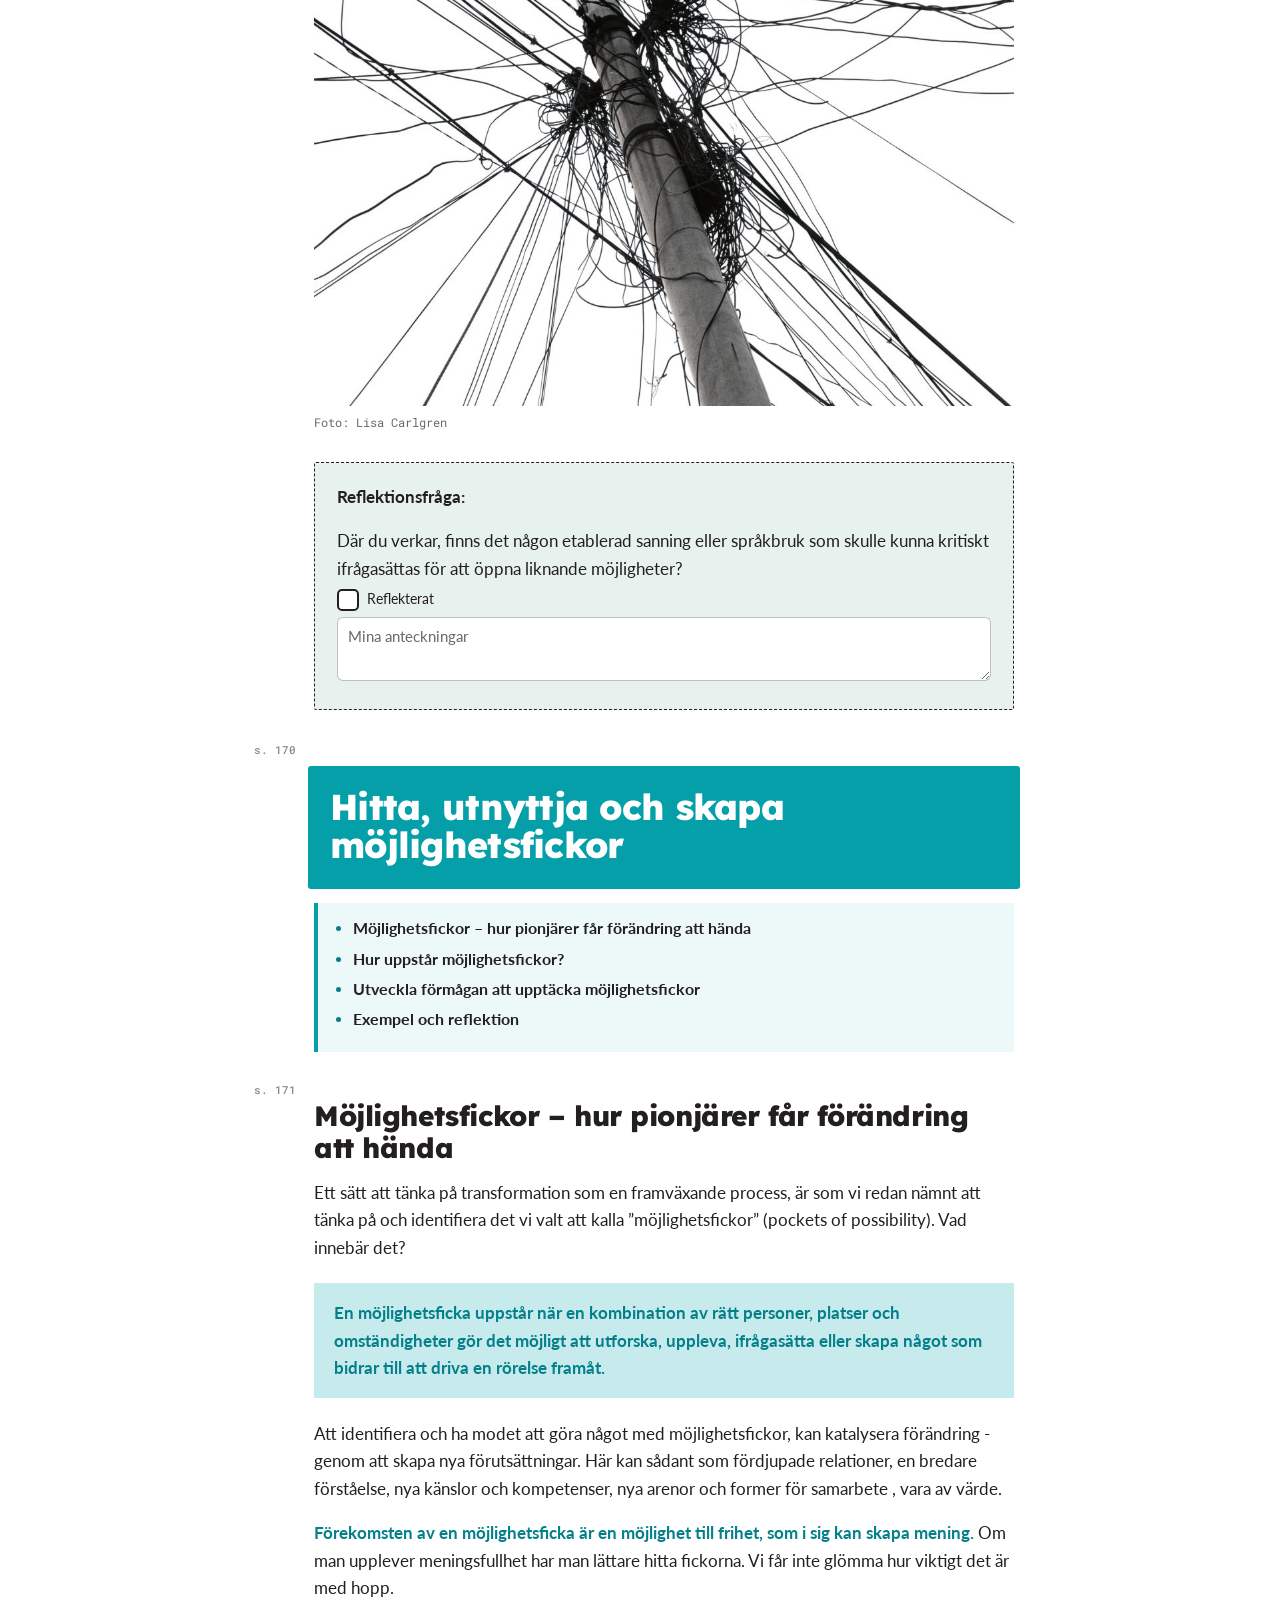
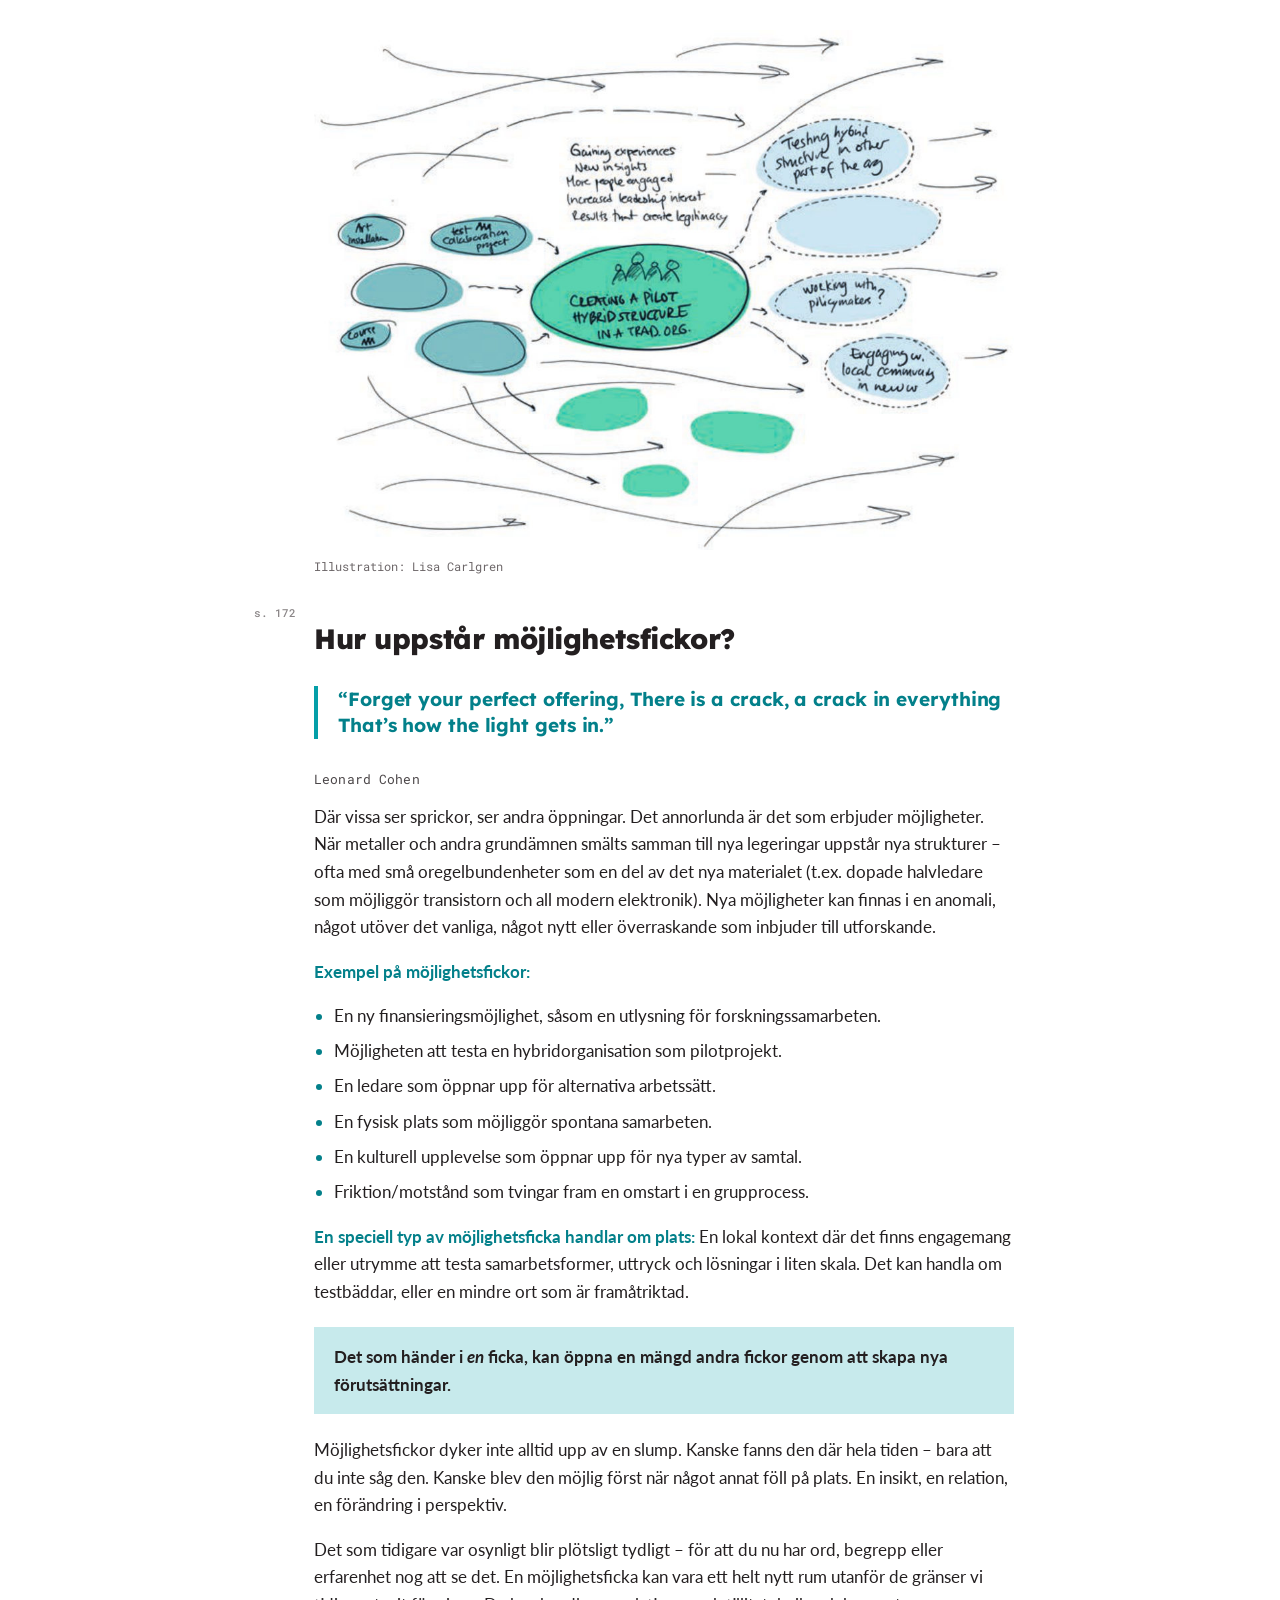
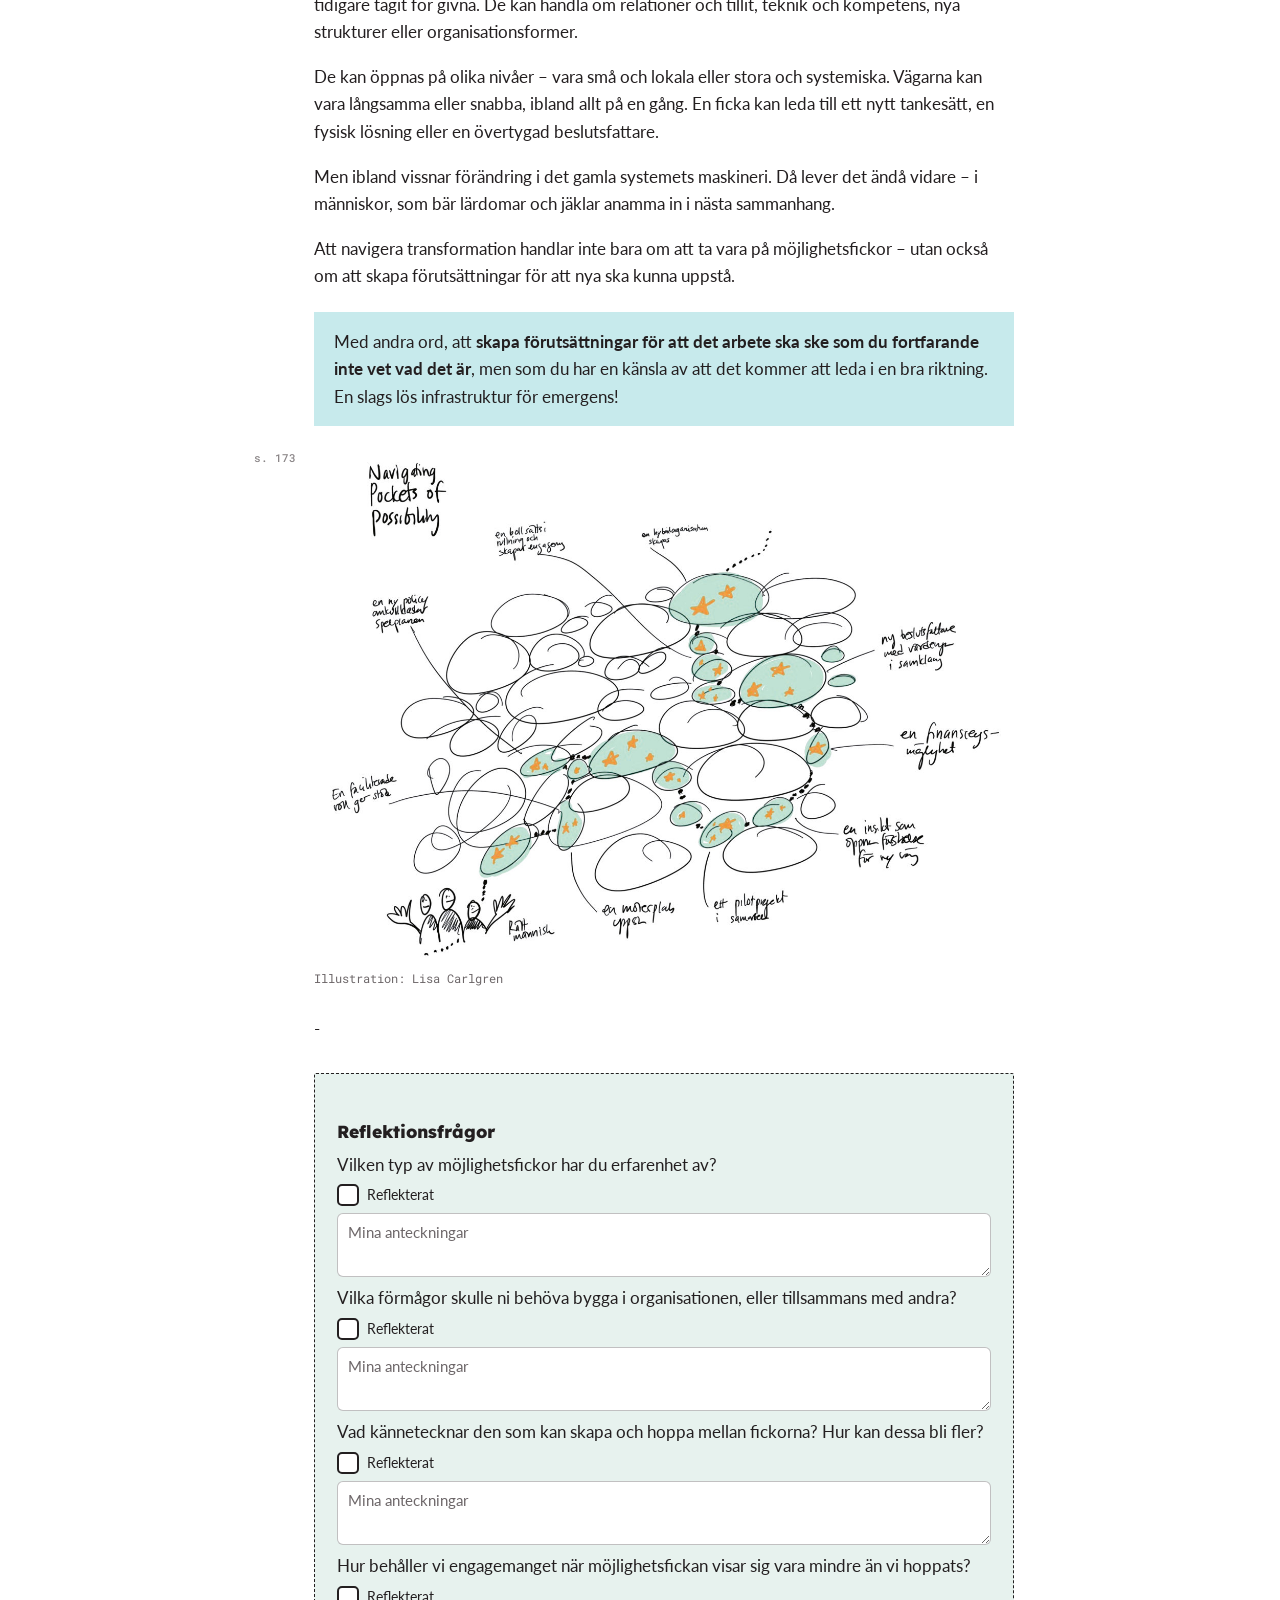
<file: kapitel-6.html>
<!doctype html>
<html lang="sv" style="--kap:#049fa8;--on-kap:#ffffff;--ink-l:#03808a;--ink-d:#4fd0d8">
<head>
<meta charset="utf-8">
<meta name="viewport" content="width=device-width, initial-scale=1">
<title>Att driva transformationsprocesser i praktiken – Systemisk Transformation</title>
<meta name="description" content="Att driva transformationsprocesser i praktiken. Ur Forskarnas guide till Systemisk Transformation.">
<meta name="color-scheme" content="light dark">
<script>try{var t=localStorage.getItem('st-tema');if(t)document.documentElement.dataset.theme=t;}catch(e){}</script>
<link rel="preconnect" href="https://fonts.googleapis.com">
<link rel="preconnect" href="https://fonts.gstatic.com" crossorigin>
<link href="https://fonts.googleapis.com/css2?family=Lato:ital,wght@0,400;0,700;1,400;1,700&family=Lexend:wght@600;800&family=Roboto+Mono:wght@400;500&family=Caveat:wght@600&display=swap" rel="stylesheet">
<link rel="stylesheet" href="assets/style.css">
<link rel="icon" href="assets/favicon.svg" type="image/svg+xml">
</head>
<body class="kap kap-k06">
<svg xmlns="http://www.w3.org/2000/svg" style="display:none" aria-hidden="true">
<symbol id="i-chev" viewBox="0 0 24 24"><path d="M6 9l6 6 6-6" fill="none" stroke="currentColor" stroke-width="2.2" stroke-linecap="round" stroke-linejoin="round"/></symbol>
<symbol id="i-sok" viewBox="0 0 24 24"><g fill="none" stroke="currentColor" stroke-width="2.2" stroke-linecap="round"><circle cx="10.5" cy="10.5" r="6.5"/><path d="M15.5 15.5L21 21"/></g></symbol>
<symbol id="i-sol" viewBox="0 0 24 24"><g fill="none" stroke="currentColor" stroke-width="2" stroke-linecap="round"><circle cx="12" cy="12" r="4.5"/><path d="M12 2v2.5M12 19.5V22M2 12h2.5M19.5 12H22M4.9 4.9l1.8 1.8M17.3 17.3l1.8 1.8M4.9 19.1l1.8-1.8M17.3 6.7l1.8-1.8"/></g></symbol>
<symbol id="i-mane" viewBox="0 0 24 24"><path d="M20 14.5A8.5 8.5 0 0 1 9.5 4a8.5 8.5 0 1 0 10.5 10.5z" fill="none" stroke="currentColor" stroke-width="2" stroke-linejoin="round"/></symbol>
<symbol id="i-meny" viewBox="0 0 24 24"><path d="M4 7h16M4 12h16M4 17h16" fill="none" stroke="currentColor" stroke-width="2.2" stroke-linecap="round"/></symbol>
<symbol id="i-x" viewBox="0 0 24 24"><path d="M6 6l12 12M18 6L6 18" fill="none" stroke="currentColor" stroke-width="2.2" stroke-linecap="round"/></symbol>
<symbol id="i-kopia" viewBox="0 0 24 24"><g fill="none" stroke="currentColor" stroke-width="2" stroke-linejoin="round"><rect x="8" y="8" width="12" height="12" rx="2"/><path d="M16 8V5a1 1 0 0 0-1-1H5a1 1 0 0 0-1 1v10a1 1 0 0 0 1 1h3"/></g></symbol>
<symbol id="i-bock" viewBox="0 0 24 24"><path d="M5 12.5l4.5 4.5L19 7" fill="none" stroke="currentColor" stroke-width="2.6" stroke-linecap="round" stroke-linejoin="round"/></symbol>
<symbol id="i-hand" viewBox="0 0 24 24"><path d="M8 13V5.5a1.5 1.5 0 0 1 3 0V11m0-6.5a1.5 1.5 0 0 1 3 0V11m0-5a1.5 1.5 0 0 1 3 0v5.5m0-3a1.5 1.5 0 0 1 3 0V15a7 7 0 0 1-7 7h-1a7 7 0 0 1-5.6-2.8L3.6 15.4a1.6 1.6 0 0 1 2.4-2l2 1.6" fill="none" stroke="currentColor" stroke-width="1.7" stroke-linecap="round" stroke-linejoin="round"/></symbol>
<symbol id="i-fraga" viewBox="0 0 24 24"><g fill="none" stroke="currentColor" stroke-width="1.8" stroke-linecap="round"><rect x="3" y="3" width="18" height="18" rx="3" stroke-dasharray="3 2.5"/><path d="M9.5 9.5a2.5 2.5 0 1 1 3.5 2.3c-.7.3-1 .9-1 1.6V14"/><circle cx="12" cy="17" r=".6" fill="currentColor"/></g></symbol>
<symbol id="i-citat" viewBox="0 0 24 24"><path d="M5 18c-1-1.5-1-3.6 0-6 1-2.3 3-4 5.5-5l.6 1.4C9 9.4 8 10.6 7.6 12H10v6zm9 0c-1-1.5-1-3.6 0-6 1-2.3 3-4 5.5-5l.6 1.4C18 9.4 17 10.6 16.6 12H19v6z" fill="currentColor"/></symbol>
<symbol id="i-ner" viewBox="0 0 24 24"><path d="M12 4v11m-5-5l5 5 5-5M5 20h14" fill="none" stroke="currentColor" stroke-width="2.2" stroke-linecap="round" stroke-linejoin="round"/></symbol>
<symbol id="i-ut" viewBox="0 0 24 24"><path d="M14 4h6v6M20 4l-9 9M18 14v5a1 1 0 0 1-1 1H5a1 1 0 0 1-1-1V7a1 1 0 0 1 1-1h5" fill="none" stroke="currentColor" stroke-width="2" stroke-linecap="round" stroke-linejoin="round"/></symbol>
<symbol id="i-spela" viewBox="0 0 24 24"><path d="M4 12a8 8 0 1 0 2.4-5.7M4 4v4h4" fill="none" stroke="currentColor" stroke-width="2" stroke-linecap="round" stroke-linejoin="round"/></symbol>
<symbol id="i-pil-v" viewBox="0 0 24 24"><path d="M19 12H5m6-6l-6 6 6 6" fill="none" stroke="currentColor" stroke-width="2.2" stroke-linecap="round" stroke-linejoin="round"/></symbol>
<symbol id="i-pil-h" viewBox="0 0 24 24"><path d="M5 12h14m-6-6l6 6-6 6" fill="none" stroke="currentColor" stroke-width="2.2" stroke-linecap="round" stroke-linejoin="round"/></symbol>
</svg>
<a class="skip" href="#main">Hoppa till innehållet</a>
<header class="topbar">
<div class="topbar-in">
<a class="logo" href="index.html" aria-label="Systemisk Transformation, startsida"><span class="logo-w">Systemisk<br>Transformation</span><span class="logo-bar" aria-hidden="true"><i style="background:#412f59"></i><i style="background:#a5739d"></i><i style="background:#f0516d"></i><i style="background:#f7a7aa"></i><i style="background:#82c7c9"></i><i style="background:#049fa8"></i><i style="background:#73a3b7"></i><i style="background:#074d65"></i></span></a>
<nav class="mainnav" aria-label="Huvudmeny">
<a href="bakgrund.html" class="">Bakgrund</a>
<div class="dd is-current"><button class="dd-btn" aria-expanded="false" aria-controls="dd-kap">Kapitel<svg aria-hidden="true"><use href="#i-chev"/></svg></button>
<ul class="dd-menu" id="dd-kap"><li><a href="bakgrund.html" style="--kap:#49494a;--on-kap:#ffffff"><span class="dd-num">0</span><span>Bakgrund och manual</span></a></li><li><a href="kapitel-1.html" style="--kap:#412f59;--on-kap:#ffffff"><span class="dd-num">1</span><span>Introduktion och definitioner</span></a></li><li><a href="kapitel-2.html" style="--kap:#a5739d;--on-kap:#ffffff"><span class="dd-num">2</span><span>Vad är det som händer?</span></a></li><li><a href="kapitel-3.html" style="--kap:#f0516d;--on-kap:#ffffff"><span class="dd-num">3</span><span>En ny logik för en värld i förändring</span></a></li><li><a href="kapitel-4.html" style="--kap:#f7a7aa;--on-kap:#231f20"><span class="dd-num">4</span><span>Människan i transformation</span></a></li><li><a href="kapitel-5.html" style="--kap:#82c7c9;--on-kap:#231f20"><span class="dd-num">5</span><span>Transformation som hantverk</span></a></li><li><a href="kapitel-6.html" aria-current="page" style="--kap:#049fa8;--on-kap:#ffffff"><span class="dd-num">6</span><span>Att driva transformationsprocesser i praktiken</span></a></li><li><a href="kapitel-7.html" style="--kap:#73a3b7;--on-kap:#ffffff"><span class="dd-num">7</span><span>Hantera övergången: organisation och ledarskap</span></a></li><li><a href="kapitel-8.html" style="--kap:#074d65;--on-kap:#ffffff"><span class="dd-num">8</span><span>Facilitera systemisk transformation</span></a></li></ul></div>
<a href="exempel.html" class="">Exempel</a><a href="reflektion.html" class="">Reflektionsfrågor</a><a href="om.html" class="">Om boken</a><a href="ladda-ner.html" class="">Ladda ner &amp; referera</a>
</nav>
<div class="tools">
<button class="icon-btn sok-btn" aria-label="Sök i boken" title="Sök i boken (/)"><svg aria-hidden="true"><use href="#i-sok"/></svg></button>
<button class="icon-btn tema-btn" aria-label="Byt mellan ljust och mörkt tema" title="Byt mellan ljust och mörkt tema"><svg class="sun" aria-hidden="true"><use href="#i-sol"/></svg><svg class="moon" aria-hidden="true"><use href="#i-mane"/></svg></button>
<button class="icon-btn meny-btn" aria-label="Meny" aria-expanded="false" aria-controls="mobilmeny"><svg aria-hidden="true"><use href="#i-meny"/></svg></button>
</div>
</div>
<div class="progress" aria-hidden="true"><i></i></div>
</header>
<div class="mobilmeny" id="mobilmeny" hidden>
<nav aria-label="Meny">
<a href="index.html">Startsida</a>
<p class="mm-h">Kapitel</p>
<ul><li><a href="bakgrund.html" style="--kap:#49494a;--on-kap:#ffffff"><span class="dd-num">0</span><span>Bakgrund och manual</span></a></li><li><a href="kapitel-1.html" style="--kap:#412f59;--on-kap:#ffffff"><span class="dd-num">1</span><span>Introduktion och definitioner</span></a></li><li><a href="kapitel-2.html" style="--kap:#a5739d;--on-kap:#ffffff"><span class="dd-num">2</span><span>Vad är det som händer?</span></a></li><li><a href="kapitel-3.html" style="--kap:#f0516d;--on-kap:#ffffff"><span class="dd-num">3</span><span>En ny logik för en värld i förändring</span></a></li><li><a href="kapitel-4.html" style="--kap:#f7a7aa;--on-kap:#231f20"><span class="dd-num">4</span><span>Människan i transformation</span></a></li><li><a href="kapitel-5.html" style="--kap:#82c7c9;--on-kap:#231f20"><span class="dd-num">5</span><span>Transformation som hantverk</span></a></li><li><a href="kapitel-6.html" aria-current="page" style="--kap:#049fa8;--on-kap:#ffffff"><span class="dd-num">6</span><span>Att driva transformationsprocesser i praktiken</span></a></li><li><a href="kapitel-7.html" style="--kap:#73a3b7;--on-kap:#ffffff"><span class="dd-num">7</span><span>Hantera övergången: organisation och ledarskap</span></a></li><li><a href="kapitel-8.html" style="--kap:#074d65;--on-kap:#ffffff"><span class="dd-num">8</span><span>Facilitera systemisk transformation</span></a></li></ul>
<p class="mm-h">Mer</p>
<a href="exempel.html">Exempel från praktiken</a>
<a href="reflektion.html">Reflektionsfrågor</a>
<a href="om.html">Om boken</a>
<a href="ladda-ner.html">Ladda ner &amp; referera</a>
</nav>
</div>
<div class="sok" id="sok" hidden role="dialog" aria-modal="true" aria-label="Sök i boken">
<div class="sok-panel">
<div class="sok-rad"><svg aria-hidden="true"><use href="#i-sok"/></svg><input type="search" id="sok-in" placeholder="Sök i boken, t.ex. möjlighetsfickor" autocomplete="off" aria-label="Sökord"><button class="icon-btn sok-stang" aria-label="Stäng"><svg aria-hidden="true"><use href="#i-x"/></svg></button></div>
<p class="sok-info" id="sok-info" aria-live="polite"></p>
<ol class="sok-res" id="sok-res"></ol>
</div></div>
<main id="main" class="kapitel">
<header class="kap-hero">
<div class="kap-hero-in">
<p class="kap-label">KAPITEL 6</p>
<h1>Att driva transformationsprocesser i praktiken</h1>
<p class="kap-num" aria-hidden="true">6</p>
</div>
</header>
<div class="las">
<aside class="sidtoc" aria-label="Innehåll i kapitlet"><details open><summary>I det här kapitlet</summary><ol><li class="t2"><a href="#att-satta-kompassen-meningsfulla-mal-och-havstanger">Att sätta kompassen – meningsfulla mål och hävstänger</a><ol><li class="t3"><a href="#att-utforska-utmaningar-pa-meningsfulla-och-finurliga-satt">Att utforska utmaningar på meningsfulla och finurliga sätt</a></li><li class="t3"><a href="#acceptera-att-riktningen-kommer-andras">Acceptera att riktningen kommer ändras</a></li><li class="t3"><a href="#lat-framtidsvisionen-och-den-etiska-kompassen-guida">Låt framtidsvisionen och den etiska kompassen guida</a></li><li class="t3"><a href="#kompass-i-komplexitet-skapa-riktning-och-rorelse">Kompass i komplexitet - skapa riktning och rörelse</a></li><li class="t3"><a href="#fokusera-pa-havstangspunkter">Fokusera på hävstångspunkter</a></li></ol></li><li class="t2"><a href="#hitta-utnyttja-och-skapa-mojlighetsfickor">Hitta, utnyttja och skapa möjlighetsfickor</a><ol><li class="t3"><a href="#mojlighetsfickor-hur-pionjarer-far-forandring-att-handa">Möjlighetsfickor – hur pionjärer får förändring att hända</a></li><li class="t3"><a href="#hur-uppstar-mojlighetsfickor">Hur uppstår möjlighetsfickor?</a></li><li class="t3"><a href="#exempel-pa-mojlighetsfickor">Exempel på möjlighetsfickor</a></li><li class="t3"><a href="#reflektera-over-dina-egna-mojlighetsfickor">Reflektera över dina egna möjlighetsfickor</a></li></ol></li><li class="t2"><a href="#vaxla-mellan-systemnivaer">Växla mellan systemnivåer</a><ol><li class="t3"><a href="#forsta-samspelet-mellan-de-som-paverkar-och-paverkas">Förstå samspelet mellan de som påverkar och påverkas</a></li><li class="t3"><a href="#zooma-in-och-ut">Zooma in och ut,</a></li><li class="t3"><a href="#kombinera-perspektiv-tillsammans-ser-vi-mer">kombinera perspektiv - tillsammans ser vi mer</a></li></ol></li><li class="t2"><a href="#parallella-proceser-och-organiska-resor">Parallella proceser och organiska resor</a><ol><li class="t3"><a href="#navigera-parallella-sammanflatade-processer">Navigera parallella sammanflätade processer</a></li><li class="t3"><a href="#sammanfogat-en-social-systemutforskande">Sammanfogat: en social, systemutforskande</a></li><li class="t3"><a href="#process">process</a></li></ol></li></ol></details></aside>
<article class="text">
<span class="sidmark" id="s-159" data-s="159" aria-hidden="true"></span>
<nav class="innehall" aria-label="I det här avsnittet"><ul><li>Att sätta kompassen – meningsfulla mål och hävstångspunkter</li><li>Hitta, utnyttja och skapa möjlighetsfickor</li><li>Växla mellan systemnivåer</li><li>Parallella processer och organiska resor</li></ul></nav>
<span class="sidmark" id="s-160" data-s="160" aria-hidden="true"></span>
<h2 id="att-satta-kompassen-meningsfulla-mal-och-havstanger" class="sec"><span>Att sätta kompassen – meningsfulla mål och hävstänger</span></h2>
<nav class="innehall" aria-label="I det här avsnittet"><ul><li>Att utforska utmaningar på meningsfulla och finurliga sätt</li><li>Acceptera att riktningen kommer ändras</li><li>Låt framtidsvisionen och den etiska kompassen guida</li><li>Kompass i komplexitet - skapa riktning och rörelse</li><li>Fokusera på hävstångspunkter</li></ul></nav>
<span class="sidmark" id="s-161" data-s="161" aria-hidden="true"></span>
<h3 id="att-utforska-utmaningar-pa-meningsfulla-och-finurliga-satt">Att utforska utmaningar på meningsfulla och finurliga sätt</h3>
<p>Pionjär, förändringsagent, innovationsledare – oavsett titel är du van vid att utmana det invanda och driva förändring utanför de etablerade ramarna. Ofta i medvind, ibland i motvind – och för det mesta någonstans däremellan.</p>
<div class="markering"><p><strong>Det kräver förmågan att navigera kreativt, inte bara för att området du verkar i är komplext och föränderligt, utan också för att du behöver agera inom givna förutsättningar.</strong></p></div>
<p>Transformationsarbete är sällan linjärt. Det rymmer kompromisser och nya möjligheter, steg framåt och bakåt – och ibland i helt oväntade riktningar. Kanske måste du arbeta med det som faktiskt finns tillgängligt, även när behoven i din organisation pekar åt ett annat håll.</p>
<p><strong>Det här kapitlet handlar om hur man driver transformationsprocesser i praktiken.</strong></p>
<p>Vi tar upp:</p>
<ul><li>Hur man skapar riktning genom tillfälliga och situationsanpassade målbilder.</li><li>Hur man kan arbeta strategiskt med att fånga, forma och använda de möjligheter som uppstår längs vägen.</li><li>Hur man hanterar parallella processer och växlar mellan att förstå system och samspela med människor.</li></ul>
<figure class="bild "><img src="img/s161-1.jpg" alt="" loading="lazy"><figcaption>Illustration: Ylva Carlgren</figcaption></figure>
<span class="sidmark" id="s-162" data-s="162" aria-hidden="true"></span>
<figure class="bild "><img src="img/s162-1.jpg" alt="" loading="lazy"><figcaption>Foto: Lisa Carlgren</figcaption></figure>
<p><strong>Kartor kan se ut på många sätt, utvecklas över tid och vara svårare och lättare att tolka. Hur kan en grupp sätta mål att sträva mot, och hur kan dessa kommuniceras för att ge mening?</strong></p>
<span class="sidmark" id="s-163" data-s="163" aria-hidden="true"></span>
<h3 id="acceptera-att-riktningen-kommer-andras">Acceptera att riktningen kommer ändras</h3>
<p><strong><span class="acc">För många är något av det mest frustrerande man får höra i ett arbete eller en process: ”Vi vet inte riktigt var det här kommer att landa”.</span></strong> Men att det är oklart hur en lösning skulle se ut, eller om vi ens kan tala om en lösning eller ännu vet vad vi kommer att lära oss, det betyder inte att ett utforskande är som att vara som ett skepp som driver hjälplöst på havet. Även om det kan verka som att vi är myror som till synes springer i alla riktningar, eller att vi ska göra vad som helst utan eftertanke enligt devisen ”misslyckande är lärande”.</p>
<p>Istället handlar det om ett arbetssätt där du <strong><span class="acc">är medveten om och accepterar att riktningen förändras</span></strong> i takt med att du lär dig av det system du jobbar inom och att du får och plockar in nya insikter, behov och förutsättningar längs vägen. Det kommer aldrig att finnas ett bästa steg att ta – men alltid ett nästa steg som innebär lärande.</p>
<p>Nya prioriteringar kan uppstå, kontexten kanske har blivit mogen för mer radikala mål, en ny konstellation aktörer har andra idéer, någon möjliggörare har dykt upp, skiften har gjort att människors behov ändrats.</p>
<blockquote class="citat"><p>”Att arbeta utforskande är inte att sakna riktning – det är att erkänna att vi inte har hela kartan än. Det är ett förhållningssätt där vi prövar, lyssnar, backar och justerar i takt med att vi lär oss mer. Det handlar om att möta ovissheten som något fruktbart – snarare än något att undanröja”.</p><footer>Pernilla Glaser, processledare, författare och terapeut</footer></blockquote>
<figure class="bild "><img src="img/s163-1.jpg" alt="" loading="lazy"></figure>
<span class="sidmark" id="s-164" data-s="164" aria-hidden="true"></span>
<h3 id="lat-framtidsvisionen-och-den-etiska-kompassen-guida">Låt framtidsvisionen och den etiska kompassen guida</h3>
<p>Ett sätt att hantera osäkerhet i en framväxande process med oklar riktning, är genom att <strong><span class="acc">skapa temporära ramar, målbilder, framtidsvisioner, riktningar, frågeställningar och experiment.</span></strong> Man kan skapa tydlighet samtidigt som man är väl medveten om att den bilden kommer att ändras.</p>
<p>Ett system kan göras <strong><span class="acc">mer förutsägbart genom att försöka forma vägen i enlighet med hur vi</span> <em><span class="acc">vill</span></em> <span class="acc">att den ska vara</span></strong>, genom de otaliga val som görs i ett emergent arbetssätt. Även om vi inte kan veta någonting om hur framtiden kommer se ut, har vi ändå en idé om vart vi vill, om vilka samhällsproblem vi vill lösa. Ett mål kan vara visionen av den alternativa, bättre värld du vill bidra till att skapa. Hur skulle människor kunna leva? Hur skulle de känna sig i en annan tillvaro?</p>
<p>Du skapar ett bredare utrymme för möjligheter genom att sätta gränser inom vilka nya saker kan växa fram. Så – du vet fortfarande inte exakt vart du är på väg, men du kan känna dig trygg i att du rör dig mot något du vill nå.</p>
<p>Man skulle kunna säga att det handlar om att <strong><span class="acc">låta den etiska kompassen vägleda.</span></strong> De värden vi tycker spelar roll är trögrörligare och hjälper dig att avgöra om vi rör oss i det vi uppfattar som rätt riktning.</p>
<h4>Mål som känns meningsfulla att samlas kring</h4>
<p>Ofta vill medarbetare ha en tydlig målsättning och förstå hur de kan bidra till den, för att inte famla i blindo med sitt engagemang. <strong><span class="acc">Då behöver man kunna visa kopplingen.</span></strong> Exempelvis, <em>”på vilket sätt kommer det du gör just nu, att förändra brottsutvecklingen”?</em></p>
<p>Om den kopplingen inte är tydlig och ger tillräckliga skäl för att vi medvetet ska prioritera det området, då måste vi sluta göra det vi tänkt ut. Därför finns det en vikt av att vara tydlig med själva riktningen – särskilt när allt är osäkert, och speciellt i en transformation: ”Jag vill att du går i den här riktningen även om vi inte är säkra på effekten. Vi har modet och viljan att göra det, så låt oss”.</p>
<p><strong><span class="acc">Man behöver tro på och vara lojal med målet. Men det kan hända att de som sätter målen inte har insikterna som behövs för att sätta bra mål,</span></strong> för att de kanske tänker för kortsiktigt, eller är kvar i gamla tankesätt. Om man inte håller med om målet så får man försöka påverka det så mycket man kan, eller hoppa av arbetet.</p>
<aside class="reflektion"><p><strong>Reflektionsfrågor:</strong></p><ul><li class="fraga" id="k06-479af004" data-q="k06-479af004"><span class="q">Vilken är din kompass? Har du tydliga uttalade mål, eller är det en övertygelse som driver dig i en viss riktning?</span></li><li class="fraga" id="k06-4e4fb813" data-q="k06-4e4fb813"><span class="q">Har du reflekterat över vilka värden som betyder mest för dig, som individ och i ditt arbete? Och hur de påverkar de val du gör?</span></li></ul></aside>
<span class="sidmark" id="s-165" data-s="165" aria-hidden="true"></span>
<p><strong>Hur skapar man de här temporära målbilderna?</strong> Vi vet att vilka målbilder vi än har så kommer de att ändras i takt med ökande insikter, förändrade förutsättningar och prioriteringar – men vi kan ha målbilder med olika tidshorisont eller ambition.</p>
<p>Vad som händer i praktiken blir ofta till en kedja av kompromisser, och <strong><span class="acc">kompassen får kanske vara just det – en tillfällig kompromiss mellan:</span></strong></p>
<ul><li><strong><span class="acc">Det som skapar mening:</span></strong> En övergripande framtidsvision, önskad riktning - målbilden av den värld vi vill skapa . Vilken riktning ger oss som grupp energi och meningsfullhet? Vad är vår gemensamma etiska kompass?</li><li><strong><span class="acc">Hävstångspunkter i systemet:</span></strong> Dessa kan hittas med hjälp av djup systemförståelse, kopplat till målbilden och det område vi har att göra med. Vari ligger de stora utmaningarna? Och vilka är punkterna där en liten insats kan göra stor effekt?</li><li><strong><span class="acc">Möjlighetsfickor:</span></strong> Vilka är möjligheterna som öppnats upp, som gör att vi kan ta steg framåt, ett efter ett? Vilka förutsättningar behöver skapas för att vi ska kunna förändra något alls? Dessa fickor kopplar till yttre förutsättningar, makt, resurser, stöd och kreativa idéer, samt den kunskap, perspektiv och insikter som vi har om världen. Men även till oss som individer –individer med rätt energi, ork och agens behöver mötas för att ta vara på och utforska möjligheter.</li></ul>
<p>Nästkommande avsnitt behandlar dessa delar med mer detaljer. I kapitel 7 återkommer vi till hur man kan stötta människor i den ovisshet många kan uppleva.</p>
<h3 id="kompass-i-komplexitet-skapa-riktning-och-rorelse">Kompass i komplexitet - skapa riktning och rörelse</h3>
<figure class="bild "><img src="img/s165-1.jpg" alt="" loading="lazy"><figcaption>Illustration: Lisa Carlgren</figcaption></figure>
<span class="sidmark" id="s-166" data-s="166" aria-hidden="true"></span>
<div class="markering"><h4>Exempel på rörliga mål i ett policy-labb: Hur skapar vi trygghet kring processen, vart landar vi</h4><h4>och vilket värde skapas?</h4><p>I en ansökan om ett policy-labb om en övergång till hållbart skogsbruk , behövde vi förtydliga frågan kring rörliga mål, för att sätta rätt förväntningar bland deltagare och finansiär. Samtalen landade i detta:</p><p>”Det är viktigt att notera att i den här typen av utforskande processer är målet rörligt. <strong>Resultatet kommer att se annorlunda ut kopplat till de behov, insikter och perspektiv som upptäcks och utvecklas längs vägen</strong>, och var deltagarna gemensamt väljer att lägga sitt fokus. Det kan vara lockande att utlova en färdigskriven policy som resultat, men risken är att man skjuter vid sidan av det som är viktigt.</p><p>Policylandskapet som utforskas kan vara mer eller mindre moget, komplext och påverkningsbart, normer och traditioner kan vara mer eller mindre cementerade, och viktiga aktörer kan ha mer eller mindre agens att skapa förändring. Vidare, att få delta i en samverkande policyprocess kan i sig själv vara engagemangsskapande hos deltagare, varför policylabbet kan få effekter även utanför det som är direkt policy-relaterat”.</p></div>
<blockquote class="citat"><p>”När du skriver en doktorsavhandling hänger oket av den perfekta forskningsfrågan över dig dag och natt. Såklart måste man väl veta exakt vad det är man forskar om? Sanningen är att man ofta känner att man drunknar i komplexiteten. Min handledare avdramatiserade det med att tala om min ”jourhavande forskningsfråga”, som hon skulle kunna fråga om mitt i natten. Det tog ner prestationsångesten totalt, för den frågan gick ju alltid att ändra. Och det gjorde jag också, fram till minuterna innan jag skickade avhandlingen till tryck”.</p><footer>Lisa Carlgren,RISE</footer></blockquote>
<section class="exempel" id="exempel-s167"><div class="exempel-in"><p class="exempel-tag"><svg aria-hidden="true"><use href="#i-hand"/></svg>Exempel från praktiken</p>
<span class="sidmark" id="s-167" data-s="167" aria-hidden="true"></span>
<h4>Exempel: rörligt fokus i en öppen innovationskontext</h4>
<p>Vi har tidigare nämnt forskningsprojektet om cirkulär transformation inom byggbranschen som byggde på <strong>designmetodik, där en iterativ framväxande process är central.</strong></p>
<p>Under projektets gång jobbade vi aktivt med perspektivtagande och att navigera föränderliga mål. Målen handlade både om vart deltagarna ville, vad de ville uppnå – men också om HUR projektet skulle genomföras och vad man skulle fokusera på i gemensamma aktiviteter.</p>
<p>En av de första aktiviteterna handlade om att försöka förstå hur de olika deltagarna såg på målbilden, både gällande slutresultat och processen för att nå dit. Hur tänkte man sig komma fram till tydliga affärsmodeller? Hur såg man på att experimentera mer hypotetiskt; att skapa gemensamma framtida erbjudanden eller att använda konstellationen för samlärande, utan att nödvändigtvis fortsätta jobba ihop efteråt. Bilderna skilde sig mycket åt.</p>
<p>Projektet hette ”Prototypa digitala cirkulära affärsekosystem”, så det fanns en tanke om att lägga mycket tid på att jobba konkret och fysiskt. Det fanns också en tanke om att lägga ungefär halva tiden på det som pågick mellan organisationerna, och att de skulle stötta varandra med interna frågor genom att dela inspiration.</p>
<p>Men - som de andra exemplen från samma projekt visat, så var komplexiteten och otydligheten långt mycket större än forskarna insett. Man förstod heller inte hur ”tidigt” i ekosystemsformerings-processen man befann sig, på alla nivåer. Såväl inom hela projektets gemensamma system. som inom varje deltagande organisations eget.</p>
<p>Vid projektets slut när vi började teoretisera kring vad som egentligen hänt kopplat till designteori, såg vi att projektets aktiviteter och fokus egentligen rört sig mellan ett antal ytterligheter. Att tydliggöra dessa gav många idéer för hur man i framtida projekt med den här medvetenheten kan tänka annorlunda kring både facilitering och workshop-upplägg.</p>
<figure class="bild "><img src="img/s167-1.jpg" alt="" loading="lazy"><figcaption>Illustration: Lisa Carlgren</figcaption></figure>
</div></section>
<span class="sidmark" id="s-168" data-s="168" aria-hidden="true"></span>
<h3 id="fokusera-pa-havstangspunkter">Fokusera på hävstångspunkter</h3>
<p>I kapitel 3 beskrev vi komplexa, adaptiva system som levande på vissa sätt, genom att de är självlärande, återkopplande och genom att förändringar formas av underliggande nivåer.</p>
<p>En kraftfull metod är att att arbeta med och fokusera på vad systemanalytikern, pionjären och författaren Donella Meadows kallar för <strong><span class="acc">hävstångspunkter - områden där små insatser kan få stora effekter.</span></strong> Om vi enbart försöker åtgärda symptom på ytan kan vi hamna i ett evighetsarbete utan verklig förändring. För att få systemeffekter krävs att vi hittar och använder dessa hävstångspunkter.</p>
<p>Ibland kan man jobba på strategisk nivå där man har möjlighet att ifrågasätta sånt som en organisations hela vision, där man har möjlighet att nå beslutsfattare på flera nivåer. Ibland får man jobba mer som en hacker för att hitta vägar framåt (se avsnittet om möjlighetsfickor). Själva förändringsarbetet brukar dock vara svårare ju mer djupgående förändringar man eftersträvar – särskilt när det gäller att utmana förhärskande normer eller etablerade sanningar.</p>
<aside class="reflektion"><ul><li class="fraga" id="k06-4dafa26c" data-q="k06-4dafa26c"><span class="q">Med din kunskap om systemen du verkar i, kan du redan nu se några uppenbara hävstångspunkter?</span></li><li class="fraga" id="k06-beb2645d" data-q="k06-beb2645d"><span class="q">Vad skulle krävas för att närma sig dem och kunna arbeta med dessa?</span></li></ul></aside>
<p>Att ha en medvetenhet om och förståelse för, var i transformationen man befinner sig, innebär en slags transformations-ntelligens. Den handlar om förmågan att notera vart man ska rikta sin uppmärksamhet, och vad som är möjligt att göra.</p>
<p><strong><span class="acc">En radikal utmaning är inte samma sak som en hävstångspunkt. När man förstår systemet runt utmaningen, kan man identifiera de hävstångspunkter som är nycklar till förändring</span></strong>. Man landar ofta i en kedja av omformulerade problem, där själva adresserandet av hävstångspunkten blir en utmaning i sig själv.</p>
<figure class="bild "><img src="img/s168-1.jpg" alt="" loading="lazy"><figcaption>Illustration: Lisa Carlgren, baserat på Donella Meadows</figcaption></figure>
<aside class="not"><p>Meadows, D. H. (2008). Thinking in systems: A primer. Chelsea Green Publishing.</p></aside>
<span class="sidmark" id="s-169" data-s="169" aria-hidden="true"></span>
<h4>Exempel: hävstångspunkter i praktiken</h4>
<div class="markering"><p>Skatteverket har lyckats ta sig an förändring som en del av ett komplext system. Genom att hitta rätt nivå att påverka på – och fokusera på sitt syfte och självbild – kunde de skapa verklig förändring i grunden. Vad de gjorde var att gå ner på djupet och utgå från själva syftet och synen på sig själva, för att få till ett fundamentalt skifte.</p><p>Från att fokusera på att samla in skatt och räkna fel, så omvärderade de sin syn på vad som är ett bra resultat – till att säkerställa finansieringen av den offentliga sektorn. Denna bredare och mer grundläggande definition av syftet, har gett dem frihet att agera på en djupare nivå.</p><p>De gjorde en kulturresa som bland annat handlade om att gå från att jaga skattebetalare som gör fel, till att göra det enklare för dessa att göra rätt. <strong>Digitalisering var en viktig del i förändringsprocessen – men hur den faktiskt användes berodde på hur man formulerade problemet.</strong> Med andra ord: samma digitala verktyg kan få helt olika effekter beroende på vad vi försöker lösa.</p><p>Detta kan jämföras med myndigheten Transportstyrelsen, som definierar sitt uppdrag som att "utforma regler och följa upp så att de efterlevs". Denna formulering placerar dem på en högre systemnivå och begränsar deras handlingsutrymme. Deras syfte blir mer specifikt och mindre flexibelt, vilket påverkar förmågan att navigera i en komplex och föränderlig miljö.</p></div>
<figure class="bild "><img src="img/s169-1.jpg" alt="" loading="lazy"><figcaption>Foto: Lisa Carlgren</figcaption></figure>
<aside class="reflektion"><p><strong>Reflektionsfråga:</strong></p><ul><li class="fraga" id="k06-63184aa9" data-q="k06-63184aa9"><span class="q">Där du verkar, finns det någon etablerad sanning eller språkbruk som skulle kunna kritiskt ifrågasättas för att öppna liknande möjligheter?</span></li></ul></aside>
<span class="sidmark" id="s-170" data-s="170" aria-hidden="true"></span>
<h2 id="hitta-utnyttja-och-skapa-mojlighetsfickor" class="sec"><span>Hitta, utnyttja och skapa möjlighetsfickor</span></h2>
<nav class="innehall" aria-label="I det här avsnittet"><ul><li>Möjlighetsfickor – hur pionjärer får förändring att hända</li><li>Hur uppstår möjlighetsfickor?</li><li>Utveckla förmågan att upptäcka möjlighetsfickor</li><li>Exempel och reflektion</li></ul></nav>
<span class="sidmark" id="s-171" data-s="171" aria-hidden="true"></span>
<h3 id="mojlighetsfickor-hur-pionjarer-far-forandring-att-handa">Möjlighetsfickor – hur pionjärer får förändring att hända</h3>
<p>Ett sätt att tänka på transformation som en framväxande process, är som vi redan nämnt att tänka på och identifiera det vi valt att kalla ”möjlighetsfickor” (pockets of possibility). Vad innebär det?</p>
<div class="markering"><p><strong><span class="acc">En möjlighetsficka uppstår när en kombination av rätt personer, platser och omständigheter gör det möjligt att utforska, uppleva, ifrågasätta eller skapa något som bidrar till att driva en rörelse framåt.</span></strong></p></div>
<p>Att identifiera och ha modet att göra något med möjlighetsfickor, kan katalysera förändring - genom att skapa nya förutsättningar. Här kan sådant som fördjupade relationer, en bredare förståelse, nya känslor och kompetenser, nya arenor och former för samarbete , vara av värde.</p>
<p><strong><span class="acc">Förekomsten av en möjlighetsficka är en möjlighet till frihet, som i sig kan skapa mening.</span></strong> Om man upplever meningsfullhet har man lättare hitta fickorna. Vi får inte glömma hur viktigt det är med hopp.</p>
<figure class="bild "><img src="img/s171-1.jpg" alt="" loading="lazy"><figcaption>Illustration: Lisa Carlgren</figcaption></figure>
<span class="sidmark" id="s-172" data-s="172" aria-hidden="true"></span>
<h3 id="hur-uppstar-mojlighetsfickor">Hur uppstår möjlighetsfickor?</h3>
<blockquote class="citat"><p>“Forget your perfect offering, There is a crack, a crack in everything That’s how the light gets in.”</p></blockquote>
<p class="mono">Leonard Cohen</p>
<p>Där vissa ser sprickor, ser andra öppningar. Det annorlunda är det som erbjuder möjligheter. När metaller och andra grundämnen smälts samman till nya legeringar uppstår nya strukturer – ofta med små oregelbundenheter som en del av det nya materialet (t.ex. dopade halvledare som möjliggör transistorn och all modern elektronik). Nya möjligheter kan finnas i en anomali, något utöver det vanliga, något nytt eller överraskande som inbjuder till utforskande.</p>
<p><strong><span class="acc">Exempel på möjlighetsfickor:</span></strong></p>
<ul><li>En ny finansieringsmöjlighet, såsom en utlysning för forskningssamarbeten.</li><li>Möjligheten att testa en hybridorganisation som pilotprojekt.</li><li>En ledare som öppnar upp för alternativa arbetssätt.</li><li>En fysisk plats som möjliggör spontana samarbeten.</li><li>En kulturell upplevelse som öppnar upp för nya typer av samtal.</li><li>Friktion/motstånd som tvingar fram en omstart i en grupprocess.</li></ul>
<p><strong><span class="acc">En speciell typ av möjlighetsficka handlar om plats:</span></strong> En lokal kontext där det finns engagemang eller utrymme att testa samarbetsformer, uttryck och lösningar i liten skala. Det kan handla om testbäddar, eller en mindre ort som är framåtriktad.</p>
<div class="markering"><p><strong>Det som händer i <em>en</em> ficka, kan öppna en mängd andra fickor genom att skapa nya förutsättningar.</strong></p></div>
<p>Möjlighetsfickor dyker inte alltid upp av en slump. Kanske fanns den där hela tiden – bara att du inte såg den. Kanske blev den möjlig först när något annat föll på plats. En insikt, en relation, en förändring i perspektiv.</p>
<p>Det som tidigare var osynligt blir plötsligt tydligt – för att du nu har ord, begrepp eller erfarenhet nog att se det. En möjlighetsficka kan vara ett helt nytt rum utanför de gränser vi tidigare tagit för givna. De kan handla om relationer och tillit, teknik och kompetens, nya strukturer eller organisationsformer.</p>
<p>De kan öppnas på olika nivåer – vara små och lokala eller stora och systemiska. Vägarna kan vara långsamma eller snabba, ibland allt på en gång. En ficka kan leda till ett nytt tankesätt, en fysisk lösning eller en övertygad beslutsfattare.</p>
<p>Men ibland vissnar förändring i det gamla systemets maskineri. Då lever det ändå vidare – i människor, som bär lärdomar och jäklar anamma in i nästa sammanhang.</p>
<p>Att navigera transformation handlar inte bara om att ta vara på möjlighetsfickor – utan också om att skapa förutsättningar för att nya ska kunna uppstå.</p>
<div class="markering"><p>Med andra ord, att <strong>skapa förutsättningar för att det arbete ska ske som du fortfarande inte vet vad det är</strong>, men som du har en känsla av att det kommer att leda i en bra riktning. En slags lös infrastruktur för emergens!</p></div>
<span class="sidmark" id="s-173" data-s="173" aria-hidden="true"></span>
<figure class="bild "><img src="img/s173-1.jpg" alt="" loading="lazy"><figcaption>Illustration: Lisa Carlgren</figcaption></figure>
<p>-</p>
<aside class="reflektion"><h4>Reflektionsfrågor</h4><ul><li class="fraga" id="k06-2d42a50f" data-q="k06-2d42a50f"><span class="q">Vilken typ av möjlighetsfickor har du erfarenhet av?</span></li><li class="fraga" id="k06-4aaf3f87" data-q="k06-4aaf3f87"><span class="q">Vilka förmågor skulle ni behöva bygga i organisationen, eller tillsammans med andra?</span></li><li class="fraga" id="k06-0b542087" data-q="k06-0b542087"><span class="q">Vad kännetecknar den som kan skapa och hoppa mellan fickorna? Hur kan dessa bli fler?</span></li><li class="fraga" id="k06-84bdcf4e" data-q="k06-84bdcf4e"><span class="q">Hur behåller vi engagemanget när möjlighetsfickan visar sig vara mindre än vi hoppats?</span></li></ul></aside>
<h4>Utveckla förmågan att upptäcka och skapa möjlighetsfickor</h4>
<p>Kan vi ens tala om en väg när processen är framväxande? I nuet kanske vägen framåt inte är tydlig, men i efterhand kan det vara möjligt att spåra stigarna och se vad som ledde fram till nästa möjlighetsficka. Vad var det som hände som gjorde att nästa steg blev möjligt att ta? Vad kan vi lära oss av det, på ett sätt som hjälper oss framåt?</p>
<p>Träna upp din observationsförmåga - se om du kan vara mer uppmärksam på dessa fickor, och <strong><span class="acc">vara öppen för nya perspektiv som får dig att se och skapa fickor som tidigare inte fanns.</span></strong></p>
<div class="markering"><p><strong>Att reflektera över de steg som redan tagits, kan ge en mer utvecklad syn på vad andra fickor skulle kunna vara, och hjälpa dig att skapa utrymme för nya.</strong></p></div>
<p>Du kan också reflektera över vad för slags hinder som uppstår och bromsar riktningen framåt, och hur man kan skapa sätt att komma förbi dessa – det är också ett sätt att kratta för fler fickor. Hur kan du hoppa emellan och bygga bryggor mellan alla fickor du hittar?</p>
<section class="exempel" id="exempel-s174"><div class="exempel-in"><p class="exempel-tag"><svg aria-hidden="true"><use href="#i-hand"/></svg>Exempel från praktiken</p>
<span class="sidmark" id="s-174" data-s="174" aria-hidden="true"></span>
<h3 id="exempel-pa-mojlighetsfickor">Exempel på möjlighetsfickor</h3>
<h4>Rätt förutsättningar skapade oväntat pilotprojekt:</h4>
<p>Det Vinnova-finansierade forskningsprojektet ”Prototypa Digitala Cirkulära Affärsekosystem”, fungerade i sig självt som en möjlighetsficka. Aktörer från tre företag fick utforska designinspirerade sätt att arbeta och samarbeta inom sitt ekosystem, samt att ta fram framtidsprototyper av nya ekosystem.</p>
<p><strong>Utanför projektet var det svårt för deltagarna att hitta en arena för sådan samverkan</strong>, men genom forskningsprojektets struktur och legitimitet kunde de engagera sig i ett öppet utforskande, trots att deltagandet inte gav någon direkt ekonomisk ersättning.</p>
<p>Men denna möjlighetsficka <strong>gav i sin tur upphov till nya fickor.</strong> Halvvägs in i projektet gick deltagarna igenom en fas av friktion och frustration – en "desperationens dal" där olikheter och osäkerheter blev tydliga. Det var genom att hantera denna friktion som en mer ärlig och djupgående dialog kunde uppstå kring vad som faktiskt var viktigast. Detta ledde till omprövning av vissa lärdomar och insikter, och när förutsättningarna föll på plats fick aktörerna energi att göra något oplanerat men kraftfullt – de tog initiativ till ett nytt helt oplanerat pilotprojekt.</p>
<p>Detta illustrerar hur transformation sällan sker linjärt eller enligt en förutbestämd plan. Istället kan spänning och motstånd bli en katalysator för förändring, när det finns tillräckligt med tillit och engagemang för att ta nästa steg.</p>
<p>Själva pilotprojektet var ett samarbetsinitiativ där företagen testade de praktiska processerna för att få till ett cirkulärt arbetssätt, med fokus på materialåtervinning och digital spårbarhet inom byggsektorn.</p>
<p><strong>Möjligheten uppkom när ett av de deltagande företagen bjöd in de andra</strong> i att omvandla en lokal i en befintlig kontorsbyggnad, ett projekt som var ”lagom” för ett test i liten skala: lagom storlek, tidsram, logistisk komplexitet, ytor för att prototypa lagring och lagning, lagom risk.</p>
<p><strong>En tydlig lärdom var att ”djävulen sitter i detaljerna”,</strong> och man stötte på en mängd situationer som inte hade gått att förutse utan ett skarpt test – sånt som hur den nya processen krockade med (och behövde docka in i) de krav på dokumentation som fungerade som grindar i företagets interna projektprocess.</p>
<p><strong>En vändning och nya möjligheter kom med en ny deltagare</strong> som introducerades i projektet – en nyanställd på ett av de andra företagen, en person med en helt annan professionell bakgrund. Hans nyfikenhet på en specifik teknologi och hans tidigare kontakter, gav företaget möjlighet att testa saker som annars inte hade varit möjliga.</p>
<p><strong>Genom pilotprojektet kunde de också uppleva</strong> var nånstans nya typer av friktion kunde uppstå, och se hur detta utmanade deras syn på sin roll i ekosystemet. De fick ompröva vilket ansvar de kunde – och ville – ta i den framväxande cirkulära ekonomin. De insåg också att de ganska snart kom till en gräns där de behövde blanda in sina juridiska avdelningar trots att de bara testade i liten skala i ett pilotprojekt.</p>
<span class="sidmark" id="s-175" data-s="175" aria-hidden="true"></span>
<h4>Att få med tidiga följare i en kulturförändring</h4>
<p>Virginia Hamilton, design-utbildare, policyexpert och systemledare inom arbetsmarknadsområdet, har arbetat på både delstatlig och federal nivå inom Department of Labor (arbetsmarknadsdepartementet) i USA i över 40 år. Hennes ambition de senaste drygt 15 åren har varit att införa ett mer människo-centrerat designperspektiv (design thinking) hos första linjens personal inom arbetsmarknadsfrågor, t ex arbetsförmedlingar och vuxenutbildning. Detta för att demokratisera innovation och säkerställa att tjänsterna verkligen fungerar för människor i utsatta situationer. Initiativet startade efter finanskrisen 2008, när många plötsligt befann sig i helt nya omständigheter i livet. Virginia delar några insikter om förändring genom att använda metaforen möjlighetsfickor:</p>
<p>"Jag tänker ofta på den adoptionskurva inom innovation, som funnits sedan 60-talet – den som talar om innovatörer, tidiga följare, majoriteten och eftersläntrare. Jag ser att den passar väldigt väl även i detta sammanhang. <strong>Det handlar om att nå brytpunkten</strong>. Genom att få med innovatörerna och de tidiga följarna, kan vi skapa dessa små möjlighetsfickor. När de lyckats, kan den tidiga majoriteten sen se att det de gjort, faktiskt fungerar. Små förändringar leder till nya förändringar – och ganska snart har hela kulturen förändrats. Teorin, och den empiriska forskning som stödjer den, visar att om du verkligen vill driva förändring behöver du bara nå 13 procent av dem du vill nå. När du väl kan visa att något fungerar kommer resten att följa. Det kan ta sex månader eller tre år, men de andra kommer sen att följa efter”.</p>
<div class="markering"><p><strong>Vi kan använda möjlighetsfickor på ett smart sätt – genom att skapa tidiga vinster som exempel, och sedan få med den tidiga majoriteten."</strong></p></div>
<h4>Att använda extern uppmärksamhet för att skapa legitimitet.</h4>
<p>I den amerikanska vårdorganisationen Kaiser Permanente hade ett internt innovationsteam svårt att hitta finansiering för sitt arbete, trots sina framgångar med att skapa lösningar som vid implementering räddade liv (räknat i hundratal), minskade vårdskador och förbättrade patientupplevelsen.</p>
<p>Teamet uppmärksammades dock i artiklar i tidskrifter som FastCo och Harvard Business Review, samt i boken Change by Design av Tim Brown (en central bok i den tidiga design thinking-rörelsen). Eftersom teamet därmed fick erkännande utanför sin organisation så kunde de använda uppmärksamheten för att skapa legitimitet internt, och därmed säkra stöd och finansiering.</p>
<h4>Arbeta med medvetna begränsningar</h4>
<p>När en möjlighetsficka uppstår så kan det vara lockande att dyka djupt för att utforska. Carl Heath på RISE påminner om vikten av att medvetet forma och begränsa den tid och rum vi har för förnyelse:</p>
<p><strong><span class="acc">“Parkinsons lag säger att arbete utvidgar sig för att fylla den tid som finns tillgänglig för dess slutförande. Fenomenet innebär att uppgifter tenderar att bli mer komplexa och tidskrävande än nödvändigt när tidsramen är generös, oavsett uppgiftens verkliga komplexitet. Genom att omfördela tid och skapa rum för transformation både i tid och plats, skapas möjligheter för lärande”.</span></strong></p>
<span class="sidmark" id="s-176" data-s="176" aria-hidden="true"></span>
<figure class="bild "><img src="img/s176-1.jpg" alt="" loading="lazy"><figcaption>Foto: Lisa Carlgren</figcaption></figure>
<h4>När antagonister ser möjligheter i våra svagheter</h4>
<p>"Inom brottsbekämpning och försvar är det inte bara de egna möjlighetsfickorna som är i fokus, där drivs arbetet också av hur <strong>en motståndare aktivt utnyttjar våra sårbarheter.</strong></p>
<p>Begreppet innovation används ofta i ett sammanhang av utveckling och positiva effekter för oss själva och vårt samhälle. Vi tillskriver sällan en motståndare eller fiende rollen som innovationsledare. Men om man studerar organiserad brottslighet, statsfinansierad påverkan eller vad som sker i krig, så framträder tydliga komponenter av innovationsledningssystem.</p>
<p>Ett tankeexperiment kan därför vara att betrakta mostråndarens förmåga till innovationsledning, och utifrån det agera proaktivt i de delar där motståndaren inte har samma förmåga som vi har i vårt eget innovationsarbete. Det blir också ett sätt att stärka de resurser som ofta finns i ett demokratiskt och öppet innovationssystem.</p>
<p>Detta resonemang går för övrigt att utvidga till de globala ekonomiska och geopolitiska skeenden vi ser just nu. Då uppstår stora och nödvändiga frågeställningar om vilka spelregler vi vill ha och vilka värden vi vill stå upp för".</p>
<blockquote class="citat"><footer>Erik Bakkman, strateg RISE, (fd Polismästare NOA)</footer></blockquote>
</div></section>
<span class="sidmark" id="s-177" data-s="177" aria-hidden="true"></span>
<figure class="bild "><img src="img/s177-1.jpg" alt="" loading="lazy"><figcaption>Illustration: Lisa Carlgren</figcaption></figure>
<h3 id="reflektera-over-dina-egna-mojlighetsfickor">Reflektera över dina egna möjlighetsfickor</h3>
<aside class="reflektion"><p><strong>I det förflutna:</strong></p><ul><li class="fraga" id="k06-f641eb0a" data-q="k06-f641eb0a"><span class="q">I din egen transformationsresa, vilka var några avgörande ögonblick längs vägen? Vad gjorde dem speciella? Varför tror du att de var viktiga – även om de verkade små?</span></li><li class="fraga" id="k06-7709268d" data-q="k06-7709268d"><span class="q">Vilka var inblandade, och varför var deras medverkan nödvändig?</span></li><li class="fraga" id="k06-71be2576" data-q="k06-71be2576"><span class="q">Vad i systemet (till exempel i din organisation eller i samhället som helhet) möjliggjorde att detta kunde ske? Vad var mest gynnsamt?</span></li><li class="fraga" id="k06-a8a7d7f1" data-q="k06-a8a7d7f1"><span class="q">Vad finns som fungerar idag, som inte hade fungerat för ett år sedan? Vad har då förändrats i omgivningen?</span></li></ul><p><strong>Framåt:</strong></p><ul><li class="fraga" id="k06-387ccedd" data-q="k06-387ccedd"><span class="q">Finns det några möjlighetsfickor som du kan urskilja just nu? Eller finns det någon ny omständighet eller magkänsla som du kan använda för att utforska något på ett nytt sätt?</span></li><li class="fraga" id="k06-fb1b5010" data-q="k06-fb1b5010"><span class="q">Lek med tanken på att exempelvis vara kreativ kring att hitta finansiering eller andra resurser, nya sammanhang för samverkan, eller sätt att listigt argumentera för ett udda utforskande. Vad kan ske?</span></li></ul></aside>
<span class="sidmark" id="s-178" data-s="178" aria-hidden="true"></span>
<h2 id="vaxla-mellan-systemnivaer" class="sec"><span>Växla mellan systemnivåer</span></h2>
<nav class="innehall" aria-label="I det här avsnittet"><ul><li>Förstå samspelet mellan de som påverkar och påverkas</li><li>Zooma in och ut, kombinera perspektiv - tillsammans ser vi mer</li><li>Verktyg för att utforska system - exempel</li></ul></nav>
<span class="sidmark" id="s-179" data-s="179" aria-hidden="true"></span>
<h3 id="forsta-samspelet-mellan-de-som-paverkar-och-paverkas">Förstå samspelet mellan de som påverkar och påverkas</h3>
<p>Vi har genomgående tryckt på behovet av att inkludera och röra oss mellan flera systemnivåer: från fågelperspektiv till små detaljer.</p>
<p><strong><span class="acc">Ibland är det lätt att fastna på en nivå, och det är inte ovanligt att den är strategisk och abstrakt.</span></strong> Samtidigt har vi nämnt vikten av att se människor i transformation som subjekt som genom sina handlingar påverkar transformationsprocesser och utfallen av dessa, på de mest intrikata, oväntade eller självklara sätt.</p>
<p>Att satsa på att förstå människor hjälper oss att hitta innovativa vägar framåt, och kan bidra till att vi slipper en del huvudvärk på vägen.</p>
<p><strong><span class="acc">Att sätta människor i centrum betyder att försöka förstå:</span></strong></p>
<ul><li>Vad driver och motiverar dem? Vad är de oroliga för, vad gläds de av?</li><li>Vad behöver de i den situation de befinner sig i - i livet, på jobbet, i samhället?</li><li>Hur påverkas de av kontexten och vice versa? Vilken påverkan har de på människorna omkring sig?</li></ul>
<p>Detta gäller alla de roller vi ser i transformation – det gäller för dem som driver, motverkar, främjar, bidrar eller vägrar flytta på sig. Men det handlar också om de människor som påverkas av transformationen och kanske inte har en så tydlig roll. De kan lätt glömmas bort.</p>
<div class="markering"><p><strong>Ett exempel – kreativ övning kring försvarets omställning:</strong> Vid ett utbildningstillfälle kring innovationsledning i försvarssammanhang, jobbade en grupp deltagare med utmaningen kring att på kort tid bygga upp fler militärbaser runt om i landet – på grund av det förändrade säkerhetsläget och Sveriges inträde i NATO. Det var lätt för deltagarna att fastna på strukturell nivå och se till logistik, ekonomi, bemanning, och praktiskt genomförande.</p><p>I en övning fick de istället ta ett människo-centrerat perspektiv och fokusera på några av de individer som berörs av etableringen av en ny militärbas. De föreställde sig en ung amerikansk soldat – Forrester - som befann sig i inre Norrland under ett år, som började må psykiskt dåligt och betedde sig illa på orten. De såg framför sig hur det påverkade en ung tjej i samhället – Anna - och hennes känsla av trygghet. Efter att ha jobbat kreativt med olika sätt att hantera de sociala situationer som hade kunnat uppstå, och med att hitta lösningar i lokala sociala strukturer, så diskuterade de hur sådana här aspekter i praktiken kan omkullkasta eller möjliggöra en etablering. Detta arbetssätt tar inte bort vikten av att ha ett systemperspektiv, men visar på hur ett fokus på människor och relationer (och framförallt <strong><em>att kunna växla mellan perspektiv</em></strong>), kan skapa en medvetenhet om både möjligheter och hinder, som leder framåt på ett fruktbart sätt.</p></div>
<span class="sidmark" id="s-180" data-s="180" aria-hidden="true"></span>
<figure class="bild "><img src="img/s180-1.jpg" alt="" loading="lazy"><figcaption>Foto: Lisa Carlgren</figcaption></figure>
<p><strong>Vad vet vi egentligen om människors situation, bevekelse-grunder, drömmar? Hur påverkas de av kontexten de verkar och lever i? Empati, inlevelseförmåga och lyhördhet kan behöva tränas upp.</strong></p>
<span class="sidmark" id="s-181" data-s="181" aria-hidden="true"></span>
<h4>Hur gör man för att förstå människor?</h4>
<p>För att förstå människor kan vi ta utgångspunkt i designorienterade arbetsätt. De bygger på att <strong>samla insikter genom en kombination av etnografiskt inspirerade metoder.</strong> Exempelvis kvalitativa (intervjuer, observation, att själv uppleva en situation), kvantitativa (enkäter, tillgång till statistik) och "desktop research” (exempelvis rapporter, tidningsartiklar, sociala medier).</p>
<p>Om man söker konkreta verktyg så kan man hitta dessa inom t ex UX-design, tjänstedesign, design thinking. Vi vill dock poängtera vikten av erfarenhet och kunskap – till exempel förmågor till observation, interaktion med människor, sensemaking, meaning-making, att kunna formulera insikter baserat på den data man samlat in.</p>
<p>Om detta känns ovant kan man välja att samarbeta med professionella – men det finns absolut ingenting som hindrar att man försöker på egen hand, det finns ingen perfekt nivå. Däremot <strong>ger kunskap och erfarenhet vanligtvis mer intressanta och relevanta insikter.</strong></p>
<figure class="bild "><img src="img/s181-1.jpg" alt="" loading="lazy"></figure>
<aside class="reflektion"><ul><li>Utveckla din förmåga att föra utforskande samtal, träna på empatiintervjuer. Det ger upphov till rika insikter och berättelser.</li></ul></aside>
<span class="sidmark" id="s-182" data-s="182" aria-hidden="true"></span>
<p><strong><span class="acc">Som vi har visat fungerar det ibland bättre att utgå från frågeställningar som bottnar i systemets komplexitet, och ibland istället från sådana som utgår från djupt mänskliga behov.</span></strong></p>
<p>Det är i växlingen mellan system och människa som något nytt kan uppstå. När vi lyckas växla mellan helhet och detaljer, strategi och känsla, så kan vi få syn på sådant som annars skulle ha gått oss förbi. Vi kan förstå hur förändringar påverkar människor i deras vardag, men också hur människors behov och handlingar i sin tur påverkar system. Det är i dessa växlingar som det riktigt relevanta och det genomförbara formas.</p>
<p><strong><span class="acc">Vi kan dra nytta av våra olika sätt att fungera.</span></strong> Alla har inte samma sätt att röra sig mellan systemnivå och det konkreta vardagliga – och det är heller inte nödvändigt. Vissa tänker naturligt i helheter, andra är bättre på att få syn på människors känslor eller praktiska detaljer. Det viktiga är att vi kan lyssna på varandras perspektiv och att vi arbetar i team som kompletterar varandra. Då behöver inte alla kunna allt – men tillsammans kan vi se mer.</p>
<p><strong><span class="acc">Team med olika perspektiv möjliggör transformation.</span></strong> När någon är stark på system och struktur, och någon annan har en intuitiv känsla för människor så kan det skapa friktion – men också stor kraft. Transformation kräver denna mångfald, inte bara av perspektiv utan också av språk och arbetssätt. Då kan något nytt ta form som varken var möjligt att tänka ut strategiskt eller känna fram enskilt.</p>
<p><em>*Point of View (POV) är ett verktyg inom design thinking som används för att formulera en fokuserad och empatisk problemdefinition utifrån användarens behov, insikter och sammanhang. Källa: d.school (Hasso Plattner Institute of Design, Stanford University):</em></p>
<h3 id="zooma-in-och-ut">Zooma in och ut,</h3>
<h3 id="kombinera-perspektiv-tillsammans-ser-vi-mer">kombinera perspektiv - tillsammans ser vi mer</h3>
<aside class="reflektion"><p><strong>Tips:</strong></p><ul><li class="fraga" id="k06-19946907" data-q="k06-19946907"><span class="q"><strong>Att se sin egen roll i ett system skapar nya möjligheter.</strong> Systemförståelse handlar inte bara om struktur och logik, utan också om att reflektera över sitt eget sammanhang. Vi kan ställa oss frågor bakåt: Vad har format våra idéer? Vilka faktorer har gjort det möjligt att agera som vi gör idag? Men vi kan också tänka framåt: Om vi testar den här lösningen – vad kan den sätta i rörelse? Vad kan den påverka i hela systemet, både direkt och indirekt?</span></li><li><strong>Med en bredare systemförståelse kan vi också se nya vägar</strong>. Vi kanske justerar vår idé, inte för att den var dålig – utan för att vi ser att den kan bidra på fler sätt än vi först trodde. Ibland på en annan nivå, ibland i en annan riktning. Ibland som något som öppnar möjlighetsfickor om den bara skruvas till lite, eller kommuniceras annorlunda. Då blir systemtänkandet en källa till kreativitet och energi.</li><li><strong>Jobba aktivt med att formulera problem på olika sätt</strong> – det hjälper människor med olika preferenser att samlas. Att man hela tiden, oavsett om man rör sig på abstrakt systemnivå eller på individnivå, formulerar väldigt konkreta frågor, till exempel med verktygen ” Hur kan vi…”, eller ”Point of view”,* och så kan man röra sig i olika riktningar med hjälp av dem.</li></ul></aside>
<span class="sidmark" id="s-183" data-s="183" aria-hidden="true"></span>
<aside class="reflektion"><h4>Modeller och verktyg som hjälper oss utforska system och transformation</h4></aside>
<p class="mono">Systems Thinking Guide är en introduktion till systemtänkande och hur det kan tillämpas för att förstå och förändra komplexa system. Det betonar helhetsperspektiv, återkopplings-mekanismer och dynamisk anpassning.</p>
<p class="mono">Exempel: En kommun försöker förbättra folkhälsan. Istället för att enbart fokusera på vårdinrättningar analyseras hur bostadsområden, sociala nätverk, tillgång till grönområden och arbetsförhållanden påverkar invånarnas hälsa.</p>
<p class="mono">Systems Change Canvas används för att förstå och driva systemförändringar genom att analysera relationer mellan olika aktörer och processer. Modellen hjälper till att identifiera vilka insatser som krävs för att förändra ett komplext system.</p>
<p class="mono">Exempel: Ett utbildningssystem vill bli mer inkluderande. Istället för att bara ändra läroplanen analyseras hela ekosystemet – från lärarutbildning och finansiering till hur elever och föräldrar påverkar skolans struktur.</p>
<p class="mono">Systems Modeling Guide hjälper till att kartlägga och förstå komplexa system genom att visualisera relationer och återkopplingsslingor. Detta kan avslöja dolda mönster och peka på strategiska förändringspunkter.</p>
<p class="mono">Exempel: En sjukvårdsorganisation analyserar varför akutmottagningar är överbelastade. Genom systemmodellering upptäcker de att en brist på vårdplatser i primärvården leder till fler akutbesök. Lösningen blir att stärka primärvårdens kapacitet.</p>
<p class="mono">Ice berg Canvas används för att förstå varför vissa problem verkar återkomma och vara svåra att lösa. Modellen visar att det vi ser – händelser och mönster – bara är toppen av isberget. Under ytan finns strukturer och mentala modeller som styr beteenden över tid. För att skapa verklig förändring måste man gräva djupare och identifiera de dolda faktorerna som formar systemet.</p>
<p class="mono">Exempel: Ett företag har återkommande problem med hög personalomsättning. På ytan ser det ut som att medarbetarna bara söker sig till bättre möjligheter, men djupare analys visar att organisationens kultur och ledarskap skapar en stressfylld arbetsmiljö som driver folk bort.</p>
<p class="mono">Systems Gardening Canvas beskriver förändringsarbete som en ekologisk process snarare än en linjär strategi. Istället för att tvinga fram förändring, handlar det om att skapa gynnsamma förutsättningar där nya idéer kan växa och utvecklas naturligt.</p>
<p class="mono">Exempel: En stad vill minska bilberoendet. Istället för att direkt förbjuda bilar, skapas förutsättningar för alternativ: fler cykelbanor, billigare kollektivtrafik och bilfria zoner som gör det lättare för invånarna att välja bort bilen frivilligt.</p>
<p class="mono">Reflexive Thinking handlar om att granska sina egna antaganden och hur de påverkar ens förståelse av en situation. Den betonar vikten av att vara medveten om hur man själv är en del av systemet och att förändring kräver kontinuerlig reflektion.</p>
<p class="mono">Exempel: En chef upplever att anställda är oengagerade och tror att lösningen är högre löner. Genom reflektion inser hen att ledarskapet och arbetsmiljön är en större faktor än ersättningen, och förändrar istället sitt sätt att kommunicera och motivera personalen.</p>
<span class="sidmark" id="s-184" data-s="184" aria-hidden="true"></span>
<aside class="reflektion"><h4>Modeller och verktyg som hjälper oss utforska system och transformation</h4></aside>
<p class="mono">Three Horizons Canvas används för att analysera förändring över tid genom tre parallella utvecklingsspår. Horisont 1 representerar det nuvarande systemet, horisont 2 de framväxande förändringarna, och horisont 3 den långsiktiga visionen. Genom att förstå hur dessa interagerar kan organisationer navigera osäkerhet och planera för framtiden.</p>
<p class="mono">Exempel: Ett företag i energisektorn identifierar att deras nuvarande affärsmodell (horisont 1) kommer att utmanas av ny teknik (horisont 2), medan framtidens energisystem (horisont 3) kräver radikala förändringar i infrastruktur och policy.</p>
<p class="mono">Network Analysis Canvas fokuserar på hur relationer och nätverk påverkar system. Genom att kartlägga nätverk kan man identifiera nyckelpersoner, informationsflöden och hur resurser fördelas.</p>
<p class="mono">Exempel: En stad vill minska kriminalitet bland unga. Genom att analysera ungdomars nätverk upptäcker de att vissa individer har en central roll i att sprida destruktiva normer. Insatser riktas därför mot dessa nyckelpersoner för att bryta negativa beteendemönster.</p>
<p class="mono">Two Loops–modellen förklarar hur gamla och nya system samexisterar under förändringsprocesser. Den första loopen representerar ett befintligt system som håller på att bli föråldrat, medan den andra loopen beskriver hur nya sätt att arbeta och organisera sig växer fram. Övergången mellan dessa är ofta konfliktfylld, och förändringsledare måste stödja både avveckling av det gamla och uppbyggnad av det nya.</p>
<p class="mono">Exempel: I energisektorn fasas fossila bränslen gradvis ut samtidigt som förnybar energi växer fram. Även om ny teknik finns, är den gamla infrastrukturen fortfarande dominerande, vilket skapar en övergångsfas där båda systemen måste hanteras parallellt.</p>
<p class="mono">Leverage Points Guide hjälper till att identifiera var man bör agera för att uppnå maximal förändring i ett system. Den visar att förändringar på ytliga nivåer (t.ex. tekniska lösningar) ofta har begränsad effekt, medan insatser på djupare nivåer (som värderingar och mentala modeller) kan leda till mer varaktiga förändringar.</p>
<p class="mono">Exempel: Ett skolsystem vill förbättra elevers prestationer. Att ge fler resurser till klassrum är en liten förändring, men att förändra lärarnas syn på undervisning och elevers potential är en djupare hävstångspunkt som kan skapa större effekt.</p>
<span class="sidmark" id="s-185" data-s="185" aria-hidden="true"></span>
<h2 id="parallella-proceser-och-organiska-resor" class="sec"><span>Parallella proceser och organiska resor</span></h2>
<nav class="innehall" aria-label="I det här avsnittet"><ul><li>Navigera parallella sammanflätade processer</li><li>Organisk förändringsresa katalyserad av nyfikenhet.</li><li>Övriga tips för utforskande i praktiken</li></ul></nav>
<span class="sidmark" id="s-186" data-s="186" aria-hidden="true"></span>
<h3 id="navigera-parallella-sammanflatade-processer">Navigera parallella sammanflätade processer</h3>
<p>Transformation handlar om <strong><span class="acc">en mängd sammankopplade skeenden</span></strong> på olika nivåer, platser, i olika kontexter och med olika tidshorisonter bland annat. När man navigerar – driver, möjliggör, faciliterar eller försöker stå ut med - transformation så kan man när man minst anar det behöva förhålla sig till alla de här aspekterna. I boken har vi valt att lägga särskilt fokus på två dimensioner:</p>
<ul><li>en <strong><span class="acc">systemutforskande design-inspirerad process</span></strong> för att utforska de komplexa utmaningar man står inför, och</li><li>den tätt sammankopplade <strong><span class="acc">individuella och sociala process</span></strong> som följer när människor samlas kring ett syfte för att få till förändring.</li></ul>
<h4>Systemutforskande, design-inspirerad process</h4>
<p>Detta är den process vi hittills lagt krut på att beskriva. I kapitel 5 som det arbete där man utforskar utmaningar genom att förstå system och människor. Ett arbete där man skapar och testar nya vägar framåt, iterativt och reflexivt. Samt i mer praktiska termer i kapitel 6, i form av möjilghetsfickor och kompromisskompasser.</p>
<figure class="bild "><img src="img/s186-1.jpg" alt="" loading="lazy"></figure>
<figure class="bild "><img src="img/s186-2.jpg" alt="" loading="lazy"></figure>
<h4>individuell, social, relationell process</h4>
<p>Men, det går inte att driva och navigera transformation utan fokus på de människor som driver och på olika sätt är inblandade – snarare är detta helt centralt. I kapitel 4 tog vi därför upp <strong><span class="acc">vikten av att fokusera på människor eftersom transformation sker genom handlingar</span></strong> utförda av människor av kött och blod, med erfarenheter, relationer, känslor, hopp, oro, nätverk, påhittighet, jävlar anamma. Det handlar om dig själv, de du gör något tillsammans med, och de du vill få med dig.</p>
<p>Vi föreslog där ett perspektiv på transformation som en <strong><span class="acc">inre och social utvecklingsresa som behöver vara meningsfull</span></strong> för att vi ska kunna använda vår kraft till fullo och bättre stå ut med det som skaver. Den sociala aspekten innebär att man agerar i sammanhang med likasinnade för att samlära och samskapa, och att de sociala sammanhangen i sin tur kan skapa en känsla av mening (se t. ex. exemplet med BTS ARMY som kulturell gräsrotsrörelse i kapitel 4).</p>
<h4>Viktigt att ha med båda perspektiven</h4>
<p>På nästa sida summerar vi de här två perspektiven i en bild som får tjäna som påminnelse om att det är nog så viktigt att fokusera på de inre och sociala aspekterna, som på de design- eller utvecklingsprocesser som ofta är enklare att beskriva och ta på. Och som kanske är de som oftast är i fokus när man vill utbilda och lära kring transformation.</p>
<div class="markering"><p><strong>Att ha båda skeenden i fokus gör att vi kan tänka annorlunda kring vad som behövs för att katalysera transformation</strong> – kanske är det inte en kurs i system-kartläggning, eller nya kreativa metoder som behövs. Kanske behöver vi istället fler sätt för människor att mötas i ärlig dialog, eller för en organisation att ge sina medarbetare det utrymme de behöver för att gå utanför det vanliga.</p></div>
<span class="sidmark" id="s-187" data-s="187" aria-hidden="true"></span>
<h4>Reflektiv/iterativ process kopplad till systemutmaningarna</h4>
<ul><li><strong><em>Förstå</em></strong><em>: Förstå system och mänskliga behov,</em> utforska problem i lokal kontext (hävstångspunkter, designmönster).</li><li><strong><em>Göra</em></strong><em>: interagera med systemet</em> genom att jobba i möjlighetsfickor eller möjliggöra på andra sätt. Växa och återbruka, kompostera.</li></ul>
<h4>Individuell/kollektiv process kopplat till människorna som deltar</h4>
<ul><li><strong>Individuell</strong> – utforska individuella drivkrafter, motivation, påverkans-sammanhang och behov</li><li><strong>Kollektiv</strong> – Grupper / sammanhang för gemensamt utforskande, med gemensamma drivkrafter och möjligheter att påverka, där framväxande egenskaper, erfarenheter och möjligheter uppstår.</li><li><strong>Relationell</strong>: Utveckling av tillitsfulla relationer som tillåter oss att lära tillsammans genom att vara sårbara och starka, misslyckas och lyckas.</li></ul>
<blockquote class="citat"><p>Vad händer i ”midjorna” när vi kopplar allt detta samman? Det är ett kontinuerligt omformulerande och omförhandlande, genom sensemaking och meaningmaking:</p></blockquote>
<ul><li>Omformulering av problem och insikter, mening och sammanhang (kapitel 5).</li><li>Framväxande kompromisser mellan hävstångspunkter, möjlighetsfickor, etisk kompass (kapitel 6).</li><li>Omformuleringar som kopplar till att vara: vad som engagerar, vad man orkar, ihop med vem – individuellt och i grupp (kapitel 4).</li></ul>
<h3 id="sammanfogat-en-social-systemutforskande">Sammanfogat: en social, systemutforskande</h3>
<h3 id="process">process</h3>
<figure class="bild "><img src="img/s187-1.jpg" alt="" loading="lazy"><figcaption>Illustration: Lisa Carlgren</figcaption></figure>
<div class="markering"><p>Härnäst ger vi exempel på hur en organisk förändringsresa kan se ut med fokus på båda dessa perspektiv, samt allmänna tips.</p><p>Kapitel 7 tar sedan upp det som händer i organisationer under transformation – där mycket handlar om just den mänskliga dimensionen, men ur organisations- och ledarskapsperspektiv.</p></div>
<span class="sidmark" id="s-188" data-s="188" aria-hidden="true"></span>
<h4>Exempel: En organisk förändringsresa katalyserad av nyfikenhet</h4>
<aside class="reflektion"><p><strong>Det här är ett exempel på när ett förändringsmönster växer fram organiskt och hållbart:</strong> det utvecklas eller designas som en resa för att vinna gehör, ofta genom möjlighetsfickor.</p><p><strong>Det börjar ofta på mikronivå där det finns en nyfikenhet och driv.</strong> Kanske är det några personer i organisationen som känner behovet av förändring, som känner att det nuvarande systemet inte fungerar. Ofta är det mer meningsfullt att arbeta på mikronivå där det finns nyfikenhet, snarare än att börja med ledningsnivån. Samtidigt kan det finnas en större systemtransformationstanke i bakhuvudet, även om vägen är krokig och stegen små.</p><p>Man inleder nära den egna verksamheten, med att hantera ett brådskande lokalt behov. Det kan börja som s.k. <em>skunk works</em> (fristående, experimentellt utvecklingsarbete), där man snällt bryter vissa regler och börjar testa genom att hitta möjlighetsfickor inom sitt eget system.</p><p><strong>Snöbollen sätts i rullning genom berättelser.</strong> När de inblandade personerna fördjupar sin förståelse, breddar sin kunskap och verktygslåda, när de blir skickliga på att berätta om sina nya erfarenheter, kan det väcka mer intresse och sätta snöbollen i rullning. Andra kommer vilja veta mer. Kanske tar de in experter på till exempel systemtransformation för att öka genomslagskraften.</p><p><strong>Organisk spridning:</strong> Så småningom kan man nå en punkt där arbetet börjar växa: "Vi kan inte sprida detta längre, vi måste utbilda 50 nya facilitatorer..." Men det sker organiskt, snarare än att bestämmas i förväg, uppifrån. Ett sån beslut skulle nämligen innebära en osäker användning av resurser.</p></aside>
<aside class="reflektion"><p><strong>De nya principerna byggs in i systemet.</strong> Vid en viss tidpunkt kan det vara dags att förankra de viktigaste principerna i strategidokument och policyer som en del av att förändra systemet. Det kommer inte att radikalt sudda ut gamla processer, men det kan påverka vad som ses som värdefullt och i sin tur kan det öppna upp för nya arbetssätt, rekryteringsprocesser med mera. Dessutom signalerar det att ledningen står bakom förändringen, vilket bidrar till att etablera ett nytt språk och skapa legitimitet för det nya arbetssättet.</p></aside>
<blockquote class="citat"><p>”Börja med dem som är öppna och som vill. Utveckla små prototyper, och börja sprida dem. Ofta reagerar andra delar av systemet med: ’Varför vill alla arbeta just här, på det här sättet?’ Man börjar få uppmärksamhet, och fler vill vara med.”</p></blockquote>
<p class="mono">Christi Zuber, grundare av Aspen Labs – ett nätverk för designdriven innovation i komplexa system.</p>
<figure class="bild "><img src="img/s188-1.jpg" alt="" loading="lazy"><figcaption>Illustration: Martin Börjesson</figcaption></figure>
<span class="sidmark" id="s-189" data-s="189" aria-hidden="true"></span>
<h4>Övriga tips för pionjärer och förändringsledare – utforskandet i praktiken</h4>
<aside class="reflektion"><p><strong>Hitta ett första avgränsat fokus där du vill och kan påverka.</strong> Kanske behöver omfånget vara litet till en början, även om din större idé täcker en bredare vision.</p><p><strong>Var öppen för att vägen kan ändras, och följ den framväxande vägen.</strong> Du kanske började med en klar vision, men insåg under arbetets gång att det handlade mer om att skapa legitimitet genom berättelser och hitta ambassadörer för att sprida dessa berättelser. Var därför beredd att justera både målbild och omfång när arbetet utvecklas.</p><p><strong>Börja inkognito och gör er synliga när ni är redo.</strong> Prova saker på ett sätt som inte är för synligt, bygg upp färdigheter och skapa små framgångshistorier som kan få spridning i organisationen, övertyga och skapa legitimitet för det nya arbetssättet. Stora initiativ innebär större risker, högre motstånd, och misslyckanden som kan skada förändringsarbetet mer än de hjälper.</p><p><strong>Samarbeta med externa aktörer för lärande.</strong> När en liten grupp har fått tillräcklig framdrift kan man kanske få fram resurser för att samarbeta med en extern facilitator, en oberoende aktör eller organisation för att gå in i en gemensam läranderesa. Detta kan också ske via exempelvis ett forskningsanslag, och universitetsforskare kan vara värdefulla samarbetspartners. Ett nästa steg kan också vara att bjuda in en förändringsagent från en annan del av organisationen för att tillsammans klura ut hur man ska gå vidare.</p></aside>
<aside class="reflektion"><p><strong>Forma och begränsa den tid och rum vi har för förnyelse.</strong> Parkinsons lag säger att arbete utvidgar sig för att fylla den tid som finns tillgänglig för dess slutförande. Det innebär att uppgifter tenderar att bli mer komplexa och tidskrävande än nödvändigt när tidsramen är generös, oavsett hur uppgiftens komplexitet ser ut i verkligheten. Genom att omfördela tid och skapa rum för transformation både i tid och plats, skapas möjligheter för lärande.</p></aside>
<figure class="bild "><img src="img/s189-1.jpg" alt="" loading="lazy"></figure>
<aside class="not"><p>Detalj ur Blå figurer og fugle i himmelrummet, Carl-Henning Pedersen, 1974</p></aside>
<span class="sidmark" id="s-190" data-s="190" aria-hidden="true"></span>
<figure class="bild "><img src="img/s190-1.jpg" alt="" loading="lazy"><figcaption>Foton: Lisa Carlgren</figcaption></figure>
<p><strong>Pionjärer kan med fördel skapa eller söka sammanhang där de kan träffa andra för att jubla, sucka, stötta, få inspiration att tänka annorlunda. Gnistan är viktig.</strong></p>
<nav class="prevnext" aria-label="Föregående och nästa"><a class="pn-prev" href="kapitel-5.html"><span>Föregående</span><strong>Transformation som hantverk</strong></a><a class="pn-next" href="kapitel-7.html"><span>Nästa</span><strong>Hantera övergången: organisation och ledarskap</strong></a></nav>
</article>
</div>
<section class="allakap" aria-labelledby="allakap-h"><h2 id="allakap-h">Alla kapitel</h2><ol class="allakap-g"><li><a href="bakgrund.html" style="--kap:#49494a;--on-kap:#ffffff"><span class="g-num">0</span><span class="g-t">Bakgrund och manual</span></a></li><li><a href="kapitel-1.html" style="--kap:#412f59;--on-kap:#ffffff"><span class="g-num">1</span><span class="g-t">Introduktion och definitioner</span></a></li><li><a href="kapitel-2.html" style="--kap:#a5739d;--on-kap:#ffffff"><span class="g-num">2</span><span class="g-t">Vad är det som händer?</span></a></li><li><a href="kapitel-3.html" style="--kap:#f0516d;--on-kap:#ffffff"><span class="g-num">3</span><span class="g-t">En ny logik för en värld i förändring</span></a></li><li><a href="kapitel-4.html" style="--kap:#f7a7aa;--on-kap:#231f20"><span class="g-num">4</span><span class="g-t">Människan i transformation</span></a></li><li><a href="kapitel-5.html" style="--kap:#82c7c9;--on-kap:#231f20"><span class="g-num">5</span><span class="g-t">Transformation som hantverk</span></a></li><li><a href="kapitel-6.html" aria-current="page" style="--kap:#049fa8;--on-kap:#ffffff"><span class="g-num">6</span><span class="g-t">Att driva transformationsprocesser i praktiken</span></a></li><li><a href="kapitel-7.html" style="--kap:#73a3b7;--on-kap:#ffffff"><span class="g-num">7</span><span class="g-t">Hantera övergången: organisation och ledarskap</span></a></li><li><a href="kapitel-8.html" style="--kap:#074d65;--on-kap:#ffffff"><span class="g-num">8</span><span class="g-t">Facilitera systemisk transformation</span></a></li></ol></section>
</main>
<footer class="sidfot">
<div class="sidfot-in">
<a class="logo" href="index.html" aria-label="Systemisk Transformation, startsida"><span class="logo-w">Systemisk<br>Transformation</span><span class="logo-bar" aria-hidden="true"><i style="background:#412f59"></i><i style="background:#a5739d"></i><i style="background:#f0516d"></i><i style="background:#f7a7aa"></i><i style="background:#82c7c9"></i><i style="background:#049fa8"></i><i style="background:#73a3b7"></i><i style="background:#074d65"></i></span></a>
<p>© Carlgren &amp; Pietrzak (2026) Forskarnas guide till systemisk transformation. Creative Commons BY 4.0</p>
<p><a href="ladda-ner.html">Ladda ner boken (DiVA)</a> · <a href="ladda-ner.html#referera">Referera till boken</a> · <a href="om.html">Om boken</a></p>
<p class="liten">Webbversion av boken. Innehållet är bokens, i oförändrad form.</p>
</div>
</footer>
<script src="assets/app.js" defer></script>
<script src="assets/figures.js" defer></script>
</body>
</html>
</file>
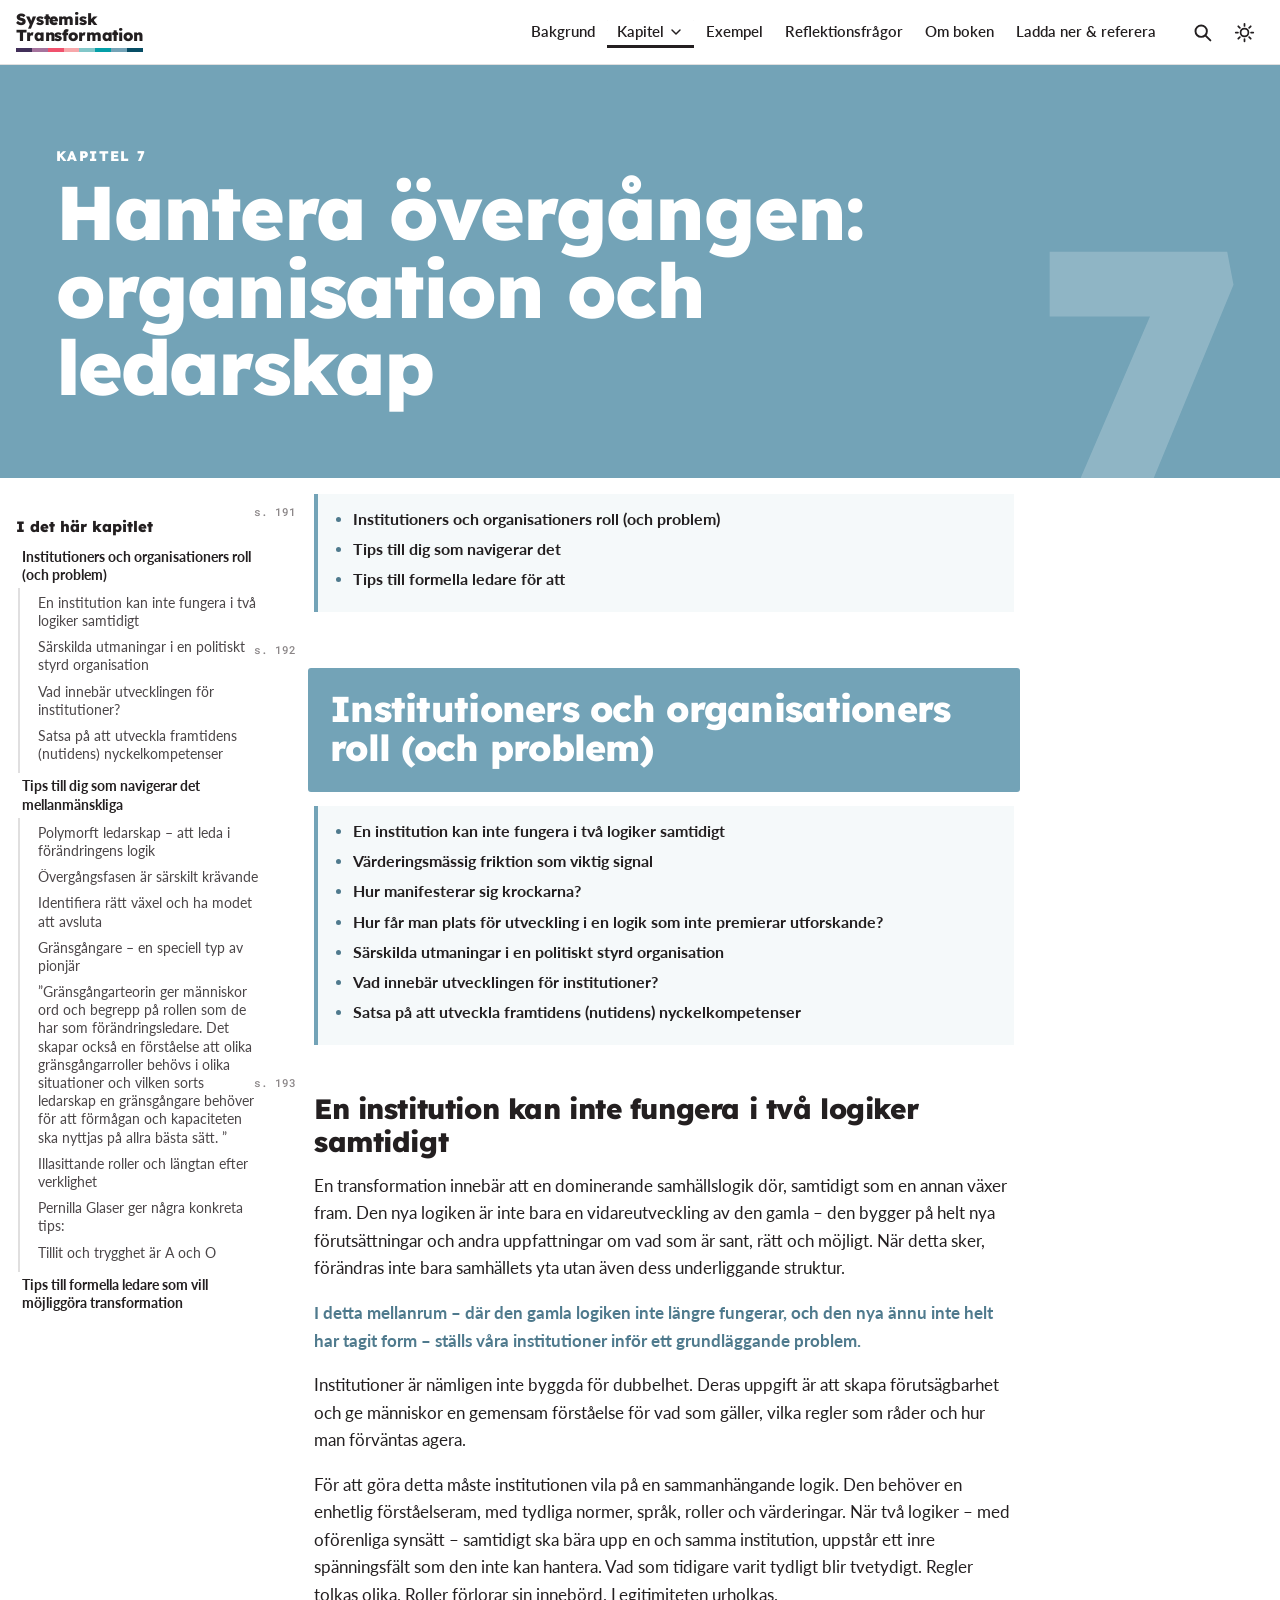
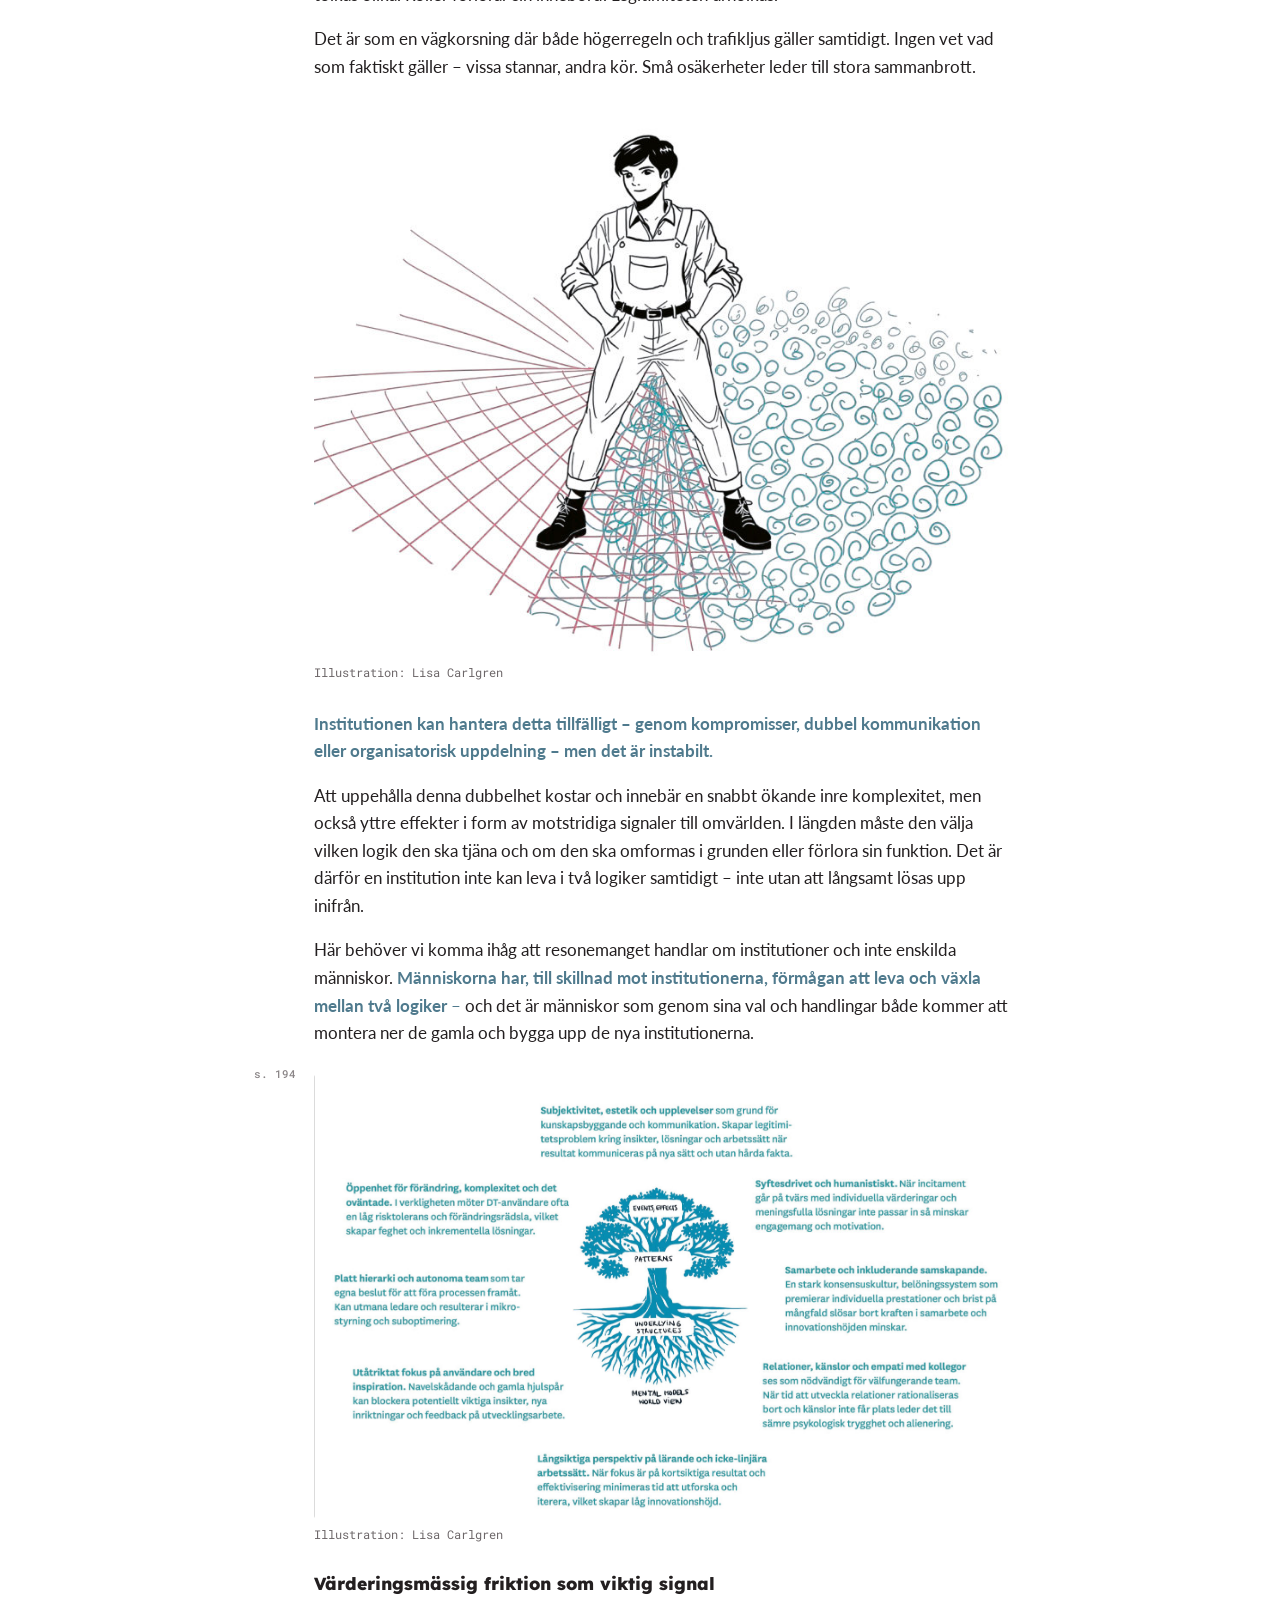
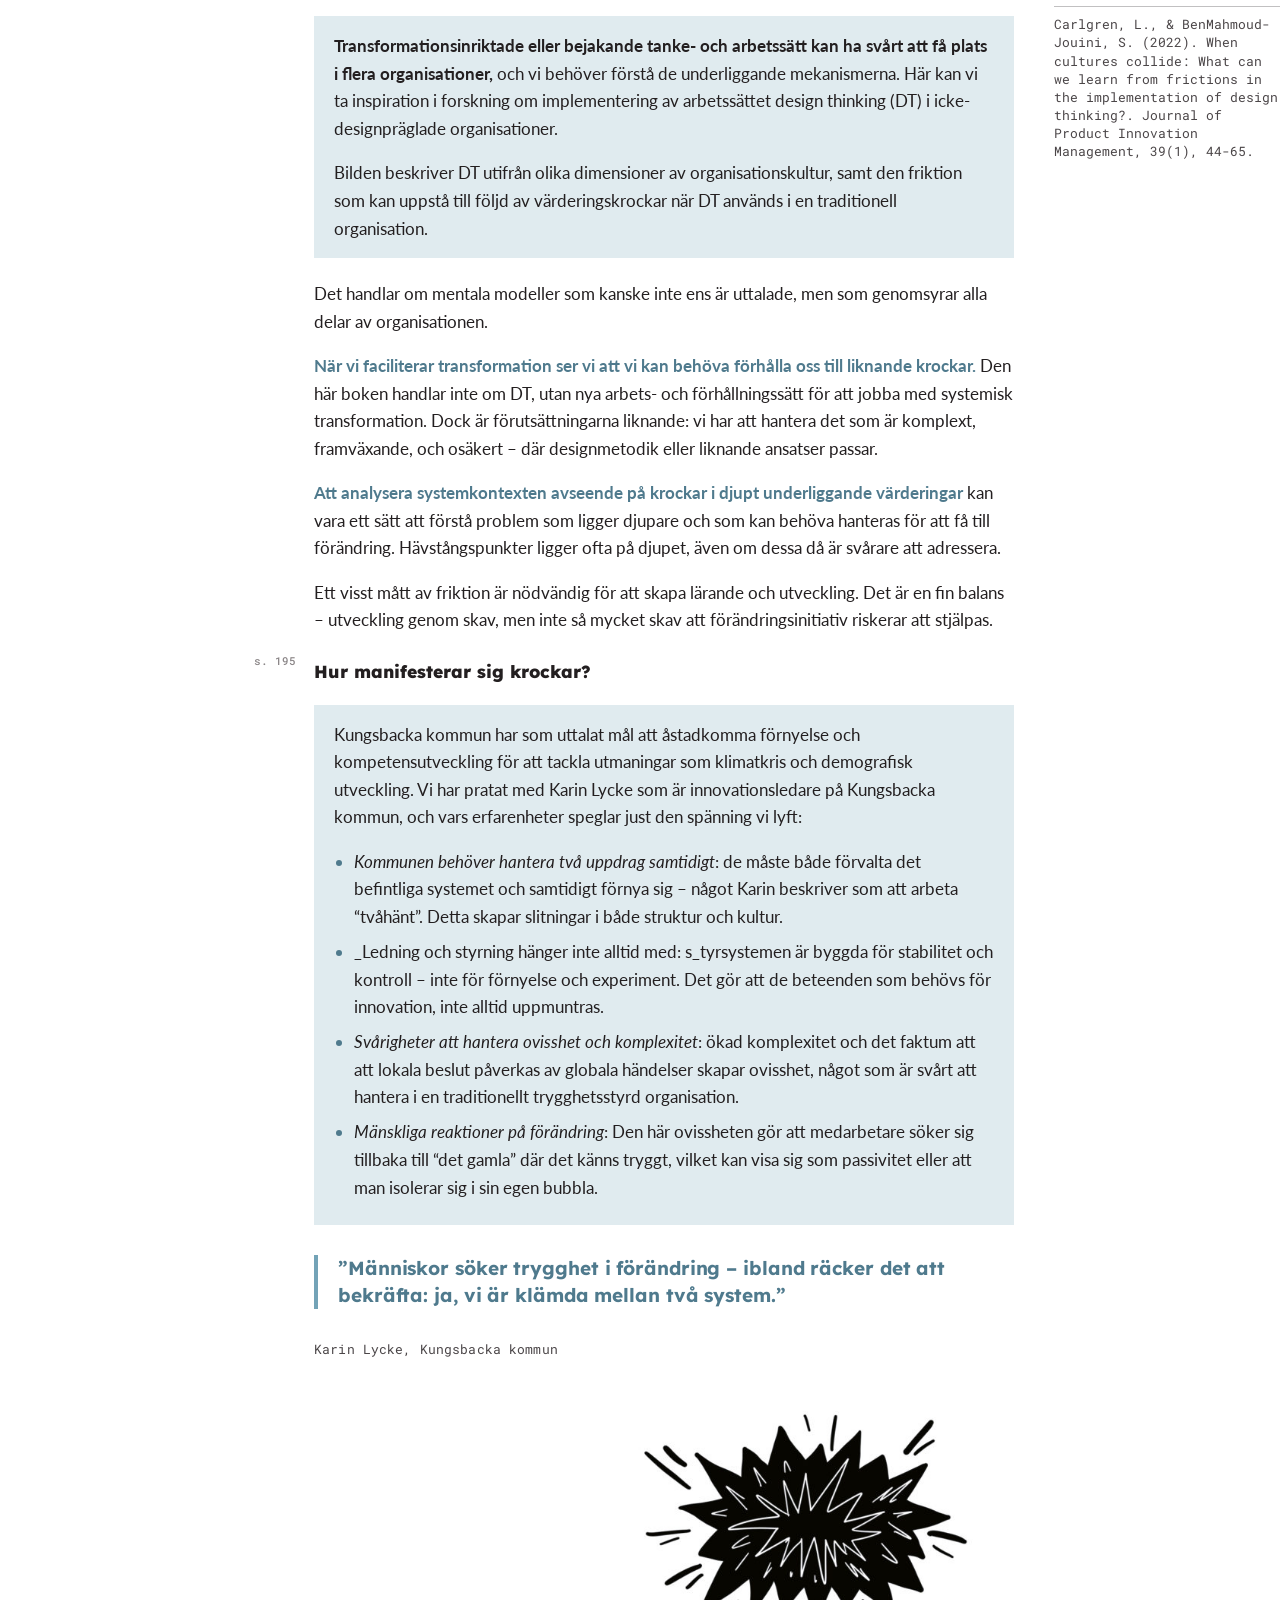
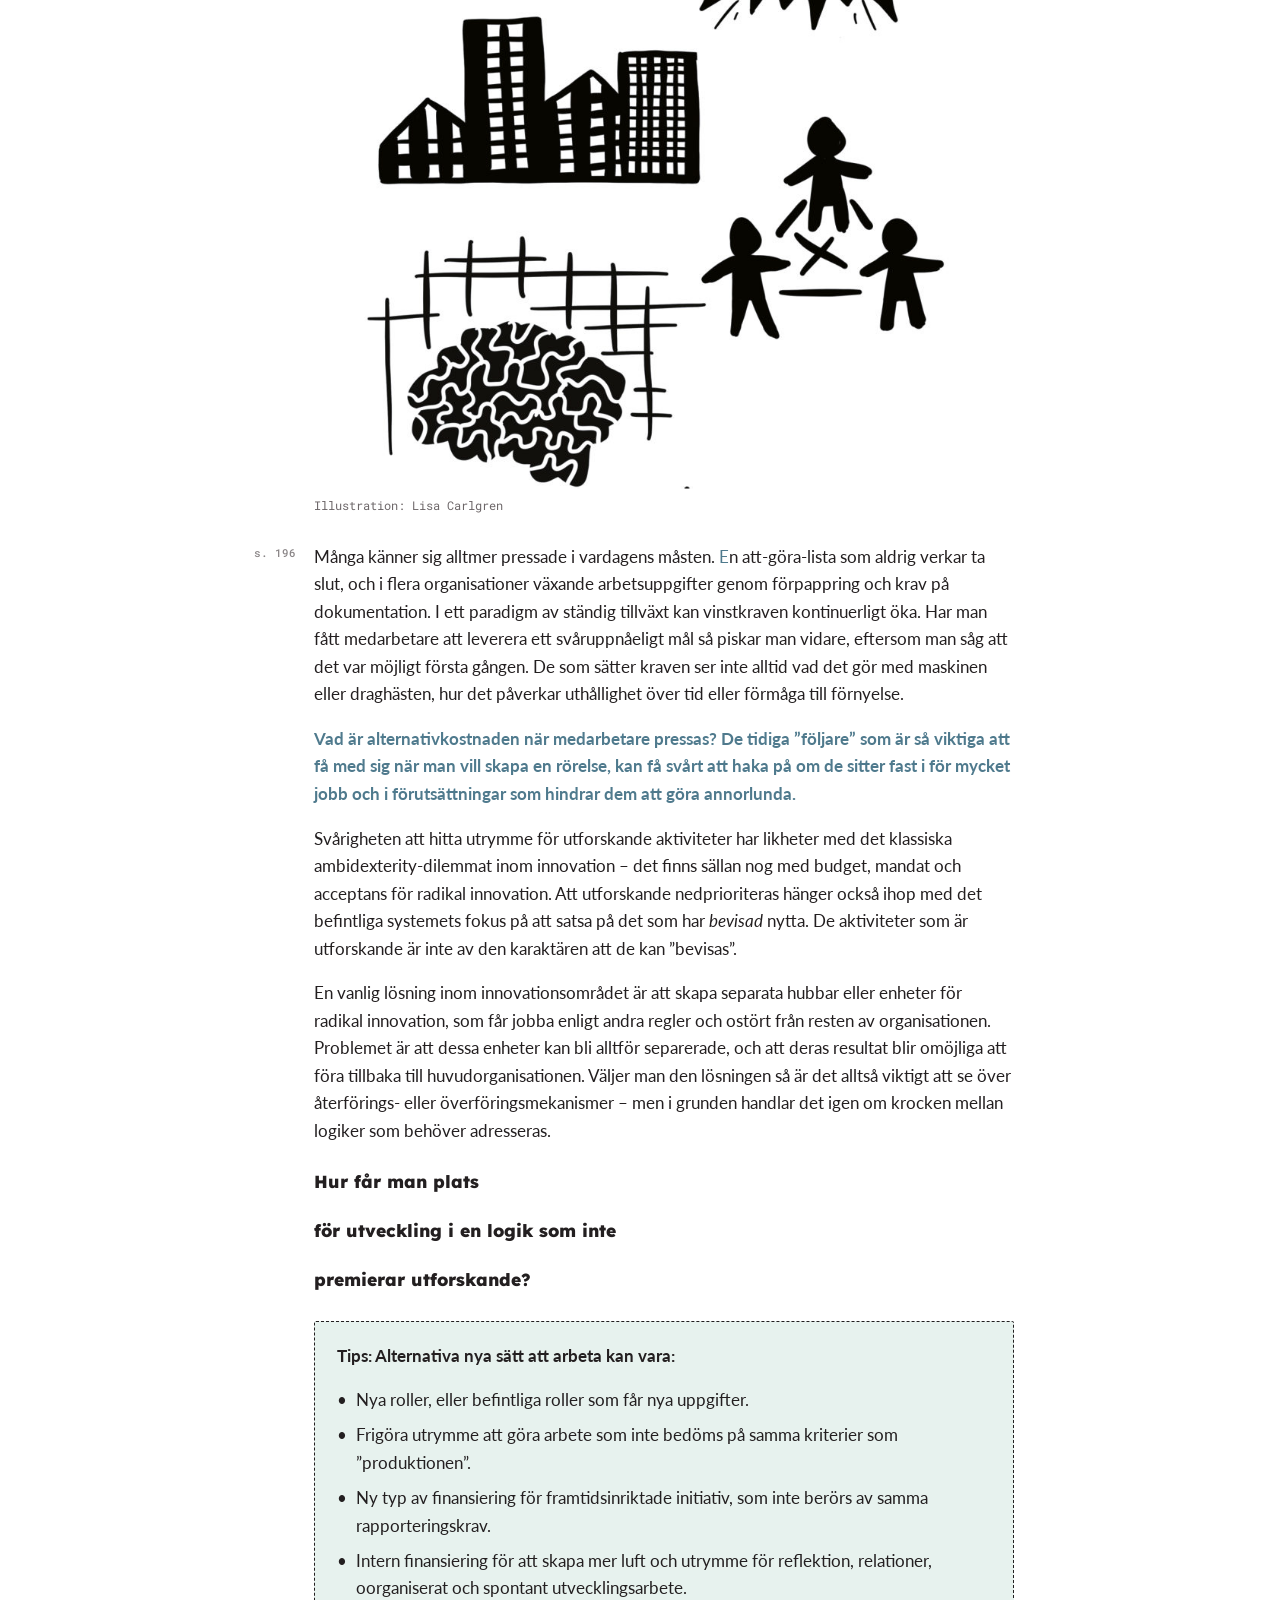
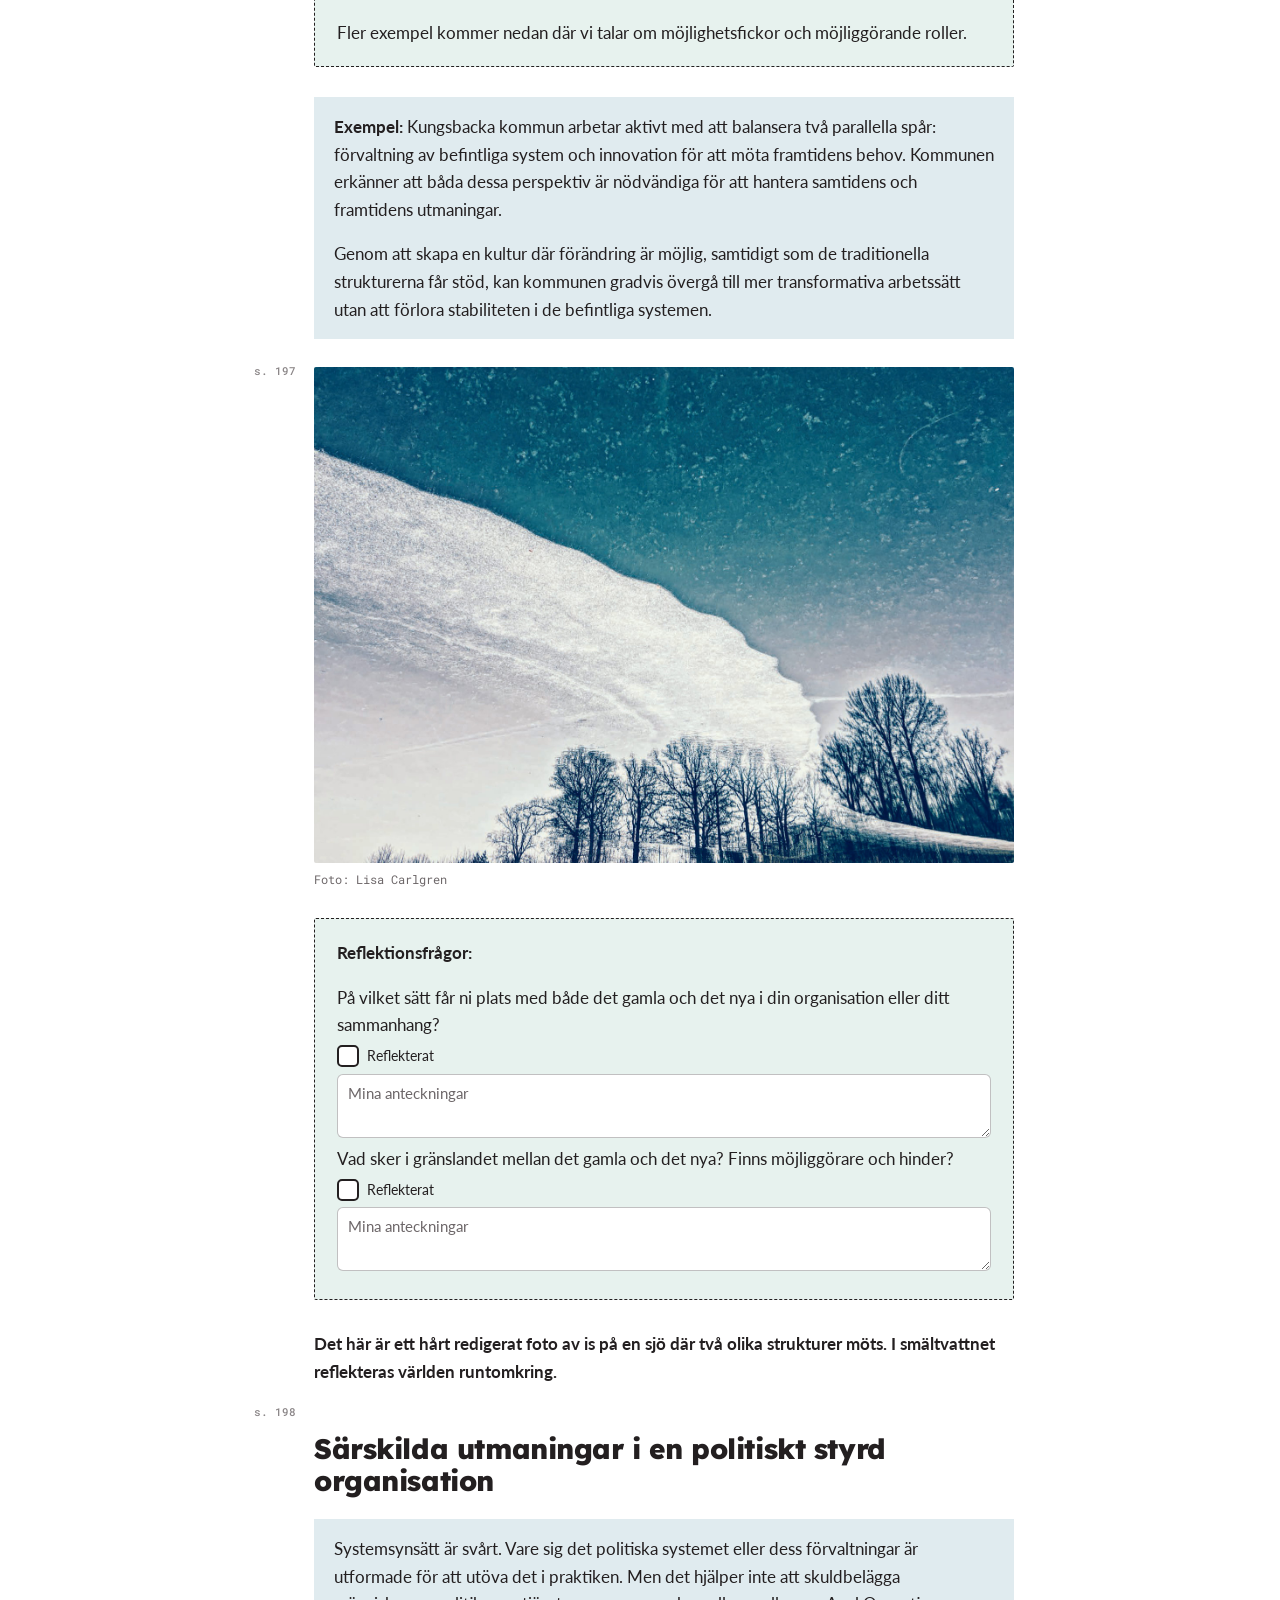
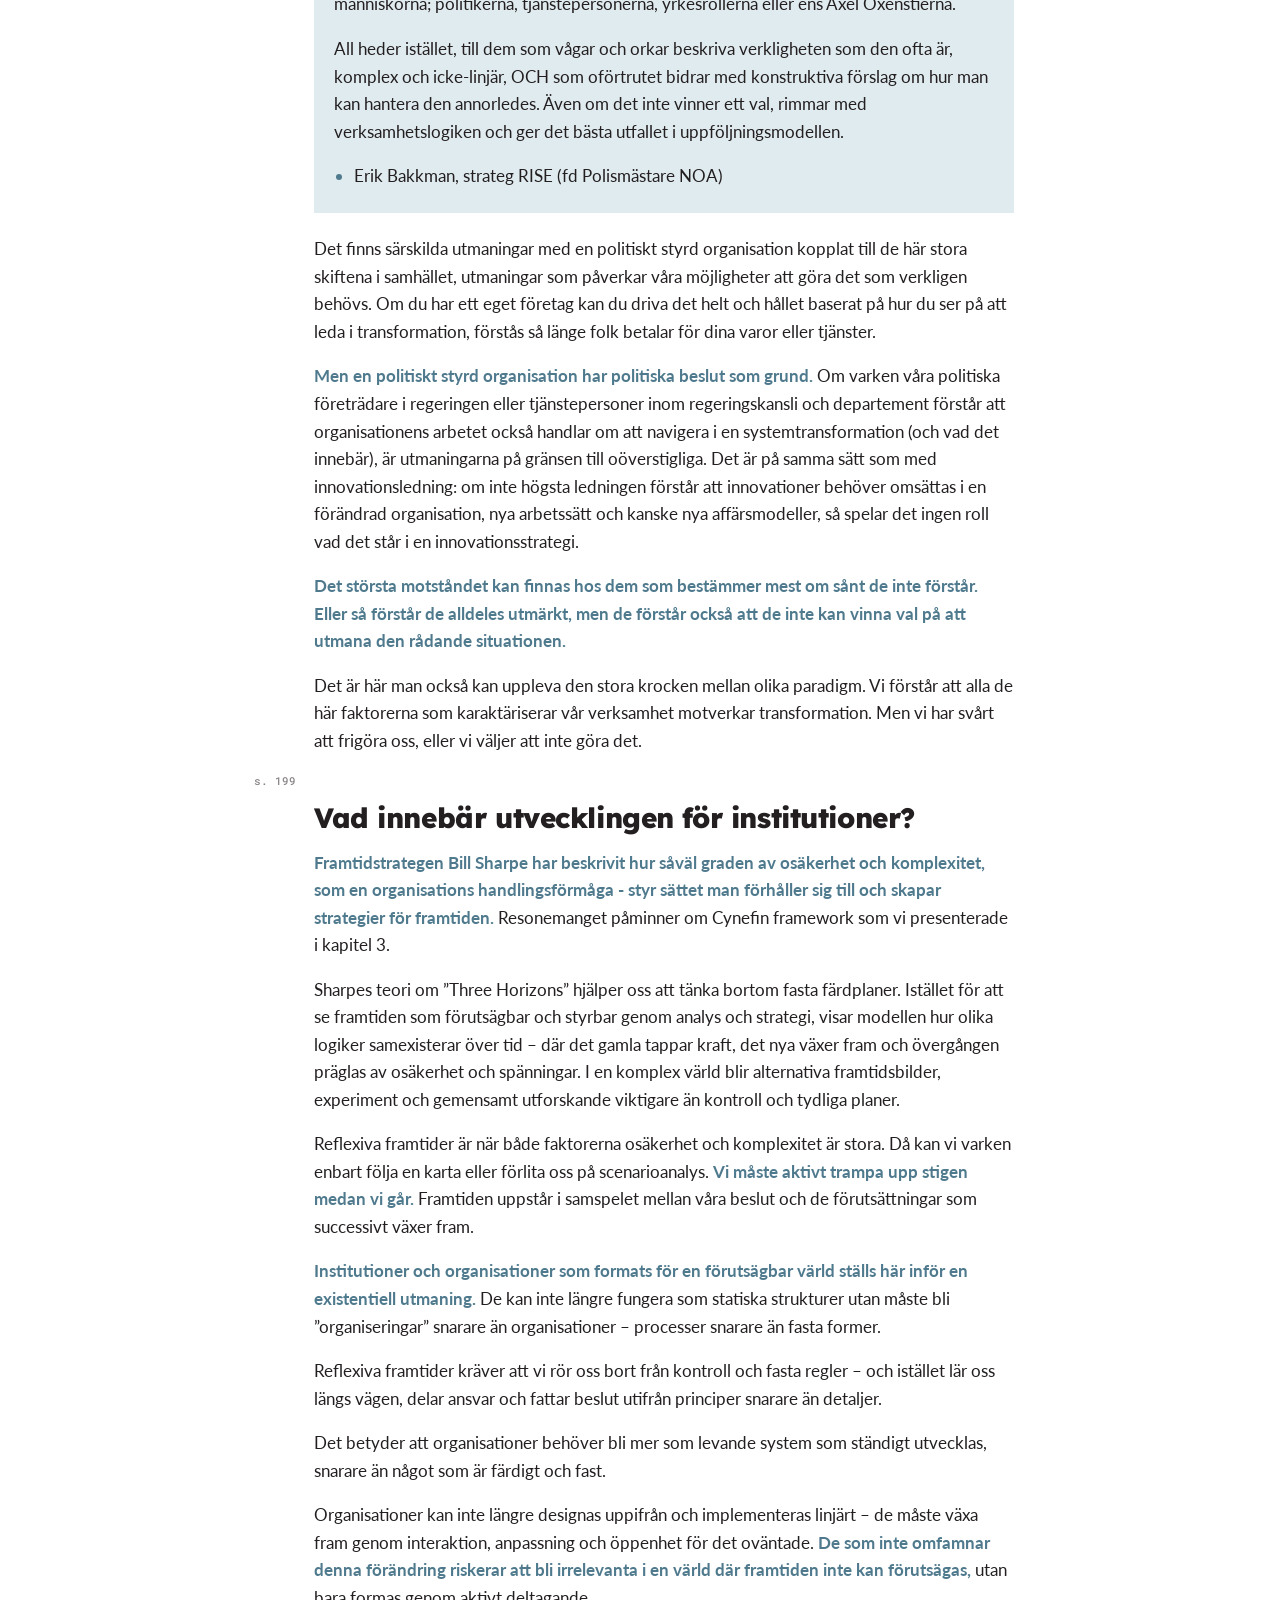
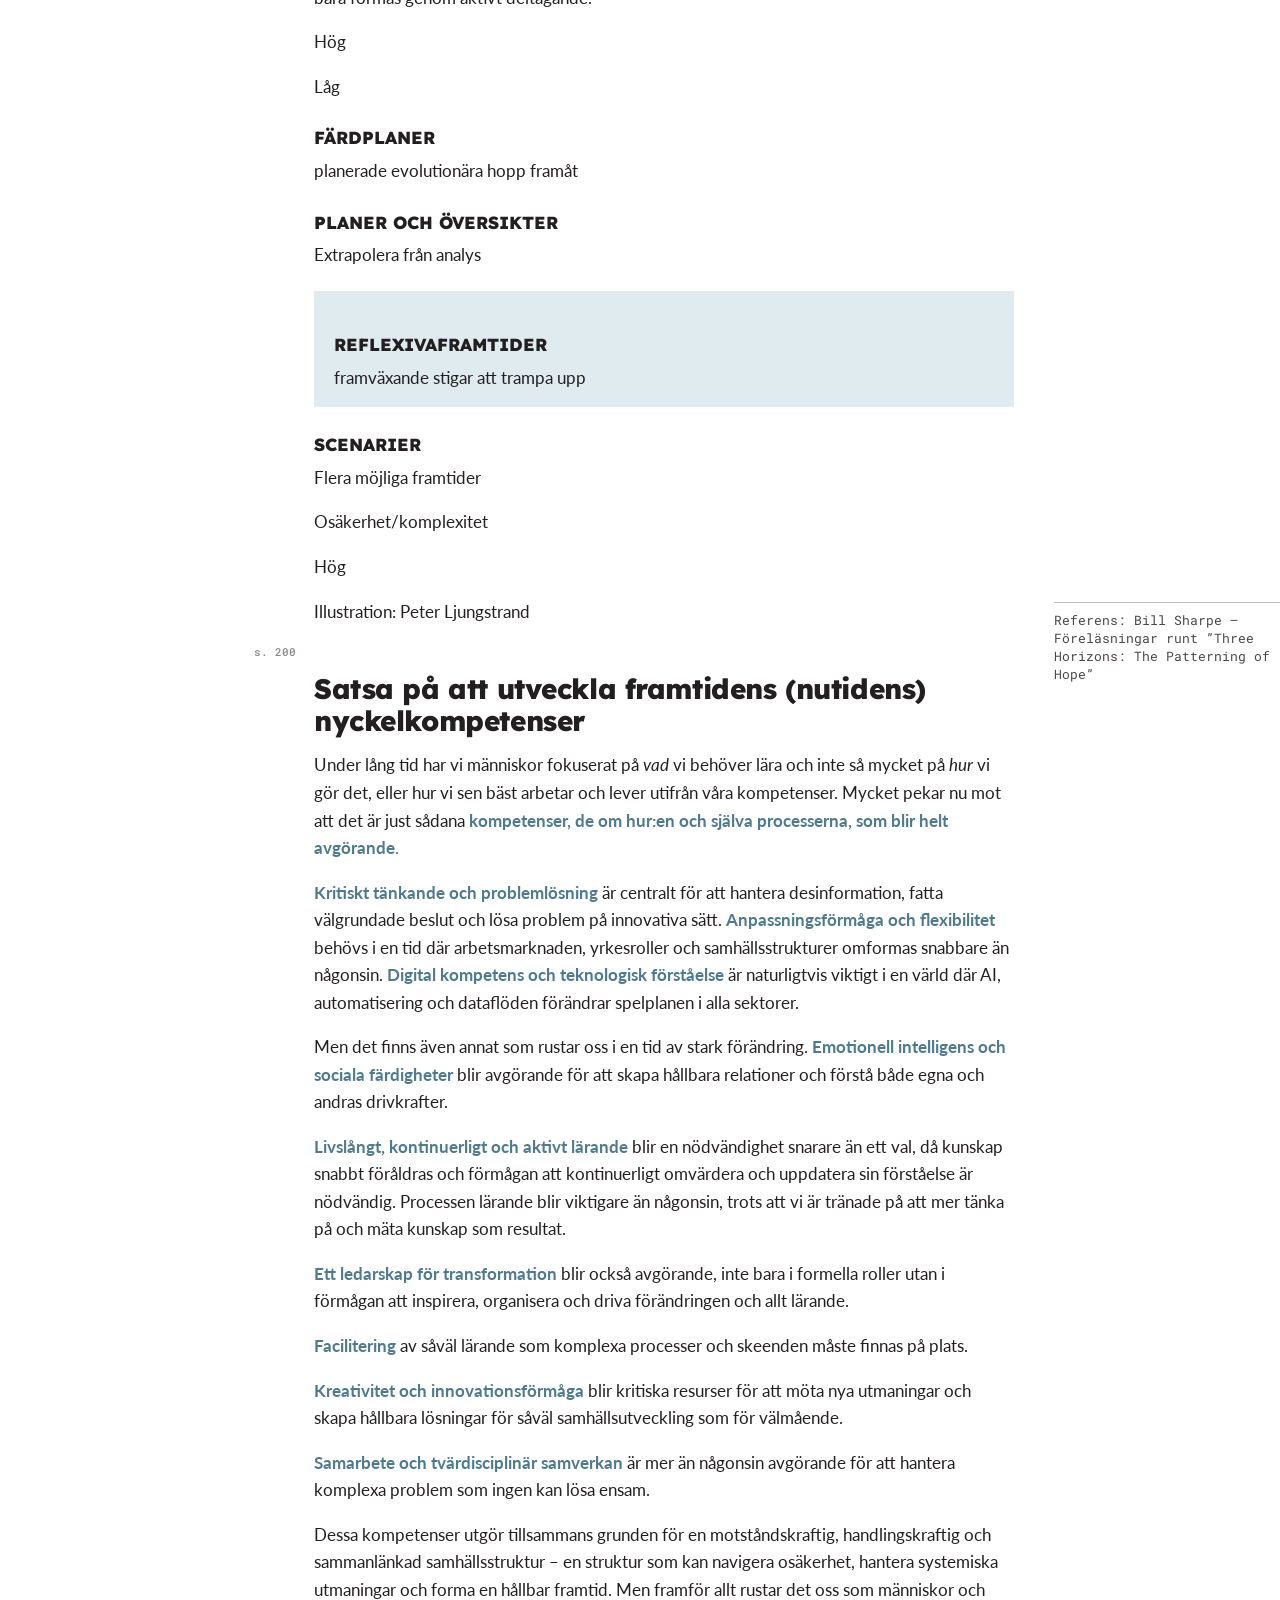
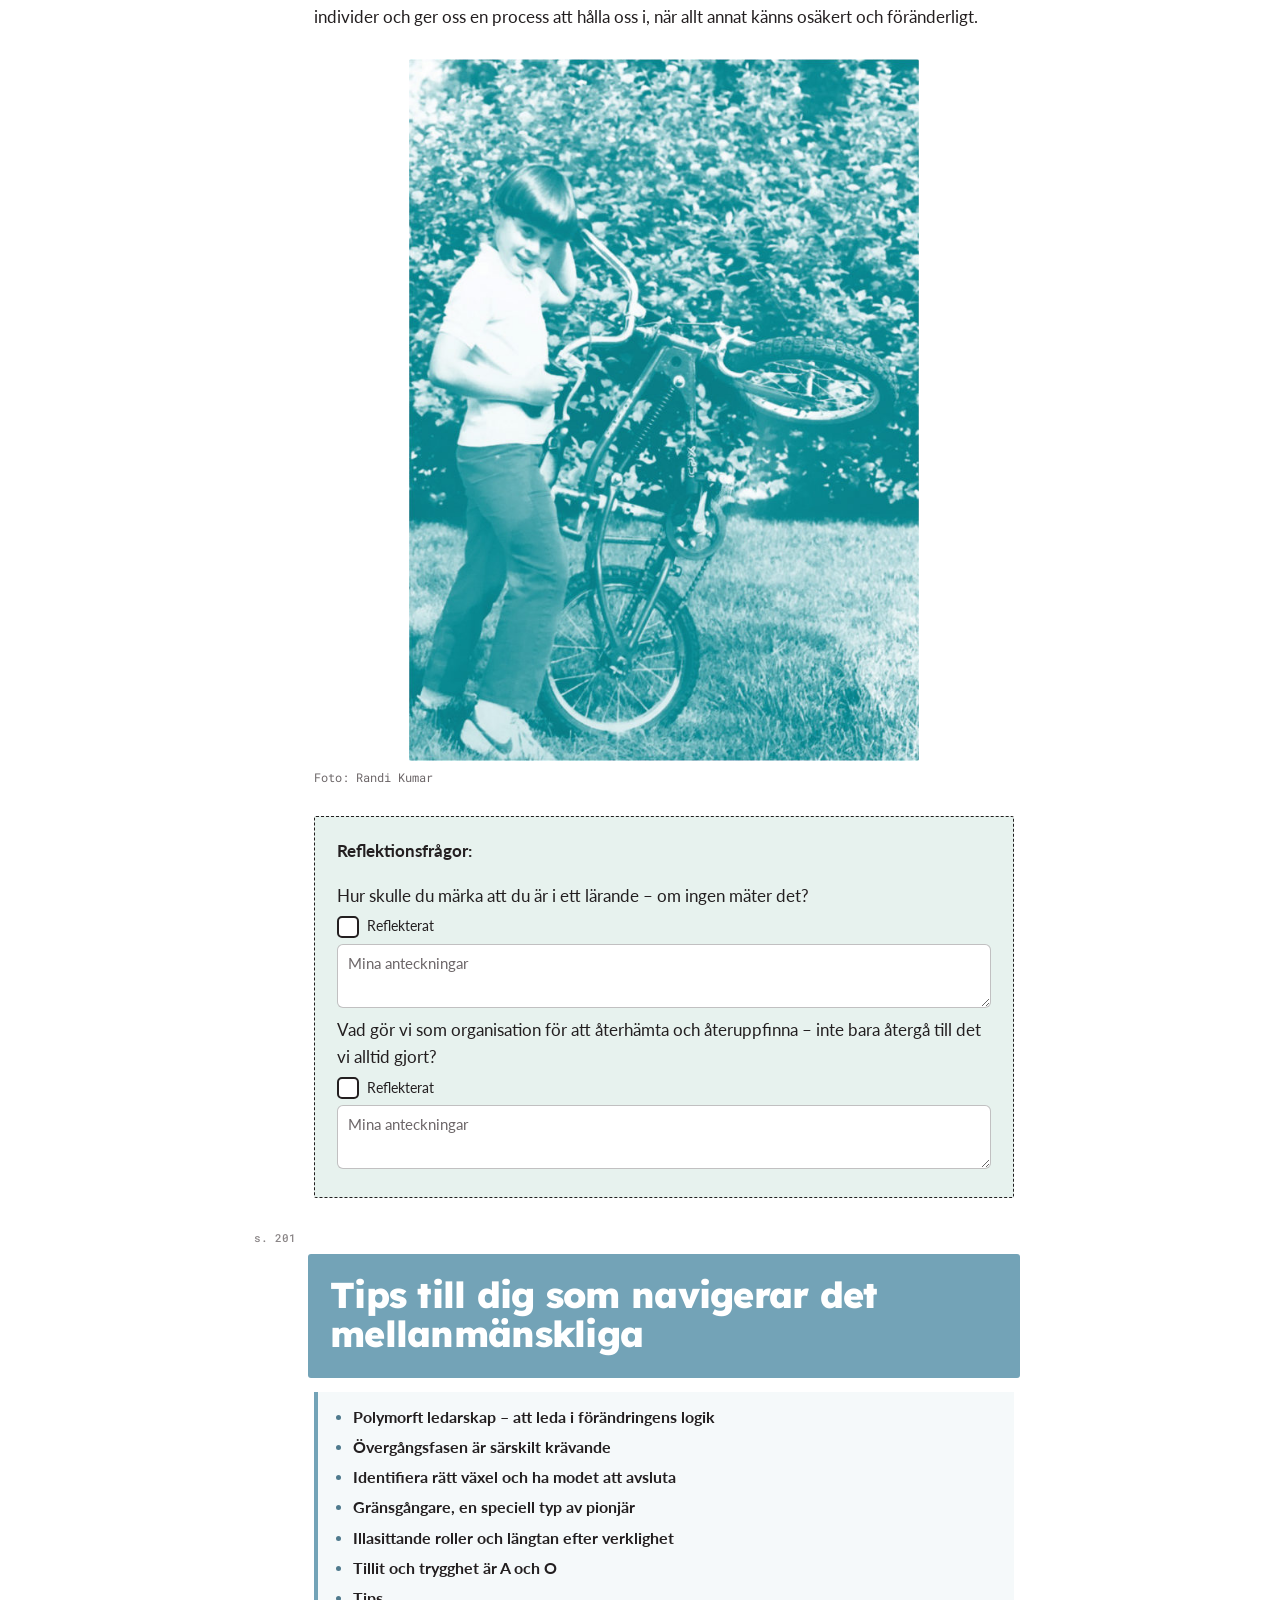
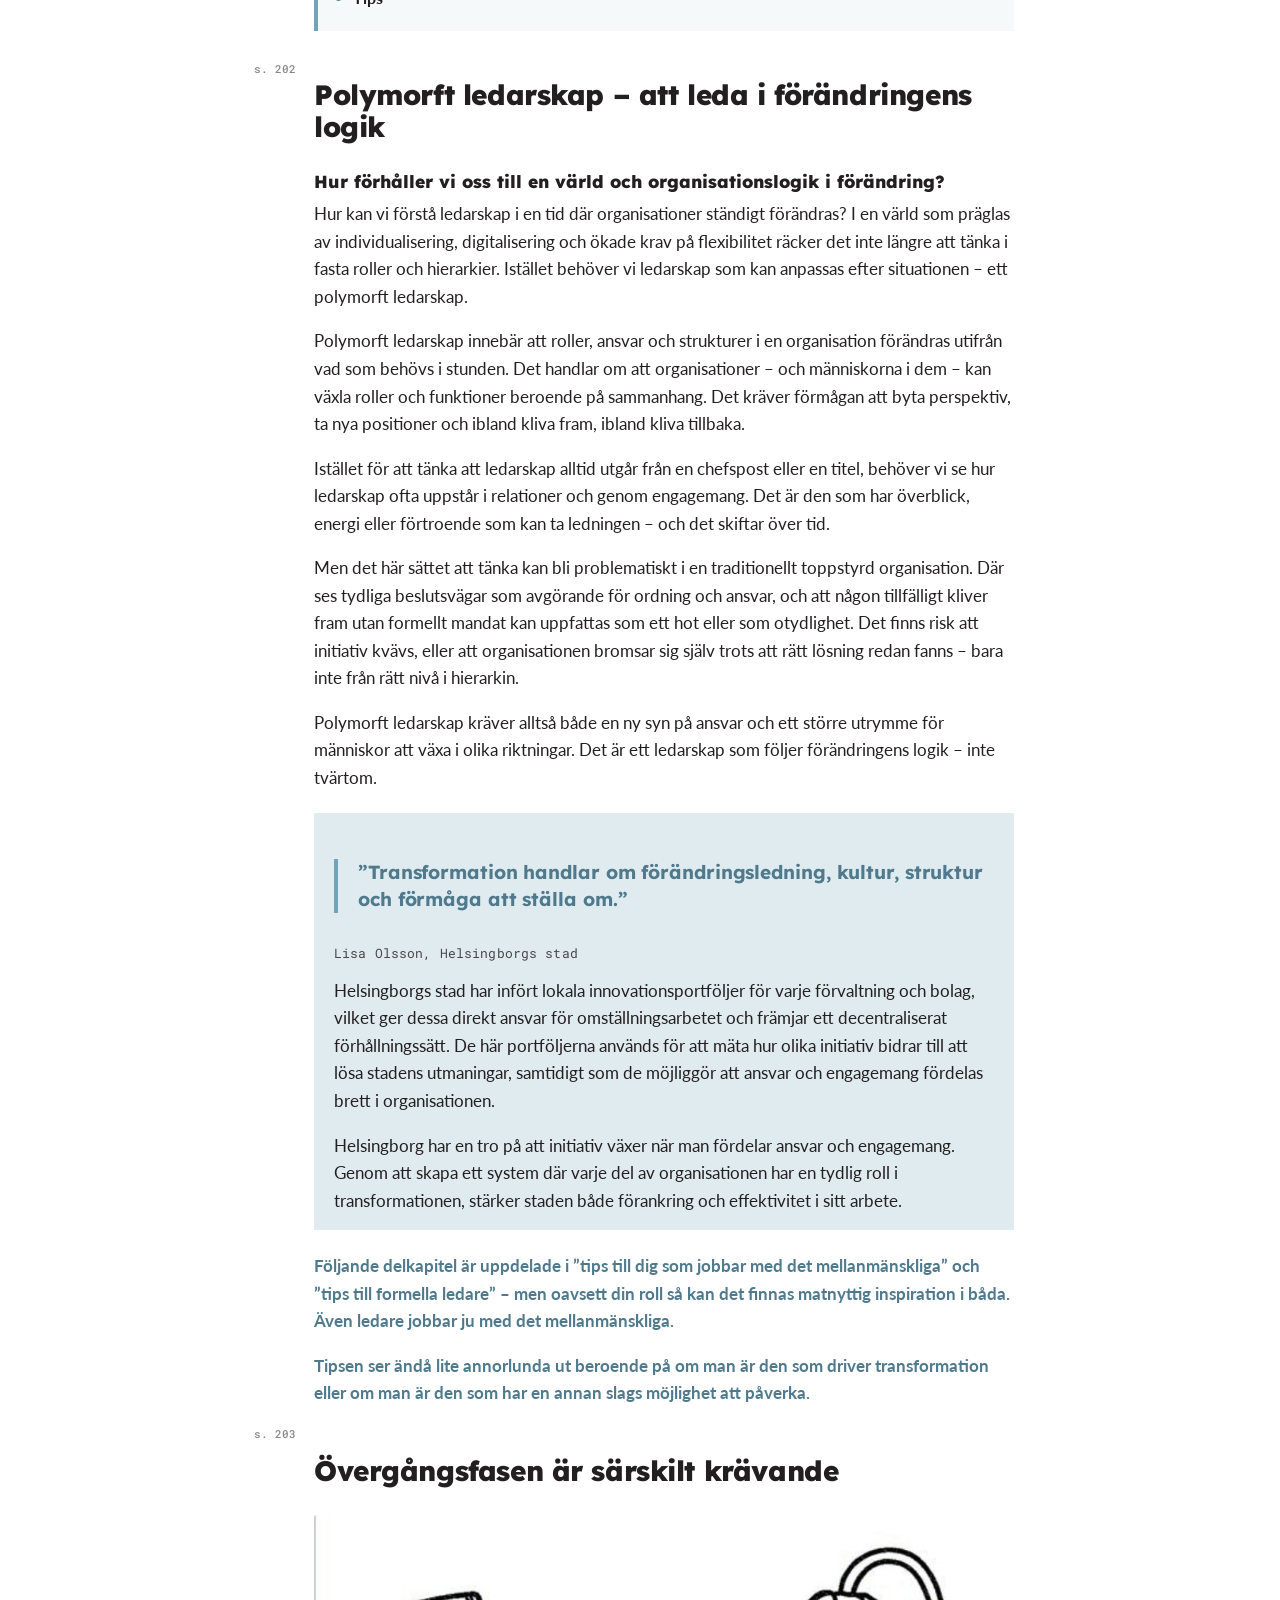
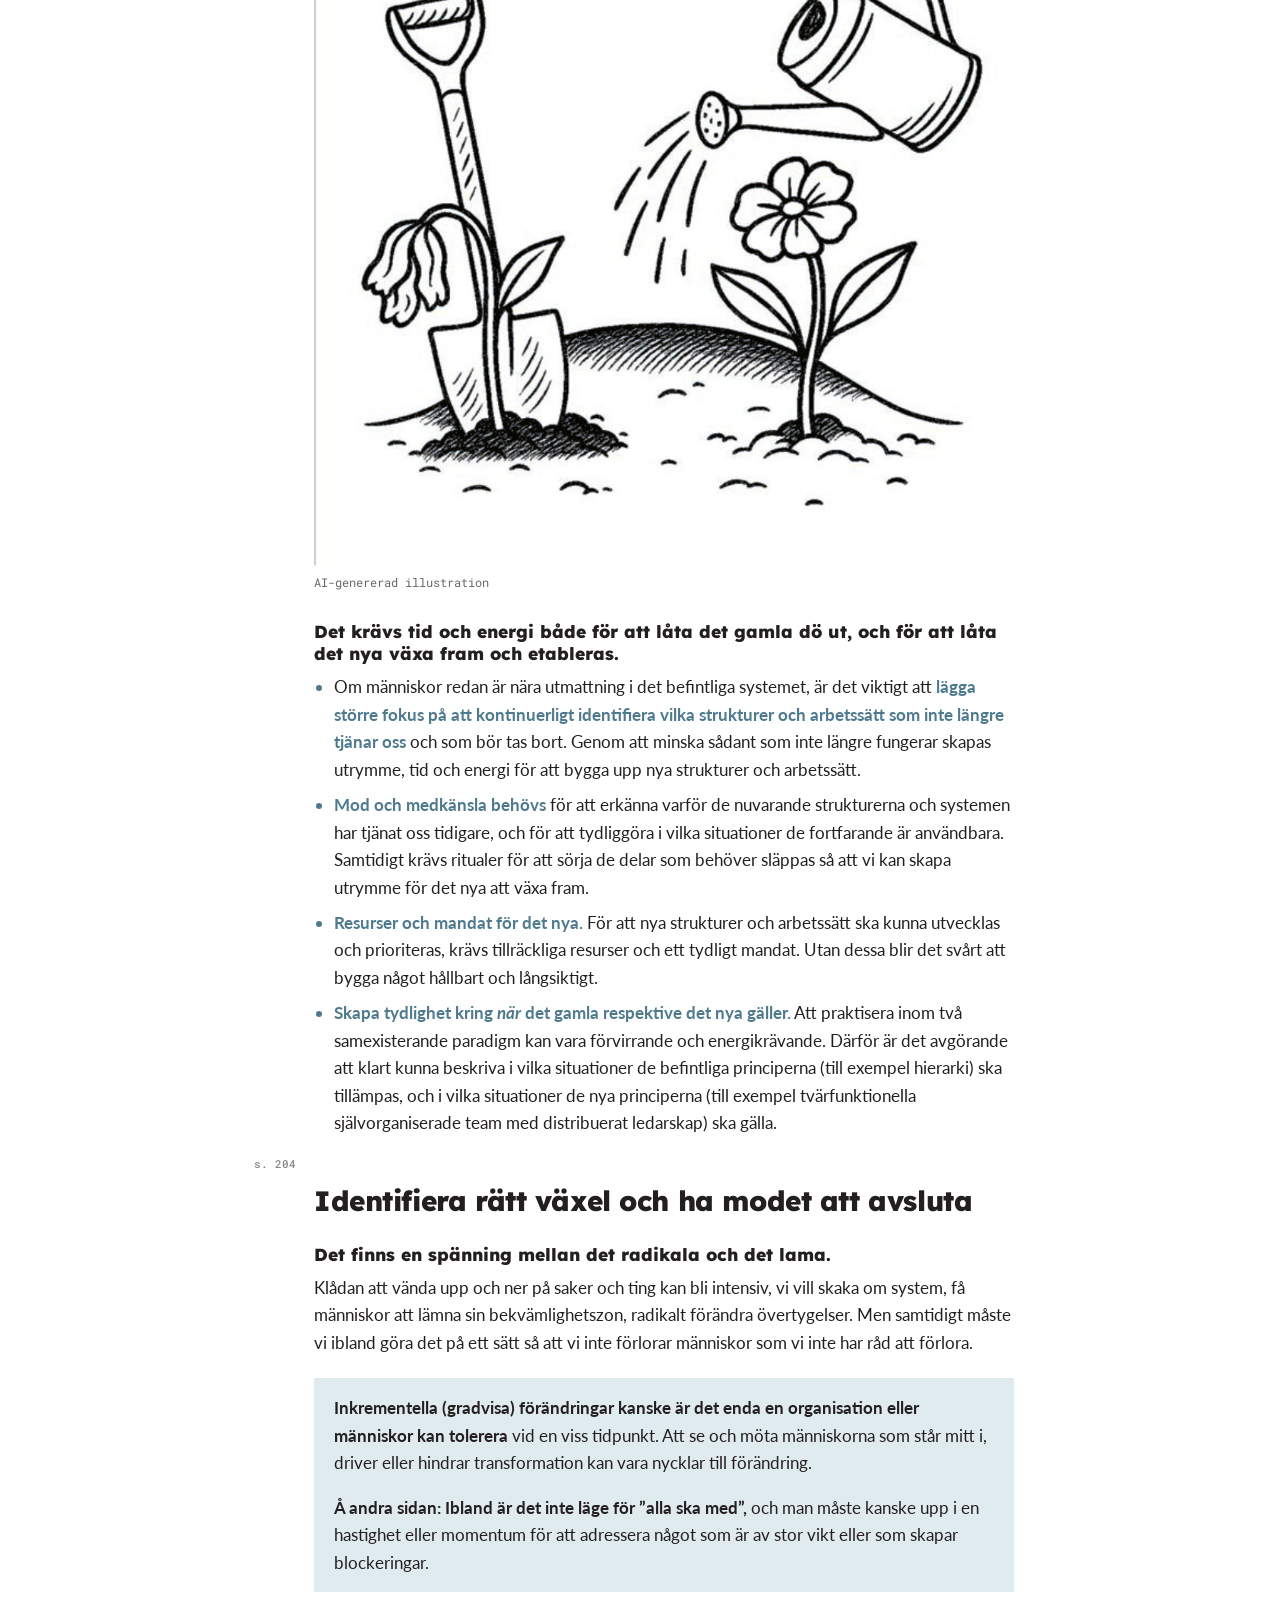
<file: kapitel-7.html>
<!doctype html>
<html lang="sv" style="--kap:#73a3b7;--on-kap:#ffffff;--ink-l:#4f7a8d;--ink-d:#a9cddc">
<head>
<meta charset="utf-8">
<meta name="viewport" content="width=device-width, initial-scale=1">
<title>Hantera övergången: organisation och ledarskap – Systemisk Transformation</title>
<meta name="description" content="Hantera övergången: organisation och ledarskap. Ur Forskarnas guide till Systemisk Transformation.">
<meta name="color-scheme" content="light dark">
<script>try{var t=localStorage.getItem('st-tema');if(t)document.documentElement.dataset.theme=t;}catch(e){}</script>
<link rel="preconnect" href="https://fonts.googleapis.com">
<link rel="preconnect" href="https://fonts.gstatic.com" crossorigin>
<link href="https://fonts.googleapis.com/css2?family=Lato:ital,wght@0,400;0,700;1,400;1,700&family=Lexend:wght@600;800&family=Roboto+Mono:wght@400;500&family=Caveat:wght@600&display=swap" rel="stylesheet">
<link rel="stylesheet" href="assets/style.css">
<link rel="icon" href="assets/favicon.svg" type="image/svg+xml">
</head>
<body class="kap kap-k07">
<svg xmlns="http://www.w3.org/2000/svg" style="display:none" aria-hidden="true">
<symbol id="i-chev" viewBox="0 0 24 24"><path d="M6 9l6 6 6-6" fill="none" stroke="currentColor" stroke-width="2.2" stroke-linecap="round" stroke-linejoin="round"/></symbol>
<symbol id="i-sok" viewBox="0 0 24 24"><g fill="none" stroke="currentColor" stroke-width="2.2" stroke-linecap="round"><circle cx="10.5" cy="10.5" r="6.5"/><path d="M15.5 15.5L21 21"/></g></symbol>
<symbol id="i-sol" viewBox="0 0 24 24"><g fill="none" stroke="currentColor" stroke-width="2" stroke-linecap="round"><circle cx="12" cy="12" r="4.5"/><path d="M12 2v2.5M12 19.5V22M2 12h2.5M19.5 12H22M4.9 4.9l1.8 1.8M17.3 17.3l1.8 1.8M4.9 19.1l1.8-1.8M17.3 6.7l1.8-1.8"/></g></symbol>
<symbol id="i-mane" viewBox="0 0 24 24"><path d="M20 14.5A8.5 8.5 0 0 1 9.5 4a8.5 8.5 0 1 0 10.5 10.5z" fill="none" stroke="currentColor" stroke-width="2" stroke-linejoin="round"/></symbol>
<symbol id="i-meny" viewBox="0 0 24 24"><path d="M4 7h16M4 12h16M4 17h16" fill="none" stroke="currentColor" stroke-width="2.2" stroke-linecap="round"/></symbol>
<symbol id="i-x" viewBox="0 0 24 24"><path d="M6 6l12 12M18 6L6 18" fill="none" stroke="currentColor" stroke-width="2.2" stroke-linecap="round"/></symbol>
<symbol id="i-kopia" viewBox="0 0 24 24"><g fill="none" stroke="currentColor" stroke-width="2" stroke-linejoin="round"><rect x="8" y="8" width="12" height="12" rx="2"/><path d="M16 8V5a1 1 0 0 0-1-1H5a1 1 0 0 0-1 1v10a1 1 0 0 0 1 1h3"/></g></symbol>
<symbol id="i-bock" viewBox="0 0 24 24"><path d="M5 12.5l4.5 4.5L19 7" fill="none" stroke="currentColor" stroke-width="2.6" stroke-linecap="round" stroke-linejoin="round"/></symbol>
<symbol id="i-hand" viewBox="0 0 24 24"><path d="M8 13V5.5a1.5 1.5 0 0 1 3 0V11m0-6.5a1.5 1.5 0 0 1 3 0V11m0-5a1.5 1.5 0 0 1 3 0v5.5m0-3a1.5 1.5 0 0 1 3 0V15a7 7 0 0 1-7 7h-1a7 7 0 0 1-5.6-2.8L3.6 15.4a1.6 1.6 0 0 1 2.4-2l2 1.6" fill="none" stroke="currentColor" stroke-width="1.7" stroke-linecap="round" stroke-linejoin="round"/></symbol>
<symbol id="i-fraga" viewBox="0 0 24 24"><g fill="none" stroke="currentColor" stroke-width="1.8" stroke-linecap="round"><rect x="3" y="3" width="18" height="18" rx="3" stroke-dasharray="3 2.5"/><path d="M9.5 9.5a2.5 2.5 0 1 1 3.5 2.3c-.7.3-1 .9-1 1.6V14"/><circle cx="12" cy="17" r=".6" fill="currentColor"/></g></symbol>
<symbol id="i-citat" viewBox="0 0 24 24"><path d="M5 18c-1-1.5-1-3.6 0-6 1-2.3 3-4 5.5-5l.6 1.4C9 9.4 8 10.6 7.6 12H10v6zm9 0c-1-1.5-1-3.6 0-6 1-2.3 3-4 5.5-5l.6 1.4C18 9.4 17 10.6 16.6 12H19v6z" fill="currentColor"/></symbol>
<symbol id="i-ner" viewBox="0 0 24 24"><path d="M12 4v11m-5-5l5 5 5-5M5 20h14" fill="none" stroke="currentColor" stroke-width="2.2" stroke-linecap="round" stroke-linejoin="round"/></symbol>
<symbol id="i-ut" viewBox="0 0 24 24"><path d="M14 4h6v6M20 4l-9 9M18 14v5a1 1 0 0 1-1 1H5a1 1 0 0 1-1-1V7a1 1 0 0 1 1-1h5" fill="none" stroke="currentColor" stroke-width="2" stroke-linecap="round" stroke-linejoin="round"/></symbol>
<symbol id="i-spela" viewBox="0 0 24 24"><path d="M4 12a8 8 0 1 0 2.4-5.7M4 4v4h4" fill="none" stroke="currentColor" stroke-width="2" stroke-linecap="round" stroke-linejoin="round"/></symbol>
<symbol id="i-pil-v" viewBox="0 0 24 24"><path d="M19 12H5m6-6l-6 6 6 6" fill="none" stroke="currentColor" stroke-width="2.2" stroke-linecap="round" stroke-linejoin="round"/></symbol>
<symbol id="i-pil-h" viewBox="0 0 24 24"><path d="M5 12h14m-6-6l6 6-6 6" fill="none" stroke="currentColor" stroke-width="2.2" stroke-linecap="round" stroke-linejoin="round"/></symbol>
</svg>
<a class="skip" href="#main">Hoppa till innehållet</a>
<header class="topbar">
<div class="topbar-in">
<a class="logo" href="index.html" aria-label="Systemisk Transformation, startsida"><span class="logo-w">Systemisk<br>Transformation</span><span class="logo-bar" aria-hidden="true"><i style="background:#412f59"></i><i style="background:#a5739d"></i><i style="background:#f0516d"></i><i style="background:#f7a7aa"></i><i style="background:#82c7c9"></i><i style="background:#049fa8"></i><i style="background:#73a3b7"></i><i style="background:#074d65"></i></span></a>
<nav class="mainnav" aria-label="Huvudmeny">
<a href="bakgrund.html" class="">Bakgrund</a>
<div class="dd is-current"><button class="dd-btn" aria-expanded="false" aria-controls="dd-kap">Kapitel<svg aria-hidden="true"><use href="#i-chev"/></svg></button>
<ul class="dd-menu" id="dd-kap"><li><a href="bakgrund.html" style="--kap:#49494a;--on-kap:#ffffff"><span class="dd-num">0</span><span>Bakgrund och manual</span></a></li><li><a href="kapitel-1.html" style="--kap:#412f59;--on-kap:#ffffff"><span class="dd-num">1</span><span>Introduktion och definitioner</span></a></li><li><a href="kapitel-2.html" style="--kap:#a5739d;--on-kap:#ffffff"><span class="dd-num">2</span><span>Vad är det som händer?</span></a></li><li><a href="kapitel-3.html" style="--kap:#f0516d;--on-kap:#ffffff"><span class="dd-num">3</span><span>En ny logik för en värld i förändring</span></a></li><li><a href="kapitel-4.html" style="--kap:#f7a7aa;--on-kap:#231f20"><span class="dd-num">4</span><span>Människan i transformation</span></a></li><li><a href="kapitel-5.html" style="--kap:#82c7c9;--on-kap:#231f20"><span class="dd-num">5</span><span>Transformation som hantverk</span></a></li><li><a href="kapitel-6.html" style="--kap:#049fa8;--on-kap:#ffffff"><span class="dd-num">6</span><span>Att driva transformationsprocesser i praktiken</span></a></li><li><a href="kapitel-7.html" aria-current="page" style="--kap:#73a3b7;--on-kap:#ffffff"><span class="dd-num">7</span><span>Hantera övergången: organisation och ledarskap</span></a></li><li><a href="kapitel-8.html" style="--kap:#074d65;--on-kap:#ffffff"><span class="dd-num">8</span><span>Facilitera systemisk transformation</span></a></li></ul></div>
<a href="exempel.html" class="">Exempel</a><a href="reflektion.html" class="">Reflektionsfrågor</a><a href="om.html" class="">Om boken</a><a href="ladda-ner.html" class="">Ladda ner &amp; referera</a>
</nav>
<div class="tools">
<button class="icon-btn sok-btn" aria-label="Sök i boken" title="Sök i boken (/)"><svg aria-hidden="true"><use href="#i-sok"/></svg></button>
<button class="icon-btn tema-btn" aria-label="Byt mellan ljust och mörkt tema" title="Byt mellan ljust och mörkt tema"><svg class="sun" aria-hidden="true"><use href="#i-sol"/></svg><svg class="moon" aria-hidden="true"><use href="#i-mane"/></svg></button>
<button class="icon-btn meny-btn" aria-label="Meny" aria-expanded="false" aria-controls="mobilmeny"><svg aria-hidden="true"><use href="#i-meny"/></svg></button>
</div>
</div>
<div class="progress" aria-hidden="true"><i></i></div>
</header>
<div class="mobilmeny" id="mobilmeny" hidden>
<nav aria-label="Meny">
<a href="index.html">Startsida</a>
<p class="mm-h">Kapitel</p>
<ul><li><a href="bakgrund.html" style="--kap:#49494a;--on-kap:#ffffff"><span class="dd-num">0</span><span>Bakgrund och manual</span></a></li><li><a href="kapitel-1.html" style="--kap:#412f59;--on-kap:#ffffff"><span class="dd-num">1</span><span>Introduktion och definitioner</span></a></li><li><a href="kapitel-2.html" style="--kap:#a5739d;--on-kap:#ffffff"><span class="dd-num">2</span><span>Vad är det som händer?</span></a></li><li><a href="kapitel-3.html" style="--kap:#f0516d;--on-kap:#ffffff"><span class="dd-num">3</span><span>En ny logik för en värld i förändring</span></a></li><li><a href="kapitel-4.html" style="--kap:#f7a7aa;--on-kap:#231f20"><span class="dd-num">4</span><span>Människan i transformation</span></a></li><li><a href="kapitel-5.html" style="--kap:#82c7c9;--on-kap:#231f20"><span class="dd-num">5</span><span>Transformation som hantverk</span></a></li><li><a href="kapitel-6.html" style="--kap:#049fa8;--on-kap:#ffffff"><span class="dd-num">6</span><span>Att driva transformationsprocesser i praktiken</span></a></li><li><a href="kapitel-7.html" aria-current="page" style="--kap:#73a3b7;--on-kap:#ffffff"><span class="dd-num">7</span><span>Hantera övergången: organisation och ledarskap</span></a></li><li><a href="kapitel-8.html" style="--kap:#074d65;--on-kap:#ffffff"><span class="dd-num">8</span><span>Facilitera systemisk transformation</span></a></li></ul>
<p class="mm-h">Mer</p>
<a href="exempel.html">Exempel från praktiken</a>
<a href="reflektion.html">Reflektionsfrågor</a>
<a href="om.html">Om boken</a>
<a href="ladda-ner.html">Ladda ner &amp; referera</a>
</nav>
</div>
<div class="sok" id="sok" hidden role="dialog" aria-modal="true" aria-label="Sök i boken">
<div class="sok-panel">
<div class="sok-rad"><svg aria-hidden="true"><use href="#i-sok"/></svg><input type="search" id="sok-in" placeholder="Sök i boken, t.ex. möjlighetsfickor" autocomplete="off" aria-label="Sökord"><button class="icon-btn sok-stang" aria-label="Stäng"><svg aria-hidden="true"><use href="#i-x"/></svg></button></div>
<p class="sok-info" id="sok-info" aria-live="polite"></p>
<ol class="sok-res" id="sok-res"></ol>
</div></div>
<main id="main" class="kapitel">
<header class="kap-hero">
<div class="kap-hero-in">
<p class="kap-label">KAPITEL 7</p>
<h1>Hantera övergången: organisation och ledarskap</h1>
<p class="kap-num" aria-hidden="true">7</p>
</div>
</header>
<div class="las">
<aside class="sidtoc" aria-label="Innehåll i kapitlet"><details open><summary>I det här kapitlet</summary><ol><li class="t2"><a href="#institutioners-och-organisationers-roll-och-problem">Institutioners och organisationers roll (och problem)</a><ol><li class="t3"><a href="#en-institution-kan-inte-fungera-i-tva-logiker-samtidigt">En institution kan inte fungera i två logiker samtidigt</a></li><li class="t3"><a href="#sarskilda-utmaningar-i-en-politiskt-styrd-organisation">Särskilda utmaningar i en politiskt styrd organisation</a></li><li class="t3"><a href="#vad-innebar-utvecklingen-for-institutioner">Vad innebär utvecklingen för institutioner?</a></li><li class="t3"><a href="#satsa-pa-att-utveckla-framtidens-nutidens-nyckelkompetenser">Satsa på att utveckla framtidens (nutidens) nyckelkompetenser</a></li></ol></li><li class="t2"><a href="#tips-till-dig-som-navigerar-det-mellanmanskliga">Tips till dig som navigerar det mellanmänskliga</a><ol><li class="t3"><a href="#polymorft-ledarskap-att-leda-i-forandringens-logik">Polymorft ledarskap – att leda i förändringens logik</a></li><li class="t3"><a href="#overgangsfasen-ar-sarskilt-kravande">Övergångsfasen är särskilt krävande</a></li><li class="t3"><a href="#identifiera-ratt-vaxel-och-ha-modet-att-avsluta">Identifiera rätt växel och ha modet att avsluta</a></li><li class="t3"><a href="#gransgangare-en-speciell-typ-av-pionjar">Gränsgångare – en speciell typ av pionjär</a></li><li class="t3"><a href="#gransgangarteorin-ger-manniskor-ord-och-begrepp-pa-rollen-so">”Gränsgångarteorin ger människor ord och begrepp på rollen som de har som förändringsledare. Det skapar också en förståelse att olika gränsgångarroller behövs i olika situationer och vilken sorts ledarskap en gränsgångare behöver för att förmågan och kapaciteten ska nyttjas på allra bästa sätt. ”</a></li><li class="t3"><a href="#illasittande-roller-och-langtan-efter-verklighet">Illasittande roller och längtan efter verklighet</a></li><li class="t3"><a href="#pernilla-glaser-ger-nagra-konkreta-tips">Pernilla Glaser ger några konkreta tips:</a></li><li class="t3"><a href="#tillit-och-trygghet-ar-a-och-o">Tillit och trygghet är A och O</a></li></ol></li><li class="t2"><a href="#tips-till-formella-ledare-som-vill-mojliggora-transformation">Tips till formella ledare som vill möjliggöra transformation</a><ol><li class="t3"><a href="#anvand-din-position-for-forandring">Använd din position för förändring</a></li><li class="t3"><a href="#oppna-omfokusera-och-skarp-blicken">Öppna, omfokusera och skärp blicken</a></li><li class="t3"><a href="#tips-for-att-arbeta-strategiskt-for-transformation">Tips för att arbeta strategiskt för transformation</a></li><li class="t3"><a href="#skapa-mojlighetsfickor-for-medarbetare">Skapa möjlighetsfickor för medarbetare</a></li><li class="t3"><a href="#konst-som-transformerande-kraft-i-ledarskap-schibbolet-metod">Konst som transformerande kraft i ledarskap Schibbolet-metoden</a></li><li class="t3"><a href="#mellanrummen-dar-manniskor-formar-framtiden">Mellanrummen där människor formar framtiden</a></li><li class="t3"><a href="#nu-kavlar-vi-upp-armarna">Nu kavlar vi upp ärmarna!</a></li></ol></li></ol></details></aside>
<article class="text">
<span class="sidmark" id="s-191" data-s="191" aria-hidden="true"></span>
<nav class="innehall" aria-label="I det här avsnittet"><ul><li>Institutioners och organisationers roll (och problem)</li><li>Tips till dig som navigerar det</li><li>Tips till formella ledare för att</li></ul></nav>
<span class="sidmark" id="s-192" data-s="192" aria-hidden="true"></span>
<h2 id="institutioners-och-organisationers-roll-och-problem" class="sec"><span>Institutioners och organisationers roll (och problem)</span></h2>
<nav class="innehall" aria-label="I det här avsnittet"><ul><li>En institution kan inte fungera i två logiker samtidigt</li><li>Värderingsmässig friktion som viktig signal</li><li>Hur manifesterar sig krockarna?</li><li>Hur får man plats för utveckling i en logik som inte premierar utforskande?</li><li>Särskilda utmaningar i en politiskt styrd organisation</li><li>Vad innebär utvecklingen för institutioner?</li><li>Satsa på att utveckla framtidens (nutidens) nyckelkompetenser</li></ul></nav>
<span class="sidmark" id="s-193" data-s="193" aria-hidden="true"></span>
<h3 id="en-institution-kan-inte-fungera-i-tva-logiker-samtidigt">En institution kan inte fungera i två logiker samtidigt</h3>
<p>En transformation innebär att en dominerande samhällslogik dör, samtidigt som en annan växer fram. Den nya logiken är inte bara en vidareutveckling av den gamla – den bygger på helt nya förutsättningar och andra uppfattningar om vad som är sant, rätt och möjligt. När detta sker, förändras inte bara samhällets yta utan även dess underliggande struktur.</p>
<p><strong><span class="acc">I detta mellanrum – där den gamla logiken inte längre fungerar, och den nya ännu inte helt har tagit form – ställs våra institutioner inför ett grundläggande problem.</span></strong></p>
<p>Institutioner är nämligen inte byggda för dubbelhet. Deras uppgift är att skapa förutsägbarhet och ge människor en gemensam förståelse för vad som gäller, vilka regler som råder och hur man förväntas agera.</p>
<p>För att göra detta måste institutionen vila på en sammanhängande logik. Den behöver en enhetlig förståelseram, med tydliga normer, språk, roller och värderingar. När två logiker – med oförenliga synsätt – samtidigt ska bära upp en och samma institution, uppstår ett inre spänningsfält som den inte kan hantera. Vad som tidigare varit tydligt blir tvetydigt. Regler tolkas olika. Roller förlorar sin innebörd. Legitimiteten urholkas.</p>
<p>Det är som en vägkorsning där både högerregeln och trafikljus gäller samtidigt. Ingen vet vad som faktiskt gäller – vissa stannar, andra kör. Små osäkerheter leder till stora sammanbrott.</p>
<figure class="bild "><img src="img/s193-1.jpg" alt="" loading="lazy"><figcaption>Illustration: Lisa Carlgren</figcaption></figure>
<p><strong><span class="acc">Institutionen kan hantera detta tillfälligt – genom kompromisser, dubbel kommunikation eller organisatorisk uppdelning – men det är instabilt.</span></strong></p>
<p>Att uppehålla denna dubbelhet kostar och innebär en snabbt ökande inre komplexitet, men också yttre effekter i form av motstridiga signaler till omvärlden. I längden måste den välja vilken logik den ska tjäna och om den ska omformas i grunden eller förlora sin funktion. Det är därför en institution inte kan leva i två logiker samtidigt – inte utan att långsamt lösas upp inifrån.</p>
<p>Här behöver vi komma ihåg att resonemanget handlar om institutioner och inte enskilda människor. <strong><span class="acc">Människorna har, till skillnad mot institutionerna, förmågan att leva och växla mellan två logiker</span></strong> <span class="acc">–</span> och det är människor som genom sina val och handlingar både kommer att montera ner de gamla och bygga upp de nya institutionerna.</p>
<span class="sidmark" id="s-194" data-s="194" aria-hidden="true"></span>
<figure class="bild "><img src="img/s194-1.jpg" alt="" loading="lazy"><figcaption>Illustration: Lisa Carlgren</figcaption></figure>
<h4>Värderingsmässig friktion som viktig signal</h4>
<aside class="not"><p>Carlgren, L., &amp; BenMahmoud-Jouini, S. (2022). When cultures collide: What can we learn from frictions in the implementation of design thinking?. Journal of Product Innovation Management, 39(1), 44-65.</p></aside>
<div class="markering"><p><strong>Transformationsinriktade eller bejakande tanke- och arbetssätt kan ha svårt att få plats i flera organisationer,</strong> och vi behöver förstå de underliggande mekanismerna. Här kan vi ta inspiration i forskning om implementering av arbetssättet design thinking (DT) i icke-designpräglade organisationer.</p><p>Bilden beskriver DT utifrån olika dimensioner av organisationskultur, samt den friktion som kan uppstå till följd av värderingskrockar när DT används i en traditionell organisation.</p></div>
<p>Det handlar om mentala modeller som kanske inte ens är uttalade, men som genomsyrar alla delar av organisationen.</p>
<p><strong><span class="acc">När vi faciliterar transformation ser vi att vi kan behöva förhålla oss till liknande krockar.</span></strong> Den här boken handlar inte om DT, utan nya arbets- och förhållningssätt för att jobba med systemisk transformation. Dock är förutsättningarna liknande: vi har att hantera det som är komplext, framväxande, och osäkert – där designmetodik eller liknande ansatser passar.</p>
<p><strong><span class="acc">Att analysera systemkontexten avseende på krockar i djupt underliggande värderingar</span></strong> kan vara ett sätt att förstå problem som ligger djupare och som kan behöva hanteras för att få till förändring. Hävstångspunkter ligger ofta på djupet, även om dessa då är svårare att adressera.</p>
<p>Ett visst mått av friktion är nödvändig för att skapa lärande och utveckling. Det är en fin balans – utveckling genom skav, men inte så mycket skav att förändringsinitiativ riskerar att stjälpas.</p>
<span class="sidmark" id="s-195" data-s="195" aria-hidden="true"></span>
<h4>Hur manifesterar sig krockar?</h4>
<div class="markering"><p>Kungsbacka kommun har som uttalat mål att åstadkomma förnyelse och kompetensutveckling för att tackla utmaningar som klimatkris och demografisk utveckling. Vi har pratat med Karin Lycke som är innovationsledare på Kungsbacka kommun, och vars erfarenheter speglar just den spänning vi lyft:</p><ul><li><em>Kommunen behöver hantera två uppdrag samtidigt</em>: de måste både förvalta det befintliga systemet och samtidigt förnya sig – något Karin beskriver som att arbeta “tvåhänt”. Detta skapar slitningar i både struktur och kultur.</li><li>_Ledning och styrning hänger inte alltid med: s_tyrsystemen är byggda för stabilitet och kontroll – inte för förnyelse och experiment. Det gör att de beteenden som behövs för innovation, inte alltid uppmuntras.</li><li><em>Svårigheter att hantera ovisshet och komplexitet</em>: ökad komplexitet och det faktum att att lokala beslut påverkas av globala händelser skapar ovisshet, något som är svårt att hantera i en traditionellt trygghetsstyrd organisation.</li><li><em>Mänskliga reaktioner på förändring</em>: Den här ovissheten gör att medarbetare söker sig tillbaka till “det gamla” där det känns tryggt, vilket kan visa sig som passivitet eller att man isolerar sig i sin egen bubbla.</li></ul></div>
<blockquote class="citat"><p>”Människor söker trygghet i förändring – ibland räcker det att bekräfta: ja, vi är klämda mellan två system.”</p></blockquote>
<p class="mono">Karin Lycke, Kungsbacka kommun</p>
<figure class="bild "><img src="img/s195-1.jpg" alt="" loading="lazy"><figcaption>Illustration: Lisa Carlgren</figcaption></figure>
<span class="sidmark" id="s-196" data-s="196" aria-hidden="true"></span>
<p>Många känner sig alltmer pressade i vardagens måsten. <span class="acc">E</span>n att-göra-lista som aldrig verkar ta slut, och i flera organisationer växande arbetsuppgifter genom förpappring och krav på dokumentation. I ett paradigm av ständig tillväxt kan vinstkraven kontinuerligt öka. Har man fått medarbetare att leverera ett svåruppnåeligt mål så piskar man vidare, eftersom man såg att det var möjligt första gången. De som sätter kraven ser inte alltid vad det gör med maskinen eller draghästen, hur det påverkar uthållighet över tid eller förmåga till förnyelse.</p>
<p><strong><span class="acc">Vad är alternativkostnaden när medarbetare pressas? De tidiga ”följare” som är så viktiga att få med sig när man vill skapa en rörelse, kan få svårt att haka på om de sitter fast i för mycket jobb och i förutsättningar som hindrar dem att göra annorlunda.</span></strong></p>
<p>Svårigheten att hitta utrymme för utforskande aktiviteter har likheter med det klassiska ambidexterity-dilemmat inom innovation – det finns sällan nog med budget, mandat och acceptans för radikal innovation. Att utforskande nedprioriteras hänger också ihop med det befintliga systemets fokus på att satsa på det som har <em>bevisad</em> nytta. De aktiviteter som är utforskande är inte av den karaktären att de kan ”bevisas”.</p>
<p>En vanlig lösning inom innovationsområdet är att skapa separata hubbar eller enheter för radikal innovation, som får jobba enligt andra regler och ostört från resten av organisationen. Problemet är att dessa enheter kan bli alltför separerade, och att deras resultat blir omöjliga att föra tillbaka till huvudorganisationen. Väljer man den lösningen så är det alltså viktigt att se över återförings- eller överföringsmekanismer – men i grunden handlar det igen om krocken mellan logiker som behöver adresseras.</p>
<h4>Hur får man plats</h4>
<h4>för utveckling i en logik som inte</h4>
<h4>premierar utforskande?</h4>
<aside class="reflektion"><p><strong>Tips: Alternativa nya sätt att arbeta kan vara:</strong></p><ul><li>Nya roller, eller befintliga roller som får nya uppgifter.</li><li>Frigöra utrymme att göra arbete som inte bedöms på samma kriterier som ”produktionen”.</li><li>Ny typ av finansiering för framtidsinriktade initiativ, som inte berörs av samma rapporteringskrav.</li><li>Intern finansiering för att skapa mer luft och utrymme för reflektion, relationer, oorganiserat och spontant utvecklingsarbete.</li></ul><p>Fler exempel kommer nedan där vi talar om möjlighetsfickor och möjliggörande roller.</p></aside>
<div class="markering"><p><strong>Exempel:</strong> Kungsbacka kommun arbetar aktivt med att balansera två parallella spår: förvaltning av befintliga system och innovation för att möta framtidens behov. Kommunen erkänner att båda dessa perspektiv är nödvändiga för att hantera samtidens och framtidens utmaningar.</p><p>Genom att skapa en kultur där förändring är möjlig, samtidigt som de traditionella strukturerna får stöd, kan kommunen gradvis övergå till mer transformativa arbetssätt utan att förlora stabiliteten i de befintliga systemen.</p></div>
<span class="sidmark" id="s-197" data-s="197" aria-hidden="true"></span>
<figure class="bild "><img src="img/s197-1.jpg" alt="" loading="lazy"><figcaption>Foto: Lisa Carlgren</figcaption></figure>
<aside class="reflektion"><p><strong>Reflektionsfrågor:</strong></p><ul><li class="fraga" id="k07-26ed6db1" data-q="k07-26ed6db1"><span class="q">På vilket sätt får ni plats med både det gamla och det nya i din organisation eller ditt sammanhang?</span></li><li class="fraga" id="k07-54f6cdac" data-q="k07-54f6cdac"><span class="q">Vad sker i gränslandet mellan det gamla och det nya? Finns möjliggörare och hinder?</span></li></ul></aside>
<p><strong>Det här är ett hårt redigerat foto av is på en sjö där två olika strukturer möts. I smältvattnet reflekteras världen runtomkring.</strong></p>
<span class="sidmark" id="s-198" data-s="198" aria-hidden="true"></span>
<h3 id="sarskilda-utmaningar-i-en-politiskt-styrd-organisation">Särskilda utmaningar i en politiskt styrd organisation</h3>
<div class="markering"><p>Systemsynsätt är svårt. Vare sig det politiska systemet eller dess förvaltningar är utformade för att utöva det i praktiken. Men det hjälper inte att skuldbelägga människorna; politikerna, tjänstepersonerna, yrkesrollerna eller ens Axel Oxenstierna.</p><p>All heder istället, till dem som vågar och orkar beskriva verkligheten som den ofta är, komplex och icke-linjär, OCH som oförtrutet bidrar med konstruktiva förslag om hur man kan hantera den annorledes. Även om det inte vinner ett val, rimmar med verksamhetslogiken och ger det bästa utfallet i uppföljningsmodellen.</p><ul><li>Erik Bakkman, strateg RISE (fd Polismästare NOA)</li></ul></div>
<p>Det finns särskilda utmaningar med en politiskt styrd organisation kopplat till de här stora skiftena i samhället, utmaningar som påverkar våra möjligheter att göra det som verkligen behövs. Om du har ett eget företag kan du driva det helt och hållet baserat på hur du ser på att leda i transformation, förstås så länge folk betalar för dina varor eller tjänster.</p>
<p><strong><span class="acc">Men en politiskt styrd organisation har politiska beslut som grund.</span></strong> Om varken våra politiska företrädare i regeringen eller tjänstepersoner inom regeringskansli och departement förstår att organisationens arbetet också handlar om att navigera i en systemtransformation (och vad det innebär), är utmaningarna på gränsen till oöverstigliga. Det är på samma sätt som med innovationsledning: om inte högsta ledningen förstår att innovationer behöver omsättas i en förändrad organisation, nya arbetssätt och kanske nya affärsmodeller, så spelar det ingen roll vad det står i en innovationsstrategi.</p>
<p><strong><span class="acc">Det största motståndet kan finnas hos dem som bestämmer mest om sånt de inte förstår. Eller så förstår de alldeles utmärkt, men de förstår också att de inte kan vinna val på att utmana den rådande situationen.</span></strong></p>
<p>Det är här man också kan uppleva den stora krocken mellan olika paradigm. Vi förstår att alla de här faktorerna som karaktäriserar vår verksamhet motverkar transformation. Men vi har svårt att frigöra oss, eller vi väljer att inte göra det.</p>
<span class="sidmark" id="s-199" data-s="199" aria-hidden="true"></span>
<h3 id="vad-innebar-utvecklingen-for-institutioner">Vad innebär utvecklingen för institutioner?</h3>
<p><strong><span class="acc">Framtidstrategen Bill Sharpe har beskrivit hur såväl graden av osäkerhet och komplexitet, som en organisations handlingsförmåga - styr sättet man förhåller sig till och skapar strategier för framtiden.</span></strong> Resonemanget påminner om Cynefin framework som vi presenterade i kapitel 3.</p>
<p>Sharpes teori om ”Three Horizons” hjälper oss att tänka bortom fasta färdplaner. Istället för att se framtiden som förutsägbar och styrbar genom analys och strategi, visar modellen hur olika logiker samexisterar över tid – där det gamla tappar kraft, det nya växer fram och övergången präglas av osäkerhet och spänningar. I en komplex värld blir alternativa framtidsbilder, experiment och gemensamt utforskande viktigare än kontroll och tydliga planer.</p>
<p>Reflexiva framtider är när både faktorerna osäkerhet och komplexitet är stora. Då kan vi varken enbart följa en karta eller förlita oss på scenarioanalys. <strong><span class="acc">Vi måste aktivt trampa upp stigen medan vi går.</span></strong> Framtiden uppstår i samspelet mellan våra beslut och de förutsättningar som successivt växer fram.</p>
<p><strong><span class="acc">Institutioner och organisationer som formats för en förutsägbar värld ställs här inför en existentiell utmaning.</span></strong> De kan inte längre fungera som statiska strukturer utan måste bli ”organiseringar” snarare än organisationer – processer snarare än fasta former.</p>
<p>Reflexiva framtider kräver att vi rör oss bort från kontroll och fasta regler – och istället lär oss längs vägen, delar ansvar och fattar beslut utifrån principer snarare än detaljer.</p>
<p>Det betyder att organisationer behöver bli mer som levande system som ständigt utvecklas, snarare än något som är färdigt och fast.</p>
<p>Organisationer kan inte längre designas uppifrån och implementeras linjärt – de måste växa fram genom interaktion, anpassning och öppenhet för det oväntade. <strong><span class="acc">De som inte omfamnar denna förändring riskerar att bli irrelevanta i en värld där framtiden inte kan förutsägas,</span></strong> utan bara formas genom aktivt deltagande.</p>
<p>Hög</p>
<p>Låg</p>
<h4>FÄRDPLANER</h4>
<p>planerade evolutionära hopp framåt</p>
<h4>PLANER OCH ÖVERSIKTER</h4>
<p>Extrapolera från analys</p>
<div class="markering"><h4>REFLEXIVAFRAMTIDER</h4><p>framväxande stigar att trampa upp</p></div>
<h4>SCENARIER</h4>
<p>Flera möjliga framtider</p>
<p>Osäkerhet/komplexitet</p>
<p>Hög</p>
<aside class="not"><p>Referens: Bill Sharpe – Föreläsningar runt ”Three Horizons: The Patterning of Hope”</p></aside>
<p>Illustration: Peter Ljungstrand</p>
<span class="sidmark" id="s-200" data-s="200" aria-hidden="true"></span>
<h3 id="satsa-pa-att-utveckla-framtidens-nutidens-nyckelkompetenser">Satsa på att utveckla framtidens (nutidens) nyckelkompetenser</h3>
<p>Under lång tid har vi människor fokuserat på <em>vad</em> vi behöver lära och inte så mycket på <em>hur</em> vi gör det, eller hur vi sen bäst arbetar och lever utifrån våra kompetenser. Mycket pekar nu mot att det är just sådana <strong><span class="acc">kompetenser, de om hur:en och själva processerna, som blir helt avgörande.</span></strong></p>
<p><strong><span class="acc">Kritiskt tänkande och problemlösning</span></strong> är centralt för att hantera desinformation, fatta välgrundade beslut och lösa problem på innovativa sätt. <strong><span class="acc">Anpassningsförmåga och flexibilitet</span></strong> behövs i en tid där arbetsmarknaden, yrkesroller och samhällsstrukturer omformas snabbare än någonsin. <strong><span class="acc">Digital kompetens och teknologisk förståelse</span></strong> är naturligtvis viktigt i en värld där AI, automatisering och dataflöden förändrar spelplanen i alla sektorer.</p>
<p>Men det finns även annat som rustar oss i en tid av stark förändring. <strong><span class="acc">Emotionell intelligens och sociala färdigheter</span></strong> blir avgörande för att skapa hållbara relationer och förstå både egna och andras drivkrafter.</p>
<p><strong><span class="acc">Livslångt, kontinuerligt och aktivt lärande</span></strong> blir en nödvändighet snarare än ett val, då kunskap snabbt föråldras och förmågan att kontinuerligt omvärdera och uppdatera sin förståelse är nödvändig. Processen lärande blir viktigare än någonsin, trots att vi är tränade på att mer tänka på och mäta kunskap som resultat.</p>
<p><strong><span class="acc">Ett ledarskap för transformation</span></strong> blir också avgörande, inte bara i formella roller utan i förmågan att inspirera, organisera och driva förändringen och allt lärande.</p>
<p><strong><span class="acc">Facilitering</span></strong> av såväl lärande som komplexa processer och skeenden måste finnas på plats.</p>
<p><strong><span class="acc">Kreativitet och innovationsförmåga</span></strong> blir kritiska resurser för att möta nya utmaningar och skapa hållbara lösningar för såväl samhällsutveckling som för välmående.</p>
<p><strong><span class="acc">Samarbete och tvärdisciplinär samverkan</span></strong> är mer än någonsin avgörande för att hantera komplexa problem som ingen kan lösa ensam.</p>
<p>Dessa kompetenser utgör tillsammans grunden för en motståndskraftig, handlingskraftig och sammanlänkad samhällsstruktur – en struktur som kan navigera osäkerhet, hantera systemiska utmaningar och forma en hållbar framtid. Men framför allt rustar det oss som människor och individer och ger oss en process att hålla oss i, när allt annat känns osäkert och föränderligt.</p>
<figure class="bild "><img src="img/s200-1.jpg" alt="" loading="lazy"><figcaption>Foto: Randi Kumar</figcaption></figure>
<aside class="reflektion"><p><strong>Reflektionsfrågor:</strong></p><ul><li class="fraga" id="k07-385851d6" data-q="k07-385851d6"><span class="q">Hur skulle du märka att du är i ett lärande – om ingen mäter det?</span></li><li class="fraga" id="k07-58f86349" data-q="k07-58f86349"><span class="q">Vad gör vi som organisation för att återhämta och återuppfinna – inte bara återgå till det vi alltid gjort?</span></li></ul></aside>
<span class="sidmark" id="s-201" data-s="201" aria-hidden="true"></span>
<h2 id="tips-till-dig-som-navigerar-det-mellanmanskliga" class="sec"><span>Tips till dig som navigerar det mellanmänskliga</span></h2>
<nav class="innehall" aria-label="I det här avsnittet"><ul><li>Polymorft ledarskap – att leda i förändringens logik</li><li>Övergångsfasen är särskilt krävande</li><li>Identifiera rätt växel och ha modet att avsluta</li><li>Gränsgångare, en speciell typ av pionjär</li><li>Illasittande roller och längtan efter verklighet</li><li>Tillit och trygghet är A och O</li><li>Tips</li></ul></nav>
<span class="sidmark" id="s-202" data-s="202" aria-hidden="true"></span>
<h3 id="polymorft-ledarskap-att-leda-i-forandringens-logik">Polymorft ledarskap – att leda i förändringens logik</h3>
<h4>Hur förhåller vi oss till en värld och organisationslogik i förändring?</h4>
<p>Hur kan vi förstå ledarskap i en tid där organisationer ständigt förändras? I en värld som präglas av individualisering, digitalisering och ökade krav på flexibilitet räcker det inte längre att tänka i fasta roller och hierarkier. Istället behöver vi ledarskap som kan anpassas efter situationen – ett polymorft ledarskap.</p>
<p>Polymorft ledarskap innebär att roller, ansvar och strukturer i en organisation förändras utifrån vad som behövs i stunden. Det handlar om att organisationer – och människorna i dem – kan växla roller och funktioner beroende på sammanhang. Det kräver förmågan att byta perspektiv, ta nya positioner och ibland kliva fram, ibland kliva tillbaka.</p>
<p>Istället för att tänka att ledarskap alltid utgår från en chefspost eller en titel, behöver vi se hur ledarskap ofta uppstår i relationer och genom engagemang. Det är den som har överblick, energi eller förtroende som kan ta ledningen – och det skiftar över tid.</p>
<p>Men det här sättet att tänka kan bli problematiskt i en traditionellt toppstyrd organisation. Där ses tydliga beslutsvägar som avgörande för ordning och ansvar, och att någon tillfälligt kliver fram utan formellt mandat kan uppfattas som ett hot eller som otydlighet. Det finns risk att initiativ kvävs, eller att organisationen bromsar sig själv trots att rätt lösning redan fanns – bara inte från rätt nivå i hierarkin.</p>
<p>Polymorft ledarskap kräver alltså både en ny syn på ansvar och ett större utrymme för människor att växa i olika riktningar. Det är ett ledarskap som följer förändringens logik – inte tvärtom.</p>
<div class="markering"><blockquote class="citat"><p>”Transformation handlar om förändringsledning, kultur, struktur och förmåga att ställa om.”</p></blockquote><p class="mono">Lisa Olsson, Helsingborgs stad</p><p>Helsingborgs stad har infört lokala innovationsportföljer för varje förvaltning och bolag, vilket ger dessa direkt ansvar för omställningsarbetet och främjar ett decentraliserat förhållningssätt. De här portföljerna används för att mäta hur olika initiativ bidrar till att lösa stadens utmaningar, samtidigt som de möjliggör att ansvar och engagemang fördelas brett i organisationen.</p><p>Helsingborg har en tro på att initiativ växer när man fördelar ansvar och engagemang. Genom att skapa ett system där varje del av organisationen har en tydlig roll i transformationen, stärker staden både förankring och effektivitet i sitt arbete.</p></div>
<p><strong><span class="acc">Följande delkapitel är uppdelade i ”tips till dig som jobbar med det mellanmänskliga” och ”tips till formella ledare” – men oavsett din roll så kan det finnas matnyttig inspiration i båda. Även ledare jobbar ju med det mellanmänskliga.</span></strong></p>
<p><strong><span class="acc">Tipsen ser ändå lite annorlunda ut beroende på om man är den som driver transformation eller om man är den som har en annan slags möjlighet att påverka.</span></strong></p>
<span class="sidmark" id="s-203" data-s="203" aria-hidden="true"></span>
<h3 id="overgangsfasen-ar-sarskilt-kravande">Övergångsfasen är särskilt krävande</h3>
<figure class="bild "><img src="img/s203-1.jpg" alt="AI-genererad illustration" loading="lazy"><figcaption>AI-genererad illustration</figcaption></figure>
<h4>Det krävs tid och energi både för att låta det gamla dö ut, och för att låta det nya växa fram och etableras.</h4>
<ul><li>Om människor redan är nära utmattning i det befintliga systemet, är det viktigt att <strong><span class="acc">lägga större fokus på att kontinuerligt identifiera vilka strukturer och arbetssätt som inte längre tjänar oss</span></strong> och som bör tas bort. Genom att minska sådant som inte längre fungerar skapas utrymme, tid och energi för att bygga upp nya strukturer och arbetssätt.</li><li><strong><span class="acc">Mod och medkänsla behövs</span></strong> för att erkänna varför de nuvarande strukturerna och systemen har tjänat oss tidigare, och för att tydliggöra i vilka situationer de fortfarande är användbara. Samtidigt krävs ritualer för att sörja de delar som behöver släppas så att vi kan skapa utrymme för det nya att växa fram.</li><li><strong><span class="acc">Resurser och mandat för det nya.</span></strong> För att nya strukturer och arbetssätt ska kunna utvecklas och prioriteras, krävs tillräckliga resurser och ett tydligt mandat. Utan dessa blir det svårt att bygga något hållbart och långsiktigt.</li><li><strong><span class="acc">Skapa tydlighet kring</span> <em><span class="acc">när</span></em> <span class="acc">det gamla respektive det nya gäller.</span></strong> Att praktisera inom två samexisterande paradigm kan vara förvirrande och energikrävande. Därför är det avgörande att klart kunna beskriva i vilka situationer de befintliga principerna (till exempel hierarki) ska tillämpas, och i vilka situationer de nya principerna (till exempel tvärfunktionella självorganiserade team med distribuerat ledarskap) ska gälla.</li></ul>
<span class="sidmark" id="s-204" data-s="204" aria-hidden="true"></span>
<h3 id="identifiera-ratt-vaxel-och-ha-modet-att-avsluta">Identifiera rätt växel och ha modet att avsluta</h3>
<h4>Det finns en spänning mellan det radikala och det lama.</h4>
<p>Klådan att vända upp och ner på saker och ting kan bli intensiv, vi vill skaka om system, få människor att lämna sin bekvämlighetszon, radikalt förändra övertygelser. Men samtidigt måste vi ibland göra det på ett sätt så att vi inte förlorar människor som vi inte har råd att förlora.</p>
<div class="markering"><p><strong>Inkrementella (gradvisa) förändringar kanske är det enda en organisation eller människor kan tolerera</strong> vid en viss tidpunkt. Att se och möta människorna som står mitt i, driver eller hindrar transformation kan vara nycklar till förändring.</p><p><strong>Å andra sidan: Ibland är det inte läge för ”alla ska med”,</strong> och man måste kanske upp i en hastighet eller momentum för att adressera något som är av stor vikt eller som skapar blockeringar.</p></div>
<p>Att hantera såväl det långsamma och snabba, radikala och inkrementella, är en spänning och balans som både pionjärer och möjliggörande beslutsfattare måste vara medvetna om, leka med, och utnyttja. Exempelvis genom:</p>
<ul><li>Den status och prioritet som ges till utforskning och produktion.</li><li>Omfattning och strategiska val kopplat till förändring, legitimitet och politiskt mod.</li><li>De metoder och uttryckssätt som vi använder - till exempel design eller konstnärligt utforskande - för att nå djupa insikter och känslor.</li></ul>
<div class="markering"><p>”Ett tvåhänt ledarskap kan uppfattas som att man ska balansera olika angreppssätt i relation till varandra. En balansakt leder lätt tanken till något statiskt som skall uppnås , ett status quo mellan olika angreppsätt i att leda och organisera. Det är riktigt att det i övergången fordras förmåga att att utöva ledarskap i två olika system samtidigt. Men i transformation krävs aktivitet, kraft och handling med tonvikt på det framväxande . Det perfekt balanserade tillståndet där "alla är ombord" infinner sig inte heller i transformation. Tvärtom är ledarskapet i transformation en mycket rörlig , och rätt rörig, process.</p><p>I transformation måste ledarskapet dessutom ständigt göra upp med grundläggande antaganden om hur saker skall skötas och medvetet undanröja de incitament som står i vägen för momentum. Detta är väldigt sällan en harmonisk balansakt. Mer som tvåhänt jonglering. På rullskridskor. I utförsbacke. Utan knäskydd. "</p><blockquote class="citat"><p>— Erik Bakkman, strateg RISE (fd Polismästare NOA)</p></blockquote></div>
<span class="sidmark" id="s-205" data-s="205" aria-hidden="true"></span>
<h3 id="gransgangare-en-speciell-typ-av-pionjar">Gränsgångare – en speciell typ av pionjär</h3>
<p>I transformationsprocesser där det gamla och det nya existerar sida vid sida, behövs människor som vågar röra sig mellan världar. <strong><span class="acc">Gränsgångaren är en sådan roll – en särskild typ av pionjär som inte bara bygger nytt, utan binder samman, översätter och håller ihop.</span></strong></p>
<p>Begreppet gränsgångare bygger på det engelska ”boundary spanner” (Aldrich &amp; Herker, 1977), men i sin avhandling <em>Planering på gränsen och gränsen för planering</em> utvecklar Heiti Ernits (2023) rollen på ett sätt som tydligt placerar den i sammanhanget systemisk transformation.</p>
<p>Gränsgångare verkar över organisatoriska, kunskapsmässiga och sociala gränser – ofta i komplexa, föränderliga och ibland konfliktfyllda miljöer. De förbinder annars separata domäner och fungerar som översättare, brobyggare och möjliggörare av samordning, förståelse och samarbete. Ernits tar upp begreppets historiska laddning – inspirerat av "grenzgänger" som rörde sig mellan Öst- och Västberlin – vilket förstärker bilden av den som rör sig mellan världar.</p>
<p>Men Ernits visar att gränsgångare inte bara verkar över gränser – de arbetar också med själva gränsdragningarna. De organiserar och formar så kallade “gränsarrangemang” – temporära strukturer och samverkansformer som gör det möjligt att hantera spänningar och bygga tillit. I praktiken kan det innebära att skapa nya mötesplatser, sätta ord på otydliga mandat, eller att stå kvar när konflikter blossar upp. Gränsgångaren balanserar mellan formella system och informella relationer, och befinner sig ofta i organisatoriska mellanrum – där mandatet är oklart, men behovet stort.</p>
<p>Det gör också att rollen är utsatt. Den kräver inte bara strategisk fingertoppskänsla, utan också emotionellt tålamod, uthållighet och mod. Ernits beskriver gränsgångaren som en sorts diplomat, fredsmäklare eller vävande praktikant mitt i den systemiska transformationsrörelsen (och röran).</p>
<div class="markering"><p>I ett två-loops-perspektiv kan vi se gränsgångaren som en pionjär som <strong>inte enbart lämnar det gamla systemet, utan som arbetar i dess sprickor - för att skapa passager, förståelse och nya möjligheter. När det nya växer fram behövs det relationer som det kan slå rot i. Gränsgångaren bidrar till att de rötterna hittar näring, sammanhang och förankring.</strong></p></div>
<figure class="bild "><img src="img/s205-1.jpg" alt="AI-genererad illustration" loading="lazy"><figcaption>AI-genererad illustration</figcaption></figure>
<aside class="not"><p>Aldrich, H., &amp; Herker, D. (1977). Boundary spanning roles and organization structure. Academy of Management Review, 2(2), 217–230.</p><p>Ernits, H. (2023). Planering på gränsen och gränsen för planering – En studie av gränsöverskridande samhällsplanering (Doktorsavhandling). Göteborgs universitet.</p></aside>
<span class="sidmark" id="s-206" data-s="206" aria-hidden="true"></span>
<h3 id="gransgangarteorin-ger-manniskor-ord-och-begrepp-pa-rollen-so">”Gränsgångarteorin ger människor ord och begrepp på rollen som de har som förändringsledare. Det skapar också en förståelse att olika gränsgångarroller behövs i olika situationer och vilken sorts ledarskap en gränsgångare behöver för att förmågan och kapaciteten ska nyttjas på allra bästa sätt. ”</h3>
<blockquote class="citat"><footer>Vanja Östman, hållbarhetschef Umeå Kommun</footer></blockquote>
<span class="sidmark" id="s-207" data-s="207" aria-hidden="true"></span>
<figure class="bild "><img src="img/s207-1.jpg" alt="" loading="lazy"><figcaption>Foto: Lisa Carlgren</figcaption></figure>
<p><strong>Känslan av att ge upp, dra sig in i sitt skal och gå tillbaka till business-as-usual kan ligga nära till hands. På nästkommande sidor får vi ta del av reflektioner och tips från de erfarna praktikerna Pernilla Glaser och Karin Lycke om hur man kan underlätta för medarbetare som genomlever transformation.</strong></p>
<span class="sidmark" id="s-208" data-s="208" aria-hidden="true"></span>
<h3 id="illasittande-roller-och-langtan-efter-verklighet">Illasittande roller och längtan efter verklighet</h3>
<p>I en tid där organisationer söker tydlighet, struktur och kontroll, talar processledaren, författaren och terapeuten Pernilla Glaser för något annat: att det är just i ovissheten vi behöver lära oss att arbeta. Hon verkar i gränslandet mellan forskning, konst, civilsamhälle och ledarskap – och coachar, utbildar och stödjer människor i att navigera komplexitet och transformation.</p>
<h4>Illasittande kläder</h4>
<p>Pernilla Glaser sätter ord på något många känner men sällan får syn på: att vi försöker skapa förändring med verktyg som inte längre fungerar. Roller, begrepp och organisationsstrukturer har blivit som <strong>illasittande kläder</strong> – de skaver, begränsar och tvingar oss att agera på sätt som inte längre känns rätt. Vi säger fortfarande ”verksamhetsplanering” och ”output”, men ofta utan att det vi gör, faktiskt ryms i orden. En stor del av frustrationen i arbetslivet idag bottnar i den här <strong><span class="acc">mismatchen mellan verklighet och språk.</span></strong> När strukturerna inte längre stödjer den förändring vi vet att vi behöver, växer behovet av nya arenor – där vi kan tänka långsammare, känna mer och bygga nytt tillsammans.</p>
<h4>Att uppskatta och vårda det som skaver</h4>
<p>Pernilla beskriver hur samtidens ledare slits mellan två rörelser: det akuta behovet av snabb handling och det djupa behovet av eftertanke. Det skaver – och just där, i skavet, bor något viktigt. Pernilla talar om <strong><span class="acc">balansen mellan friktion och omsorg:</span></strong> Utan utmaning sker ingen utveckling, men utan trygghet går vi sönder. Utforskande arbete kräver båda – mod att göra annorlunda, och generositet nog att hålla varandra när det blir skört. Vi behöver också uppvärdera <strong><span class="acc">meningsfulla misslyckanden</span></strong> och träna oss i att ge betydelse åt små, till synes futtiga, men avgörande vardagshandlingar. Som stöd behöver vi bygga <strong><span class="acc">dialogiska strukturer</span></strong> <span class="acc">–</span> sammanhang där samtal, tolkning och gemensam reflektion får ta plats.</p>
<h4>Omsorg som förändringskraft</h4>
<p><strong><span class="acc">Stress överförs ofta mellan oss</span></strong> i våra organisationer. Sekundär stress – den vi ärver från andras pressade lägen – vandrar vidare som en tyst smitta: från chef till medarbetare, mellan team, in i relationer. Genom att sätta stopp för den rörelsen och istället ge plats för vardaglig omsorg, skapas förutsättningar för verkligt lärande och långsiktig hållbarhet. Avgörande faktorer i transformation.</p>
<p>Pernilla påminner om vikten av <strong><span class="acc">att ge små, meningsfulla handlingar ett större värde.</span></strong> Som att ta en promenad med en kollega, våga ställa en fråga man inte har svar på, eller formulera en erfarenhet som inte riktigt går att mäta.</p>
<p><strong><span class="acc">Vi behöver lära oss att</span> <em><span class="acc">ge</span></em> <span class="acc">mening</span></strong> <span class="acc">–</span> inte bara söka efter den. Att våga säga: <em>“Den där lilla promenaden du tog med mig gjorde hela skillnaden.”</em> Att lyfta små handlingar som viktiga steg i ett större sammanhang. Det är där framtiden formas – inte i nästa styrdokument, utan i <strong><span class="acc">mellanrummen där vi ser varandra.</span></strong></p>
<div class="markering"><blockquote class="citat"><p>"När vi vågar stå kvar i det oklara, händer något. Omsorg och friktion tillsammans skapar plats för verklig förändring.”</p></blockquote></div>
<figure class="bild "><img src="img/s208-1.jpg" alt="" loading="lazy"><figcaption>Foto: Privat</figcaption></figure>
<span class="sidmark" id="s-209" data-s="209" aria-hidden="true"></span>
<h3 id="pernilla-glaser-ger-nagra-konkreta-tips">Pernilla Glaser ger några konkreta tips:</h3>
<aside class="reflektion"><h4>Hur skapar vi små, vardagliga utrymmen för</h4><h4>utforskande?</h4><p><strong>”Det handlar inte alltid om stora förändringar utan om att göra plats i det lilla. Skruva i det ni gör istället för att skapa nya stora förändringsprogram. Till exempel 'vi gör två hela utvecklingsdagardagar per termin istället för en', eller 'vi låter en och en halv dag ligga närmare deltagarnas behov i vardagen'".</strong></p><h4>Hur stoppar vi den sekundära stressen?</h4><p><strong>”Det behöver vi göra medvetet, och ha en nolltolerans! Den sekundära stressen handlar om hur vi lastar över vår egen stress på våra kollegor genom att det första vi gör sucka över vår stress och allt vi har att göra. Och den stress vi för vidare kanske inte ens tillhör oss själva utan kommer från organisationen. Men man kan införa ett språk och ett synsätt där stress inte okommenterat förs vidare i organisationen. Fråga exempelvis i medarbetarsamtal: 'Hur går det med att bromsa sekundärstressen?'".</strong></p><h4>Hur kan vi öka vår förmåga att stanna i det</h4><h4>som är ovisst?</h4><p><strong>”Ovissheten kan vara fruktbar, men den kräver strukturer för att fånga upp vad det värdefulla är. Du kan erkänna och träna på ovisshet som arbetsmaterial. Sätt ord på ovisshet, behandla den som ett legitimt material att arbeta med – inte ett hinder. Stärk förmågan till reflekterande samtal och gemensamt utforskande”.</strong></p><h4>Vem ska ta ansvar?</h4><p><strong>”Det är inte en enda roll eller nivå – men olika roller blir viktiga. Ledare behöver förstå vikten av att skapa utrymme och vara modiga nog att stå i ovisshet. Processledare och utbildare behöver kunna förklara syftet med utforskande arbetssätt, skapa trygga ramar och våga visa sin egen osäkerhet. Eftersom mycket av förändringen sker i mellanmänskliga handlingar – så behöver alla medarbetare bidra till att ge mening, bromsa sekundär stress, att se varandra. Alla bär ett ansvar där”.</strong></p></aside>
<span class="sidmark" id="s-210" data-s="210" aria-hidden="true"></span>
<h3 id="tillit-och-trygghet-ar-a-och-o">Tillit och trygghet är A och O</h3>
<p><strong><span class="acc">"Vi måste våga hålla människor genom osäkerheten, istället för att klamra oss fast vid kraven på snabba resultat. Förändring handlar inte om att veta exakt vart vi ska, utan om att skapa trygghet i att vi rör oss – tillsammans. Att våga stå kvar i det okända, lyssna och ge plats för något nytt att växa fram."</span></strong></p>
<blockquote class="citat"><footer>Karin Lycke, innovationsledare Kungsbacka Kommun</footer></blockquote>
<p>Precis som Pernilla Glaser skickar med, beskriver Karin Lycke som är innovationsledare på Kungsbacka Kommun, hur många medarbetare har <strong>svårt att hantera den ovisshet som kan uppstå</strong> i samband med förändring och transformation, och hur detta är något man behöver stötta dem i att hantera. Både ovissheten i sig själv, och att stanna kvar i den tillsammans med andra.</p>
<p>I roller som förändrings- eller innovationsledare är det viktigt att skapa förutsättningar för grupper att navigera i osäkerhet utan att fastna i motstånd, motivationstapp och känslor av att inte räcka till.</p>
<p>Karin trycker på att det är viktigt att bygga relationer och psykologisk trygghet - förutsättningar för att människor ska våga vara öppna med det som känns ovant, svårt och utmanande. Forskaren Amy Edmondson som myntade begreppet beskriver psykologisk trygghet som <strong>ett klimat i en grupp eller organisation, där individer känner sig trygga att ta sociala risker</strong> som att ställa frågor, erkänna misstag, uttrycka oro eller komma med idéer – utan rädsla för att bli förlöjligade, bestraffade eller nedvärderade.</p>
<aside class="not"><p>Edmondson, A. (1999). Psychological safety and learning behavior in work teams. Administrative Science Quarterly, 44(2), 350–383.</p></aside>
<aside class="reflektion"><p><strong>Karin Lycke beskriver sina sätt att skapa trygghet när det är ovisst:</strong></p><ul><li><em>Stanna upp och spegla verkligheten tillbaka till gruppen.</em> När det finns frustration eller motstånd, tryck inte på med din egen agenda, utan stanna upp och hjälp gruppen att se sin situation. Bekräfta känslan av att "vi står klämda mellan två logiker”.</li><li><em>Avdramatisera för att skapa trygghet i ovissheten.</em> Att uttala att osäkerheten är gemensam och att normalisera känslan av att det är ok att inte veta, skapar trygghet. Jag har satt upp en metaforisk skylt: “Ursäkta röran, vi bygger om” – för att tydliggöra att det är okej att det är rörigt just nu.</li><li><em>Lyssna in, gör dig tillgänglig och mänsklig.</em> Jag ser min roll som att jag ska skapa en öppenhet för att uttrycka oro eller ifrågasätta situationen. Jag vill visa mig mänsklig som ledare – släppa kontrollen, våga säga “jag vet inte”, och bjuda in andra att vara med och forma vägen fram.</li><li><em>Sätta relationer före struktur när det är möjligt.</em> Det är viktigt att skapa utrymme för reflektion, relation och återhämtning, och inte bara fokusera på produktion. Det kan vara mjuka strukturer som att ta en kaffe ihop eller delta i gemensamma webinarier.</li><li><em>Sätta ribban ”lagom” och bejaka små steg.</em> Man behöver vara tydlig med vad som är “good enough” i osäkra lägen. Alla behöver inte veta allt, men alla behöver känna sig trygga. Att fira små steg framåt även om målet är långt bort minskar risken att resan känns för lång och tung.</li><li>_Låta vägen formas och våga avvika från agendan. O_m något viktigt dyker upp – t.ex. om något “skaver” i gruppen, jobba iterativt och ha tålamod. Förändring i komplexa system kräver tid, dialog och justeringar längs vägen.</li></ul></aside>
<span class="sidmark" id="s-211" data-s="211" aria-hidden="true"></span>
<h4>Övriga tips för pionjärer och förändringsledare</h4>
<aside class="reflektion"><p><strong>Hacka med välvilja:</strong> Att ”hacka” organisationen handlar inte om att göra skada, men om att skapa nya vägar där skogen verkade vara tät och risig eller träsket verkade ha kvicksand. ”Hacks och workarounds” handlar om att hitta kluriga sätt att lirka in det nya i det gamla. I stället för att förhålla sig till det gamla som hinder, kan man vara kreativ kring hur hinder kan vara utgångspunkt för accelererad förändring.</p><p>Ibland sitter motståndet eller paradoxen mellan det gamla och det nya så djupt, att en radikal kulturförändring måste till. Annars finns risken att den som vill driva transformation lämnar organisationen, eller att organisationen inte kan vara relevant och spela roll i det nya. Det kräver kreativitet, list och en förmåga att leka med det befintliga på nya sätt.</p><p><strong>Som processledare - fokusera där gruppen redan befinner sig.</strong> När du arbetar med grupper märker du ofta vilka deras styrkor är. Vissa saker kan både vara styrkor och svagheter. Om man har god psykologisk trygghet men saknar metoder för samskapande, börja där – eller tvärtom – beroende på vad som behövs. I ett annat fall kan du inse att det är viktigare att fokusera på strukturerna.</p></aside>
<p><strong><span class="acc">Bilden till höger: Gymnaster som hoppar synkroniserat på en trampolin flyger högt upp i luften. Hur får de ens till det, och det med skidor på fötterna?</span></strong> Kroppens reaktion på studsen och justering i luften bygger på blixtsnabb observation av de andra, känslan av energin vid nedslagen, muskelminne – men inte alltid som medveten tanke.</p>
<p>Förmågan att notera och justera sitter ofta som tyst kunskap hos förändringledare. Aristoteles kallade det <em>phronesis</em>, den erfarenhets-baserade känslan för <em>när</em> något är lämpligt. <strong><span class="acc">I en värld där vi vill bevisa och planera ska inte magkänslan underskattas – särskilt inte i en värld där lite går som planerat.</span></strong></p>
<figure class="bild "><img src="img/s211-2.jpg" alt="" loading="lazy"><figcaption>Foto: Lisa Carlgren</figcaption></figure>
<figure class="bild "><img src="img/s211-1.jpg" alt="" loading="lazy"></figure>
<span class="sidmark" id="s-212" data-s="212" aria-hidden="true"></span>
<h2 id="tips-till-formella-ledare-som-vill-mojliggora-transformation" class="sec"><span>Tips till formella ledare som vill möjliggöra transformation</span></h2>
<nav class="innehall" aria-label="I det här avsnittet"><ul><li>Använd din position för förändring</li><li>Öppna, omfokusera och skärp blicken</li><li>Tips för att arbeta strategiskt med transformation</li><li>Skapa möjlighetsfickor för medarbetare</li><li>Konst som transformerande kraft i ledarskap: Schibbolet-metoden</li><li>Mellanrummen där människor formar framtiden</li></ul></nav>
<span class="sidmark" id="s-213" data-s="213" aria-hidden="true"></span>
<figure class="bild "><img src="img/s213-1.jpg" alt="" loading="lazy"><figcaption>Foton: Lisa Carlgren</figcaption></figure>
<p><strong><span class="acc">Vi samäger ett hus, och en av oss – Bodil en trappa ner - har gröna fingrar och gör underverk med vår trädgård. Jag är raka motsatsen. Men under hennes ledning så bidrar jag där jag kan, vilket blir extra viktigt när hon har ont i axlarna. Jag gör en del grovarbete - köper jord, rensar ogräs, gödslar och vattnar – medan Bodil står för kreativitet, planering och allt det där nya. Ju mer jag lär mig, desto mer kan jag avlasta, och desto mer utrymme får Bodil att</span></strong></p>
<p><strong><span class="acc">utveckla trädgården.</span></strong></p>
<blockquote class="citat"><footer>Lisa Carlgren, RISE</footer></blockquote>
<figure class="bild "><img src="img/s213-2.jpg" alt="" loading="lazy"></figure>
<p>Du som har en formell ledarroll eller befattning kanske inte aktivt driver och navigerar transformation - men du kan bidra genom att skapa en gynnsam växtmån för den utveckling som behöver ske - och för de pionjärer som driver den på olika sätt.</p>
<p>Man kan säga att du är trädgårdsmästarens assistent och möjliggörare – du har kanske inte hela den överblick som behövs i en transformation, men du kan jobba i organisationen med jordmånen och näring, för att skapa fruktbara förutsättningar både för komposterande och för framväxt av nya växtslag.</p>
<span class="sidmark" id="s-214" data-s="214" aria-hidden="true"></span>
<h3 id="anvand-din-position-for-forandring">Använd din position för förändring</h3>
<p>Du som har en formell ledarroll eller befattning som ger dig möjlighet att påverka, kan spela en viktig roll i att få transformation att hända. Man kan se det som att du gödslar jorden och skapar nya förutsättningar.</p>
<h4>Du kan sprida näring och bereda plats på olika sätt:</h4>
<ul><li><strong><span class="acc">Uppåt,</span></strong> i förhållande till exempelvis övre ledarskikt, styrelse och regelverksskapare som har inflytande. Här kan du agera ambassadör och bidra till att upplysa, skapa transformationsmedvetenhet och sprida berättelser som kan katalysera förändring.</li><li><strong><span class="acc">Sidledes,</span></strong> som bland personer du möter i din ledningsgrupp eller inom nätverk du ingår i. Här kan du ta en liknande roll – som ambassadör eller spridare av berättelser. Du kan också med ditt paraplyperspektiv i organisationen identifiera synergier, eller initiativ att kroka arm med för att förstärka en riktning.</li><li><strong><span class="acc">Nedåt,</span></strong> i förhållande till medarbetare. Här har du möjlighet att skapa möjlighetsfickor för pionjärer och ta en skyddande roll genom att skapa mikroklimat för transformation. Genom att övriga medarbetare får ökad kunskap om transformation, kan de bli delaktiga på nya sätt när de ser hur deras gärning passar in i den större bilden.</li></ul>
<p>Du kan också katalysera förändring genom ditt brobyggande mellan nivåer, till exempel genom att sprida insikter från dina medarbetare om hur organisationen egentligen fungerar, bortanför pappret. Medarbetare ser andra saker och gör andra kopplingar, och särskilt när de fått nya perspektiv kring transformation.</p>
<figure class="bild "><img src="img/s214-1.jpg" alt="" loading="lazy"><figcaption>Illustration: Lisa Carlgren</figcaption></figure>
<p><span class="acc">Observera att en person med en formell ledarroll kan mycket väl vara en pionjär. I det här delkapitlet fokuserar vi på det du kan göra utifrån ditt mandat och position i en organisation – vare sig du vill kalla dig för pionjär, eller någon som stöttar pionjärer.</span></p>
<span class="sidmark" id="s-215" data-s="215" aria-hidden="true"></span>
<h3 id="oppna-omfokusera-och-skarp-blicken">Öppna, omfokusera och skärp blicken</h3>
<figure class="bild "><img src="img/s215-1.jpg" alt="AI-genererad illustration" loading="lazy"><figcaption>AI-genererad illustration</figcaption></figure>
<aside class="reflektion"><ul><li><strong>Sök kunskap om transformation.</strong> Här handlar det om att du själv utvecklar en system- och transformationsförståelse, som du sedan kan sprida till andra, för att sätta små snöbollar i rullning.</li><li><strong>Utveckla systemförståelse.</strong> Den egna organisationens roll i större systemsammanhang; Hur den egna organisationen fungerar som system. Hitta hävstångspunkter, mönster, problemformuleringar.</li><li><strong>Utforska och tydliggör värderingar.</strong> Ha en kritisk diskussion om etik - vilka värden som är viktiga, odiskutabla, luddiga, ombytliga.</li><li><strong>Skapa möjliga framtider.</strong> Formulera / visualisera framtidsscenarier. Hitta en kompassriktning att jobba mot, där alla känner sig delaktiga och låt dessa påverka strategiska mål. Utforska vägar mot målen, identifiera hinder, möjligheter och katalysatorer.</li><li class="fraga" id="k07-080fd166" data-q="k07-080fd166"><span class="q"><strong>Granska din egen organisation med kritisk blick:</strong> styrs den som ett komplicerat eller komplext system? (se nästa sida).</span></li></ul></aside>
<span class="sidmark" id="s-216" data-s="216" aria-hidden="true"></span>
<figure class="bild "><img src="img/s216-1.jpg" alt="" loading="lazy"><figcaption>Illustration: Nina Bozic</figcaption></figure>
<h4>Organisationer som styrs som komplicerade system (scientific management)</h4>
<h4>Organisation</h4>
<h4>Ledarskap</h4>
<p><strong>Toppstyrd hierarki (reaktiv)</strong></p>
<p>Effektivitet / Planera-kontrollera-mäta</p>
<p>Kortsiktigt perspektiv</p>
<p>Funktionsuppdelning / Homogena silos</p>
<p>Fast struktur / Byråkratisk styrning</p>
<p>Konkurrens</p>
<p><strong>Makt utgår från toppen / centrum</strong></p>
<p>Styrning</p>
<p>Universella lösningar</p>
<p>Formellt</p>
<p>Individfokus</p>
<p>Säkerställa tydlighet, stabilitet och förutsägbarhet</p>
<h4>Medarbetare</h4>
<p><strong>Medarbetare som passiva produktionsenheter</strong></p>
<p>Tydligt definierade arbetsbeskrivningar</p>
<p>Formell utbildning</p>
<p>Kognitiva färdigheter i fokus</p>
<p>Stämpla in och ut</p>
<h4>Organisationer som styrs som komplexa system</h4>
<p><strong><span class="acc">Nedifrån-och-upp-emergens (experimenterande)</span></strong></p>
<p><span class="acc">Relationer, mening, syfte och värdeskapande i fokus</span></p>
<p><span class="acc">Balanserar kortsiktigt och långsiktigt perspektiv</span></p>
<p><span class="acc">Multifunktionellt, holistiskt och integrerat</span></p>
<p><span class="acc">Adaptiv struktur med många perspektiv</span></p>
<p><span class="acc">Samarbete</span></p>
<p><strong><span class="acc">Flera samverkande maktcentra</span></strong></p>
<p><span class="acc">Möjliggörande snarare än styrande</span></p>
<p><span class="acc">Kontextsberoende</span></p>
<p><span class="acc">Informellt</span></p>
<p><span class="acc">Delat / kollektivt / distribuerat ledarskap</span></p>
<p><span class="acc">Omfamnar tvetydighet, osäkerhet och förändring</span></p>
<p><strong><span class="acc">Medlemmar / samskapande partners</span></strong></p>
<p><span class="acc">Flytande roller</span></p>
<p><span class="acc">Kontinuerligt lärande i arbetet</span></p>
<p><span class="acc">Människan som helhet i fokus</span></p>
<p><span class="acc">Syftesdrivet arbete</span></p>
<aside class="reflektion"><h4>Reflektionsfråga:</h4><p class="fraga" id="k07-8fdd9573" data-q="k07-8fdd9573"><span class="q"><em>Vilka aspekter av de två paradigmen kan du identifiera i din egen organisation?</em></span></p></aside>
<span class="sidmark" id="s-217" data-s="217" aria-hidden="true"></span>
<h3 id="tips-for-att-arbeta-strategiskt-for-transformation">Tips för att arbeta strategiskt för transformation</h3>
<aside class="reflektion"><h4>Skapa hybrida strategier för övergångsfasen</h4><ul><li class="fraga" id="k07-28fa08ed" data-q="k07-28fa08ed"><span class="q"><strong>Sätt nya typer av strategiska mål och indikatorer,</strong> med medveten-het om var dessa står i kontrast till det gamla systemet. Hur får man plats med både gamla och nya strategier i en specifik kontext?</span></li><li><strong>Rekrytera medvetet</strong> med transformationsförmåga i fokus. Läs gärna om framtidens nyckelkompetenser i början av kapitlet.</li><li><strong>Skapa en legitim struktur som ger möjlighet att jobba strategiskt med transformation, och avsätt resurser,</strong> på samma sätt som man länge pratat om att ge plats för innovation. Det kan handla om en legitim funktion eller om finansierade roller med transformation i fokus - som kan leda ovanstående arbete.</li><li><strong>Sträva efter att bli en organisation som kan omdefiniera och anpassa sig</strong> efter ändrade förutsättningar och nya mål. Där strukturer kan ändras, kompetenser kan utvecklas och där man inte ”sitter fast”. Identifiera styrkor och svagheter i både status quo, och i förändringen.</li><li><strong>Påbörja initiativ i liten skala</strong>, skapa pilotinitiativ – små test som kan växa.</li><li><strong>Hitta sätt att brygga över mellan det nya och det gamla.</strong> Om separata strukturer för transformation finns/behövs, eller om saker testats i pilotprojekt, testa sätt att koppla dessa med huvudstrukturen. Annars sker ingen förändring.</li></ul></aside>
<p><strong><span class="acc">Se gärna bilden på föregående sida om hur den logik som en organisation bygger på - helt avgör dess förmåga att hantera dagens</span></strong></p>
<p><strong><span class="acc">och framtidens utmaningar.</span></strong></p>
<aside class="reflektion"><h4>Stärk medarbetares möjligheter att bidra till transformation</h4><ul><li><strong>Bygg intermediära strukturer /arbetsmodeller</strong> som ger plats för, bjuder in till och skyddar reflektion, relationsskapande, långsiktigt kunskapsbyggande, oväntade möjligheter.</li><li>Det kan handla om mikroklimat, eller om att frångå alltför strikt projektstyrning.</li><li><strong>Det är extra viktigt med plats för reflektion i det vardagliga arbetet</strong>. Här sker lärande, nyanserad förståelse av lokal kontext, identifikation av (även subtila) signaler på förändring, och skapandet av berättelser.</li><li><strong>Främja en transformationskultur</strong> som är öppen för det komplexa och oväntade. En kultur som bygger engagemang, trygghet, mänsklighet, som gör att medarbetare kan lyfta blicken och vill jobba för förändring. Bygg på lekfullhet, att det är ok att misslyckas, ok att göra och vara annorlunda. Där moral och etik är viktigt.</li><li>Föregå med gott exempel, var ödmjuk och öppen med misstag.</li><li>Visualisera transformationsresan, skapa artefakter som syns.</li><li>Fokusera på språk, vilka ord man använder – gärna kreativt och färgat av lokal kontext.</li></ul></aside>
<section class="exempel" id="exempel-s218"><div class="exempel-in"><p class="exempel-tag"><svg aria-hidden="true"><use href="#i-hand"/></svg>Exempel från praktiken</p>
<span class="sidmark" id="s-218" data-s="218" aria-hidden="true"></span>
<h4>Exempel: Byt riktning – skapa handlingsutrymme</h4>
<blockquote class="citat"><p>”Varför fokuserar vi så intuitivt på resursfrågan, när något nytt och svårt skall utföras? Varför är inte den självklara</p></blockquote>
<p><strong><span class="acc">utgångspunkten att vi alltid kommer göra nya och svåra grejer, helt oaktat hur förutsättningrna ser ut för att göra dem? Tänk om det var den organisatoriska reflexen, när utmaningar och möjligheter presenterar sig?</span></strong></p>
<p><strong><span class="acc">Förändring är ofta addering. Och när något adderas måste förutsättningarna utredas, analyseras, omförhandlas, planeras och justeras. Ett helt verksamhetsår kan gå åt till att byråkratisera nödvändiga ambitionshöjningar, utan att</span></strong></p>
<p><strong><span class="acc">att något ambitiöst alls har genomförts.</span></strong></p>
<p><strong><span class="acc">Vad skulle hända om vi istället prövade att göra direkt, lärde oss snabbt och justerade längst med vägen?</span></strong></p>
<blockquote class="citat"><footer>Erik Bakkman, strateg RISE (fd Polismästare NOA)</footer></blockquote>
<p><strong>Exempel:</strong> En chef med ett nytt stort uppdrag i en myndighet valde att på det första ledningsgruppsmötet lägga en mycket tydlig riktning för hur man skulle jobba framåt.</p>
<p><strong>”Det finns tre saker vi aldrig kommer att ta upp när vi ska samskapa som grupp och team: Resurser. Organisation. Mandat. Vi skall från och med nu istället fylla agendan med tre andra saker: kompetens, effekt och ansvar”.</strong></p>
<p>Kompetens och effekt, är det som styr hur man ska ta sig an problemet. Sättet man gör det på, handlar om att ta ansvar. Men man tar inte ansvar genom att prata om resurser, mandat eller organisation. Dessa faktorer pratar man bara om i händelse av att de står vägen för att uppnå effekt.</p>
<p>Det här är ett tydligt sätt att skapa ett handlingsutrymme i övergången - tydliga och radikala spelregler som tvingar till kritiskt tänkande. Man blundar absolut inte för den befintliga verkligheten, men man pekar ut ett angreppsätt som skapar en positiv riktning, och som kan innehålla både gammalt och nytt.</p>
</div></section>
<span class="sidmark" id="s-219" data-s="219" aria-hidden="true"></span>
<h3 id="skapa-mojlighetsfickor-for-medarbetare">Skapa möjlighetsfickor för medarbetare</h3>
<p><strong><span class="acc">Ledare spelar en central roll i att skapa utrymme och möjligheter för pionjärerna.</span></strong> Första linjens chefer som inser behovet av förändring och tror på sina medarbetares förmåga och riktning, kan försöka hitta sätt att möjliggöra detta inom organisationens ramar (se avsnittet om möjlighetsfickor i kapitel 6).</p>
<p>Ledare kan själva behöva vara kreativa för att skapa sådant utrymme genom att hitta ”hacks och workarounds”. Den här mekanismen skalar också uppåt i chefsleden.</p>
<p>Till viss del handlar det om att skapa mikro-klimat lokalt (se exempel på nästa sida), till viss del handlar det om att påverka organisationens kultur och strukturer utifrån den position man har.</p>
<p><strong><span class="acc">Omsorg om dem som går i framkant</span></strong> Om de som har potential att driva eller på andra sätt bidrar till förändring går på knäna, är stressade och mår dåligt psykiskt, så sker ingenting. Det gäller att förstå vad i systemet och kontexten de verkar i, som får dem att må bra och inte.</p>
<p>Vad uttrycker de att de behöver för att kunna utföra sitt arbete? Hur svarar organisationen mot dessa behov? Vad behöver man göra för att skapa bättre förutsättningar? Hur kan man i chefsroll ”hacka systemet” när stora förändringar ligger långt bort?</p>
<aside class="reflektion"><h4>Exempel på sätt att skapa möjligheter:</h4><ul><li>Kanske har man som ledare insikt i en ny strategisk plan som kan tolkas aningen friare och därmed kan skapa plats för det som medarbetarna försöker göra.</li><li>Kanske kan man rentav påverka hur planen alls skrivs, så att man får in andra typer av ord som blir möjliggörare och dörröppnare.</li><li>Kanske vet man om att det pågår ett internt förändringsarbete där det kan finnas medel att utnyttja. Som förvisso inte handlar om transformationsfrågan, men som med lite tolkning kan skruvas mot det.</li><li>Med överblick över vad som sker i andra delar av organisationen och vilka andra pionjärer som strävar på, har man möjlighet att koppla samman individer och uppmuntra till samarbeten.</li><li>Man kan agera informell ambassadör genom att i exempelvis ledningsgrupp-sammanhang använda nya ord som öppnar upp för nya tankesätt och därigenom fila ner trösklar.</li><li>Man kan också i samma sammanhang föra vidare berättelser för att skapa intresse, både den större berättelsen om transformation, och de mer lokala om resultat som uppnåtts. Detta görs med fördel översatt till det språk som de vet att övriga ledare är mottagliga för.</li><li>Har man egna medarbetare med transformationskompetens och bra exempel på ett lyckat transformationsarbete, så kan man se till att dessa bjuds in till olika sammanhang i utbildande syfte, eller för att sprida sina berättelser.</li></ul></aside>
<section class="exempel" id="exempel-s220"><div class="exempel-in"><p class="exempel-tag"><svg aria-hidden="true"><use href="#i-hand"/></svg>Exempel från praktiken</p>
<span class="sidmark" id="s-220" data-s="220" aria-hidden="true"></span>
<h4>Exempel: Mikroklimat för innovation och förändring</h4>
<p>Christi Zuber är sjuksköterska, forskare, designer och förändringsledare. I början av 2000-talet grundade hon och ledde ett litet internt innovationsteam inom Kaiser Permanente, en av USA:s största non-profit vårdorganisationer med över 12 miljoner patienter.</p>
<p>Teamets mål var att bygga både individuell och organisatorisk innovationsförmåga, för att förbättra vården på sätt som gynnade både patienter och personal. Under 15 år bidrog man till att människocentrerad design (design thinking) långsamt spreds genom hela organisationen – från arbete med process-förbättring och individuell kompetensutveckling till nya informella och formella strukturer för innovation. När Christi reflekterade över vad som möjliggjorde denna förändringsresa, utvecklade hon begreppet <strong>"Innovation micro-climates" – små, skyddade miljöer där förändringsaktörer kan verka och experimentera utan att omedelbart möta motstånd</strong> från den större organisationen. Dessa mikroklimat gjorde det möjligt att testa nya idéer, bygga förtroende och att gradvis expandera innovationsarbetet till en bredare skala.</p>
<p>Christi berättar: "Det här är berättelser jag hör överallt, och det var också vår egen upplevelse. Det som oftast händer är att det finns någon förändringsagent som hittar en ”partner in crime”, någon som är lika engagerad som man själv. Tillsammans börjar man i liten skala, testar saker, förändrar saker och använder sina olika kompetenser.</p>
<p>I såna situationer började jag längs vägen prata om <strong>den typ av skydd som omger dessa personer. Dessa kan bli organisationens antikroppar</strong> om de får finansiering och tid. I vårt fall blev vi till exempel skyddade av vår närmaste chef, medan högre upp i organisationen var man inte alls lika medveten om vad vi gjorde. Och här ser vi kopplingen till metaforen om möjlighetsfickor och hur såna växer fram – vi kunde se hur ett mikroklimat skapade ett annat, och sedan ett till. Och till slut började kulturen förändras, men inte genom en traditionell, toppstyrd förändringsstrategi, utan genom människor och nätverk som tillsammans orsakade en större förflyttning. Det här hoppandet mellan fickor är en mycket mer emergent process än idén om att 'kultur förändras uppifrån och ner'."</p>
<figure class="bild "><img src="img/s220-1.jpg" alt="" loading="lazy"></figure>
</div></section>
<span class="sidmark" id="s-221" data-s="221" aria-hidden="true"></span>
<figure class="bild "><img src="img/s221-1.jpg" alt="" loading="lazy"><figcaption>Foto: Lisa Carlgren</figcaption></figure>
<h4>Möjlighetsfickor som metafor för emergent ledarskap</h4>
<p>Virginia Hamilton (amerikansk expert på offentlig sektor och innovation) delar erfarenheter från US Department of Labor, och beskriver hur ledare kan vara skickliga på att identifiera och arbeta med möjlighetsfickor, eller skapa förutsättningar för att andra ska kunna göra det.</p>
<p>”Idén om möjlighetsfickor ligger nära hur jag ser på emergent ledarskap – och handlar om att uppmärksamma hur saker och ting växer fram och utvecklas, och sen arbeta med det. En skicklig ledare jag känner säger att han alltid har en lista med "tänk om"-scenarier: Tänk om detta skulle hända? Tänk om vi testar det här? Jag har själv en pågående lista med sådana saker, men ingen stor strategi eller masterplan. <strong><span class="acc">När något dyker upp krävs det att du är uppmärksam – på människor, finansiering eller policyförändringar.</span></strong> Då ser du små möjligheter, små sprickor där något kan ta form. Och det leder till något annat, som i sin tur leder vidare till ytterligare något mer.”</p>
<section class="exempel" id="exempel-s222"><div class="exempel-in"><p class="exempel-tag"><svg aria-hidden="true"><use href="#i-hand"/></svg>Exempel från praktiken</p>
<span class="sidmark" id="s-222" data-s="222" aria-hidden="true"></span>
<blockquote class="citat"><p>"För mig handlar transformativt ledarskap om att leda med autenticitet, sårbarhet och en förmåga att visualisera alternativa framtider. Det handlar om att våga vara en förebild,</p></blockquote>
<h4>skapa intellektuell stimulans och visa omtanke för människor."</h4>
<blockquote class="citat"><p>"För det första handlar det om att ge plats för fantasi och kreativitet. För det andra måste vi omvärldsbevaka och bygga alternativa framtider snarare än att fastna i en enda vision. Och för det tredje behöver vi skapa forum för samtal som uppmuntrar till reflektion och förståelse för systemens</p></blockquote>
<h4>komplexitet."</h4>
<blockquote class="citat"><p>"Jag tror att vi behöver mer fantasi och en stark känsla av angelägenhet för att skapa en bättre framtid. Transformativa ledare måste kunna inspirera, vara modiga och samtidigt skapa trygghet i en värld som är komplex och osäker."</p></blockquote>
<p class="mono">Josephine Bladh, Konung Gustav V:s 90-årsfond</p>
</div></section>
<span class="sidmark" id="s-223" data-s="223" aria-hidden="true"></span>
<h3 id="konst-som-transformerande-kraft-i-ledarskap-schibbolet-metod">Konst som transformerande kraft i ledarskap Schibbolet-metoden</h3>
<blockquote class="citat"><p><em>"Kärnan ligger i det estetiska, emotionella och etiska samspelet – jag kallar det 'estetmetik’, ett uttryck där fantasi, känsla och etik smälter samman. Tillsammans skapar dessa en möjlighet för verklig personlig och professionell transformation."</em></p></blockquote>
<p>I en tid där ledarskap ofta definieras av effektivitet, struktur och mätbarhet, visar Julia Romanowska att verklig transformation sker genom konsten och kulturens djupgående kraft. Konst påverkar oss inte bara intellektuellt – den engagerar hela vårt psyke, våra känslor och vår etik. Den skapar en arena där vi kan ifrågasätta våra invanda sanningar, möta existentiella frågor och utveckla vårt omdöme på ett sätt som traditionella utbildningar inte förmår.</p>
<h4>Vad gör konsten så kraftfull?</h4>
<p><strong><span class="acc">Konst öppnar upp för det okända</span></strong> <span class="acc">–</span> Genom att exponeras för komplexa, oväntade och ibland motsägelsefulla berättelser, tränas vår förmåga att hantera osäkerhet och se nya perspektiv.</p>
<p><strong><span class="acc">Emotionell aktivering</span></strong> <span class="acc">–</span> Musik, litteratur och dramatik går förbi våra rationella filter och rör oss på en djupare nivå. Transformation sker när vi inte bara förstår något – utan även känner det.</p>
<p><strong><span class="acc">Etiskt skärper konsten vår blick</span></strong> <span class="acc">–</span> Genom att konfronteras med svåra moraliska dilemman, empatisera med andras upplevelser och reflektera över vårt eget ansvar, blir vi mer medvetna om vår roll som ledare och människor. Romanowska bygger på denna insikt i sin forskningsbaserade utbildningsmetod, Schibbolet, som har förändrat hennes syn på ledarskapsutveckling. Forskningen genomfördes vid Karolinska Institutet.</p>
<h4>Schibboletmetoden i korthet:</h4>
<p>Ledare utsattes för en serie litterära och musikaliska föreställningar utan instruktioner eller teori. Efter varje före-ställning reflekterade de genom skrivande och samtal. Ingen traditionell pedagogik – ingen manual, inga modeller, inga enkla svar.</p>
<p>I studien jämfördes resultaten med en kontrollgrupp som genomgick en traditionell ledarskapsutbildning enligt Försvarshögskolans modell. Trots att kontrollgruppen fick en strukturerad och etablerad utbildning, visade resultaten att deras stressnivåer ökade och deras medarbetare upplevde dem som mindre ansvarstagande efter utbildningen. I kontrast uppvisade Schibbolet-gruppen lägre stress, ökad empati och stärkt ansvarstagande, vilket även bekräftades genom biologiska markörer och medarbetarnas utvärderingar.</p>
<h4>Resultat från Schibboletgruppen:</h4>
<ul><li>Minskad stress och ökad motståndskraft hos chefer och deras medarbetare.</li><li>Högre empati och ansvarstagande – bekräftat både genom självskattning och biologiska markörer.</li><li>Förändrad ledarstil – mer mod, ödmjukhet och förmåga att hantera komplexitet.</li><li>Signifikant förbättrad arbetsmiljö – medarbetare upplevde sina chefer som mer närvarande och mänskliga.</li></ul>
<figure class="bild "><img src="img/s223-1.jpg" alt="" loading="lazy"><figcaption>Foto: Martin Stenmark</figcaption></figure>
<span class="sidmark" id="s-224" data-s="224" aria-hidden="true"></span>
<h3 id="mellanrummen-dar-manniskor-formar-framtiden">Mellanrummen där människor formar framtiden</h3>
<p><strong><span class="acc">Få ifrågasätter att man ska avsätta tid för att utveckla innovation, även om man inte vet vad nedlagd kraft och tid leder till.</span></strong> På samma sätt förhåller det sig med transformation. Om människor ständigt är för upptagna så sker ingenting. Och det man inte avsätter resurser till har svårt att överleva.</p>
<p><strong><span class="acc">Tiden är alltid för knapp när alla befinner sig på marginalen.</span></strong> När vi har systemiska utmaningar så behöver vi ha med flera aktörer – det öppnar upp, blir kreativt, och man upptäcker dolda skav som innebär möjligheter. Samtidigt är det snarare regel än undantag att vara pressad i sin vardag. Vi vet att något magiskt uppstår när människor får möjlighet att samtala, men en process som vi hade velat lägga en dag på ska rymmas på två timmar, om ens det. Dessutom finns det en kraft i att ses i samma rum och att göra saker handgripligen tillsammans – något som försvåras ännu mer av de här proppfulla kalendrarna.</p>
<p><strong><span class="acc">Samarbete över gränser är oundvikligt men kräver en insats.</span></strong> De flesta projekt vi gör är olika former av samarbetsprojekt där vi på olika sätt skapar en arena för samverkan mellan de deltagande parterna. Att fokusera på relationer och en följsam, inspirerande, provocerande process är något som tar tid.</p>
<div class="markering"><p><strong><span class="acc">Vem värnar om och lägger resurser på att hålla ett mellanrum vid liv?</span></strong> Oavsett hur mycket deltagare i samskapandeprojekt uppskattar de gemensamma sammanhangen, dialogen, lärandet som uppstår, och man pratar om hur man ska kunna hålla detta levande, så är det inte lika vanligt att någon tar taktpinnen när projekt avslutas, eller som är beredd att lägga resurser på att driva det vidare.</p></div>
<p><strong><span class="acc">Att upprätthålla ett nätverk måste inte vara målet i sig</span></strong> <span class="acc">–</span> det som hände under projektbubblan kan få ringar på vattnet och oväntade fortsättningar långt utanför. Men vi ser ett behov av samlingspunkter och en viss grad av facilitering och insatser för att hålla platsen vid liv, och en fråga är hur detta kan bli något som fler vill satsa på.</p>
<figure class="bild "><img src="img/s224-1.jpg" alt="" loading="lazy"><figcaption>Foto: Lisa Carlgren</figcaption></figure>
<span class="sidmark" id="s-225" data-s="225" aria-hidden="true"></span>
<figure class="bild "><img src="img/s225-1.jpg" alt="" loading="lazy"><figcaption>Foto: Lisa Carlgren</figcaption></figure>
<h3 id="nu-kavlar-vi-upp-armarna">Nu kavlar vi upp ärmarna!</h3>
<span class="sidmark" id="s-226" data-s="226" aria-hidden="true"></span>
<nav class="prevnext" aria-label="Föregående och nästa"><a class="pn-prev" href="kapitel-6.html"><span>Föregående</span><strong>Att driva transformationsprocesser i praktiken</strong></a><a class="pn-next" href="kapitel-8.html"><span>Nästa</span><strong>Facilitera systemisk transformation</strong></a></nav>
</article>
</div>
<section class="allakap" aria-labelledby="allakap-h"><h2 id="allakap-h">Alla kapitel</h2><ol class="allakap-g"><li><a href="bakgrund.html" style="--kap:#49494a;--on-kap:#ffffff"><span class="g-num">0</span><span class="g-t">Bakgrund och manual</span></a></li><li><a href="kapitel-1.html" style="--kap:#412f59;--on-kap:#ffffff"><span class="g-num">1</span><span class="g-t">Introduktion och definitioner</span></a></li><li><a href="kapitel-2.html" style="--kap:#a5739d;--on-kap:#ffffff"><span class="g-num">2</span><span class="g-t">Vad är det som händer?</span></a></li><li><a href="kapitel-3.html" style="--kap:#f0516d;--on-kap:#ffffff"><span class="g-num">3</span><span class="g-t">En ny logik för en värld i förändring</span></a></li><li><a href="kapitel-4.html" style="--kap:#f7a7aa;--on-kap:#231f20"><span class="g-num">4</span><span class="g-t">Människan i transformation</span></a></li><li><a href="kapitel-5.html" style="--kap:#82c7c9;--on-kap:#231f20"><span class="g-num">5</span><span class="g-t">Transformation som hantverk</span></a></li><li><a href="kapitel-6.html" style="--kap:#049fa8;--on-kap:#ffffff"><span class="g-num">6</span><span class="g-t">Att driva transformationsprocesser i praktiken</span></a></li><li><a href="kapitel-7.html" aria-current="page" style="--kap:#73a3b7;--on-kap:#ffffff"><span class="g-num">7</span><span class="g-t">Hantera övergången: organisation och ledarskap</span></a></li><li><a href="kapitel-8.html" style="--kap:#074d65;--on-kap:#ffffff"><span class="g-num">8</span><span class="g-t">Facilitera systemisk transformation</span></a></li></ol></section>
</main>
<footer class="sidfot">
<div class="sidfot-in">
<a class="logo" href="index.html" aria-label="Systemisk Transformation, startsida"><span class="logo-w">Systemisk<br>Transformation</span><span class="logo-bar" aria-hidden="true"><i style="background:#412f59"></i><i style="background:#a5739d"></i><i style="background:#f0516d"></i><i style="background:#f7a7aa"></i><i style="background:#82c7c9"></i><i style="background:#049fa8"></i><i style="background:#73a3b7"></i><i style="background:#074d65"></i></span></a>
<p>© Carlgren &amp; Pietrzak (2026) Forskarnas guide till systemisk transformation. Creative Commons BY 4.0</p>
<p><a href="ladda-ner.html">Ladda ner boken (DiVA)</a> · <a href="ladda-ner.html#referera">Referera till boken</a> · <a href="om.html">Om boken</a></p>
<p class="liten">Webbversion av boken. Innehållet är bokens, i oförändrad form.</p>
</div>
</footer>
<script src="assets/app.js" defer></script>
<script src="assets/figures.js" defer></script>
</body>
</html>
</file>
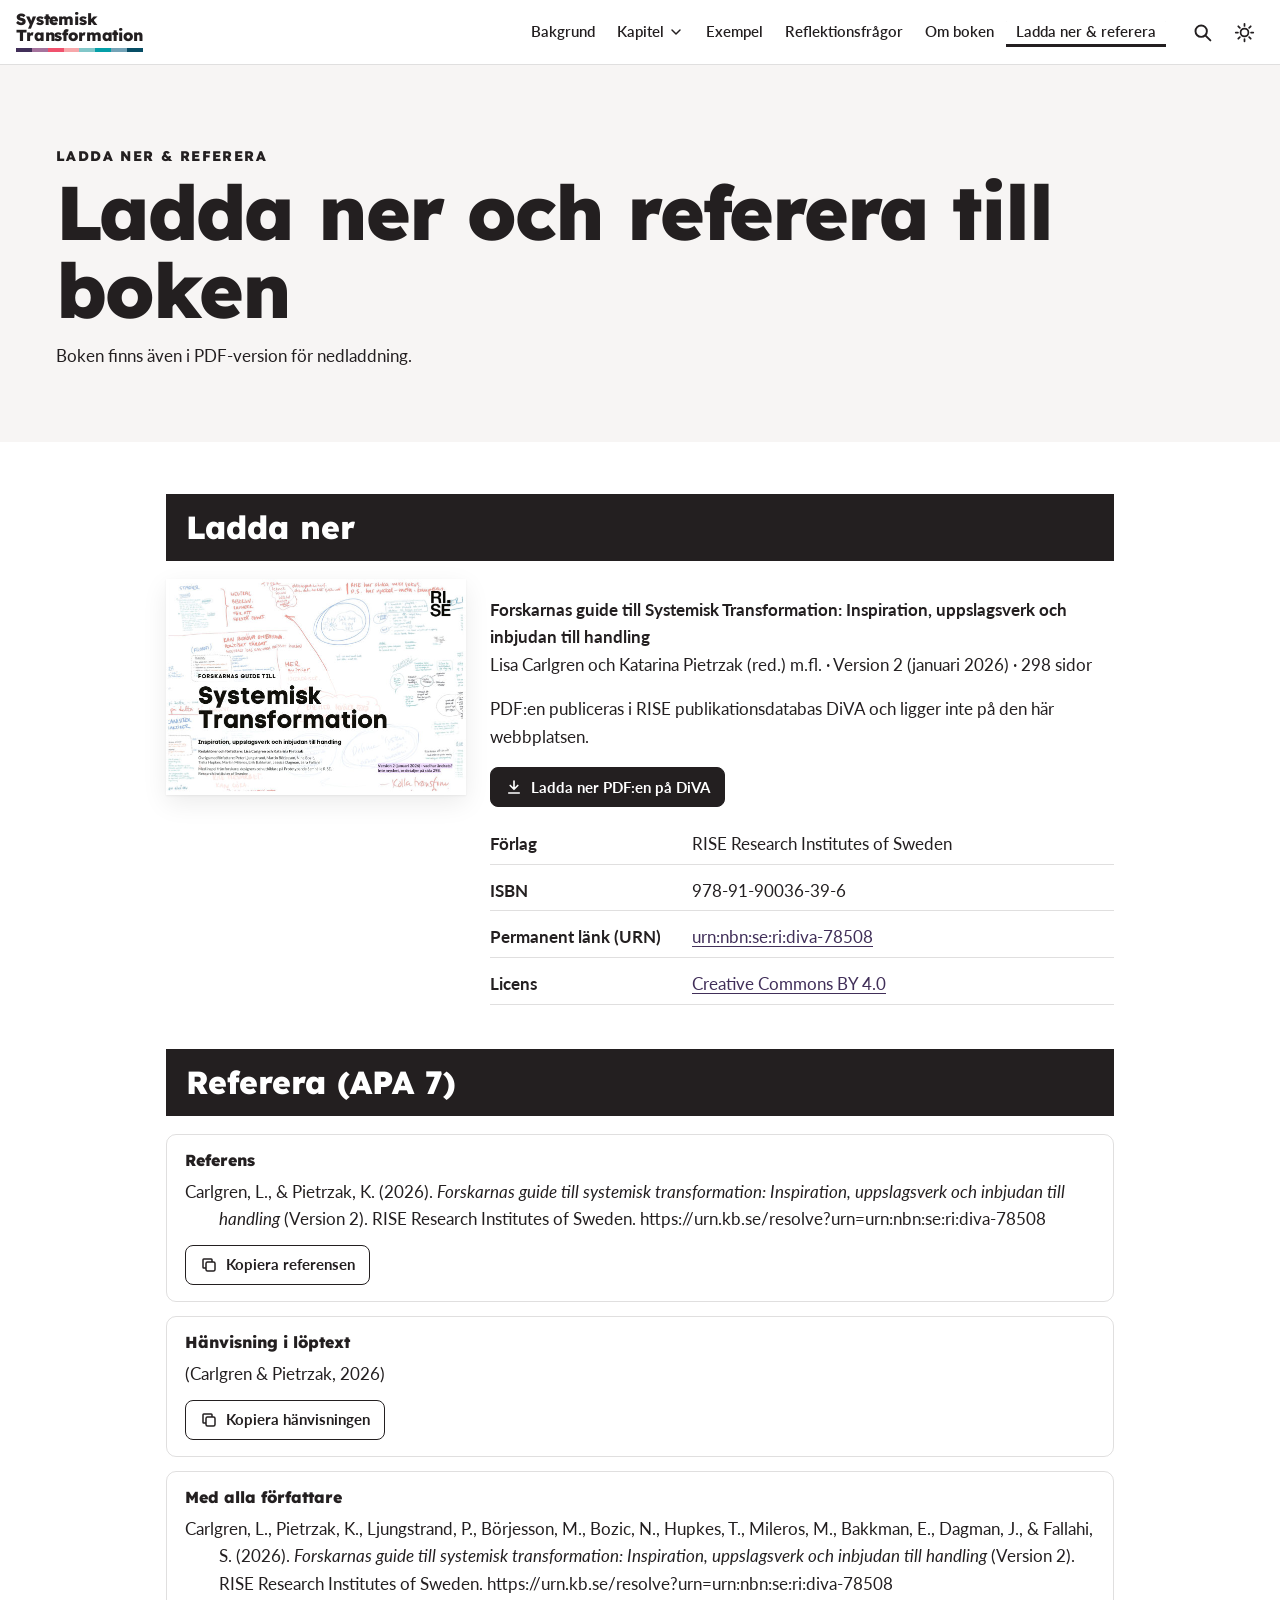
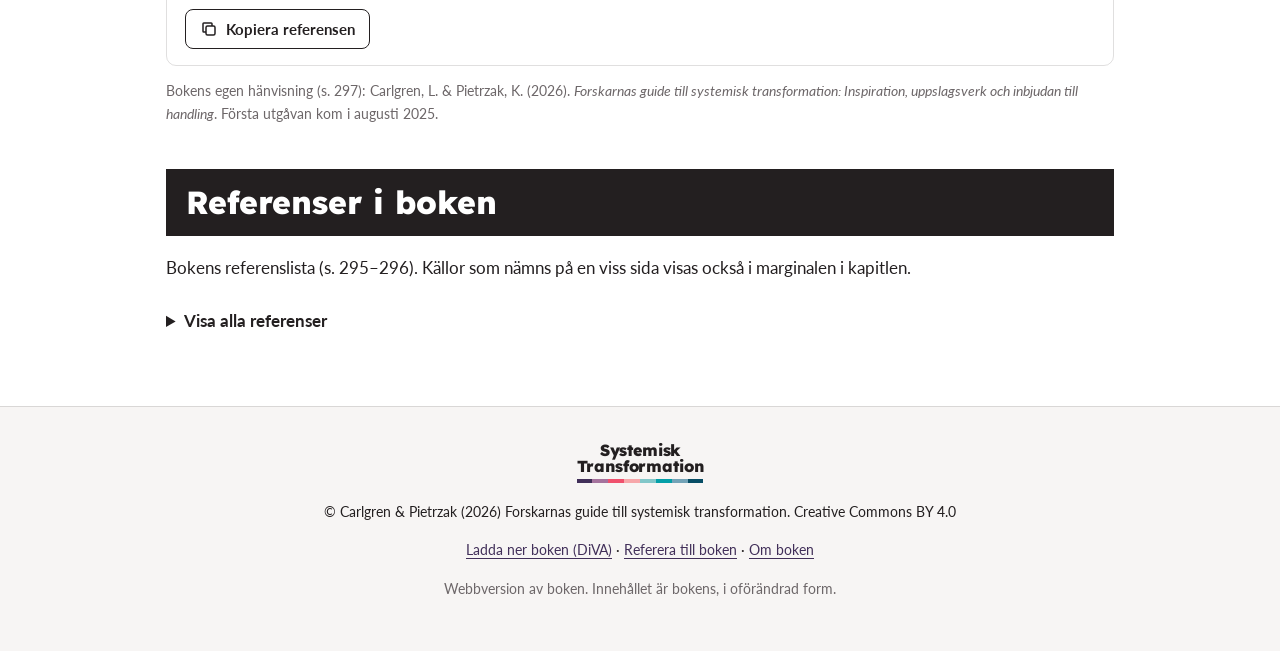
<file: ladda-ner.html>
<!doctype html>
<html lang="sv">
<head>
<meta charset="utf-8">
<meta name="viewport" content="width=device-width, initial-scale=1">
<title>Ladda ner &amp; referera – Systemisk Transformation</title>
<meta name="description" content="Ladda ner Forskarnas guide till Systemisk Transformation och referera till den.">
<meta name="color-scheme" content="light dark">
<script>try{var t=localStorage.getItem('st-tema');if(t)document.documentElement.dataset.theme=t;}catch(e){}</script>
<link rel="preconnect" href="https://fonts.googleapis.com">
<link rel="preconnect" href="https://fonts.gstatic.com" crossorigin>
<link href="https://fonts.googleapis.com/css2?family=Lato:ital,wght@0,400;0,700;1,400;1,700&family=Lexend:wght@600;800&family=Roboto+Mono:wght@400;500&family=Caveat:wght@600&display=swap" rel="stylesheet">
<link rel="stylesheet" href="assets/style.css">
<link rel="icon" href="assets/favicon.svg" type="image/svg+xml">
</head>
<body class="enkel-sida">
<svg xmlns="http://www.w3.org/2000/svg" style="display:none" aria-hidden="true">
<symbol id="i-chev" viewBox="0 0 24 24"><path d="M6 9l6 6 6-6" fill="none" stroke="currentColor" stroke-width="2.2" stroke-linecap="round" stroke-linejoin="round"/></symbol>
<symbol id="i-sok" viewBox="0 0 24 24"><g fill="none" stroke="currentColor" stroke-width="2.2" stroke-linecap="round"><circle cx="10.5" cy="10.5" r="6.5"/><path d="M15.5 15.5L21 21"/></g></symbol>
<symbol id="i-sol" viewBox="0 0 24 24"><g fill="none" stroke="currentColor" stroke-width="2" stroke-linecap="round"><circle cx="12" cy="12" r="4.5"/><path d="M12 2v2.5M12 19.5V22M2 12h2.5M19.5 12H22M4.9 4.9l1.8 1.8M17.3 17.3l1.8 1.8M4.9 19.1l1.8-1.8M17.3 6.7l1.8-1.8"/></g></symbol>
<symbol id="i-mane" viewBox="0 0 24 24"><path d="M20 14.5A8.5 8.5 0 0 1 9.5 4a8.5 8.5 0 1 0 10.5 10.5z" fill="none" stroke="currentColor" stroke-width="2" stroke-linejoin="round"/></symbol>
<symbol id="i-meny" viewBox="0 0 24 24"><path d="M4 7h16M4 12h16M4 17h16" fill="none" stroke="currentColor" stroke-width="2.2" stroke-linecap="round"/></symbol>
<symbol id="i-x" viewBox="0 0 24 24"><path d="M6 6l12 12M18 6L6 18" fill="none" stroke="currentColor" stroke-width="2.2" stroke-linecap="round"/></symbol>
<symbol id="i-kopia" viewBox="0 0 24 24"><g fill="none" stroke="currentColor" stroke-width="2" stroke-linejoin="round"><rect x="8" y="8" width="12" height="12" rx="2"/><path d="M16 8V5a1 1 0 0 0-1-1H5a1 1 0 0 0-1 1v10a1 1 0 0 0 1 1h3"/></g></symbol>
<symbol id="i-bock" viewBox="0 0 24 24"><path d="M5 12.5l4.5 4.5L19 7" fill="none" stroke="currentColor" stroke-width="2.6" stroke-linecap="round" stroke-linejoin="round"/></symbol>
<symbol id="i-hand" viewBox="0 0 24 24"><path d="M8 13V5.5a1.5 1.5 0 0 1 3 0V11m0-6.5a1.5 1.5 0 0 1 3 0V11m0-5a1.5 1.5 0 0 1 3 0v5.5m0-3a1.5 1.5 0 0 1 3 0V15a7 7 0 0 1-7 7h-1a7 7 0 0 1-5.6-2.8L3.6 15.4a1.6 1.6 0 0 1 2.4-2l2 1.6" fill="none" stroke="currentColor" stroke-width="1.7" stroke-linecap="round" stroke-linejoin="round"/></symbol>
<symbol id="i-fraga" viewBox="0 0 24 24"><g fill="none" stroke="currentColor" stroke-width="1.8" stroke-linecap="round"><rect x="3" y="3" width="18" height="18" rx="3" stroke-dasharray="3 2.5"/><path d="M9.5 9.5a2.5 2.5 0 1 1 3.5 2.3c-.7.3-1 .9-1 1.6V14"/><circle cx="12" cy="17" r=".6" fill="currentColor"/></g></symbol>
<symbol id="i-citat" viewBox="0 0 24 24"><path d="M5 18c-1-1.5-1-3.6 0-6 1-2.3 3-4 5.5-5l.6 1.4C9 9.4 8 10.6 7.6 12H10v6zm9 0c-1-1.5-1-3.6 0-6 1-2.3 3-4 5.5-5l.6 1.4C18 9.4 17 10.6 16.6 12H19v6z" fill="currentColor"/></symbol>
<symbol id="i-ner" viewBox="0 0 24 24"><path d="M12 4v11m-5-5l5 5 5-5M5 20h14" fill="none" stroke="currentColor" stroke-width="2.2" stroke-linecap="round" stroke-linejoin="round"/></symbol>
<symbol id="i-ut" viewBox="0 0 24 24"><path d="M14 4h6v6M20 4l-9 9M18 14v5a1 1 0 0 1-1 1H5a1 1 0 0 1-1-1V7a1 1 0 0 1 1-1h5" fill="none" stroke="currentColor" stroke-width="2" stroke-linecap="round" stroke-linejoin="round"/></symbol>
<symbol id="i-spela" viewBox="0 0 24 24"><path d="M4 12a8 8 0 1 0 2.4-5.7M4 4v4h4" fill="none" stroke="currentColor" stroke-width="2" stroke-linecap="round" stroke-linejoin="round"/></symbol>
<symbol id="i-pil-v" viewBox="0 0 24 24"><path d="M19 12H5m6-6l-6 6 6 6" fill="none" stroke="currentColor" stroke-width="2.2" stroke-linecap="round" stroke-linejoin="round"/></symbol>
<symbol id="i-pil-h" viewBox="0 0 24 24"><path d="M5 12h14m-6-6l6 6-6 6" fill="none" stroke="currentColor" stroke-width="2.2" stroke-linecap="round" stroke-linejoin="round"/></symbol>
</svg>
<a class="skip" href="#main">Hoppa till innehållet</a>
<header class="topbar">
<div class="topbar-in">
<a class="logo" href="index.html" aria-label="Systemisk Transformation, startsida"><span class="logo-w">Systemisk<br>Transformation</span><span class="logo-bar" aria-hidden="true"><i style="background:#412f59"></i><i style="background:#a5739d"></i><i style="background:#f0516d"></i><i style="background:#f7a7aa"></i><i style="background:#82c7c9"></i><i style="background:#049fa8"></i><i style="background:#73a3b7"></i><i style="background:#074d65"></i></span></a>
<nav class="mainnav" aria-label="Huvudmeny">
<a href="bakgrund.html" class="">Bakgrund</a>
<div class="dd"><button class="dd-btn" aria-expanded="false" aria-controls="dd-kap">Kapitel<svg aria-hidden="true"><use href="#i-chev"/></svg></button>
<ul class="dd-menu" id="dd-kap"><li><a href="bakgrund.html" style="--kap:#49494a;--on-kap:#ffffff"><span class="dd-num">0</span><span>Bakgrund och manual</span></a></li><li><a href="kapitel-1.html" style="--kap:#412f59;--on-kap:#ffffff"><span class="dd-num">1</span><span>Introduktion och definitioner</span></a></li><li><a href="kapitel-2.html" style="--kap:#a5739d;--on-kap:#ffffff"><span class="dd-num">2</span><span>Vad är det som händer?</span></a></li><li><a href="kapitel-3.html" style="--kap:#f0516d;--on-kap:#ffffff"><span class="dd-num">3</span><span>En ny logik för en värld i förändring</span></a></li><li><a href="kapitel-4.html" style="--kap:#f7a7aa;--on-kap:#231f20"><span class="dd-num">4</span><span>Människan i transformation</span></a></li><li><a href="kapitel-5.html" style="--kap:#82c7c9;--on-kap:#231f20"><span class="dd-num">5</span><span>Transformation som hantverk</span></a></li><li><a href="kapitel-6.html" style="--kap:#049fa8;--on-kap:#ffffff"><span class="dd-num">6</span><span>Att driva transformationsprocesser i praktiken</span></a></li><li><a href="kapitel-7.html" style="--kap:#73a3b7;--on-kap:#ffffff"><span class="dd-num">7</span><span>Hantera övergången: organisation och ledarskap</span></a></li><li><a href="kapitel-8.html" style="--kap:#074d65;--on-kap:#ffffff"><span class="dd-num">8</span><span>Facilitera systemisk transformation</span></a></li></ul></div>
<a href="exempel.html" class="">Exempel</a><a href="reflektion.html" class="">Reflektionsfrågor</a><a href="om.html" class="">Om boken</a><a href="ladda-ner.html" class="" aria-current="page">Ladda ner &amp; referera</a>
</nav>
<div class="tools">
<button class="icon-btn sok-btn" aria-label="Sök i boken" title="Sök i boken (/)"><svg aria-hidden="true"><use href="#i-sok"/></svg></button>
<button class="icon-btn tema-btn" aria-label="Byt mellan ljust och mörkt tema" title="Byt mellan ljust och mörkt tema"><svg class="sun" aria-hidden="true"><use href="#i-sol"/></svg><svg class="moon" aria-hidden="true"><use href="#i-mane"/></svg></button>
<button class="icon-btn meny-btn" aria-label="Meny" aria-expanded="false" aria-controls="mobilmeny"><svg aria-hidden="true"><use href="#i-meny"/></svg></button>
</div>
</div>
<div class="progress" aria-hidden="true"><i></i></div>
</header>
<div class="mobilmeny" id="mobilmeny" hidden>
<nav aria-label="Meny">
<a href="index.html">Startsida</a>
<p class="mm-h">Kapitel</p>
<ul><li><a href="bakgrund.html" style="--kap:#49494a;--on-kap:#ffffff"><span class="dd-num">0</span><span>Bakgrund och manual</span></a></li><li><a href="kapitel-1.html" style="--kap:#412f59;--on-kap:#ffffff"><span class="dd-num">1</span><span>Introduktion och definitioner</span></a></li><li><a href="kapitel-2.html" style="--kap:#a5739d;--on-kap:#ffffff"><span class="dd-num">2</span><span>Vad är det som händer?</span></a></li><li><a href="kapitel-3.html" style="--kap:#f0516d;--on-kap:#ffffff"><span class="dd-num">3</span><span>En ny logik för en värld i förändring</span></a></li><li><a href="kapitel-4.html" style="--kap:#f7a7aa;--on-kap:#231f20"><span class="dd-num">4</span><span>Människan i transformation</span></a></li><li><a href="kapitel-5.html" style="--kap:#82c7c9;--on-kap:#231f20"><span class="dd-num">5</span><span>Transformation som hantverk</span></a></li><li><a href="kapitel-6.html" style="--kap:#049fa8;--on-kap:#ffffff"><span class="dd-num">6</span><span>Att driva transformationsprocesser i praktiken</span></a></li><li><a href="kapitel-7.html" style="--kap:#73a3b7;--on-kap:#ffffff"><span class="dd-num">7</span><span>Hantera övergången: organisation och ledarskap</span></a></li><li><a href="kapitel-8.html" style="--kap:#074d65;--on-kap:#ffffff"><span class="dd-num">8</span><span>Facilitera systemisk transformation</span></a></li></ul>
<p class="mm-h">Mer</p>
<a href="exempel.html">Exempel från praktiken</a>
<a href="reflektion.html">Reflektionsfrågor</a>
<a href="om.html">Om boken</a>
<a href="ladda-ner.html">Ladda ner &amp; referera</a>
</nav>
</div>
<div class="sok" id="sok" hidden role="dialog" aria-modal="true" aria-label="Sök i boken">
<div class="sok-panel">
<div class="sok-rad"><svg aria-hidden="true"><use href="#i-sok"/></svg><input type="search" id="sok-in" placeholder="Sök i boken, t.ex. möjlighetsfickor" autocomplete="off" aria-label="Sökord"><button class="icon-btn sok-stang" aria-label="Stäng"><svg aria-hidden="true"><use href="#i-x"/></svg></button></div>
<p class="sok-info" id="sok-info" aria-live="polite"></p>
<ol class="sok-res" id="sok-res"></ol>
</div></div>
<main id="main" class="enkel ladda"><header class="sam-hero"><div class="sam-hero-in"><p class="kap-label">Ladda ner &amp; referera</p><h1>Ladda ner och referera till boken</h1>
<p>Boken finns även i PDF-version för nedladdning.</p></div></header>
<div class="enkel-in">

<section aria-labelledby="pdf-h">
<h2 id="pdf-h" class="sec"><span>Ladda ner</span></h2>
<div class="dl-kort">
<img src="img/omslag-liten.jpg" alt="Bokens omslag" width="240" height="173" loading="lazy">
<div>
<p><strong>Forskarnas guide till Systemisk Transformation: Inspiration, uppslagsverk och inbjudan till handling</strong><br>Lisa Carlgren och Katarina Pietrzak (red.) m.fl. · Version 2 (januari 2026) · 298 sidor</p>
<p>PDF:en publiceras i RISE publikationsdatabas DiVA och ligger inte på den här webbplatsen.</p>
<p><a class="knapp knapp-fylld" href="https://ri.diva-portal.org/smash/record.jsf?pid=diva2%3A1957324" target="_blank" rel="noopener"><svg aria-hidden="true"><use href="#i-ner"/></svg>Ladda ner PDF:en på DiVA</a></p>
<dl class="kred">
<div><dt>Förlag</dt><dd>RISE Research Institutes of Sweden</dd></div>
<div><dt>ISBN</dt><dd>978-91-90036-39-6</dd></div>
<div><dt>Permanent länk (URN)</dt><dd><a href="https://urn.kb.se/resolve?urn=urn:nbn:se:ri:diva-78508" target="_blank" rel="noopener">urn:nbn:se:ri:diva-78508</a></dd></div>
<div><dt>Licens</dt><dd><a href="https://creativecommons.org/licenses/by/4.0/deed.sv" target="_blank" rel="noopener">Creative Commons BY 4.0</a></dd></div>
</dl>
</div>
</div>
</section>

<section aria-labelledby="referera">
<h2 id="referera" class="sec"><span>Referera (APA 7)</span></h2>
<div class="ref-kort">
<h3>Referens</h3>
<p class="ref" id="ref-apa">Carlgren, L., &amp; Pietrzak, K. (2026). <em>Forskarnas guide till systemisk transformation: Inspiration, uppslagsverk och inbjudan till handling</em> (Version 2). RISE Research Institutes of Sweden. https://urn.kb.se/resolve?urn=urn:nbn:se:ri:diva-78508</p>
<button class="knapp kopiera" data-copy="ref-apa"><svg aria-hidden="true"><use href="#i-kopia"/></svg><span>Kopiera referensen</span></button>
</div>
<div class="ref-kort">
<h3>Hänvisning i löptext</h3>
<p class="ref" id="ref-text">(Carlgren &amp; Pietrzak, 2026)</p>
<button class="knapp kopiera" data-copy="ref-text"><svg aria-hidden="true"><use href="#i-kopia"/></svg><span>Kopiera hänvisningen</span></button>
</div>
<div class="ref-kort">
<h3>Med alla författare</h3>
<p class="ref" id="ref-alla">Carlgren, L., Pietrzak, K., Ljungstrand, P., Börjesson, M., Bozic, N., Hupkes, T., Mileros, M., Bakkman, E., Dagman, J., &amp; Fallahi, S. (2026). <em>Forskarnas guide till systemisk transformation: Inspiration, uppslagsverk och inbjudan till handling</em> (Version 2). RISE Research Institutes of Sweden. https://urn.kb.se/resolve?urn=urn:nbn:se:ri:diva-78508</p>
<button class="knapp kopiera" data-copy="ref-alla"><svg aria-hidden="true"><use href="#i-kopia"/></svg><span>Kopiera referensen</span></button>
</div>
<p class="liten">Bokens egen hänvisning (s. 297): Carlgren, L. &amp; Pietrzak, K. (2026). <em>Forskarnas guide till systemisk transformation: Inspiration, uppslagsverk och inbjudan till handling</em>. Första utgåvan kom i augusti 2025.</p>
</section>

<section aria-labelledby="referenser">
<h2 id="referenser" class="sec"><span>Referenser i boken</span></h2>
<p>Bokens referenslista (s. 295–296). Källor som nämns på en viss sida visas också i marginalen i kapitlen.</p>
<details class="reflista"><summary>Visa alla referenser</summary>
<div class="reflista-in">
<p>Álvaro Aranda-Muñoz, Nina Bozic Yams, Lisa Carlgren, Co-experiential futuring: Where speculative design and arts meet futures studies, Futures, Volume 166, 2025,</p>
<p>Arthur, B, (2009). The Nature of Technology. Free Press.</p>
<p>Asplund, J. Det sociala livets elementära former.</p>
<p>Bateson, G. (1979). Mind and nature: A necessary unity (Vol. 255). New York: Bantam Books</p>
<p>Bateson, N. (2024). Combining. Axminster, Triarchy Press</p>
<p>Bornemark, Jonna (2018). Det omätbaras renässans – en uppgörelse med pedanternas världsherravälde. Stockholm: Volante</p>
<p>Breivik-Meyer, M., Lindvert, M., Callerstig, A. C., Balkmar, D., &amp; Alsos, G. A. (Eds.). (2025). Gendering Entrepreneurial Ecosystems: Levelling the Field. Taylor &amp; Francis.</p>
<p>Burden, H., Stenberg, S., Carlgren, L., &amp; Sjöblom, T. (2023). The Swedish policy lab for maritime autonomous surface ships. Transportation Research</p>
<p>Procedia, 72, 1840–1847.</p>
<p>Carlgren, L. (2013). Design thinking as an enabler of innovation: Exploring the concept and its relation to building innovation capabilities. PhD thesis</p>
<p>Carlgren, L., Elmquist, M., &amp; Rauth, I. (2016). Framing design thinking: The concept in idea and enactment. Creativity and Innovation Management,</p>
<p>25(1), 38–57</p>
<p>Carlgren, L., &amp; BenMahmoud-Jouini, S. (2022). When cultures collide: What can we learn from frictions in the implementation of design thinking?. Journal of Product Innovation Management, 39(1), 44-65.</p>
<p>Croon, A. (2023). Pilotprogram för inkluderande innovation–erfarenheter från en regional testbädd för ett jämställt och inkluderande innovationsekosystem.</p>
<p>Edmondson, A. (1999). Psychological safety and learning behavior in work teams. Administrative Science Quarterly, 44(2), 350–383.</p>
<p>Gottlieb, L. (2023) Relational sensitivity in participatory design. PhD Thesis, Mälardalen University Press</p>
<p>Haidt, J., &amp; Lukianoff, G. (2018). The coddling of the American mind: How good intentions and bad ideas are setting up a generation for failure. New York, NY: Penguin Press.</p>
<p>Hummels, C., Trotto, A., Peeters, J., Levy, P., Alves Lino, J., &amp; Klooster, S. (2018). Design research and innovation framework for transformative practices.</p>
<p>India, F. (2024) –A time we never knew / <a href="https://www.afterbabel.com/p/a-time-we-never-knew" target="_blank" rel="noopener">https://www.afterbabel.com/p/a-time-we-never-knew</a></p>
<p>Jarzabkowski, P., Kaplan, S., Seidl, D. and Whittington, R. (2016). On the risk of studying practices in isolation: Linking what, who, and how in strategy research. Strategic Organization, 14(3), pp.248-259.</p>
<p>Korzybski, A. (1933). Science and sanity: An introduction to non-Aristotelian systems and general semantics. Institute of General Semantics</p>
<p>Lakoff, G., &amp; Johnson, M. (2008). Metaphors we live by. University of Chicago press.</p>
<p>Lowe, T., Padmanabhan, C., McCart, D., McNeill, K., Brogan, A., &amp; Smith, M.</p>
<p>(2022). Human Learning Systems: A practical guide for the curious. Centre for Public Impact.</p>
<p>Lozeau, D., Langley, A., &amp; Denis, J. L. (2002). The corruption of managerial techniques by organizations. Human relations, 55(5), 537-564.</p>
<p>McGilchrist, I. (2023). The Matter with Things. Perspectiva Press.</p>
<p>Meadows, D. H. (2008). Thinking in systems: A primer. Chelsea Green Publishing.</p>
<p>Mileros, M. D. (2025). Users Like You and Me: Understanding the User-Driven Data Economy from a Human-Centric Perspective (Doctoral dissertation, Linköping University Electronic Press). <a href="https://www.diva-portal.org/smash/record.jsf?pid=diva2%3A1941404&amp;amp;dswid=1348" target="_blank" rel="noopener">https://www.diva-portal.org/smash/record.jsf?pid=diva2%3A1941404&amp;dswid=1348</a></p>
<p>MUCF (2023) Unga och värderingar i förändring, MUCF (Myndigheten för ungdoms- och civilsamhällesfrågor) 2023. <a href="https://www.mucf.se/attityd-och-varderingsstudie" target="_blank" rel="noopener">https://www.mucf.se/attityd-och-varderingsstudie</a></p>
<p>Nam, K., Kim, H., Kang, S., &amp; Kim, H. J. (2024). The BTS ARMY on Twitter flocks together: How transnational fandom on social media build a viable system. Telematics and Informatics, 91, 102143.</p>
<p>Park, S. Y., Santero, N. K., Kaneshiro, B., &amp; Lee, J. H. (2021, May). Armed in ARMY: A case study of how BTS fans successfully collaborated to#</p>
<p>MatchAMillion for black lives matter. In Proceedings of the 2021 CHI conference on human factors in computing systems (pp. 1-14).</p>
<p>Rittel , H.J. and Webber , M.M. 1973 . Dilemmas in the general theory of planning . Policy Science , 4 : 155 – 169 .</p>
<p>Romanowska, J. (2014) Existential Leadership – The effect of an art-based leadership intervention on leaders and their organizations</p>
<p>Russell, S. (2019). Human compatible: Artificial intelligence and the problem of control. Viking.</p>
<p>Scharmer, C. Otto. (2009). Theory U: Leading from the Future as It Emerges. Berrett-Koehler Publishers.</p>
<p>Scharmer, C. Otto. (2009). Theory U: Leading from the Future as It Emerges. Berrett-Koehler Publishers</p>
<p>Senge, P. M. (2006). The fifth discipline: The art &amp; practice of the learning organization. Doubleday.</p>
<p>Simon, H, (1969). The Sciences of the Artificial. MIT Press.</p>
<p>Snowden, D. J., &amp; Boone, M. E. (2007). A leader's framework for decision making. Harvard business review, 85(11), 68.</p>
<p>Taylor, F. W. (1911). The principles of scientific management. New York: Harper Bros.</p>
<p>Trotto, A. (2023) Forms that transform practices. In Formia E., Gianfrate, V., Succini L. Design for responsible Innovation. A guide for educational process in transformation. Franco Angeli Ed. Bologna.</p>
<p>Twenge, J. M. (2023). Generations: The Real Differences between Gen Z, Millennials, Gen X, Boomers, and Silents—and What They Mean for America's Future. New York: Atria Books.</p>
<p>Twenge, J. M. (2017). iGen: Why today's super-connected kids are growing up less rebellious, more tolerant, less happy—and completely unprepared for adulthood. Atria Books.</p>
<p>Ungdomsbarometern. (2024). Trender 2025 – enligt unga. Stockholm: Ungdomsbarometern AB.</p>
<p>Zuboff, S. (2019). The age of surveillance capitalism: The fight for a human future at the new frontier of power. PublicAffairs.</p>
</div>
</details>
</section>
</div>
</main><footer class="sidfot">
<div class="sidfot-in">
<a class="logo" href="index.html" aria-label="Systemisk Transformation, startsida"><span class="logo-w">Systemisk<br>Transformation</span><span class="logo-bar" aria-hidden="true"><i style="background:#412f59"></i><i style="background:#a5739d"></i><i style="background:#f0516d"></i><i style="background:#f7a7aa"></i><i style="background:#82c7c9"></i><i style="background:#049fa8"></i><i style="background:#73a3b7"></i><i style="background:#074d65"></i></span></a>
<p>© Carlgren &amp; Pietrzak (2026) Forskarnas guide till systemisk transformation. Creative Commons BY 4.0</p>
<p><a href="ladda-ner.html">Ladda ner boken (DiVA)</a> · <a href="ladda-ner.html#referera">Referera till boken</a> · <a href="om.html">Om boken</a></p>
<p class="liten">Webbversion av boken. Innehållet är bokens, i oförändrad form.</p>
</div>
</footer>
<script src="assets/app.js" defer></script>
<script src="assets/figures.js" defer></script>
</body>
</html>
</file>
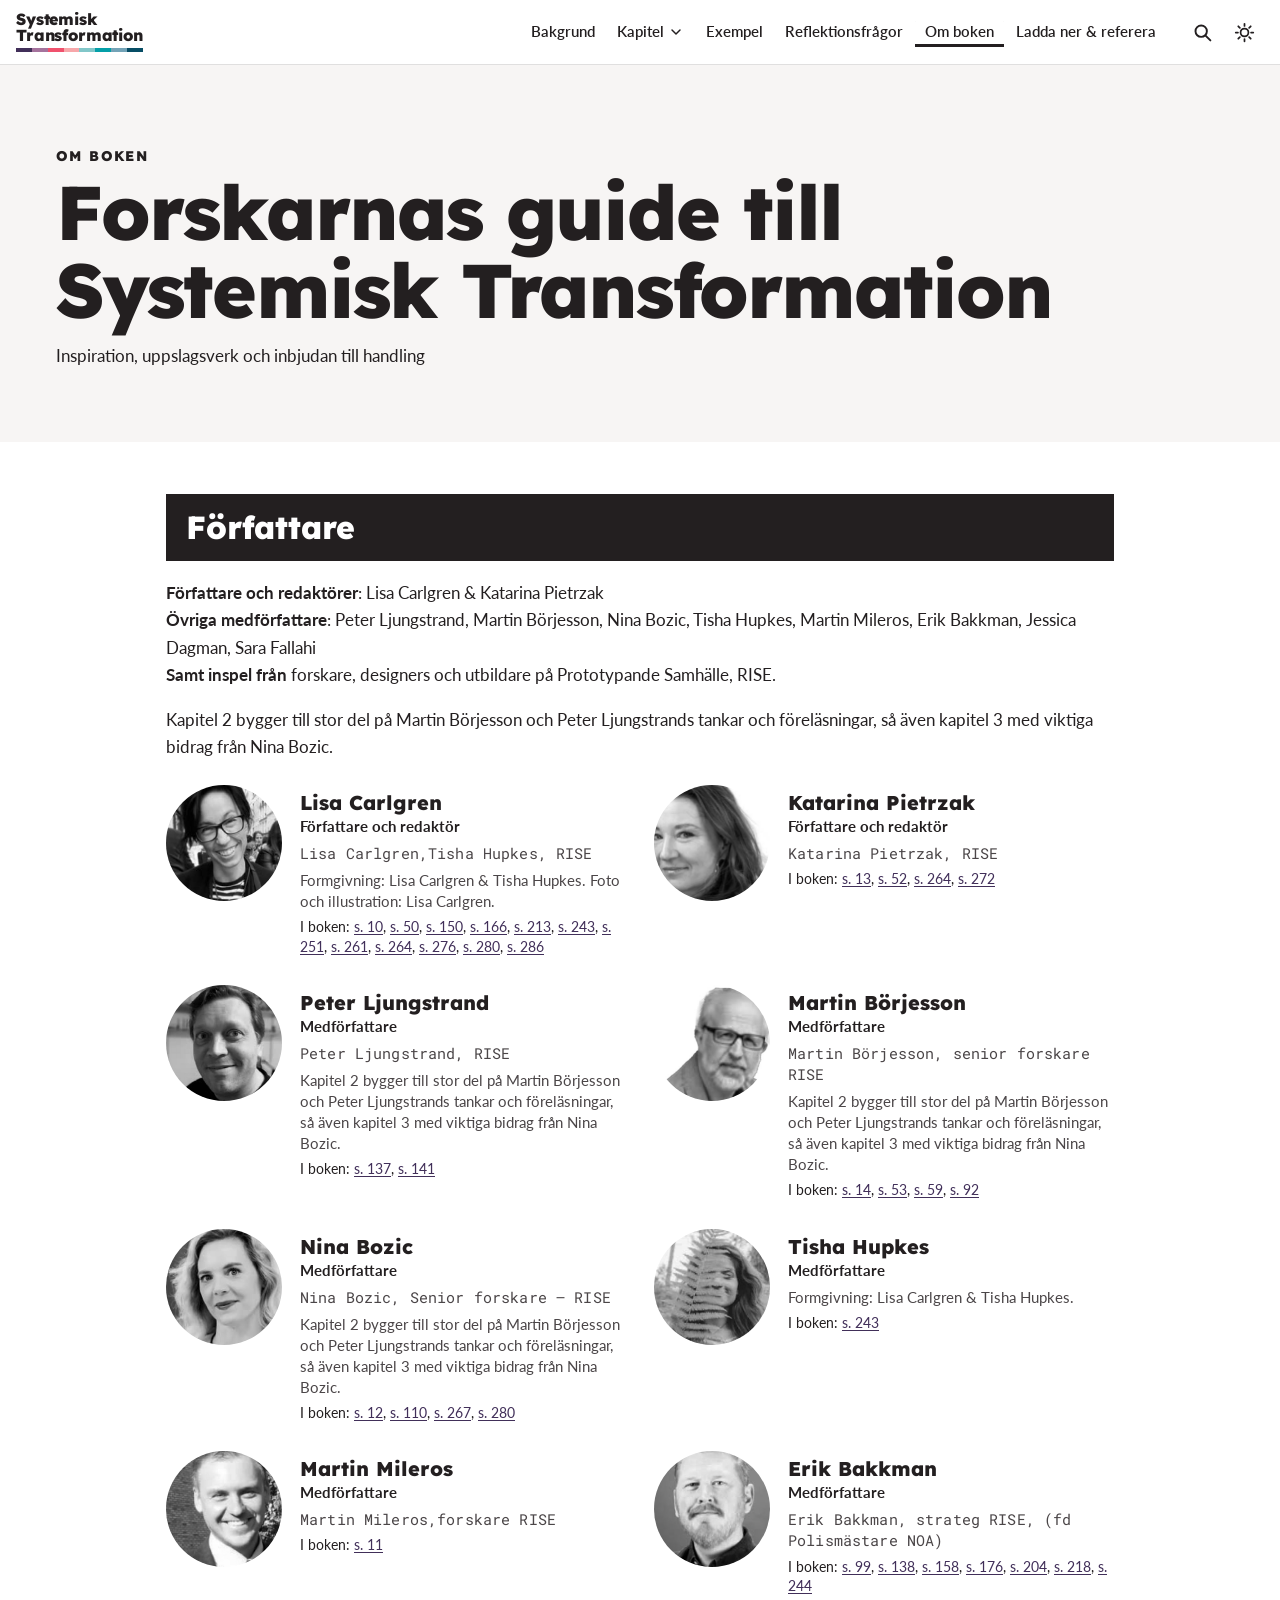
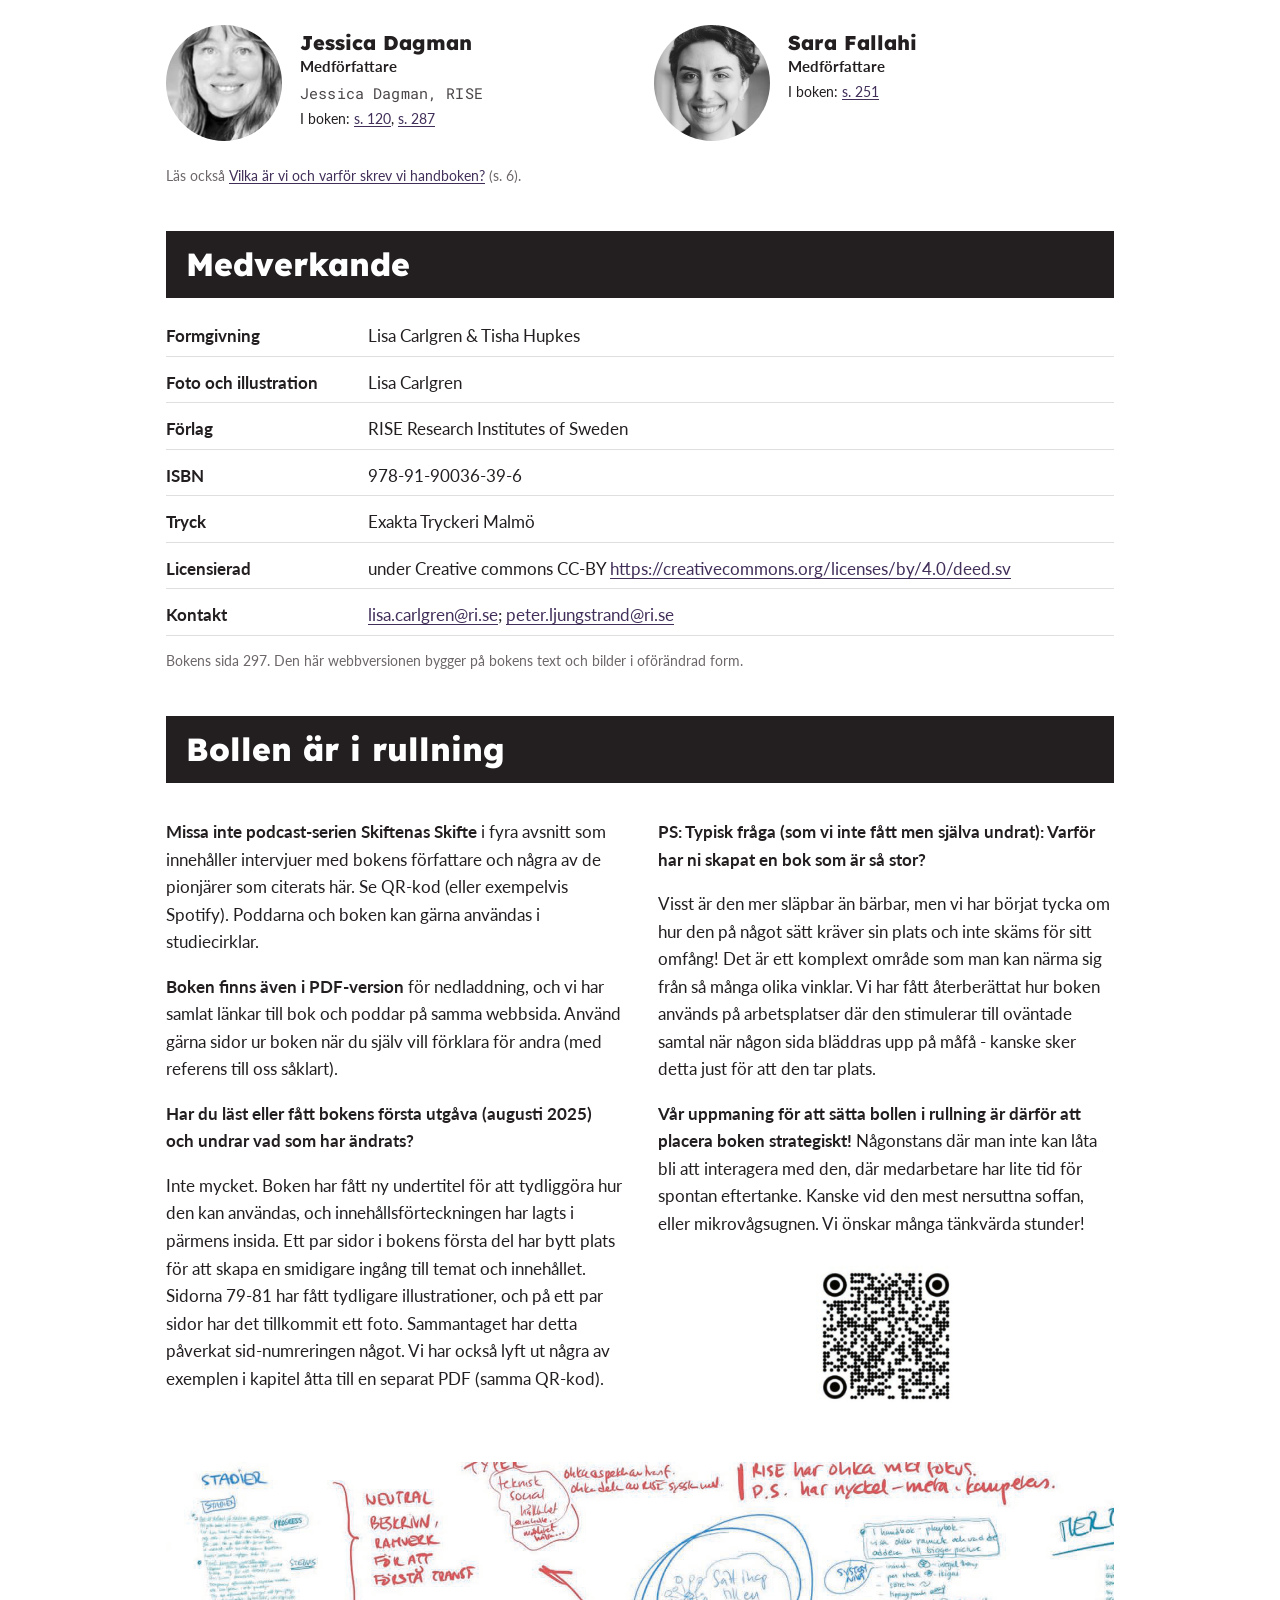
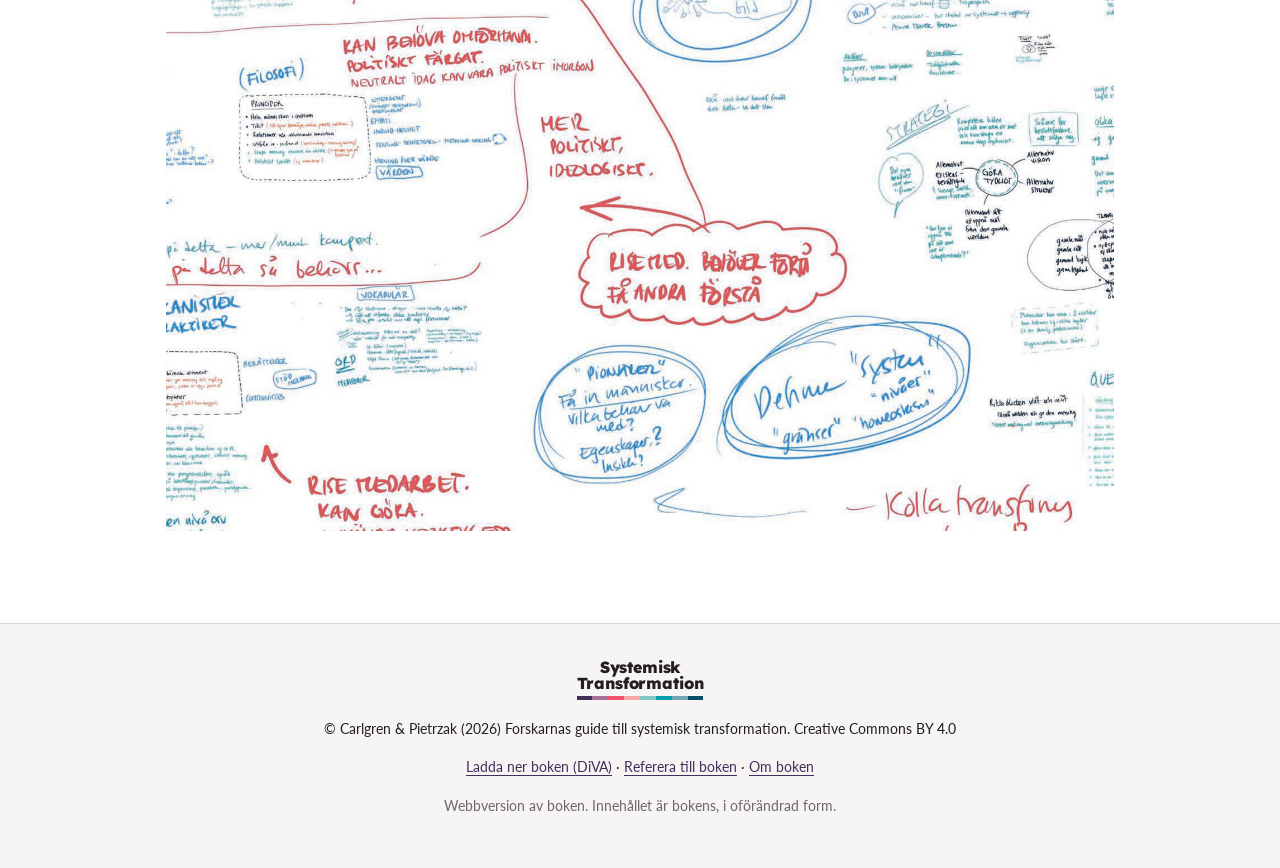
<file: om.html>
<!doctype html>
<html lang="sv">
<head>
<meta charset="utf-8">
<meta name="viewport" content="width=device-width, initial-scale=1">
<title>Om boken – Systemisk Transformation</title>
<meta name="description" content="Författare, medverkande och bakgrund till Forskarnas guide till Systemisk Transformation.">
<meta name="color-scheme" content="light dark">
<script>try{var t=localStorage.getItem('st-tema');if(t)document.documentElement.dataset.theme=t;}catch(e){}</script>
<link rel="preconnect" href="https://fonts.googleapis.com">
<link rel="preconnect" href="https://fonts.gstatic.com" crossorigin>
<link href="https://fonts.googleapis.com/css2?family=Lato:ital,wght@0,400;0,700;1,400;1,700&family=Lexend:wght@600;800&family=Roboto+Mono:wght@400;500&family=Caveat:wght@600&display=swap" rel="stylesheet">
<link rel="stylesheet" href="assets/style.css">
<link rel="icon" href="assets/favicon.svg" type="image/svg+xml">
</head>
<body class="enkel-sida">
<svg xmlns="http://www.w3.org/2000/svg" style="display:none" aria-hidden="true">
<symbol id="i-chev" viewBox="0 0 24 24"><path d="M6 9l6 6 6-6" fill="none" stroke="currentColor" stroke-width="2.2" stroke-linecap="round" stroke-linejoin="round"/></symbol>
<symbol id="i-sok" viewBox="0 0 24 24"><g fill="none" stroke="currentColor" stroke-width="2.2" stroke-linecap="round"><circle cx="10.5" cy="10.5" r="6.5"/><path d="M15.5 15.5L21 21"/></g></symbol>
<symbol id="i-sol" viewBox="0 0 24 24"><g fill="none" stroke="currentColor" stroke-width="2" stroke-linecap="round"><circle cx="12" cy="12" r="4.5"/><path d="M12 2v2.5M12 19.5V22M2 12h2.5M19.5 12H22M4.9 4.9l1.8 1.8M17.3 17.3l1.8 1.8M4.9 19.1l1.8-1.8M17.3 6.7l1.8-1.8"/></g></symbol>
<symbol id="i-mane" viewBox="0 0 24 24"><path d="M20 14.5A8.5 8.5 0 0 1 9.5 4a8.5 8.5 0 1 0 10.5 10.5z" fill="none" stroke="currentColor" stroke-width="2" stroke-linejoin="round"/></symbol>
<symbol id="i-meny" viewBox="0 0 24 24"><path d="M4 7h16M4 12h16M4 17h16" fill="none" stroke="currentColor" stroke-width="2.2" stroke-linecap="round"/></symbol>
<symbol id="i-x" viewBox="0 0 24 24"><path d="M6 6l12 12M18 6L6 18" fill="none" stroke="currentColor" stroke-width="2.2" stroke-linecap="round"/></symbol>
<symbol id="i-kopia" viewBox="0 0 24 24"><g fill="none" stroke="currentColor" stroke-width="2" stroke-linejoin="round"><rect x="8" y="8" width="12" height="12" rx="2"/><path d="M16 8V5a1 1 0 0 0-1-1H5a1 1 0 0 0-1 1v10a1 1 0 0 0 1 1h3"/></g></symbol>
<symbol id="i-bock" viewBox="0 0 24 24"><path d="M5 12.5l4.5 4.5L19 7" fill="none" stroke="currentColor" stroke-width="2.6" stroke-linecap="round" stroke-linejoin="round"/></symbol>
<symbol id="i-hand" viewBox="0 0 24 24"><path d="M8 13V5.5a1.5 1.5 0 0 1 3 0V11m0-6.5a1.5 1.5 0 0 1 3 0V11m0-5a1.5 1.5 0 0 1 3 0v5.5m0-3a1.5 1.5 0 0 1 3 0V15a7 7 0 0 1-7 7h-1a7 7 0 0 1-5.6-2.8L3.6 15.4a1.6 1.6 0 0 1 2.4-2l2 1.6" fill="none" stroke="currentColor" stroke-width="1.7" stroke-linecap="round" stroke-linejoin="round"/></symbol>
<symbol id="i-fraga" viewBox="0 0 24 24"><g fill="none" stroke="currentColor" stroke-width="1.8" stroke-linecap="round"><rect x="3" y="3" width="18" height="18" rx="3" stroke-dasharray="3 2.5"/><path d="M9.5 9.5a2.5 2.5 0 1 1 3.5 2.3c-.7.3-1 .9-1 1.6V14"/><circle cx="12" cy="17" r=".6" fill="currentColor"/></g></symbol>
<symbol id="i-citat" viewBox="0 0 24 24"><path d="M5 18c-1-1.5-1-3.6 0-6 1-2.3 3-4 5.5-5l.6 1.4C9 9.4 8 10.6 7.6 12H10v6zm9 0c-1-1.5-1-3.6 0-6 1-2.3 3-4 5.5-5l.6 1.4C18 9.4 17 10.6 16.6 12H19v6z" fill="currentColor"/></symbol>
<symbol id="i-ner" viewBox="0 0 24 24"><path d="M12 4v11m-5-5l5 5 5-5M5 20h14" fill="none" stroke="currentColor" stroke-width="2.2" stroke-linecap="round" stroke-linejoin="round"/></symbol>
<symbol id="i-ut" viewBox="0 0 24 24"><path d="M14 4h6v6M20 4l-9 9M18 14v5a1 1 0 0 1-1 1H5a1 1 0 0 1-1-1V7a1 1 0 0 1 1-1h5" fill="none" stroke="currentColor" stroke-width="2" stroke-linecap="round" stroke-linejoin="round"/></symbol>
<symbol id="i-spela" viewBox="0 0 24 24"><path d="M4 12a8 8 0 1 0 2.4-5.7M4 4v4h4" fill="none" stroke="currentColor" stroke-width="2" stroke-linecap="round" stroke-linejoin="round"/></symbol>
<symbol id="i-pil-v" viewBox="0 0 24 24"><path d="M19 12H5m6-6l-6 6 6 6" fill="none" stroke="currentColor" stroke-width="2.2" stroke-linecap="round" stroke-linejoin="round"/></symbol>
<symbol id="i-pil-h" viewBox="0 0 24 24"><path d="M5 12h14m-6-6l6 6-6 6" fill="none" stroke="currentColor" stroke-width="2.2" stroke-linecap="round" stroke-linejoin="round"/></symbol>
</svg>
<a class="skip" href="#main">Hoppa till innehållet</a>
<header class="topbar">
<div class="topbar-in">
<a class="logo" href="index.html" aria-label="Systemisk Transformation, startsida"><span class="logo-w">Systemisk<br>Transformation</span><span class="logo-bar" aria-hidden="true"><i style="background:#412f59"></i><i style="background:#a5739d"></i><i style="background:#f0516d"></i><i style="background:#f7a7aa"></i><i style="background:#82c7c9"></i><i style="background:#049fa8"></i><i style="background:#73a3b7"></i><i style="background:#074d65"></i></span></a>
<nav class="mainnav" aria-label="Huvudmeny">
<a href="bakgrund.html" class="">Bakgrund</a>
<div class="dd"><button class="dd-btn" aria-expanded="false" aria-controls="dd-kap">Kapitel<svg aria-hidden="true"><use href="#i-chev"/></svg></button>
<ul class="dd-menu" id="dd-kap"><li><a href="bakgrund.html" style="--kap:#49494a;--on-kap:#ffffff"><span class="dd-num">0</span><span>Bakgrund och manual</span></a></li><li><a href="kapitel-1.html" style="--kap:#412f59;--on-kap:#ffffff"><span class="dd-num">1</span><span>Introduktion och definitioner</span></a></li><li><a href="kapitel-2.html" style="--kap:#a5739d;--on-kap:#ffffff"><span class="dd-num">2</span><span>Vad är det som händer?</span></a></li><li><a href="kapitel-3.html" style="--kap:#f0516d;--on-kap:#ffffff"><span class="dd-num">3</span><span>En ny logik för en värld i förändring</span></a></li><li><a href="kapitel-4.html" style="--kap:#f7a7aa;--on-kap:#231f20"><span class="dd-num">4</span><span>Människan i transformation</span></a></li><li><a href="kapitel-5.html" style="--kap:#82c7c9;--on-kap:#231f20"><span class="dd-num">5</span><span>Transformation som hantverk</span></a></li><li><a href="kapitel-6.html" style="--kap:#049fa8;--on-kap:#ffffff"><span class="dd-num">6</span><span>Att driva transformationsprocesser i praktiken</span></a></li><li><a href="kapitel-7.html" style="--kap:#73a3b7;--on-kap:#ffffff"><span class="dd-num">7</span><span>Hantera övergången: organisation och ledarskap</span></a></li><li><a href="kapitel-8.html" style="--kap:#074d65;--on-kap:#ffffff"><span class="dd-num">8</span><span>Facilitera systemisk transformation</span></a></li></ul></div>
<a href="exempel.html" class="">Exempel</a><a href="reflektion.html" class="">Reflektionsfrågor</a><a href="om.html" class="" aria-current="page">Om boken</a><a href="ladda-ner.html" class="">Ladda ner &amp; referera</a>
</nav>
<div class="tools">
<button class="icon-btn sok-btn" aria-label="Sök i boken" title="Sök i boken (/)"><svg aria-hidden="true"><use href="#i-sok"/></svg></button>
<button class="icon-btn tema-btn" aria-label="Byt mellan ljust och mörkt tema" title="Byt mellan ljust och mörkt tema"><svg class="sun" aria-hidden="true"><use href="#i-sol"/></svg><svg class="moon" aria-hidden="true"><use href="#i-mane"/></svg></button>
<button class="icon-btn meny-btn" aria-label="Meny" aria-expanded="false" aria-controls="mobilmeny"><svg aria-hidden="true"><use href="#i-meny"/></svg></button>
</div>
</div>
<div class="progress" aria-hidden="true"><i></i></div>
</header>
<div class="mobilmeny" id="mobilmeny" hidden>
<nav aria-label="Meny">
<a href="index.html">Startsida</a>
<p class="mm-h">Kapitel</p>
<ul><li><a href="bakgrund.html" style="--kap:#49494a;--on-kap:#ffffff"><span class="dd-num">0</span><span>Bakgrund och manual</span></a></li><li><a href="kapitel-1.html" style="--kap:#412f59;--on-kap:#ffffff"><span class="dd-num">1</span><span>Introduktion och definitioner</span></a></li><li><a href="kapitel-2.html" style="--kap:#a5739d;--on-kap:#ffffff"><span class="dd-num">2</span><span>Vad är det som händer?</span></a></li><li><a href="kapitel-3.html" style="--kap:#f0516d;--on-kap:#ffffff"><span class="dd-num">3</span><span>En ny logik för en värld i förändring</span></a></li><li><a href="kapitel-4.html" style="--kap:#f7a7aa;--on-kap:#231f20"><span class="dd-num">4</span><span>Människan i transformation</span></a></li><li><a href="kapitel-5.html" style="--kap:#82c7c9;--on-kap:#231f20"><span class="dd-num">5</span><span>Transformation som hantverk</span></a></li><li><a href="kapitel-6.html" style="--kap:#049fa8;--on-kap:#ffffff"><span class="dd-num">6</span><span>Att driva transformationsprocesser i praktiken</span></a></li><li><a href="kapitel-7.html" style="--kap:#73a3b7;--on-kap:#ffffff"><span class="dd-num">7</span><span>Hantera övergången: organisation och ledarskap</span></a></li><li><a href="kapitel-8.html" style="--kap:#074d65;--on-kap:#ffffff"><span class="dd-num">8</span><span>Facilitera systemisk transformation</span></a></li></ul>
<p class="mm-h">Mer</p>
<a href="exempel.html">Exempel från praktiken</a>
<a href="reflektion.html">Reflektionsfrågor</a>
<a href="om.html">Om boken</a>
<a href="ladda-ner.html">Ladda ner &amp; referera</a>
</nav>
</div>
<div class="sok" id="sok" hidden role="dialog" aria-modal="true" aria-label="Sök i boken">
<div class="sok-panel">
<div class="sok-rad"><svg aria-hidden="true"><use href="#i-sok"/></svg><input type="search" id="sok-in" placeholder="Sök i boken, t.ex. möjlighetsfickor" autocomplete="off" aria-label="Sökord"><button class="icon-btn sok-stang" aria-label="Stäng"><svg aria-hidden="true"><use href="#i-x"/></svg></button></div>
<p class="sok-info" id="sok-info" aria-live="polite"></p>
<ol class="sok-res" id="sok-res"></ol>
</div></div>
<main id="main" class="enkel om"><header class="sam-hero"><div class="sam-hero-in"><p class="kap-label">Om boken</p><h1>Forskarnas guide till Systemisk Transformation</h1>
<p>Inspiration, uppslagsverk och inbjudan till handling</p></div></header>
<div class="enkel-in">

<section aria-labelledby="forf-h">
<h2 id="forf-h" class="sec"><span>Författare</span></h2>
<p><strong>Författare och redaktörer</strong>: Lisa Carlgren &amp; Katarina Pietrzak<br>
<strong>Övriga medförfattare</strong>: Peter Ljungstrand, Martin Börjesson, Nina Bozic, Tisha Hupkes, Martin Mileros, Erik Bakkman, Jessica Dagman, Sara Fallahi<br>
<strong>Samt inspel från</strong> forskare, designers och utbildare på Prototypande Samhälle, RISE.</p>
<p>Kapitel 2 bygger till stor del på Martin Börjesson och Peter Ljungstrands tankar och föreläsningar, så även kapitel 3 med viktiga bidrag från Nina Bozic.</p>
<ul class="forf-g"><li class="forf">
<img src="img/portratt-lisa-carlgren.jpg" alt="Porträtt av Lisa Carlgren" loading="lazy">
<div><h3>Lisa Carlgren</h3><p class="forf-roll">Författare och redaktör</p><p class="mono">Lisa Carlgren,Tisha Hupkes, RISE</p><p class="forf-not">Formgivning: Lisa Carlgren &amp; Tisha Hupkes. Foto och illustration: Lisa Carlgren.</p><p class="forf-sid">I boken: <a href="kapitel-1.html#s-10">s. 10</a>, <a href="kapitel-2.html#s-50">s. 50</a>, <a href="kapitel-5.html#s-150">s. 150</a>, <a href="kapitel-6.html#s-166">s. 166</a>, <a href="kapitel-7.html#s-213">s. 213</a>, <a href="kapitel-8.html#s-243">s. 243</a>, <a href="kapitel-8.html#s-251">s. 251</a>, <a href="kapitel-8.html#s-261">s. 261</a>, <a href="kapitel-8.html#s-264">s. 264</a>, <a href="kapitel-8.html#s-276">s. 276</a>, <a href="kapitel-8.html#s-280">s. 280</a>, <a href="kapitel-8.html#s-286">s. 286</a></p></div>
</li><li class="forf">
<img src="img/portratt-katarina-pietrzak.jpg" alt="Porträtt av Katarina Pietrzak" loading="lazy">
<div><h3>Katarina Pietrzak</h3><p class="forf-roll">Författare och redaktör</p><p class="mono">Katarina Pietrzak, RISE</p><p class="forf-sid">I boken: <a href="kapitel-1.html#s-13">s. 13</a>, <a href="kapitel-2.html#s-52">s. 52</a>, <a href="kapitel-8.html#s-264">s. 264</a>, <a href="kapitel-8.html#s-272">s. 272</a></p></div>
</li><li class="forf">
<img src="img/portratt-peter-ljungstrand.jpg" alt="Porträtt av Peter Ljungstrand" loading="lazy">
<div><h3>Peter Ljungstrand</h3><p class="forf-roll">Medförfattare</p><p class="mono">Peter Ljungstrand, RISE</p><p class="forf-not">Kapitel 2 bygger till stor del på Martin Börjesson och Peter Ljungstrands tankar och föreläsningar, så även kapitel 3 med viktiga bidrag från Nina Bozic.</p><p class="forf-sid">I boken: <a href="kapitel-5.html#s-137">s. 137</a>, <a href="kapitel-5.html#s-141">s. 141</a></p></div>
</li><li class="forf">
<img src="img/portratt-martin-borjesson.jpg" alt="Porträtt av Martin Börjesson" loading="lazy">
<div><h3>Martin Börjesson</h3><p class="forf-roll">Medförfattare</p><p class="mono">Martin Börjesson, senior forskare RISE</p><p class="forf-not">Kapitel 2 bygger till stor del på Martin Börjesson och Peter Ljungstrands tankar och föreläsningar, så även kapitel 3 med viktiga bidrag från Nina Bozic.</p><p class="forf-sid">I boken: <a href="kapitel-1.html#s-14">s. 14</a>, <a href="kapitel-2.html#s-53">s. 53</a>, <a href="kapitel-3.html#s-59">s. 59</a>, <a href="kapitel-3.html#s-92">s. 92</a></p></div>
</li><li class="forf">
<img src="img/portratt-nina-bozic.jpg" alt="Porträtt av Nina Bozic" loading="lazy">
<div><h3>Nina Bozic</h3><p class="forf-roll">Medförfattare</p><p class="mono">Nina Bozic, Senior forskare – RISE</p><p class="forf-not">Kapitel 2 bygger till stor del på Martin Börjesson och Peter Ljungstrands tankar och föreläsningar, så även kapitel 3 med viktiga bidrag från Nina Bozic.</p><p class="forf-sid">I boken: <a href="kapitel-1.html#s-12">s. 12</a>, <a href="kapitel-4.html#s-110">s. 110</a>, <a href="kapitel-8.html#s-267">s. 267</a>, <a href="kapitel-8.html#s-280">s. 280</a></p></div>
</li><li class="forf">
<img src="img/portratt-tisha-hupkes.jpg" alt="Porträtt av Tisha Hupkes" loading="lazy">
<div><h3>Tisha Hupkes</h3><p class="forf-roll">Medförfattare</p><p class="forf-not">Formgivning: Lisa Carlgren &amp; Tisha Hupkes.</p><p class="forf-sid">I boken: <a href="kapitel-8.html#s-243">s. 243</a></p></div>
</li><li class="forf">
<img src="img/portratt-martin-mileros.jpg" alt="Porträtt av Martin Mileros" loading="lazy">
<div><h3>Martin Mileros</h3><p class="forf-roll">Medförfattare</p><p class="mono">Martin Mileros,forskare RISE</p><p class="forf-sid">I boken: <a href="kapitel-1.html#s-11">s. 11</a></p></div>
</li><li class="forf">
<img src="img/portratt-erik-bakkman.jpg" alt="Porträtt av Erik Bakkman" loading="lazy">
<div><h3>Erik Bakkman</h3><p class="forf-roll">Medförfattare</p><p class="mono">Erik Bakkman, strateg RISE, (fd Polismästare NOA)</p><p class="forf-sid">I boken: <a href="kapitel-4.html#s-99">s. 99</a>, <a href="kapitel-5.html#s-138">s. 138</a>, <a href="kapitel-5.html#s-158">s. 158</a>, <a href="kapitel-6.html#s-176">s. 176</a>, <a href="kapitel-7.html#s-204">s. 204</a>, <a href="kapitel-7.html#s-218">s. 218</a>, <a href="kapitel-8.html#s-244">s. 244</a></p></div>
</li><li class="forf">
<img src="img/portratt-jessica-dagman.jpg" alt="Porträtt av Jessica Dagman" loading="lazy">
<div><h3>Jessica Dagman</h3><p class="forf-roll">Medförfattare</p><p class="mono">Jessica Dagman, RISE</p><p class="forf-sid">I boken: <a href="kapitel-5.html#s-120">s. 120</a>, <a href="kapitel-8.html#s-287">s. 287</a></p></div>
</li><li class="forf">
<img src="img/portratt-sara-fallahi.jpg" alt="Porträtt av Sara Fallahi" loading="lazy">
<div><h3>Sara Fallahi</h3><p class="forf-roll">Medförfattare</p><p class="forf-sid">I boken: <a href="kapitel-8.html#s-251">s. 251</a></p></div>
</li></ul>
<p class="liten">Läs också <a href="bakgrund.html#vilka-ar-vi-och-varfor-skrev-vi-handboken">Vilka är vi och varför skrev vi handboken?</a> (s. 6).</p>
</section>

<section aria-labelledby="med-h">
<h2 id="med-h" class="sec"><span>Medverkande</span></h2>
<dl class="kred">
<div><dt>Formgivning</dt><dd>Lisa Carlgren &amp; Tisha Hupkes</dd></div>
<div><dt>Foto och illustration</dt><dd>Lisa Carlgren</dd></div>
<div><dt>Förlag</dt><dd>RISE Research Institutes of Sweden</dd></div>
<div><dt>ISBN</dt><dd>978-91-90036-39-6</dd></div>
<div><dt>Tryck</dt><dd>Exakta Tryckeri Malmö</dd></div>
<div><dt>Licensierad</dt><dd>under Creative commons CC-BY <a href="https://creativecommons.org/licenses/by/4.0/deed.sv" target="_blank" rel="noopener">https://creativecommons.org/licenses/by/4.0/deed.sv</a></dd></div>
<div><dt>Kontakt</dt><dd><a href="mailto:lisa.carlgren@ri.se">lisa.carlgren@ri.se</a>; <a href="mailto:peter.ljungstrand@ri.se">peter.ljungstrand@ri.se</a></dd></div>
</dl>
<p class="liten">Bokens sida 297. Den här webbversionen bygger på bokens text och bilder i oförändrad form.</p>
</section>

<section class="bollen" aria-labelledby="bollen-ar-i-rullning">
<h2 id="bollen-ar-i-rullning" class="sec"><span>Bollen är i rullning</span></h2>
<div class="bollen-g">
<div>
<p><strong>Missa inte podcast-serien Skiftenas Skifte</strong> i fyra avsnitt som innehåller intervjuer med bokens författare och några av de pionjärer som citerats här. Se QR-kod (eller exempelvis Spotify). Poddarna och boken kan gärna användas i studiecirklar.</p>
<p><strong>Boken finns även i PDF-version</strong> för nedladdning, och vi har samlat länkar till bok och poddar på samma webbsida. Använd gärna sidor ur boken när du själv vill förklara för andra (med referens till oss såklart).</p>
<p><strong>Har du läst eller fått bokens första utgåva (augusti 2025) och undrar vad som har ändrats?</strong></p>
<p>Inte mycket. Boken har fått ny undertitel för att tydliggöra hur den kan användas, och innehållsförteckningen har lagts i pärmens insida. Ett par sidor i bokens första del har bytt plats för att skapa en smidigare ingång till temat och innehållet. Sidorna 79-81 har fått tydligare illustrationer, och på ett par sidor har det tillkommit ett foto. Sammantaget har detta påverkat sid-numreringen något. Vi har också lyft ut några av exemplen i kapitel åtta till en separat PDF (samma QR-kod).</p>
</div>
<div>
<p><strong>PS: Typisk fråga (som vi inte fått men själva undrat): Varför har ni skapat en bok som är så stor?</strong></p>
<p>Visst är den mer släpbar än bärbar, men vi har börjat tycka om hur den på något sätt kräver sin plats och inte skäms för sitt omfång! Det är ett komplext område som man kan närma sig från så många olika vinklar. Vi har fått återberättat hur boken används på arbetsplatser där den stimulerar till oväntade samtal när någon sida bläddras upp på måfå - kanske sker detta just för att den tar plats.</p>
<p><strong>Vår uppmaning för att sätta bollen i rullning är därför att placera boken strategiskt!</strong> Någonstans där man inte kan låta bli att interagera med den, där medarbetare har lite tid för spontan eftertanke. Kanske vid den mest nersuttna soffan, eller mikrovågsugnen. Vi önskar många tänkvärda stunder!</p>
<figure class="bild qr"><img src="img/s298-2.jpg" alt="QR-kod till bokens webbsida med länkar till bok och poddar" loading="lazy"></figure>
</div>
</div>
<figure class="bild"><img src="img/bollen-skiss.jpg" alt="Whiteboardskiss från bokens sista sida" loading="lazy"></figure>
</section>
</div>
</main><footer class="sidfot">
<div class="sidfot-in">
<a class="logo" href="index.html" aria-label="Systemisk Transformation, startsida"><span class="logo-w">Systemisk<br>Transformation</span><span class="logo-bar" aria-hidden="true"><i style="background:#412f59"></i><i style="background:#a5739d"></i><i style="background:#f0516d"></i><i style="background:#f7a7aa"></i><i style="background:#82c7c9"></i><i style="background:#049fa8"></i><i style="background:#73a3b7"></i><i style="background:#074d65"></i></span></a>
<p>© Carlgren &amp; Pietrzak (2026) Forskarnas guide till systemisk transformation. Creative Commons BY 4.0</p>
<p><a href="ladda-ner.html">Ladda ner boken (DiVA)</a> · <a href="ladda-ner.html#referera">Referera till boken</a> · <a href="om.html">Om boken</a></p>
<p class="liten">Webbversion av boken. Innehållet är bokens, i oförändrad form.</p>
</div>
</footer>
<script src="assets/app.js" defer></script>
<script src="assets/figures.js" defer></script>
</body>
</html>
</file>
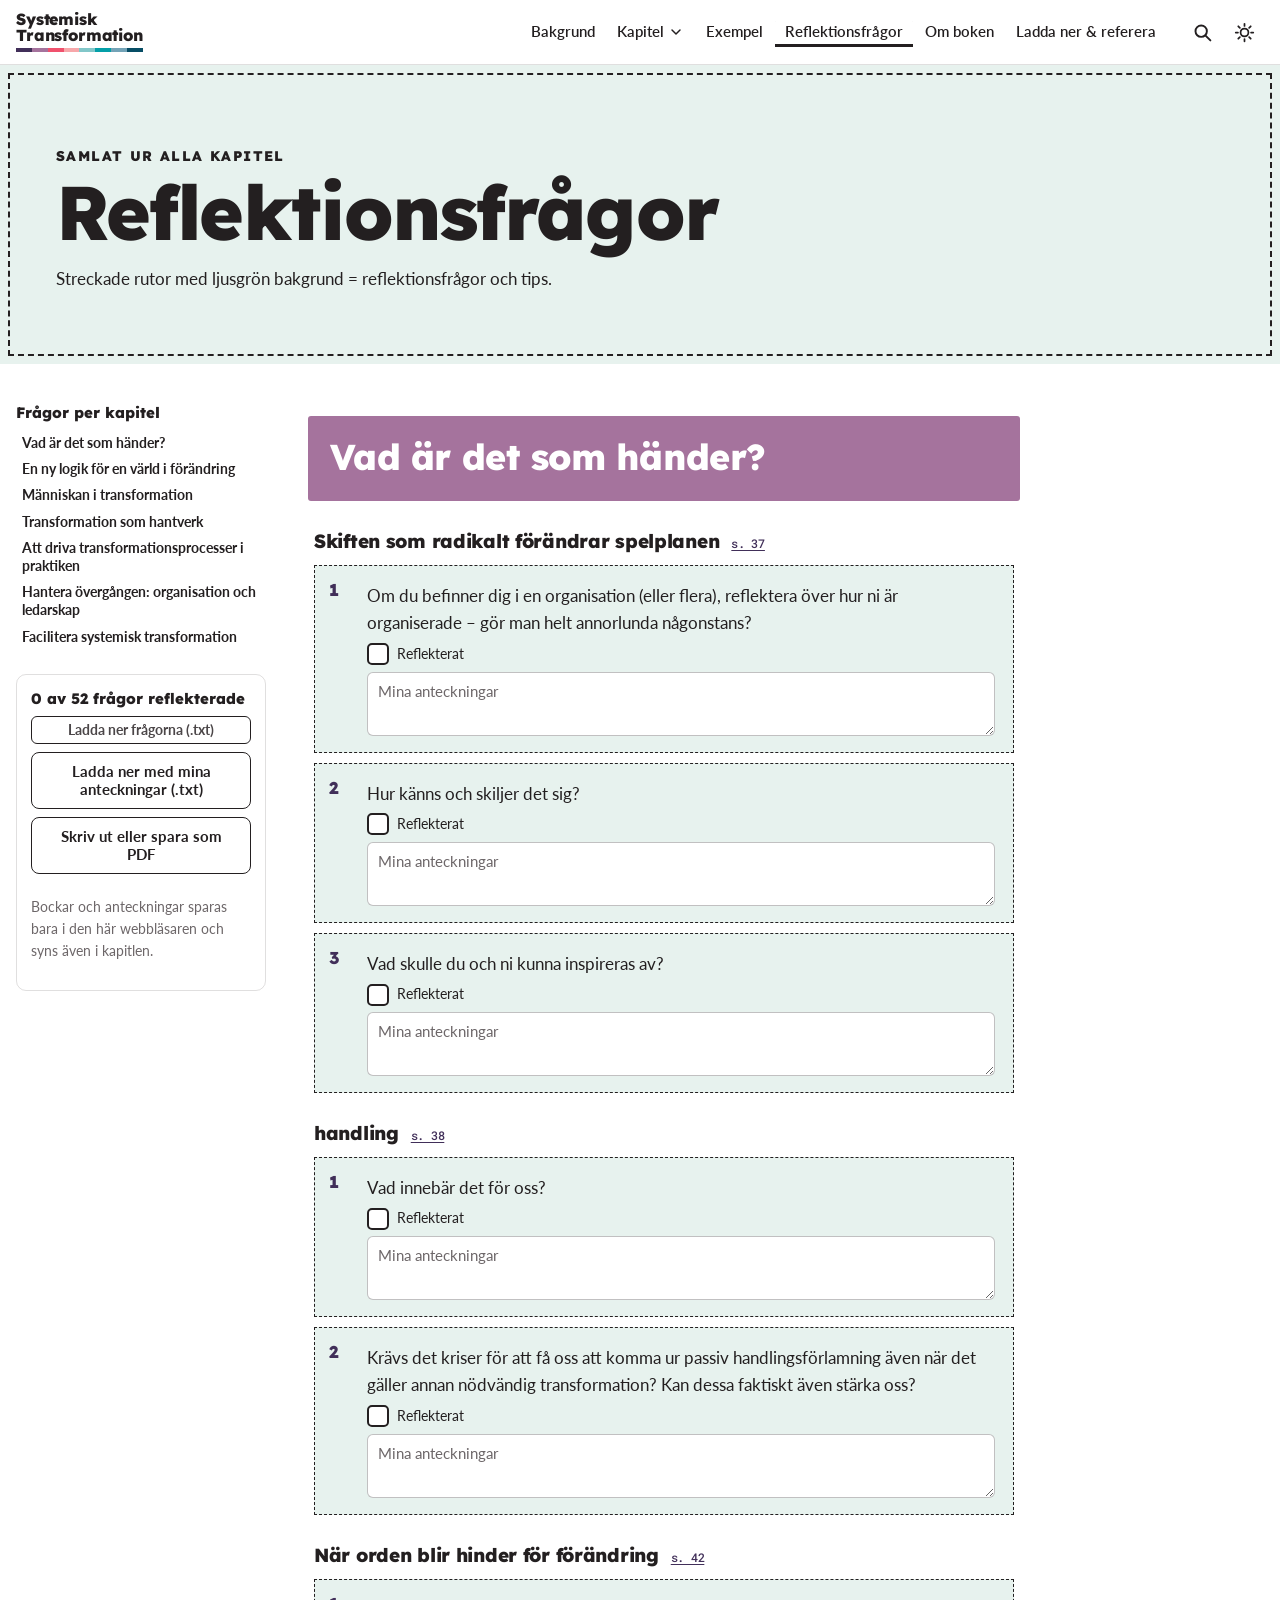
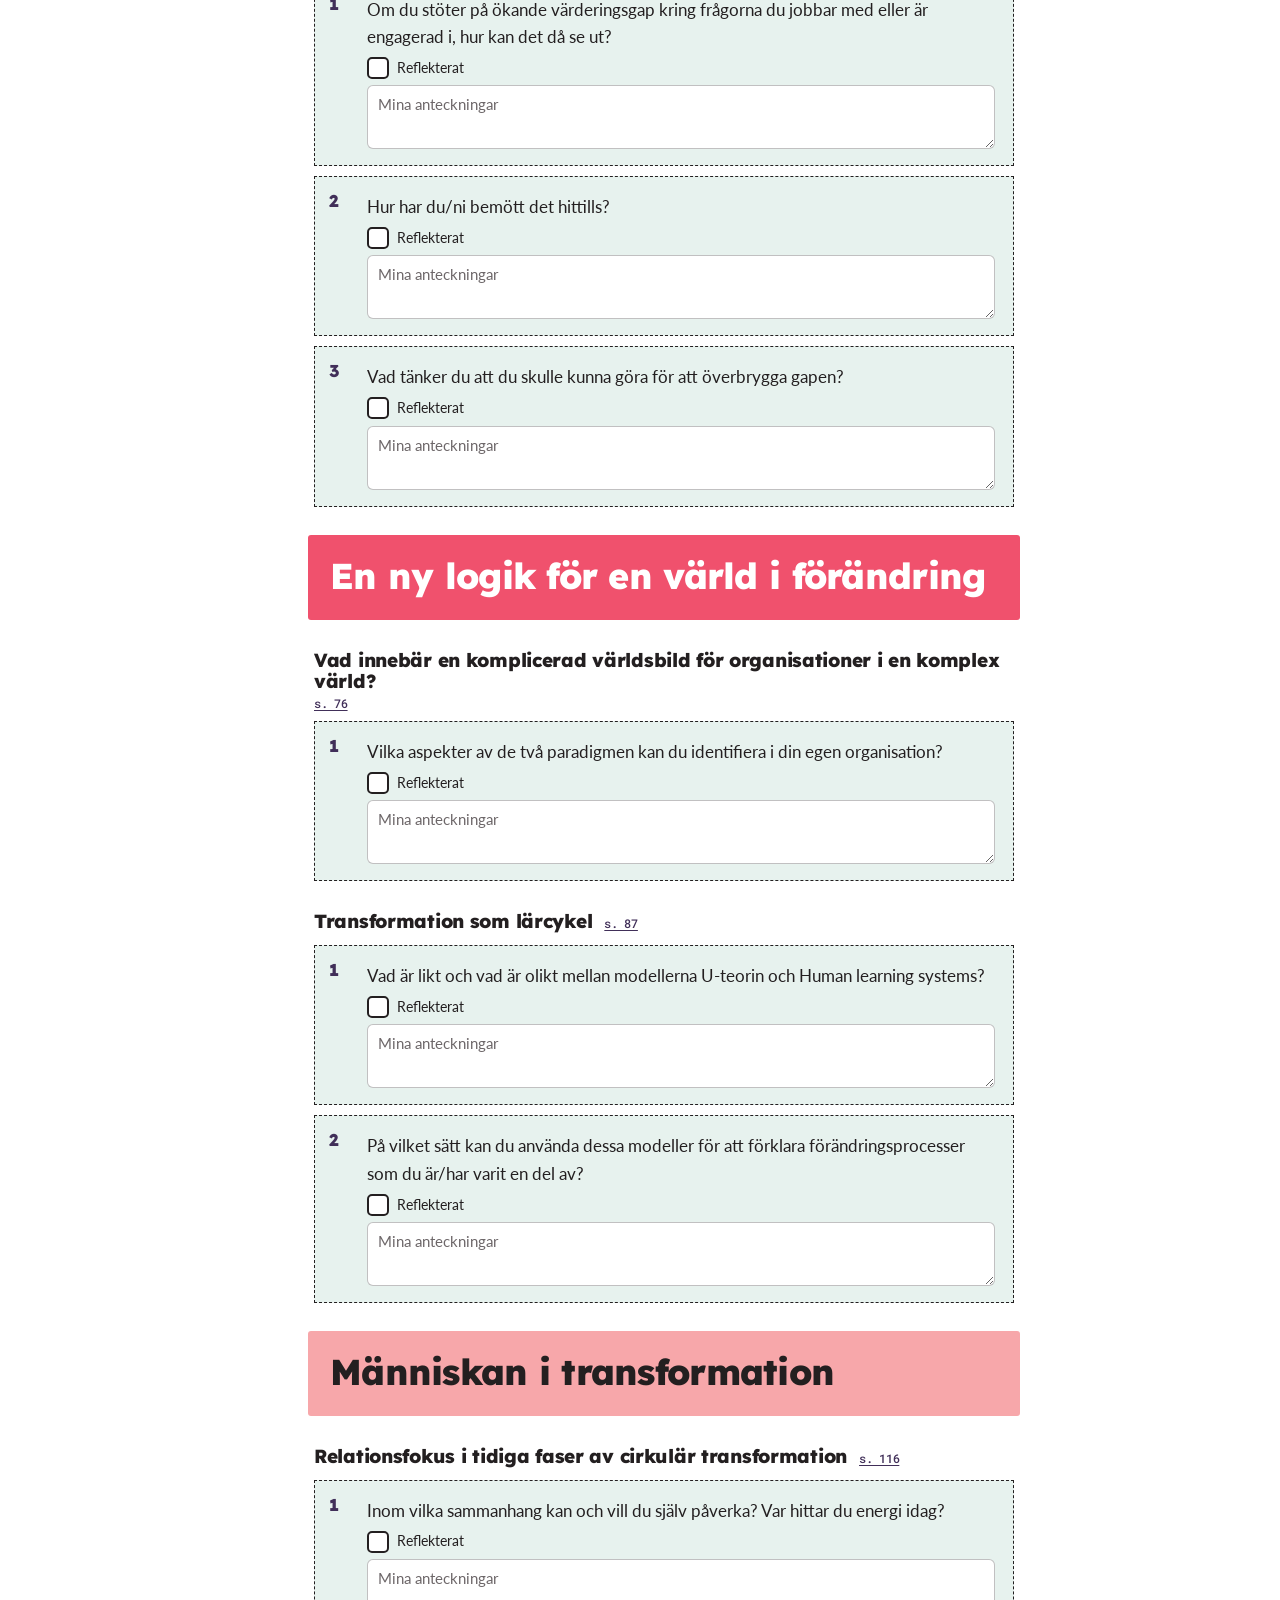
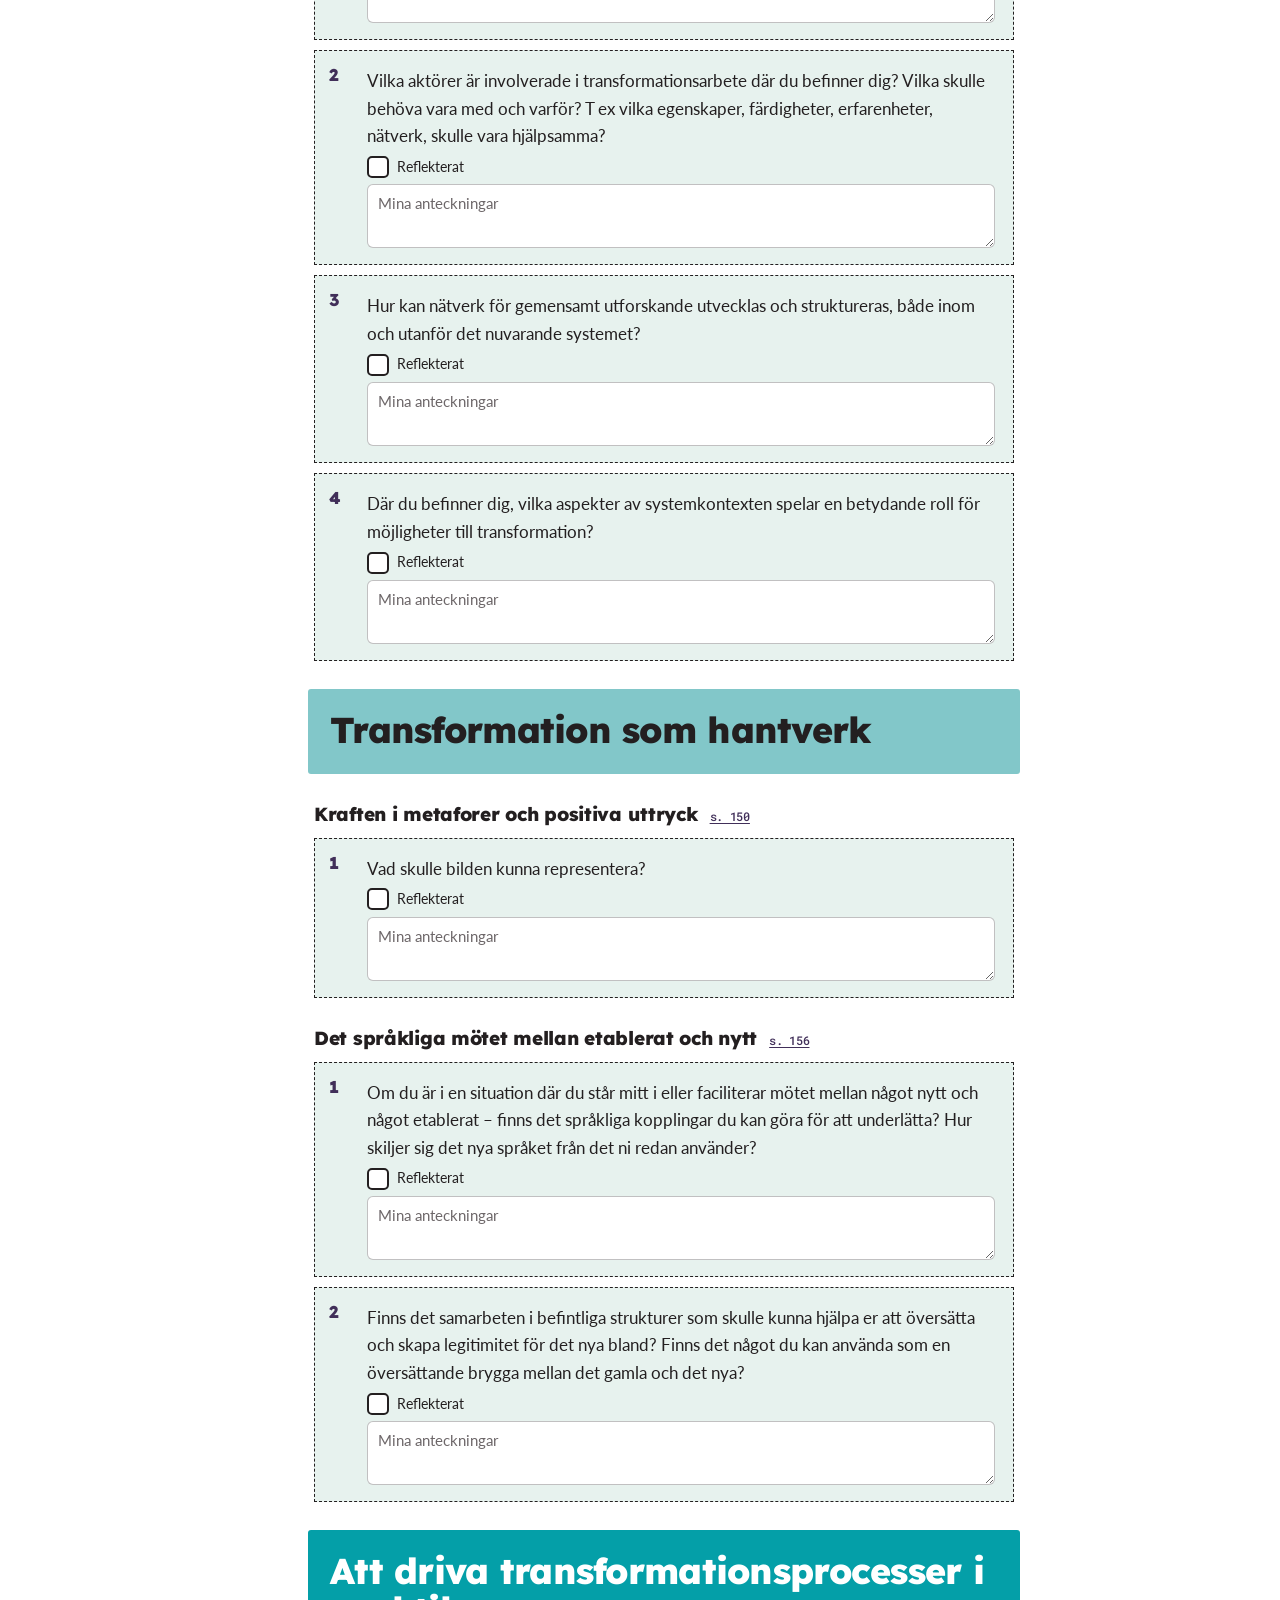
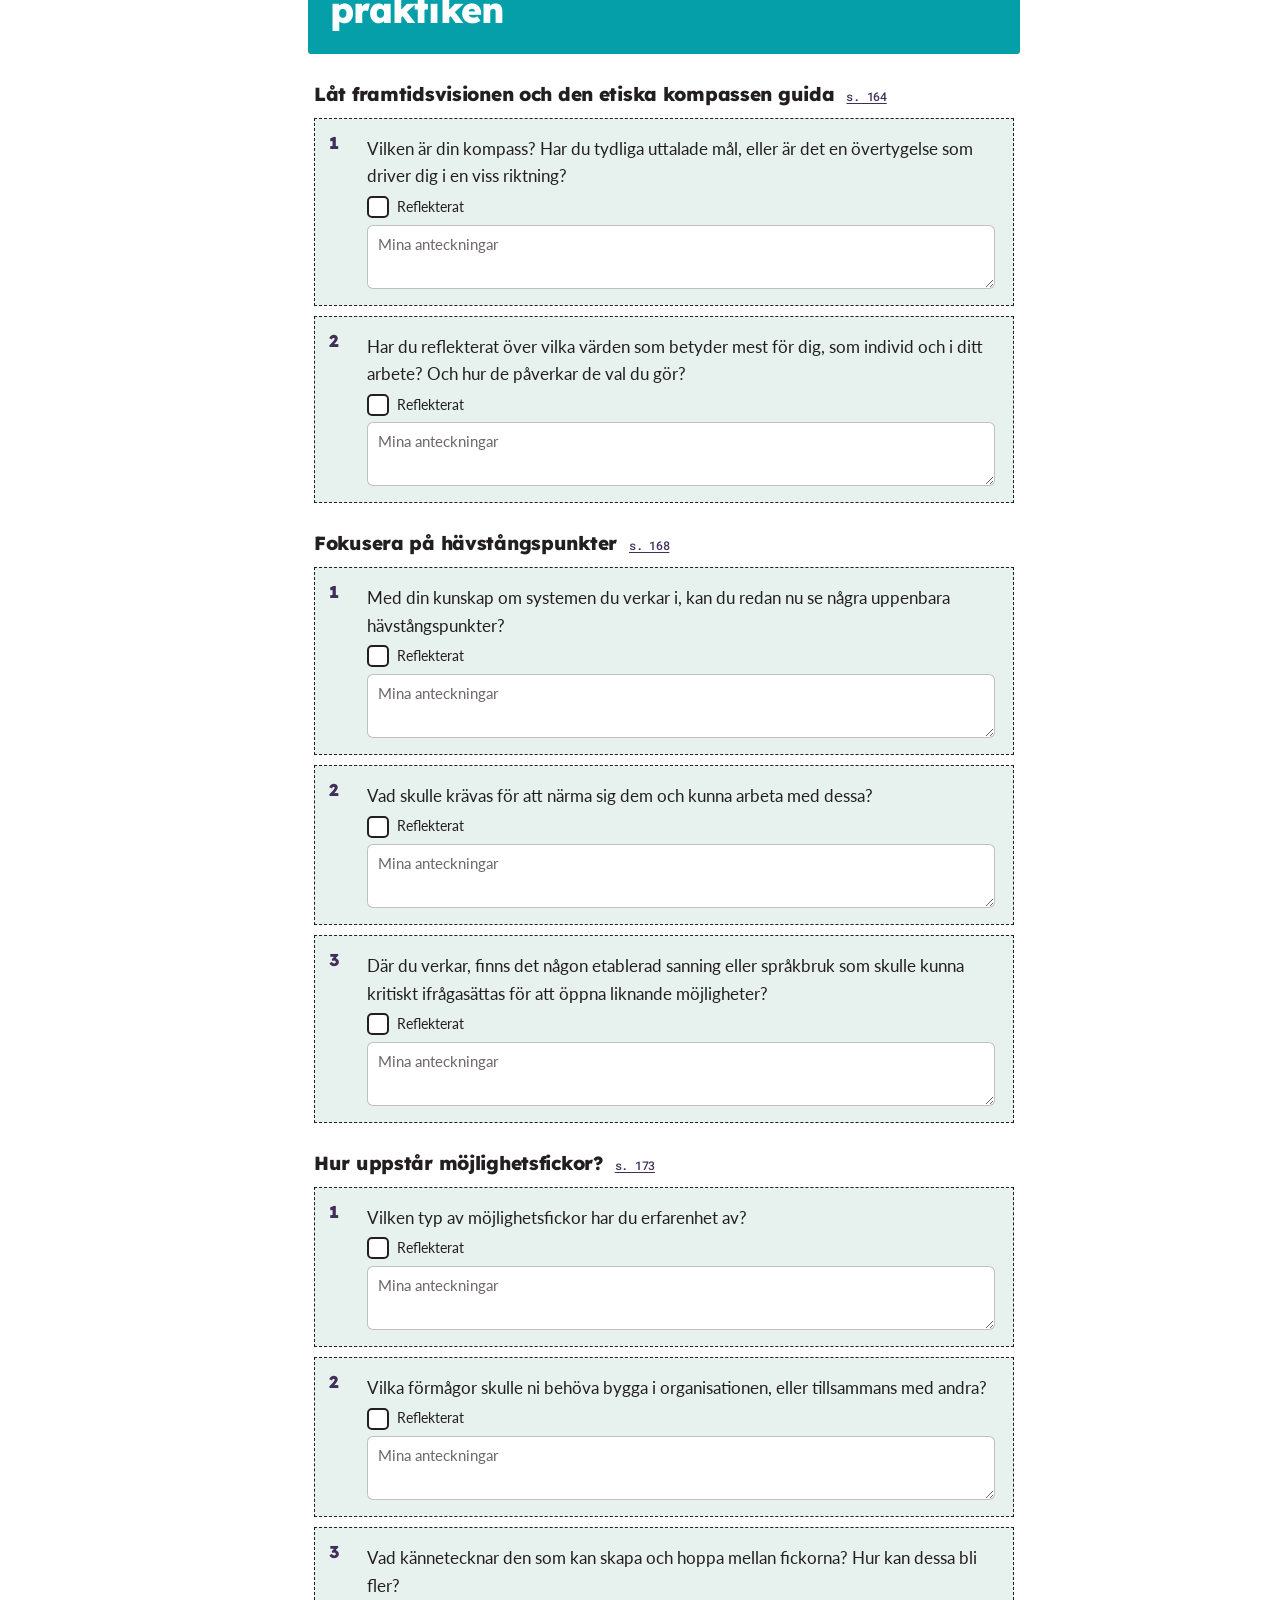
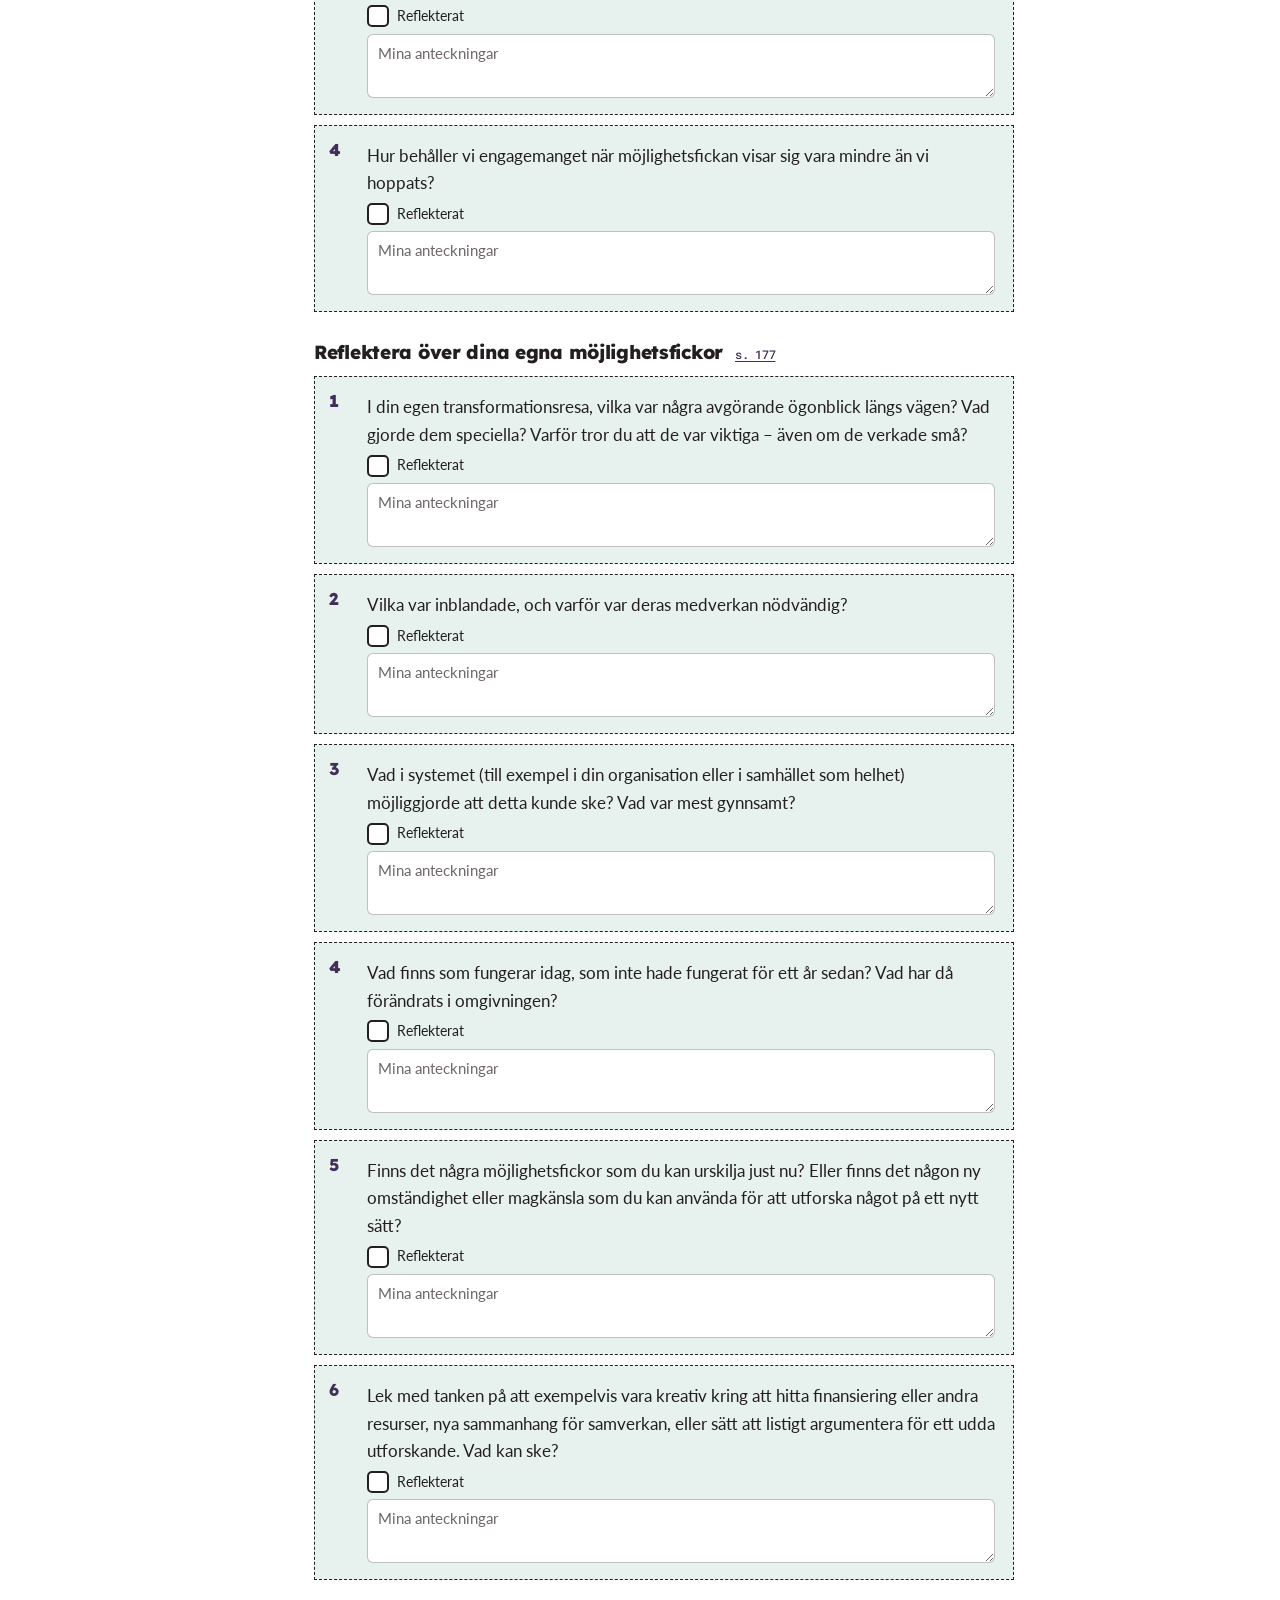
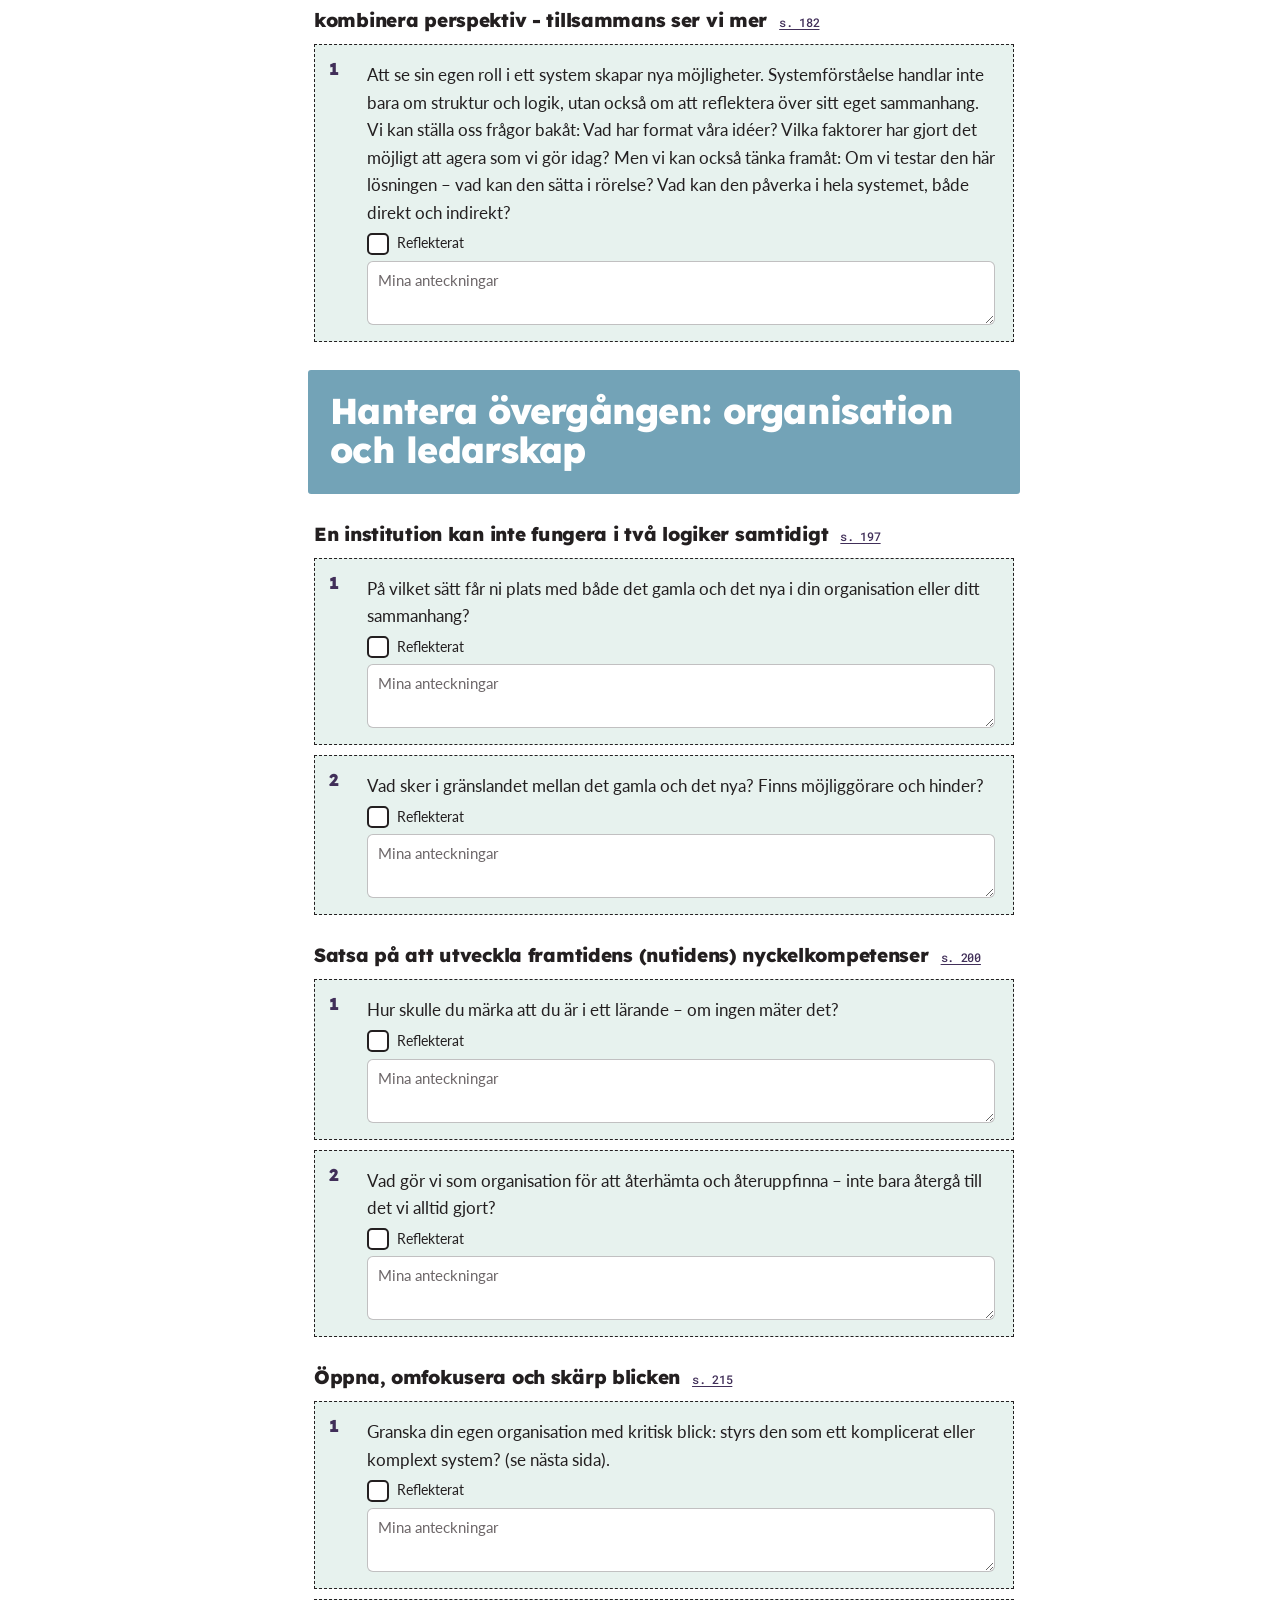
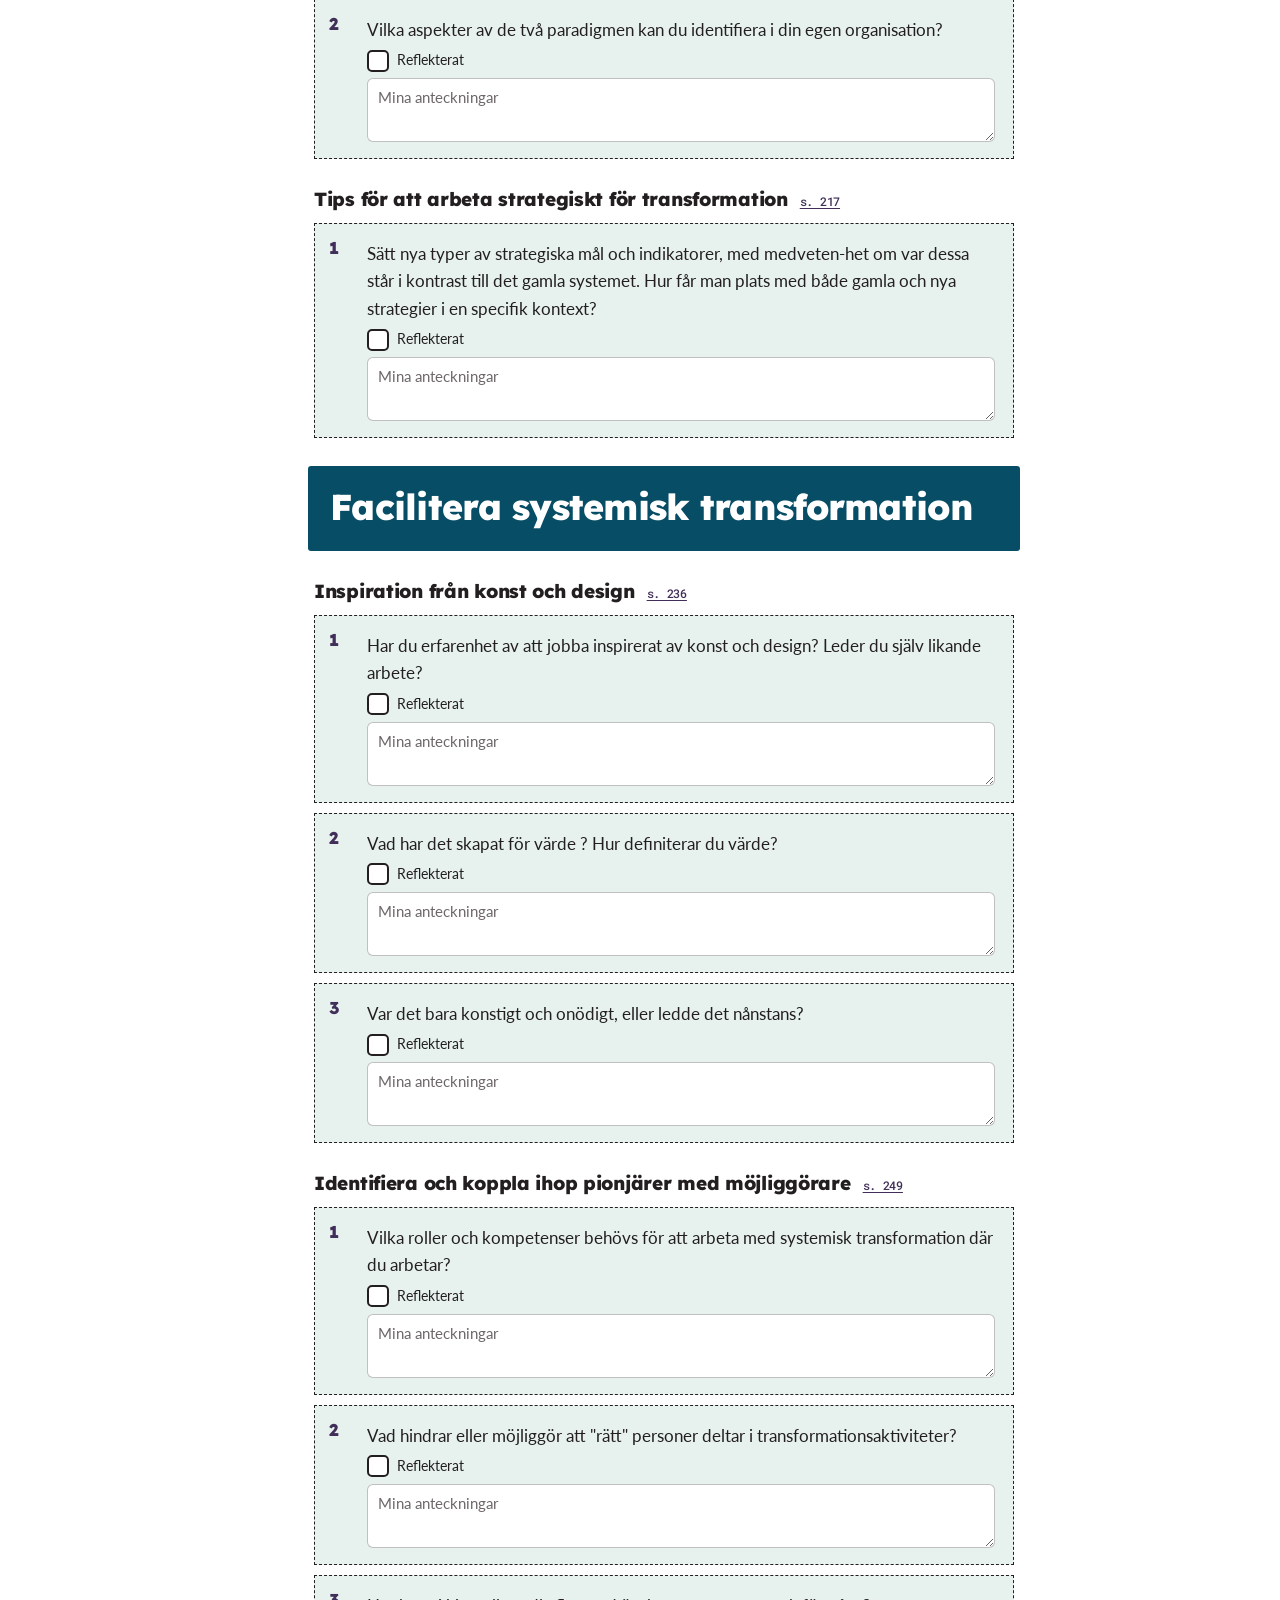
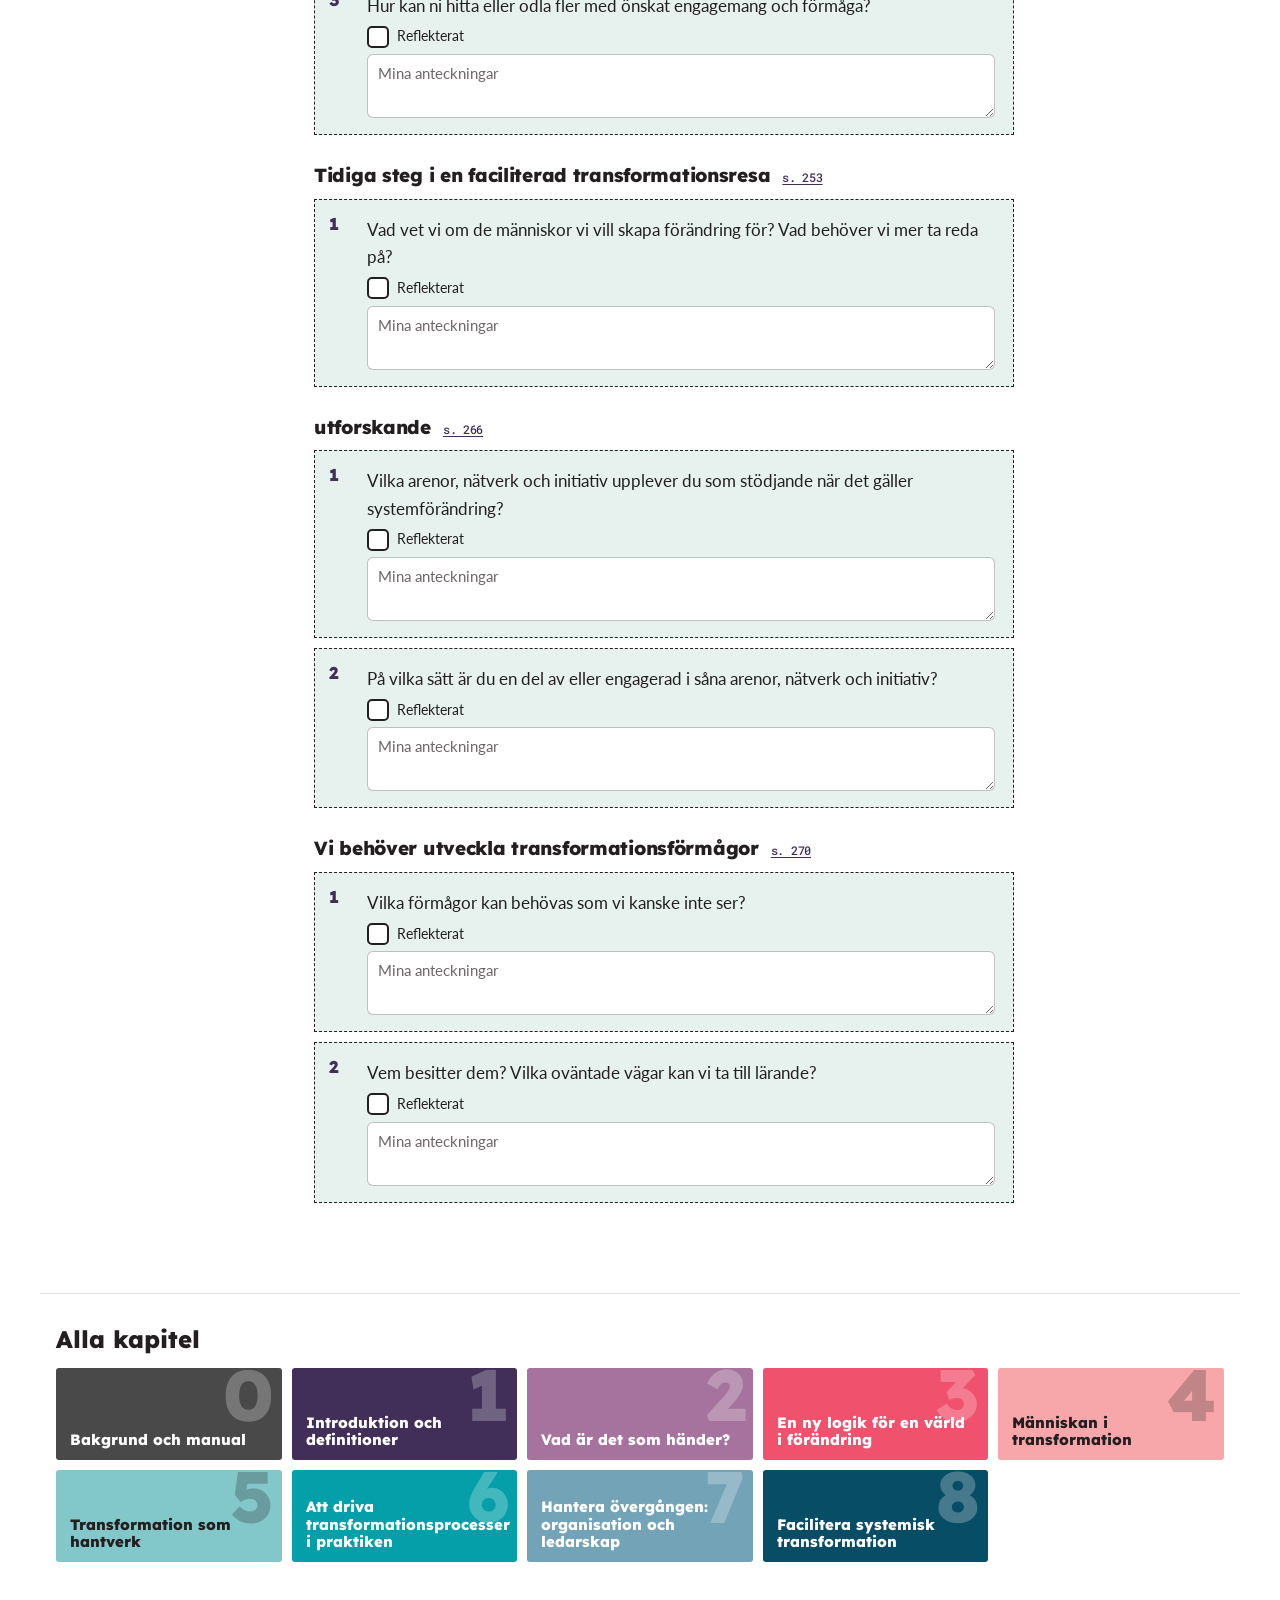
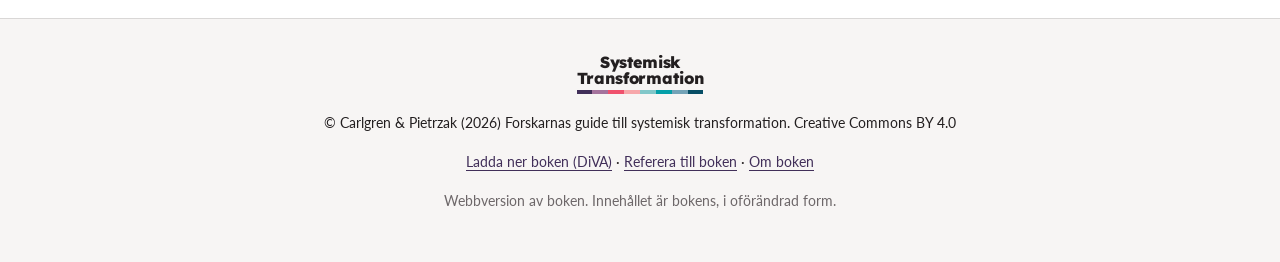
<file: reflektion.html>
<!doctype html>
<html lang="sv">
<head>
<meta charset="utf-8">
<meta name="viewport" content="width=device-width, initial-scale=1">
<title>Reflektionsfrågor – Systemisk Transformation</title>
<meta name="description" content="Alla 52 reflektionsfrågor ur Forskarnas guide till Systemisk Transformation.">
<meta name="color-scheme" content="light dark">
<script>try{var t=localStorage.getItem('st-tema');if(t)document.documentElement.dataset.theme=t;}catch(e){}</script>
<link rel="preconnect" href="https://fonts.googleapis.com">
<link rel="preconnect" href="https://fonts.gstatic.com" crossorigin>
<link href="https://fonts.googleapis.com/css2?family=Lato:ital,wght@0,400;0,700;1,400;1,700&family=Lexend:wght@600;800&family=Roboto+Mono:wght@400;500&family=Caveat:wght@600&display=swap" rel="stylesheet">
<link rel="stylesheet" href="assets/style.css">
<link rel="icon" href="assets/favicon.svg" type="image/svg+xml">
</head>
<body class="sam-sida">
<svg xmlns="http://www.w3.org/2000/svg" style="display:none" aria-hidden="true">
<symbol id="i-chev" viewBox="0 0 24 24"><path d="M6 9l6 6 6-6" fill="none" stroke="currentColor" stroke-width="2.2" stroke-linecap="round" stroke-linejoin="round"/></symbol>
<symbol id="i-sok" viewBox="0 0 24 24"><g fill="none" stroke="currentColor" stroke-width="2.2" stroke-linecap="round"><circle cx="10.5" cy="10.5" r="6.5"/><path d="M15.5 15.5L21 21"/></g></symbol>
<symbol id="i-sol" viewBox="0 0 24 24"><g fill="none" stroke="currentColor" stroke-width="2" stroke-linecap="round"><circle cx="12" cy="12" r="4.5"/><path d="M12 2v2.5M12 19.5V22M2 12h2.5M19.5 12H22M4.9 4.9l1.8 1.8M17.3 17.3l1.8 1.8M4.9 19.1l1.8-1.8M17.3 6.7l1.8-1.8"/></g></symbol>
<symbol id="i-mane" viewBox="0 0 24 24"><path d="M20 14.5A8.5 8.5 0 0 1 9.5 4a8.5 8.5 0 1 0 10.5 10.5z" fill="none" stroke="currentColor" stroke-width="2" stroke-linejoin="round"/></symbol>
<symbol id="i-meny" viewBox="0 0 24 24"><path d="M4 7h16M4 12h16M4 17h16" fill="none" stroke="currentColor" stroke-width="2.2" stroke-linecap="round"/></symbol>
<symbol id="i-x" viewBox="0 0 24 24"><path d="M6 6l12 12M18 6L6 18" fill="none" stroke="currentColor" stroke-width="2.2" stroke-linecap="round"/></symbol>
<symbol id="i-kopia" viewBox="0 0 24 24"><g fill="none" stroke="currentColor" stroke-width="2" stroke-linejoin="round"><rect x="8" y="8" width="12" height="12" rx="2"/><path d="M16 8V5a1 1 0 0 0-1-1H5a1 1 0 0 0-1 1v10a1 1 0 0 0 1 1h3"/></g></symbol>
<symbol id="i-bock" viewBox="0 0 24 24"><path d="M5 12.5l4.5 4.5L19 7" fill="none" stroke="currentColor" stroke-width="2.6" stroke-linecap="round" stroke-linejoin="round"/></symbol>
<symbol id="i-hand" viewBox="0 0 24 24"><path d="M8 13V5.5a1.5 1.5 0 0 1 3 0V11m0-6.5a1.5 1.5 0 0 1 3 0V11m0-5a1.5 1.5 0 0 1 3 0v5.5m0-3a1.5 1.5 0 0 1 3 0V15a7 7 0 0 1-7 7h-1a7 7 0 0 1-5.6-2.8L3.6 15.4a1.6 1.6 0 0 1 2.4-2l2 1.6" fill="none" stroke="currentColor" stroke-width="1.7" stroke-linecap="round" stroke-linejoin="round"/></symbol>
<symbol id="i-fraga" viewBox="0 0 24 24"><g fill="none" stroke="currentColor" stroke-width="1.8" stroke-linecap="round"><rect x="3" y="3" width="18" height="18" rx="3" stroke-dasharray="3 2.5"/><path d="M9.5 9.5a2.5 2.5 0 1 1 3.5 2.3c-.7.3-1 .9-1 1.6V14"/><circle cx="12" cy="17" r=".6" fill="currentColor"/></g></symbol>
<symbol id="i-citat" viewBox="0 0 24 24"><path d="M5 18c-1-1.5-1-3.6 0-6 1-2.3 3-4 5.5-5l.6 1.4C9 9.4 8 10.6 7.6 12H10v6zm9 0c-1-1.5-1-3.6 0-6 1-2.3 3-4 5.5-5l.6 1.4C18 9.4 17 10.6 16.6 12H19v6z" fill="currentColor"/></symbol>
<symbol id="i-ner" viewBox="0 0 24 24"><path d="M12 4v11m-5-5l5 5 5-5M5 20h14" fill="none" stroke="currentColor" stroke-width="2.2" stroke-linecap="round" stroke-linejoin="round"/></symbol>
<symbol id="i-ut" viewBox="0 0 24 24"><path d="M14 4h6v6M20 4l-9 9M18 14v5a1 1 0 0 1-1 1H5a1 1 0 0 1-1-1V7a1 1 0 0 1 1-1h5" fill="none" stroke="currentColor" stroke-width="2" stroke-linecap="round" stroke-linejoin="round"/></symbol>
<symbol id="i-spela" viewBox="0 0 24 24"><path d="M4 12a8 8 0 1 0 2.4-5.7M4 4v4h4" fill="none" stroke="currentColor" stroke-width="2" stroke-linecap="round" stroke-linejoin="round"/></symbol>
<symbol id="i-pil-v" viewBox="0 0 24 24"><path d="M19 12H5m6-6l-6 6 6 6" fill="none" stroke="currentColor" stroke-width="2.2" stroke-linecap="round" stroke-linejoin="round"/></symbol>
<symbol id="i-pil-h" viewBox="0 0 24 24"><path d="M5 12h14m-6-6l6 6-6 6" fill="none" stroke="currentColor" stroke-width="2.2" stroke-linecap="round" stroke-linejoin="round"/></symbol>
</svg>
<a class="skip" href="#main">Hoppa till innehållet</a>
<header class="topbar">
<div class="topbar-in">
<a class="logo" href="index.html" aria-label="Systemisk Transformation, startsida"><span class="logo-w">Systemisk<br>Transformation</span><span class="logo-bar" aria-hidden="true"><i style="background:#412f59"></i><i style="background:#a5739d"></i><i style="background:#f0516d"></i><i style="background:#f7a7aa"></i><i style="background:#82c7c9"></i><i style="background:#049fa8"></i><i style="background:#73a3b7"></i><i style="background:#074d65"></i></span></a>
<nav class="mainnav" aria-label="Huvudmeny">
<a href="bakgrund.html" class="">Bakgrund</a>
<div class="dd"><button class="dd-btn" aria-expanded="false" aria-controls="dd-kap">Kapitel<svg aria-hidden="true"><use href="#i-chev"/></svg></button>
<ul class="dd-menu" id="dd-kap"><li><a href="bakgrund.html" style="--kap:#49494a;--on-kap:#ffffff"><span class="dd-num">0</span><span>Bakgrund och manual</span></a></li><li><a href="kapitel-1.html" style="--kap:#412f59;--on-kap:#ffffff"><span class="dd-num">1</span><span>Introduktion och definitioner</span></a></li><li><a href="kapitel-2.html" style="--kap:#a5739d;--on-kap:#ffffff"><span class="dd-num">2</span><span>Vad är det som händer?</span></a></li><li><a href="kapitel-3.html" style="--kap:#f0516d;--on-kap:#ffffff"><span class="dd-num">3</span><span>En ny logik för en värld i förändring</span></a></li><li><a href="kapitel-4.html" style="--kap:#f7a7aa;--on-kap:#231f20"><span class="dd-num">4</span><span>Människan i transformation</span></a></li><li><a href="kapitel-5.html" style="--kap:#82c7c9;--on-kap:#231f20"><span class="dd-num">5</span><span>Transformation som hantverk</span></a></li><li><a href="kapitel-6.html" style="--kap:#049fa8;--on-kap:#ffffff"><span class="dd-num">6</span><span>Att driva transformationsprocesser i praktiken</span></a></li><li><a href="kapitel-7.html" style="--kap:#73a3b7;--on-kap:#ffffff"><span class="dd-num">7</span><span>Hantera övergången: organisation och ledarskap</span></a></li><li><a href="kapitel-8.html" style="--kap:#074d65;--on-kap:#ffffff"><span class="dd-num">8</span><span>Facilitera systemisk transformation</span></a></li></ul></div>
<a href="exempel.html" class="">Exempel</a><a href="reflektion.html" class="" aria-current="page">Reflektionsfrågor</a><a href="om.html" class="">Om boken</a><a href="ladda-ner.html" class="">Ladda ner &amp; referera</a>
</nav>
<div class="tools">
<button class="icon-btn sok-btn" aria-label="Sök i boken" title="Sök i boken (/)"><svg aria-hidden="true"><use href="#i-sok"/></svg></button>
<button class="icon-btn tema-btn" aria-label="Byt mellan ljust och mörkt tema" title="Byt mellan ljust och mörkt tema"><svg class="sun" aria-hidden="true"><use href="#i-sol"/></svg><svg class="moon" aria-hidden="true"><use href="#i-mane"/></svg></button>
<button class="icon-btn meny-btn" aria-label="Meny" aria-expanded="false" aria-controls="mobilmeny"><svg aria-hidden="true"><use href="#i-meny"/></svg></button>
</div>
</div>
<div class="progress" aria-hidden="true"><i></i></div>
</header>
<div class="mobilmeny" id="mobilmeny" hidden>
<nav aria-label="Meny">
<a href="index.html">Startsida</a>
<p class="mm-h">Kapitel</p>
<ul><li><a href="bakgrund.html" style="--kap:#49494a;--on-kap:#ffffff"><span class="dd-num">0</span><span>Bakgrund och manual</span></a></li><li><a href="kapitel-1.html" style="--kap:#412f59;--on-kap:#ffffff"><span class="dd-num">1</span><span>Introduktion och definitioner</span></a></li><li><a href="kapitel-2.html" style="--kap:#a5739d;--on-kap:#ffffff"><span class="dd-num">2</span><span>Vad är det som händer?</span></a></li><li><a href="kapitel-3.html" style="--kap:#f0516d;--on-kap:#ffffff"><span class="dd-num">3</span><span>En ny logik för en värld i förändring</span></a></li><li><a href="kapitel-4.html" style="--kap:#f7a7aa;--on-kap:#231f20"><span class="dd-num">4</span><span>Människan i transformation</span></a></li><li><a href="kapitel-5.html" style="--kap:#82c7c9;--on-kap:#231f20"><span class="dd-num">5</span><span>Transformation som hantverk</span></a></li><li><a href="kapitel-6.html" style="--kap:#049fa8;--on-kap:#ffffff"><span class="dd-num">6</span><span>Att driva transformationsprocesser i praktiken</span></a></li><li><a href="kapitel-7.html" style="--kap:#73a3b7;--on-kap:#ffffff"><span class="dd-num">7</span><span>Hantera övergången: organisation och ledarskap</span></a></li><li><a href="kapitel-8.html" style="--kap:#074d65;--on-kap:#ffffff"><span class="dd-num">8</span><span>Facilitera systemisk transformation</span></a></li></ul>
<p class="mm-h">Mer</p>
<a href="exempel.html">Exempel från praktiken</a>
<a href="reflektion.html">Reflektionsfrågor</a>
<a href="om.html">Om boken</a>
<a href="ladda-ner.html">Ladda ner &amp; referera</a>
</nav>
</div>
<div class="sok" id="sok" hidden role="dialog" aria-modal="true" aria-label="Sök i boken">
<div class="sok-panel">
<div class="sok-rad"><svg aria-hidden="true"><use href="#i-sok"/></svg><input type="search" id="sok-in" placeholder="Sök i boken, t.ex. möjlighetsfickor" autocomplete="off" aria-label="Sökord"><button class="icon-btn sok-stang" aria-label="Stäng"><svg aria-hidden="true"><use href="#i-x"/></svg></button></div>
<p class="sok-info" id="sok-info" aria-live="polite"></p>
<ol class="sok-res" id="sok-res"></ol>
</div></div>
<main id="main" class="samling rf-sida">
<header class="sam-hero"><div class="sam-hero-in"><p class="kap-label">Samlat ur alla kapitel</p><h1>Reflektionsfrågor</h1>
<p>Streckade rutor med ljusgrön bakgrund = reflektionsfrågor och tips.</p></div></header>
<div class="las">
<aside class="sidtoc" aria-label="Frågor per kapitel"><details open><summary>Frågor per kapitel</summary><ol><li class="t2"><a href="#rf-k02">Vad är det som händer?</a></li><li class="t2"><a href="#rf-k03">En ny logik för en värld i förändring</a></li><li class="t2"><a href="#rf-k04">Människan i transformation</a></li><li class="t2"><a href="#rf-k05">Transformation som hantverk</a></li><li class="t2"><a href="#rf-k06">Att driva transformationsprocesser i praktiken</a></li><li class="t2"><a href="#rf-k07">Hantera övergången: organisation och ledarskap</a></li><li class="t2"><a href="#rf-k08">Facilitera systemisk transformation</a></li></ol></details>
<div class="rf-verktyg">
<p class="rf-stat" id="rf-stat" aria-live="polite"></p>
<a class="knapp" href="downloads/reflektionsfragor.txt" download>Ladda ner frågorna (.txt)</a>
<button class="knapp" id="rf-ner">Ladda ner med mina anteckningar (.txt)</button>
<button class="knapp" id="rf-skriv">Skriv ut eller spara som PDF</button>
<p class="liten">Bockar och anteckningar sparas bara i den här webbläsaren och syns även i kapitlen.</p>
</div></aside>
<article class="text"><section class="rf-kap" id="rf-k02" style="--kap:#a5739d;--on-kap:#ffffff;--ink-l:#8a5a83;--ink-d:#dcb0d5"><h2 class="sec"><span>Vad är det som händer?</span></h2><div class="rf-grp"><h3>Skiften som radikalt förändrar spelplanen <a class="rf-src" href="kapitel-2.html#k02-6f3714f8">s. 37</a></h3><ol class="rf-lista"><li class="fraga" data-q="k02-6f3714f8" data-kap="Vad är det som händer?"><span class="q">Om du befinner dig i en organisation (eller flera), reflektera över hur ni är organiserade – gör man helt annorlunda någonstans?</span></li><li class="fraga" data-q="k02-5957e015" data-kap="Vad är det som händer?"><span class="q">Hur känns och skiljer det sig?</span></li><li class="fraga" data-q="k02-5836dbf3" data-kap="Vad är det som händer?"><span class="q">Vad skulle du och ni kunna inspireras av?</span></li></ol></div><div class="rf-grp"><h3>handling <a class="rf-src" href="kapitel-2.html#k02-f725730f">s. 38</a></h3><ol class="rf-lista"><li class="fraga" data-q="k02-f725730f" data-kap="Vad är det som händer?"><span class="q">Vad innebär det för oss?</span></li><li class="fraga" data-q="k02-4885a4a8" data-kap="Vad är det som händer?"><span class="q">Krävs det kriser för att få oss att komma ur passiv handlingsförlamning även när det gäller annan nödvändig transformation? Kan dessa faktiskt även stärka oss?</span></li></ol></div><div class="rf-grp"><h3>När orden blir hinder för förändring <a class="rf-src" href="kapitel-2.html#k02-d9cb9718">s. 42</a></h3><ol class="rf-lista"><li class="fraga" data-q="k02-d9cb9718" data-kap="Vad är det som händer?"><span class="q">Om du stöter på ökande värderingsgap kring frågorna du jobbar med eller är engagerad i, hur kan det då se ut?</span></li><li class="fraga" data-q="k02-4e7b07f7" data-kap="Vad är det som händer?"><span class="q">Hur har du/ni bemött det hittills?</span></li><li class="fraga" data-q="k02-acd6532f" data-kap="Vad är det som händer?"><span class="q">Vad tänker du att du skulle kunna göra för att överbrygga gapen?</span></li></ol></div></section><section class="rf-kap" id="rf-k03" style="--kap:#f0516d;--on-kap:#ffffff;--ink-l:#d0304f;--ink-d:#ff8da1"><h2 class="sec"><span>En ny logik för en värld i förändring</span></h2><div class="rf-grp"><h3>Vad innebär en komplicerad världsbild för organisationer i en komplex värld? <a class="rf-src" href="kapitel-3.html#k03-8fdd9573">s. 76</a></h3><ol class="rf-lista"><li class="fraga" data-q="k03-8fdd9573" data-kap="En ny logik för en värld i förändring"><span class="q">Vilka aspekter av de två paradigmen kan du identifiera i din egen organisation?</span></li></ol></div><div class="rf-grp"><h3>Transformation som lärcykel <a class="rf-src" href="kapitel-3.html#k03-d15af2ae">s. 87</a></h3><ol class="rf-lista"><li class="fraga" data-q="k03-d15af2ae" data-kap="En ny logik för en värld i förändring"><span class="q">Vad är likt och vad är olikt mellan modellerna U-teorin och Human learning systems?</span></li><li class="fraga" data-q="k03-f64e37e6" data-kap="En ny logik för en värld i förändring"><span class="q">På vilket sätt kan du använda dessa modeller för att förklara förändringsprocesser som du är/har varit en del av?</span></li></ol></div></section><section class="rf-kap" id="rf-k04" style="--kap:#f7a7aa;--on-kap:#231f20;--ink-l:#b8545d;--ink-d:#f7a7aa"><h2 class="sec"><span>Människan i transformation</span></h2><div class="rf-grp"><h3>Relationsfokus i tidiga faser av cirkulär transformation <a class="rf-src" href="kapitel-4.html#k04-41fe57a9">s. 116</a></h3><ol class="rf-lista"><li class="fraga" data-q="k04-41fe57a9" data-kap="Människan i transformation"><span class="q">Inom vilka sammanhang kan och vill du själv påverka? Var hittar du energi idag?</span></li><li class="fraga" data-q="k04-a88fef66" data-kap="Människan i transformation"><span class="q">Vilka aktörer är involverade i transformationsarbete där du befinner dig? Vilka skulle behöva vara med och varför? T ex vilka egenskaper, färdigheter, erfarenheter, nätverk, skulle vara hjälpsamma?</span></li><li class="fraga" data-q="k04-92e01307" data-kap="Människan i transformation"><span class="q">Hur kan nätverk för gemensamt utforskande utvecklas och struktureras, både inom och utanför det nuvarande systemet?</span></li><li class="fraga" data-q="k04-0f8d5fe7" data-kap="Människan i transformation"><span class="q">Där du befinner dig, vilka aspekter av systemkontexten spelar en betydande roll för möjligheter till transformation?</span></li></ol></div></section><section class="rf-kap" id="rf-k05" style="--kap:#82c7c9;--on-kap:#231f20;--ink-l:#2b7f84;--ink-d:#9fdcde"><h2 class="sec"><span>Transformation som hantverk</span></h2><div class="rf-grp"><h3>Kraften i metaforer och positiva uttryck <a class="rf-src" href="kapitel-5.html#k05-115c0ecf">s. 150</a></h3><ol class="rf-lista"><li class="fraga" data-q="k05-115c0ecf" data-kap="Transformation som hantverk"><span class="q">Vad skulle bilden kunna representera?</span></li></ol></div><div class="rf-grp"><h3>Det språkliga mötet mellan etablerat och nytt <a class="rf-src" href="kapitel-5.html#k05-bf0f1b82">s. 156</a></h3><ol class="rf-lista"><li class="fraga" data-q="k05-bf0f1b82" data-kap="Transformation som hantverk"><span class="q">Om du är i en situation där du står mitt i eller faciliterar mötet mellan något nytt och något etablerat – finns det språkliga kopplingar du kan göra för att underlätta? Hur skiljer sig det nya språket från det ni redan använder?</span></li><li class="fraga" data-q="k05-ddb08e58" data-kap="Transformation som hantverk"><span class="q">Finns det samarbeten i befintliga strukturer som skulle kunna hjälpa er att översätta och skapa legitimitet för det nya bland? Finns det något du kan använda som en översättande brygga mellan det gamla och det nya?</span></li></ol></div></section><section class="rf-kap" id="rf-k06" style="--kap:#049fa8;--on-kap:#ffffff;--ink-l:#03808a;--ink-d:#4fd0d8"><h2 class="sec"><span>Att driva transformationsprocesser i praktiken</span></h2><div class="rf-grp"><h3>Låt framtidsvisionen och den etiska kompassen guida <a class="rf-src" href="kapitel-6.html#k06-479af004">s. 164</a></h3><ol class="rf-lista"><li class="fraga" data-q="k06-479af004" data-kap="Att driva transformationsprocesser i praktiken"><span class="q">Vilken är din kompass? Har du tydliga uttalade mål, eller är det en övertygelse som driver dig i en viss riktning?</span></li><li class="fraga" data-q="k06-4e4fb813" data-kap="Att driva transformationsprocesser i praktiken"><span class="q">Har du reflekterat över vilka värden som betyder mest för dig, som individ och i ditt arbete? Och hur de påverkar de val du gör?</span></li></ol></div><div class="rf-grp"><h3>Fokusera på hävstångspunkter <a class="rf-src" href="kapitel-6.html#k06-4dafa26c">s. 168</a></h3><ol class="rf-lista"><li class="fraga" data-q="k06-4dafa26c" data-kap="Att driva transformationsprocesser i praktiken"><span class="q">Med din kunskap om systemen du verkar i, kan du redan nu se några uppenbara hävstångspunkter?</span></li><li class="fraga" data-q="k06-beb2645d" data-kap="Att driva transformationsprocesser i praktiken"><span class="q">Vad skulle krävas för att närma sig dem och kunna arbeta med dessa?</span></li><li class="fraga" data-q="k06-63184aa9" data-kap="Att driva transformationsprocesser i praktiken"><span class="q">Där du verkar, finns det någon etablerad sanning eller språkbruk som skulle kunna kritiskt ifrågasättas för att öppna liknande möjligheter?</span></li></ol></div><div class="rf-grp"><h3>Hur uppstår möjlighetsfickor? <a class="rf-src" href="kapitel-6.html#k06-2d42a50f">s. 173</a></h3><ol class="rf-lista"><li class="fraga" data-q="k06-2d42a50f" data-kap="Att driva transformationsprocesser i praktiken"><span class="q">Vilken typ av möjlighetsfickor har du erfarenhet av?</span></li><li class="fraga" data-q="k06-4aaf3f87" data-kap="Att driva transformationsprocesser i praktiken"><span class="q">Vilka förmågor skulle ni behöva bygga i organisationen, eller tillsammans med andra?</span></li><li class="fraga" data-q="k06-0b542087" data-kap="Att driva transformationsprocesser i praktiken"><span class="q">Vad kännetecknar den som kan skapa och hoppa mellan fickorna? Hur kan dessa bli fler?</span></li><li class="fraga" data-q="k06-84bdcf4e" data-kap="Att driva transformationsprocesser i praktiken"><span class="q">Hur behåller vi engagemanget när möjlighetsfickan visar sig vara mindre än vi hoppats?</span></li></ol></div><div class="rf-grp"><h3>Reflektera över dina egna möjlighetsfickor <a class="rf-src" href="kapitel-6.html#k06-f641eb0a">s. 177</a></h3><ol class="rf-lista"><li class="fraga" data-q="k06-f641eb0a" data-kap="Att driva transformationsprocesser i praktiken"><span class="q">I din egen transformationsresa, vilka var några avgörande ögonblick längs vägen? Vad gjorde dem speciella? Varför tror du att de var viktiga – även om de verkade små?</span></li><li class="fraga" data-q="k06-7709268d" data-kap="Att driva transformationsprocesser i praktiken"><span class="q">Vilka var inblandade, och varför var deras medverkan nödvändig?</span></li><li class="fraga" data-q="k06-71be2576" data-kap="Att driva transformationsprocesser i praktiken"><span class="q">Vad i systemet (till exempel i din organisation eller i samhället som helhet) möjliggjorde att detta kunde ske? Vad var mest gynnsamt?</span></li><li class="fraga" data-q="k06-a8a7d7f1" data-kap="Att driva transformationsprocesser i praktiken"><span class="q">Vad finns som fungerar idag, som inte hade fungerat för ett år sedan? Vad har då förändrats i omgivningen?</span></li><li class="fraga" data-q="k06-387ccedd" data-kap="Att driva transformationsprocesser i praktiken"><span class="q">Finns det några möjlighetsfickor som du kan urskilja just nu? Eller finns det någon ny omständighet eller magkänsla som du kan använda för att utforska något på ett nytt sätt?</span></li><li class="fraga" data-q="k06-fb1b5010" data-kap="Att driva transformationsprocesser i praktiken"><span class="q">Lek med tanken på att exempelvis vara kreativ kring att hitta finansiering eller andra resurser, nya sammanhang för samverkan, eller sätt att listigt argumentera för ett udda utforskande. Vad kan ske?</span></li></ol></div><div class="rf-grp"><h3>kombinera perspektiv - tillsammans ser vi mer <a class="rf-src" href="kapitel-6.html#k06-19946907">s. 182</a></h3><ol class="rf-lista"><li class="fraga" data-q="k06-19946907" data-kap="Att driva transformationsprocesser i praktiken"><span class="q">Att se sin egen roll i ett system skapar nya möjligheter. Systemförståelse handlar inte bara om struktur och logik, utan också om att reflektera över sitt eget sammanhang. Vi kan ställa oss frågor bakåt: Vad har format våra idéer? Vilka faktorer har gjort det möjligt att agera som vi gör idag? Men vi kan också tänka framåt: Om vi testar den här lösningen – vad kan den sätta i rörelse? Vad kan den påverka i hela systemet, både direkt och indirekt?</span></li></ol></div></section><section class="rf-kap" id="rf-k07" style="--kap:#73a3b7;--on-kap:#ffffff;--ink-l:#4f7a8d;--ink-d:#a9cddc"><h2 class="sec"><span>Hantera övergången: organisation och ledarskap</span></h2><div class="rf-grp"><h3>En institution kan inte fungera i två logiker samtidigt <a class="rf-src" href="kapitel-7.html#k07-26ed6db1">s. 197</a></h3><ol class="rf-lista"><li class="fraga" data-q="k07-26ed6db1" data-kap="Hantera övergången: organisation och ledarskap"><span class="q">På vilket sätt får ni plats med både det gamla och det nya i din organisation eller ditt sammanhang?</span></li><li class="fraga" data-q="k07-54f6cdac" data-kap="Hantera övergången: organisation och ledarskap"><span class="q">Vad sker i gränslandet mellan det gamla och det nya? Finns möjliggörare och hinder?</span></li></ol></div><div class="rf-grp"><h3>Satsa på att utveckla framtidens (nutidens) nyckelkompetenser <a class="rf-src" href="kapitel-7.html#k07-385851d6">s. 200</a></h3><ol class="rf-lista"><li class="fraga" data-q="k07-385851d6" data-kap="Hantera övergången: organisation och ledarskap"><span class="q">Hur skulle du märka att du är i ett lärande – om ingen mäter det?</span></li><li class="fraga" data-q="k07-58f86349" data-kap="Hantera övergången: organisation och ledarskap"><span class="q">Vad gör vi som organisation för att återhämta och återuppfinna – inte bara återgå till det vi alltid gjort?</span></li></ol></div><div class="rf-grp"><h3>Öppna, omfokusera och skärp blicken <a class="rf-src" href="kapitel-7.html#k07-080fd166">s. 215</a></h3><ol class="rf-lista"><li class="fraga" data-q="k07-080fd166" data-kap="Hantera övergången: organisation och ledarskap"><span class="q">Granska din egen organisation med kritisk blick: styrs den som ett komplicerat eller komplext system? (se nästa sida).</span></li><li class="fraga" data-q="k07-8fdd9573" data-kap="Hantera övergången: organisation och ledarskap"><span class="q">Vilka aspekter av de två paradigmen kan du identifiera i din egen organisation?</span></li></ol></div><div class="rf-grp"><h3>Tips för att arbeta strategiskt för transformation <a class="rf-src" href="kapitel-7.html#k07-28fa08ed">s. 217</a></h3><ol class="rf-lista"><li class="fraga" data-q="k07-28fa08ed" data-kap="Hantera övergången: organisation och ledarskap"><span class="q">Sätt nya typer av strategiska mål och indikatorer, med medveten-het om var dessa står i kontrast till det gamla systemet. Hur får man plats med både gamla och nya strategier i en specifik kontext?</span></li></ol></div></section><section class="rf-kap" id="rf-k08" style="--kap:#074d65;--on-kap:#ffffff;--ink-l:#074d65;--ink-d:#7cc3da"><h2 class="sec"><span>Facilitera systemisk transformation</span></h2><div class="rf-grp"><h3>Inspiration från konst och design <a class="rf-src" href="kapitel-8.html#k08-3f77eade">s. 236</a></h3><ol class="rf-lista"><li class="fraga" data-q="k08-3f77eade" data-kap="Facilitera systemisk transformation"><span class="q">Har du erfarenhet av att jobba inspirerat av konst och design? Leder du själv likande arbete?</span></li><li class="fraga" data-q="k08-babd53fb" data-kap="Facilitera systemisk transformation"><span class="q">Vad har det skapat för värde ? Hur definiterar du värde?</span></li><li class="fraga" data-q="k08-66973e9f" data-kap="Facilitera systemisk transformation"><span class="q">Var det bara konstigt och onödigt, eller ledde det nånstans?</span></li></ol></div><div class="rf-grp"><h3>Identifiera och koppla ihop pionjärer med möjliggörare <a class="rf-src" href="kapitel-8.html#k08-a8e9eac3">s. 249</a></h3><ol class="rf-lista"><li class="fraga" data-q="k08-a8e9eac3" data-kap="Facilitera systemisk transformation"><span class="q">Vilka roller och kompetenser behövs för att arbeta med systemisk transformation där du arbetar?</span></li><li class="fraga" data-q="k08-1229e047" data-kap="Facilitera systemisk transformation"><span class="q">Vad hindrar eller möjliggör att &quot;rätt&quot; personer deltar i transformationsaktiviteter?</span></li><li class="fraga" data-q="k08-af57549c" data-kap="Facilitera systemisk transformation"><span class="q">Hur kan ni hitta eller odla fler med önskat engagemang och förmåga?</span></li></ol></div><div class="rf-grp"><h3>Tidiga steg i en faciliterad transformationsresa <a class="rf-src" href="kapitel-8.html#k08-a6be7842">s. 253</a></h3><ol class="rf-lista"><li class="fraga" data-q="k08-a6be7842" data-kap="Facilitera systemisk transformation"><span class="q">Vad vet vi om de människor vi vill skapa förändring för? Vad behöver vi mer ta reda på?</span></li></ol></div><div class="rf-grp"><h3>utforskande <a class="rf-src" href="kapitel-8.html#k08-0bba5aa5">s. 266</a></h3><ol class="rf-lista"><li class="fraga" data-q="k08-0bba5aa5" data-kap="Facilitera systemisk transformation"><span class="q">Vilka arenor, nätverk och initiativ upplever du som stödjande när det gäller systemförändring?</span></li><li class="fraga" data-q="k08-62f9c610" data-kap="Facilitera systemisk transformation"><span class="q">På vilka sätt är du en del av eller engagerad i såna arenor, nätverk och initiativ?</span></li></ol></div><div class="rf-grp"><h3>Vi behöver utveckla transformationsförmågor <a class="rf-src" href="kapitel-8.html#k08-2ea88c76">s. 270</a></h3><ol class="rf-lista"><li class="fraga" data-q="k08-2ea88c76" data-kap="Facilitera systemisk transformation"><span class="q">Vilka förmågor kan behövas som vi kanske inte ser?</span></li><li class="fraga" data-q="k08-5dfacde0" data-kap="Facilitera systemisk transformation"><span class="q">Vem besitter dem? Vilka oväntade vägar kan vi ta till lärande?</span></li></ol></div></section></article>
</div>
<section class="allakap" aria-labelledby="allakap-h"><h2 id="allakap-h">Alla kapitel</h2><ol class="allakap-g"><li><a href="bakgrund.html" style="--kap:#49494a;--on-kap:#ffffff"><span class="g-num">0</span><span class="g-t">Bakgrund och manual</span></a></li><li><a href="kapitel-1.html" style="--kap:#412f59;--on-kap:#ffffff"><span class="g-num">1</span><span class="g-t">Introduktion och definitioner</span></a></li><li><a href="kapitel-2.html" style="--kap:#a5739d;--on-kap:#ffffff"><span class="g-num">2</span><span class="g-t">Vad är det som händer?</span></a></li><li><a href="kapitel-3.html" style="--kap:#f0516d;--on-kap:#ffffff"><span class="g-num">3</span><span class="g-t">En ny logik för en värld i förändring</span></a></li><li><a href="kapitel-4.html" style="--kap:#f7a7aa;--on-kap:#231f20"><span class="g-num">4</span><span class="g-t">Människan i transformation</span></a></li><li><a href="kapitel-5.html" style="--kap:#82c7c9;--on-kap:#231f20"><span class="g-num">5</span><span class="g-t">Transformation som hantverk</span></a></li><li><a href="kapitel-6.html" style="--kap:#049fa8;--on-kap:#ffffff"><span class="g-num">6</span><span class="g-t">Att driva transformationsprocesser i praktiken</span></a></li><li><a href="kapitel-7.html" style="--kap:#73a3b7;--on-kap:#ffffff"><span class="g-num">7</span><span class="g-t">Hantera övergången: organisation och ledarskap</span></a></li><li><a href="kapitel-8.html" style="--kap:#074d65;--on-kap:#ffffff"><span class="g-num">8</span><span class="g-t">Facilitera systemisk transformation</span></a></li></ol></section>
</main><footer class="sidfot">
<div class="sidfot-in">
<a class="logo" href="index.html" aria-label="Systemisk Transformation, startsida"><span class="logo-w">Systemisk<br>Transformation</span><span class="logo-bar" aria-hidden="true"><i style="background:#412f59"></i><i style="background:#a5739d"></i><i style="background:#f0516d"></i><i style="background:#f7a7aa"></i><i style="background:#82c7c9"></i><i style="background:#049fa8"></i><i style="background:#73a3b7"></i><i style="background:#074d65"></i></span></a>
<p>© Carlgren &amp; Pietrzak (2026) Forskarnas guide till systemisk transformation. Creative Commons BY 4.0</p>
<p><a href="ladda-ner.html">Ladda ner boken (DiVA)</a> · <a href="ladda-ner.html#referera">Referera till boken</a> · <a href="om.html">Om boken</a></p>
<p class="liten">Webbversion av boken. Innehållet är bokens, i oförändrad form.</p>
</div>
</footer>
<script src="assets/app.js" defer></script>
<script src="assets/figures.js" defer></script>
</body>
</html>
</file>
<file: assets/style.css>
/* Systemisk Transformation – webbversion av boken
   Colours, type and boxes follow the printed book: CodePro-style headings (Lexend here), Lato body,
   Roboto Mono for quotes' attributions and captions, chapter colours from the chapter openers. */

:root {
  --paper: #ffffff;
  --paper-2: #f7f5f4;
  --ink: #231f20;
  --ink-2: #4b4648;
  --muted: #6d6769;
  --line: rgba(35, 31, 32, .14);
  --line-2: rgba(35, 31, 32, .28);
  --pink: #fef1ec;
  --pink-box: #fde3d9;
  --pink-edge: #f0516d;
  --green: #e7f2ee;
  --dash: #231f20;
  --lila: #efe3ff;
  --topbar: rgba(255, 255, 255, .92);
  --shadow: 0 1px 2px rgba(0,0,0,.06), 0 8px 24px rgba(0,0,0,.08);
  --kap: #412f59;
  --on-kap: #ffffff;
  --ink-l: #412f59;
  --ink-d: #c3b1dc;
  --acc: var(--ink-l);
  --f-head: "Lexend", "Avenir Next", "Helvetica Neue", Arial, sans-serif;
  --f-body: "Lato", "Helvetica Neue", Arial, sans-serif;
  --f-mono: "Roboto Mono", ui-monospace, Menlo, monospace;
  --f-hand: "Caveat", "Comic Sans MS", cursive;
  --gutter: 16px;
  --top-h: 64px;
  color-scheme: light;
}
@media (prefers-color-scheme: dark) {
  :root:not([data-theme="light"]) {
    --paper: #16141a; --paper-2: #1f1c23; --ink: #ece7ea; --ink-2: #cfc8cc; --muted: #a39ca0;
    --line: rgba(255,255,255,.12); --line-2: rgba(255,255,255,.24);
    --pink: #2a1f22; --pink-box: #3a2a2d; --green: #1a2723; --dash: #b9c9c2; --lila: #2e2440;
    --topbar: rgba(22,20,26,.9); --shadow: 0 1px 2px rgba(0,0,0,.4), 0 8px 24px rgba(0,0,0,.35);
    --acc: var(--ink-d); color-scheme: dark;
  }
}
:root[data-theme="dark"] {
  --paper: #16141a; --paper-2: #1f1c23; --ink: #ece7ea; --ink-2: #cfc8cc; --muted: #a39ca0;
  --line: rgba(255,255,255,.12); --line-2: rgba(255,255,255,.24);
  --pink: #2a1f22; --pink-box: #3a2a2d; --green: #1a2723; --dash: #b9c9c2; --lila: #2e2440;
  --topbar: rgba(22,20,26,.9); --shadow: 0 1px 2px rgba(0,0,0,.4), 0 8px 24px rgba(0,0,0,.35);
  --acc: var(--ink-d); color-scheme: dark;
}
* { box-sizing: border-box; }
html { -webkit-text-size-adjust: 100%; scroll-padding-top: calc(var(--top-h) + 16px); }
body {
  margin: 0; background: var(--paper); color: var(--ink);
  font: 17px/1.62 var(--f-body); overflow-x: hidden;
}
img { max-width: 100%; height: auto; display: block; }
a { color: var(--acc); text-underline-offset: .18em; text-decoration-thickness: 1px; }
a:hover { text-decoration-thickness: 2px; }
:focus-visible { outline: 3px solid var(--acc); outline-offset: 2px; border-radius: 3px; }
button { font: inherit; color: inherit; }
svg { width: 1em; height: 1em; }
.skip { position: absolute; left: -999px; top: 8px; background: var(--ink); color: var(--paper); padding: 8px 14px; z-index: 100; border-radius: 6px; }
.skip:focus { left: 8px; }
.liten { font-size: .86rem; color: var(--muted); }
.mono { font-family: var(--f-mono); font-size: .8rem; letter-spacing: .01em; color: var(--ink-2); }

/* ---------- top bar ---------- */
.topbar { position: sticky; top: 0; z-index: 50; background: var(--topbar); backdrop-filter: saturate(1.4) blur(10px); -webkit-backdrop-filter: saturate(1.4) blur(10px); border-bottom: 1px solid var(--line); }
.topbar-in { display: flex; align-items: center; gap: 12px; height: var(--top-h); padding: 0 var(--gutter); max-width: 1440px; margin: 0 auto; }
.logo { display: inline-flex; flex-direction: column; gap: 4px; text-decoration: none; color: var(--ink); flex: none; }
.logo-w { font: 800 15px/0.98 var(--f-head); letter-spacing: -.01em; }
.logo-bar { display: flex; height: 4px; width: 100%; }
.logo-bar i { flex: 1; }
.mainnav { display: none; align-items: center; gap: 2px; margin-left: auto; }
.mainnav > a, .dd-btn { display: inline-flex; align-items: center; gap: 4px; padding: 8px 10px; border-radius: 8px; color: var(--ink); text-decoration: none; font: 600 14.5px/1 var(--f-body); background: none; border: 0; cursor: pointer; white-space: nowrap; }
.mainnav > a:hover, .dd-btn:hover { background: var(--paper-2); }
.mainnav > a[aria-current="page"], .dd.is-current .dd-btn { box-shadow: inset 0 -3px 0 var(--ink); border-radius: 8px 8px 0 0; }
.dd { position: relative; }
.dd-btn svg { width: 16px; height: 16px; transition: transform .2s; }
.dd-btn[aria-expanded="true"] svg { transform: rotate(180deg); }
.dd-menu { position: absolute; top: calc(100% + 8px); left: 50%; transform: translateX(-50%); width: min(440px, 92vw); list-style: none; margin: 0; padding: 8px; background: var(--paper); border: 1px solid var(--line); border-radius: 14px; box-shadow: var(--shadow); display: none; }
.dd-menu.open { display: block; }
.dd-menu a { display: flex; align-items: center; gap: 12px; padding: 7px 8px; border-radius: 9px; color: var(--ink); text-decoration: none; font-size: 15px; line-height: 1.25; }
.dd-menu a:hover, .dd-menu a[aria-current="page"] { background: var(--paper-2); }
.dd-num { flex: none; width: 30px; height: 30px; border-radius: 7px; background: var(--kap); color: var(--on-kap); display: grid; place-items: center; font: 800 15px/1 var(--f-head); }
.tools { display: flex; align-items: center; gap: 2px; margin-left: auto; }
.mainnav + .tools { margin-left: 4px; }
.icon-btn { width: 40px; height: 40px; display: grid; place-items: center; border-radius: 10px; border: 0; background: none; cursor: pointer; color: var(--ink); }
.icon-btn:hover { background: var(--paper-2); }
.icon-btn svg { width: 21px; height: 21px; }
.tema-btn .moon { display: none; }
:root[data-theme="dark"] .tema-btn .sun { display: none; }
:root[data-theme="dark"] .tema-btn .moon { display: block; }
@media (prefers-color-scheme: dark) {
  :root:not([data-theme="light"]) .tema-btn .sun { display: none; }
  :root:not([data-theme="light"]) .tema-btn .moon { display: block; }
}
.progress { position: absolute; left: 0; right: 0; bottom: -1px; height: 3px; pointer-events: none; }
.progress i { display: block; height: 100%; width: 0; background: var(--kap); transition: width .1s linear; }
.mobilmeny { position: fixed; inset: var(--top-h) 0 0 0; z-index: 49; background: var(--paper); overflow-y: auto; padding: 12px var(--gutter) 40px; border-top: 1px solid var(--line); }
.mobilmeny nav > a { display: block; padding: 11px 4px; font-weight: 700; color: var(--ink); text-decoration: none; border-bottom: 1px solid var(--line); }
.mobilmeny ul { list-style: none; margin: 0; padding: 0; }
.mobilmeny ul a { display: flex; gap: 12px; align-items: center; padding: 8px 4px; color: var(--ink); text-decoration: none; }
.mm-h { margin: 18px 4px 4px; font: 500 12px/1 var(--f-mono); text-transform: uppercase; letter-spacing: .08em; color: var(--muted); }
@media (min-width: 1120px) {
  .mainnav { display: flex; }
  .meny-btn { display: none; }
  .logo-w { font-size: 16px; }
}

/* ---------- cover banner ---------- */
.omslag { position: relative; overflow: hidden; height: clamp(300px, 42vw, 540px); background: #fff; isolation: isolate; }
.omslag-skiss { position: absolute; inset: -4%; background: url(../img/omslag-skiss.jpg) center 40% / cover no-repeat; animation: skissIn 1.6s ease-out both, pan 40s ease-in-out 1.6s infinite alternate; }
@keyframes skissIn { from { opacity: 0; transform: scale(1.08); filter: blur(6px); } to { opacity: 1; transform: none; filter: none; } }
@keyframes pan { from { transform: translate3d(0,0,0); } to { transform: translate3d(-2.5%, -1.5%, 0) scale(1.02); } }
.omslag-drag { position: absolute; inset: 0; width: 100%; height: 100%; z-index: 1; }
.omslag-drag .d { stroke-dasharray: 1; stroke-dashoffset: 1; animation: rita 1.4s cubic-bezier(.6,.1,.3,1) forwards; opacity: .9; }
.omslag-drag .d1 { animation-delay: .9s; } .omslag-drag .d2 { animation-delay: 2.1s; animation-duration: .4s; }
.omslag-drag .d3 { animation-delay: 1.3s; } .omslag-drag .d4 { animation-delay: 1.9s; }
.omslag-drag .d5 { animation-delay: 1.1s; } .omslag-drag .d6 { animation-delay: 2.3s; }
@keyframes rita { to { stroke-dashoffset: 0; } }
.omslag-glow { position: absolute; z-index: 2; left: 0; top: 30%; width: min(900px, 92%); height: 60%; background: radial-gradient(closest-side, rgba(255,255,255,.96), rgba(255,255,255,.85) 55%, rgba(255,255,255,0)); }
.omslag-text { position: absolute; z-index: 3; left: clamp(16px, 9vw, 150px); bottom: 15%; right: 16px; color: #231f20; }
.omslag-kicker { margin: 0 0 .3em; font: 800 clamp(11px, 1.6vw, 21px)/1 var(--f-head); letter-spacing: .06em; animation: upp .7s .4s both; }
.omslag-titel { margin: 0; font: 800 clamp(40px, 8.4vw, 128px)/.9 var(--f-head); letter-spacing: -.03em; }
.omslag-titel .ord { display: block; white-space: nowrap; }
.omslag-titel span span { display: inline-block; animation: bokstav .6s cubic-bezier(.2,.9,.3,1.3) both; animation-delay: calc(.55s + var(--i) * 45ms); }
@keyframes bokstav { from { opacity: 0; transform: translateY(.35em) rotate(-6deg); } to { opacity: 1; transform: none; } }
@keyframes upp { from { opacity: 0; transform: translateY(10px); } to { opacity: 1; transform: none; } }
.omslag-sub { margin: .55em 0 0; font: 800 clamp(13px, 2vw, 27px)/1.15 var(--f-head); letter-spacing: -.01em; animation: upp .7s 1.5s both; }
.omslag-version { position: absolute; z-index: 3; right: clamp(16px, 4vw, 60px); bottom: 15%; max-width: 280px; background: #e9d5ff; color: #231f20; font: 700 clamp(10px, 1.1vw, 14px)/1.3 var(--f-body); padding: 4px 8px; text-decoration: none; animation: upp .7s 2.2s both; }
.omslag-version:hover { text-decoration: underline; }
.omslag-spela { position: absolute; z-index: 4; right: 10px; top: 10px; width: 36px; height: 36px; border-radius: 50%; border: 0; background: rgba(255,255,255,.85); color: #231f20; display: grid; place-items: center; cursor: pointer; opacity: .7; }
.omslag-spela:hover { opacity: 1; }
.omslag-spela svg { width: 18px; height: 18px; }
.omslag-band { position: absolute; z-index: 3; left: 0; right: 0; bottom: 0; height: 8px; display: flex; }
.omslag-band i { flex: 1; transform: scaleY(0); transform-origin: bottom; animation: band .5s ease-out both; }
.omslag-band i:nth-child(1) { background: #412f59; animation-delay: 2.2s; } .omslag-band i:nth-child(2) { background: #a5739d; animation-delay: 2.27s; }
.omslag-band i:nth-child(3) { background: #f0516d; animation-delay: 2.34s; } .omslag-band i:nth-child(4) { background: #f7a7aa; animation-delay: 2.41s; }
.omslag-band i:nth-child(5) { background: #82c7c9; animation-delay: 2.48s; } .omslag-band i:nth-child(6) { background: #049fa8; animation-delay: 2.55s; }
.omslag-band i:nth-child(7) { background: #73a3b7; animation-delay: 2.62s; } .omslag-band i:nth-child(8) { background: #074d65; animation-delay: 2.69s; }
@keyframes band { to { transform: none; } }
.omslag.replay * { animation: none !important; }
@media (max-width: 640px) {
  .omslag-version { display: none; }
  .omslag-text { bottom: 12%; }
  .omslag-glow { top: 22%; height: 75%; width: 100%; }
}
:root[data-theme="dark"] .omslag-skiss { filter: invert(.92) hue-rotate(180deg) saturate(1.3); }
:root[data-theme="dark"] .omslag { background: #16141a; }
:root[data-theme="dark"] .omslag-glow { background: radial-gradient(closest-side, rgba(22,20,26,.95), rgba(22,20,26,.8) 55%, rgba(22,20,26,0)); }
:root[data-theme="dark"] .omslag-text { color: #f3eef1; }
@media (prefers-color-scheme: dark) {
  :root:not([data-theme="light"]) .omslag-skiss { filter: invert(.92) hue-rotate(180deg) saturate(1.3); }
  :root:not([data-theme="light"]) .omslag { background: #16141a; }
  :root:not([data-theme="light"]) .omslag-glow { background: radial-gradient(closest-side, rgba(22,20,26,.95), rgba(22,20,26,.8) 55%, rgba(22,20,26,0)); }
  :root:not([data-theme="light"]) .omslag-text { color: #f3eef1; }
}

/* ---------- home ---------- */
.hem-intro, .hem-kap, .legend { max-width: 1200px; margin: 0 auto; padding: 0 var(--gutter); }
.hem-intro { padding-top: 44px; padding-bottom: 12px; }
.kicker { margin: 0; font: 800 14px/1.2 var(--f-head); letter-spacing: .08em; text-transform: uppercase; }
.hem-intro h1 { margin: .1em 0 .1em; font: 800 clamp(34px, 6vw, 64px)/1 var(--f-head); letter-spacing: -.025em; }
.hem-sub { margin: .3em 0 1em; font: 800 clamp(18px, 2.4vw, 26px)/1.2 var(--f-head); }
.hem-auth { margin: 0 0 .5em; font-size: 1rem; }
.hem-auth::first-line { font-weight: 700; }
.hem-inspel { margin: 0; color: var(--muted); font-size: .95rem; }
.hem-h { font: 800 clamp(24px, 3vw, 32px)/1.1 var(--f-head); margin: 48px 0 18px; letter-spacing: -.015em; }
.kort-g { list-style: none; margin: 0; padding: 0; display: grid; gap: 14px; grid-template-columns: repeat(auto-fill, minmax(min(100%, 260px), 1fr)); }
.kort { position: relative; display: flex; flex-direction: column; justify-content: flex-end; min-height: 300px; padding: 22px 20px 20px; border-radius: 4px; background: var(--kap); color: var(--on-kap); text-decoration: none; overflow: hidden; transition: transform .25s, box-shadow .25s; }
.kort:hover { transform: translateY(-4px); box-shadow: var(--shadow); }
.kort-num { position: absolute; right: -6px; top: -26px; font: 800 180px/1 var(--f-head); letter-spacing: -.06em; opacity: .22; transition: transform .4s, opacity .4s; }
.kort:hover .kort-num { transform: translate(-6px, 6px) rotate(-4deg); opacity: .35; }
.kort-label { font: 800 13px/1 var(--f-head); letter-spacing: .08em; text-transform: uppercase; margin-bottom: 8px; }
.kort-t { font: 800 23px/1.08 var(--f-head); letter-spacing: -.01em; }
.kort-s { margin-top: 12px; font-size: 13.5px; line-height: 1.4; opacity: .92; }
.legend { padding-bottom: 64px; }
.legend-guide { max-width: 760px; margin: 0 0 18px; }
.legend-g { list-style: none; margin: 0; padding: 0; display: grid; gap: 14px; grid-template-columns: repeat(auto-fill, minmax(min(100%, 250px), 1fr)); }
.lg { display: grid; grid-template-columns: 56px 1fr; gap: 4px 14px; align-items: start; padding: 16px; height: 100%; color: var(--ink); text-decoration: none; border-radius: 4px; }
.lg-prov { grid-row: span 2; width: 56px; height: 56px; display: grid; place-items: center; }
.lg-prov svg { width: 28px; height: 28px; }
.lg-t { font: 800 17px/1.2 var(--f-head); }
.lg-d { font-size: 14.5px; color: var(--ink-2); }
.lg-reflektion { background: var(--green); outline: 1.5px dashed var(--dash); outline-offset: -6px; }
.lg-exempel { background: var(--pink); }
.lg-exempel .lg-prov { background: var(--pink-box); border-radius: 46% 54% 52% 48% / 55% 45% 55% 45%; border: 2px solid #f0516d; color: #f0516d; }
.lg-citat { border: 1px solid var(--line); }
.lg-citat .lg-prov { color: #a5739d; }
.lg-farg { border: 1px solid var(--line); }
.lg-farg .lg-prov { grid-template-columns: repeat(2, 20px); gap: 4px; }
.lg-farg .lg-prov i { width: 20px; height: 20px; }
.lg-farg .lg-prov i:nth-child(1) { background: #412f59; } .lg-farg .lg-prov i:nth-child(2) { background: #f0516d; }
.lg-farg .lg-prov i:nth-child(3) { background: #82c7c9; } .lg-farg .lg-prov i:nth-child(4) { background: #074d65; }

/* ---------- chapter hero ---------- */
.kap-hero, .sam-hero { background: var(--kap); color: var(--on-kap); position: relative; overflow: hidden; }
.sam-hero { --kap: #231f20; --on-kap: #fff; }
.rf-sida .sam-hero { background: var(--green); color: var(--ink); outline: 2px dashed var(--dash); outline-offset: -10px; }
.sam-sida:not(.rf-sida) main:not(.rf-sida) .sam-hero { }
main.samling:not(.rf-sida) .sam-hero { background: var(--pink); color: var(--ink); }
.enkel .sam-hero { background: var(--paper-2); color: var(--ink); }
.kap-hero-in, .sam-hero-in { max-width: 1200px; margin: 0 auto; padding: clamp(36px, 7vw, 84px) var(--gutter) clamp(36px, 6vw, 72px); position: relative; }
.kap-label { margin: 0 0 10px; font: 800 14px/1 var(--f-head); letter-spacing: .1em; text-transform: uppercase; }
.kap-hero h1, .sam-hero h1 { margin: 0; max-width: 15ch; font: 800 clamp(36px, 6.6vw, 76px)/1.02 var(--f-head); letter-spacing: -.025em; position: relative; z-index: 1; }
.sam-hero h1 { max-width: 20ch; }
.sam-hero p:last-child { margin: 14px 0 0; max-width: 60ch; }
.kap-num { position: absolute; right: var(--gutter); bottom: -.24em; margin: 0; font: 800 clamp(160px, 30vw, 380px)/1 var(--f-head); letter-spacing: -.06em; opacity: .2; animation: numIn 1s cubic-bezier(.2,.8,.2,1) both; }
@keyframes numIn { from { transform: translateY(30%); opacity: 0; } }

/* ---------- reading layout ---------- */
.las { max-width: 1320px; margin: 0 auto; padding: 0 var(--gutter); display: grid; grid-template-columns: minmax(0, 1fr); }
.text { min-width: 0; max-width: 700px; width: 100%; margin: 0 auto; padding: 24px 0 40px; position: relative; }
.sidtoc { margin: 18px 0 0; }
.sidtoc details { border: 1px solid var(--line); border-radius: 10px; padding: 4px 14px; }
.sidtoc summary { cursor: pointer; padding: 8px 0; font: 800 15px/1.2 var(--f-head); }
.sidtoc ol { list-style: none; margin: 0; padding: 0 0 8px; }
.sidtoc li ol { padding: 2px 0 6px 12px; border-left: 2px solid var(--line); margin-left: 2px; }
.sidtoc a { display: block; padding: 4px 6px; color: var(--ink-2); text-decoration: none; font-size: 14px; line-height: 1.3; border-radius: 6px; }
.sidtoc .t2 > a { font-weight: 700; color: var(--ink); }
.sidtoc a:hover { background: var(--paper-2); }
.sidtoc a.aktiv { color: var(--acc); background: color-mix(in srgb, var(--kap) 14%, transparent); font-weight: 700; }
@media (min-width: 1000px) {
  .las { grid-template-columns: 250px minmax(0, 1fr); gap: 48px; }
  .sidtoc { position: sticky; top: calc(var(--top-h) + 16px); align-self: start; max-height: calc(100vh - var(--top-h) - 32px); overflow-y: auto; margin-top: 32px; scrollbar-width: thin; }
  .sidtoc details { border: 0; padding: 0; }
  .sidtoc summary { pointer-events: none; list-style: none; }
  .sidtoc summary::-webkit-details-marker { display: none; }
  .text { margin: 0; }
}
@media (min-width: 1280px) {
  .las { grid-template-columns: 250px minmax(0, 700px) 1fr; }
}

.text > p, .text li { hyphens: manual; }
.text p { margin: 0 0 1em; }
.text h2.sec { margin: 56px -6px 22px; padding: 22px 22px 24px; background: var(--kap); color: var(--on-kap); font: 800 clamp(26px, 3.6vw, 36px)/1.08 var(--f-head); letter-spacing: -.02em; border-radius: 3px; }
.text h2.sec:first-child, .text .sidmark:first-child + h2.sec { margin-top: 28px; }
.text h3 { margin: 48px 0 14px; font: 800 clamp(22px, 2.8vw, 28px)/1.15 var(--f-head); letter-spacing: -.015em; }
.text h4 { margin: 26px 0 8px; font: 800 17.5px/1.3 var(--f-head); }
.text ul { padding-left: 1.2em; margin: 0 0 1em; }
.text li { margin: 0 0 .45em; }
.text li::marker { color: var(--acc); }
.acc { color: var(--acc); }
strong .acc, .acc strong { font-weight: 700; }
.innehall { margin: -8px 0 28px; padding: 14px 18px; border-left: 4px solid var(--kap); background: color-mix(in srgb, var(--kap) 7%, transparent); }
.innehall ul { margin: 0; padding-left: 1.1em; font: 700 15.5px/1.5 var(--f-body); }
.sidmark { display: block; height: 0; position: relative; }
.sidmark::before { content: "s. " attr(data-s); position: absolute; right: calc(100% + 18px); top: 4px; font: 500 11px/1 var(--f-mono); color: var(--muted); white-space: nowrap; opacity: 0; }
@media (min-width: 1000px) { .sidmark::before { opacity: .8; } }

/* quotes */
.citat { margin: 30px 0; padding: 0 0 0 20px; border-left: 4px solid var(--kap); }
.citat p { margin: 0 0 .5em; font: 700 19px/1.42 var(--f-head); color: var(--acc); letter-spacing: -.005em; }
.citat footer { font: 400 13px/1.5 var(--f-mono); color: var(--ink-2); }
.citat footer::before { content: "– "; }

/* margin notes and references */
.not { font-size: 13.5px; line-height: 1.45; color: var(--ink-2); border-top: 1px solid var(--line-2); padding: 8px 0 0; margin: 0 0 1.2em; font-family: var(--f-mono); }
.not p { margin: 0 0 .4em !important; font-size: 12.5px; overflow-wrap: anywhere; }
@media (min-width: 1280px) {
  .not { float: right; clear: right; width: 230px; margin: 4px -270px 16px 0; }
}

/* images */
.bild, .anim { margin: 28px 0; }
.bild img { margin: 0 auto; border-radius: 2px; }
.text .bild img { max-height: 78vh; width: auto; }
figcaption { margin-top: 8px; font: 400 12px/1.45 var(--f-mono); color: var(--muted); text-align: left; }
.bild.qr img { width: 140px; }
.orig { margin-top: 10px; font-size: 14px; }
.orig summary { cursor: pointer; color: var(--muted); font-family: var(--f-mono); font-size: 12px; }
.orig img { margin-top: 10px; }
:root[data-theme="dark"] .text .bild img, :root[data-theme="dark"] .orig img { background: #fff; }

/* highlight (translucent chapter colour box) */
.markering { margin: 22px 0; padding: 16px 20px; background: color-mix(in srgb, var(--kap) 22%, transparent); }
.markering > :last-child { margin-bottom: 0; }

/* reflection questions and tips: dashed box on light green */
.reflektion { margin: 30px 0; padding: 20px 22px; background: var(--green); border: 1.6px dashed var(--dash); border-radius: 2px; position: relative; }
.reflektion > :last-child { margin-bottom: 0; }
.reflektion ul { list-style: none; padding: 0; }
.reflektion li:not(.fraga) { padding-left: 1.1em; position: relative; }
.reflektion li:not(.fraga)::before { content: "•"; position: absolute; left: 0; }
.fraga { margin: 0 0 14px; }
.fraga .q { display: block; }
.fraga-ui { display: flex; flex-direction: column; gap: 6px; margin-top: 6px; }
.bock { display: inline-flex; align-items: center; gap: 8px; font-size: 14px; cursor: pointer; user-select: none; width: max-content; }
.bock input { appearance: none; -webkit-appearance: none; width: 22px; height: 22px; margin: 0; border: 2px solid var(--ink); border-radius: 5px; display: grid; place-items: center; background: var(--paper); cursor: pointer; }
.bock input::after { content: ""; width: 12px; height: 7px; border: solid var(--paper); border-width: 0 0 3px 3px; transform: rotate(-45deg) translate(1px, -1px); opacity: 0; }
.bock input:checked { background: var(--ink); }
.bock input:checked::after { opacity: 1; }
.fraga.klar .q { text-decoration: line-through; text-decoration-color: color-mix(in srgb, var(--ink) 45%, transparent); }
.anteckning { width: 100%; min-height: 64px; resize: vertical; padding: 8px 10px; border: 1px solid var(--line-2); border-radius: 6px; background: var(--paper); color: var(--ink); font: 15px/1.45 var(--f-body); }
.anteckning::placeholder { color: var(--muted); }

/* practical examples: light pink pages and wobbly boxes */
.exempel { margin: 40px -16px; padding: 6px 16px 18px; background: var(--pink); position: relative; }
.exempel-in { position: relative; }
.exempel-tag { display: inline-flex; align-items: center; gap: 8px; margin: 14px 0 0 !important; font: 500 12px/1 var(--f-mono); text-transform: uppercase; letter-spacing: .08em; color: #c43a55; }
:root[data-theme="dark"] .exempel-tag { color: #ff8da1; }
.exempel-tag svg { width: 18px; height: 18px; }
.exempel-tag a { color: inherit; }
.exempel h3 { margin-top: 18px; }
.exempel .markering { background: var(--pink-box); border: 2px solid #f0516d; border-radius: 22px 6px 26px 8px / 8px 24px 6px 22px; }
@media (min-width: 760px) { .exempel { margin: 44px -40px; padding: 8px 40px 26px; } }
@media (prefers-color-scheme: dark) { :root:not([data-theme="light"]) .exempel-tag { color: #ff8da1; } }

/* prev/next and all chapters */
.prevnext { display: grid; grid-template-columns: 1fr 1fr; gap: 12px; margin: 48px 0 0; }
.prevnext a { display: flex; flex-direction: column; gap: 4px; padding: 14px 16px; border: 1px solid var(--line); border-radius: 10px; text-decoration: none; color: var(--ink); }
.prevnext a:hover { border-color: var(--ink); }
.prevnext span { font: 500 12px/1 var(--f-mono); color: var(--muted); text-transform: uppercase; letter-spacing: .06em; }
.prevnext strong { font: 800 16px/1.2 var(--f-head); }
.pn-next { text-align: right; }
.allakap { max-width: 1200px; margin: 40px auto 0; padding: 32px var(--gutter) 56px; border-top: 1px solid var(--line); }
.allakap h2 { margin: 0 0 16px; font: 800 24px/1.1 var(--f-head); }
.allakap-g { list-style: none; margin: 0; padding: 0; display: grid; gap: 10px; grid-template-columns: repeat(auto-fill, minmax(min(100%, 200px), 1fr)); }
.allakap-g a { display: flex; align-items: flex-end; gap: 10px; min-height: 92px; padding: 12px 14px; background: var(--kap); color: var(--on-kap); text-decoration: none; border-radius: 3px; position: relative; overflow: hidden; }
.allakap-g a[aria-current="page"] { outline: 3px solid var(--ink); outline-offset: 2px; }
.g-num { position: absolute; right: 8px; top: -10px; font: 800 72px/1 var(--f-head); opacity: .25; }
.g-t { font: 800 15px/1.15 var(--f-head); position: relative; }

/* footer */
.sidfot { border-top: 1px solid var(--line); background: var(--paper-2); }
.sidfot-in { max-width: 760px; margin: 0 auto; padding: 36px var(--gutter) 44px; text-align: center; display: flex; flex-direction: column; align-items: center; gap: 4px; }
.sidfot p { margin: 6px 0; font-size: 14px; }
.sidfot .logo { margin-bottom: 8px; }

/* ---------- search ---------- */
.sok { position: fixed; inset: 0; z-index: 80; background: rgba(20, 16, 22, .45); display: flex; justify-content: center; align-items: flex-start; padding: 8vh var(--gutter) 16px; }
.sok[hidden] { display: none; }
.sok-panel { width: min(720px, 100%); max-height: 84vh; display: flex; flex-direction: column; background: var(--paper); border-radius: 14px; box-shadow: var(--shadow); overflow: hidden; }
.sok-rad { display: flex; align-items: center; gap: 10px; padding: 8px 8px 8px 16px; border-bottom: 1px solid var(--line); }
.sok-rad > svg { width: 20px; height: 20px; flex: none; color: var(--muted); }
.sok-rad input { flex: 1; min-width: 0; border: 0; background: none; color: var(--ink); font: 18px/1.3 var(--f-body); padding: 10px 0; outline: none; }
.sok-info { margin: 0; padding: 8px 16px 0; font: 500 12px/1.4 var(--f-mono); color: var(--muted); }
.sok-res { list-style: none; margin: 0; padding: 6px 8px 12px; overflow-y: auto; }
.sok-res a { display: block; padding: 10px 10px; border-radius: 8px; color: var(--ink); text-decoration: none; }
.sok-res a:hover, .sok-res a.vald { background: var(--paper-2); }
.sok-res .r-t { font: 800 15.5px/1.25 var(--f-head); }
.sok-res .r-s { display: block; font: 500 11.5px/1.3 var(--f-mono); color: var(--muted); margin: 2px 0 4px; text-transform: uppercase; letter-spacing: .04em; }
.sok-res .r-x { display: block; font-size: 14px; line-height: 1.45; color: var(--ink-2); }
.sok-res mark { background: #ffe58a; color: #231f20; padding: 0 1px; border-radius: 2px; }

/* ---------- collections, about, download ---------- */
.ex-kap h2.sec, .rf-kap h2.sec { margin-top: 40px; }
.rf-grp h3 { font-size: 19px; margin: 30px 0 12px; display: flex; flex-wrap: wrap; align-items: baseline; gap: 4px 12px; }
.rf-src { font: 500 12px/1 var(--f-mono); }
.rf-lista { list-style: none; margin: 0; padding: 0; counter-reset: q; }
.rf-lista .fraga { counter-increment: q; padding: 16px 18px 16px 52px; margin: 0 0 10px; background: var(--green); border: 1.4px dashed var(--dash); position: relative; }
.rf-lista .fraga::before { content: counter(q); position: absolute; left: 14px; top: 15px; font: 800 17px/1 var(--f-head); color: var(--acc); }
.rf-verktyg { display: flex; flex-direction: column; gap: 8px; margin: 16px 0 0; padding: 14px; border: 1px solid var(--line); border-radius: 10px; }
.rf-stat { margin: 0; font: 800 15px/1.3 var(--f-head); }
.knapp { display: inline-flex; align-items: center; justify-content: center; gap: 8px; padding: 10px 14px; border-radius: 8px; border: 1.5px solid var(--ink); background: var(--paper); color: var(--ink); font: 700 14.5px/1.2 var(--f-body); text-decoration: none; cursor: pointer; text-align: center; }
.knapp:hover { background: var(--paper-2); }
.knapp svg { width: 18px; height: 18px; flex: none; }
.knapp-fylld { background: var(--ink); color: var(--paper); }
.knapp-fylld:hover { background: var(--ink-2); }
.knapp.ok { border-color: #1f8a5b; color: #1f8a5b; }
.enkel-in { max-width: 980px; margin: 0 auto; padding: 8px var(--gutter) 64px; }
.enkel-in h2.sec { margin: 44px 0 18px; padding: 16px 20px; background: var(--ink); color: var(--paper); font: 800 clamp(24px, 3.2vw, 32px)/1.1 var(--f-head); }
.forf-g { list-style: none; margin: 24px 0; padding: 0; display: grid; gap: 22px 28px; grid-template-columns: repeat(auto-fill, minmax(min(100%, 420px), 1fr)); }
.forf { display: grid; grid-template-columns: 116px 1fr; gap: 18px; align-items: start; }
.forf img { width: 116px; height: 116px; border-radius: 50%; object-fit: cover; object-position: 50% 45%; filter: grayscale(1); }
.forf h3 { margin: 6px 0 2px; font: 800 20px/1.15 var(--f-head); }
.forf p { margin: 0 0 6px; font-size: 14.5px; line-height: 1.45; }
.forf-roll { font-weight: 700; }
.forf-not { color: var(--ink-2); }
.forf-sid { font-size: 13.5px !important; }
.kred { margin: 0; display: grid; gap: 6px; }
.kred div { display: grid; grid-template-columns: minmax(110px, 190px) 1fr; gap: 12px; padding: 6px 0; border-bottom: 1px solid var(--line); }
.kred dt { font-weight: 700; }
.kred dd { margin: 0; overflow-wrap: anywhere; }
.bollen-g { display: grid; gap: 8px 36px; grid-template-columns: repeat(auto-fit, minmax(min(100%, 380px), 1fr)); }
.dl-kort { display: grid; gap: 24px; grid-template-columns: 1fr; align-items: start; }
.dl-kort img { width: 100%; max-width: 300px; box-shadow: var(--shadow); }
@media (min-width: 720px) { .dl-kort { grid-template-columns: 300px 1fr; } }
.ref-kort { padding: 16px 18px; border: 1px solid var(--line); border-radius: 10px; margin: 0 0 14px; }
.ref-kort h3 { margin: 0 0 8px; font: 800 16px/1.2 var(--f-head); }
.ref { margin: 0 0 12px; padding-left: 2em; text-indent: -2em; overflow-wrap: anywhere; }
.reflista summary { cursor: pointer; font-weight: 700; padding: 8px 0; }
.reflista-in p { margin: 0 0 .7em; padding-left: 2em; text-indent: -2em; font-size: 15px; overflow-wrap: anywhere; }

/* animated figures */
.anim .fig-stage { width: 100%; }
.anim svg.ritning { width: 100%; height: auto; display: block; overflow: visible; }
.ritning text { font-family: var(--f-mono); fill: var(--ink); }
.ritning .hand { font-family: var(--f-hand); font-weight: 600; }
.ritning .rita { stroke-dasharray: var(--len, 1200); stroke-dashoffset: var(--len, 1200); }
.anim.synlig .rita { animation: rita2 var(--dur, 1.6s) var(--del, 0s) cubic-bezier(.55,.1,.35,1) forwards; }
@keyframes rita2 { to { stroke-dashoffset: 0; } }
.ritning .tona { opacity: 0; }
.anim.synlig .tona { animation: tona .6s var(--del, 0s) ease-out forwards; }
@keyframes tona { to { opacity: 1; } }
.ritning .valbar { cursor: pointer; }
.ritning .valbar:hover > :first-child, .ritning .valbar.vald > :first-child { stroke-width: 3.2; }
.fig-info { margin-top: 12px; padding: 14px 16px; border-left: 4px solid var(--kap); background: var(--paper-2); font-size: 15.5px; min-height: 3em; }
.fig-info strong { font-family: var(--f-head); }
.fig-knappar { display: flex; flex-wrap: wrap; gap: 6px; margin-top: 10px; }
.fig-knappar button { padding: 6px 10px; border-radius: 999px; border: 1.5px solid var(--line-2); background: var(--paper); cursor: pointer; font-size: 13.5px; }
.fig-knappar button[aria-pressed="true"] { border-color: var(--ink); background: var(--ink); color: var(--paper); }
.fig-spela { margin-left: auto; display: inline-flex; align-items: center; gap: 6px; }
.fig-spela svg { width: 15px; height: 15px; }

@media (prefers-reduced-motion: reduce) {
  *, *::before, *::after { animation-duration: .001s !important; animation-delay: 0s !important; transition: none !important; }
}

/* print: the reflection page prints as a worksheet */
@media print {
  .topbar, .mobilmeny, .sok, .sidfot, .allakap, .prevnext, .rf-verktyg, .omslag, .sidtoc { display: none !important; }
  body { font-size: 11pt; background: #fff; color: #000; }
  .las { display: block; }
  .rf-lista .fraga { break-inside: avoid; background: none; }
  .anteckning { border: 1px solid #999; min-height: 4em; }
  .anteckning:placeholder-shown { min-height: 5em; }
  .sam-hero { background: none !important; outline: none !important; }
  .kap-hero, .sam-hero, .enkel .sam-hero { color: #000; }
}
</file>
